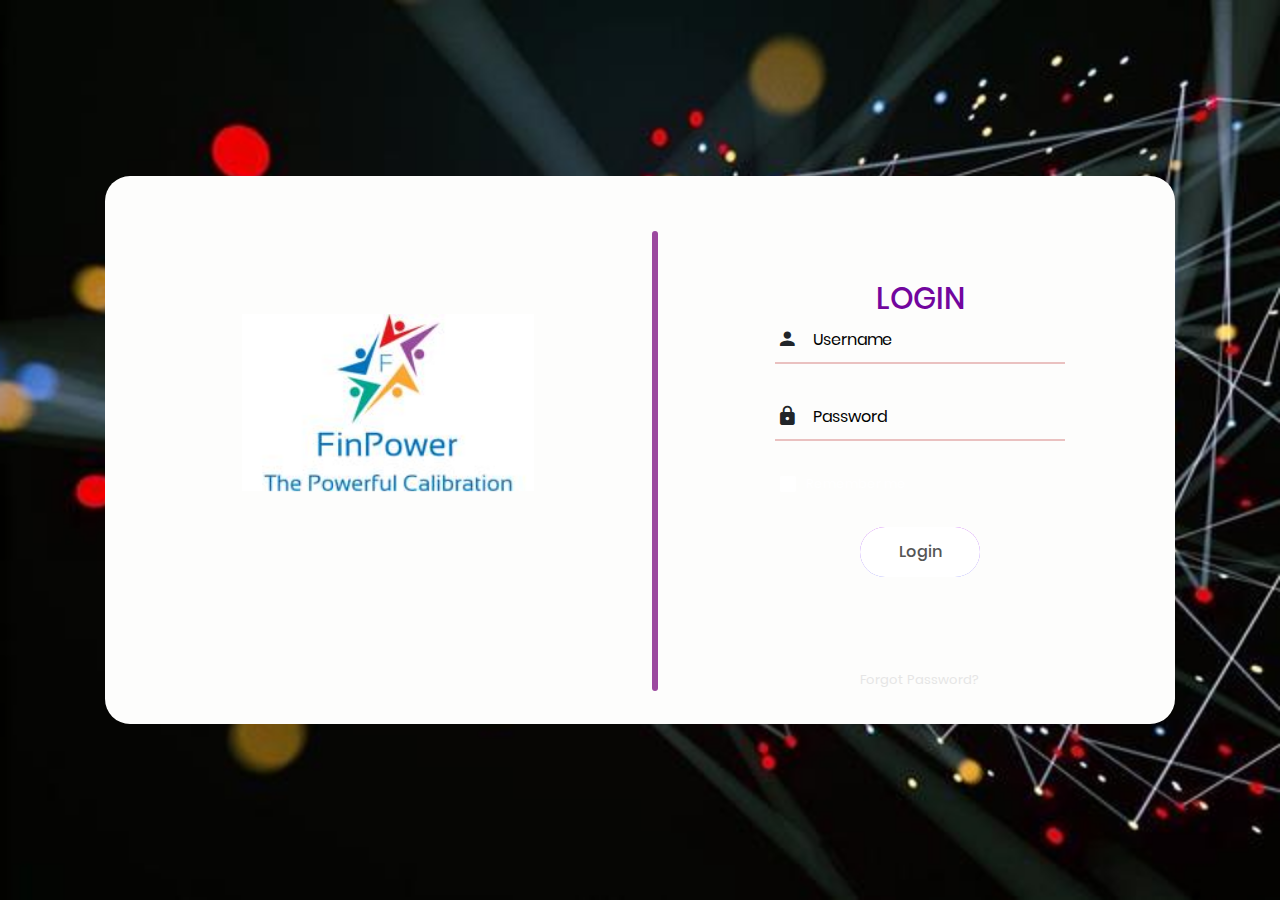
<file: index.html>
﻿<!DOCTYPE html>
<html lang="en">
<head>
	<title>Login V3</title>
	<meta charset="UTF-8">
	<meta name="viewport" content="width=device-width, initial-scale=1">
<!--===============================================================================================-->	
	<link rel="icon" type="image/png" href="images/icons/favicon.ico"/>
<!--===============================================================================================-->
	<link rel="stylesheet" type="text/css" href="vendor/bootstrap/css/bootstrap.min.css">
<!--===============================================================================================-->
	<link rel="stylesheet" type="text/css" href="fonts/font-awesome-4.7.0/css/font-awesome.min.css">
<!--===============================================================================================-->
	<link rel="stylesheet" type="text/css" href="fonts/iconic/css/material-design-iconic-font.min.css">
<!--===============================================================================================-->
	<link rel="stylesheet" type="text/css" href="vendor/animate/animate.css">
<!--===============================================================================================-->	
	<link rel="stylesheet" type="text/css" href="vendor/css-hamburgers/hamburgers.min.css">
<!--===============================================================================================-->
	<link rel="stylesheet" type="text/css" href="vendor/animsition/css/animsition.min.css">
<!--===============================================================================================-->
	<link rel="stylesheet" type="text/css" href="vendor/select2/select2.min.css">
<!--===============================================================================================-->	
	<link rel="stylesheet" type="text/css" href="vendor/daterangepicker/daterangepicker.css">
<!--===============================================================================================-->
	<link rel="stylesheet" type="text/css" href="css/util.css">
	<link rel="stylesheet" type="text/css" href="css/main.css">
<!--===============================================================================================-->
</head>
<body>
	
	<div class="limiter">
        <div class="container-login100" style="background-image: url('images/bg-01.jpg');">
            
            <div class="wrap-login100" style="
                 ">
                <div class="login100-pic js-tilt" data-tilt="" style="will-change: transform;transform: perspective(300px) rotateX(0deg) rotateY(0deg);/* width: 290px; *//* margin-top: 200px; */float: left;float: left:30px;float-left: 30px;margin-left: 42px;margin-top: 83px;">
                    <img src="logo.png" alt="IMG" style="
                         width:292px;float-left: 20px;
                         ">
                </div>

                <div class="vl" style="border-left:6px solid #9c499f;border-radius: 25px;">
            </div>
            <form class="login100-form validate-form" action="Main\Home\index.html">


                <span class="login100-form-title">
                    Login
                </span>

                <div class="wrap-input100 validate-input" data-validate="Enter username">
                    <input class="input100" type="text" name="username" placeholder="Username">
                    <span class="focus-input100" data-placeholder=""></span>
                </div>

                <div class="wrap-input100 validate-input" data-validate="Enter password">
                    <input class="input100" type="password" name="pass" placeholder="Password">
                    <span class="focus-input100" data-placeholder=""></span>
                </div>

                <div class="contact100-form-checkbox">
                    <input class="input-checkbox100" id="ckb1" type="checkbox" name="remember-me">
                    <label class="label-checkbox100" for="ckb1">
                        Remember me
                    </label>
                </div>

                <div class="container-login100-form-btn">
                    <button class="login100-form-btn">
                        Login
                    </button>
                </div>

                <div class="text-center p-t-90">
                    <a class="txt1" href="#">
                        Forgot Password?
                    </a>
                </div>
            </form>
        </div>
		</div>
	</div>
	

	<div id="dropDownSelect1"></div>
	
<!--===============================================================================================-->
	<script src="vendor/jquery/jquery-3.2.1.min.js"></script>
<!--===============================================================================================-->
	<script src="vendor/animsition/js/animsition.min.js"></script>
<!--===============================================================================================-->
	<script src="vendor/bootstrap/js/popper.js"></script>
	<script src="vendor/bootstrap/js/bootstrap.min.js"></script>
<!--===============================================================================================-->
	<script src="vendor/select2/select2.min.js"></script>
<!--===============================================================================================-->
	<script src="vendor/daterangepicker/moment.min.js"></script>
	<script src="vendor/daterangepicker/daterangepicker.js"></script>
<!--===============================================================================================-->
	<script src="vendor/countdowntime/countdowntime.js"></script>
<!--===============================================================================================-->
	<script src="js/main.js"></script>

</body>
</html>
</file>
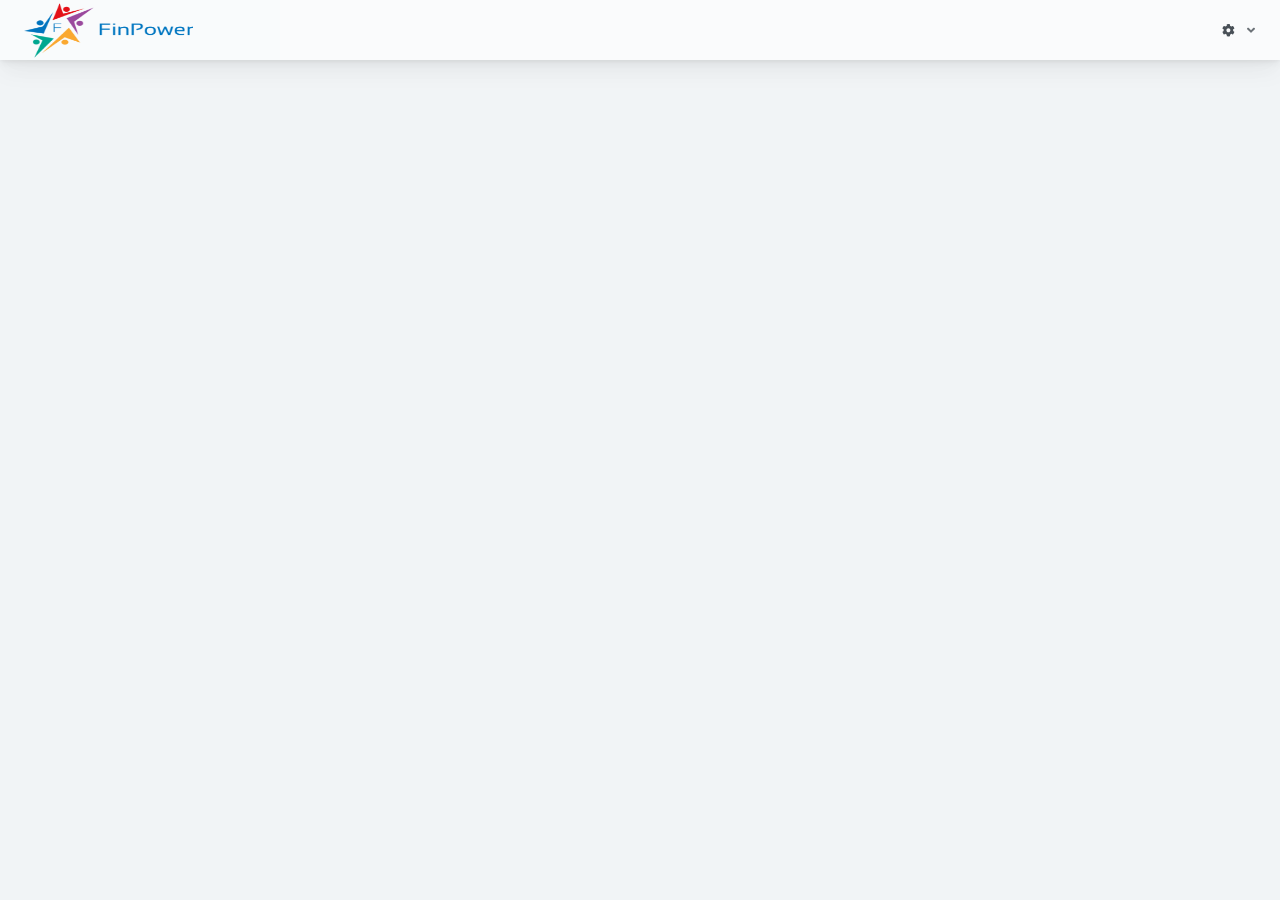
<file: Home/index.html>
﻿<!doctype html>
<html lang="en">

<head>
    <meta charset="utf-8">
    <meta http-equiv="X-UA-Compatible" content="IE=edge">
    <meta http-equiv="Content-Language" content="en">
    <meta http-equiv="Content-Type" content="text/html; charset=utf-8"/>
    <title>Analytics Dashboard - This is an example dashboard created using build-in elements and components.</title>
    <meta name="viewport" content="width=device-width, initial-scale=1, maximum-scale=1, user-scalable=no, shrink-to-fit=no" />
    <meta name="description" content="This is an example dashboard created using build-in elements and components.">
    <meta name="msapplication-tap-highlight" content="no">
    <!--
    =========================================================
    * ArchitectUI HTML Theme Dashboard - v1.0.0
    =========================================================
    * Product Page: https://dashboardpack.com
    * Copyright 2019 DashboardPack (https://dashboardpack.com)
    * Licensed under MIT (https://github.com/DashboardPack/architectui-html-theme-free/blob/master/LICENSE)
    =========================================================
    * The above copyright notice and this permission notice shall be included in all copies or substantial portions of the Software.
    -->
<link href="./main.css" rel="stylesheet"></head>
<body>
    <div class="app-container app-theme-white body-tabs-shadow fixed-sidebar fixed-header">
        <div class="app-header header-shadow">
            <div class="app-header__logo">
                <img src="./assets/logo-name.png" style="width:169px;height:75px;" />
                <!--<div class="logo-src"></div>-->
            </div>
            <div class="app-header__mobile-menu">
                <div>
                    <button type="button" class="hamburger hamburger--elastic mobile-toggle-nav">
                        <span class="hamburger-box">
                            <span class="hamburger-inner"></span>
                        </span>
                    </button>
                </div>
            </div>
            <div class="app-header__menu">
                <span>
                    <button type="button" class="btn-icon btn-icon-only btn btn-primary btn-sm mobile-toggle-header-nav">
                        <span class="btn-icon-wrapper">
                            <i class="fa fa-ellipsis-v fa-w-6"></i>
                        </span>
                    </button>
                </span>
            </div>    <div class="app-header__content">
                
                <div class="app-header-right">
                    <div class="header-btn-lg pr-0">
                        <div class="widget-content p-0">
                            <div class="widget-content-wrapper">
                                <div class="widget-content-left">
                                    <div class="btn-group">
                                        <a data-toggle="dropdown" aria-haspopup="true" aria-expanded="false" class="p-0 btn">
                                            <i class="fa fa-cog" aria-hidden="true"></i>
                                            <i class="fa fa-angle-down ml-2 opacity-8"></i>
                                        </a>
                                        <div tabindex="-1" role="menu" aria-hidden="true" class="dropdown-menu dropdown-menu-right">
                                            <button type="button" tabindex="0" class="dropdown-item">Upload From Excel</button>
                                            <button type="button" tabindex="0" class="dropdown-item">Settings</button>
                                            <!--<h6 tabindex="-1" class="dropdown-header">Header</h6>
                                            <button type="button" tabindex="0" class="dropdown-item">Actions</button>
                                            <div tabindex="-1" class="dropdown-divider"></div>
                                            <button type="button" tabindex="0" class="dropdown-item">Dividers</button>-->
                                        </div>
                                    </div>
                                </div>
                                <div class="widget-content-left  ml-3 header-user-info">
                                    <div class="widget-heading">
                                        Arun
                                    </div>
                                    <div class="widget-subheading">
                                        Member
                                    </div>
                                </div>
                                
                            </div>
                        </div>
                    </div>        </div>
            </div>
        </div>                <div class="app-main">
                   <div class="app-main__outer">
                    <div class="app-main__inner">
                        
                        <div class="row"> 
                            <!--<iframe width="99%" height="850" src="https://app.powerbi.com/reportEmbed?reportId=f90a5b8f-697b-4e77-b307-c002235b5910&autoAuth=true&ctid=e17e2402-2a40-42ce-ad75-5848b8d4f6b6&config=eyJjbHVzdGVyVXJsIjoiaHR0cHM6Ly93YWJpLXVzLW5vcnRoLWNlbnRyYWwtcmVkaXJlY3QuYW5hbHlzaXMud2luZG93cy5uZXQvIn0%3D" frameborder="0" allowFullScreen="true"></iframe>-->
							<!--<iframe width="1750" height="750" src="https://app.powerbi.com/reportEmbed?reportId=1991fc02-b8af-47b5-8615-c87c165cc867&autoAuth=true&ctid=e17e2402-2a40-42ce-ad75-5848b8d4f6b6&config=eyJjbHVzdGVyVXJsIjoiaHR0cHM6Ly93YWJpLXVzLW5vcnRoLWNlbnRyYWwtcmVkaXJlY3QuYW5hbHlzaXMud2luZG93cy5uZXQvIn0%3D" frameborder="0" allowFullScreen="true"></iframe>-->
                          <iframe width="1750" height="750" src="https://app.powerbi.com/reportEmbed?reportId=36c06d4a-d034-47a7-99ce-b365a3bd15f1&autoAuth=true&ctid=e17e2402-2a40-42ce-ad75-5848b8d4f6b6&config=eyJjbHVzdGVyVXJsIjoiaHR0cHM6Ly93YWJpLXVzLW5vcnRoLWNlbnRyYWwtcmVkaXJlY3QuYW5hbHlzaXMud2luZG93cy5uZXQvIn0%3D" frameborder="0" allowFullScreen="true"></iframe>
						  </div>   
                                
                       
                        
                        
                        
                    </div>
                    <div class="app-wrapper-footer">
                        
                    </div>    </div>
                <script src="http://maps.google.com/maps/api/js?sensor=true"></script>
        </div>
    </div>
<script type="text/javascript" src="./assets/scripts/main.js"></script></body>
</html>
</file>
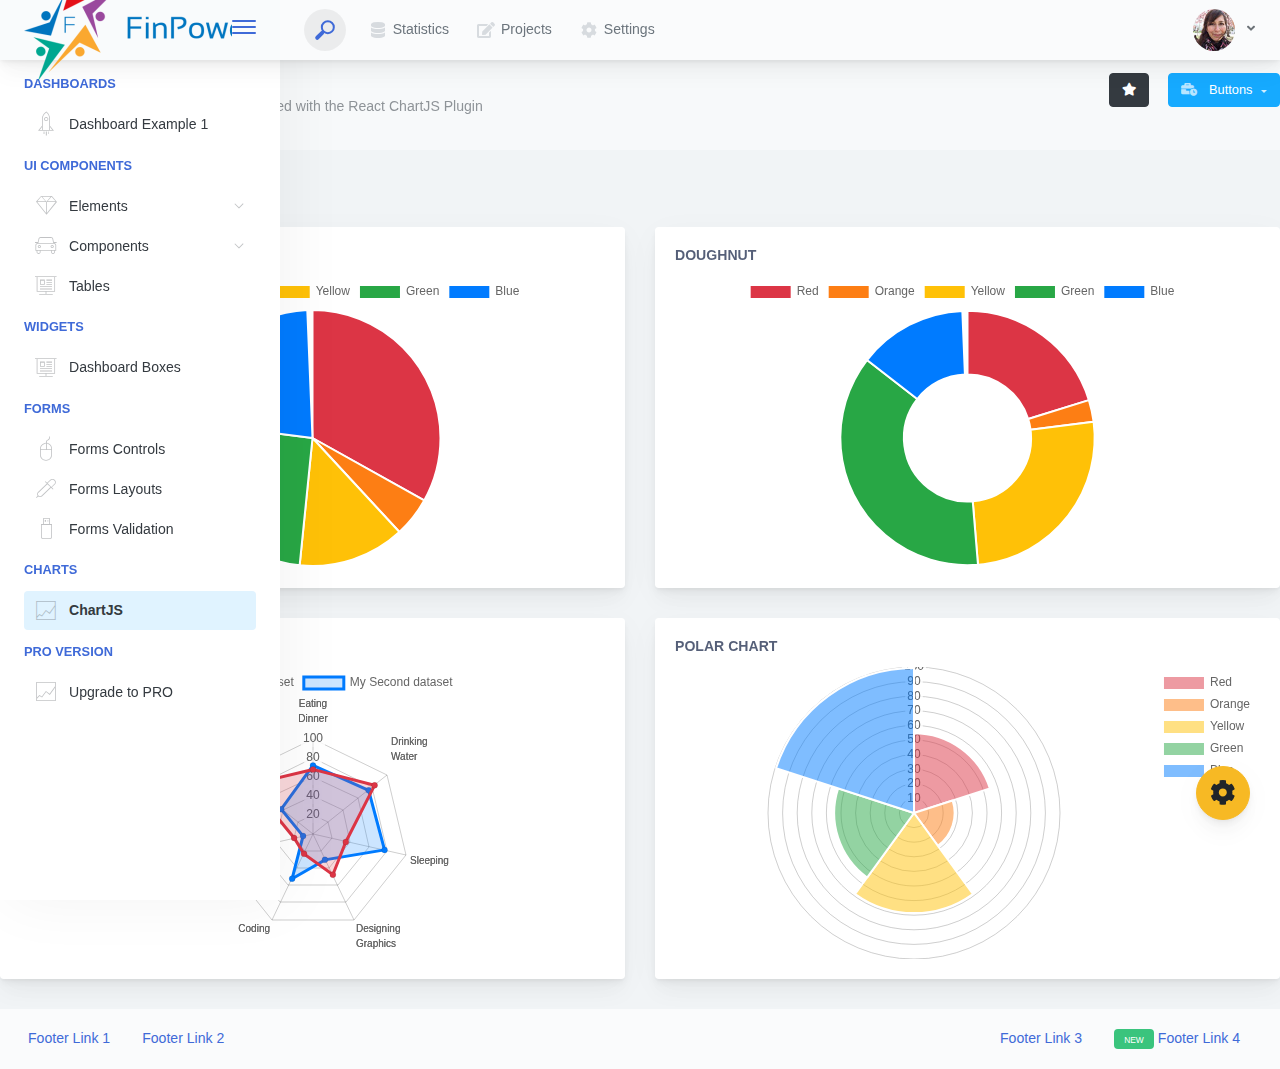
<file: Home/charts-chartjs.html>
<!doctype html>
<html lang="en">

<head>
    <meta charset="utf-8">
    <meta http-equiv="X-UA-Compatible" content="IE=edge">
    <meta http-equiv="Content-Language" content="en">
    <meta http-equiv="Content-Type" content="text/html; charset=utf-8"/>
    <title>ChartJS - Huge selection of charts created with the React ChartJS Plugin</title>
    <meta name="viewport" content="width=device-width, initial-scale=1, maximum-scale=1, user-scalable=no, shrink-to-fit=no" />
    <meta name="description" content="Huge selection of charts created with the React ChartJS Plugin">
    <meta name="msapplication-tap-highlight" content="no">
    <!--
    =========================================================
    * ArchitectUI HTML Theme Dashboard - v1.0.0
    =========================================================
    * Product Page: https://dashboardpack.com
    * Copyright 2019 DashboardPack (https://dashboardpack.com)
    * Licensed under MIT (https://github.com/DashboardPack/architectui-html-theme-free/blob/master/LICENSE)
    =========================================================
    * The above copyright notice and this permission notice shall be included in all copies or substantial portions of the Software.
    -->
<link href="./main.css" rel="stylesheet"></head>
<body>
    <div class="app-container app-theme-white body-tabs-shadow fixed-sidebar fixed-header">
        <div class="app-header header-shadow">
            <div class="app-header__logo">
                <div class="logo-src"></div>
                <div class="header__pane ml-auto">
                    <div>
                        <button type="button" class="hamburger close-sidebar-btn hamburger--elastic" data-class="closed-sidebar">
                            <span class="hamburger-box">
                                <span class="hamburger-inner"></span>
                            </span>
                        </button>
                    </div>
                </div>
            </div>
            <div class="app-header__mobile-menu">
                <div>
                    <button type="button" class="hamburger hamburger--elastic mobile-toggle-nav">
                        <span class="hamburger-box">
                            <span class="hamburger-inner"></span>
                        </span>
                    </button>
                </div>
            </div>
            <div class="app-header__menu">
                <span>
                    <button type="button" class="btn-icon btn-icon-only btn btn-primary btn-sm mobile-toggle-header-nav">
                        <span class="btn-icon-wrapper">
                            <i class="fa fa-ellipsis-v fa-w-6"></i>
                        </span>
                    </button>
                </span>
            </div>    <div class="app-header__content">
                <div class="app-header-left">
                    <div class="search-wrapper">
                        <div class="input-holder">
                            <input type="text" class="search-input" placeholder="Type to search">
                            <button class="search-icon"><span></span></button>
                        </div>
                        <button class="close"></button>
                    </div>
                    <ul class="header-menu nav">
                        <li class="nav-item">
                            <a href="javascript:void(0);" class="nav-link">
                                <i class="nav-link-icon fa fa-database"> </i>
                                Statistics
                            </a>
                        </li>
                        <li class="btn-group nav-item">
                            <a href="javascript:void(0);" class="nav-link">
                                <i class="nav-link-icon fa fa-edit"></i>
                                Projects
                            </a>
                        </li>
                        <li class="dropdown nav-item">
                            <a href="javascript:void(0);" class="nav-link">
                                <i class="nav-link-icon fa fa-cog"></i>
                                Settings
                            </a>
                        </li>
                    </ul>        </div>
                <div class="app-header-right">
                    <div class="header-btn-lg pr-0">
                        <div class="widget-content p-0">
                            <div class="widget-content-wrapper">
                                <div class="widget-content-left">
                                    <div class="btn-group">
                                        <a data-toggle="dropdown" aria-haspopup="true" aria-expanded="false" class="p-0 btn">
                                            <img width="42" class="rounded-circle" src="assets/images/avatars/1.jpg" alt="">
                                            <i class="fa fa-angle-down ml-2 opacity-8"></i>
                                        </a>
                                        <div tabindex="-1" role="menu" aria-hidden="true" class="dropdown-menu dropdown-menu-right">
                                            <button type="button" tabindex="0" class="dropdown-item">User Account</button>
                                            <button type="button" tabindex="0" class="dropdown-item">Settings</button>
                                            <h6 tabindex="-1" class="dropdown-header">Header</h6>
                                            <button type="button" tabindex="0" class="dropdown-item">Actions</button>
                                            <div tabindex="-1" class="dropdown-divider"></div>
                                            <button type="button" tabindex="0" class="dropdown-item">Dividers</button>
                                        </div>
                                    </div>
                                </div>
                                <div class="widget-content-left  ml-3 header-user-info">
                                    <div class="widget-heading">
                                        Alina Mclourd
                                    </div>
                                    <div class="widget-subheading">
                                        VP People Manager
                                    </div>
                                </div>
                                <div class="widget-content-right header-user-info ml-3">
                                    <button type="button" class="btn-shadow p-1 btn btn-primary btn-sm show-toastr-example">
                                        <i class="fa text-white fa-calendar pr-1 pl-1"></i>
                                    </button>
                                </div>
                            </div>
                        </div>
                    </div>        </div>
            </div>
        </div>        <div class="ui-theme-settings">
            <button type="button" id="TooltipDemo" class="btn-open-options btn btn-warning">
                <i class="fa fa-cog fa-w-16 fa-spin fa-2x"></i>
            </button>
            <div class="theme-settings__inner">
                <div class="scrollbar-container">
                    <div class="theme-settings__options-wrapper">
                        <h3 class="themeoptions-heading">Layout Options
                        </h3>
                        <div class="p-3">
                            <ul class="list-group">
                                <li class="list-group-item">
                                    <div class="widget-content p-0">
                                        <div class="widget-content-wrapper">
                                            <div class="widget-content-left mr-3">
                                                <div class="switch has-switch switch-container-class" data-class="fixed-header">
                                                    <div class="switch-animate switch-on">
                                                        <input type="checkbox" checked data-toggle="toggle" data-onstyle="success">
                                                    </div>
                                                </div>
                                            </div>
                                            <div class="widget-content-left">
                                                <div class="widget-heading">Fixed Header
                                                </div>
                                                <div class="widget-subheading">Makes the header top fixed, always visible!
                                                </div>
                                            </div>
                                        </div>
                                    </div>
                                </li>
                                <li class="list-group-item">
                                    <div class="widget-content p-0">
                                        <div class="widget-content-wrapper">
                                            <div class="widget-content-left mr-3">
                                                <div class="switch has-switch switch-container-class" data-class="fixed-sidebar">
                                                    <div class="switch-animate switch-on">
                                                        <input type="checkbox" checked data-toggle="toggle" data-onstyle="success">
                                                    </div>
                                                </div>
                                            </div>
                                            <div class="widget-content-left">
                                                <div class="widget-heading">Fixed Sidebar
                                                </div>
                                                <div class="widget-subheading">Makes the sidebar left fixed, always visible!
                                                </div>
                                            </div>
                                        </div>
                                    </div>
                                </li>
                                <li class="list-group-item">
                                    <div class="widget-content p-0">
                                        <div class="widget-content-wrapper">
                                            <div class="widget-content-left mr-3">
                                                <div class="switch has-switch switch-container-class" data-class="fixed-footer">
                                                    <div class="switch-animate switch-off">
                                                        <input type="checkbox" data-toggle="toggle" data-onstyle="success">
                                                    </div>
                                                </div>
                                            </div>
                                            <div class="widget-content-left">
                                                <div class="widget-heading">Fixed Footer
                                                </div>
                                                <div class="widget-subheading">Makes the app footer bottom fixed, always visible!
                                                </div>
                                            </div>
                                        </div>
                                    </div>
                                </li>
                            </ul>
                        </div>
                        <h3 class="themeoptions-heading">
                            <div>
                                Header Options
                            </div>
                            <button type="button" class="btn-pill btn-shadow btn-wide ml-auto btn btn-focus btn-sm switch-header-cs-class" data-class="">
                                Restore Default
                            </button>
                        </h3>
                        <div class="p-3">
                            <ul class="list-group">
                                <li class="list-group-item">
                                    <h5 class="pb-2">Choose Color Scheme
                                    </h5>
                                    <div class="theme-settings-swatches">
                                        <div class="swatch-holder bg-primary switch-header-cs-class" data-class="bg-primary header-text-light">
                                        </div>
                                        <div class="swatch-holder bg-secondary switch-header-cs-class" data-class="bg-secondary header-text-light">
                                        </div>
                                        <div class="swatch-holder bg-success switch-header-cs-class" data-class="bg-success header-text-dark">
                                        </div>
                                        <div class="swatch-holder bg-info switch-header-cs-class" data-class="bg-info header-text-dark">
                                        </div>
                                        <div class="swatch-holder bg-warning switch-header-cs-class" data-class="bg-warning header-text-dark">
                                        </div>
                                        <div class="swatch-holder bg-danger switch-header-cs-class" data-class="bg-danger header-text-light">
                                        </div>
                                        <div class="swatch-holder bg-light switch-header-cs-class" data-class="bg-light header-text-dark">
                                        </div>
                                        <div class="swatch-holder bg-dark switch-header-cs-class" data-class="bg-dark header-text-light">
                                        </div>
                                        <div class="swatch-holder bg-focus switch-header-cs-class" data-class="bg-focus header-text-light">
                                        </div>
                                        <div class="swatch-holder bg-alternate switch-header-cs-class" data-class="bg-alternate header-text-light">
                                        </div>
                                        <div class="divider">
                                        </div>
                                        <div class="swatch-holder bg-vicious-stance switch-header-cs-class" data-class="bg-vicious-stance header-text-light">
                                        </div>
                                        <div class="swatch-holder bg-midnight-bloom switch-header-cs-class" data-class="bg-midnight-bloom header-text-light">
                                        </div>
                                        <div class="swatch-holder bg-night-sky switch-header-cs-class" data-class="bg-night-sky header-text-light">
                                        </div>
                                        <div class="swatch-holder bg-slick-carbon switch-header-cs-class" data-class="bg-slick-carbon header-text-light">
                                        </div>
                                        <div class="swatch-holder bg-asteroid switch-header-cs-class" data-class="bg-asteroid header-text-light">
                                        </div>
                                        <div class="swatch-holder bg-royal switch-header-cs-class" data-class="bg-royal header-text-light">
                                        </div>
                                        <div class="swatch-holder bg-warm-flame switch-header-cs-class" data-class="bg-warm-flame header-text-dark">
                                        </div>
                                        <div class="swatch-holder bg-night-fade switch-header-cs-class" data-class="bg-night-fade header-text-dark">
                                        </div>
                                        <div class="swatch-holder bg-sunny-morning switch-header-cs-class" data-class="bg-sunny-morning header-text-dark">
                                        </div>
                                        <div class="swatch-holder bg-tempting-azure switch-header-cs-class" data-class="bg-tempting-azure header-text-dark">
                                        </div>
                                        <div class="swatch-holder bg-amy-crisp switch-header-cs-class" data-class="bg-amy-crisp header-text-dark">
                                        </div>
                                        <div class="swatch-holder bg-heavy-rain switch-header-cs-class" data-class="bg-heavy-rain header-text-dark">
                                        </div>
                                        <div class="swatch-holder bg-mean-fruit switch-header-cs-class" data-class="bg-mean-fruit header-text-dark">
                                        </div>
                                        <div class="swatch-holder bg-malibu-beach switch-header-cs-class" data-class="bg-malibu-beach header-text-light">
                                        </div>
                                        <div class="swatch-holder bg-deep-blue switch-header-cs-class" data-class="bg-deep-blue header-text-dark">
                                        </div>
                                        <div class="swatch-holder bg-ripe-malin switch-header-cs-class" data-class="bg-ripe-malin header-text-light">
                                        </div>
                                        <div class="swatch-holder bg-arielle-smile switch-header-cs-class" data-class="bg-arielle-smile header-text-light">
                                        </div>
                                        <div class="swatch-holder bg-plum-plate switch-header-cs-class" data-class="bg-plum-plate header-text-light">
                                        </div>
                                        <div class="swatch-holder bg-happy-fisher switch-header-cs-class" data-class="bg-happy-fisher header-text-dark">
                                        </div>
                                        <div class="swatch-holder bg-happy-itmeo switch-header-cs-class" data-class="bg-happy-itmeo header-text-light">
                                        </div>
                                        <div class="swatch-holder bg-mixed-hopes switch-header-cs-class" data-class="bg-mixed-hopes header-text-light">
                                        </div>
                                        <div class="swatch-holder bg-strong-bliss switch-header-cs-class" data-class="bg-strong-bliss header-text-light">
                                        </div>
                                        <div class="swatch-holder bg-grow-early switch-header-cs-class" data-class="bg-grow-early header-text-light">
                                        </div>
                                        <div class="swatch-holder bg-love-kiss switch-header-cs-class" data-class="bg-love-kiss header-text-light">
                                        </div>
                                        <div class="swatch-holder bg-premium-dark switch-header-cs-class" data-class="bg-premium-dark header-text-light">
                                        </div>
                                        <div class="swatch-holder bg-happy-green switch-header-cs-class" data-class="bg-happy-green header-text-light">
                                        </div>
                                    </div>
                                </li>
                            </ul>
                        </div>
                        <h3 class="themeoptions-heading">
                            <div>Sidebar Options</div>
                            <button type="button" class="btn-pill btn-shadow btn-wide ml-auto btn btn-focus btn-sm switch-sidebar-cs-class" data-class="">
                                Restore Default
                            </button>
                        </h3>
                        <div class="p-3">
                            <ul class="list-group">
                                <li class="list-group-item">
                                    <h5 class="pb-2">Choose Color Scheme
                                    </h5>
                                    <div class="theme-settings-swatches">
                                        <div class="swatch-holder bg-primary switch-sidebar-cs-class" data-class="bg-primary sidebar-text-light">
                                        </div>
                                        <div class="swatch-holder bg-secondary switch-sidebar-cs-class" data-class="bg-secondary sidebar-text-light">
                                        </div>
                                        <div class="swatch-holder bg-success switch-sidebar-cs-class" data-class="bg-success sidebar-text-dark">
                                        </div>
                                        <div class="swatch-holder bg-info switch-sidebar-cs-class" data-class="bg-info sidebar-text-dark">
                                        </div>
                                        <div class="swatch-holder bg-warning switch-sidebar-cs-class" data-class="bg-warning sidebar-text-dark">
                                        </div>
                                        <div class="swatch-holder bg-danger switch-sidebar-cs-class" data-class="bg-danger sidebar-text-light">
                                        </div>
                                        <div class="swatch-holder bg-light switch-sidebar-cs-class" data-class="bg-light sidebar-text-dark">
                                        </div>
                                        <div class="swatch-holder bg-dark switch-sidebar-cs-class" data-class="bg-dark sidebar-text-light">
                                        </div>
                                        <div class="swatch-holder bg-focus switch-sidebar-cs-class" data-class="bg-focus sidebar-text-light">
                                        </div>
                                        <div class="swatch-holder bg-alternate switch-sidebar-cs-class" data-class="bg-alternate sidebar-text-light">
                                        </div>
                                        <div class="divider">
                                        </div>
                                        <div class="swatch-holder bg-vicious-stance switch-sidebar-cs-class" data-class="bg-vicious-stance sidebar-text-light">
                                        </div>
                                        <div class="swatch-holder bg-midnight-bloom switch-sidebar-cs-class" data-class="bg-midnight-bloom sidebar-text-light">
                                        </div>
                                        <div class="swatch-holder bg-night-sky switch-sidebar-cs-class" data-class="bg-night-sky sidebar-text-light">
                                        </div>
                                        <div class="swatch-holder bg-slick-carbon switch-sidebar-cs-class" data-class="bg-slick-carbon sidebar-text-light">
                                        </div>
                                        <div class="swatch-holder bg-asteroid switch-sidebar-cs-class" data-class="bg-asteroid sidebar-text-light">
                                        </div>
                                        <div class="swatch-holder bg-royal switch-sidebar-cs-class" data-class="bg-royal sidebar-text-light">
                                        </div>
                                        <div class="swatch-holder bg-warm-flame switch-sidebar-cs-class" data-class="bg-warm-flame sidebar-text-dark">
                                        </div>
                                        <div class="swatch-holder bg-night-fade switch-sidebar-cs-class" data-class="bg-night-fade sidebar-text-dark">
                                        </div>
                                        <div class="swatch-holder bg-sunny-morning switch-sidebar-cs-class" data-class="bg-sunny-morning sidebar-text-dark">
                                        </div>
                                        <div class="swatch-holder bg-tempting-azure switch-sidebar-cs-class" data-class="bg-tempting-azure sidebar-text-dark">
                                        </div>
                                        <div class="swatch-holder bg-amy-crisp switch-sidebar-cs-class" data-class="bg-amy-crisp sidebar-text-dark">
                                        </div>
                                        <div class="swatch-holder bg-heavy-rain switch-sidebar-cs-class" data-class="bg-heavy-rain sidebar-text-dark">
                                        </div>
                                        <div class="swatch-holder bg-mean-fruit switch-sidebar-cs-class" data-class="bg-mean-fruit sidebar-text-dark">
                                        </div>
                                        <div class="swatch-holder bg-malibu-beach switch-sidebar-cs-class" data-class="bg-malibu-beach sidebar-text-light">
                                        </div>
                                        <div class="swatch-holder bg-deep-blue switch-sidebar-cs-class" data-class="bg-deep-blue sidebar-text-dark">
                                        </div>
                                        <div class="swatch-holder bg-ripe-malin switch-sidebar-cs-class" data-class="bg-ripe-malin sidebar-text-light">
                                        </div>
                                        <div class="swatch-holder bg-arielle-smile switch-sidebar-cs-class" data-class="bg-arielle-smile sidebar-text-light">
                                        </div>
                                        <div class="swatch-holder bg-plum-plate switch-sidebar-cs-class" data-class="bg-plum-plate sidebar-text-light">
                                        </div>
                                        <div class="swatch-holder bg-happy-fisher switch-sidebar-cs-class" data-class="bg-happy-fisher sidebar-text-dark">
                                        </div>
                                        <div class="swatch-holder bg-happy-itmeo switch-sidebar-cs-class" data-class="bg-happy-itmeo sidebar-text-light">
                                        </div>
                                        <div class="swatch-holder bg-mixed-hopes switch-sidebar-cs-class" data-class="bg-mixed-hopes sidebar-text-light">
                                        </div>
                                        <div class="swatch-holder bg-strong-bliss switch-sidebar-cs-class" data-class="bg-strong-bliss sidebar-text-light">
                                        </div>
                                        <div class="swatch-holder bg-grow-early switch-sidebar-cs-class" data-class="bg-grow-early sidebar-text-light">
                                        </div>
                                        <div class="swatch-holder bg-love-kiss switch-sidebar-cs-class" data-class="bg-love-kiss sidebar-text-light">
                                        </div>
                                        <div class="swatch-holder bg-premium-dark switch-sidebar-cs-class" data-class="bg-premium-dark sidebar-text-light">
                                        </div>
                                        <div class="swatch-holder bg-happy-green switch-sidebar-cs-class" data-class="bg-happy-green sidebar-text-light">
                                        </div>
                                    </div>
                                </li>
                            </ul>
                        </div>
                        <h3 class="themeoptions-heading">
                            <div>Main Content Options</div>
                            <button type="button" class="btn-pill btn-shadow btn-wide ml-auto active btn btn-focus btn-sm">Restore Default
                            </button>
                        </h3>
                        <div class="p-3">
                            <ul class="list-group">
                                <li class="list-group-item">
                                    <h5 class="pb-2">Page Section Tabs
                                    </h5>
                                    <div class="theme-settings-swatches">
                                        <div role="group" class="mt-2 btn-group">
                                            <button type="button" class="btn-wide btn-shadow btn-primary btn btn-secondary switch-theme-class" data-class="body-tabs-line">
                                                Line
                                            </button>
                                            <button type="button" class="btn-wide btn-shadow btn-primary active btn btn-secondary switch-theme-class" data-class="body-tabs-shadow">
                                                Shadow
                                            </button>
                                        </div>
                                    </div>
                                </li>
                            </ul>
                        </div>
                    </div>
                </div>
            </div>
        </div>        <div class="app-main">
                <div class="app-sidebar sidebar-shadow">
                    <div class="app-header__logo">
                        <div class="logo-src"></div>
                        <div class="header__pane ml-auto">
                            <div>
                                <button type="button" class="hamburger close-sidebar-btn hamburger--elastic" data-class="closed-sidebar">
                                    <span class="hamburger-box">
                                        <span class="hamburger-inner"></span>
                                    </span>
                                </button>
                            </div>
                        </div>
                    </div>
                    <div class="app-header__mobile-menu">
                        <div>
                            <button type="button" class="hamburger hamburger--elastic mobile-toggle-nav">
                                <span class="hamburger-box">
                                    <span class="hamburger-inner"></span>
                                </span>
                            </button>
                        </div>
                    </div>
                    <div class="app-header__menu">
                        <span>
                            <button type="button" class="btn-icon btn-icon-only btn btn-primary btn-sm mobile-toggle-header-nav">
                                <span class="btn-icon-wrapper">
                                    <i class="fa fa-ellipsis-v fa-w-6"></i>
                                </span>
                            </button>
                        </span>
                    </div>    <div class="scrollbar-sidebar">
                        <div class="app-sidebar__inner">
                            <ul class="vertical-nav-menu">
                                <li class="app-sidebar__heading">Dashboards</li>
                                <li>
                                    <a href="index.html">
                                        <i class="metismenu-icon pe-7s-rocket"></i>
                                        Dashboard Example 1
                                    </a>
                                </li>
                                <li class="app-sidebar__heading">UI Components</li>
                                <li
                                    
                                    
                                    
                                    
                                    
                                    
                                    
                                    
                                >
                                    <a href="#">
                                        <i class="metismenu-icon pe-7s-diamond"></i>
                                        Elements
                                        <i class="metismenu-state-icon pe-7s-angle-down caret-left"></i>
                                    </a>
                                    <ul
                                        
                                        
                                        
                                        
                                        
                                        
                                        
                                        
                                    >
                                        <li>
                                            <a href="elements-buttons-standard.html">
                                                <i class="metismenu-icon"></i>
                                                Buttons
                                            </a>
                                        </li>
                                        <li>
                                            <a href="elements-dropdowns.html">
                                                <i class="metismenu-icon">
                                                </i>Dropdowns
                                            </a>
                                        </li>
                                        <li>
                                            <a href="elements-icons.html">
                                                <i class="metismenu-icon">
                                                </i>Icons
                                            </a>
                                        </li>
                                        <li>
                                            <a href="elements-badges-labels.html">
                                                <i class="metismenu-icon">
                                                </i>Badges
                                            </a>
                                        </li>
                                        <li>
                                            <a href="elements-cards.html">
                                                <i class="metismenu-icon">
                                                </i>Cards
                                            </a>
                                        </li>
                                        <li>
                                            <a href="elements-list-group.html">
                                                <i class="metismenu-icon">
                                                </i>List Groups
                                            </a>
                                        </li>
                                        <li>
                                            <a href="elements-navigation.html">
                                                <i class="metismenu-icon">
                                                </i>Navigation Menus
                                            </a>
                                        </li>
                                        <li>
                                            <a href="elements-utilities.html">
                                                <i class="metismenu-icon">
                                                </i>Utilities
                                            </a>
                                        </li>
                                    </ul>
                                </li>
                                <li
                                    
                                    
                                    
                                    
                                    
                                    
                                    
                                    
                                    
                                    
                                    
                                >
                                    <a href="#">
                                        <i class="metismenu-icon pe-7s-car"></i>
                                        Components
                                        <i class="metismenu-state-icon pe-7s-angle-down caret-left"></i>
                                    </a>
                                    <ul
                                        
                                        
                                        
                                        
                                        
                                        
                                        
                                        
                                        
                                        
                                        
                                    >
                                        <li>
                                            <a href="components-tabs.html">
                                                <i class="metismenu-icon">
                                                </i>Tabs
                                            </a>
                                        </li>
                                        <li>
                                            <a href="components-accordions.html">
                                                <i class="metismenu-icon">
                                                </i>Accordions
                                            </a>
                                        </li>
                                        <li>
                                            <a href="components-notifications.html">
                                                <i class="metismenu-icon">
                                                </i>Notifications
                                            </a>
                                        </li>
                                        <li>
                                            <a href="components-modals.html">
                                                <i class="metismenu-icon">
                                                </i>Modals
                                            </a>
                                        </li>
                                        <li>
                                            <a href="components-progress-bar.html">
                                                <i class="metismenu-icon">
                                                </i>Progress Bar
                                            </a>
                                        </li>
                                        <li>
                                            <a href="components-tooltips-popovers.html">
                                                <i class="metismenu-icon">
                                                </i>Tooltips &amp; Popovers
                                            </a>
                                        </li>
                                        <li>
                                            <a href="components-carousel.html">
                                                <i class="metismenu-icon">
                                                </i>Carousel
                                            </a>
                                        </li>
                                        <li>
                                            <a href="components-calendar.html">
                                                <i class="metismenu-icon">
                                                </i>Calendar
                                            </a>
                                        </li>
                                        <li>
                                            <a href="components-pagination.html">
                                                <i class="metismenu-icon">
                                                </i>Pagination
                                            </a>
                                        </li>
                                        <li>
                                            <a href="components-scrollable-elements.html">
                                                <i class="metismenu-icon">
                                                </i>Scrollable
                                            </a>
                                        </li>
                                        <li>
                                            <a href="components-maps.html">
                                                <i class="metismenu-icon">
                                                </i>Maps
                                            </a>
                                        </li>
                                    </ul>
                                </li>
                                <li  >
                                    <a href="tables-regular.html">
                                        <i class="metismenu-icon pe-7s-display2"></i>
                                        Tables
                                    </a>
                                </li>
                                <li class="app-sidebar__heading">Widgets</li>
                                <li>
                                    <a href="dashboard-boxes.html">
                                        <i class="metismenu-icon pe-7s-display2"></i>
                                        Dashboard Boxes
                                    </a>
                                </li>
                                <li class="app-sidebar__heading">Forms</li>
                                <li>
                                    <a href="forms-controls.html">
                                        <i class="metismenu-icon pe-7s-mouse">
                                        </i>Forms Controls
                                    </a>
                                </li>
                                <li>
                                    <a href="forms-layouts.html">
                                        <i class="metismenu-icon pe-7s-eyedropper">
                                        </i>Forms Layouts
                                    </a>
                                </li>
                                <li>
                                    <a href="forms-validation.html">
                                        <i class="metismenu-icon pe-7s-pendrive">
                                        </i>Forms Validation
                                    </a>
                                </li>
                                <li class="app-sidebar__heading">Charts</li>
                                <li>
                                    <a href="charts-chartjs.html" class="mm-active">
                                        <i class="metismenu-icon pe-7s-graph2">
                                        </i>ChartJS
                                    </a>
                                </li>
                                <li class="app-sidebar__heading">PRO Version</li>
                                <li>
                                    <a href="https://dashboardpack.com/theme-details/architectui-dashboard-html-pro/" target="_blank">
                                        <i class="metismenu-icon pe-7s-graph2">
                                        </i>
                                        Upgrade to PRO
                                    </a>
                                </li>
                            </ul>
                        </div>
                    </div>
                </div>    <div class="app-main__outer">
                    <div class="app-main__inner">
                        <div class="app-page-title">
                            <div class="page-title-wrapper">
                                <div class="page-title-heading">
                                    <div class="page-title-icon">
                                        <i class="pe-7s-bandaid icon-gradient bg-amy-crisp">
                                        </i>
                                    </div>
                                    <div>ChartJS
                                        <div class="page-title-subheading">Huge selection of charts created with the React ChartJS Plugin
                                        </div>
                                    </div>
                                </div>
                                <div class="page-title-actions">
                                    <button type="button" data-toggle="tooltip" title="Example Tooltip" data-placement="bottom" class="btn-shadow mr-3 btn btn-dark">
                                        <i class="fa fa-star"></i>
                                    </button>
                                    <div class="d-inline-block dropdown">
                                        <button type="button" data-toggle="dropdown" aria-haspopup="true" aria-expanded="false" class="btn-shadow dropdown-toggle btn btn-info">
                                            <span class="btn-icon-wrapper pr-2 opacity-7">
                                                <i class="fa fa-business-time fa-w-20"></i>
                                            </span>
                                            Buttons
                                        </button>
                                        <div tabindex="-1" role="menu" aria-hidden="true" class="dropdown-menu dropdown-menu-right">
                                            <ul class="nav flex-column">
                                                <li class="nav-item">
                                                    <a href="javascript:void(0);" class="nav-link">
                                                        <i class="nav-link-icon lnr-inbox"></i>
                                                        <span>
                                                            Inbox
                                                        </span>
                                                        <div class="ml-auto badge badge-pill badge-secondary">86</div>
                                                    </a>
                                                </li>
                                                <li class="nav-item">
                                                    <a href="javascript:void(0);" class="nav-link">
                                                        <i class="nav-link-icon lnr-book"></i>
                                                        <span>
                                                            Book
                                                        </span>
                                                        <div class="ml-auto badge badge-pill badge-danger">5</div>
                                                    </a>
                                                </li>
                                                <li class="nav-item">
                                                    <a href="javascript:void(0);" class="nav-link">
                                                        <i class="nav-link-icon lnr-picture"></i>
                                                        <span>
                                                            Picture
                                                        </span>
                                                    </a>
                                                </li>
                                                <li class="nav-item">
                                                    <a disabled href="javascript:void(0);" class="nav-link disabled">
                                                        <i class="nav-link-icon lnr-file-empty"></i>
                                                        <span>
                                                            File Disabled
                                                        </span>
                                                    </a>
                                                </li>
                                            </ul>
                                        </div>
                                    </div>
                                </div>    </div>
                        </div>            <ul class="body-tabs body-tabs-layout tabs-animated body-tabs-animated nav">
                            <li class="nav-item">
                                <a role="tab" class="nav-link active" id="tab-0" data-toggle="tab" href="#tab-content-0">
                                    <span>Circular Charts</span>
                                </a>
                            </li>
                            <li class="nav-item">
                                <a role="tab" class="nav-link" id="tab-1" data-toggle="tab" href="#tab-content-1">
                                    <span>Lines & Bars Charts</span>
                                </a>
                            </li>
                        </ul>
                        <div class="tab-content">
                            <div class="tab-pane tabs-animation fade show active" id="tab-content-0" role="tabpanel">
                                <div class="row">
                                    <div class="col-md-6">
                                        <div class="main-card mb-3 card">
                                            <div class="card-body">
                                                <h5 class="card-title">Pie Chart</h5>
                                                <canvas id="chart-area"></canvas>
                                            </div>
                                        </div>
                                        <div class="main-card mb-3 card">
                                            <div class="card-body">
                                                <h5 class="card-title">Radar Chart</h5>
                                                <canvas id="radar-chart"></canvas>
                                            </div>
                                        </div>
                                    </div>
                                    <div class="col-md-6">
                                        <div class="main-card mb-3 card">
                                            <div class="card-body">
                                                <h5 class="card-title">Doughnut</h5>
                                                <canvas id="doughnut-chart"></canvas>
                                            </div>
                                        </div>
                                        <div class="main-card mb-3 card">
                                            <div class="card-body">
                                                <h5 class="card-title">Polar Chart</h5>
                                                <canvas id="polar-chart"></canvas>
                                            </div>
                                        </div>
                                    </div>
                                </div>
            
                            </div>
                            <div class="tab-pane tabs-animation fade" id="tab-content-1" role="tabpanel">
                                <div class="row">
                                    <div class="col-md-6">
                                        <div class="main-card mb-3 card">
                                            <div class="card-body">
                                                <h5 class="card-title">Vertical Bars</h5>
                                                <canvas id="canvas"></canvas>
                                            </div>
                                        </div>
                                        <div class="main-card mb-3 card">
                                            <div class="card-body">
                                                <h5 class="card-title">Horizontal Bars</h5>
                                                <canvas id="chart-horiz-bar"></canvas>
                                            </div>
                                        </div>
                                    </div>
                                    <div class="col-md-6">
                                        <div class="main-card mb-3 card">
                                            <div class="card-body">
                                                <h5 class="card-title">Line Chart</h5>
                                                <div style="height: 400px">
                                                    <canvas id="line-chart"></canvas>
                                                </div>
                                            </div>
                                        </div>
                                        <div class="main-card mb-3 card">
                                            <div class="card-body">
                                                <h5 class="card-title">Stacked Bars</h5>
                                                <canvas id="stacked-bars-chart"></canvas>
                                            </div>
                                        </div>
                                    </div>
                                </div>
                            </div>
                        </div>
            
                    </div>
                    <div class="app-wrapper-footer">
                        <div class="app-footer">
                            <div class="app-footer__inner">
                                <div class="app-footer-left">
                                    <ul class="nav">
                                        <li class="nav-item">
                                            <a href="javascript:void(0);" class="nav-link">
                                                Footer Link 1
                                            </a>
                                        </li>
                                        <li class="nav-item">
                                            <a href="javascript:void(0);" class="nav-link">
                                                Footer Link 2
                                            </a>
                                        </li>
                                    </ul>
                                </div>
                                <div class="app-footer-right">
                                    <ul class="nav">
                                        <li class="nav-item">
                                            <a href="javascript:void(0);" class="nav-link">
                                                Footer Link 3
                                            </a>
                                        </li>
                                        <li class="nav-item">
                                            <a href="javascript:void(0);" class="nav-link">
                                                <div class="badge badge-success mr-1 ml-0">
                                                    <small>NEW</small>
                                                </div>
                                                Footer Link 4
                                            </a>
                                        </li>
                                    </ul>
                                </div>
                            </div>
                        </div>
                    </div>    </div>
        </div>
    </div>
<script type="text/javascript" src="./assets/scripts/main.js"></script></body>
</html>
</file>
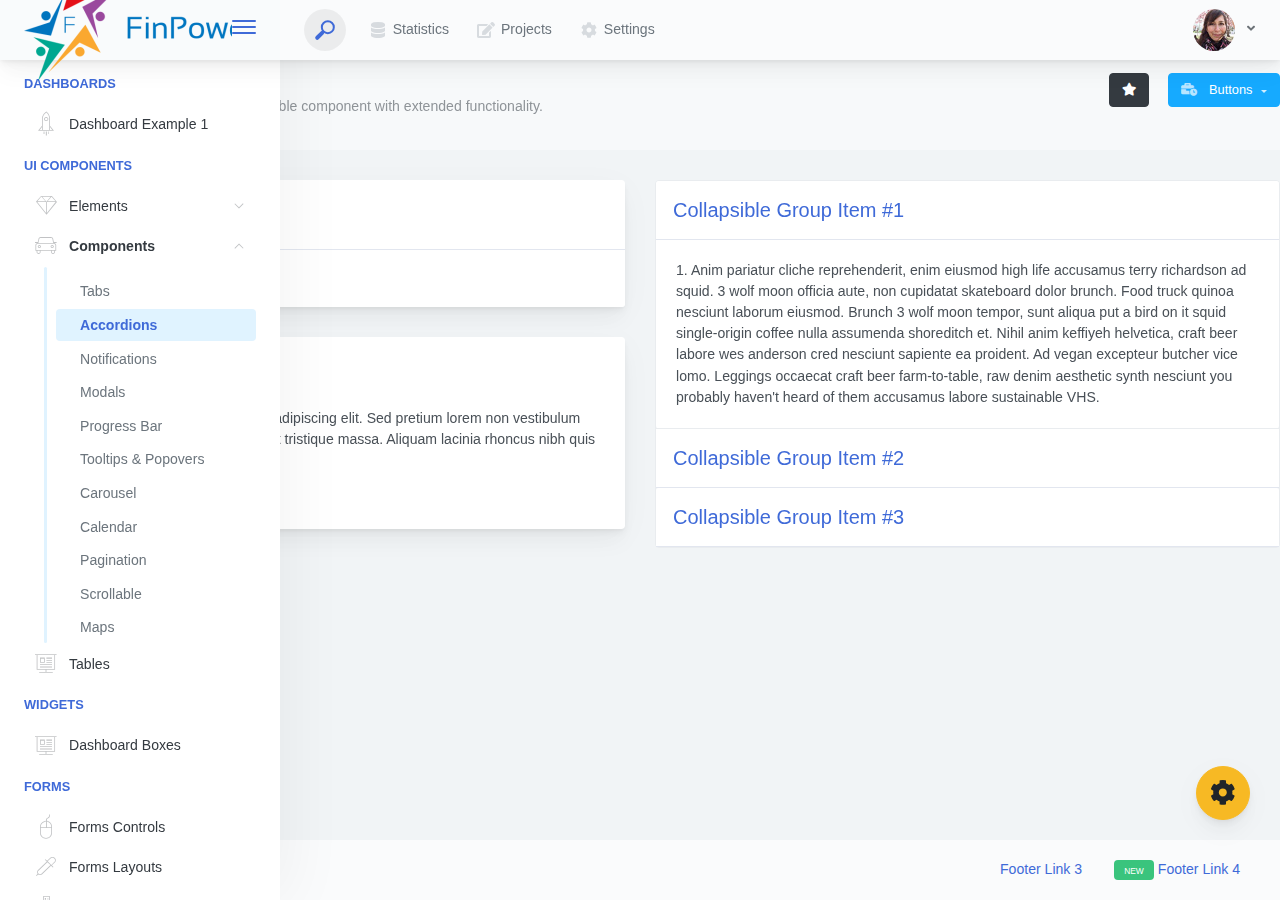
<file: Home/components-accordions.html>
<!doctype html>
<html lang="en">

<head>
    <meta charset="utf-8">
    <meta http-equiv="X-UA-Compatible" content="IE=edge">
    <meta http-equiv="Content-Language" content="en">
    <meta http-equiv="Content-Type" content="text/html; charset=utf-8"/>
    <title>Accordions - Accordions represent collapsable component with extended functionality.</title>
    <meta name="viewport" content="width=device-width, initial-scale=1, maximum-scale=1, user-scalable=no, shrink-to-fit=no" />
    <meta name="description" content="Accordions represent collapsable component with extended functionality.">
    <meta name="msapplication-tap-highlight" content="no">
    <!--
    =========================================================
    * ArchitectUI HTML Theme Dashboard - v1.0.0
    =========================================================
    * Product Page: https://dashboardpack.com
    * Copyright 2019 DashboardPack (https://dashboardpack.com)
    * Licensed under MIT (https://github.com/DashboardPack/architectui-html-theme-free/blob/master/LICENSE)
    =========================================================
    * The above copyright notice and this permission notice shall be included in all copies or substantial portions of the Software.
    -->
<link href="./main.css" rel="stylesheet"></head>
<body>
    <div class="app-container app-theme-white body-tabs-shadow fixed-sidebar fixed-header">
        <div class="app-header header-shadow">
            <div class="app-header__logo">
                <div class="logo-src"></div>
                <div class="header__pane ml-auto">
                    <div>
                        <button type="button" class="hamburger close-sidebar-btn hamburger--elastic" data-class="closed-sidebar">
                            <span class="hamburger-box">
                                <span class="hamburger-inner"></span>
                            </span>
                        </button>
                    </div>
                </div>
            </div>
            <div class="app-header__mobile-menu">
                <div>
                    <button type="button" class="hamburger hamburger--elastic mobile-toggle-nav">
                        <span class="hamburger-box">
                            <span class="hamburger-inner"></span>
                        </span>
                    </button>
                </div>
            </div>
            <div class="app-header__menu">
                <span>
                    <button type="button" class="btn-icon btn-icon-only btn btn-primary btn-sm mobile-toggle-header-nav">
                        <span class="btn-icon-wrapper">
                            <i class="fa fa-ellipsis-v fa-w-6"></i>
                        </span>
                    </button>
                </span>
            </div>    <div class="app-header__content">
                <div class="app-header-left">
                    <div class="search-wrapper">
                        <div class="input-holder">
                            <input type="text" class="search-input" placeholder="Type to search">
                            <button class="search-icon"><span></span></button>
                        </div>
                        <button class="close"></button>
                    </div>
                    <ul class="header-menu nav">
                        <li class="nav-item">
                            <a href="javascript:void(0);" class="nav-link">
                                <i class="nav-link-icon fa fa-database"> </i>
                                Statistics
                            </a>
                        </li>
                        <li class="btn-group nav-item">
                            <a href="javascript:void(0);" class="nav-link">
                                <i class="nav-link-icon fa fa-edit"></i>
                                Projects
                            </a>
                        </li>
                        <li class="dropdown nav-item">
                            <a href="javascript:void(0);" class="nav-link">
                                <i class="nav-link-icon fa fa-cog"></i>
                                Settings
                            </a>
                        </li>
                    </ul>        </div>
                <div class="app-header-right">
                    <div class="header-btn-lg pr-0">
                        <div class="widget-content p-0">
                            <div class="widget-content-wrapper">
                                <div class="widget-content-left">
                                    <div class="btn-group">
                                        <a data-toggle="dropdown" aria-haspopup="true" aria-expanded="false" class="p-0 btn">
                                            <img width="42" class="rounded-circle" src="assets/images/avatars/1.jpg" alt="">
                                            <i class="fa fa-angle-down ml-2 opacity-8"></i>
                                        </a>
                                        <div tabindex="-1" role="menu" aria-hidden="true" class="dropdown-menu dropdown-menu-right">
                                            <button type="button" tabindex="0" class="dropdown-item">User Account</button>
                                            <button type="button" tabindex="0" class="dropdown-item">Settings</button>
                                            <h6 tabindex="-1" class="dropdown-header">Header</h6>
                                            <button type="button" tabindex="0" class="dropdown-item">Actions</button>
                                            <div tabindex="-1" class="dropdown-divider"></div>
                                            <button type="button" tabindex="0" class="dropdown-item">Dividers</button>
                                        </div>
                                    </div>
                                </div>
                                <div class="widget-content-left  ml-3 header-user-info">
                                    <div class="widget-heading">
                                        Alina Mclourd
                                    </div>
                                    <div class="widget-subheading">
                                        VP People Manager
                                    </div>
                                </div>
                                <div class="widget-content-right header-user-info ml-3">
                                    <button type="button" class="btn-shadow p-1 btn btn-primary btn-sm show-toastr-example">
                                        <i class="fa text-white fa-calendar pr-1 pl-1"></i>
                                    </button>
                                </div>
                            </div>
                        </div>
                    </div>        </div>
            </div>
        </div>        <div class="ui-theme-settings">
            <button type="button" id="TooltipDemo" class="btn-open-options btn btn-warning">
                <i class="fa fa-cog fa-w-16 fa-spin fa-2x"></i>
            </button>
            <div class="theme-settings__inner">
                <div class="scrollbar-container">
                    <div class="theme-settings__options-wrapper">
                        <h3 class="themeoptions-heading">Layout Options
                        </h3>
                        <div class="p-3">
                            <ul class="list-group">
                                <li class="list-group-item">
                                    <div class="widget-content p-0">
                                        <div class="widget-content-wrapper">
                                            <div class="widget-content-left mr-3">
                                                <div class="switch has-switch switch-container-class" data-class="fixed-header">
                                                    <div class="switch-animate switch-on">
                                                        <input type="checkbox" checked data-toggle="toggle" data-onstyle="success">
                                                    </div>
                                                </div>
                                            </div>
                                            <div class="widget-content-left">
                                                <div class="widget-heading">Fixed Header
                                                </div>
                                                <div class="widget-subheading">Makes the header top fixed, always visible!
                                                </div>
                                            </div>
                                        </div>
                                    </div>
                                </li>
                                <li class="list-group-item">
                                    <div class="widget-content p-0">
                                        <div class="widget-content-wrapper">
                                            <div class="widget-content-left mr-3">
                                                <div class="switch has-switch switch-container-class" data-class="fixed-sidebar">
                                                    <div class="switch-animate switch-on">
                                                        <input type="checkbox" checked data-toggle="toggle" data-onstyle="success">
                                                    </div>
                                                </div>
                                            </div>
                                            <div class="widget-content-left">
                                                <div class="widget-heading">Fixed Sidebar
                                                </div>
                                                <div class="widget-subheading">Makes the sidebar left fixed, always visible!
                                                </div>
                                            </div>
                                        </div>
                                    </div>
                                </li>
                                <li class="list-group-item">
                                    <div class="widget-content p-0">
                                        <div class="widget-content-wrapper">
                                            <div class="widget-content-left mr-3">
                                                <div class="switch has-switch switch-container-class" data-class="fixed-footer">
                                                    <div class="switch-animate switch-off">
                                                        <input type="checkbox" data-toggle="toggle" data-onstyle="success">
                                                    </div>
                                                </div>
                                            </div>
                                            <div class="widget-content-left">
                                                <div class="widget-heading">Fixed Footer
                                                </div>
                                                <div class="widget-subheading">Makes the app footer bottom fixed, always visible!
                                                </div>
                                            </div>
                                        </div>
                                    </div>
                                </li>
                            </ul>
                        </div>
                        <h3 class="themeoptions-heading">
                            <div>
                                Header Options
                            </div>
                            <button type="button" class="btn-pill btn-shadow btn-wide ml-auto btn btn-focus btn-sm switch-header-cs-class" data-class="">
                                Restore Default
                            </button>
                        </h3>
                        <div class="p-3">
                            <ul class="list-group">
                                <li class="list-group-item">
                                    <h5 class="pb-2">Choose Color Scheme
                                    </h5>
                                    <div class="theme-settings-swatches">
                                        <div class="swatch-holder bg-primary switch-header-cs-class" data-class="bg-primary header-text-light">
                                        </div>
                                        <div class="swatch-holder bg-secondary switch-header-cs-class" data-class="bg-secondary header-text-light">
                                        </div>
                                        <div class="swatch-holder bg-success switch-header-cs-class" data-class="bg-success header-text-dark">
                                        </div>
                                        <div class="swatch-holder bg-info switch-header-cs-class" data-class="bg-info header-text-dark">
                                        </div>
                                        <div class="swatch-holder bg-warning switch-header-cs-class" data-class="bg-warning header-text-dark">
                                        </div>
                                        <div class="swatch-holder bg-danger switch-header-cs-class" data-class="bg-danger header-text-light">
                                        </div>
                                        <div class="swatch-holder bg-light switch-header-cs-class" data-class="bg-light header-text-dark">
                                        </div>
                                        <div class="swatch-holder bg-dark switch-header-cs-class" data-class="bg-dark header-text-light">
                                        </div>
                                        <div class="swatch-holder bg-focus switch-header-cs-class" data-class="bg-focus header-text-light">
                                        </div>
                                        <div class="swatch-holder bg-alternate switch-header-cs-class" data-class="bg-alternate header-text-light">
                                        </div>
                                        <div class="divider">
                                        </div>
                                        <div class="swatch-holder bg-vicious-stance switch-header-cs-class" data-class="bg-vicious-stance header-text-light">
                                        </div>
                                        <div class="swatch-holder bg-midnight-bloom switch-header-cs-class" data-class="bg-midnight-bloom header-text-light">
                                        </div>
                                        <div class="swatch-holder bg-night-sky switch-header-cs-class" data-class="bg-night-sky header-text-light">
                                        </div>
                                        <div class="swatch-holder bg-slick-carbon switch-header-cs-class" data-class="bg-slick-carbon header-text-light">
                                        </div>
                                        <div class="swatch-holder bg-asteroid switch-header-cs-class" data-class="bg-asteroid header-text-light">
                                        </div>
                                        <div class="swatch-holder bg-royal switch-header-cs-class" data-class="bg-royal header-text-light">
                                        </div>
                                        <div class="swatch-holder bg-warm-flame switch-header-cs-class" data-class="bg-warm-flame header-text-dark">
                                        </div>
                                        <div class="swatch-holder bg-night-fade switch-header-cs-class" data-class="bg-night-fade header-text-dark">
                                        </div>
                                        <div class="swatch-holder bg-sunny-morning switch-header-cs-class" data-class="bg-sunny-morning header-text-dark">
                                        </div>
                                        <div class="swatch-holder bg-tempting-azure switch-header-cs-class" data-class="bg-tempting-azure header-text-dark">
                                        </div>
                                        <div class="swatch-holder bg-amy-crisp switch-header-cs-class" data-class="bg-amy-crisp header-text-dark">
                                        </div>
                                        <div class="swatch-holder bg-heavy-rain switch-header-cs-class" data-class="bg-heavy-rain header-text-dark">
                                        </div>
                                        <div class="swatch-holder bg-mean-fruit switch-header-cs-class" data-class="bg-mean-fruit header-text-dark">
                                        </div>
                                        <div class="swatch-holder bg-malibu-beach switch-header-cs-class" data-class="bg-malibu-beach header-text-light">
                                        </div>
                                        <div class="swatch-holder bg-deep-blue switch-header-cs-class" data-class="bg-deep-blue header-text-dark">
                                        </div>
                                        <div class="swatch-holder bg-ripe-malin switch-header-cs-class" data-class="bg-ripe-malin header-text-light">
                                        </div>
                                        <div class="swatch-holder bg-arielle-smile switch-header-cs-class" data-class="bg-arielle-smile header-text-light">
                                        </div>
                                        <div class="swatch-holder bg-plum-plate switch-header-cs-class" data-class="bg-plum-plate header-text-light">
                                        </div>
                                        <div class="swatch-holder bg-happy-fisher switch-header-cs-class" data-class="bg-happy-fisher header-text-dark">
                                        </div>
                                        <div class="swatch-holder bg-happy-itmeo switch-header-cs-class" data-class="bg-happy-itmeo header-text-light">
                                        </div>
                                        <div class="swatch-holder bg-mixed-hopes switch-header-cs-class" data-class="bg-mixed-hopes header-text-light">
                                        </div>
                                        <div class="swatch-holder bg-strong-bliss switch-header-cs-class" data-class="bg-strong-bliss header-text-light">
                                        </div>
                                        <div class="swatch-holder bg-grow-early switch-header-cs-class" data-class="bg-grow-early header-text-light">
                                        </div>
                                        <div class="swatch-holder bg-love-kiss switch-header-cs-class" data-class="bg-love-kiss header-text-light">
                                        </div>
                                        <div class="swatch-holder bg-premium-dark switch-header-cs-class" data-class="bg-premium-dark header-text-light">
                                        </div>
                                        <div class="swatch-holder bg-happy-green switch-header-cs-class" data-class="bg-happy-green header-text-light">
                                        </div>
                                    </div>
                                </li>
                            </ul>
                        </div>
                        <h3 class="themeoptions-heading">
                            <div>Sidebar Options</div>
                            <button type="button" class="btn-pill btn-shadow btn-wide ml-auto btn btn-focus btn-sm switch-sidebar-cs-class" data-class="">
                                Restore Default
                            </button>
                        </h3>
                        <div class="p-3">
                            <ul class="list-group">
                                <li class="list-group-item">
                                    <h5 class="pb-2">Choose Color Scheme
                                    </h5>
                                    <div class="theme-settings-swatches">
                                        <div class="swatch-holder bg-primary switch-sidebar-cs-class" data-class="bg-primary sidebar-text-light">
                                        </div>
                                        <div class="swatch-holder bg-secondary switch-sidebar-cs-class" data-class="bg-secondary sidebar-text-light">
                                        </div>
                                        <div class="swatch-holder bg-success switch-sidebar-cs-class" data-class="bg-success sidebar-text-dark">
                                        </div>
                                        <div class="swatch-holder bg-info switch-sidebar-cs-class" data-class="bg-info sidebar-text-dark">
                                        </div>
                                        <div class="swatch-holder bg-warning switch-sidebar-cs-class" data-class="bg-warning sidebar-text-dark">
                                        </div>
                                        <div class="swatch-holder bg-danger switch-sidebar-cs-class" data-class="bg-danger sidebar-text-light">
                                        </div>
                                        <div class="swatch-holder bg-light switch-sidebar-cs-class" data-class="bg-light sidebar-text-dark">
                                        </div>
                                        <div class="swatch-holder bg-dark switch-sidebar-cs-class" data-class="bg-dark sidebar-text-light">
                                        </div>
                                        <div class="swatch-holder bg-focus switch-sidebar-cs-class" data-class="bg-focus sidebar-text-light">
                                        </div>
                                        <div class="swatch-holder bg-alternate switch-sidebar-cs-class" data-class="bg-alternate sidebar-text-light">
                                        </div>
                                        <div class="divider">
                                        </div>
                                        <div class="swatch-holder bg-vicious-stance switch-sidebar-cs-class" data-class="bg-vicious-stance sidebar-text-light">
                                        </div>
                                        <div class="swatch-holder bg-midnight-bloom switch-sidebar-cs-class" data-class="bg-midnight-bloom sidebar-text-light">
                                        </div>
                                        <div class="swatch-holder bg-night-sky switch-sidebar-cs-class" data-class="bg-night-sky sidebar-text-light">
                                        </div>
                                        <div class="swatch-holder bg-slick-carbon switch-sidebar-cs-class" data-class="bg-slick-carbon sidebar-text-light">
                                        </div>
                                        <div class="swatch-holder bg-asteroid switch-sidebar-cs-class" data-class="bg-asteroid sidebar-text-light">
                                        </div>
                                        <div class="swatch-holder bg-royal switch-sidebar-cs-class" data-class="bg-royal sidebar-text-light">
                                        </div>
                                        <div class="swatch-holder bg-warm-flame switch-sidebar-cs-class" data-class="bg-warm-flame sidebar-text-dark">
                                        </div>
                                        <div class="swatch-holder bg-night-fade switch-sidebar-cs-class" data-class="bg-night-fade sidebar-text-dark">
                                        </div>
                                        <div class="swatch-holder bg-sunny-morning switch-sidebar-cs-class" data-class="bg-sunny-morning sidebar-text-dark">
                                        </div>
                                        <div class="swatch-holder bg-tempting-azure switch-sidebar-cs-class" data-class="bg-tempting-azure sidebar-text-dark">
                                        </div>
                                        <div class="swatch-holder bg-amy-crisp switch-sidebar-cs-class" data-class="bg-amy-crisp sidebar-text-dark">
                                        </div>
                                        <div class="swatch-holder bg-heavy-rain switch-sidebar-cs-class" data-class="bg-heavy-rain sidebar-text-dark">
                                        </div>
                                        <div class="swatch-holder bg-mean-fruit switch-sidebar-cs-class" data-class="bg-mean-fruit sidebar-text-dark">
                                        </div>
                                        <div class="swatch-holder bg-malibu-beach switch-sidebar-cs-class" data-class="bg-malibu-beach sidebar-text-light">
                                        </div>
                                        <div class="swatch-holder bg-deep-blue switch-sidebar-cs-class" data-class="bg-deep-blue sidebar-text-dark">
                                        </div>
                                        <div class="swatch-holder bg-ripe-malin switch-sidebar-cs-class" data-class="bg-ripe-malin sidebar-text-light">
                                        </div>
                                        <div class="swatch-holder bg-arielle-smile switch-sidebar-cs-class" data-class="bg-arielle-smile sidebar-text-light">
                                        </div>
                                        <div class="swatch-holder bg-plum-plate switch-sidebar-cs-class" data-class="bg-plum-plate sidebar-text-light">
                                        </div>
                                        <div class="swatch-holder bg-happy-fisher switch-sidebar-cs-class" data-class="bg-happy-fisher sidebar-text-dark">
                                        </div>
                                        <div class="swatch-holder bg-happy-itmeo switch-sidebar-cs-class" data-class="bg-happy-itmeo sidebar-text-light">
                                        </div>
                                        <div class="swatch-holder bg-mixed-hopes switch-sidebar-cs-class" data-class="bg-mixed-hopes sidebar-text-light">
                                        </div>
                                        <div class="swatch-holder bg-strong-bliss switch-sidebar-cs-class" data-class="bg-strong-bliss sidebar-text-light">
                                        </div>
                                        <div class="swatch-holder bg-grow-early switch-sidebar-cs-class" data-class="bg-grow-early sidebar-text-light">
                                        </div>
                                        <div class="swatch-holder bg-love-kiss switch-sidebar-cs-class" data-class="bg-love-kiss sidebar-text-light">
                                        </div>
                                        <div class="swatch-holder bg-premium-dark switch-sidebar-cs-class" data-class="bg-premium-dark sidebar-text-light">
                                        </div>
                                        <div class="swatch-holder bg-happy-green switch-sidebar-cs-class" data-class="bg-happy-green sidebar-text-light">
                                        </div>
                                    </div>
                                </li>
                            </ul>
                        </div>
                        <h3 class="themeoptions-heading">
                            <div>Main Content Options</div>
                            <button type="button" class="btn-pill btn-shadow btn-wide ml-auto active btn btn-focus btn-sm">Restore Default
                            </button>
                        </h3>
                        <div class="p-3">
                            <ul class="list-group">
                                <li class="list-group-item">
                                    <h5 class="pb-2">Page Section Tabs
                                    </h5>
                                    <div class="theme-settings-swatches">
                                        <div role="group" class="mt-2 btn-group">
                                            <button type="button" class="btn-wide btn-shadow btn-primary btn btn-secondary switch-theme-class" data-class="body-tabs-line">
                                                Line
                                            </button>
                                            <button type="button" class="btn-wide btn-shadow btn-primary active btn btn-secondary switch-theme-class" data-class="body-tabs-shadow">
                                                Shadow
                                            </button>
                                        </div>
                                    </div>
                                </li>
                            </ul>
                        </div>
                    </div>
                </div>
            </div>
        </div>        <div class="app-main">
                <div class="app-sidebar sidebar-shadow">
                    <div class="app-header__logo">
                        <div class="logo-src"></div>
                        <div class="header__pane ml-auto">
                            <div>
                                <button type="button" class="hamburger close-sidebar-btn hamburger--elastic" data-class="closed-sidebar">
                                    <span class="hamburger-box">
                                        <span class="hamburger-inner"></span>
                                    </span>
                                </button>
                            </div>
                        </div>
                    </div>
                    <div class="app-header__mobile-menu">
                        <div>
                            <button type="button" class="hamburger hamburger--elastic mobile-toggle-nav">
                                <span class="hamburger-box">
                                    <span class="hamburger-inner"></span>
                                </span>
                            </button>
                        </div>
                    </div>
                    <div class="app-header__menu">
                        <span>
                            <button type="button" class="btn-icon btn-icon-only btn btn-primary btn-sm mobile-toggle-header-nav">
                                <span class="btn-icon-wrapper">
                                    <i class="fa fa-ellipsis-v fa-w-6"></i>
                                </span>
                            </button>
                        </span>
                    </div>    <div class="scrollbar-sidebar">
                        <div class="app-sidebar__inner">
                            <ul class="vertical-nav-menu">
                                <li class="app-sidebar__heading">Dashboards</li>
                                <li>
                                    <a href="index.html">
                                        <i class="metismenu-icon pe-7s-rocket"></i>
                                        Dashboard Example 1
                                    </a>
                                </li>
                                <li class="app-sidebar__heading">UI Components</li>
                                <li
                                    
                                    
                                    
                                    
                                    
                                    
                                    
                                    
                                >
                                    <a href="#">
                                        <i class="metismenu-icon pe-7s-diamond"></i>
                                        Elements
                                        <i class="metismenu-state-icon pe-7s-angle-down caret-left"></i>
                                    </a>
                                    <ul
                                        
                                        
                                        
                                        
                                        
                                        
                                        
                                        
                                    >
                                        <li>
                                            <a href="elements-buttons-standard.html">
                                                <i class="metismenu-icon"></i>
                                                Buttons
                                            </a>
                                        </li>
                                        <li>
                                            <a href="elements-dropdowns.html">
                                                <i class="metismenu-icon">
                                                </i>Dropdowns
                                            </a>
                                        </li>
                                        <li>
                                            <a href="elements-icons.html">
                                                <i class="metismenu-icon">
                                                </i>Icons
                                            </a>
                                        </li>
                                        <li>
                                            <a href="elements-badges-labels.html">
                                                <i class="metismenu-icon">
                                                </i>Badges
                                            </a>
                                        </li>
                                        <li>
                                            <a href="elements-cards.html">
                                                <i class="metismenu-icon">
                                                </i>Cards
                                            </a>
                                        </li>
                                        <li>
                                            <a href="elements-list-group.html">
                                                <i class="metismenu-icon">
                                                </i>List Groups
                                            </a>
                                        </li>
                                        <li>
                                            <a href="elements-navigation.html">
                                                <i class="metismenu-icon">
                                                </i>Navigation Menus
                                            </a>
                                        </li>
                                        <li>
                                            <a href="elements-utilities.html">
                                                <i class="metismenu-icon">
                                                </i>Utilities
                                            </a>
                                        </li>
                                    </ul>
                                </li>
                                <li
                                    
                                     class="mm-active"
                                    
                                    
                                    
                                    
                                    
                                    
                                    
                                    
                                    
                                >
                                    <a href="#">
                                        <i class="metismenu-icon pe-7s-car"></i>
                                        Components
                                        <i class="metismenu-state-icon pe-7s-angle-down caret-left"></i>
                                    </a>
                                    <ul
                                        
                                         class="mm-show"
                                        
                                        
                                        
                                        
                                        
                                        
                                        
                                        
                                        
                                    >
                                        <li>
                                            <a href="components-tabs.html">
                                                <i class="metismenu-icon">
                                                </i>Tabs
                                            </a>
                                        </li>
                                        <li>
                                            <a href="components-accordions.html" class="mm-active">
                                                <i class="metismenu-icon">
                                                </i>Accordions
                                            </a>
                                        </li>
                                        <li>
                                            <a href="components-notifications.html">
                                                <i class="metismenu-icon">
                                                </i>Notifications
                                            </a>
                                        </li>
                                        <li>
                                            <a href="components-modals.html">
                                                <i class="metismenu-icon">
                                                </i>Modals
                                            </a>
                                        </li>
                                        <li>
                                            <a href="components-progress-bar.html">
                                                <i class="metismenu-icon">
                                                </i>Progress Bar
                                            </a>
                                        </li>
                                        <li>
                                            <a href="components-tooltips-popovers.html">
                                                <i class="metismenu-icon">
                                                </i>Tooltips &amp; Popovers
                                            </a>
                                        </li>
                                        <li>
                                            <a href="components-carousel.html">
                                                <i class="metismenu-icon">
                                                </i>Carousel
                                            </a>
                                        </li>
                                        <li>
                                            <a href="components-calendar.html">
                                                <i class="metismenu-icon">
                                                </i>Calendar
                                            </a>
                                        </li>
                                        <li>
                                            <a href="components-pagination.html">
                                                <i class="metismenu-icon">
                                                </i>Pagination
                                            </a>
                                        </li>
                                        <li>
                                            <a href="components-scrollable-elements.html">
                                                <i class="metismenu-icon">
                                                </i>Scrollable
                                            </a>
                                        </li>
                                        <li>
                                            <a href="components-maps.html">
                                                <i class="metismenu-icon">
                                                </i>Maps
                                            </a>
                                        </li>
                                    </ul>
                                </li>
                                <li  >
                                    <a href="tables-regular.html">
                                        <i class="metismenu-icon pe-7s-display2"></i>
                                        Tables
                                    </a>
                                </li>
                                <li class="app-sidebar__heading">Widgets</li>
                                <li>
                                    <a href="dashboard-boxes.html">
                                        <i class="metismenu-icon pe-7s-display2"></i>
                                        Dashboard Boxes
                                    </a>
                                </li>
                                <li class="app-sidebar__heading">Forms</li>
                                <li>
                                    <a href="forms-controls.html">
                                        <i class="metismenu-icon pe-7s-mouse">
                                        </i>Forms Controls
                                    </a>
                                </li>
                                <li>
                                    <a href="forms-layouts.html">
                                        <i class="metismenu-icon pe-7s-eyedropper">
                                        </i>Forms Layouts
                                    </a>
                                </li>
                                <li>
                                    <a href="forms-validation.html">
                                        <i class="metismenu-icon pe-7s-pendrive">
                                        </i>Forms Validation
                                    </a>
                                </li>
                                <li class="app-sidebar__heading">Charts</li>
                                <li>
                                    <a href="charts-chartjs.html">
                                        <i class="metismenu-icon pe-7s-graph2">
                                        </i>ChartJS
                                    </a>
                                </li>
                                <li class="app-sidebar__heading">PRO Version</li>
                                <li>
                                    <a href="https://dashboardpack.com/theme-details/architectui-dashboard-html-pro/" target="_blank">
                                        <i class="metismenu-icon pe-7s-graph2">
                                        </i>
                                        Upgrade to PRO
                                    </a>
                                </li>
                            </ul>
                        </div>
                    </div>
                </div>    <div class="app-main__outer">
                    <div class="app-main__inner">
                        <div class="app-page-title">
                            <div class="page-title-wrapper">
                                <div class="page-title-heading">
                                    <div class="page-title-icon">
                                        <i class="pe-7s-diamond icon-gradient bg-warm-flame">
                                        </i>
                                    </div>
                                    <div>Accordions
                                        <div class="page-title-subheading">Accordions represent collapsable component with extended functionality.
                                        </div>
                                    </div>
                                </div>
                                <div class="page-title-actions">
                                    <button type="button" data-toggle="tooltip" title="Example Tooltip" data-placement="bottom" class="btn-shadow mr-3 btn btn-dark">
                                        <i class="fa fa-star"></i>
                                    </button>
                                    <div class="d-inline-block dropdown">
                                        <button type="button" data-toggle="dropdown" aria-haspopup="true" aria-expanded="false" class="btn-shadow dropdown-toggle btn btn-info">
                                            <span class="btn-icon-wrapper pr-2 opacity-7">
                                                <i class="fa fa-business-time fa-w-20"></i>
                                            </span>
                                            Buttons
                                        </button>
                                        <div tabindex="-1" role="menu" aria-hidden="true" class="dropdown-menu dropdown-menu-right">
                                            <ul class="nav flex-column">
                                                <li class="nav-item">
                                                    <a href="javascript:void(0);" class="nav-link">
                                                        <i class="nav-link-icon lnr-inbox"></i>
                                                        <span>
                                                            Inbox
                                                        </span>
                                                        <div class="ml-auto badge badge-pill badge-secondary">86</div>
                                                    </a>
                                                </li>
                                                <li class="nav-item">
                                                    <a href="javascript:void(0);" class="nav-link">
                                                        <i class="nav-link-icon lnr-book"></i>
                                                        <span>
                                                            Book
                                                        </span>
                                                        <div class="ml-auto badge badge-pill badge-danger">5</div>
                                                    </a>
                                                </li>
                                                <li class="nav-item">
                                                    <a href="javascript:void(0);" class="nav-link">
                                                        <i class="nav-link-icon lnr-picture"></i>
                                                        <span>
                                                            Picture
                                                        </span>
                                                    </a>
                                                </li>
                                                <li class="nav-item">
                                                    <a disabled href="javascript:void(0);" class="nav-link disabled">
                                                        <i class="nav-link-icon lnr-file-empty"></i>
                                                        <span>
                                                            File Disabled
                                                        </span>
                                                    </a>
                                                </li>
                                            </ul>
                                        </div>
                                    </div>
                                </div>    </div>
                        </div>            <div class="">
                            <div class="row">
                                <div class="col-md-6">
                                    <div class="main-card mb-3 card">
                                        <div class="card-body">
                                            <h5 class="card-title">Collapse</h5>
                                            <div class="collapse" id="collapseExample123"><p>Anim pariatur cliche reprehenderit, enim eiusmod high life accusamus terry richardson ad squid. Nihil anim keffiyeh helvetica, craft beer labore wes anderson cred
                                                nesciunt sapiente ea
                                                proident.</p>
                                                <p>Donec molestie odio id nisi malesuada, mattis tincidunt velit egestas. Sed non pulvinar risus. Aenean elementum eleifend nunc, pellentesque dapibus arcu hendrerit fringilla. Aliquam in nibh massa. Cras ultricies
                                                    lorem non enim volutpat, a eleifend urna placerat. Fusce id luctus urna. In sed leo tellus. Mauris tristique leo a nisl feugiat, eget vehicula leo venenatis. Quisque magna metus, luctus quis sollicitudin vel,
                                                    vehicula nec ipsum. Donec rutrum commodo lacus ut condimentum. Integer vel turpis purus. Etiam vehicula, nulla non fringilla blandit, massa purus faucibus tellus, a luctus enim orci non augue. Aenean
                                                    ullamcorper nisl urna, non feugiat tortor volutpat in. Vivamus lobortis massa dolor, eget faucibus ipsum varius eget. Pellentesque imperdiet, turpis sed sagittis lobortis, leo elit laoreet arcu, vehicula
                                                    sagittis elit leo id nisi.</p></div>
                                        </div>
                                        <div class="card-footer">
                                            <button type="button" data-toggle="collapse" href="#collapseExample123" class="btn btn-primary">Toggle</button>
                                        </div>
                                    </div>
                                    <div class="main-card mb-3 card">
                                        <div class="card-body"><h5 class="card-title">Simple</h5>
                                            <div id="exampleAccordion" data-children=".item">
                                                <div class="item">
                                                    <button type="button" aria-expanded="true" aria-controls="exampleAccordion1" data-toggle="collapse" href="#collapseExample" class="m-0 p-0 btn btn-link">Toggle item</button>
                                                    <div data-parent="#exampleAccordion" id="collapseExample" class="collapse show"><p class="mb-3">Lorem ipsum dolor sit amet, consectetur adipiscing elit. Sed pretium lorem non vestibulum scelerisque. Proin a
                                                        vestibulum sem, eget tristique massa. Aliquam lacinia rhoncus nibh quis ornare.</p></div>
                                                </div>
                                                <div class="item">
                                                    <button type="button" aria-expanded="false" aria-controls="exampleAccordion2" data-toggle="collapse" href="#collapseExample2" class="m-0 p-0 btn btn-link">Toggle item 2</button>
                                                    <div data-parent="#exampleAccordion" id="collapseExample2" class="collapse"><p class="mb-3">Donec at ipsum dignissim, rutrum turpis scelerisque, tristique lectus. Pellentesque habitant morbi tristique
                                                        senectus
                                                        et netus et malesuada fames ac turpis egestas. Vivamus nec dui turpis. Orci varius natoque penatibus et magnis dis parturient montes, nascetur ridiculus mus.</p></div>
                                                </div>
                                            </div>
                                        </div>
                                    </div>
                                </div>
                                <div class="col-md-6">
                                    <div id="accordion" class="accordion-wrapper mb-3">
                                        <div class="card">
                                            <div id="headingOne" class="card-header">
                                                <button type="button" data-toggle="collapse" data-target="#collapseOne1" aria-expanded="true" aria-controls="collapseOne" class="text-left m-0 p-0 btn btn-link btn-block">
                                                    <h5 class="m-0 p-0">Collapsible Group Item #1</h5>
                                                </button>
                                            </div>
                                            <div data-parent="#accordion" id="collapseOne1" aria-labelledby="headingOne" class="collapse show">
                                                <div class="card-body">1. Anim pariatur cliche reprehenderit, enim eiusmod high life accusamus terry richardson ad squid. 3 wolf moon officia aute, non cupidatat skateboard dolor brunch. Food truck quinoa
                                                    nesciunt
                                                    laborum eiusmod. Brunch 3 wolf moon tempor, sunt aliqua put a bird on it squid single-origin coffee nulla assumenda shoreditch et. Nihil anim keffiyeh helvetica, craft beer labore wes anderson cred nesciunt
                                                    sapiente ea proident. Ad vegan excepteur butcher vice lomo. Leggings occaecat craft beer farm-to-table, raw denim aesthetic synth nesciunt you probably haven't heard of them accusamus labore sustainable
                                                    VHS.
                                                </div>
                                            </div>
                                        </div>
                                        <div class="card">
                                            <div id="headingTwo" class="b-radius-0 card-header">
                                                <button type="button" data-toggle="collapse" data-target="#collapseOne2" aria-expanded="false" aria-controls="collapseTwo" class="text-left m-0 p-0 btn btn-link btn-block"><h5 class="m-0 p-0">Collapsible Group Item
                                                    #2</h5></button>
                                            </div>
                                            <div data-parent="#accordion" id="collapseOne2" class="collapse">
                                                <div class="card-body">2. Anim pariatur cliche reprehenderit, enim eiusmod high life accusamus terry richardson ad squid. 3 wolf moon officia aute, non cupidatat skateboard dolor brunch. Food truck quinoa
                                                    nesciunt
                                                    laborum eiusmod. Brunch 3 wolf moon tempor, sunt aliqua put a bird on it squid single-origin coffee nulla assumenda shoreditch et. Nihil anim keffiyeh helvetica, craft beer labore wes anderson cred nesciunt
                                                    sapiente ea proident. Ad vegan excepteur butcher vice lomo. Leggings occaecat craft beer farm-to-table, raw denim aesthetic synth nesciunt you probably haven't heard of them accusamus labore sustainable
                                                    VHS.
                                                </div>
                                            </div>
                                        </div>
                                        <div class="card">
                                            <div id="headingThree" class="card-header">
                                                <button type="button" data-toggle="collapse" data-target="#collapseOne3" aria-expanded="false" aria-controls="collapseThree" class="text-left m-0 p-0 btn btn-link btn-block"><h5 class="m-0 p-0">Collapsible Group
                                                    Item #3</h5></button>
                                            </div>
                                            <div data-parent="#accordion" id="collapseOne3" class="collapse">
                                                <div class="card-body">3. Anim pariatur cliche reprehenderit, enim eiusmod high life accusamus terry richardson ad squid. 3 wolf moon officia aute, non cupidatat skateboard dolor brunch. Food truck quinoa
                                                    nesciunt
                                                    laborum eiusmod. Brunch 3 wolf moon tempor, sunt aliqua put a bird on it squid single-origin coffee nulla assumenda shoreditch et. Nihil anim keffiyeh helvetica, craft beer labore wes anderson cred nesciunt
                                                    sapiente ea proident. Ad vegan excepteur butcher vice lomo. Leggings occaecat craft beer farm-to-table, raw denim aesthetic synth nesciunt you probably haven't heard of them accusamus labore sustainable
                                                    VHS.
                                                </div>
                                            </div>
                                        </div>
                                    </div>
                                </div>
                            </div>
                        </div>
                    </div>
                    <div class="app-wrapper-footer">
                        <div class="app-footer">
                            <div class="app-footer__inner">
                                <div class="app-footer-left">
                                    <ul class="nav">
                                        <li class="nav-item">
                                            <a href="javascript:void(0);" class="nav-link">
                                                Footer Link 1
                                            </a>
                                        </li>
                                        <li class="nav-item">
                                            <a href="javascript:void(0);" class="nav-link">
                                                Footer Link 2
                                            </a>
                                        </li>
                                    </ul>
                                </div>
                                <div class="app-footer-right">
                                    <ul class="nav">
                                        <li class="nav-item">
                                            <a href="javascript:void(0);" class="nav-link">
                                                Footer Link 3
                                            </a>
                                        </li>
                                        <li class="nav-item">
                                            <a href="javascript:void(0);" class="nav-link">
                                                <div class="badge badge-success mr-1 ml-0">
                                                    <small>NEW</small>
                                                </div>
                                                Footer Link 4
                                            </a>
                                        </li>
                                    </ul>
                                </div>
                            </div>
                        </div>
                    </div>    </div>
        </div>
    </div>
<script type="text/javascript" src="./assets/scripts/main.js"></script></body>
</html>
</file>
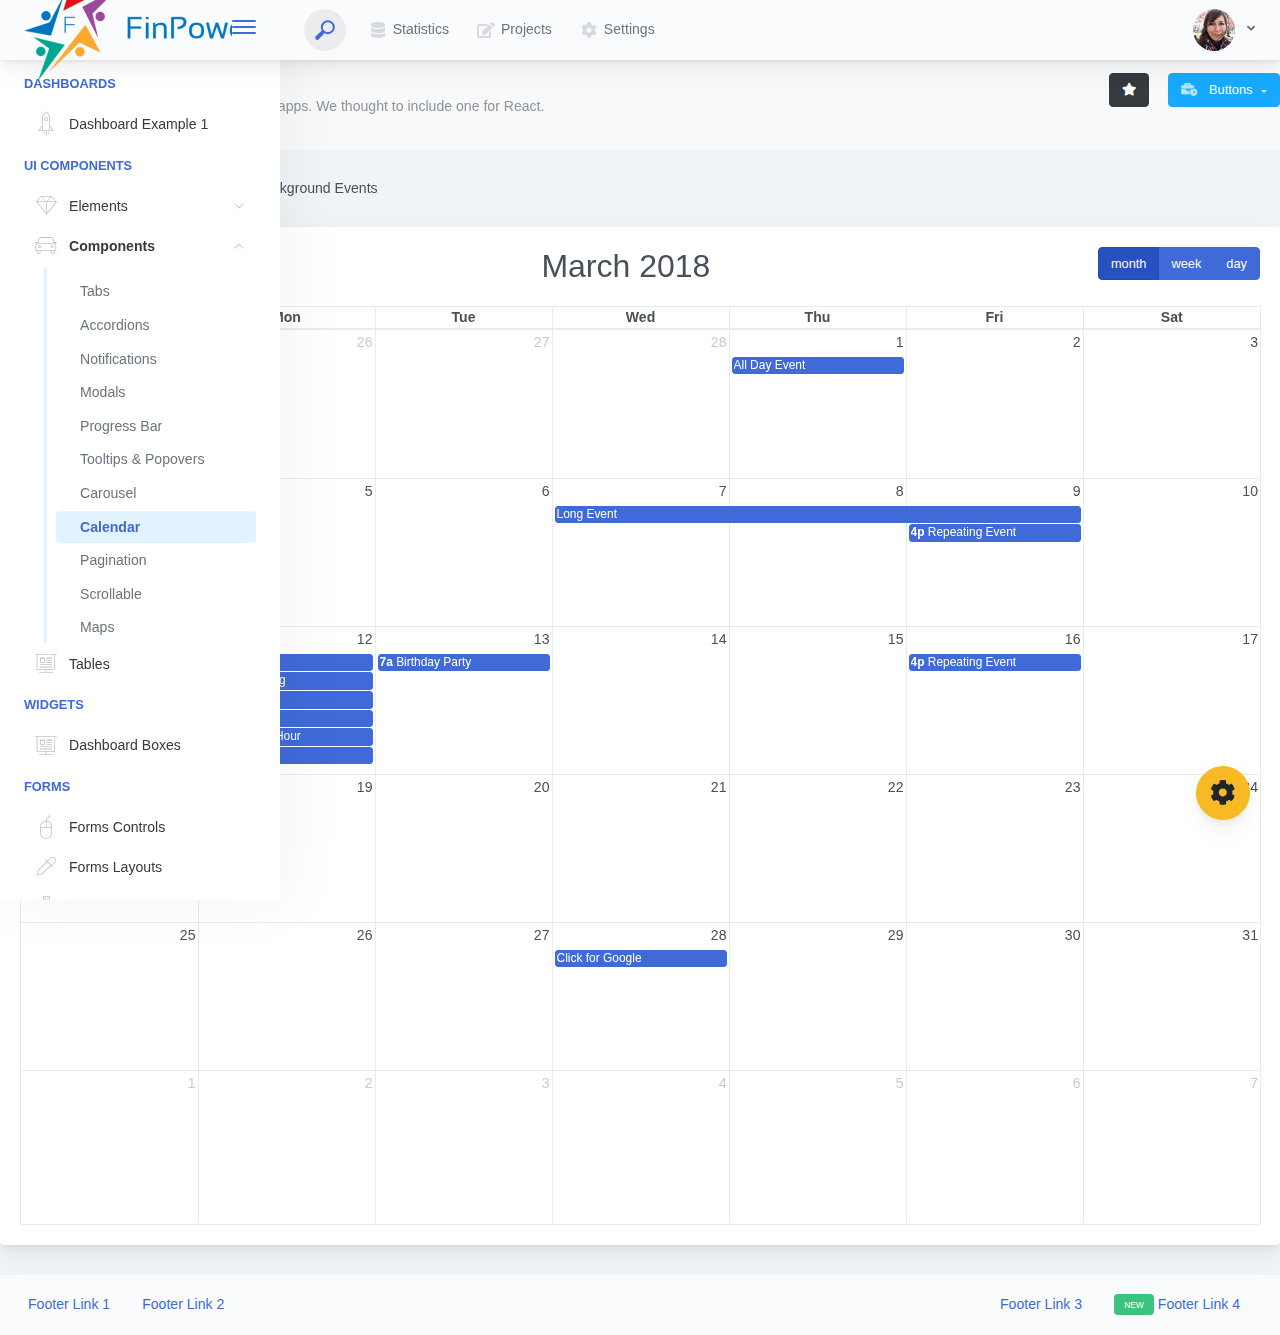
<file: Home/components-calendar.html>
<!doctype html>
<html lang="en">

<head>
    <meta charset="utf-8">
    <meta http-equiv="X-UA-Compatible" content="IE=edge">
    <meta http-equiv="Content-Language" content="en">
    <meta http-equiv="Content-Type" content="text/html; charset=utf-8"/>
    <title>Calendar - Calendars are used in a lot of apps. We thought to include one for React.</title>
    <meta name="viewport" content="width=device-width, initial-scale=1, maximum-scale=1, user-scalable=no, shrink-to-fit=no" />
    <meta name="description" content="Calendars are used in a lot of apps. We thought to include one for React.">
    <meta name="msapplication-tap-highlight" content="no">
    <!--
    =========================================================
    * ArchitectUI HTML Theme Dashboard - v1.0.0
    =========================================================
    * Product Page: https://dashboardpack.com
    * Copyright 2019 DashboardPack (https://dashboardpack.com)
    * Licensed under MIT (https://github.com/DashboardPack/architectui-html-theme-free/blob/master/LICENSE)
    =========================================================
    * The above copyright notice and this permission notice shall be included in all copies or substantial portions of the Software.
    -->
<link href="./main.css" rel="stylesheet"></head>
<body>
    <div class="app-container app-theme-white body-tabs-shadow fixed-sidebar fixed-header">
        <div class="app-header header-shadow">
            <div class="app-header__logo">
                <div class="logo-src"></div>
                <div class="header__pane ml-auto">
                    <div>
                        <button type="button" class="hamburger close-sidebar-btn hamburger--elastic" data-class="closed-sidebar">
                            <span class="hamburger-box">
                                <span class="hamburger-inner"></span>
                            </span>
                        </button>
                    </div>
                </div>
            </div>
            <div class="app-header__mobile-menu">
                <div>
                    <button type="button" class="hamburger hamburger--elastic mobile-toggle-nav">
                        <span class="hamburger-box">
                            <span class="hamburger-inner"></span>
                        </span>
                    </button>
                </div>
            </div>
            <div class="app-header__menu">
                <span>
                    <button type="button" class="btn-icon btn-icon-only btn btn-primary btn-sm mobile-toggle-header-nav">
                        <span class="btn-icon-wrapper">
                            <i class="fa fa-ellipsis-v fa-w-6"></i>
                        </span>
                    </button>
                </span>
            </div>    <div class="app-header__content">
                <div class="app-header-left">
                    <div class="search-wrapper">
                        <div class="input-holder">
                            <input type="text" class="search-input" placeholder="Type to search">
                            <button class="search-icon"><span></span></button>
                        </div>
                        <button class="close"></button>
                    </div>
                    <ul class="header-menu nav">
                        <li class="nav-item">
                            <a href="javascript:void(0);" class="nav-link">
                                <i class="nav-link-icon fa fa-database"> </i>
                                Statistics
                            </a>
                        </li>
                        <li class="btn-group nav-item">
                            <a href="javascript:void(0);" class="nav-link">
                                <i class="nav-link-icon fa fa-edit"></i>
                                Projects
                            </a>
                        </li>
                        <li class="dropdown nav-item">
                            <a href="javascript:void(0);" class="nav-link">
                                <i class="nav-link-icon fa fa-cog"></i>
                                Settings
                            </a>
                        </li>
                    </ul>        </div>
                <div class="app-header-right">
                    <div class="header-btn-lg pr-0">
                        <div class="widget-content p-0">
                            <div class="widget-content-wrapper">
                                <div class="widget-content-left">
                                    <div class="btn-group">
                                        <a data-toggle="dropdown" aria-haspopup="true" aria-expanded="false" class="p-0 btn">
                                            <img width="42" class="rounded-circle" src="assets/images/avatars/1.jpg" alt="">
                                            <i class="fa fa-angle-down ml-2 opacity-8"></i>
                                        </a>
                                        <div tabindex="-1" role="menu" aria-hidden="true" class="dropdown-menu dropdown-menu-right">
                                            <button type="button" tabindex="0" class="dropdown-item">User Account</button>
                                            <button type="button" tabindex="0" class="dropdown-item">Settings</button>
                                            <h6 tabindex="-1" class="dropdown-header">Header</h6>
                                            <button type="button" tabindex="0" class="dropdown-item">Actions</button>
                                            <div tabindex="-1" class="dropdown-divider"></div>
                                            <button type="button" tabindex="0" class="dropdown-item">Dividers</button>
                                        </div>
                                    </div>
                                </div>
                                <div class="widget-content-left  ml-3 header-user-info">
                                    <div class="widget-heading">
                                        Alina Mclourd
                                    </div>
                                    <div class="widget-subheading">
                                        VP People Manager
                                    </div>
                                </div>
                                <div class="widget-content-right header-user-info ml-3">
                                    <button type="button" class="btn-shadow p-1 btn btn-primary btn-sm show-toastr-example">
                                        <i class="fa text-white fa-calendar pr-1 pl-1"></i>
                                    </button>
                                </div>
                            </div>
                        </div>
                    </div>        </div>
            </div>
        </div>        <div class="ui-theme-settings">
            <button type="button" id="TooltipDemo" class="btn-open-options btn btn-warning">
                <i class="fa fa-cog fa-w-16 fa-spin fa-2x"></i>
            </button>
            <div class="theme-settings__inner">
                <div class="scrollbar-container">
                    <div class="theme-settings__options-wrapper">
                        <h3 class="themeoptions-heading">Layout Options
                        </h3>
                        <div class="p-3">
                            <ul class="list-group">
                                <li class="list-group-item">
                                    <div class="widget-content p-0">
                                        <div class="widget-content-wrapper">
                                            <div class="widget-content-left mr-3">
                                                <div class="switch has-switch switch-container-class" data-class="fixed-header">
                                                    <div class="switch-animate switch-on">
                                                        <input type="checkbox" checked data-toggle="toggle" data-onstyle="success">
                                                    </div>
                                                </div>
                                            </div>
                                            <div class="widget-content-left">
                                                <div class="widget-heading">Fixed Header
                                                </div>
                                                <div class="widget-subheading">Makes the header top fixed, always visible!
                                                </div>
                                            </div>
                                        </div>
                                    </div>
                                </li>
                                <li class="list-group-item">
                                    <div class="widget-content p-0">
                                        <div class="widget-content-wrapper">
                                            <div class="widget-content-left mr-3">
                                                <div class="switch has-switch switch-container-class" data-class="fixed-sidebar">
                                                    <div class="switch-animate switch-on">
                                                        <input type="checkbox" checked data-toggle="toggle" data-onstyle="success">
                                                    </div>
                                                </div>
                                            </div>
                                            <div class="widget-content-left">
                                                <div class="widget-heading">Fixed Sidebar
                                                </div>
                                                <div class="widget-subheading">Makes the sidebar left fixed, always visible!
                                                </div>
                                            </div>
                                        </div>
                                    </div>
                                </li>
                                <li class="list-group-item">
                                    <div class="widget-content p-0">
                                        <div class="widget-content-wrapper">
                                            <div class="widget-content-left mr-3">
                                                <div class="switch has-switch switch-container-class" data-class="fixed-footer">
                                                    <div class="switch-animate switch-off">
                                                        <input type="checkbox" data-toggle="toggle" data-onstyle="success">
                                                    </div>
                                                </div>
                                            </div>
                                            <div class="widget-content-left">
                                                <div class="widget-heading">Fixed Footer
                                                </div>
                                                <div class="widget-subheading">Makes the app footer bottom fixed, always visible!
                                                </div>
                                            </div>
                                        </div>
                                    </div>
                                </li>
                            </ul>
                        </div>
                        <h3 class="themeoptions-heading">
                            <div>
                                Header Options
                            </div>
                            <button type="button" class="btn-pill btn-shadow btn-wide ml-auto btn btn-focus btn-sm switch-header-cs-class" data-class="">
                                Restore Default
                            </button>
                        </h3>
                        <div class="p-3">
                            <ul class="list-group">
                                <li class="list-group-item">
                                    <h5 class="pb-2">Choose Color Scheme
                                    </h5>
                                    <div class="theme-settings-swatches">
                                        <div class="swatch-holder bg-primary switch-header-cs-class" data-class="bg-primary header-text-light">
                                        </div>
                                        <div class="swatch-holder bg-secondary switch-header-cs-class" data-class="bg-secondary header-text-light">
                                        </div>
                                        <div class="swatch-holder bg-success switch-header-cs-class" data-class="bg-success header-text-dark">
                                        </div>
                                        <div class="swatch-holder bg-info switch-header-cs-class" data-class="bg-info header-text-dark">
                                        </div>
                                        <div class="swatch-holder bg-warning switch-header-cs-class" data-class="bg-warning header-text-dark">
                                        </div>
                                        <div class="swatch-holder bg-danger switch-header-cs-class" data-class="bg-danger header-text-light">
                                        </div>
                                        <div class="swatch-holder bg-light switch-header-cs-class" data-class="bg-light header-text-dark">
                                        </div>
                                        <div class="swatch-holder bg-dark switch-header-cs-class" data-class="bg-dark header-text-light">
                                        </div>
                                        <div class="swatch-holder bg-focus switch-header-cs-class" data-class="bg-focus header-text-light">
                                        </div>
                                        <div class="swatch-holder bg-alternate switch-header-cs-class" data-class="bg-alternate header-text-light">
                                        </div>
                                        <div class="divider">
                                        </div>
                                        <div class="swatch-holder bg-vicious-stance switch-header-cs-class" data-class="bg-vicious-stance header-text-light">
                                        </div>
                                        <div class="swatch-holder bg-midnight-bloom switch-header-cs-class" data-class="bg-midnight-bloom header-text-light">
                                        </div>
                                        <div class="swatch-holder bg-night-sky switch-header-cs-class" data-class="bg-night-sky header-text-light">
                                        </div>
                                        <div class="swatch-holder bg-slick-carbon switch-header-cs-class" data-class="bg-slick-carbon header-text-light">
                                        </div>
                                        <div class="swatch-holder bg-asteroid switch-header-cs-class" data-class="bg-asteroid header-text-light">
                                        </div>
                                        <div class="swatch-holder bg-royal switch-header-cs-class" data-class="bg-royal header-text-light">
                                        </div>
                                        <div class="swatch-holder bg-warm-flame switch-header-cs-class" data-class="bg-warm-flame header-text-dark">
                                        </div>
                                        <div class="swatch-holder bg-night-fade switch-header-cs-class" data-class="bg-night-fade header-text-dark">
                                        </div>
                                        <div class="swatch-holder bg-sunny-morning switch-header-cs-class" data-class="bg-sunny-morning header-text-dark">
                                        </div>
                                        <div class="swatch-holder bg-tempting-azure switch-header-cs-class" data-class="bg-tempting-azure header-text-dark">
                                        </div>
                                        <div class="swatch-holder bg-amy-crisp switch-header-cs-class" data-class="bg-amy-crisp header-text-dark">
                                        </div>
                                        <div class="swatch-holder bg-heavy-rain switch-header-cs-class" data-class="bg-heavy-rain header-text-dark">
                                        </div>
                                        <div class="swatch-holder bg-mean-fruit switch-header-cs-class" data-class="bg-mean-fruit header-text-dark">
                                        </div>
                                        <div class="swatch-holder bg-malibu-beach switch-header-cs-class" data-class="bg-malibu-beach header-text-light">
                                        </div>
                                        <div class="swatch-holder bg-deep-blue switch-header-cs-class" data-class="bg-deep-blue header-text-dark">
                                        </div>
                                        <div class="swatch-holder bg-ripe-malin switch-header-cs-class" data-class="bg-ripe-malin header-text-light">
                                        </div>
                                        <div class="swatch-holder bg-arielle-smile switch-header-cs-class" data-class="bg-arielle-smile header-text-light">
                                        </div>
                                        <div class="swatch-holder bg-plum-plate switch-header-cs-class" data-class="bg-plum-plate header-text-light">
                                        </div>
                                        <div class="swatch-holder bg-happy-fisher switch-header-cs-class" data-class="bg-happy-fisher header-text-dark">
                                        </div>
                                        <div class="swatch-holder bg-happy-itmeo switch-header-cs-class" data-class="bg-happy-itmeo header-text-light">
                                        </div>
                                        <div class="swatch-holder bg-mixed-hopes switch-header-cs-class" data-class="bg-mixed-hopes header-text-light">
                                        </div>
                                        <div class="swatch-holder bg-strong-bliss switch-header-cs-class" data-class="bg-strong-bliss header-text-light">
                                        </div>
                                        <div class="swatch-holder bg-grow-early switch-header-cs-class" data-class="bg-grow-early header-text-light">
                                        </div>
                                        <div class="swatch-holder bg-love-kiss switch-header-cs-class" data-class="bg-love-kiss header-text-light">
                                        </div>
                                        <div class="swatch-holder bg-premium-dark switch-header-cs-class" data-class="bg-premium-dark header-text-light">
                                        </div>
                                        <div class="swatch-holder bg-happy-green switch-header-cs-class" data-class="bg-happy-green header-text-light">
                                        </div>
                                    </div>
                                </li>
                            </ul>
                        </div>
                        <h3 class="themeoptions-heading">
                            <div>Sidebar Options</div>
                            <button type="button" class="btn-pill btn-shadow btn-wide ml-auto btn btn-focus btn-sm switch-sidebar-cs-class" data-class="">
                                Restore Default
                            </button>
                        </h3>
                        <div class="p-3">
                            <ul class="list-group">
                                <li class="list-group-item">
                                    <h5 class="pb-2">Choose Color Scheme
                                    </h5>
                                    <div class="theme-settings-swatches">
                                        <div class="swatch-holder bg-primary switch-sidebar-cs-class" data-class="bg-primary sidebar-text-light">
                                        </div>
                                        <div class="swatch-holder bg-secondary switch-sidebar-cs-class" data-class="bg-secondary sidebar-text-light">
                                        </div>
                                        <div class="swatch-holder bg-success switch-sidebar-cs-class" data-class="bg-success sidebar-text-dark">
                                        </div>
                                        <div class="swatch-holder bg-info switch-sidebar-cs-class" data-class="bg-info sidebar-text-dark">
                                        </div>
                                        <div class="swatch-holder bg-warning switch-sidebar-cs-class" data-class="bg-warning sidebar-text-dark">
                                        </div>
                                        <div class="swatch-holder bg-danger switch-sidebar-cs-class" data-class="bg-danger sidebar-text-light">
                                        </div>
                                        <div class="swatch-holder bg-light switch-sidebar-cs-class" data-class="bg-light sidebar-text-dark">
                                        </div>
                                        <div class="swatch-holder bg-dark switch-sidebar-cs-class" data-class="bg-dark sidebar-text-light">
                                        </div>
                                        <div class="swatch-holder bg-focus switch-sidebar-cs-class" data-class="bg-focus sidebar-text-light">
                                        </div>
                                        <div class="swatch-holder bg-alternate switch-sidebar-cs-class" data-class="bg-alternate sidebar-text-light">
                                        </div>
                                        <div class="divider">
                                        </div>
                                        <div class="swatch-holder bg-vicious-stance switch-sidebar-cs-class" data-class="bg-vicious-stance sidebar-text-light">
                                        </div>
                                        <div class="swatch-holder bg-midnight-bloom switch-sidebar-cs-class" data-class="bg-midnight-bloom sidebar-text-light">
                                        </div>
                                        <div class="swatch-holder bg-night-sky switch-sidebar-cs-class" data-class="bg-night-sky sidebar-text-light">
                                        </div>
                                        <div class="swatch-holder bg-slick-carbon switch-sidebar-cs-class" data-class="bg-slick-carbon sidebar-text-light">
                                        </div>
                                        <div class="swatch-holder bg-asteroid switch-sidebar-cs-class" data-class="bg-asteroid sidebar-text-light">
                                        </div>
                                        <div class="swatch-holder bg-royal switch-sidebar-cs-class" data-class="bg-royal sidebar-text-light">
                                        </div>
                                        <div class="swatch-holder bg-warm-flame switch-sidebar-cs-class" data-class="bg-warm-flame sidebar-text-dark">
                                        </div>
                                        <div class="swatch-holder bg-night-fade switch-sidebar-cs-class" data-class="bg-night-fade sidebar-text-dark">
                                        </div>
                                        <div class="swatch-holder bg-sunny-morning switch-sidebar-cs-class" data-class="bg-sunny-morning sidebar-text-dark">
                                        </div>
                                        <div class="swatch-holder bg-tempting-azure switch-sidebar-cs-class" data-class="bg-tempting-azure sidebar-text-dark">
                                        </div>
                                        <div class="swatch-holder bg-amy-crisp switch-sidebar-cs-class" data-class="bg-amy-crisp sidebar-text-dark">
                                        </div>
                                        <div class="swatch-holder bg-heavy-rain switch-sidebar-cs-class" data-class="bg-heavy-rain sidebar-text-dark">
                                        </div>
                                        <div class="swatch-holder bg-mean-fruit switch-sidebar-cs-class" data-class="bg-mean-fruit sidebar-text-dark">
                                        </div>
                                        <div class="swatch-holder bg-malibu-beach switch-sidebar-cs-class" data-class="bg-malibu-beach sidebar-text-light">
                                        </div>
                                        <div class="swatch-holder bg-deep-blue switch-sidebar-cs-class" data-class="bg-deep-blue sidebar-text-dark">
                                        </div>
                                        <div class="swatch-holder bg-ripe-malin switch-sidebar-cs-class" data-class="bg-ripe-malin sidebar-text-light">
                                        </div>
                                        <div class="swatch-holder bg-arielle-smile switch-sidebar-cs-class" data-class="bg-arielle-smile sidebar-text-light">
                                        </div>
                                        <div class="swatch-holder bg-plum-plate switch-sidebar-cs-class" data-class="bg-plum-plate sidebar-text-light">
                                        </div>
                                        <div class="swatch-holder bg-happy-fisher switch-sidebar-cs-class" data-class="bg-happy-fisher sidebar-text-dark">
                                        </div>
                                        <div class="swatch-holder bg-happy-itmeo switch-sidebar-cs-class" data-class="bg-happy-itmeo sidebar-text-light">
                                        </div>
                                        <div class="swatch-holder bg-mixed-hopes switch-sidebar-cs-class" data-class="bg-mixed-hopes sidebar-text-light">
                                        </div>
                                        <div class="swatch-holder bg-strong-bliss switch-sidebar-cs-class" data-class="bg-strong-bliss sidebar-text-light">
                                        </div>
                                        <div class="swatch-holder bg-grow-early switch-sidebar-cs-class" data-class="bg-grow-early sidebar-text-light">
                                        </div>
                                        <div class="swatch-holder bg-love-kiss switch-sidebar-cs-class" data-class="bg-love-kiss sidebar-text-light">
                                        </div>
                                        <div class="swatch-holder bg-premium-dark switch-sidebar-cs-class" data-class="bg-premium-dark sidebar-text-light">
                                        </div>
                                        <div class="swatch-holder bg-happy-green switch-sidebar-cs-class" data-class="bg-happy-green sidebar-text-light">
                                        </div>
                                    </div>
                                </li>
                            </ul>
                        </div>
                        <h3 class="themeoptions-heading">
                            <div>Main Content Options</div>
                            <button type="button" class="btn-pill btn-shadow btn-wide ml-auto active btn btn-focus btn-sm">Restore Default
                            </button>
                        </h3>
                        <div class="p-3">
                            <ul class="list-group">
                                <li class="list-group-item">
                                    <h5 class="pb-2">Page Section Tabs
                                    </h5>
                                    <div class="theme-settings-swatches">
                                        <div role="group" class="mt-2 btn-group">
                                            <button type="button" class="btn-wide btn-shadow btn-primary btn btn-secondary switch-theme-class" data-class="body-tabs-line">
                                                Line
                                            </button>
                                            <button type="button" class="btn-wide btn-shadow btn-primary active btn btn-secondary switch-theme-class" data-class="body-tabs-shadow">
                                                Shadow
                                            </button>
                                        </div>
                                    </div>
                                </li>
                            </ul>
                        </div>
                    </div>
                </div>
            </div>
        </div>        <div class="app-main">
                <div class="app-sidebar sidebar-shadow">
                    <div class="app-header__logo">
                        <div class="logo-src"></div>
                        <div class="header__pane ml-auto">
                            <div>
                                <button type="button" class="hamburger close-sidebar-btn hamburger--elastic" data-class="closed-sidebar">
                                    <span class="hamburger-box">
                                        <span class="hamburger-inner"></span>
                                    </span>
                                </button>
                            </div>
                        </div>
                    </div>
                    <div class="app-header__mobile-menu">
                        <div>
                            <button type="button" class="hamburger hamburger--elastic mobile-toggle-nav">
                                <span class="hamburger-box">
                                    <span class="hamburger-inner"></span>
                                </span>
                            </button>
                        </div>
                    </div>
                    <div class="app-header__menu">
                        <span>
                            <button type="button" class="btn-icon btn-icon-only btn btn-primary btn-sm mobile-toggle-header-nav">
                                <span class="btn-icon-wrapper">
                                    <i class="fa fa-ellipsis-v fa-w-6"></i>
                                </span>
                            </button>
                        </span>
                    </div>    <div class="scrollbar-sidebar">
                        <div class="app-sidebar__inner">
                            <ul class="vertical-nav-menu">
                                <li class="app-sidebar__heading">Dashboards</li>
                                <li>
                                    <a href="index.html">
                                        <i class="metismenu-icon pe-7s-rocket"></i>
                                        Dashboard Example 1
                                    </a>
                                </li>
                                <li class="app-sidebar__heading">UI Components</li>
                                <li
                                    
                                    
                                    
                                    
                                    
                                    
                                    
                                    
                                >
                                    <a href="#">
                                        <i class="metismenu-icon pe-7s-diamond"></i>
                                        Elements
                                        <i class="metismenu-state-icon pe-7s-angle-down caret-left"></i>
                                    </a>
                                    <ul
                                        
                                        
                                        
                                        
                                        
                                        
                                        
                                        
                                    >
                                        <li>
                                            <a href="elements-buttons-standard.html">
                                                <i class="metismenu-icon"></i>
                                                Buttons
                                            </a>
                                        </li>
                                        <li>
                                            <a href="elements-dropdowns.html">
                                                <i class="metismenu-icon">
                                                </i>Dropdowns
                                            </a>
                                        </li>
                                        <li>
                                            <a href="elements-icons.html">
                                                <i class="metismenu-icon">
                                                </i>Icons
                                            </a>
                                        </li>
                                        <li>
                                            <a href="elements-badges-labels.html">
                                                <i class="metismenu-icon">
                                                </i>Badges
                                            </a>
                                        </li>
                                        <li>
                                            <a href="elements-cards.html">
                                                <i class="metismenu-icon">
                                                </i>Cards
                                            </a>
                                        </li>
                                        <li>
                                            <a href="elements-list-group.html">
                                                <i class="metismenu-icon">
                                                </i>List Groups
                                            </a>
                                        </li>
                                        <li>
                                            <a href="elements-navigation.html">
                                                <i class="metismenu-icon">
                                                </i>Navigation Menus
                                            </a>
                                        </li>
                                        <li>
                                            <a href="elements-utilities.html">
                                                <i class="metismenu-icon">
                                                </i>Utilities
                                            </a>
                                        </li>
                                    </ul>
                                </li>
                                <li
                                    
                                    
                                    
                                    
                                    
                                    
                                    
                                     class="mm-active"
                                    
                                    
                                    
                                >
                                    <a href="#">
                                        <i class="metismenu-icon pe-7s-car"></i>
                                        Components
                                        <i class="metismenu-state-icon pe-7s-angle-down caret-left"></i>
                                    </a>
                                    <ul
                                        
                                        
                                        
                                        
                                        
                                        
                                        
                                         class="mm-show"
                                        
                                        
                                        
                                    >
                                        <li>
                                            <a href="components-tabs.html">
                                                <i class="metismenu-icon">
                                                </i>Tabs
                                            </a>
                                        </li>
                                        <li>
                                            <a href="components-accordions.html">
                                                <i class="metismenu-icon">
                                                </i>Accordions
                                            </a>
                                        </li>
                                        <li>
                                            <a href="components-notifications.html">
                                                <i class="metismenu-icon">
                                                </i>Notifications
                                            </a>
                                        </li>
                                        <li>
                                            <a href="components-modals.html">
                                                <i class="metismenu-icon">
                                                </i>Modals
                                            </a>
                                        </li>
                                        <li>
                                            <a href="components-progress-bar.html">
                                                <i class="metismenu-icon">
                                                </i>Progress Bar
                                            </a>
                                        </li>
                                        <li>
                                            <a href="components-tooltips-popovers.html">
                                                <i class="metismenu-icon">
                                                </i>Tooltips &amp; Popovers
                                            </a>
                                        </li>
                                        <li>
                                            <a href="components-carousel.html">
                                                <i class="metismenu-icon">
                                                </i>Carousel
                                            </a>
                                        </li>
                                        <li>
                                            <a href="components-calendar.html" class="mm-active">
                                                <i class="metismenu-icon">
                                                </i>Calendar
                                            </a>
                                        </li>
                                        <li>
                                            <a href="components-pagination.html">
                                                <i class="metismenu-icon">
                                                </i>Pagination
                                            </a>
                                        </li>
                                        <li>
                                            <a href="components-scrollable-elements.html">
                                                <i class="metismenu-icon">
                                                </i>Scrollable
                                            </a>
                                        </li>
                                        <li>
                                            <a href="components-maps.html">
                                                <i class="metismenu-icon">
                                                </i>Maps
                                            </a>
                                        </li>
                                    </ul>
                                </li>
                                <li  >
                                    <a href="tables-regular.html">
                                        <i class="metismenu-icon pe-7s-display2"></i>
                                        Tables
                                    </a>
                                </li>
                                <li class="app-sidebar__heading">Widgets</li>
                                <li>
                                    <a href="dashboard-boxes.html">
                                        <i class="metismenu-icon pe-7s-display2"></i>
                                        Dashboard Boxes
                                    </a>
                                </li>
                                <li class="app-sidebar__heading">Forms</li>
                                <li>
                                    <a href="forms-controls.html">
                                        <i class="metismenu-icon pe-7s-mouse">
                                        </i>Forms Controls
                                    </a>
                                </li>
                                <li>
                                    <a href="forms-layouts.html">
                                        <i class="metismenu-icon pe-7s-eyedropper">
                                        </i>Forms Layouts
                                    </a>
                                </li>
                                <li>
                                    <a href="forms-validation.html">
                                        <i class="metismenu-icon pe-7s-pendrive">
                                        </i>Forms Validation
                                    </a>
                                </li>
                                <li class="app-sidebar__heading">Charts</li>
                                <li>
                                    <a href="charts-chartjs.html">
                                        <i class="metismenu-icon pe-7s-graph2">
                                        </i>ChartJS
                                    </a>
                                </li>
                                <li class="app-sidebar__heading">PRO Version</li>
                                <li>
                                    <a href="https://dashboardpack.com/theme-details/architectui-dashboard-html-pro/" target="_blank">
                                        <i class="metismenu-icon pe-7s-graph2">
                                        </i>
                                        Upgrade to PRO
                                    </a>
                                </li>
                            </ul>
                        </div>
                    </div>
                </div>    <div class="app-main__outer">
                    <div class="app-main__inner">
                        <div class="app-page-title">
                            <div class="page-title-wrapper">
                                <div class="page-title-heading">
                                    <div class="page-title-icon">
                                        <i class="pe-7s-car icon-gradient bg-warm-flame">
                                        </i>
                                    </div>
                                    <div>Calendar
                                        <div class="page-title-subheading">Calendars are used in a lot of apps. We thought to include one for React.
                                        </div>
                                    </div>
                                </div>
                                <div class="page-title-actions">
                                    <button type="button" data-toggle="tooltip" title="Example Tooltip" data-placement="bottom" class="btn-shadow mr-3 btn btn-dark">
                                        <i class="fa fa-star"></i>
                                    </button>
                                    <div class="d-inline-block dropdown">
                                        <button type="button" data-toggle="dropdown" aria-haspopup="true" aria-expanded="false" class="btn-shadow dropdown-toggle btn btn-info">
                                            <span class="btn-icon-wrapper pr-2 opacity-7">
                                                <i class="fa fa-business-time fa-w-20"></i>
                                            </span>
                                            Buttons
                                        </button>
                                        <div tabindex="-1" role="menu" aria-hidden="true" class="dropdown-menu dropdown-menu-right">
                                            <ul class="nav flex-column">
                                                <li class="nav-item">
                                                    <a href="javascript:void(0);" class="nav-link">
                                                        <i class="nav-link-icon lnr-inbox"></i>
                                                        <span>
                                                            Inbox
                                                        </span>
                                                        <div class="ml-auto badge badge-pill badge-secondary">86</div>
                                                    </a>
                                                </li>
                                                <li class="nav-item">
                                                    <a href="javascript:void(0);" class="nav-link">
                                                        <i class="nav-link-icon lnr-book"></i>
                                                        <span>
                                                            Book
                                                        </span>
                                                        <div class="ml-auto badge badge-pill badge-danger">5</div>
                                                    </a>
                                                </li>
                                                <li class="nav-item">
                                                    <a href="javascript:void(0);" class="nav-link">
                                                        <i class="nav-link-icon lnr-picture"></i>
                                                        <span>
                                                            Picture
                                                        </span>
                                                    </a>
                                                </li>
                                                <li class="nav-item">
                                                    <a disabled href="javascript:void(0);" class="nav-link disabled">
                                                        <i class="nav-link-icon lnr-file-empty"></i>
                                                        <span>
                                                            File Disabled
                                                        </span>
                                                    </a>
                                                </li>
                                            </ul>
                                        </div>
                                    </div>
                                </div>    </div>
                        </div>            <ul class="body-tabs body-tabs-layout tabs-animated body-tabs-animated nav">
                            <li class="nav-item">
                                <a role="tab" class="nav-link active" id="tab-0" data-toggle="tab" href="#tab-content-0">
                                    <span>Basic Calendar</span>
                                </a>
                            </li>
                            <li class="nav-item">
                                <a role="tab" class="nav-link" id="tab-1" data-toggle="tab" href="#tab-content-1">
                                    <span>List View</span>
                                </a>
                            </li>
                            <li class="nav-item">
                                <a role="tab" class="nav-link" id="tab-2" data-toggle="tab" href="#tab-content-2">
                                    <span>Background Events</span>
                                </a>
                            </li>
                        </ul>
                        <div class="tab-content">
                            <div class="tab-pane tabs-animation fade show active" id="tab-content-0" role="tabpanel">
                                <div class="main-card mb-3 card">
                                    <div class="card-body">
                                        <div id='calendar'></div>
                                    </div>
                                </div>
                            </div>
                            <div class="tab-pane tabs-animation fade" id="tab-content-1" role="tabpanel">
                                <div class="main-card mb-3 card">
                                    <div class="card-body">
                                        <div id='calendar-list'></div>
                                    </div>
                                </div>
                            </div>
                            <div class="tab-pane tabs-animation fade" id="tab-content-2" role="tabpanel">
                                <div class="main-card mb-3 card">
                                    <div class="card-body">
                                        <div id="calendar-bg-events"></div>
                                    </div>
                                </div>
                            </div>
                        </div>
                    </div>
                    <div class="app-wrapper-footer">
                        <div class="app-footer">
                            <div class="app-footer__inner">
                                <div class="app-footer-left">
                                    <ul class="nav">
                                        <li class="nav-item">
                                            <a href="javascript:void(0);" class="nav-link">
                                                Footer Link 1
                                            </a>
                                        </li>
                                        <li class="nav-item">
                                            <a href="javascript:void(0);" class="nav-link">
                                                Footer Link 2
                                            </a>
                                        </li>
                                    </ul>
                                </div>
                                <div class="app-footer-right">
                                    <ul class="nav">
                                        <li class="nav-item">
                                            <a href="javascript:void(0);" class="nav-link">
                                                Footer Link 3
                                            </a>
                                        </li>
                                        <li class="nav-item">
                                            <a href="javascript:void(0);" class="nav-link">
                                                <div class="badge badge-success mr-1 ml-0">
                                                    <small>NEW</small>
                                                </div>
                                                Footer Link 4
                                            </a>
                                        </li>
                                    </ul>
                                </div>
                            </div>
                        </div>
                    </div>    </div>
        </div>
    </div>
<script type="text/javascript" src="./assets/scripts/main.js"></script></body>
</html>
</file>
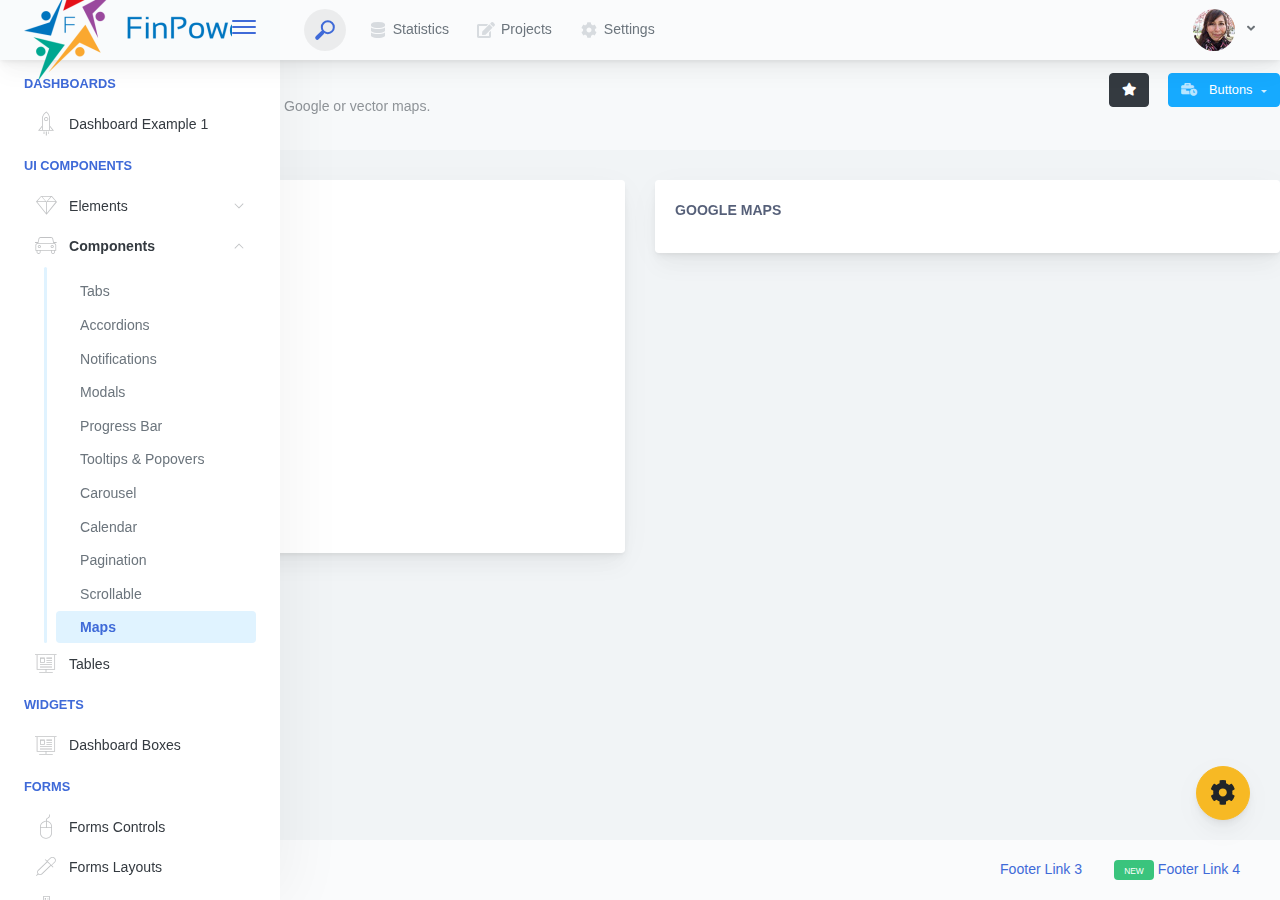
<file: Home/components-maps.html>
<!doctype html>
<html lang="en">

<head>
    <meta charset="utf-8">
    <meta http-equiv="X-UA-Compatible" content="IE=edge">
    <meta http-equiv="Content-Language" content="en">
    <meta http-equiv="Content-Type" content="text/html; charset=utf-8"/>
    <title>Maps - Implement in your applications Google or vector maps.</title>
    <meta name="viewport" content="width=device-width, initial-scale=1, maximum-scale=1, user-scalable=no, shrink-to-fit=no" />
    <meta name="description" content="Implement in your applications Google or vector maps.">
    <meta name="msapplication-tap-highlight" content="no">
    <!--
    =========================================================
    * ArchitectUI HTML Theme Dashboard - v1.0.0
    =========================================================
    * Product Page: https://dashboardpack.com
    * Copyright 2019 DashboardPack (https://dashboardpack.com)
    * Licensed under MIT (https://github.com/DashboardPack/architectui-html-theme-free/blob/master/LICENSE)
    =========================================================
    * The above copyright notice and this permission notice shall be included in all copies or substantial portions of the Software.
    -->
<link href="./main.css" rel="stylesheet"></head>
<body>
    <div class="app-container app-theme-white body-tabs-shadow fixed-sidebar fixed-header">
        <div class="app-header header-shadow">
            <div class="app-header__logo">
                <div class="logo-src"></div>
                <div class="header__pane ml-auto">
                    <div>
                        <button type="button" class="hamburger close-sidebar-btn hamburger--elastic" data-class="closed-sidebar">
                            <span class="hamburger-box">
                                <span class="hamburger-inner"></span>
                            </span>
                        </button>
                    </div>
                </div>
            </div>
            <div class="app-header__mobile-menu">
                <div>
                    <button type="button" class="hamburger hamburger--elastic mobile-toggle-nav">
                        <span class="hamburger-box">
                            <span class="hamburger-inner"></span>
                        </span>
                    </button>
                </div>
            </div>
            <div class="app-header__menu">
                <span>
                    <button type="button" class="btn-icon btn-icon-only btn btn-primary btn-sm mobile-toggle-header-nav">
                        <span class="btn-icon-wrapper">
                            <i class="fa fa-ellipsis-v fa-w-6"></i>
                        </span>
                    </button>
                </span>
            </div>    <div class="app-header__content">
                <div class="app-header-left">
                    <div class="search-wrapper">
                        <div class="input-holder">
                            <input type="text" class="search-input" placeholder="Type to search">
                            <button class="search-icon"><span></span></button>
                        </div>
                        <button class="close"></button>
                    </div>
                    <ul class="header-menu nav">
                        <li class="nav-item">
                            <a href="javascript:void(0);" class="nav-link">
                                <i class="nav-link-icon fa fa-database"> </i>
                                Statistics
                            </a>
                        </li>
                        <li class="btn-group nav-item">
                            <a href="javascript:void(0);" class="nav-link">
                                <i class="nav-link-icon fa fa-edit"></i>
                                Projects
                            </a>
                        </li>
                        <li class="dropdown nav-item">
                            <a href="javascript:void(0);" class="nav-link">
                                <i class="nav-link-icon fa fa-cog"></i>
                                Settings
                            </a>
                        </li>
                    </ul>        </div>
                <div class="app-header-right">
                    <div class="header-btn-lg pr-0">
                        <div class="widget-content p-0">
                            <div class="widget-content-wrapper">
                                <div class="widget-content-left">
                                    <div class="btn-group">
                                        <a data-toggle="dropdown" aria-haspopup="true" aria-expanded="false" class="p-0 btn">
                                            <img width="42" class="rounded-circle" src="assets/images/avatars/1.jpg" alt="">
                                            <i class="fa fa-angle-down ml-2 opacity-8"></i>
                                        </a>
                                        <div tabindex="-1" role="menu" aria-hidden="true" class="dropdown-menu dropdown-menu-right">
                                            <button type="button" tabindex="0" class="dropdown-item">User Account</button>
                                            <button type="button" tabindex="0" class="dropdown-item">Settings</button>
                                            <h6 tabindex="-1" class="dropdown-header">Header</h6>
                                            <button type="button" tabindex="0" class="dropdown-item">Actions</button>
                                            <div tabindex="-1" class="dropdown-divider"></div>
                                            <button type="button" tabindex="0" class="dropdown-item">Dividers</button>
                                        </div>
                                    </div>
                                </div>
                                <div class="widget-content-left  ml-3 header-user-info">
                                    <div class="widget-heading">
                                        Alina Mclourd
                                    </div>
                                    <div class="widget-subheading">
                                        VP People Manager
                                    </div>
                                </div>
                                <div class="widget-content-right header-user-info ml-3">
                                    <button type="button" class="btn-shadow p-1 btn btn-primary btn-sm show-toastr-example">
                                        <i class="fa text-white fa-calendar pr-1 pl-1"></i>
                                    </button>
                                </div>
                            </div>
                        </div>
                    </div>        </div>
            </div>
        </div>        <div class="ui-theme-settings">
            <button type="button" id="TooltipDemo" class="btn-open-options btn btn-warning">
                <i class="fa fa-cog fa-w-16 fa-spin fa-2x"></i>
            </button>
            <div class="theme-settings__inner">
                <div class="scrollbar-container">
                    <div class="theme-settings__options-wrapper">
                        <h3 class="themeoptions-heading">Layout Options
                        </h3>
                        <div class="p-3">
                            <ul class="list-group">
                                <li class="list-group-item">
                                    <div class="widget-content p-0">
                                        <div class="widget-content-wrapper">
                                            <div class="widget-content-left mr-3">
                                                <div class="switch has-switch switch-container-class" data-class="fixed-header">
                                                    <div class="switch-animate switch-on">
                                                        <input type="checkbox" checked data-toggle="toggle" data-onstyle="success">
                                                    </div>
                                                </div>
                                            </div>
                                            <div class="widget-content-left">
                                                <div class="widget-heading">Fixed Header
                                                </div>
                                                <div class="widget-subheading">Makes the header top fixed, always visible!
                                                </div>
                                            </div>
                                        </div>
                                    </div>
                                </li>
                                <li class="list-group-item">
                                    <div class="widget-content p-0">
                                        <div class="widget-content-wrapper">
                                            <div class="widget-content-left mr-3">
                                                <div class="switch has-switch switch-container-class" data-class="fixed-sidebar">
                                                    <div class="switch-animate switch-on">
                                                        <input type="checkbox" checked data-toggle="toggle" data-onstyle="success">
                                                    </div>
                                                </div>
                                            </div>
                                            <div class="widget-content-left">
                                                <div class="widget-heading">Fixed Sidebar
                                                </div>
                                                <div class="widget-subheading">Makes the sidebar left fixed, always visible!
                                                </div>
                                            </div>
                                        </div>
                                    </div>
                                </li>
                                <li class="list-group-item">
                                    <div class="widget-content p-0">
                                        <div class="widget-content-wrapper">
                                            <div class="widget-content-left mr-3">
                                                <div class="switch has-switch switch-container-class" data-class="fixed-footer">
                                                    <div class="switch-animate switch-off">
                                                        <input type="checkbox" data-toggle="toggle" data-onstyle="success">
                                                    </div>
                                                </div>
                                            </div>
                                            <div class="widget-content-left">
                                                <div class="widget-heading">Fixed Footer
                                                </div>
                                                <div class="widget-subheading">Makes the app footer bottom fixed, always visible!
                                                </div>
                                            </div>
                                        </div>
                                    </div>
                                </li>
                            </ul>
                        </div>
                        <h3 class="themeoptions-heading">
                            <div>
                                Header Options
                            </div>
                            <button type="button" class="btn-pill btn-shadow btn-wide ml-auto btn btn-focus btn-sm switch-header-cs-class" data-class="">
                                Restore Default
                            </button>
                        </h3>
                        <div class="p-3">
                            <ul class="list-group">
                                <li class="list-group-item">
                                    <h5 class="pb-2">Choose Color Scheme
                                    </h5>
                                    <div class="theme-settings-swatches">
                                        <div class="swatch-holder bg-primary switch-header-cs-class" data-class="bg-primary header-text-light">
                                        </div>
                                        <div class="swatch-holder bg-secondary switch-header-cs-class" data-class="bg-secondary header-text-light">
                                        </div>
                                        <div class="swatch-holder bg-success switch-header-cs-class" data-class="bg-success header-text-dark">
                                        </div>
                                        <div class="swatch-holder bg-info switch-header-cs-class" data-class="bg-info header-text-dark">
                                        </div>
                                        <div class="swatch-holder bg-warning switch-header-cs-class" data-class="bg-warning header-text-dark">
                                        </div>
                                        <div class="swatch-holder bg-danger switch-header-cs-class" data-class="bg-danger header-text-light">
                                        </div>
                                        <div class="swatch-holder bg-light switch-header-cs-class" data-class="bg-light header-text-dark">
                                        </div>
                                        <div class="swatch-holder bg-dark switch-header-cs-class" data-class="bg-dark header-text-light">
                                        </div>
                                        <div class="swatch-holder bg-focus switch-header-cs-class" data-class="bg-focus header-text-light">
                                        </div>
                                        <div class="swatch-holder bg-alternate switch-header-cs-class" data-class="bg-alternate header-text-light">
                                        </div>
                                        <div class="divider">
                                        </div>
                                        <div class="swatch-holder bg-vicious-stance switch-header-cs-class" data-class="bg-vicious-stance header-text-light">
                                        </div>
                                        <div class="swatch-holder bg-midnight-bloom switch-header-cs-class" data-class="bg-midnight-bloom header-text-light">
                                        </div>
                                        <div class="swatch-holder bg-night-sky switch-header-cs-class" data-class="bg-night-sky header-text-light">
                                        </div>
                                        <div class="swatch-holder bg-slick-carbon switch-header-cs-class" data-class="bg-slick-carbon header-text-light">
                                        </div>
                                        <div class="swatch-holder bg-asteroid switch-header-cs-class" data-class="bg-asteroid header-text-light">
                                        </div>
                                        <div class="swatch-holder bg-royal switch-header-cs-class" data-class="bg-royal header-text-light">
                                        </div>
                                        <div class="swatch-holder bg-warm-flame switch-header-cs-class" data-class="bg-warm-flame header-text-dark">
                                        </div>
                                        <div class="swatch-holder bg-night-fade switch-header-cs-class" data-class="bg-night-fade header-text-dark">
                                        </div>
                                        <div class="swatch-holder bg-sunny-morning switch-header-cs-class" data-class="bg-sunny-morning header-text-dark">
                                        </div>
                                        <div class="swatch-holder bg-tempting-azure switch-header-cs-class" data-class="bg-tempting-azure header-text-dark">
                                        </div>
                                        <div class="swatch-holder bg-amy-crisp switch-header-cs-class" data-class="bg-amy-crisp header-text-dark">
                                        </div>
                                        <div class="swatch-holder bg-heavy-rain switch-header-cs-class" data-class="bg-heavy-rain header-text-dark">
                                        </div>
                                        <div class="swatch-holder bg-mean-fruit switch-header-cs-class" data-class="bg-mean-fruit header-text-dark">
                                        </div>
                                        <div class="swatch-holder bg-malibu-beach switch-header-cs-class" data-class="bg-malibu-beach header-text-light">
                                        </div>
                                        <div class="swatch-holder bg-deep-blue switch-header-cs-class" data-class="bg-deep-blue header-text-dark">
                                        </div>
                                        <div class="swatch-holder bg-ripe-malin switch-header-cs-class" data-class="bg-ripe-malin header-text-light">
                                        </div>
                                        <div class="swatch-holder bg-arielle-smile switch-header-cs-class" data-class="bg-arielle-smile header-text-light">
                                        </div>
                                        <div class="swatch-holder bg-plum-plate switch-header-cs-class" data-class="bg-plum-plate header-text-light">
                                        </div>
                                        <div class="swatch-holder bg-happy-fisher switch-header-cs-class" data-class="bg-happy-fisher header-text-dark">
                                        </div>
                                        <div class="swatch-holder bg-happy-itmeo switch-header-cs-class" data-class="bg-happy-itmeo header-text-light">
                                        </div>
                                        <div class="swatch-holder bg-mixed-hopes switch-header-cs-class" data-class="bg-mixed-hopes header-text-light">
                                        </div>
                                        <div class="swatch-holder bg-strong-bliss switch-header-cs-class" data-class="bg-strong-bliss header-text-light">
                                        </div>
                                        <div class="swatch-holder bg-grow-early switch-header-cs-class" data-class="bg-grow-early header-text-light">
                                        </div>
                                        <div class="swatch-holder bg-love-kiss switch-header-cs-class" data-class="bg-love-kiss header-text-light">
                                        </div>
                                        <div class="swatch-holder bg-premium-dark switch-header-cs-class" data-class="bg-premium-dark header-text-light">
                                        </div>
                                        <div class="swatch-holder bg-happy-green switch-header-cs-class" data-class="bg-happy-green header-text-light">
                                        </div>
                                    </div>
                                </li>
                            </ul>
                        </div>
                        <h3 class="themeoptions-heading">
                            <div>Sidebar Options</div>
                            <button type="button" class="btn-pill btn-shadow btn-wide ml-auto btn btn-focus btn-sm switch-sidebar-cs-class" data-class="">
                                Restore Default
                            </button>
                        </h3>
                        <div class="p-3">
                            <ul class="list-group">
                                <li class="list-group-item">
                                    <h5 class="pb-2">Choose Color Scheme
                                    </h5>
                                    <div class="theme-settings-swatches">
                                        <div class="swatch-holder bg-primary switch-sidebar-cs-class" data-class="bg-primary sidebar-text-light">
                                        </div>
                                        <div class="swatch-holder bg-secondary switch-sidebar-cs-class" data-class="bg-secondary sidebar-text-light">
                                        </div>
                                        <div class="swatch-holder bg-success switch-sidebar-cs-class" data-class="bg-success sidebar-text-dark">
                                        </div>
                                        <div class="swatch-holder bg-info switch-sidebar-cs-class" data-class="bg-info sidebar-text-dark">
                                        </div>
                                        <div class="swatch-holder bg-warning switch-sidebar-cs-class" data-class="bg-warning sidebar-text-dark">
                                        </div>
                                        <div class="swatch-holder bg-danger switch-sidebar-cs-class" data-class="bg-danger sidebar-text-light">
                                        </div>
                                        <div class="swatch-holder bg-light switch-sidebar-cs-class" data-class="bg-light sidebar-text-dark">
                                        </div>
                                        <div class="swatch-holder bg-dark switch-sidebar-cs-class" data-class="bg-dark sidebar-text-light">
                                        </div>
                                        <div class="swatch-holder bg-focus switch-sidebar-cs-class" data-class="bg-focus sidebar-text-light">
                                        </div>
                                        <div class="swatch-holder bg-alternate switch-sidebar-cs-class" data-class="bg-alternate sidebar-text-light">
                                        </div>
                                        <div class="divider">
                                        </div>
                                        <div class="swatch-holder bg-vicious-stance switch-sidebar-cs-class" data-class="bg-vicious-stance sidebar-text-light">
                                        </div>
                                        <div class="swatch-holder bg-midnight-bloom switch-sidebar-cs-class" data-class="bg-midnight-bloom sidebar-text-light">
                                        </div>
                                        <div class="swatch-holder bg-night-sky switch-sidebar-cs-class" data-class="bg-night-sky sidebar-text-light">
                                        </div>
                                        <div class="swatch-holder bg-slick-carbon switch-sidebar-cs-class" data-class="bg-slick-carbon sidebar-text-light">
                                        </div>
                                        <div class="swatch-holder bg-asteroid switch-sidebar-cs-class" data-class="bg-asteroid sidebar-text-light">
                                        </div>
                                        <div class="swatch-holder bg-royal switch-sidebar-cs-class" data-class="bg-royal sidebar-text-light">
                                        </div>
                                        <div class="swatch-holder bg-warm-flame switch-sidebar-cs-class" data-class="bg-warm-flame sidebar-text-dark">
                                        </div>
                                        <div class="swatch-holder bg-night-fade switch-sidebar-cs-class" data-class="bg-night-fade sidebar-text-dark">
                                        </div>
                                        <div class="swatch-holder bg-sunny-morning switch-sidebar-cs-class" data-class="bg-sunny-morning sidebar-text-dark">
                                        </div>
                                        <div class="swatch-holder bg-tempting-azure switch-sidebar-cs-class" data-class="bg-tempting-azure sidebar-text-dark">
                                        </div>
                                        <div class="swatch-holder bg-amy-crisp switch-sidebar-cs-class" data-class="bg-amy-crisp sidebar-text-dark">
                                        </div>
                                        <div class="swatch-holder bg-heavy-rain switch-sidebar-cs-class" data-class="bg-heavy-rain sidebar-text-dark">
                                        </div>
                                        <div class="swatch-holder bg-mean-fruit switch-sidebar-cs-class" data-class="bg-mean-fruit sidebar-text-dark">
                                        </div>
                                        <div class="swatch-holder bg-malibu-beach switch-sidebar-cs-class" data-class="bg-malibu-beach sidebar-text-light">
                                        </div>
                                        <div class="swatch-holder bg-deep-blue switch-sidebar-cs-class" data-class="bg-deep-blue sidebar-text-dark">
                                        </div>
                                        <div class="swatch-holder bg-ripe-malin switch-sidebar-cs-class" data-class="bg-ripe-malin sidebar-text-light">
                                        </div>
                                        <div class="swatch-holder bg-arielle-smile switch-sidebar-cs-class" data-class="bg-arielle-smile sidebar-text-light">
                                        </div>
                                        <div class="swatch-holder bg-plum-plate switch-sidebar-cs-class" data-class="bg-plum-plate sidebar-text-light">
                                        </div>
                                        <div class="swatch-holder bg-happy-fisher switch-sidebar-cs-class" data-class="bg-happy-fisher sidebar-text-dark">
                                        </div>
                                        <div class="swatch-holder bg-happy-itmeo switch-sidebar-cs-class" data-class="bg-happy-itmeo sidebar-text-light">
                                        </div>
                                        <div class="swatch-holder bg-mixed-hopes switch-sidebar-cs-class" data-class="bg-mixed-hopes sidebar-text-light">
                                        </div>
                                        <div class="swatch-holder bg-strong-bliss switch-sidebar-cs-class" data-class="bg-strong-bliss sidebar-text-light">
                                        </div>
                                        <div class="swatch-holder bg-grow-early switch-sidebar-cs-class" data-class="bg-grow-early sidebar-text-light">
                                        </div>
                                        <div class="swatch-holder bg-love-kiss switch-sidebar-cs-class" data-class="bg-love-kiss sidebar-text-light">
                                        </div>
                                        <div class="swatch-holder bg-premium-dark switch-sidebar-cs-class" data-class="bg-premium-dark sidebar-text-light">
                                        </div>
                                        <div class="swatch-holder bg-happy-green switch-sidebar-cs-class" data-class="bg-happy-green sidebar-text-light">
                                        </div>
                                    </div>
                                </li>
                            </ul>
                        </div>
                        <h3 class="themeoptions-heading">
                            <div>Main Content Options</div>
                            <button type="button" class="btn-pill btn-shadow btn-wide ml-auto active btn btn-focus btn-sm">Restore Default
                            </button>
                        </h3>
                        <div class="p-3">
                            <ul class="list-group">
                                <li class="list-group-item">
                                    <h5 class="pb-2">Page Section Tabs
                                    </h5>
                                    <div class="theme-settings-swatches">
                                        <div role="group" class="mt-2 btn-group">
                                            <button type="button" class="btn-wide btn-shadow btn-primary btn btn-secondary switch-theme-class" data-class="body-tabs-line">
                                                Line
                                            </button>
                                            <button type="button" class="btn-wide btn-shadow btn-primary active btn btn-secondary switch-theme-class" data-class="body-tabs-shadow">
                                                Shadow
                                            </button>
                                        </div>
                                    </div>
                                </li>
                            </ul>
                        </div>
                    </div>
                </div>
            </div>
        </div>        <div class="app-main">
                <div class="app-sidebar sidebar-shadow">
                    <div class="app-header__logo">
                        <div class="logo-src"></div>
                        <div class="header__pane ml-auto">
                            <div>
                                <button type="button" class="hamburger close-sidebar-btn hamburger--elastic" data-class="closed-sidebar">
                                    <span class="hamburger-box">
                                        <span class="hamburger-inner"></span>
                                    </span>
                                </button>
                            </div>
                        </div>
                    </div>
                    <div class="app-header__mobile-menu">
                        <div>
                            <button type="button" class="hamburger hamburger--elastic mobile-toggle-nav">
                                <span class="hamburger-box">
                                    <span class="hamburger-inner"></span>
                                </span>
                            </button>
                        </div>
                    </div>
                    <div class="app-header__menu">
                        <span>
                            <button type="button" class="btn-icon btn-icon-only btn btn-primary btn-sm mobile-toggle-header-nav">
                                <span class="btn-icon-wrapper">
                                    <i class="fa fa-ellipsis-v fa-w-6"></i>
                                </span>
                            </button>
                        </span>
                    </div>    <div class="scrollbar-sidebar">
                        <div class="app-sidebar__inner">
                            <ul class="vertical-nav-menu">
                                <li class="app-sidebar__heading">Dashboards</li>
                                <li>
                                    <a href="index.html">
                                        <i class="metismenu-icon pe-7s-rocket"></i>
                                        Dashboard Example 1
                                    </a>
                                </li>
                                <li class="app-sidebar__heading">UI Components</li>
                                <li
                                    
                                    
                                    
                                    
                                    
                                    
                                    
                                    
                                >
                                    <a href="#">
                                        <i class="metismenu-icon pe-7s-diamond"></i>
                                        Elements
                                        <i class="metismenu-state-icon pe-7s-angle-down caret-left"></i>
                                    </a>
                                    <ul
                                        
                                        
                                        
                                        
                                        
                                        
                                        
                                        
                                    >
                                        <li>
                                            <a href="elements-buttons-standard.html">
                                                <i class="metismenu-icon"></i>
                                                Buttons
                                            </a>
                                        </li>
                                        <li>
                                            <a href="elements-dropdowns.html">
                                                <i class="metismenu-icon">
                                                </i>Dropdowns
                                            </a>
                                        </li>
                                        <li>
                                            <a href="elements-icons.html">
                                                <i class="metismenu-icon">
                                                </i>Icons
                                            </a>
                                        </li>
                                        <li>
                                            <a href="elements-badges-labels.html">
                                                <i class="metismenu-icon">
                                                </i>Badges
                                            </a>
                                        </li>
                                        <li>
                                            <a href="elements-cards.html">
                                                <i class="metismenu-icon">
                                                </i>Cards
                                            </a>
                                        </li>
                                        <li>
                                            <a href="elements-list-group.html">
                                                <i class="metismenu-icon">
                                                </i>List Groups
                                            </a>
                                        </li>
                                        <li>
                                            <a href="elements-navigation.html">
                                                <i class="metismenu-icon">
                                                </i>Navigation Menus
                                            </a>
                                        </li>
                                        <li>
                                            <a href="elements-utilities.html">
                                                <i class="metismenu-icon">
                                                </i>Utilities
                                            </a>
                                        </li>
                                    </ul>
                                </li>
                                <li
                                    
                                    
                                    
                                    
                                    
                                    
                                    
                                    
                                    
                                    
                                     class="mm-active"
                                >
                                    <a href="#">
                                        <i class="metismenu-icon pe-7s-car"></i>
                                        Components
                                        <i class="metismenu-state-icon pe-7s-angle-down caret-left"></i>
                                    </a>
                                    <ul
                                        
                                        
                                        
                                        
                                        
                                        
                                        
                                        
                                        
                                        
                                         class="mm-show"
                                    >
                                        <li>
                                            <a href="components-tabs.html">
                                                <i class="metismenu-icon">
                                                </i>Tabs
                                            </a>
                                        </li>
                                        <li>
                                            <a href="components-accordions.html">
                                                <i class="metismenu-icon">
                                                </i>Accordions
                                            </a>
                                        </li>
                                        <li>
                                            <a href="components-notifications.html">
                                                <i class="metismenu-icon">
                                                </i>Notifications
                                            </a>
                                        </li>
                                        <li>
                                            <a href="components-modals.html">
                                                <i class="metismenu-icon">
                                                </i>Modals
                                            </a>
                                        </li>
                                        <li>
                                            <a href="components-progress-bar.html">
                                                <i class="metismenu-icon">
                                                </i>Progress Bar
                                            </a>
                                        </li>
                                        <li>
                                            <a href="components-tooltips-popovers.html">
                                                <i class="metismenu-icon">
                                                </i>Tooltips &amp; Popovers
                                            </a>
                                        </li>
                                        <li>
                                            <a href="components-carousel.html">
                                                <i class="metismenu-icon">
                                                </i>Carousel
                                            </a>
                                        </li>
                                        <li>
                                            <a href="components-calendar.html">
                                                <i class="metismenu-icon">
                                                </i>Calendar
                                            </a>
                                        </li>
                                        <li>
                                            <a href="components-pagination.html">
                                                <i class="metismenu-icon">
                                                </i>Pagination
                                            </a>
                                        </li>
                                        <li>
                                            <a href="components-scrollable-elements.html">
                                                <i class="metismenu-icon">
                                                </i>Scrollable
                                            </a>
                                        </li>
                                        <li>
                                            <a href="components-maps.html" class="mm-active">
                                                <i class="metismenu-icon">
                                                </i>Maps
                                            </a>
                                        </li>
                                    </ul>
                                </li>
                                <li  >
                                    <a href="tables-regular.html">
                                        <i class="metismenu-icon pe-7s-display2"></i>
                                        Tables
                                    </a>
                                </li>
                                <li class="app-sidebar__heading">Widgets</li>
                                <li>
                                    <a href="dashboard-boxes.html">
                                        <i class="metismenu-icon pe-7s-display2"></i>
                                        Dashboard Boxes
                                    </a>
                                </li>
                                <li class="app-sidebar__heading">Forms</li>
                                <li>
                                    <a href="forms-controls.html">
                                        <i class="metismenu-icon pe-7s-mouse">
                                        </i>Forms Controls
                                    </a>
                                </li>
                                <li>
                                    <a href="forms-layouts.html">
                                        <i class="metismenu-icon pe-7s-eyedropper">
                                        </i>Forms Layouts
                                    </a>
                                </li>
                                <li>
                                    <a href="forms-validation.html">
                                        <i class="metismenu-icon pe-7s-pendrive">
                                        </i>Forms Validation
                                    </a>
                                </li>
                                <li class="app-sidebar__heading">Charts</li>
                                <li>
                                    <a href="charts-chartjs.html">
                                        <i class="metismenu-icon pe-7s-graph2">
                                        </i>ChartJS
                                    </a>
                                </li>
                                <li class="app-sidebar__heading">PRO Version</li>
                                <li>
                                    <a href="https://dashboardpack.com/theme-details/architectui-dashboard-html-pro/" target="_blank">
                                        <i class="metismenu-icon pe-7s-graph2">
                                        </i>
                                        Upgrade to PRO
                                    </a>
                                </li>
                            </ul>
                        </div>
                    </div>
                </div>    <div class="app-main__outer">
                    <div class="app-main__inner">
                        <div class="app-page-title">
                            <div class="page-title-wrapper">
                                <div class="page-title-heading">
                                    <div class="page-title-icon">
                                        <i class="pe-7s-map icon-gradient bg-premium-dark">
                                        </i>
                                    </div>
                                    <div>Maps
                                        <div class="page-title-subheading">Implement in your applications Google or vector maps.
                                        </div>
                                    </div>
                                </div>
                                <div class="page-title-actions">
                                    <button type="button" data-toggle="tooltip" title="Example Tooltip" data-placement="bottom" class="btn-shadow mr-3 btn btn-dark">
                                        <i class="fa fa-star"></i>
                                    </button>
                                    <div class="d-inline-block dropdown">
                                        <button type="button" data-toggle="dropdown" aria-haspopup="true" aria-expanded="false" class="btn-shadow dropdown-toggle btn btn-info">
                                            <span class="btn-icon-wrapper pr-2 opacity-7">
                                                <i class="fa fa-business-time fa-w-20"></i>
                                            </span>
                                            Buttons
                                        </button>
                                        <div tabindex="-1" role="menu" aria-hidden="true" class="dropdown-menu dropdown-menu-right">
                                            <ul class="nav flex-column">
                                                <li class="nav-item">
                                                    <a href="javascript:void(0);" class="nav-link">
                                                        <i class="nav-link-icon lnr-inbox"></i>
                                                        <span>
                                                            Inbox
                                                        </span>
                                                        <div class="ml-auto badge badge-pill badge-secondary">86</div>
                                                    </a>
                                                </li>
                                                <li class="nav-item">
                                                    <a href="javascript:void(0);" class="nav-link">
                                                        <i class="nav-link-icon lnr-book"></i>
                                                        <span>
                                                            Book
                                                        </span>
                                                        <div class="ml-auto badge badge-pill badge-danger">5</div>
                                                    </a>
                                                </li>
                                                <li class="nav-item">
                                                    <a href="javascript:void(0);" class="nav-link">
                                                        <i class="nav-link-icon lnr-picture"></i>
                                                        <span>
                                                            Picture
                                                        </span>
                                                    </a>
                                                </li>
                                                <li class="nav-item">
                                                    <a disabled href="javascript:void(0);" class="nav-link disabled">
                                                        <i class="nav-link-icon lnr-file-empty"></i>
                                                        <span>
                                                            File Disabled
                                                        </span>
                                                    </a>
                                                </li>
                                            </ul>
                                        </div>
                                    </div>
                                </div>    </div>
                        </div>            <div class="row">
                            <div class="col-md-6">
                                <div class="main-card mb-3 card">
                                    <div class="card-body">
                                        <div class="card-title">World Map</div>
                                        <div id="world-map-gdp" style="width: 100%; height: 300px;"></div>
                                    </div>
                                </div>
                            </div>
                            <div class="col-md-6">
                                <div class="main-card mb-3 card">
                                    <div class="card-body">
                                        <div class="card-title">Google Maps</div>
                                        <div id="gmap-example"></div>
                                    </div>
                                </div>
                            </div>
                        </div>
                    </div>
                    <div class="app-wrapper-footer">
                        <div class="app-footer">
                            <div class="app-footer__inner">
                                <div class="app-footer-left">
                                    <ul class="nav">
                                        <li class="nav-item">
                                            <a href="javascript:void(0);" class="nav-link">
                                                Footer Link 1
                                            </a>
                                        </li>
                                        <li class="nav-item">
                                            <a href="javascript:void(0);" class="nav-link">
                                                Footer Link 2
                                            </a>
                                        </li>
                                    </ul>
                                </div>
                                <div class="app-footer-right">
                                    <ul class="nav">
                                        <li class="nav-item">
                                            <a href="javascript:void(0);" class="nav-link">
                                                Footer Link 3
                                            </a>
                                        </li>
                                        <li class="nav-item">
                                            <a href="javascript:void(0);" class="nav-link">
                                                <div class="badge badge-success mr-1 ml-0">
                                                    <small>NEW</small>
                                                </div>
                                                Footer Link 4
                                            </a>
                                        </li>
                                    </ul>
                                </div>
                            </div>
                        </div>
                    </div>    </div>
                <script src="http://maps.google.com/maps/api/js?sensor=true"></script>
        </div>
    </div>
<script type="text/javascript" src="./assets/scripts/main.js"></script></body>
</html>
</file>
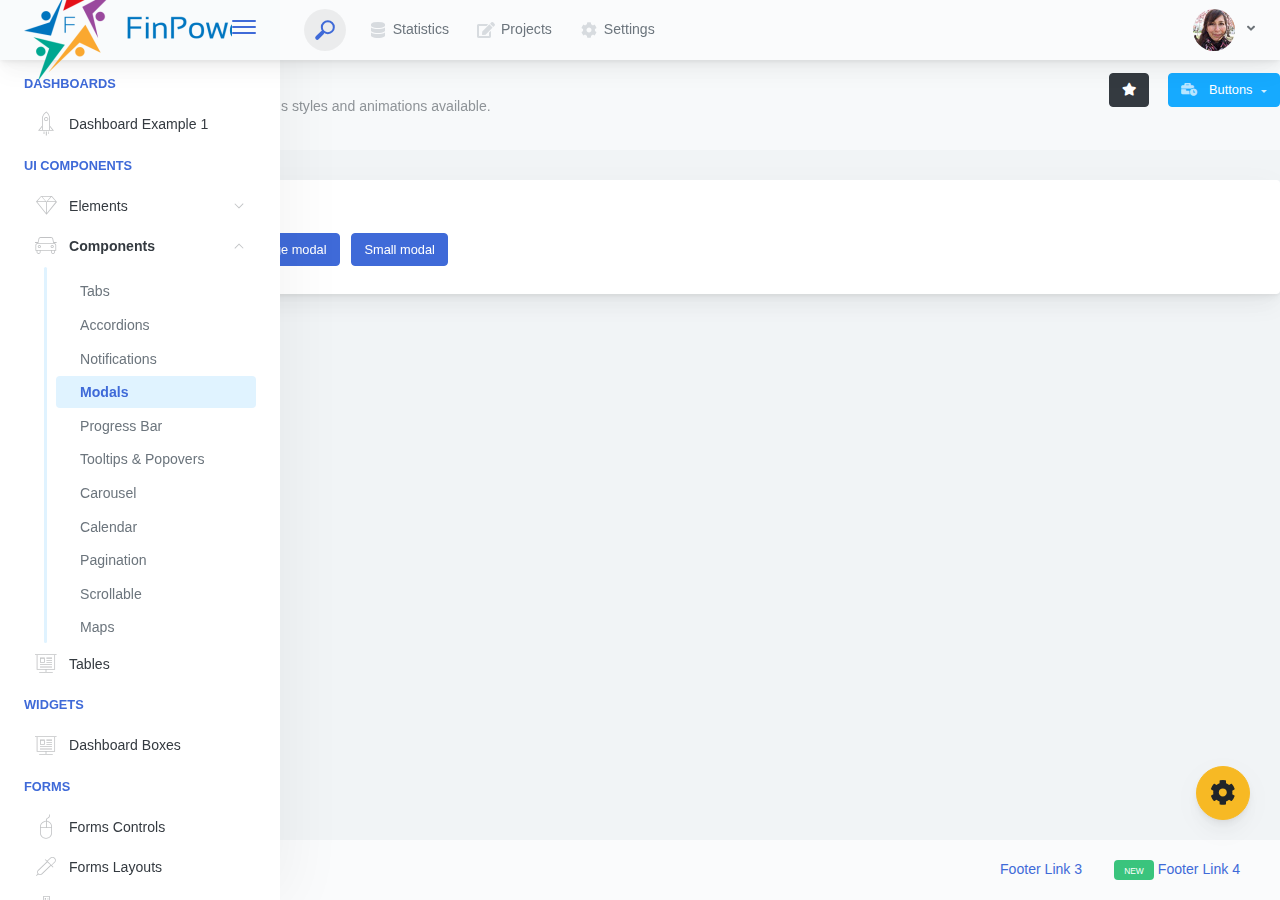
<file: Home/components-modals.html>
<!doctype html>
<html lang="en">

<head>
    <meta charset="utf-8">
    <meta http-equiv="X-UA-Compatible" content="IE=edge">
    <meta http-equiv="Content-Language" content="en">
    <meta http-equiv="Content-Type" content="text/html; charset=utf-8"/>
    <title>Modals - Wide selection of modal dialogs styles and animations available.</title>
    <meta name="viewport" content="width=device-width, initial-scale=1, maximum-scale=1, user-scalable=no, shrink-to-fit=no" />
    <meta name="description" content="Wide selection of modal dialogs styles and animations available.">
    <meta name="msapplication-tap-highlight" content="no">
    <!--
    =========================================================
    * ArchitectUI HTML Theme Dashboard - v1.0.0
    =========================================================
    * Product Page: https://dashboardpack.com
    * Copyright 2019 DashboardPack (https://dashboardpack.com)
    * Licensed under MIT (https://github.com/DashboardPack/architectui-html-theme-free/blob/master/LICENSE)
    =========================================================
    * The above copyright notice and this permission notice shall be included in all copies or substantial portions of the Software.
    -->
<link href="./main.css" rel="stylesheet"></head>
<body>
    <div class="app-container app-theme-white body-tabs-shadow fixed-sidebar fixed-header">
        <div class="app-header header-shadow">
            <div class="app-header__logo">
                <div class="logo-src"></div>
                <div class="header__pane ml-auto">
                    <div>
                        <button type="button" class="hamburger close-sidebar-btn hamburger--elastic" data-class="closed-sidebar">
                            <span class="hamburger-box">
                                <span class="hamburger-inner"></span>
                            </span>
                        </button>
                    </div>
                </div>
            </div>
            <div class="app-header__mobile-menu">
                <div>
                    <button type="button" class="hamburger hamburger--elastic mobile-toggle-nav">
                        <span class="hamburger-box">
                            <span class="hamburger-inner"></span>
                        </span>
                    </button>
                </div>
            </div>
            <div class="app-header__menu">
                <span>
                    <button type="button" class="btn-icon btn-icon-only btn btn-primary btn-sm mobile-toggle-header-nav">
                        <span class="btn-icon-wrapper">
                            <i class="fa fa-ellipsis-v fa-w-6"></i>
                        </span>
                    </button>
                </span>
            </div>    <div class="app-header__content">
                <div class="app-header-left">
                    <div class="search-wrapper">
                        <div class="input-holder">
                            <input type="text" class="search-input" placeholder="Type to search">
                            <button class="search-icon"><span></span></button>
                        </div>
                        <button class="close"></button>
                    </div>
                    <ul class="header-menu nav">
                        <li class="nav-item">
                            <a href="javascript:void(0);" class="nav-link">
                                <i class="nav-link-icon fa fa-database"> </i>
                                Statistics
                            </a>
                        </li>
                        <li class="btn-group nav-item">
                            <a href="javascript:void(0);" class="nav-link">
                                <i class="nav-link-icon fa fa-edit"></i>
                                Projects
                            </a>
                        </li>
                        <li class="dropdown nav-item">
                            <a href="javascript:void(0);" class="nav-link">
                                <i class="nav-link-icon fa fa-cog"></i>
                                Settings
                            </a>
                        </li>
                    </ul>        </div>
                <div class="app-header-right">
                    <div class="header-btn-lg pr-0">
                        <div class="widget-content p-0">
                            <div class="widget-content-wrapper">
                                <div class="widget-content-left">
                                    <div class="btn-group">
                                        <a data-toggle="dropdown" aria-haspopup="true" aria-expanded="false" class="p-0 btn">
                                            <img width="42" class="rounded-circle" src="assets/images/avatars/1.jpg" alt="">
                                            <i class="fa fa-angle-down ml-2 opacity-8"></i>
                                        </a>
                                        <div tabindex="-1" role="menu" aria-hidden="true" class="dropdown-menu dropdown-menu-right">
                                            <button type="button" tabindex="0" class="dropdown-item">User Account</button>
                                            <button type="button" tabindex="0" class="dropdown-item">Settings</button>
                                            <h6 tabindex="-1" class="dropdown-header">Header</h6>
                                            <button type="button" tabindex="0" class="dropdown-item">Actions</button>
                                            <div tabindex="-1" class="dropdown-divider"></div>
                                            <button type="button" tabindex="0" class="dropdown-item">Dividers</button>
                                        </div>
                                    </div>
                                </div>
                                <div class="widget-content-left  ml-3 header-user-info">
                                    <div class="widget-heading">
                                        Alina Mclourd
                                    </div>
                                    <div class="widget-subheading">
                                        VP People Manager
                                    </div>
                                </div>
                                <div class="widget-content-right header-user-info ml-3">
                                    <button type="button" class="btn-shadow p-1 btn btn-primary btn-sm show-toastr-example">
                                        <i class="fa text-white fa-calendar pr-1 pl-1"></i>
                                    </button>
                                </div>
                            </div>
                        </div>
                    </div>        </div>
            </div>
        </div>        <div class="ui-theme-settings">
            <button type="button" id="TooltipDemo" class="btn-open-options btn btn-warning">
                <i class="fa fa-cog fa-w-16 fa-spin fa-2x"></i>
            </button>
            <div class="theme-settings__inner">
                <div class="scrollbar-container">
                    <div class="theme-settings__options-wrapper">
                        <h3 class="themeoptions-heading">Layout Options
                        </h3>
                        <div class="p-3">
                            <ul class="list-group">
                                <li class="list-group-item">
                                    <div class="widget-content p-0">
                                        <div class="widget-content-wrapper">
                                            <div class="widget-content-left mr-3">
                                                <div class="switch has-switch switch-container-class" data-class="fixed-header">
                                                    <div class="switch-animate switch-on">
                                                        <input type="checkbox" checked data-toggle="toggle" data-onstyle="success">
                                                    </div>
                                                </div>
                                            </div>
                                            <div class="widget-content-left">
                                                <div class="widget-heading">Fixed Header
                                                </div>
                                                <div class="widget-subheading">Makes the header top fixed, always visible!
                                                </div>
                                            </div>
                                        </div>
                                    </div>
                                </li>
                                <li class="list-group-item">
                                    <div class="widget-content p-0">
                                        <div class="widget-content-wrapper">
                                            <div class="widget-content-left mr-3">
                                                <div class="switch has-switch switch-container-class" data-class="fixed-sidebar">
                                                    <div class="switch-animate switch-on">
                                                        <input type="checkbox" checked data-toggle="toggle" data-onstyle="success">
                                                    </div>
                                                </div>
                                            </div>
                                            <div class="widget-content-left">
                                                <div class="widget-heading">Fixed Sidebar
                                                </div>
                                                <div class="widget-subheading">Makes the sidebar left fixed, always visible!
                                                </div>
                                            </div>
                                        </div>
                                    </div>
                                </li>
                                <li class="list-group-item">
                                    <div class="widget-content p-0">
                                        <div class="widget-content-wrapper">
                                            <div class="widget-content-left mr-3">
                                                <div class="switch has-switch switch-container-class" data-class="fixed-footer">
                                                    <div class="switch-animate switch-off">
                                                        <input type="checkbox" data-toggle="toggle" data-onstyle="success">
                                                    </div>
                                                </div>
                                            </div>
                                            <div class="widget-content-left">
                                                <div class="widget-heading">Fixed Footer
                                                </div>
                                                <div class="widget-subheading">Makes the app footer bottom fixed, always visible!
                                                </div>
                                            </div>
                                        </div>
                                    </div>
                                </li>
                            </ul>
                        </div>
                        <h3 class="themeoptions-heading">
                            <div>
                                Header Options
                            </div>
                            <button type="button" class="btn-pill btn-shadow btn-wide ml-auto btn btn-focus btn-sm switch-header-cs-class" data-class="">
                                Restore Default
                            </button>
                        </h3>
                        <div class="p-3">
                            <ul class="list-group">
                                <li class="list-group-item">
                                    <h5 class="pb-2">Choose Color Scheme
                                    </h5>
                                    <div class="theme-settings-swatches">
                                        <div class="swatch-holder bg-primary switch-header-cs-class" data-class="bg-primary header-text-light">
                                        </div>
                                        <div class="swatch-holder bg-secondary switch-header-cs-class" data-class="bg-secondary header-text-light">
                                        </div>
                                        <div class="swatch-holder bg-success switch-header-cs-class" data-class="bg-success header-text-dark">
                                        </div>
                                        <div class="swatch-holder bg-info switch-header-cs-class" data-class="bg-info header-text-dark">
                                        </div>
                                        <div class="swatch-holder bg-warning switch-header-cs-class" data-class="bg-warning header-text-dark">
                                        </div>
                                        <div class="swatch-holder bg-danger switch-header-cs-class" data-class="bg-danger header-text-light">
                                        </div>
                                        <div class="swatch-holder bg-light switch-header-cs-class" data-class="bg-light header-text-dark">
                                        </div>
                                        <div class="swatch-holder bg-dark switch-header-cs-class" data-class="bg-dark header-text-light">
                                        </div>
                                        <div class="swatch-holder bg-focus switch-header-cs-class" data-class="bg-focus header-text-light">
                                        </div>
                                        <div class="swatch-holder bg-alternate switch-header-cs-class" data-class="bg-alternate header-text-light">
                                        </div>
                                        <div class="divider">
                                        </div>
                                        <div class="swatch-holder bg-vicious-stance switch-header-cs-class" data-class="bg-vicious-stance header-text-light">
                                        </div>
                                        <div class="swatch-holder bg-midnight-bloom switch-header-cs-class" data-class="bg-midnight-bloom header-text-light">
                                        </div>
                                        <div class="swatch-holder bg-night-sky switch-header-cs-class" data-class="bg-night-sky header-text-light">
                                        </div>
                                        <div class="swatch-holder bg-slick-carbon switch-header-cs-class" data-class="bg-slick-carbon header-text-light">
                                        </div>
                                        <div class="swatch-holder bg-asteroid switch-header-cs-class" data-class="bg-asteroid header-text-light">
                                        </div>
                                        <div class="swatch-holder bg-royal switch-header-cs-class" data-class="bg-royal header-text-light">
                                        </div>
                                        <div class="swatch-holder bg-warm-flame switch-header-cs-class" data-class="bg-warm-flame header-text-dark">
                                        </div>
                                        <div class="swatch-holder bg-night-fade switch-header-cs-class" data-class="bg-night-fade header-text-dark">
                                        </div>
                                        <div class="swatch-holder bg-sunny-morning switch-header-cs-class" data-class="bg-sunny-morning header-text-dark">
                                        </div>
                                        <div class="swatch-holder bg-tempting-azure switch-header-cs-class" data-class="bg-tempting-azure header-text-dark">
                                        </div>
                                        <div class="swatch-holder bg-amy-crisp switch-header-cs-class" data-class="bg-amy-crisp header-text-dark">
                                        </div>
                                        <div class="swatch-holder bg-heavy-rain switch-header-cs-class" data-class="bg-heavy-rain header-text-dark">
                                        </div>
                                        <div class="swatch-holder bg-mean-fruit switch-header-cs-class" data-class="bg-mean-fruit header-text-dark">
                                        </div>
                                        <div class="swatch-holder bg-malibu-beach switch-header-cs-class" data-class="bg-malibu-beach header-text-light">
                                        </div>
                                        <div class="swatch-holder bg-deep-blue switch-header-cs-class" data-class="bg-deep-blue header-text-dark">
                                        </div>
                                        <div class="swatch-holder bg-ripe-malin switch-header-cs-class" data-class="bg-ripe-malin header-text-light">
                                        </div>
                                        <div class="swatch-holder bg-arielle-smile switch-header-cs-class" data-class="bg-arielle-smile header-text-light">
                                        </div>
                                        <div class="swatch-holder bg-plum-plate switch-header-cs-class" data-class="bg-plum-plate header-text-light">
                                        </div>
                                        <div class="swatch-holder bg-happy-fisher switch-header-cs-class" data-class="bg-happy-fisher header-text-dark">
                                        </div>
                                        <div class="swatch-holder bg-happy-itmeo switch-header-cs-class" data-class="bg-happy-itmeo header-text-light">
                                        </div>
                                        <div class="swatch-holder bg-mixed-hopes switch-header-cs-class" data-class="bg-mixed-hopes header-text-light">
                                        </div>
                                        <div class="swatch-holder bg-strong-bliss switch-header-cs-class" data-class="bg-strong-bliss header-text-light">
                                        </div>
                                        <div class="swatch-holder bg-grow-early switch-header-cs-class" data-class="bg-grow-early header-text-light">
                                        </div>
                                        <div class="swatch-holder bg-love-kiss switch-header-cs-class" data-class="bg-love-kiss header-text-light">
                                        </div>
                                        <div class="swatch-holder bg-premium-dark switch-header-cs-class" data-class="bg-premium-dark header-text-light">
                                        </div>
                                        <div class="swatch-holder bg-happy-green switch-header-cs-class" data-class="bg-happy-green header-text-light">
                                        </div>
                                    </div>
                                </li>
                            </ul>
                        </div>
                        <h3 class="themeoptions-heading">
                            <div>Sidebar Options</div>
                            <button type="button" class="btn-pill btn-shadow btn-wide ml-auto btn btn-focus btn-sm switch-sidebar-cs-class" data-class="">
                                Restore Default
                            </button>
                        </h3>
                        <div class="p-3">
                            <ul class="list-group">
                                <li class="list-group-item">
                                    <h5 class="pb-2">Choose Color Scheme
                                    </h5>
                                    <div class="theme-settings-swatches">
                                        <div class="swatch-holder bg-primary switch-sidebar-cs-class" data-class="bg-primary sidebar-text-light">
                                        </div>
                                        <div class="swatch-holder bg-secondary switch-sidebar-cs-class" data-class="bg-secondary sidebar-text-light">
                                        </div>
                                        <div class="swatch-holder bg-success switch-sidebar-cs-class" data-class="bg-success sidebar-text-dark">
                                        </div>
                                        <div class="swatch-holder bg-info switch-sidebar-cs-class" data-class="bg-info sidebar-text-dark">
                                        </div>
                                        <div class="swatch-holder bg-warning switch-sidebar-cs-class" data-class="bg-warning sidebar-text-dark">
                                        </div>
                                        <div class="swatch-holder bg-danger switch-sidebar-cs-class" data-class="bg-danger sidebar-text-light">
                                        </div>
                                        <div class="swatch-holder bg-light switch-sidebar-cs-class" data-class="bg-light sidebar-text-dark">
                                        </div>
                                        <div class="swatch-holder bg-dark switch-sidebar-cs-class" data-class="bg-dark sidebar-text-light">
                                        </div>
                                        <div class="swatch-holder bg-focus switch-sidebar-cs-class" data-class="bg-focus sidebar-text-light">
                                        </div>
                                        <div class="swatch-holder bg-alternate switch-sidebar-cs-class" data-class="bg-alternate sidebar-text-light">
                                        </div>
                                        <div class="divider">
                                        </div>
                                        <div class="swatch-holder bg-vicious-stance switch-sidebar-cs-class" data-class="bg-vicious-stance sidebar-text-light">
                                        </div>
                                        <div class="swatch-holder bg-midnight-bloom switch-sidebar-cs-class" data-class="bg-midnight-bloom sidebar-text-light">
                                        </div>
                                        <div class="swatch-holder bg-night-sky switch-sidebar-cs-class" data-class="bg-night-sky sidebar-text-light">
                                        </div>
                                        <div class="swatch-holder bg-slick-carbon switch-sidebar-cs-class" data-class="bg-slick-carbon sidebar-text-light">
                                        </div>
                                        <div class="swatch-holder bg-asteroid switch-sidebar-cs-class" data-class="bg-asteroid sidebar-text-light">
                                        </div>
                                        <div class="swatch-holder bg-royal switch-sidebar-cs-class" data-class="bg-royal sidebar-text-light">
                                        </div>
                                        <div class="swatch-holder bg-warm-flame switch-sidebar-cs-class" data-class="bg-warm-flame sidebar-text-dark">
                                        </div>
                                        <div class="swatch-holder bg-night-fade switch-sidebar-cs-class" data-class="bg-night-fade sidebar-text-dark">
                                        </div>
                                        <div class="swatch-holder bg-sunny-morning switch-sidebar-cs-class" data-class="bg-sunny-morning sidebar-text-dark">
                                        </div>
                                        <div class="swatch-holder bg-tempting-azure switch-sidebar-cs-class" data-class="bg-tempting-azure sidebar-text-dark">
                                        </div>
                                        <div class="swatch-holder bg-amy-crisp switch-sidebar-cs-class" data-class="bg-amy-crisp sidebar-text-dark">
                                        </div>
                                        <div class="swatch-holder bg-heavy-rain switch-sidebar-cs-class" data-class="bg-heavy-rain sidebar-text-dark">
                                        </div>
                                        <div class="swatch-holder bg-mean-fruit switch-sidebar-cs-class" data-class="bg-mean-fruit sidebar-text-dark">
                                        </div>
                                        <div class="swatch-holder bg-malibu-beach switch-sidebar-cs-class" data-class="bg-malibu-beach sidebar-text-light">
                                        </div>
                                        <div class="swatch-holder bg-deep-blue switch-sidebar-cs-class" data-class="bg-deep-blue sidebar-text-dark">
                                        </div>
                                        <div class="swatch-holder bg-ripe-malin switch-sidebar-cs-class" data-class="bg-ripe-malin sidebar-text-light">
                                        </div>
                                        <div class="swatch-holder bg-arielle-smile switch-sidebar-cs-class" data-class="bg-arielle-smile sidebar-text-light">
                                        </div>
                                        <div class="swatch-holder bg-plum-plate switch-sidebar-cs-class" data-class="bg-plum-plate sidebar-text-light">
                                        </div>
                                        <div class="swatch-holder bg-happy-fisher switch-sidebar-cs-class" data-class="bg-happy-fisher sidebar-text-dark">
                                        </div>
                                        <div class="swatch-holder bg-happy-itmeo switch-sidebar-cs-class" data-class="bg-happy-itmeo sidebar-text-light">
                                        </div>
                                        <div class="swatch-holder bg-mixed-hopes switch-sidebar-cs-class" data-class="bg-mixed-hopes sidebar-text-light">
                                        </div>
                                        <div class="swatch-holder bg-strong-bliss switch-sidebar-cs-class" data-class="bg-strong-bliss sidebar-text-light">
                                        </div>
                                        <div class="swatch-holder bg-grow-early switch-sidebar-cs-class" data-class="bg-grow-early sidebar-text-light">
                                        </div>
                                        <div class="swatch-holder bg-love-kiss switch-sidebar-cs-class" data-class="bg-love-kiss sidebar-text-light">
                                        </div>
                                        <div class="swatch-holder bg-premium-dark switch-sidebar-cs-class" data-class="bg-premium-dark sidebar-text-light">
                                        </div>
                                        <div class="swatch-holder bg-happy-green switch-sidebar-cs-class" data-class="bg-happy-green sidebar-text-light">
                                        </div>
                                    </div>
                                </li>
                            </ul>
                        </div>
                        <h3 class="themeoptions-heading">
                            <div>Main Content Options</div>
                            <button type="button" class="btn-pill btn-shadow btn-wide ml-auto active btn btn-focus btn-sm">Restore Default
                            </button>
                        </h3>
                        <div class="p-3">
                            <ul class="list-group">
                                <li class="list-group-item">
                                    <h5 class="pb-2">Page Section Tabs
                                    </h5>
                                    <div class="theme-settings-swatches">
                                        <div role="group" class="mt-2 btn-group">
                                            <button type="button" class="btn-wide btn-shadow btn-primary btn btn-secondary switch-theme-class" data-class="body-tabs-line">
                                                Line
                                            </button>
                                            <button type="button" class="btn-wide btn-shadow btn-primary active btn btn-secondary switch-theme-class" data-class="body-tabs-shadow">
                                                Shadow
                                            </button>
                                        </div>
                                    </div>
                                </li>
                            </ul>
                        </div>
                    </div>
                </div>
            </div>
        </div>        <div class="app-main">
                <div class="app-sidebar sidebar-shadow">
                    <div class="app-header__logo">
                        <div class="logo-src"></div>
                        <div class="header__pane ml-auto">
                            <div>
                                <button type="button" class="hamburger close-sidebar-btn hamburger--elastic" data-class="closed-sidebar">
                                    <span class="hamburger-box">
                                        <span class="hamburger-inner"></span>
                                    </span>
                                </button>
                            </div>
                        </div>
                    </div>
                    <div class="app-header__mobile-menu">
                        <div>
                            <button type="button" class="hamburger hamburger--elastic mobile-toggle-nav">
                                <span class="hamburger-box">
                                    <span class="hamburger-inner"></span>
                                </span>
                            </button>
                        </div>
                    </div>
                    <div class="app-header__menu">
                        <span>
                            <button type="button" class="btn-icon btn-icon-only btn btn-primary btn-sm mobile-toggle-header-nav">
                                <span class="btn-icon-wrapper">
                                    <i class="fa fa-ellipsis-v fa-w-6"></i>
                                </span>
                            </button>
                        </span>
                    </div>    <div class="scrollbar-sidebar">
                        <div class="app-sidebar__inner">
                            <ul class="vertical-nav-menu">
                                <li class="app-sidebar__heading">Dashboards</li>
                                <li>
                                    <a href="index.html">
                                        <i class="metismenu-icon pe-7s-rocket"></i>
                                        Dashboard Example 1
                                    </a>
                                </li>
                                <li class="app-sidebar__heading">UI Components</li>
                                <li
                                    
                                    
                                    
                                    
                                    
                                    
                                    
                                    
                                >
                                    <a href="#">
                                        <i class="metismenu-icon pe-7s-diamond"></i>
                                        Elements
                                        <i class="metismenu-state-icon pe-7s-angle-down caret-left"></i>
                                    </a>
                                    <ul
                                        
                                        
                                        
                                        
                                        
                                        
                                        
                                        
                                    >
                                        <li>
                                            <a href="elements-buttons-standard.html">
                                                <i class="metismenu-icon"></i>
                                                Buttons
                                            </a>
                                        </li>
                                        <li>
                                            <a href="elements-dropdowns.html">
                                                <i class="metismenu-icon">
                                                </i>Dropdowns
                                            </a>
                                        </li>
                                        <li>
                                            <a href="elements-icons.html">
                                                <i class="metismenu-icon">
                                                </i>Icons
                                            </a>
                                        </li>
                                        <li>
                                            <a href="elements-badges-labels.html">
                                                <i class="metismenu-icon">
                                                </i>Badges
                                            </a>
                                        </li>
                                        <li>
                                            <a href="elements-cards.html">
                                                <i class="metismenu-icon">
                                                </i>Cards
                                            </a>
                                        </li>
                                        <li>
                                            <a href="elements-list-group.html">
                                                <i class="metismenu-icon">
                                                </i>List Groups
                                            </a>
                                        </li>
                                        <li>
                                            <a href="elements-navigation.html">
                                                <i class="metismenu-icon">
                                                </i>Navigation Menus
                                            </a>
                                        </li>
                                        <li>
                                            <a href="elements-utilities.html">
                                                <i class="metismenu-icon">
                                                </i>Utilities
                                            </a>
                                        </li>
                                    </ul>
                                </li>
                                <li
                                    
                                    
                                    
                                     class="mm-active"
                                    
                                    
                                    
                                    
                                    
                                    
                                    
                                >
                                    <a href="#">
                                        <i class="metismenu-icon pe-7s-car"></i>
                                        Components
                                        <i class="metismenu-state-icon pe-7s-angle-down caret-left"></i>
                                    </a>
                                    <ul
                                        
                                        
                                        
                                         class="mm-show"
                                        
                                        
                                        
                                        
                                        
                                        
                                        
                                    >
                                        <li>
                                            <a href="components-tabs.html">
                                                <i class="metismenu-icon">
                                                </i>Tabs
                                            </a>
                                        </li>
                                        <li>
                                            <a href="components-accordions.html">
                                                <i class="metismenu-icon">
                                                </i>Accordions
                                            </a>
                                        </li>
                                        <li>
                                            <a href="components-notifications.html">
                                                <i class="metismenu-icon">
                                                </i>Notifications
                                            </a>
                                        </li>
                                        <li>
                                            <a href="components-modals.html" class="mm-active">
                                                <i class="metismenu-icon">
                                                </i>Modals
                                            </a>
                                        </li>
                                        <li>
                                            <a href="components-progress-bar.html">
                                                <i class="metismenu-icon">
                                                </i>Progress Bar
                                            </a>
                                        </li>
                                        <li>
                                            <a href="components-tooltips-popovers.html">
                                                <i class="metismenu-icon">
                                                </i>Tooltips &amp; Popovers
                                            </a>
                                        </li>
                                        <li>
                                            <a href="components-carousel.html">
                                                <i class="metismenu-icon">
                                                </i>Carousel
                                            </a>
                                        </li>
                                        <li>
                                            <a href="components-calendar.html">
                                                <i class="metismenu-icon">
                                                </i>Calendar
                                            </a>
                                        </li>
                                        <li>
                                            <a href="components-pagination.html">
                                                <i class="metismenu-icon">
                                                </i>Pagination
                                            </a>
                                        </li>
                                        <li>
                                            <a href="components-scrollable-elements.html">
                                                <i class="metismenu-icon">
                                                </i>Scrollable
                                            </a>
                                        </li>
                                        <li>
                                            <a href="components-maps.html">
                                                <i class="metismenu-icon">
                                                </i>Maps
                                            </a>
                                        </li>
                                    </ul>
                                </li>
                                <li  >
                                    <a href="tables-regular.html">
                                        <i class="metismenu-icon pe-7s-display2"></i>
                                        Tables
                                    </a>
                                </li>
                                <li class="app-sidebar__heading">Widgets</li>
                                <li>
                                    <a href="dashboard-boxes.html">
                                        <i class="metismenu-icon pe-7s-display2"></i>
                                        Dashboard Boxes
                                    </a>
                                </li>
                                <li class="app-sidebar__heading">Forms</li>
                                <li>
                                    <a href="forms-controls.html">
                                        <i class="metismenu-icon pe-7s-mouse">
                                        </i>Forms Controls
                                    </a>
                                </li>
                                <li>
                                    <a href="forms-layouts.html">
                                        <i class="metismenu-icon pe-7s-eyedropper">
                                        </i>Forms Layouts
                                    </a>
                                </li>
                                <li>
                                    <a href="forms-validation.html">
                                        <i class="metismenu-icon pe-7s-pendrive">
                                        </i>Forms Validation
                                    </a>
                                </li>
                                <li class="app-sidebar__heading">Charts</li>
                                <li>
                                    <a href="charts-chartjs.html">
                                        <i class="metismenu-icon pe-7s-graph2">
                                        </i>ChartJS
                                    </a>
                                </li>
                                <li class="app-sidebar__heading">PRO Version</li>
                                <li>
                                    <a href="https://dashboardpack.com/theme-details/architectui-dashboard-html-pro/" target="_blank">
                                        <i class="metismenu-icon pe-7s-graph2">
                                        </i>
                                        Upgrade to PRO
                                    </a>
                                </li>
                            </ul>
                        </div>
                    </div>
                </div>    <div class="app-main__outer">
                    <div class="app-main__inner">
                        <div class="app-page-title">
                            <div class="page-title-wrapper">
                                <div class="page-title-heading">
                                    <div class="page-title-icon">
                                        <i class="pe-7s-phone icon-gradient bg-premium-dark">
                                        </i>
                                    </div>
                                    <div>Modals
                                        <div class="page-title-subheading">Wide selection of modal dialogs styles and animations available.
                                        </div>
                                    </div>
                                </div>
                                <div class="page-title-actions">
                                    <button type="button" data-toggle="tooltip" title="Example Tooltip" data-placement="bottom" class="btn-shadow mr-3 btn btn-dark">
                                        <i class="fa fa-star"></i>
                                    </button>
                                    <div class="d-inline-block dropdown">
                                        <button type="button" data-toggle="dropdown" aria-haspopup="true" aria-expanded="false" class="btn-shadow dropdown-toggle btn btn-info">
                                            <span class="btn-icon-wrapper pr-2 opacity-7">
                                                <i class="fa fa-business-time fa-w-20"></i>
                                            </span>
                                            Buttons
                                        </button>
                                        <div tabindex="-1" role="menu" aria-hidden="true" class="dropdown-menu dropdown-menu-right">
                                            <ul class="nav flex-column">
                                                <li class="nav-item">
                                                    <a href="javascript:void(0);" class="nav-link">
                                                        <i class="nav-link-icon lnr-inbox"></i>
                                                        <span>
                                                            Inbox
                                                        </span>
                                                        <div class="ml-auto badge badge-pill badge-secondary">86</div>
                                                    </a>
                                                </li>
                                                <li class="nav-item">
                                                    <a href="javascript:void(0);" class="nav-link">
                                                        <i class="nav-link-icon lnr-book"></i>
                                                        <span>
                                                            Book
                                                        </span>
                                                        <div class="ml-auto badge badge-pill badge-danger">5</div>
                                                    </a>
                                                </li>
                                                <li class="nav-item">
                                                    <a href="javascript:void(0);" class="nav-link">
                                                        <i class="nav-link-icon lnr-picture"></i>
                                                        <span>
                                                            Picture
                                                        </span>
                                                    </a>
                                                </li>
                                                <li class="nav-item">
                                                    <a disabled href="javascript:void(0);" class="nav-link disabled">
                                                        <i class="nav-link-icon lnr-file-empty"></i>
                                                        <span>
                                                            File Disabled
                                                        </span>
                                                    </a>
                                                </li>
                                            </ul>
                                        </div>
                                    </div>
                                </div>    </div>
                        </div>            <div class="row">
                            <div class="col-md-12">
                                <div class="main-card mb-3 card">
                                    <div class="card-body">
                                        <div class="card-title">Basic Examples</div>
                                        <!-- Button trigger modal -->
                                        <button type="button" class="btn mr-2 mb-2 btn-primary" data-toggle="modal" data-target="#exampleModal">
                                            Basic Modal
                                        </button>
                                        <!-- Button trigger modal -->
                                        <button type="button" class="btn mr-2 mb-2 btn-primary" data-toggle="modal" data-target="#exampleModalLong">
                                            Long Content
                                        </button>
                                        <button type="button" class="btn mr-2 mb-2 btn-primary" data-toggle="modal" data-target=".bd-example-modal-lg">Large modal</button>
                                        <button type="button" class="btn mr-2 mb-2 btn-primary" data-toggle="modal" data-target=".bd-example-modal-sm">Small modal</button>
                                    </div>
                                </div>
                            </div>
                        </div>
                    </div>
                    <div class="app-wrapper-footer">
                        <div class="app-footer">
                            <div class="app-footer__inner">
                                <div class="app-footer-left">
                                    <ul class="nav">
                                        <li class="nav-item">
                                            <a href="javascript:void(0);" class="nav-link">
                                                Footer Link 1
                                            </a>
                                        </li>
                                        <li class="nav-item">
                                            <a href="javascript:void(0);" class="nav-link">
                                                Footer Link 2
                                            </a>
                                        </li>
                                    </ul>
                                </div>
                                <div class="app-footer-right">
                                    <ul class="nav">
                                        <li class="nav-item">
                                            <a href="javascript:void(0);" class="nav-link">
                                                Footer Link 3
                                            </a>
                                        </li>
                                        <li class="nav-item">
                                            <a href="javascript:void(0);" class="nav-link">
                                                <div class="badge badge-success mr-1 ml-0">
                                                    <small>NEW</small>
                                                </div>
                                                Footer Link 4
                                            </a>
                                        </li>
                                    </ul>
                                </div>
                            </div>
                        </div>
                    </div>    </div>
        </div>
    </div>
<script type="text/javascript" src="./assets/scripts/main.js"></script></body>
</html>


<!-- Large modal -->

<div class="modal fade bd-example-modal-lg" tabindex="-1" role="dialog" aria-labelledby="myLargeModalLabel" aria-hidden="true">
    <div class="modal-dialog modal-lg">
        <div class="modal-content">
            <div class="modal-header">
                <h5 class="modal-title" id="exampleModalLongTitle">Modal title</h5>
                <button type="button" class="close" data-dismiss="modal" aria-label="Close">
                    <span aria-hidden="true">&times;</span>
                </button>
            </div>
            <div class="modal-body">
                <p>Cras mattis consectetur purus sit amet fermentum. Cras justo odio, dapibus ac facilisis in, egestas eget quam. Morbi leo risus, porta ac consectetur ac, vestibulum at eros.</p>
                <p>Praesent commodo cursus magna, vel scelerisque nisl consectetur et. Vivamus sagittis lacus vel augue laoreet rutrum faucibus dolor auctor.</p>
            </div>
            <div class="modal-footer">
                <button type="button" class="btn btn-secondary" data-dismiss="modal">Close</button>
                <button type="button" class="btn btn-primary">Save changes</button>
            </div>
        </div>
    </div>
</div>

<!-- Small modal -->

<div class="modal fade bd-example-modal-sm" tabindex="-1" role="dialog" aria-labelledby="mySmallModalLabel" aria-hidden="true">
    <div class="modal-dialog modal-sm">
        <div class="modal-content">
            <div class="modal-header">
                <h5 class="modal-title" id="exampleModalLongTitle">Modal title</h5>
                <button type="button" class="close" data-dismiss="modal" aria-label="Close">
                    <span aria-hidden="true">&times;</span>
                </button>
            </div>
            <div class="modal-body">
                <p>Praesent commodo cursus magna, vel scelerisque nisl consectetur et. Vivamus sagittis lacus vel augue laoreet rutrum faucibus dolor auctor.</p>
            </div>
            <div class="modal-footer">
                <button type="button" class="btn btn-secondary" data-dismiss="modal">Close</button>
                <button type="button" class="btn btn-primary">Save changes</button>
            </div>
        </div>
    </div>
</div>

<!-- Modal -->
<div class="modal fade" id="exampleModalLong" tabindex="-1" role="dialog" aria-labelledby="exampleModalLongTitle" aria-hidden="true">
    <div class="modal-dialog" role="document">
        <div class="modal-content">
            <div class="modal-header">
                <h5 class="modal-title" id="exampleModalLongTitle">Modal title</h5>
                <button type="button" class="close" data-dismiss="modal" aria-label="Close">
                    <span aria-hidden="true">&times;</span>
                </button>
            </div>
            <div class="modal-body">
                <p>Cras mattis consectetur purus sit amet fermentum. Cras justo odio, dapibus ac facilisis in, egestas eget quam. Morbi leo risus, porta ac consectetur ac, vestibulum at eros.</p>
                <p>Praesent commodo cursus magna, vel scelerisque nisl consectetur et. Vivamus sagittis lacus vel augue laoreet rutrum faucibus dolor auctor.</p>
                <p>Aenean lacinia bibendum nulla sed consectetur. Praesent commodo cursus magna, vel scelerisque nisl consectetur et. Donec sed odio dui. Donec ullamcorper nulla non metus auctor fringilla.</p>
                <p>Cras mattis consectetur purus sit amet fermentum. Cras justo odio, dapibus ac facilisis in, egestas eget quam. Morbi leo risus, porta ac consectetur ac, vestibulum at eros.</p>
                <p>Praesent commodo cursus magna, vel scelerisque nisl consectetur et. Vivamus sagittis lacus vel augue laoreet rutrum faucibus dolor auctor.</p>
                <p>Aenean lacinia bibendum nulla sed consectetur. Praesent commodo cursus magna, vel scelerisque nisl consectetur et. Donec sed odio dui. Donec ullamcorper nulla non metus auctor fringilla.</p>
                <p>Cras mattis consectetur purus sit amet fermentum. Cras justo odio, dapibus ac facilisis in, egestas eget quam. Morbi leo risus, porta ac consectetur ac, vestibulum at eros.</p>
                <p>Praesent commodo cursus magna, vel scelerisque nisl consectetur et. Vivamus sagittis lacus vel augue laoreet rutrum faucibus dolor auctor.</p>
                <p>Aenean lacinia bibendum nulla sed consectetur. Praesent commodo cursus magna, vel scelerisque nisl consectetur et. Donec sed odio dui. Donec ullamcorper nulla non metus auctor fringilla.</p>
                <p>Cras mattis consectetur purus sit amet fermentum. Cras justo odio, dapibus ac facilisis in, egestas eget quam. Morbi leo risus, porta ac consectetur ac, vestibulum at eros.</p>
                <p>Praesent commodo cursus magna, vel scelerisque nisl consectetur et. Vivamus sagittis lacus vel augue laoreet rutrum faucibus dolor auctor.</p>
                <p>Aenean lacinia bibendum nulla sed consectetur. Praesent commodo cursus magna, vel scelerisque nisl consectetur et. Donec sed odio dui. Donec ullamcorper nulla non metus auctor fringilla.</p>
                <p>Cras mattis consectetur purus sit amet fermentum. Cras justo odio, dapibus ac facilisis in, egestas eget quam. Morbi leo risus, porta ac consectetur ac, vestibulum at eros.</p>
                <p>Praesent commodo cursus magna, vel scelerisque nisl consectetur et. Vivamus sagittis lacus vel augue laoreet rutrum faucibus dolor auctor.</p>
                <p>Aenean lacinia bibendum nulla sed consectetur. Praesent commodo cursus magna, vel scelerisque nisl consectetur et. Donec sed odio dui. Donec ullamcorper nulla non metus auctor fringilla.</p>
                <p>Cras mattis consectetur purus sit amet fermentum. Cras justo odio, dapibus ac facilisis in, egestas eget quam. Morbi leo risus, porta ac consectetur ac, vestibulum at eros.</p>
                <p>Praesent commodo cursus magna, vel scelerisque nisl consectetur et. Vivamus sagittis lacus vel augue laoreet rutrum faucibus dolor auctor.</p>
                <p>Aenean lacinia bibendum nulla sed consectetur. Praesent commodo cursus magna, vel scelerisque nisl consectetur et. Donec sed odio dui. Donec ullamcorper nulla non metus auctor fringilla.</p>
            </div>
            <div class="modal-footer">
                <button type="button" class="btn btn-secondary" data-dismiss="modal">Close</button>
                <button type="button" class="btn btn-primary">Save changes</button>
            </div>
        </div>
    </div>
</div>
<!-- Modal -->
<div class="modal fade" id="exampleModal" tabindex="-1" role="dialog" aria-labelledby="exampleModalLabel" aria-hidden="true">
    <div class="modal-dialog" role="document">
        <div class="modal-content">
            <div class="modal-header">
                <h5 class="modal-title" id="exampleModalLabel">Modal title</h5>
                <button type="button" class="close" data-dismiss="modal" aria-label="Close">
                    <span aria-hidden="true">&times;</span>
                </button>
            </div>
            <div class="modal-body">
                <p class="mb-0">Lorem Ipsum has been the industry's standard dummy text ever since the 1500s, when an unknown printer took a galley of type and scrambled.</p>
            </div>
            <div class="modal-footer">
                <button type="button" class="btn btn-secondary" data-dismiss="modal">Close</button>
                <button type="button" class="btn btn-primary">Save changes</button>
            </div>
        </div>
    </div>
</div>
</file>
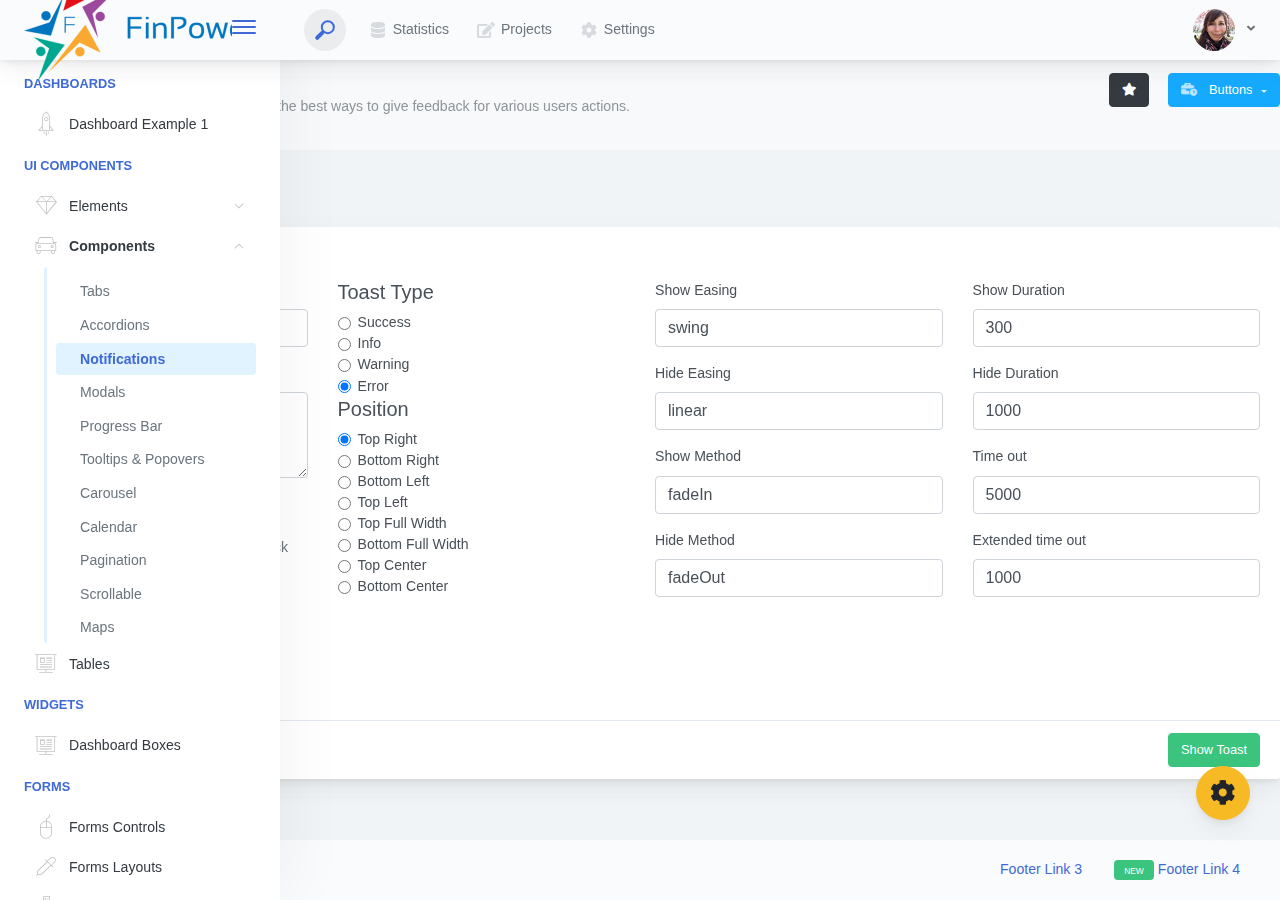
<file: Home/components-notifications.html>
<!doctype html>
<html lang="en">

<head>
    <meta charset="utf-8">
    <meta http-equiv="X-UA-Compatible" content="IE=edge">
    <meta http-equiv="Content-Language" content="en">
    <meta http-equiv="Content-Type" content="text/html; charset=utf-8"/>
    <title>Notifications - Notifications represent one of the best ways to give feedback for various users actions.</title>
    <meta name="viewport" content="width=device-width, initial-scale=1, maximum-scale=1, user-scalable=no, shrink-to-fit=no" />
    <meta name="description" content="Notifications represent one of the best ways to give feedback for various users actions.">
    <meta name="msapplication-tap-highlight" content="no">
    <!--
    =========================================================
    * ArchitectUI HTML Theme Dashboard - v1.0.0
    =========================================================
    * Product Page: https://dashboardpack.com
    * Copyright 2019 DashboardPack (https://dashboardpack.com)
    * Licensed under MIT (https://github.com/DashboardPack/architectui-html-theme-free/blob/master/LICENSE)
    =========================================================
    * The above copyright notice and this permission notice shall be included in all copies or substantial portions of the Software.
    -->
<link href="./main.css" rel="stylesheet"></head>
<body>
    <div class="app-container app-theme-white body-tabs-shadow fixed-sidebar fixed-header">
        <div class="app-header header-shadow">
            <div class="app-header__logo">
                <div class="logo-src"></div>
                <div class="header__pane ml-auto">
                    <div>
                        <button type="button" class="hamburger close-sidebar-btn hamburger--elastic" data-class="closed-sidebar">
                            <span class="hamburger-box">
                                <span class="hamburger-inner"></span>
                            </span>
                        </button>
                    </div>
                </div>
            </div>
            <div class="app-header__mobile-menu">
                <div>
                    <button type="button" class="hamburger hamburger--elastic mobile-toggle-nav">
                        <span class="hamburger-box">
                            <span class="hamburger-inner"></span>
                        </span>
                    </button>
                </div>
            </div>
            <div class="app-header__menu">
                <span>
                    <button type="button" class="btn-icon btn-icon-only btn btn-primary btn-sm mobile-toggle-header-nav">
                        <span class="btn-icon-wrapper">
                            <i class="fa fa-ellipsis-v fa-w-6"></i>
                        </span>
                    </button>
                </span>
            </div>    <div class="app-header__content">
                <div class="app-header-left">
                    <div class="search-wrapper">
                        <div class="input-holder">
                            <input type="text" class="search-input" placeholder="Type to search">
                            <button class="search-icon"><span></span></button>
                        </div>
                        <button class="close"></button>
                    </div>
                    <ul class="header-menu nav">
                        <li class="nav-item">
                            <a href="javascript:void(0);" class="nav-link">
                                <i class="nav-link-icon fa fa-database"> </i>
                                Statistics
                            </a>
                        </li>
                        <li class="btn-group nav-item">
                            <a href="javascript:void(0);" class="nav-link">
                                <i class="nav-link-icon fa fa-edit"></i>
                                Projects
                            </a>
                        </li>
                        <li class="dropdown nav-item">
                            <a href="javascript:void(0);" class="nav-link">
                                <i class="nav-link-icon fa fa-cog"></i>
                                Settings
                            </a>
                        </li>
                    </ul>        </div>
                <div class="app-header-right">
                    <div class="header-btn-lg pr-0">
                        <div class="widget-content p-0">
                            <div class="widget-content-wrapper">
                                <div class="widget-content-left">
                                    <div class="btn-group">
                                        <a data-toggle="dropdown" aria-haspopup="true" aria-expanded="false" class="p-0 btn">
                                            <img width="42" class="rounded-circle" src="assets/images/avatars/1.jpg" alt="">
                                            <i class="fa fa-angle-down ml-2 opacity-8"></i>
                                        </a>
                                        <div tabindex="-1" role="menu" aria-hidden="true" class="dropdown-menu dropdown-menu-right">
                                            <button type="button" tabindex="0" class="dropdown-item">User Account</button>
                                            <button type="button" tabindex="0" class="dropdown-item">Settings</button>
                                            <h6 tabindex="-1" class="dropdown-header">Header</h6>
                                            <button type="button" tabindex="0" class="dropdown-item">Actions</button>
                                            <div tabindex="-1" class="dropdown-divider"></div>
                                            <button type="button" tabindex="0" class="dropdown-item">Dividers</button>
                                        </div>
                                    </div>
                                </div>
                                <div class="widget-content-left  ml-3 header-user-info">
                                    <div class="widget-heading">
                                        Alina Mclourd
                                    </div>
                                    <div class="widget-subheading">
                                        VP People Manager
                                    </div>
                                </div>
                                <div class="widget-content-right header-user-info ml-3">
                                    <button type="button" class="btn-shadow p-1 btn btn-primary btn-sm show-toastr-example">
                                        <i class="fa text-white fa-calendar pr-1 pl-1"></i>
                                    </button>
                                </div>
                            </div>
                        </div>
                    </div>        </div>
            </div>
        </div>        <div class="ui-theme-settings">
            <button type="button" id="TooltipDemo" class="btn-open-options btn btn-warning">
                <i class="fa fa-cog fa-w-16 fa-spin fa-2x"></i>
            </button>
            <div class="theme-settings__inner">
                <div class="scrollbar-container">
                    <div class="theme-settings__options-wrapper">
                        <h3 class="themeoptions-heading">Layout Options
                        </h3>
                        <div class="p-3">
                            <ul class="list-group">
                                <li class="list-group-item">
                                    <div class="widget-content p-0">
                                        <div class="widget-content-wrapper">
                                            <div class="widget-content-left mr-3">
                                                <div class="switch has-switch switch-container-class" data-class="fixed-header">
                                                    <div class="switch-animate switch-on">
                                                        <input type="checkbox" checked data-toggle="toggle" data-onstyle="success">
                                                    </div>
                                                </div>
                                            </div>
                                            <div class="widget-content-left">
                                                <div class="widget-heading">Fixed Header
                                                </div>
                                                <div class="widget-subheading">Makes the header top fixed, always visible!
                                                </div>
                                            </div>
                                        </div>
                                    </div>
                                </li>
                                <li class="list-group-item">
                                    <div class="widget-content p-0">
                                        <div class="widget-content-wrapper">
                                            <div class="widget-content-left mr-3">
                                                <div class="switch has-switch switch-container-class" data-class="fixed-sidebar">
                                                    <div class="switch-animate switch-on">
                                                        <input type="checkbox" checked data-toggle="toggle" data-onstyle="success">
                                                    </div>
                                                </div>
                                            </div>
                                            <div class="widget-content-left">
                                                <div class="widget-heading">Fixed Sidebar
                                                </div>
                                                <div class="widget-subheading">Makes the sidebar left fixed, always visible!
                                                </div>
                                            </div>
                                        </div>
                                    </div>
                                </li>
                                <li class="list-group-item">
                                    <div class="widget-content p-0">
                                        <div class="widget-content-wrapper">
                                            <div class="widget-content-left mr-3">
                                                <div class="switch has-switch switch-container-class" data-class="fixed-footer">
                                                    <div class="switch-animate switch-off">
                                                        <input type="checkbox" data-toggle="toggle" data-onstyle="success">
                                                    </div>
                                                </div>
                                            </div>
                                            <div class="widget-content-left">
                                                <div class="widget-heading">Fixed Footer
                                                </div>
                                                <div class="widget-subheading">Makes the app footer bottom fixed, always visible!
                                                </div>
                                            </div>
                                        </div>
                                    </div>
                                </li>
                            </ul>
                        </div>
                        <h3 class="themeoptions-heading">
                            <div>
                                Header Options
                            </div>
                            <button type="button" class="btn-pill btn-shadow btn-wide ml-auto btn btn-focus btn-sm switch-header-cs-class" data-class="">
                                Restore Default
                            </button>
                        </h3>
                        <div class="p-3">
                            <ul class="list-group">
                                <li class="list-group-item">
                                    <h5 class="pb-2">Choose Color Scheme
                                    </h5>
                                    <div class="theme-settings-swatches">
                                        <div class="swatch-holder bg-primary switch-header-cs-class" data-class="bg-primary header-text-light">
                                        </div>
                                        <div class="swatch-holder bg-secondary switch-header-cs-class" data-class="bg-secondary header-text-light">
                                        </div>
                                        <div class="swatch-holder bg-success switch-header-cs-class" data-class="bg-success header-text-dark">
                                        </div>
                                        <div class="swatch-holder bg-info switch-header-cs-class" data-class="bg-info header-text-dark">
                                        </div>
                                        <div class="swatch-holder bg-warning switch-header-cs-class" data-class="bg-warning header-text-dark">
                                        </div>
                                        <div class="swatch-holder bg-danger switch-header-cs-class" data-class="bg-danger header-text-light">
                                        </div>
                                        <div class="swatch-holder bg-light switch-header-cs-class" data-class="bg-light header-text-dark">
                                        </div>
                                        <div class="swatch-holder bg-dark switch-header-cs-class" data-class="bg-dark header-text-light">
                                        </div>
                                        <div class="swatch-holder bg-focus switch-header-cs-class" data-class="bg-focus header-text-light">
                                        </div>
                                        <div class="swatch-holder bg-alternate switch-header-cs-class" data-class="bg-alternate header-text-light">
                                        </div>
                                        <div class="divider">
                                        </div>
                                        <div class="swatch-holder bg-vicious-stance switch-header-cs-class" data-class="bg-vicious-stance header-text-light">
                                        </div>
                                        <div class="swatch-holder bg-midnight-bloom switch-header-cs-class" data-class="bg-midnight-bloom header-text-light">
                                        </div>
                                        <div class="swatch-holder bg-night-sky switch-header-cs-class" data-class="bg-night-sky header-text-light">
                                        </div>
                                        <div class="swatch-holder bg-slick-carbon switch-header-cs-class" data-class="bg-slick-carbon header-text-light">
                                        </div>
                                        <div class="swatch-holder bg-asteroid switch-header-cs-class" data-class="bg-asteroid header-text-light">
                                        </div>
                                        <div class="swatch-holder bg-royal switch-header-cs-class" data-class="bg-royal header-text-light">
                                        </div>
                                        <div class="swatch-holder bg-warm-flame switch-header-cs-class" data-class="bg-warm-flame header-text-dark">
                                        </div>
                                        <div class="swatch-holder bg-night-fade switch-header-cs-class" data-class="bg-night-fade header-text-dark">
                                        </div>
                                        <div class="swatch-holder bg-sunny-morning switch-header-cs-class" data-class="bg-sunny-morning header-text-dark">
                                        </div>
                                        <div class="swatch-holder bg-tempting-azure switch-header-cs-class" data-class="bg-tempting-azure header-text-dark">
                                        </div>
                                        <div class="swatch-holder bg-amy-crisp switch-header-cs-class" data-class="bg-amy-crisp header-text-dark">
                                        </div>
                                        <div class="swatch-holder bg-heavy-rain switch-header-cs-class" data-class="bg-heavy-rain header-text-dark">
                                        </div>
                                        <div class="swatch-holder bg-mean-fruit switch-header-cs-class" data-class="bg-mean-fruit header-text-dark">
                                        </div>
                                        <div class="swatch-holder bg-malibu-beach switch-header-cs-class" data-class="bg-malibu-beach header-text-light">
                                        </div>
                                        <div class="swatch-holder bg-deep-blue switch-header-cs-class" data-class="bg-deep-blue header-text-dark">
                                        </div>
                                        <div class="swatch-holder bg-ripe-malin switch-header-cs-class" data-class="bg-ripe-malin header-text-light">
                                        </div>
                                        <div class="swatch-holder bg-arielle-smile switch-header-cs-class" data-class="bg-arielle-smile header-text-light">
                                        </div>
                                        <div class="swatch-holder bg-plum-plate switch-header-cs-class" data-class="bg-plum-plate header-text-light">
                                        </div>
                                        <div class="swatch-holder bg-happy-fisher switch-header-cs-class" data-class="bg-happy-fisher header-text-dark">
                                        </div>
                                        <div class="swatch-holder bg-happy-itmeo switch-header-cs-class" data-class="bg-happy-itmeo header-text-light">
                                        </div>
                                        <div class="swatch-holder bg-mixed-hopes switch-header-cs-class" data-class="bg-mixed-hopes header-text-light">
                                        </div>
                                        <div class="swatch-holder bg-strong-bliss switch-header-cs-class" data-class="bg-strong-bliss header-text-light">
                                        </div>
                                        <div class="swatch-holder bg-grow-early switch-header-cs-class" data-class="bg-grow-early header-text-light">
                                        </div>
                                        <div class="swatch-holder bg-love-kiss switch-header-cs-class" data-class="bg-love-kiss header-text-light">
                                        </div>
                                        <div class="swatch-holder bg-premium-dark switch-header-cs-class" data-class="bg-premium-dark header-text-light">
                                        </div>
                                        <div class="swatch-holder bg-happy-green switch-header-cs-class" data-class="bg-happy-green header-text-light">
                                        </div>
                                    </div>
                                </li>
                            </ul>
                        </div>
                        <h3 class="themeoptions-heading">
                            <div>Sidebar Options</div>
                            <button type="button" class="btn-pill btn-shadow btn-wide ml-auto btn btn-focus btn-sm switch-sidebar-cs-class" data-class="">
                                Restore Default
                            </button>
                        </h3>
                        <div class="p-3">
                            <ul class="list-group">
                                <li class="list-group-item">
                                    <h5 class="pb-2">Choose Color Scheme
                                    </h5>
                                    <div class="theme-settings-swatches">
                                        <div class="swatch-holder bg-primary switch-sidebar-cs-class" data-class="bg-primary sidebar-text-light">
                                        </div>
                                        <div class="swatch-holder bg-secondary switch-sidebar-cs-class" data-class="bg-secondary sidebar-text-light">
                                        </div>
                                        <div class="swatch-holder bg-success switch-sidebar-cs-class" data-class="bg-success sidebar-text-dark">
                                        </div>
                                        <div class="swatch-holder bg-info switch-sidebar-cs-class" data-class="bg-info sidebar-text-dark">
                                        </div>
                                        <div class="swatch-holder bg-warning switch-sidebar-cs-class" data-class="bg-warning sidebar-text-dark">
                                        </div>
                                        <div class="swatch-holder bg-danger switch-sidebar-cs-class" data-class="bg-danger sidebar-text-light">
                                        </div>
                                        <div class="swatch-holder bg-light switch-sidebar-cs-class" data-class="bg-light sidebar-text-dark">
                                        </div>
                                        <div class="swatch-holder bg-dark switch-sidebar-cs-class" data-class="bg-dark sidebar-text-light">
                                        </div>
                                        <div class="swatch-holder bg-focus switch-sidebar-cs-class" data-class="bg-focus sidebar-text-light">
                                        </div>
                                        <div class="swatch-holder bg-alternate switch-sidebar-cs-class" data-class="bg-alternate sidebar-text-light">
                                        </div>
                                        <div class="divider">
                                        </div>
                                        <div class="swatch-holder bg-vicious-stance switch-sidebar-cs-class" data-class="bg-vicious-stance sidebar-text-light">
                                        </div>
                                        <div class="swatch-holder bg-midnight-bloom switch-sidebar-cs-class" data-class="bg-midnight-bloom sidebar-text-light">
                                        </div>
                                        <div class="swatch-holder bg-night-sky switch-sidebar-cs-class" data-class="bg-night-sky sidebar-text-light">
                                        </div>
                                        <div class="swatch-holder bg-slick-carbon switch-sidebar-cs-class" data-class="bg-slick-carbon sidebar-text-light">
                                        </div>
                                        <div class="swatch-holder bg-asteroid switch-sidebar-cs-class" data-class="bg-asteroid sidebar-text-light">
                                        </div>
                                        <div class="swatch-holder bg-royal switch-sidebar-cs-class" data-class="bg-royal sidebar-text-light">
                                        </div>
                                        <div class="swatch-holder bg-warm-flame switch-sidebar-cs-class" data-class="bg-warm-flame sidebar-text-dark">
                                        </div>
                                        <div class="swatch-holder bg-night-fade switch-sidebar-cs-class" data-class="bg-night-fade sidebar-text-dark">
                                        </div>
                                        <div class="swatch-holder bg-sunny-morning switch-sidebar-cs-class" data-class="bg-sunny-morning sidebar-text-dark">
                                        </div>
                                        <div class="swatch-holder bg-tempting-azure switch-sidebar-cs-class" data-class="bg-tempting-azure sidebar-text-dark">
                                        </div>
                                        <div class="swatch-holder bg-amy-crisp switch-sidebar-cs-class" data-class="bg-amy-crisp sidebar-text-dark">
                                        </div>
                                        <div class="swatch-holder bg-heavy-rain switch-sidebar-cs-class" data-class="bg-heavy-rain sidebar-text-dark">
                                        </div>
                                        <div class="swatch-holder bg-mean-fruit switch-sidebar-cs-class" data-class="bg-mean-fruit sidebar-text-dark">
                                        </div>
                                        <div class="swatch-holder bg-malibu-beach switch-sidebar-cs-class" data-class="bg-malibu-beach sidebar-text-light">
                                        </div>
                                        <div class="swatch-holder bg-deep-blue switch-sidebar-cs-class" data-class="bg-deep-blue sidebar-text-dark">
                                        </div>
                                        <div class="swatch-holder bg-ripe-malin switch-sidebar-cs-class" data-class="bg-ripe-malin sidebar-text-light">
                                        </div>
                                        <div class="swatch-holder bg-arielle-smile switch-sidebar-cs-class" data-class="bg-arielle-smile sidebar-text-light">
                                        </div>
                                        <div class="swatch-holder bg-plum-plate switch-sidebar-cs-class" data-class="bg-plum-plate sidebar-text-light">
                                        </div>
                                        <div class="swatch-holder bg-happy-fisher switch-sidebar-cs-class" data-class="bg-happy-fisher sidebar-text-dark">
                                        </div>
                                        <div class="swatch-holder bg-happy-itmeo switch-sidebar-cs-class" data-class="bg-happy-itmeo sidebar-text-light">
                                        </div>
                                        <div class="swatch-holder bg-mixed-hopes switch-sidebar-cs-class" data-class="bg-mixed-hopes sidebar-text-light">
                                        </div>
                                        <div class="swatch-holder bg-strong-bliss switch-sidebar-cs-class" data-class="bg-strong-bliss sidebar-text-light">
                                        </div>
                                        <div class="swatch-holder bg-grow-early switch-sidebar-cs-class" data-class="bg-grow-early sidebar-text-light">
                                        </div>
                                        <div class="swatch-holder bg-love-kiss switch-sidebar-cs-class" data-class="bg-love-kiss sidebar-text-light">
                                        </div>
                                        <div class="swatch-holder bg-premium-dark switch-sidebar-cs-class" data-class="bg-premium-dark sidebar-text-light">
                                        </div>
                                        <div class="swatch-holder bg-happy-green switch-sidebar-cs-class" data-class="bg-happy-green sidebar-text-light">
                                        </div>
                                    </div>
                                </li>
                            </ul>
                        </div>
                        <h3 class="themeoptions-heading">
                            <div>Main Content Options</div>
                            <button type="button" class="btn-pill btn-shadow btn-wide ml-auto active btn btn-focus btn-sm">Restore Default
                            </button>
                        </h3>
                        <div class="p-3">
                            <ul class="list-group">
                                <li class="list-group-item">
                                    <h5 class="pb-2">Page Section Tabs
                                    </h5>
                                    <div class="theme-settings-swatches">
                                        <div role="group" class="mt-2 btn-group">
                                            <button type="button" class="btn-wide btn-shadow btn-primary btn btn-secondary switch-theme-class" data-class="body-tabs-line">
                                                Line
                                            </button>
                                            <button type="button" class="btn-wide btn-shadow btn-primary active btn btn-secondary switch-theme-class" data-class="body-tabs-shadow">
                                                Shadow
                                            </button>
                                        </div>
                                    </div>
                                </li>
                            </ul>
                        </div>
                    </div>
                </div>
            </div>
        </div>        <div class="app-main">
                <div class="app-sidebar sidebar-shadow">
                    <div class="app-header__logo">
                        <div class="logo-src"></div>
                        <div class="header__pane ml-auto">
                            <div>
                                <button type="button" class="hamburger close-sidebar-btn hamburger--elastic" data-class="closed-sidebar">
                                    <span class="hamburger-box">
                                        <span class="hamburger-inner"></span>
                                    </span>
                                </button>
                            </div>
                        </div>
                    </div>
                    <div class="app-header__mobile-menu">
                        <div>
                            <button type="button" class="hamburger hamburger--elastic mobile-toggle-nav">
                                <span class="hamburger-box">
                                    <span class="hamburger-inner"></span>
                                </span>
                            </button>
                        </div>
                    </div>
                    <div class="app-header__menu">
                        <span>
                            <button type="button" class="btn-icon btn-icon-only btn btn-primary btn-sm mobile-toggle-header-nav">
                                <span class="btn-icon-wrapper">
                                    <i class="fa fa-ellipsis-v fa-w-6"></i>
                                </span>
                            </button>
                        </span>
                    </div>    <div class="scrollbar-sidebar">
                        <div class="app-sidebar__inner">
                            <ul class="vertical-nav-menu">
                                <li class="app-sidebar__heading">Dashboards</li>
                                <li>
                                    <a href="index.html">
                                        <i class="metismenu-icon pe-7s-rocket"></i>
                                        Dashboard Example 1
                                    </a>
                                </li>
                                <li class="app-sidebar__heading">UI Components</li>
                                <li
                                    
                                    
                                    
                                    
                                    
                                    
                                    
                                    
                                >
                                    <a href="#">
                                        <i class="metismenu-icon pe-7s-diamond"></i>
                                        Elements
                                        <i class="metismenu-state-icon pe-7s-angle-down caret-left"></i>
                                    </a>
                                    <ul
                                        
                                        
                                        
                                        
                                        
                                        
                                        
                                        
                                    >
                                        <li>
                                            <a href="elements-buttons-standard.html">
                                                <i class="metismenu-icon"></i>
                                                Buttons
                                            </a>
                                        </li>
                                        <li>
                                            <a href="elements-dropdowns.html">
                                                <i class="metismenu-icon">
                                                </i>Dropdowns
                                            </a>
                                        </li>
                                        <li>
                                            <a href="elements-icons.html">
                                                <i class="metismenu-icon">
                                                </i>Icons
                                            </a>
                                        </li>
                                        <li>
                                            <a href="elements-badges-labels.html">
                                                <i class="metismenu-icon">
                                                </i>Badges
                                            </a>
                                        </li>
                                        <li>
                                            <a href="elements-cards.html">
                                                <i class="metismenu-icon">
                                                </i>Cards
                                            </a>
                                        </li>
                                        <li>
                                            <a href="elements-list-group.html">
                                                <i class="metismenu-icon">
                                                </i>List Groups
                                            </a>
                                        </li>
                                        <li>
                                            <a href="elements-navigation.html">
                                                <i class="metismenu-icon">
                                                </i>Navigation Menus
                                            </a>
                                        </li>
                                        <li>
                                            <a href="elements-utilities.html">
                                                <i class="metismenu-icon">
                                                </i>Utilities
                                            </a>
                                        </li>
                                    </ul>
                                </li>
                                <li
                                    
                                    
                                     class="mm-active"
                                    
                                    
                                    
                                    
                                    
                                    
                                    
                                    
                                >
                                    <a href="#">
                                        <i class="metismenu-icon pe-7s-car"></i>
                                        Components
                                        <i class="metismenu-state-icon pe-7s-angle-down caret-left"></i>
                                    </a>
                                    <ul
                                        
                                        
                                         class="mm-show"
                                        
                                        
                                        
                                        
                                        
                                        
                                        
                                        
                                    >
                                        <li>
                                            <a href="components-tabs.html">
                                                <i class="metismenu-icon">
                                                </i>Tabs
                                            </a>
                                        </li>
                                        <li>
                                            <a href="components-accordions.html">
                                                <i class="metismenu-icon">
                                                </i>Accordions
                                            </a>
                                        </li>
                                        <li>
                                            <a href="components-notifications.html" class="mm-active">
                                                <i class="metismenu-icon">
                                                </i>Notifications
                                            </a>
                                        </li>
                                        <li>
                                            <a href="components-modals.html">
                                                <i class="metismenu-icon">
                                                </i>Modals
                                            </a>
                                        </li>
                                        <li>
                                            <a href="components-progress-bar.html">
                                                <i class="metismenu-icon">
                                                </i>Progress Bar
                                            </a>
                                        </li>
                                        <li>
                                            <a href="components-tooltips-popovers.html">
                                                <i class="metismenu-icon">
                                                </i>Tooltips &amp; Popovers
                                            </a>
                                        </li>
                                        <li>
                                            <a href="components-carousel.html">
                                                <i class="metismenu-icon">
                                                </i>Carousel
                                            </a>
                                        </li>
                                        <li>
                                            <a href="components-calendar.html">
                                                <i class="metismenu-icon">
                                                </i>Calendar
                                            </a>
                                        </li>
                                        <li>
                                            <a href="components-pagination.html">
                                                <i class="metismenu-icon">
                                                </i>Pagination
                                            </a>
                                        </li>
                                        <li>
                                            <a href="components-scrollable-elements.html">
                                                <i class="metismenu-icon">
                                                </i>Scrollable
                                            </a>
                                        </li>
                                        <li>
                                            <a href="components-maps.html">
                                                <i class="metismenu-icon">
                                                </i>Maps
                                            </a>
                                        </li>
                                    </ul>
                                </li>
                                <li  >
                                    <a href="tables-regular.html">
                                        <i class="metismenu-icon pe-7s-display2"></i>
                                        Tables
                                    </a>
                                </li>
                                <li class="app-sidebar__heading">Widgets</li>
                                <li>
                                    <a href="dashboard-boxes.html">
                                        <i class="metismenu-icon pe-7s-display2"></i>
                                        Dashboard Boxes
                                    </a>
                                </li>
                                <li class="app-sidebar__heading">Forms</li>
                                <li>
                                    <a href="forms-controls.html">
                                        <i class="metismenu-icon pe-7s-mouse">
                                        </i>Forms Controls
                                    </a>
                                </li>
                                <li>
                                    <a href="forms-layouts.html">
                                        <i class="metismenu-icon pe-7s-eyedropper">
                                        </i>Forms Layouts
                                    </a>
                                </li>
                                <li>
                                    <a href="forms-validation.html">
                                        <i class="metismenu-icon pe-7s-pendrive">
                                        </i>Forms Validation
                                    </a>
                                </li>
                                <li class="app-sidebar__heading">Charts</li>
                                <li>
                                    <a href="charts-chartjs.html">
                                        <i class="metismenu-icon pe-7s-graph2">
                                        </i>ChartJS
                                    </a>
                                </li>
                                <li class="app-sidebar__heading">PRO Version</li>
                                <li>
                                    <a href="https://dashboardpack.com/theme-details/architectui-dashboard-html-pro/" target="_blank">
                                        <i class="metismenu-icon pe-7s-graph2">
                                        </i>
                                        Upgrade to PRO
                                    </a>
                                </li>
                            </ul>
                        </div>
                    </div>
                </div>    <div class="app-main__outer">
                    <div class="app-main__inner">
                        <div class="app-page-title">
                            <div class="page-title-wrapper">
                                <div class="page-title-heading">
                                    <div class="page-title-icon">
                                        <i class="pe-7s-glasses icon-gradient bg-love-kiss">
                                        </i>
                                    </div>
                                    <div>Notifications
                                        <div class="page-title-subheading">Notifications represent one of the best ways to give feedback for various users actions.
                                        </div>
                                    </div>
                                </div>
                                <div class="page-title-actions">
                                    <button type="button" data-toggle="tooltip" title="Example Tooltip" data-placement="bottom" class="btn-shadow mr-3 btn btn-dark">
                                        <i class="fa fa-star"></i>
                                    </button>
                                    <div class="d-inline-block dropdown">
                                        <button type="button" data-toggle="dropdown" aria-haspopup="true" aria-expanded="false" class="btn-shadow dropdown-toggle btn btn-info">
                                            <span class="btn-icon-wrapper pr-2 opacity-7">
                                                <i class="fa fa-business-time fa-w-20"></i>
                                            </span>
                                            Buttons
                                        </button>
                                        <div tabindex="-1" role="menu" aria-hidden="true" class="dropdown-menu dropdown-menu-right">
                                            <ul class="nav flex-column">
                                                <li class="nav-item">
                                                    <a href="javascript:void(0);" class="nav-link">
                                                        <i class="nav-link-icon lnr-inbox"></i>
                                                        <span>
                                                            Inbox
                                                        </span>
                                                        <div class="ml-auto badge badge-pill badge-secondary">86</div>
                                                    </a>
                                                </li>
                                                <li class="nav-item">
                                                    <a href="javascript:void(0);" class="nav-link">
                                                        <i class="nav-link-icon lnr-book"></i>
                                                        <span>
                                                            Book
                                                        </span>
                                                        <div class="ml-auto badge badge-pill badge-danger">5</div>
                                                    </a>
                                                </li>
                                                <li class="nav-item">
                                                    <a href="javascript:void(0);" class="nav-link">
                                                        <i class="nav-link-icon lnr-picture"></i>
                                                        <span>
                                                            Picture
                                                        </span>
                                                    </a>
                                                </li>
                                                <li class="nav-item">
                                                    <a disabled href="javascript:void(0);" class="nav-link disabled">
                                                        <i class="nav-link-icon lnr-file-empty"></i>
                                                        <span>
                                                            File Disabled
                                                        </span>
                                                    </a>
                                                </li>
                                            </ul>
                                        </div>
                                    </div>
                                </div>    </div>
                        </div>            <ul class="body-tabs body-tabs-layout tabs-animated body-tabs-animated nav">
                            <li class="nav-item">
                                <a role="tab" class="nav-link active" id="tab-0" data-toggle="tab" href="#tab-content-0">
                                    <span>Toastr Alerts</span>
                                </a>
                            </li>
                            <li class="nav-item">
                                <a role="tab" class="nav-link" id="tab-2" data-toggle="tab" href="#tab-content-2">
                                    <span>Basic Alerts</span>
                                </a>
                            </li>
                        </ul>
                        <div class="tab-content">
                            <div class="tab-pane tabs-animation fade show active" id="tab-content-0" role="tabpanel">
                                <div class="main-card mb-3 card">
                                    <div class="card-body">
                                        <div class="card-title">Toastr Configurator</div>
                                        <div class="row">
                                            <div class="col-md-3">
                                                <div class="form-group">
                                                    <label class="form-label" for="title">Title</label>
                                                    <input id="title" type="text" class="form-control" placeholder="Enter a title ..."/>
                                                </div>
                                                <div class="form-group">
                                                    <label class="form-label" for="message">Message</label>
                                                    <textarea class="form-control" id="message" rows="3" placeholder="Enter a message ..."></textarea>
                                                </div>
                                                <div class="form-group">
                                                    <div class="form-check">
                                                        <input id="closeButton" type="checkbox" value="checked" class="form-check-input"/>
                                                        <label class="form-check-label" for="closeButton">
                                                            Close Button
                                                        </label>
                                                    </div>
                                                    <div class="form-check">
                                                        <input id="addBehaviorOnToastClick" type="checkbox" value="checked" class="form-check-input"/>
                                                        <label class="form-check-label" for="addBehaviorOnToastClick">
                                                            Add behavior on toast click
                                                        </label>
                                                    </div>
                                                    <div class="form-check">
                                                        <input disabled id="addBehaviorOnToastCloseClick" type="checkbox" value="checked" class="form-check-input"/>
                                                        <label class="form-check-label" for="addBehaviorOnToastCloseClick">
                                                            Add behavior on toast close button click
                                                        </label>
                                                    </div>
                                                    <div class="form-check">
                                                        <input id="debugInfo" type="checkbox" value="checked" class="form-check-input"/>
                                                        <label class="form-check-label" for="debugInfo">
                                                            Debug
                                                        </label>
                                                    </div>
                                                    <div class="form-check">
                                                        <input id="progressBar" type="checkbox" value="checked" class="form-check-input"/>
                                                        <label class="form-check-label" for="progressBar">
                                                            Progress Bar
                                                        </label>
                                                    </div>
                                                    <div class="form-check">
                                                        <input id="rtl" type="checkbox" value="checked" class="form-check-input"/>
                                                        <label class="form-check-label" for="rtl">
                                                            Right-To-Left
                                                        </label>
                                                    </div>
                                                    <div class="form-check">
                                                        <input id="preventDuplicates" type="checkbox" value="checked" class="form-check-input"/>
                                                        <label class="form-check-label" for="preventDuplicates">
                                                            Prevent Duplicates
                                                        </label>
                                                    </div>
                                                    <div class="form-check">
                                                        <input id="addClear" type="checkbox" value="checked" class="form-check-input"/>
                                                        <label class="form-check-label" for="addClear">
                                                            Add button to force clearing a toast
                                                        </label>
                                                    </div>
                                                    <div class="form-check">
                                                        <input id="newestOnTop" type="checkbox" value="checked" class="form-check-input"/>
                                                        <label class="form-check-label" for="newestOnTop">
                                                            Newest on top
                                                        </label>
                                                    </div>
                                                </div>
                                            </div>
                                            <div class="col-md-3">
                                                <div id="toastTypeGroup">
                                                    <h5>Toast Type</h5>
                                                    <div class="form-check">
                                                        <input type="radio" name="toasts" class="form-check-input" value="success" checked/>
                                                        <label class="form-check-label" for="exampleRadios1">
                                                            Success
                                                        </label>
                                                    </div>
                                                    <div class="form-check">
                                                        <input type="radio" name="toasts" class="form-check-input" value="info" checked/>
                                                        <label class="form-check-label" for="exampleRadios1">
                                                            Info
                                                        </label>
                                                    </div>
                                                    <div class="form-check">
                                                        <input type="radio" name="toasts" class="form-check-input" value="warning" checked/>
                                                        <label class="form-check-label" for="exampleRadios1">
                                                            Warning
                                                        </label>
                                                    </div>
                                                    <div class="form-check">
                                                        <input type="radio" name="toasts" class="form-check-input" value="error" checked/>
                                                        <label class="form-check-label" for="exampleRadios1">
                                                            Error
                                                        </label>
                                                    </div>
                                                </div>
                                                <div id="positionGroup">
                                                    <h5>Position</h5>
                                                    <div class="form-check">
                                                        <input type="radio" name="positions" class="form-check-input" value="toast-top-right" checked/>
                                                        <label class="form-check-label" for="exampleRadios1">
                                                            Top Right
                                                        </label>
                                                    </div>
                                                    <div class="form-check">
                                                        <input type="radio" name="positions" class="form-check-input" value="toast-bottom-right"/>
                                                        <label class="form-check-label" for="exampleRadios1">
                                                            Bottom Right
                                                        </label>
                                                    </div>
                                                    <div class="form-check">
                                                        <input type="radio" name="positions" class="form-check-input" value="toast-bottom-left"/>
                                                        <label class="form-check-label" for="exampleRadios1">
                                                            Bottom Left
                                                        </label>
                                                    </div>
                                                    <div class="form-check">
                                                        <input type="radio" name="positions" class="form-check-input" value="toast-top-left"/>
                                                        <label class="form-check-label" for="exampleRadios1">
                                                            Top Left
                                                        </label>
                                                    </div>
                                                    <div class="form-check">
                                                        <input type="radio" name="positions" class="form-check-input" value="toast-top-full-width"/>
                                                        <label class="form-check-label" for="exampleRadios1">
                                                            Top Full Width
                                                        </label>
                                                    </div>
                                                    <div class="form-check">
                                                        <input type="radio" name="positions" class="form-check-input" value="toast-bottom-full-width"/>
                                                        <label class="form-check-label" for="exampleRadios1">
                                                            Bottom Full Width
                                                        </label>
                                                    </div>
                                                    <div class="form-check">
                                                        <input type="radio" name="positions" class="form-check-input" value="toast-top-center"/>
                                                        <label class="form-check-label" for="exampleRadios1">
                                                            Top Center
                                                        </label>
                                                    </div>
                                                    <div class="form-check">
                                                        <input type="radio" name="positions" class="form-check-input" value="toast-bottom-center"/>
                                                        <label class="form-check-label" for="exampleRadios1">
                                                            Bottom Center
                                                        </label>
                                                    </div>
                                                </div>
                                            </div>
                                            <div class="col-md-3">
                                                <div class="form-group">
                                                    <label for="showEasing">Show Easing</label>
                                                    <input id="showEasing" type="text" placeholder="swing, linear" class="form-control" value="swing"/>
                                                </div>
                                                <div class="form-group">
                                                    <label for="hideEasing">Hide Easing</label>
                                                    <input id="hideEasing" type="text" placeholder="swing, linear" class="form-control" value="linear"/>
                                                </div>
                                                <div class="form-group">
                                                    <label for="showMethod">Show Method</label>
                                                    <input id="showMethod" type="text" placeholder="show, fadeIn, slideDown" class="form-control" value="fadeIn"/>
                                                </div>
                                                <div class="form-group">
                                                    <label for="hideMethod">Hide Method</label>
                                                    <input id="hideMethod" type="text" placeholder="hide, fadeOut, slideUp" class="form-control" value="fadeOut"/>
                                                </div>
                                            </div>
            
                                            <div class="col-md-3">
                                                <div class="form-group">
                                                    <label class="form-label" for="showDuration">Show Duration</label>
                                                    <input id="showDuration" type="number" placeholder="ms" class="form-control" value="300"/>
                                                </div>
                                                <div class="form-group">
                                                    <label class="form-label" for="hideDuration">Hide Duration</label>
                                                    <input id="hideDuration" type="number" placeholder="ms" class="form-control" value="1000"/>
                                                </div>
                                                <div class="form-group">
                                                    <label class="form-label" for="timeOut">Time out</label>
                                                    <input id="timeOut" type="number" placeholder="ms" class="form-control" value="5000"/>
                                                </div>
                                                <div class="form-group">
                                                    <label class="form-label" for="extendedTimeOut">Extended time out</label>
                                                    <input id="extendedTimeOut" type="number" placeholder="ms" class="form-control" value="1000"/>
                                                </div>
                                            </div>
                                        </div>
                                    </div>
                                    <div class="card-footer d-block clearfix">
                                        <div class="float-left">
                                            <button type="button" class="btn btn-link text-danger" id="cleartoasts">Clear Toasts</button>
                                            <button type="button" class="btn btn-link" id="clearlasttoast">Clear Last Toast</button>
                                        </div>
                                        <div class="float-right">
                                            <button type="button" class="btn btn-success" id="showtoast">Show Toast</button>
                                        </div>
                                    </div>
                                </div>
                            </div>
                            <div class="tab-pane tabs-animation fade" id="tab-content-2" role="tabpanel">
                                <div class="row">
                                    <div class="col-md-6">
                                        <div class="main-card mb-3 card">
                                            <div class="card-body"><h5 class="card-title">Alerts</h5>
                                                <div class="alert alert-primary fade show" role="alert">This is a primary alert — check it out!</div>
                                                <div class="alert alert-secondary fade show" role="alert">This is a secondary alert — check it out!</div>
                                                <div class="alert alert-success fade show" role="alert">This is a success alert — check it out!</div>
                                                <div class="alert alert-danger fade show" role="alert">This is a danger alert — check it out!</div>
                                                <div class="alert alert-warning fade show" role="alert">This is a warning alert — check it out!</div>
                                                <div class="alert alert-info fade show" role="alert">This is a info alert — check it out!</div>
                                                <div class="alert alert-light fade show" role="alert">This is a light alert — check it out!</div>
                                                <div class="alert alert-dark fade show" role="alert">This is a dark alert — check it out!</div>
                                            </div>
                                        </div>
                                    </div>
                                    <div class="col-md-6">
                                        <div class="main-card mb-3 card">
                                            <div class="card-body"><h5 class="card-title">Alerts Link Color</h5>
                                                <div class="alert alert-primary fade show" role="alert">This is a primary alert with <a href="javascript:void(0);" class="alert-link">an example link</a>. Give it a click if you like.</div>
                                                <div class="alert alert-secondary fade show" role="alert">This is a secondary alert with <a href="javascript:void(0);" class="alert-link">an example link</a>. Give it a click if you like.</div>
                                                <div class="alert alert-success fade show" role="alert">This is a success alert with <a href="javascript:void(0);" class="alert-link">an example link</a>. Give it a click if you like.</div>
                                                <div class="alert alert-danger fade show" role="alert">This is a danger alert with <a href="javascript:void(0);" class="alert-link">an example link</a>. Give it a click if you like.</div>
                                                <div class="alert alert-warning fade show" role="alert">This is a warning alert with <a href="javascript:void(0);" class="alert-link">an example link</a>. Give it a click if you like.</div>
                                                <div class="alert alert-info fade show" role="alert">This is a info alert with <a href="javascript:void(0);" class="alert-link">an example link</a>. Give it a click if you like.</div>
                                                <div class="alert alert-light fade show" role="alert">This is a light alert with <a href="javascript:void(0);" class="alert-link">an example link</a>. Give it a click if you like.</div>
                                                <div class="alert alert-dark fade show" role="alert">This is a dark alert with <a href="javascript:void(0);" class="alert-link">an example link</a>. Give it a click if you like.</div>
                                            </div>
                                        </div>
                                    </div>
                                    <div class="col-md-6">
                                        <div class="main-card mb-3 card">
                                            <div class="card-body"><h5 class="card-title">Alerts Content</h5>
                                                <div class="alert alert-success fade show" role="alert"><h4 class="alert-heading">Well done!</h4>
                                                    <p>Aww yeah, you successfully read this important alert message. This example text is going to run a bit longer so that you can see how spacing within an alert works with this kind of content.</p>
                                                    <hr>
                                                    <p class="mb-0">Whenever you need to, be sure to use margin utilities to keep things nice and tidy.</p></div>
                                            </div>
                                        </div>
                                    </div>
                                    <div class="col-md-6">
                                        <div class="main-card mb-3 card">
                                            <div class="card-body"><h5 class="card-title">Dismissable Alerts</h5>
                                                <div class="alert alert-info alert-dismissible fade show" role="alert">
                                                    <button type="button" class="close" aria-label="Close"><span aria-hidden="true">×</span></button>
                                                    I am an alert and I can be dismissed!
                                                </div>
                                            </div>
                                        </div>
                                    </div>
                                </div>
                            </div>
                        </div>
                    </div>
                    <div class="app-wrapper-footer">
                        <div class="app-footer">
                            <div class="app-footer__inner">
                                <div class="app-footer-left">
                                    <ul class="nav">
                                        <li class="nav-item">
                                            <a href="javascript:void(0);" class="nav-link">
                                                Footer Link 1
                                            </a>
                                        </li>
                                        <li class="nav-item">
                                            <a href="javascript:void(0);" class="nav-link">
                                                Footer Link 2
                                            </a>
                                        </li>
                                    </ul>
                                </div>
                                <div class="app-footer-right">
                                    <ul class="nav">
                                        <li class="nav-item">
                                            <a href="javascript:void(0);" class="nav-link">
                                                Footer Link 3
                                            </a>
                                        </li>
                                        <li class="nav-item">
                                            <a href="javascript:void(0);" class="nav-link">
                                                <div class="badge badge-success mr-1 ml-0">
                                                    <small>NEW</small>
                                                </div>
                                                Footer Link 4
                                            </a>
                                        </li>
                                    </ul>
                                </div>
                            </div>
                        </div>
                    </div>    </div>
        </div>
    </div>
<script type="text/javascript" src="./assets/scripts/main.js"></script></body>
</html>
</file>
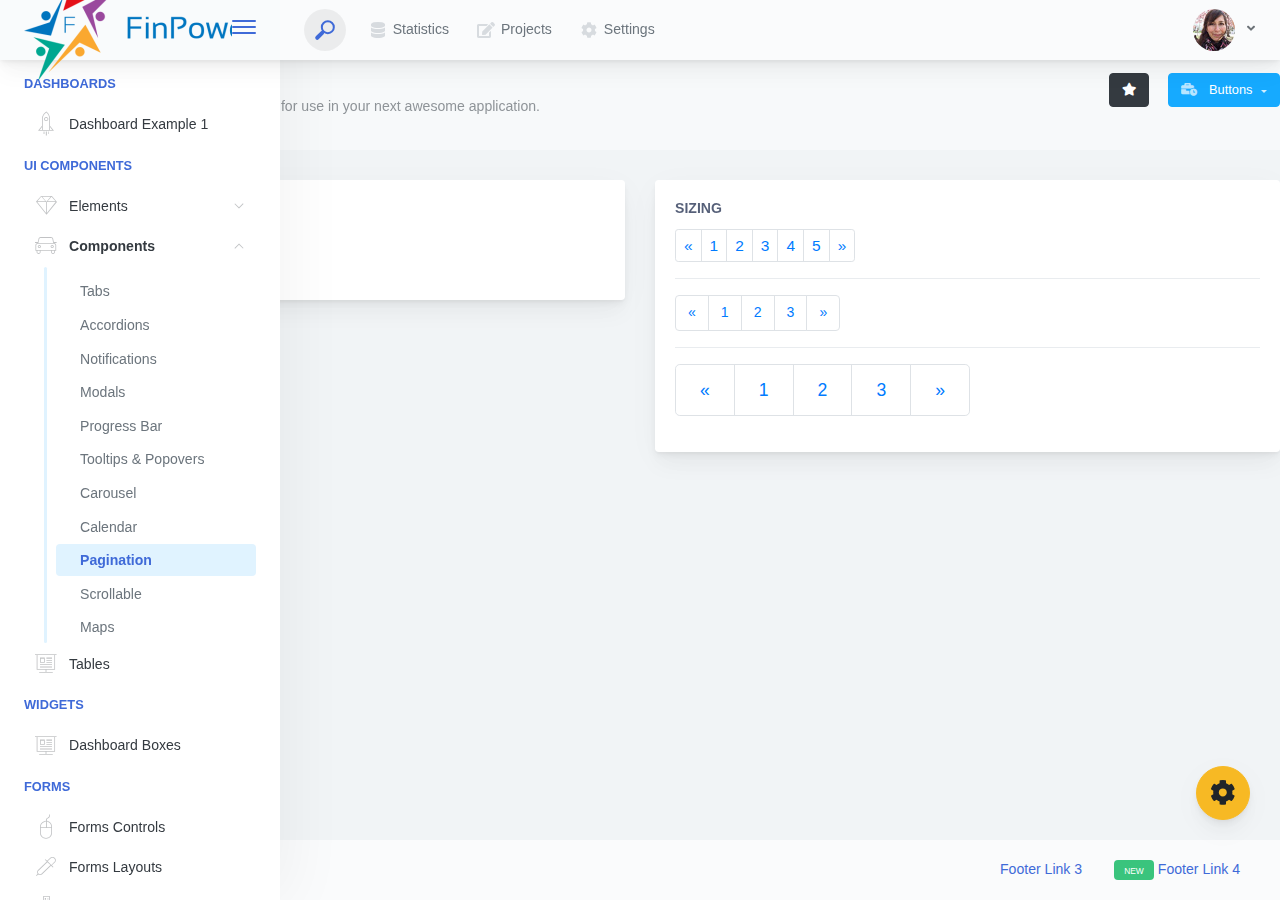
<file: Home/components-pagination.html>
<!doctype html>
<html lang="en">

<head>
    <meta charset="utf-8">
    <meta http-equiv="X-UA-Compatible" content="IE=edge">
    <meta http-equiv="Content-Language" content="en">
    <meta http-equiv="Content-Type" content="text/html; charset=utf-8"/>
    <title>Pagination - Basic and dynamic pagination for use in your next awesome application.</title>
    <meta name="viewport" content="width=device-width, initial-scale=1, maximum-scale=1, user-scalable=no, shrink-to-fit=no" />
    <meta name="description" content="Basic and dynamic pagination for use in your next awesome application.">
    <meta name="msapplication-tap-highlight" content="no">
    <!--
    =========================================================
    * ArchitectUI HTML Theme Dashboard - v1.0.0
    =========================================================
    * Product Page: https://dashboardpack.com
    * Copyright 2019 DashboardPack (https://dashboardpack.com)
    * Licensed under MIT (https://github.com/DashboardPack/architectui-html-theme-free/blob/master/LICENSE)
    =========================================================
    * The above copyright notice and this permission notice shall be included in all copies or substantial portions of the Software.
    -->
<link href="./main.css" rel="stylesheet"></head>
<body>
    <div class="app-container app-theme-white body-tabs-shadow fixed-sidebar fixed-header">
        <div class="app-header header-shadow">
            <div class="app-header__logo">
                <div class="logo-src"></div>
                <div class="header__pane ml-auto">
                    <div>
                        <button type="button" class="hamburger close-sidebar-btn hamburger--elastic" data-class="closed-sidebar">
                            <span class="hamburger-box">
                                <span class="hamburger-inner"></span>
                            </span>
                        </button>
                    </div>
                </div>
            </div>
            <div class="app-header__mobile-menu">
                <div>
                    <button type="button" class="hamburger hamburger--elastic mobile-toggle-nav">
                        <span class="hamburger-box">
                            <span class="hamburger-inner"></span>
                        </span>
                    </button>
                </div>
            </div>
            <div class="app-header__menu">
                <span>
                    <button type="button" class="btn-icon btn-icon-only btn btn-primary btn-sm mobile-toggle-header-nav">
                        <span class="btn-icon-wrapper">
                            <i class="fa fa-ellipsis-v fa-w-6"></i>
                        </span>
                    </button>
                </span>
            </div>    <div class="app-header__content">
                <div class="app-header-left">
                    <div class="search-wrapper">
                        <div class="input-holder">
                            <input type="text" class="search-input" placeholder="Type to search">
                            <button class="search-icon"><span></span></button>
                        </div>
                        <button class="close"></button>
                    </div>
                    <ul class="header-menu nav">
                        <li class="nav-item">
                            <a href="javascript:void(0);" class="nav-link">
                                <i class="nav-link-icon fa fa-database"> </i>
                                Statistics
                            </a>
                        </li>
                        <li class="btn-group nav-item">
                            <a href="javascript:void(0);" class="nav-link">
                                <i class="nav-link-icon fa fa-edit"></i>
                                Projects
                            </a>
                        </li>
                        <li class="dropdown nav-item">
                            <a href="javascript:void(0);" class="nav-link">
                                <i class="nav-link-icon fa fa-cog"></i>
                                Settings
                            </a>
                        </li>
                    </ul>        </div>
                <div class="app-header-right">
                    <div class="header-btn-lg pr-0">
                        <div class="widget-content p-0">
                            <div class="widget-content-wrapper">
                                <div class="widget-content-left">
                                    <div class="btn-group">
                                        <a data-toggle="dropdown" aria-haspopup="true" aria-expanded="false" class="p-0 btn">
                                            <img width="42" class="rounded-circle" src="assets/images/avatars/1.jpg" alt="">
                                            <i class="fa fa-angle-down ml-2 opacity-8"></i>
                                        </a>
                                        <div tabindex="-1" role="menu" aria-hidden="true" class="dropdown-menu dropdown-menu-right">
                                            <button type="button" tabindex="0" class="dropdown-item">User Account</button>
                                            <button type="button" tabindex="0" class="dropdown-item">Settings</button>
                                            <h6 tabindex="-1" class="dropdown-header">Header</h6>
                                            <button type="button" tabindex="0" class="dropdown-item">Actions</button>
                                            <div tabindex="-1" class="dropdown-divider"></div>
                                            <button type="button" tabindex="0" class="dropdown-item">Dividers</button>
                                        </div>
                                    </div>
                                </div>
                                <div class="widget-content-left  ml-3 header-user-info">
                                    <div class="widget-heading">
                                        Alina Mclourd
                                    </div>
                                    <div class="widget-subheading">
                                        VP People Manager
                                    </div>
                                </div>
                                <div class="widget-content-right header-user-info ml-3">
                                    <button type="button" class="btn-shadow p-1 btn btn-primary btn-sm show-toastr-example">
                                        <i class="fa text-white fa-calendar pr-1 pl-1"></i>
                                    </button>
                                </div>
                            </div>
                        </div>
                    </div>        </div>
            </div>
        </div>        <div class="ui-theme-settings">
            <button type="button" id="TooltipDemo" class="btn-open-options btn btn-warning">
                <i class="fa fa-cog fa-w-16 fa-spin fa-2x"></i>
            </button>
            <div class="theme-settings__inner">
                <div class="scrollbar-container">
                    <div class="theme-settings__options-wrapper">
                        <h3 class="themeoptions-heading">Layout Options
                        </h3>
                        <div class="p-3">
                            <ul class="list-group">
                                <li class="list-group-item">
                                    <div class="widget-content p-0">
                                        <div class="widget-content-wrapper">
                                            <div class="widget-content-left mr-3">
                                                <div class="switch has-switch switch-container-class" data-class="fixed-header">
                                                    <div class="switch-animate switch-on">
                                                        <input type="checkbox" checked data-toggle="toggle" data-onstyle="success">
                                                    </div>
                                                </div>
                                            </div>
                                            <div class="widget-content-left">
                                                <div class="widget-heading">Fixed Header
                                                </div>
                                                <div class="widget-subheading">Makes the header top fixed, always visible!
                                                </div>
                                            </div>
                                        </div>
                                    </div>
                                </li>
                                <li class="list-group-item">
                                    <div class="widget-content p-0">
                                        <div class="widget-content-wrapper">
                                            <div class="widget-content-left mr-3">
                                                <div class="switch has-switch switch-container-class" data-class="fixed-sidebar">
                                                    <div class="switch-animate switch-on">
                                                        <input type="checkbox" checked data-toggle="toggle" data-onstyle="success">
                                                    </div>
                                                </div>
                                            </div>
                                            <div class="widget-content-left">
                                                <div class="widget-heading">Fixed Sidebar
                                                </div>
                                                <div class="widget-subheading">Makes the sidebar left fixed, always visible!
                                                </div>
                                            </div>
                                        </div>
                                    </div>
                                </li>
                                <li class="list-group-item">
                                    <div class="widget-content p-0">
                                        <div class="widget-content-wrapper">
                                            <div class="widget-content-left mr-3">
                                                <div class="switch has-switch switch-container-class" data-class="fixed-footer">
                                                    <div class="switch-animate switch-off">
                                                        <input type="checkbox" data-toggle="toggle" data-onstyle="success">
                                                    </div>
                                                </div>
                                            </div>
                                            <div class="widget-content-left">
                                                <div class="widget-heading">Fixed Footer
                                                </div>
                                                <div class="widget-subheading">Makes the app footer bottom fixed, always visible!
                                                </div>
                                            </div>
                                        </div>
                                    </div>
                                </li>
                            </ul>
                        </div>
                        <h3 class="themeoptions-heading">
                            <div>
                                Header Options
                            </div>
                            <button type="button" class="btn-pill btn-shadow btn-wide ml-auto btn btn-focus btn-sm switch-header-cs-class" data-class="">
                                Restore Default
                            </button>
                        </h3>
                        <div class="p-3">
                            <ul class="list-group">
                                <li class="list-group-item">
                                    <h5 class="pb-2">Choose Color Scheme
                                    </h5>
                                    <div class="theme-settings-swatches">
                                        <div class="swatch-holder bg-primary switch-header-cs-class" data-class="bg-primary header-text-light">
                                        </div>
                                        <div class="swatch-holder bg-secondary switch-header-cs-class" data-class="bg-secondary header-text-light">
                                        </div>
                                        <div class="swatch-holder bg-success switch-header-cs-class" data-class="bg-success header-text-dark">
                                        </div>
                                        <div class="swatch-holder bg-info switch-header-cs-class" data-class="bg-info header-text-dark">
                                        </div>
                                        <div class="swatch-holder bg-warning switch-header-cs-class" data-class="bg-warning header-text-dark">
                                        </div>
                                        <div class="swatch-holder bg-danger switch-header-cs-class" data-class="bg-danger header-text-light">
                                        </div>
                                        <div class="swatch-holder bg-light switch-header-cs-class" data-class="bg-light header-text-dark">
                                        </div>
                                        <div class="swatch-holder bg-dark switch-header-cs-class" data-class="bg-dark header-text-light">
                                        </div>
                                        <div class="swatch-holder bg-focus switch-header-cs-class" data-class="bg-focus header-text-light">
                                        </div>
                                        <div class="swatch-holder bg-alternate switch-header-cs-class" data-class="bg-alternate header-text-light">
                                        </div>
                                        <div class="divider">
                                        </div>
                                        <div class="swatch-holder bg-vicious-stance switch-header-cs-class" data-class="bg-vicious-stance header-text-light">
                                        </div>
                                        <div class="swatch-holder bg-midnight-bloom switch-header-cs-class" data-class="bg-midnight-bloom header-text-light">
                                        </div>
                                        <div class="swatch-holder bg-night-sky switch-header-cs-class" data-class="bg-night-sky header-text-light">
                                        </div>
                                        <div class="swatch-holder bg-slick-carbon switch-header-cs-class" data-class="bg-slick-carbon header-text-light">
                                        </div>
                                        <div class="swatch-holder bg-asteroid switch-header-cs-class" data-class="bg-asteroid header-text-light">
                                        </div>
                                        <div class="swatch-holder bg-royal switch-header-cs-class" data-class="bg-royal header-text-light">
                                        </div>
                                        <div class="swatch-holder bg-warm-flame switch-header-cs-class" data-class="bg-warm-flame header-text-dark">
                                        </div>
                                        <div class="swatch-holder bg-night-fade switch-header-cs-class" data-class="bg-night-fade header-text-dark">
                                        </div>
                                        <div class="swatch-holder bg-sunny-morning switch-header-cs-class" data-class="bg-sunny-morning header-text-dark">
                                        </div>
                                        <div class="swatch-holder bg-tempting-azure switch-header-cs-class" data-class="bg-tempting-azure header-text-dark">
                                        </div>
                                        <div class="swatch-holder bg-amy-crisp switch-header-cs-class" data-class="bg-amy-crisp header-text-dark">
                                        </div>
                                        <div class="swatch-holder bg-heavy-rain switch-header-cs-class" data-class="bg-heavy-rain header-text-dark">
                                        </div>
                                        <div class="swatch-holder bg-mean-fruit switch-header-cs-class" data-class="bg-mean-fruit header-text-dark">
                                        </div>
                                        <div class="swatch-holder bg-malibu-beach switch-header-cs-class" data-class="bg-malibu-beach header-text-light">
                                        </div>
                                        <div class="swatch-holder bg-deep-blue switch-header-cs-class" data-class="bg-deep-blue header-text-dark">
                                        </div>
                                        <div class="swatch-holder bg-ripe-malin switch-header-cs-class" data-class="bg-ripe-malin header-text-light">
                                        </div>
                                        <div class="swatch-holder bg-arielle-smile switch-header-cs-class" data-class="bg-arielle-smile header-text-light">
                                        </div>
                                        <div class="swatch-holder bg-plum-plate switch-header-cs-class" data-class="bg-plum-plate header-text-light">
                                        </div>
                                        <div class="swatch-holder bg-happy-fisher switch-header-cs-class" data-class="bg-happy-fisher header-text-dark">
                                        </div>
                                        <div class="swatch-holder bg-happy-itmeo switch-header-cs-class" data-class="bg-happy-itmeo header-text-light">
                                        </div>
                                        <div class="swatch-holder bg-mixed-hopes switch-header-cs-class" data-class="bg-mixed-hopes header-text-light">
                                        </div>
                                        <div class="swatch-holder bg-strong-bliss switch-header-cs-class" data-class="bg-strong-bliss header-text-light">
                                        </div>
                                        <div class="swatch-holder bg-grow-early switch-header-cs-class" data-class="bg-grow-early header-text-light">
                                        </div>
                                        <div class="swatch-holder bg-love-kiss switch-header-cs-class" data-class="bg-love-kiss header-text-light">
                                        </div>
                                        <div class="swatch-holder bg-premium-dark switch-header-cs-class" data-class="bg-premium-dark header-text-light">
                                        </div>
                                        <div class="swatch-holder bg-happy-green switch-header-cs-class" data-class="bg-happy-green header-text-light">
                                        </div>
                                    </div>
                                </li>
                            </ul>
                        </div>
                        <h3 class="themeoptions-heading">
                            <div>Sidebar Options</div>
                            <button type="button" class="btn-pill btn-shadow btn-wide ml-auto btn btn-focus btn-sm switch-sidebar-cs-class" data-class="">
                                Restore Default
                            </button>
                        </h3>
                        <div class="p-3">
                            <ul class="list-group">
                                <li class="list-group-item">
                                    <h5 class="pb-2">Choose Color Scheme
                                    </h5>
                                    <div class="theme-settings-swatches">
                                        <div class="swatch-holder bg-primary switch-sidebar-cs-class" data-class="bg-primary sidebar-text-light">
                                        </div>
                                        <div class="swatch-holder bg-secondary switch-sidebar-cs-class" data-class="bg-secondary sidebar-text-light">
                                        </div>
                                        <div class="swatch-holder bg-success switch-sidebar-cs-class" data-class="bg-success sidebar-text-dark">
                                        </div>
                                        <div class="swatch-holder bg-info switch-sidebar-cs-class" data-class="bg-info sidebar-text-dark">
                                        </div>
                                        <div class="swatch-holder bg-warning switch-sidebar-cs-class" data-class="bg-warning sidebar-text-dark">
                                        </div>
                                        <div class="swatch-holder bg-danger switch-sidebar-cs-class" data-class="bg-danger sidebar-text-light">
                                        </div>
                                        <div class="swatch-holder bg-light switch-sidebar-cs-class" data-class="bg-light sidebar-text-dark">
                                        </div>
                                        <div class="swatch-holder bg-dark switch-sidebar-cs-class" data-class="bg-dark sidebar-text-light">
                                        </div>
                                        <div class="swatch-holder bg-focus switch-sidebar-cs-class" data-class="bg-focus sidebar-text-light">
                                        </div>
                                        <div class="swatch-holder bg-alternate switch-sidebar-cs-class" data-class="bg-alternate sidebar-text-light">
                                        </div>
                                        <div class="divider">
                                        </div>
                                        <div class="swatch-holder bg-vicious-stance switch-sidebar-cs-class" data-class="bg-vicious-stance sidebar-text-light">
                                        </div>
                                        <div class="swatch-holder bg-midnight-bloom switch-sidebar-cs-class" data-class="bg-midnight-bloom sidebar-text-light">
                                        </div>
                                        <div class="swatch-holder bg-night-sky switch-sidebar-cs-class" data-class="bg-night-sky sidebar-text-light">
                                        </div>
                                        <div class="swatch-holder bg-slick-carbon switch-sidebar-cs-class" data-class="bg-slick-carbon sidebar-text-light">
                                        </div>
                                        <div class="swatch-holder bg-asteroid switch-sidebar-cs-class" data-class="bg-asteroid sidebar-text-light">
                                        </div>
                                        <div class="swatch-holder bg-royal switch-sidebar-cs-class" data-class="bg-royal sidebar-text-light">
                                        </div>
                                        <div class="swatch-holder bg-warm-flame switch-sidebar-cs-class" data-class="bg-warm-flame sidebar-text-dark">
                                        </div>
                                        <div class="swatch-holder bg-night-fade switch-sidebar-cs-class" data-class="bg-night-fade sidebar-text-dark">
                                        </div>
                                        <div class="swatch-holder bg-sunny-morning switch-sidebar-cs-class" data-class="bg-sunny-morning sidebar-text-dark">
                                        </div>
                                        <div class="swatch-holder bg-tempting-azure switch-sidebar-cs-class" data-class="bg-tempting-azure sidebar-text-dark">
                                        </div>
                                        <div class="swatch-holder bg-amy-crisp switch-sidebar-cs-class" data-class="bg-amy-crisp sidebar-text-dark">
                                        </div>
                                        <div class="swatch-holder bg-heavy-rain switch-sidebar-cs-class" data-class="bg-heavy-rain sidebar-text-dark">
                                        </div>
                                        <div class="swatch-holder bg-mean-fruit switch-sidebar-cs-class" data-class="bg-mean-fruit sidebar-text-dark">
                                        </div>
                                        <div class="swatch-holder bg-malibu-beach switch-sidebar-cs-class" data-class="bg-malibu-beach sidebar-text-light">
                                        </div>
                                        <div class="swatch-holder bg-deep-blue switch-sidebar-cs-class" data-class="bg-deep-blue sidebar-text-dark">
                                        </div>
                                        <div class="swatch-holder bg-ripe-malin switch-sidebar-cs-class" data-class="bg-ripe-malin sidebar-text-light">
                                        </div>
                                        <div class="swatch-holder bg-arielle-smile switch-sidebar-cs-class" data-class="bg-arielle-smile sidebar-text-light">
                                        </div>
                                        <div class="swatch-holder bg-plum-plate switch-sidebar-cs-class" data-class="bg-plum-plate sidebar-text-light">
                                        </div>
                                        <div class="swatch-holder bg-happy-fisher switch-sidebar-cs-class" data-class="bg-happy-fisher sidebar-text-dark">
                                        </div>
                                        <div class="swatch-holder bg-happy-itmeo switch-sidebar-cs-class" data-class="bg-happy-itmeo sidebar-text-light">
                                        </div>
                                        <div class="swatch-holder bg-mixed-hopes switch-sidebar-cs-class" data-class="bg-mixed-hopes sidebar-text-light">
                                        </div>
                                        <div class="swatch-holder bg-strong-bliss switch-sidebar-cs-class" data-class="bg-strong-bliss sidebar-text-light">
                                        </div>
                                        <div class="swatch-holder bg-grow-early switch-sidebar-cs-class" data-class="bg-grow-early sidebar-text-light">
                                        </div>
                                        <div class="swatch-holder bg-love-kiss switch-sidebar-cs-class" data-class="bg-love-kiss sidebar-text-light">
                                        </div>
                                        <div class="swatch-holder bg-premium-dark switch-sidebar-cs-class" data-class="bg-premium-dark sidebar-text-light">
                                        </div>
                                        <div class="swatch-holder bg-happy-green switch-sidebar-cs-class" data-class="bg-happy-green sidebar-text-light">
                                        </div>
                                    </div>
                                </li>
                            </ul>
                        </div>
                        <h3 class="themeoptions-heading">
                            <div>Main Content Options</div>
                            <button type="button" class="btn-pill btn-shadow btn-wide ml-auto active btn btn-focus btn-sm">Restore Default
                            </button>
                        </h3>
                        <div class="p-3">
                            <ul class="list-group">
                                <li class="list-group-item">
                                    <h5 class="pb-2">Page Section Tabs
                                    </h5>
                                    <div class="theme-settings-swatches">
                                        <div role="group" class="mt-2 btn-group">
                                            <button type="button" class="btn-wide btn-shadow btn-primary btn btn-secondary switch-theme-class" data-class="body-tabs-line">
                                                Line
                                            </button>
                                            <button type="button" class="btn-wide btn-shadow btn-primary active btn btn-secondary switch-theme-class" data-class="body-tabs-shadow">
                                                Shadow
                                            </button>
                                        </div>
                                    </div>
                                </li>
                            </ul>
                        </div>
                    </div>
                </div>
            </div>
        </div>        <div class="app-main">
                <div class="app-sidebar sidebar-shadow">
                    <div class="app-header__logo">
                        <div class="logo-src"></div>
                        <div class="header__pane ml-auto">
                            <div>
                                <button type="button" class="hamburger close-sidebar-btn hamburger--elastic" data-class="closed-sidebar">
                                    <span class="hamburger-box">
                                        <span class="hamburger-inner"></span>
                                    </span>
                                </button>
                            </div>
                        </div>
                    </div>
                    <div class="app-header__mobile-menu">
                        <div>
                            <button type="button" class="hamburger hamburger--elastic mobile-toggle-nav">
                                <span class="hamburger-box">
                                    <span class="hamburger-inner"></span>
                                </span>
                            </button>
                        </div>
                    </div>
                    <div class="app-header__menu">
                        <span>
                            <button type="button" class="btn-icon btn-icon-only btn btn-primary btn-sm mobile-toggle-header-nav">
                                <span class="btn-icon-wrapper">
                                    <i class="fa fa-ellipsis-v fa-w-6"></i>
                                </span>
                            </button>
                        </span>
                    </div>    <div class="scrollbar-sidebar">
                        <div class="app-sidebar__inner">
                            <ul class="vertical-nav-menu">
                                <li class="app-sidebar__heading">Dashboards</li>
                                <li>
                                    <a href="index.html">
                                        <i class="metismenu-icon pe-7s-rocket"></i>
                                        Dashboard Example 1
                                    </a>
                                </li>
                                <li class="app-sidebar__heading">UI Components</li>
                                <li
                                    
                                    
                                    
                                    
                                    
                                    
                                    
                                    
                                >
                                    <a href="#">
                                        <i class="metismenu-icon pe-7s-diamond"></i>
                                        Elements
                                        <i class="metismenu-state-icon pe-7s-angle-down caret-left"></i>
                                    </a>
                                    <ul
                                        
                                        
                                        
                                        
                                        
                                        
                                        
                                        
                                    >
                                        <li>
                                            <a href="elements-buttons-standard.html">
                                                <i class="metismenu-icon"></i>
                                                Buttons
                                            </a>
                                        </li>
                                        <li>
                                            <a href="elements-dropdowns.html">
                                                <i class="metismenu-icon">
                                                </i>Dropdowns
                                            </a>
                                        </li>
                                        <li>
                                            <a href="elements-icons.html">
                                                <i class="metismenu-icon">
                                                </i>Icons
                                            </a>
                                        </li>
                                        <li>
                                            <a href="elements-badges-labels.html">
                                                <i class="metismenu-icon">
                                                </i>Badges
                                            </a>
                                        </li>
                                        <li>
                                            <a href="elements-cards.html">
                                                <i class="metismenu-icon">
                                                </i>Cards
                                            </a>
                                        </li>
                                        <li>
                                            <a href="elements-list-group.html">
                                                <i class="metismenu-icon">
                                                </i>List Groups
                                            </a>
                                        </li>
                                        <li>
                                            <a href="elements-navigation.html">
                                                <i class="metismenu-icon">
                                                </i>Navigation Menus
                                            </a>
                                        </li>
                                        <li>
                                            <a href="elements-utilities.html">
                                                <i class="metismenu-icon">
                                                </i>Utilities
                                            </a>
                                        </li>
                                    </ul>
                                </li>
                                <li
                                    
                                    
                                    
                                    
                                    
                                    
                                    
                                    
                                     class="mm-active"
                                    
                                    
                                >
                                    <a href="#">
                                        <i class="metismenu-icon pe-7s-car"></i>
                                        Components
                                        <i class="metismenu-state-icon pe-7s-angle-down caret-left"></i>
                                    </a>
                                    <ul
                                        
                                        
                                        
                                        
                                        
                                        
                                        
                                        
                                         class="mm-show"
                                        
                                        
                                    >
                                        <li>
                                            <a href="components-tabs.html">
                                                <i class="metismenu-icon">
                                                </i>Tabs
                                            </a>
                                        </li>
                                        <li>
                                            <a href="components-accordions.html">
                                                <i class="metismenu-icon">
                                                </i>Accordions
                                            </a>
                                        </li>
                                        <li>
                                            <a href="components-notifications.html">
                                                <i class="metismenu-icon">
                                                </i>Notifications
                                            </a>
                                        </li>
                                        <li>
                                            <a href="components-modals.html">
                                                <i class="metismenu-icon">
                                                </i>Modals
                                            </a>
                                        </li>
                                        <li>
                                            <a href="components-progress-bar.html">
                                                <i class="metismenu-icon">
                                                </i>Progress Bar
                                            </a>
                                        </li>
                                        <li>
                                            <a href="components-tooltips-popovers.html">
                                                <i class="metismenu-icon">
                                                </i>Tooltips &amp; Popovers
                                            </a>
                                        </li>
                                        <li>
                                            <a href="components-carousel.html">
                                                <i class="metismenu-icon">
                                                </i>Carousel
                                            </a>
                                        </li>
                                        <li>
                                            <a href="components-calendar.html">
                                                <i class="metismenu-icon">
                                                </i>Calendar
                                            </a>
                                        </li>
                                        <li>
                                            <a href="components-pagination.html" class="mm-active">
                                                <i class="metismenu-icon">
                                                </i>Pagination
                                            </a>
                                        </li>
                                        <li>
                                            <a href="components-scrollable-elements.html">
                                                <i class="metismenu-icon">
                                                </i>Scrollable
                                            </a>
                                        </li>
                                        <li>
                                            <a href="components-maps.html">
                                                <i class="metismenu-icon">
                                                </i>Maps
                                            </a>
                                        </li>
                                    </ul>
                                </li>
                                <li  >
                                    <a href="tables-regular.html">
                                        <i class="metismenu-icon pe-7s-display2"></i>
                                        Tables
                                    </a>
                                </li>
                                <li class="app-sidebar__heading">Widgets</li>
                                <li>
                                    <a href="dashboard-boxes.html">
                                        <i class="metismenu-icon pe-7s-display2"></i>
                                        Dashboard Boxes
                                    </a>
                                </li>
                                <li class="app-sidebar__heading">Forms</li>
                                <li>
                                    <a href="forms-controls.html">
                                        <i class="metismenu-icon pe-7s-mouse">
                                        </i>Forms Controls
                                    </a>
                                </li>
                                <li>
                                    <a href="forms-layouts.html">
                                        <i class="metismenu-icon pe-7s-eyedropper">
                                        </i>Forms Layouts
                                    </a>
                                </li>
                                <li>
                                    <a href="forms-validation.html">
                                        <i class="metismenu-icon pe-7s-pendrive">
                                        </i>Forms Validation
                                    </a>
                                </li>
                                <li class="app-sidebar__heading">Charts</li>
                                <li>
                                    <a href="charts-chartjs.html">
                                        <i class="metismenu-icon pe-7s-graph2">
                                        </i>ChartJS
                                    </a>
                                </li>
                                <li class="app-sidebar__heading">PRO Version</li>
                                <li>
                                    <a href="https://dashboardpack.com/theme-details/architectui-dashboard-html-pro/" target="_blank">
                                        <i class="metismenu-icon pe-7s-graph2">
                                        </i>
                                        Upgrade to PRO
                                    </a>
                                </li>
                            </ul>
                        </div>
                    </div>
                </div>    <div class="app-main__outer">
                    <div class="app-main__inner">
                        <div class="app-page-title">
                            <div class="page-title-wrapper">
                                <div class="page-title-heading">
                                    <div class="page-title-icon">
                                        <i class="pe-7s-notebook icon-gradient bg-mixed-hopes">
                                        </i>
                                    </div>
                                    <div>Pagination
                                        <div class="page-title-subheading">Basic and dynamic pagination for use in your next awesome application.
                                        </div>
                                    </div>
                                </div>
                                <div class="page-title-actions">
                                    <button type="button" data-toggle="tooltip" title="Example Tooltip" data-placement="bottom" class="btn-shadow mr-3 btn btn-dark">
                                        <i class="fa fa-star"></i>
                                    </button>
                                    <div class="d-inline-block dropdown">
                                        <button type="button" data-toggle="dropdown" aria-haspopup="true" aria-expanded="false" class="btn-shadow dropdown-toggle btn btn-info">
                                            <span class="btn-icon-wrapper pr-2 opacity-7">
                                                <i class="fa fa-business-time fa-w-20"></i>
                                            </span>
                                            Buttons
                                        </button>
                                        <div tabindex="-1" role="menu" aria-hidden="true" class="dropdown-menu dropdown-menu-right">
                                            <ul class="nav flex-column">
                                                <li class="nav-item">
                                                    <a href="javascript:void(0);" class="nav-link">
                                                        <i class="nav-link-icon lnr-inbox"></i>
                                                        <span>
                                                            Inbox
                                                        </span>
                                                        <div class="ml-auto badge badge-pill badge-secondary">86</div>
                                                    </a>
                                                </li>
                                                <li class="nav-item">
                                                    <a href="javascript:void(0);" class="nav-link">
                                                        <i class="nav-link-icon lnr-book"></i>
                                                        <span>
                                                            Book
                                                        </span>
                                                        <div class="ml-auto badge badge-pill badge-danger">5</div>
                                                    </a>
                                                </li>
                                                <li class="nav-item">
                                                    <a href="javascript:void(0);" class="nav-link">
                                                        <i class="nav-link-icon lnr-picture"></i>
                                                        <span>
                                                            Picture
                                                        </span>
                                                    </a>
                                                </li>
                                                <li class="nav-item">
                                                    <a disabled href="javascript:void(0);" class="nav-link disabled">
                                                        <i class="nav-link-icon lnr-file-empty"></i>
                                                        <span>
                                                            File Disabled
                                                        </span>
                                                    </a>
                                                </li>
                                            </ul>
                                        </div>
                                    </div>
                                </div>    </div>
                        </div>            <div class="row">
                            <div class="col-lg-6">
                                <div class="main-card mb-3 card">
                                    <div class="card-body"><h5 class="card-title">Basic</h5>
                                        <nav class="" aria-label="Page navigation example">
                                            <ul class="pagination">
                                                <li class="page-item"><a href="javascript:void(0);" class="page-link" aria-label="Previous"><span aria-hidden="true">«</span><span class="sr-only">Previous</span></a></li>
                                                <li class="page-item"><a href="javascript:void(0);" class="page-link">1</a></li>
                                                <li class="page-item active"><a href="javascript:void(0);" class="page-link">2</a></li>
                                                <li class="page-item"><a href="javascript:void(0);" class="page-link">3</a></li>
                                                <li class="page-item"><a href="javascript:void(0);" class="page-link">4</a></li>
                                                <li class="page-item"><a href="javascript:void(0);" class="page-link">5</a></li>
                                                <li class="page-item"><a href="javascript:void(0);" class="page-link" aria-label="Next"><span aria-hidden="true">»</span><span class="sr-only">Next</span></a></li>
                                            </ul>
                                        </nav>
                                    </div>
                                </div>
                            </div>
                            <div class="col-lg-6">
                                <div class="main-card mb-3 card">
                                    <div class="card-body"><h5 class="card-title">Sizing</h5>
                                        <nav class="" aria-label="Page navigation example">
                                            <ul class="pagination pagination-sm">
                                                <li class="page-item"><a href="javascript:void(0);" class="page-link" aria-label="Previous"><span aria-hidden="true">«</span><span class="sr-only">Previous</span></a></li>
                                                <li class="page-item"><a href="javascript:void(0);" class="page-link">1</a></li>
                                                <li class="page-item"><a href="javascript:void(0);" class="page-link">2</a></li>
                                                <li class="page-item"><a href="javascript:void(0);" class="page-link">3</a></li>
                                                <li class="page-item"><a href="javascript:void(0);" class="page-link">4</a></li>
                                                <li class="page-item"><a href="javascript:void(0);" class="page-link">5</a></li>
                                                <li class="page-item"><a href="javascript:void(0);" class="page-link" aria-label="Next"><span aria-hidden="true">»</span><span class="sr-only">Next</span></a></li>
                                            </ul>
                                        </nav>
                                        <div class="divider"></div>
                                        <nav class="" aria-label="Page navigation example">
                                            <ul class="pagination">
                                                <li class="page-item"><a href="javascript:void(0);" class="page-link" aria-label="Previous"><span aria-hidden="true">«</span><span class="sr-only">Previous</span></a></li>
                                                <li class="page-item"><a href="javascript:void(0);" class="page-link">1</a></li>
                                                <li class="page-item"><a href="javascript:void(0);" class="page-link">2</a></li>
                                                <li class="page-item"><a href="javascript:void(0);" class="page-link">3</a></li>
                                                <li class="page-item"><a href="javascript:void(0);" class="page-link" aria-label="Next"><span aria-hidden="true">»</span><span class="sr-only">Next</span></a></li>
                                            </ul>
                                        </nav>
                                        <div class="divider"></div>
                                        <nav class="" aria-label="Page navigation example">
                                            <ul class="pagination pagination-lg">
                                                <li class="page-item"><a href="javascript:void(0);" class="page-link" aria-label="Previous"><span aria-hidden="true">«</span><span class="sr-only">Previous</span></a></li>
                                                <li class="page-item"><a href="javascript:void(0);" class="page-link">1</a></li>
                                                <li class="page-item"><a href="javascript:void(0);" class="page-link">2</a></li>
                                                <li class="page-item"><a href="javascript:void(0);" class="page-link">3</a></li>
                                                <li class="page-item"><a href="javascript:void(0);" class="page-link" aria-label="Next"><span aria-hidden="true">»</span><span class="sr-only">Next</span></a></li>
                                            </ul>
                                        </nav>
                                    </div>
                                </div>
                            </div>
                        </div>
                    </div>
                    <div class="app-wrapper-footer">
                        <div class="app-footer">
                            <div class="app-footer__inner">
                                <div class="app-footer-left">
                                    <ul class="nav">
                                        <li class="nav-item">
                                            <a href="javascript:void(0);" class="nav-link">
                                                Footer Link 1
                                            </a>
                                        </li>
                                        <li class="nav-item">
                                            <a href="javascript:void(0);" class="nav-link">
                                                Footer Link 2
                                            </a>
                                        </li>
                                    </ul>
                                </div>
                                <div class="app-footer-right">
                                    <ul class="nav">
                                        <li class="nav-item">
                                            <a href="javascript:void(0);" class="nav-link">
                                                Footer Link 3
                                            </a>
                                        </li>
                                        <li class="nav-item">
                                            <a href="javascript:void(0);" class="nav-link">
                                                <div class="badge badge-success mr-1 ml-0">
                                                    <small>NEW</small>
                                                </div>
                                                Footer Link 4
                                            </a>
                                        </li>
                                    </ul>
                                </div>
                            </div>
                        </div>
                    </div>    </div>
        </div>
    </div>
<script type="text/javascript" src="./assets/scripts/main.js"></script></body>
</html>
</file>
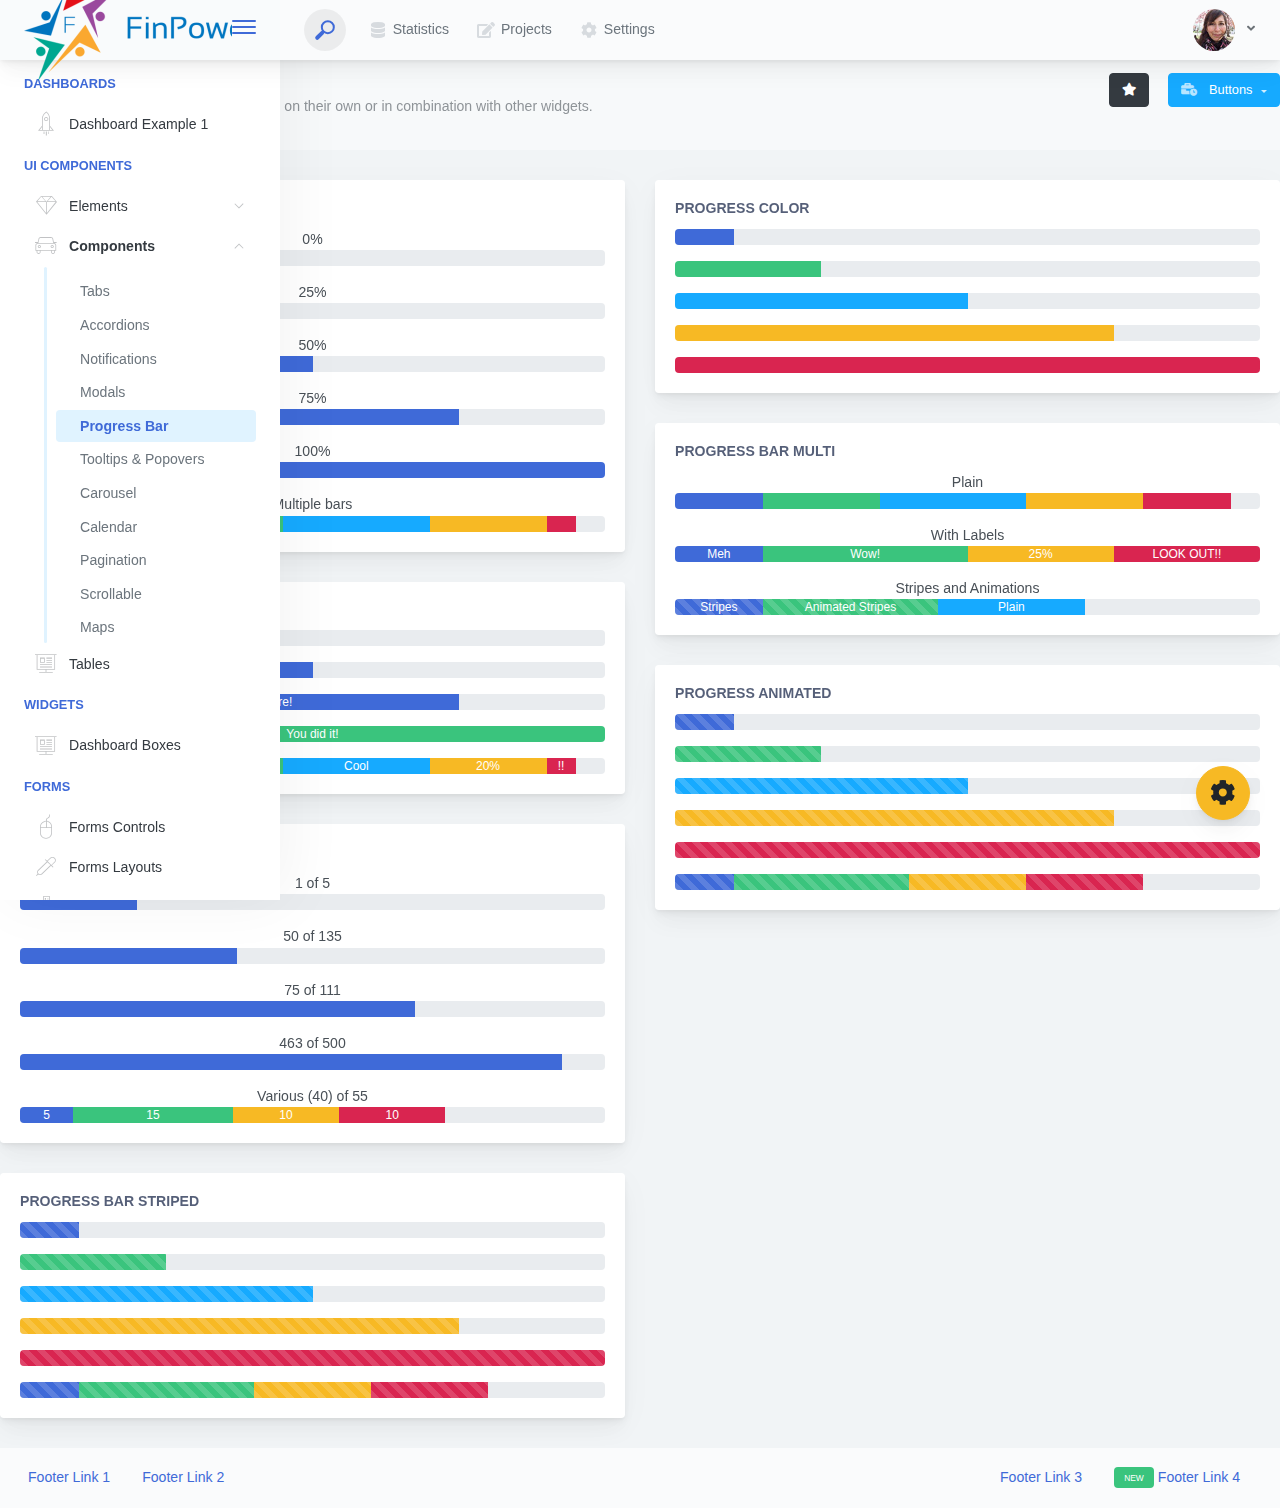
<file: Home/components-progress-bar.html>
<!doctype html>
<html lang="en">

<head>
    <meta charset="utf-8">
    <meta http-equiv="X-UA-Compatible" content="IE=edge">
    <meta http-equiv="Content-Language" content="en">
    <meta http-equiv="Content-Type" content="text/html; charset=utf-8"/>
    <title>Progress Bar - You can use the progress bars on their own or in combination with other widgets.</title>
    <meta name="viewport" content="width=device-width, initial-scale=1, maximum-scale=1, user-scalable=no, shrink-to-fit=no" />
    <meta name="description" content="You can use the progress bars on their own or in combination with other widgets.">
    <meta name="msapplication-tap-highlight" content="no">
    <!--
    =========================================================
    * ArchitectUI HTML Theme Dashboard - v1.0.0
    =========================================================
    * Product Page: https://dashboardpack.com
    * Copyright 2019 DashboardPack (https://dashboardpack.com)
    * Licensed under MIT (https://github.com/DashboardPack/architectui-html-theme-free/blob/master/LICENSE)
    =========================================================
    * The above copyright notice and this permission notice shall be included in all copies or substantial portions of the Software.
    -->
<link href="./main.css" rel="stylesheet"></head>
<body>
    <div class="app-container app-theme-white body-tabs-shadow fixed-sidebar fixed-header">
        <div class="app-header header-shadow">
            <div class="app-header__logo">
                <div class="logo-src"></div>
                <div class="header__pane ml-auto">
                    <div>
                        <button type="button" class="hamburger close-sidebar-btn hamburger--elastic" data-class="closed-sidebar">
                            <span class="hamburger-box">
                                <span class="hamburger-inner"></span>
                            </span>
                        </button>
                    </div>
                </div>
            </div>
            <div class="app-header__mobile-menu">
                <div>
                    <button type="button" class="hamburger hamburger--elastic mobile-toggle-nav">
                        <span class="hamburger-box">
                            <span class="hamburger-inner"></span>
                        </span>
                    </button>
                </div>
            </div>
            <div class="app-header__menu">
                <span>
                    <button type="button" class="btn-icon btn-icon-only btn btn-primary btn-sm mobile-toggle-header-nav">
                        <span class="btn-icon-wrapper">
                            <i class="fa fa-ellipsis-v fa-w-6"></i>
                        </span>
                    </button>
                </span>
            </div>    <div class="app-header__content">
                <div class="app-header-left">
                    <div class="search-wrapper">
                        <div class="input-holder">
                            <input type="text" class="search-input" placeholder="Type to search">
                            <button class="search-icon"><span></span></button>
                        </div>
                        <button class="close"></button>
                    </div>
                    <ul class="header-menu nav">
                        <li class="nav-item">
                            <a href="javascript:void(0);" class="nav-link">
                                <i class="nav-link-icon fa fa-database"> </i>
                                Statistics
                            </a>
                        </li>
                        <li class="btn-group nav-item">
                            <a href="javascript:void(0);" class="nav-link">
                                <i class="nav-link-icon fa fa-edit"></i>
                                Projects
                            </a>
                        </li>
                        <li class="dropdown nav-item">
                            <a href="javascript:void(0);" class="nav-link">
                                <i class="nav-link-icon fa fa-cog"></i>
                                Settings
                            </a>
                        </li>
                    </ul>        </div>
                <div class="app-header-right">
                    <div class="header-btn-lg pr-0">
                        <div class="widget-content p-0">
                            <div class="widget-content-wrapper">
                                <div class="widget-content-left">
                                    <div class="btn-group">
                                        <a data-toggle="dropdown" aria-haspopup="true" aria-expanded="false" class="p-0 btn">
                                            <img width="42" class="rounded-circle" src="assets/images/avatars/1.jpg" alt="">
                                            <i class="fa fa-angle-down ml-2 opacity-8"></i>
                                        </a>
                                        <div tabindex="-1" role="menu" aria-hidden="true" class="dropdown-menu dropdown-menu-right">
                                            <button type="button" tabindex="0" class="dropdown-item">User Account</button>
                                            <button type="button" tabindex="0" class="dropdown-item">Settings</button>
                                            <h6 tabindex="-1" class="dropdown-header">Header</h6>
                                            <button type="button" tabindex="0" class="dropdown-item">Actions</button>
                                            <div tabindex="-1" class="dropdown-divider"></div>
                                            <button type="button" tabindex="0" class="dropdown-item">Dividers</button>
                                        </div>
                                    </div>
                                </div>
                                <div class="widget-content-left  ml-3 header-user-info">
                                    <div class="widget-heading">
                                        Alina Mclourd
                                    </div>
                                    <div class="widget-subheading">
                                        VP People Manager
                                    </div>
                                </div>
                                <div class="widget-content-right header-user-info ml-3">
                                    <button type="button" class="btn-shadow p-1 btn btn-primary btn-sm show-toastr-example">
                                        <i class="fa text-white fa-calendar pr-1 pl-1"></i>
                                    </button>
                                </div>
                            </div>
                        </div>
                    </div>        </div>
            </div>
        </div>        <div class="ui-theme-settings">
            <button type="button" id="TooltipDemo" class="btn-open-options btn btn-warning">
                <i class="fa fa-cog fa-w-16 fa-spin fa-2x"></i>
            </button>
            <div class="theme-settings__inner">
                <div class="scrollbar-container">
                    <div class="theme-settings__options-wrapper">
                        <h3 class="themeoptions-heading">Layout Options
                        </h3>
                        <div class="p-3">
                            <ul class="list-group">
                                <li class="list-group-item">
                                    <div class="widget-content p-0">
                                        <div class="widget-content-wrapper">
                                            <div class="widget-content-left mr-3">
                                                <div class="switch has-switch switch-container-class" data-class="fixed-header">
                                                    <div class="switch-animate switch-on">
                                                        <input type="checkbox" checked data-toggle="toggle" data-onstyle="success">
                                                    </div>
                                                </div>
                                            </div>
                                            <div class="widget-content-left">
                                                <div class="widget-heading">Fixed Header
                                                </div>
                                                <div class="widget-subheading">Makes the header top fixed, always visible!
                                                </div>
                                            </div>
                                        </div>
                                    </div>
                                </li>
                                <li class="list-group-item">
                                    <div class="widget-content p-0">
                                        <div class="widget-content-wrapper">
                                            <div class="widget-content-left mr-3">
                                                <div class="switch has-switch switch-container-class" data-class="fixed-sidebar">
                                                    <div class="switch-animate switch-on">
                                                        <input type="checkbox" checked data-toggle="toggle" data-onstyle="success">
                                                    </div>
                                                </div>
                                            </div>
                                            <div class="widget-content-left">
                                                <div class="widget-heading">Fixed Sidebar
                                                </div>
                                                <div class="widget-subheading">Makes the sidebar left fixed, always visible!
                                                </div>
                                            </div>
                                        </div>
                                    </div>
                                </li>
                                <li class="list-group-item">
                                    <div class="widget-content p-0">
                                        <div class="widget-content-wrapper">
                                            <div class="widget-content-left mr-3">
                                                <div class="switch has-switch switch-container-class" data-class="fixed-footer">
                                                    <div class="switch-animate switch-off">
                                                        <input type="checkbox" data-toggle="toggle" data-onstyle="success">
                                                    </div>
                                                </div>
                                            </div>
                                            <div class="widget-content-left">
                                                <div class="widget-heading">Fixed Footer
                                                </div>
                                                <div class="widget-subheading">Makes the app footer bottom fixed, always visible!
                                                </div>
                                            </div>
                                        </div>
                                    </div>
                                </li>
                            </ul>
                        </div>
                        <h3 class="themeoptions-heading">
                            <div>
                                Header Options
                            </div>
                            <button type="button" class="btn-pill btn-shadow btn-wide ml-auto btn btn-focus btn-sm switch-header-cs-class" data-class="">
                                Restore Default
                            </button>
                        </h3>
                        <div class="p-3">
                            <ul class="list-group">
                                <li class="list-group-item">
                                    <h5 class="pb-2">Choose Color Scheme
                                    </h5>
                                    <div class="theme-settings-swatches">
                                        <div class="swatch-holder bg-primary switch-header-cs-class" data-class="bg-primary header-text-light">
                                        </div>
                                        <div class="swatch-holder bg-secondary switch-header-cs-class" data-class="bg-secondary header-text-light">
                                        </div>
                                        <div class="swatch-holder bg-success switch-header-cs-class" data-class="bg-success header-text-dark">
                                        </div>
                                        <div class="swatch-holder bg-info switch-header-cs-class" data-class="bg-info header-text-dark">
                                        </div>
                                        <div class="swatch-holder bg-warning switch-header-cs-class" data-class="bg-warning header-text-dark">
                                        </div>
                                        <div class="swatch-holder bg-danger switch-header-cs-class" data-class="bg-danger header-text-light">
                                        </div>
                                        <div class="swatch-holder bg-light switch-header-cs-class" data-class="bg-light header-text-dark">
                                        </div>
                                        <div class="swatch-holder bg-dark switch-header-cs-class" data-class="bg-dark header-text-light">
                                        </div>
                                        <div class="swatch-holder bg-focus switch-header-cs-class" data-class="bg-focus header-text-light">
                                        </div>
                                        <div class="swatch-holder bg-alternate switch-header-cs-class" data-class="bg-alternate header-text-light">
                                        </div>
                                        <div class="divider">
                                        </div>
                                        <div class="swatch-holder bg-vicious-stance switch-header-cs-class" data-class="bg-vicious-stance header-text-light">
                                        </div>
                                        <div class="swatch-holder bg-midnight-bloom switch-header-cs-class" data-class="bg-midnight-bloom header-text-light">
                                        </div>
                                        <div class="swatch-holder bg-night-sky switch-header-cs-class" data-class="bg-night-sky header-text-light">
                                        </div>
                                        <div class="swatch-holder bg-slick-carbon switch-header-cs-class" data-class="bg-slick-carbon header-text-light">
                                        </div>
                                        <div class="swatch-holder bg-asteroid switch-header-cs-class" data-class="bg-asteroid header-text-light">
                                        </div>
                                        <div class="swatch-holder bg-royal switch-header-cs-class" data-class="bg-royal header-text-light">
                                        </div>
                                        <div class="swatch-holder bg-warm-flame switch-header-cs-class" data-class="bg-warm-flame header-text-dark">
                                        </div>
                                        <div class="swatch-holder bg-night-fade switch-header-cs-class" data-class="bg-night-fade header-text-dark">
                                        </div>
                                        <div class="swatch-holder bg-sunny-morning switch-header-cs-class" data-class="bg-sunny-morning header-text-dark">
                                        </div>
                                        <div class="swatch-holder bg-tempting-azure switch-header-cs-class" data-class="bg-tempting-azure header-text-dark">
                                        </div>
                                        <div class="swatch-holder bg-amy-crisp switch-header-cs-class" data-class="bg-amy-crisp header-text-dark">
                                        </div>
                                        <div class="swatch-holder bg-heavy-rain switch-header-cs-class" data-class="bg-heavy-rain header-text-dark">
                                        </div>
                                        <div class="swatch-holder bg-mean-fruit switch-header-cs-class" data-class="bg-mean-fruit header-text-dark">
                                        </div>
                                        <div class="swatch-holder bg-malibu-beach switch-header-cs-class" data-class="bg-malibu-beach header-text-light">
                                        </div>
                                        <div class="swatch-holder bg-deep-blue switch-header-cs-class" data-class="bg-deep-blue header-text-dark">
                                        </div>
                                        <div class="swatch-holder bg-ripe-malin switch-header-cs-class" data-class="bg-ripe-malin header-text-light">
                                        </div>
                                        <div class="swatch-holder bg-arielle-smile switch-header-cs-class" data-class="bg-arielle-smile header-text-light">
                                        </div>
                                        <div class="swatch-holder bg-plum-plate switch-header-cs-class" data-class="bg-plum-plate header-text-light">
                                        </div>
                                        <div class="swatch-holder bg-happy-fisher switch-header-cs-class" data-class="bg-happy-fisher header-text-dark">
                                        </div>
                                        <div class="swatch-holder bg-happy-itmeo switch-header-cs-class" data-class="bg-happy-itmeo header-text-light">
                                        </div>
                                        <div class="swatch-holder bg-mixed-hopes switch-header-cs-class" data-class="bg-mixed-hopes header-text-light">
                                        </div>
                                        <div class="swatch-holder bg-strong-bliss switch-header-cs-class" data-class="bg-strong-bliss header-text-light">
                                        </div>
                                        <div class="swatch-holder bg-grow-early switch-header-cs-class" data-class="bg-grow-early header-text-light">
                                        </div>
                                        <div class="swatch-holder bg-love-kiss switch-header-cs-class" data-class="bg-love-kiss header-text-light">
                                        </div>
                                        <div class="swatch-holder bg-premium-dark switch-header-cs-class" data-class="bg-premium-dark header-text-light">
                                        </div>
                                        <div class="swatch-holder bg-happy-green switch-header-cs-class" data-class="bg-happy-green header-text-light">
                                        </div>
                                    </div>
                                </li>
                            </ul>
                        </div>
                        <h3 class="themeoptions-heading">
                            <div>Sidebar Options</div>
                            <button type="button" class="btn-pill btn-shadow btn-wide ml-auto btn btn-focus btn-sm switch-sidebar-cs-class" data-class="">
                                Restore Default
                            </button>
                        </h3>
                        <div class="p-3">
                            <ul class="list-group">
                                <li class="list-group-item">
                                    <h5 class="pb-2">Choose Color Scheme
                                    </h5>
                                    <div class="theme-settings-swatches">
                                        <div class="swatch-holder bg-primary switch-sidebar-cs-class" data-class="bg-primary sidebar-text-light">
                                        </div>
                                        <div class="swatch-holder bg-secondary switch-sidebar-cs-class" data-class="bg-secondary sidebar-text-light">
                                        </div>
                                        <div class="swatch-holder bg-success switch-sidebar-cs-class" data-class="bg-success sidebar-text-dark">
                                        </div>
                                        <div class="swatch-holder bg-info switch-sidebar-cs-class" data-class="bg-info sidebar-text-dark">
                                        </div>
                                        <div class="swatch-holder bg-warning switch-sidebar-cs-class" data-class="bg-warning sidebar-text-dark">
                                        </div>
                                        <div class="swatch-holder bg-danger switch-sidebar-cs-class" data-class="bg-danger sidebar-text-light">
                                        </div>
                                        <div class="swatch-holder bg-light switch-sidebar-cs-class" data-class="bg-light sidebar-text-dark">
                                        </div>
                                        <div class="swatch-holder bg-dark switch-sidebar-cs-class" data-class="bg-dark sidebar-text-light">
                                        </div>
                                        <div class="swatch-holder bg-focus switch-sidebar-cs-class" data-class="bg-focus sidebar-text-light">
                                        </div>
                                        <div class="swatch-holder bg-alternate switch-sidebar-cs-class" data-class="bg-alternate sidebar-text-light">
                                        </div>
                                        <div class="divider">
                                        </div>
                                        <div class="swatch-holder bg-vicious-stance switch-sidebar-cs-class" data-class="bg-vicious-stance sidebar-text-light">
                                        </div>
                                        <div class="swatch-holder bg-midnight-bloom switch-sidebar-cs-class" data-class="bg-midnight-bloom sidebar-text-light">
                                        </div>
                                        <div class="swatch-holder bg-night-sky switch-sidebar-cs-class" data-class="bg-night-sky sidebar-text-light">
                                        </div>
                                        <div class="swatch-holder bg-slick-carbon switch-sidebar-cs-class" data-class="bg-slick-carbon sidebar-text-light">
                                        </div>
                                        <div class="swatch-holder bg-asteroid switch-sidebar-cs-class" data-class="bg-asteroid sidebar-text-light">
                                        </div>
                                        <div class="swatch-holder bg-royal switch-sidebar-cs-class" data-class="bg-royal sidebar-text-light">
                                        </div>
                                        <div class="swatch-holder bg-warm-flame switch-sidebar-cs-class" data-class="bg-warm-flame sidebar-text-dark">
                                        </div>
                                        <div class="swatch-holder bg-night-fade switch-sidebar-cs-class" data-class="bg-night-fade sidebar-text-dark">
                                        </div>
                                        <div class="swatch-holder bg-sunny-morning switch-sidebar-cs-class" data-class="bg-sunny-morning sidebar-text-dark">
                                        </div>
                                        <div class="swatch-holder bg-tempting-azure switch-sidebar-cs-class" data-class="bg-tempting-azure sidebar-text-dark">
                                        </div>
                                        <div class="swatch-holder bg-amy-crisp switch-sidebar-cs-class" data-class="bg-amy-crisp sidebar-text-dark">
                                        </div>
                                        <div class="swatch-holder bg-heavy-rain switch-sidebar-cs-class" data-class="bg-heavy-rain sidebar-text-dark">
                                        </div>
                                        <div class="swatch-holder bg-mean-fruit switch-sidebar-cs-class" data-class="bg-mean-fruit sidebar-text-dark">
                                        </div>
                                        <div class="swatch-holder bg-malibu-beach switch-sidebar-cs-class" data-class="bg-malibu-beach sidebar-text-light">
                                        </div>
                                        <div class="swatch-holder bg-deep-blue switch-sidebar-cs-class" data-class="bg-deep-blue sidebar-text-dark">
                                        </div>
                                        <div class="swatch-holder bg-ripe-malin switch-sidebar-cs-class" data-class="bg-ripe-malin sidebar-text-light">
                                        </div>
                                        <div class="swatch-holder bg-arielle-smile switch-sidebar-cs-class" data-class="bg-arielle-smile sidebar-text-light">
                                        </div>
                                        <div class="swatch-holder bg-plum-plate switch-sidebar-cs-class" data-class="bg-plum-plate sidebar-text-light">
                                        </div>
                                        <div class="swatch-holder bg-happy-fisher switch-sidebar-cs-class" data-class="bg-happy-fisher sidebar-text-dark">
                                        </div>
                                        <div class="swatch-holder bg-happy-itmeo switch-sidebar-cs-class" data-class="bg-happy-itmeo sidebar-text-light">
                                        </div>
                                        <div class="swatch-holder bg-mixed-hopes switch-sidebar-cs-class" data-class="bg-mixed-hopes sidebar-text-light">
                                        </div>
                                        <div class="swatch-holder bg-strong-bliss switch-sidebar-cs-class" data-class="bg-strong-bliss sidebar-text-light">
                                        </div>
                                        <div class="swatch-holder bg-grow-early switch-sidebar-cs-class" data-class="bg-grow-early sidebar-text-light">
                                        </div>
                                        <div class="swatch-holder bg-love-kiss switch-sidebar-cs-class" data-class="bg-love-kiss sidebar-text-light">
                                        </div>
                                        <div class="swatch-holder bg-premium-dark switch-sidebar-cs-class" data-class="bg-premium-dark sidebar-text-light">
                                        </div>
                                        <div class="swatch-holder bg-happy-green switch-sidebar-cs-class" data-class="bg-happy-green sidebar-text-light">
                                        </div>
                                    </div>
                                </li>
                            </ul>
                        </div>
                        <h3 class="themeoptions-heading">
                            <div>Main Content Options</div>
                            <button type="button" class="btn-pill btn-shadow btn-wide ml-auto active btn btn-focus btn-sm">Restore Default
                            </button>
                        </h3>
                        <div class="p-3">
                            <ul class="list-group">
                                <li class="list-group-item">
                                    <h5 class="pb-2">Page Section Tabs
                                    </h5>
                                    <div class="theme-settings-swatches">
                                        <div role="group" class="mt-2 btn-group">
                                            <button type="button" class="btn-wide btn-shadow btn-primary btn btn-secondary switch-theme-class" data-class="body-tabs-line">
                                                Line
                                            </button>
                                            <button type="button" class="btn-wide btn-shadow btn-primary active btn btn-secondary switch-theme-class" data-class="body-tabs-shadow">
                                                Shadow
                                            </button>
                                        </div>
                                    </div>
                                </li>
                            </ul>
                        </div>
                    </div>
                </div>
            </div>
        </div>        <div class="app-main">
                <div class="app-sidebar sidebar-shadow">
                    <div class="app-header__logo">
                        <div class="logo-src"></div>
                        <div class="header__pane ml-auto">
                            <div>
                                <button type="button" class="hamburger close-sidebar-btn hamburger--elastic" data-class="closed-sidebar">
                                    <span class="hamburger-box">
                                        <span class="hamburger-inner"></span>
                                    </span>
                                </button>
                            </div>
                        </div>
                    </div>
                    <div class="app-header__mobile-menu">
                        <div>
                            <button type="button" class="hamburger hamburger--elastic mobile-toggle-nav">
                                <span class="hamburger-box">
                                    <span class="hamburger-inner"></span>
                                </span>
                            </button>
                        </div>
                    </div>
                    <div class="app-header__menu">
                        <span>
                            <button type="button" class="btn-icon btn-icon-only btn btn-primary btn-sm mobile-toggle-header-nav">
                                <span class="btn-icon-wrapper">
                                    <i class="fa fa-ellipsis-v fa-w-6"></i>
                                </span>
                            </button>
                        </span>
                    </div>    <div class="scrollbar-sidebar">
                        <div class="app-sidebar__inner">
                            <ul class="vertical-nav-menu">
                                <li class="app-sidebar__heading">Dashboards</li>
                                <li>
                                    <a href="index.html">
                                        <i class="metismenu-icon pe-7s-rocket"></i>
                                        Dashboard Example 1
                                    </a>
                                </li>
                                <li class="app-sidebar__heading">UI Components</li>
                                <li
                                    
                                    
                                    
                                    
                                    
                                    
                                    
                                    
                                >
                                    <a href="#">
                                        <i class="metismenu-icon pe-7s-diamond"></i>
                                        Elements
                                        <i class="metismenu-state-icon pe-7s-angle-down caret-left"></i>
                                    </a>
                                    <ul
                                        
                                        
                                        
                                        
                                        
                                        
                                        
                                        
                                    >
                                        <li>
                                            <a href="elements-buttons-standard.html">
                                                <i class="metismenu-icon"></i>
                                                Buttons
                                            </a>
                                        </li>
                                        <li>
                                            <a href="elements-dropdowns.html">
                                                <i class="metismenu-icon">
                                                </i>Dropdowns
                                            </a>
                                        </li>
                                        <li>
                                            <a href="elements-icons.html">
                                                <i class="metismenu-icon">
                                                </i>Icons
                                            </a>
                                        </li>
                                        <li>
                                            <a href="elements-badges-labels.html">
                                                <i class="metismenu-icon">
                                                </i>Badges
                                            </a>
                                        </li>
                                        <li>
                                            <a href="elements-cards.html">
                                                <i class="metismenu-icon">
                                                </i>Cards
                                            </a>
                                        </li>
                                        <li>
                                            <a href="elements-list-group.html">
                                                <i class="metismenu-icon">
                                                </i>List Groups
                                            </a>
                                        </li>
                                        <li>
                                            <a href="elements-navigation.html">
                                                <i class="metismenu-icon">
                                                </i>Navigation Menus
                                            </a>
                                        </li>
                                        <li>
                                            <a href="elements-utilities.html">
                                                <i class="metismenu-icon">
                                                </i>Utilities
                                            </a>
                                        </li>
                                    </ul>
                                </li>
                                <li
                                    
                                    
                                    
                                    
                                     class="mm-active"
                                    
                                    
                                    
                                    
                                    
                                    
                                >
                                    <a href="#">
                                        <i class="metismenu-icon pe-7s-car"></i>
                                        Components
                                        <i class="metismenu-state-icon pe-7s-angle-down caret-left"></i>
                                    </a>
                                    <ul
                                        
                                        
                                        
                                        
                                         class="mm-show"
                                        
                                        
                                        
                                        
                                        
                                        
                                    >
                                        <li>
                                            <a href="components-tabs.html">
                                                <i class="metismenu-icon">
                                                </i>Tabs
                                            </a>
                                        </li>
                                        <li>
                                            <a href="components-accordions.html">
                                                <i class="metismenu-icon">
                                                </i>Accordions
                                            </a>
                                        </li>
                                        <li>
                                            <a href="components-notifications.html">
                                                <i class="metismenu-icon">
                                                </i>Notifications
                                            </a>
                                        </li>
                                        <li>
                                            <a href="components-modals.html">
                                                <i class="metismenu-icon">
                                                </i>Modals
                                            </a>
                                        </li>
                                        <li>
                                            <a href="components-progress-bar.html" class="mm-active">
                                                <i class="metismenu-icon">
                                                </i>Progress Bar
                                            </a>
                                        </li>
                                        <li>
                                            <a href="components-tooltips-popovers.html">
                                                <i class="metismenu-icon">
                                                </i>Tooltips &amp; Popovers
                                            </a>
                                        </li>
                                        <li>
                                            <a href="components-carousel.html">
                                                <i class="metismenu-icon">
                                                </i>Carousel
                                            </a>
                                        </li>
                                        <li>
                                            <a href="components-calendar.html">
                                                <i class="metismenu-icon">
                                                </i>Calendar
                                            </a>
                                        </li>
                                        <li>
                                            <a href="components-pagination.html">
                                                <i class="metismenu-icon">
                                                </i>Pagination
                                            </a>
                                        </li>
                                        <li>
                                            <a href="components-scrollable-elements.html">
                                                <i class="metismenu-icon">
                                                </i>Scrollable
                                            </a>
                                        </li>
                                        <li>
                                            <a href="components-maps.html">
                                                <i class="metismenu-icon">
                                                </i>Maps
                                            </a>
                                        </li>
                                    </ul>
                                </li>
                                <li  >
                                    <a href="tables-regular.html">
                                        <i class="metismenu-icon pe-7s-display2"></i>
                                        Tables
                                    </a>
                                </li>
                                <li class="app-sidebar__heading">Widgets</li>
                                <li>
                                    <a href="dashboard-boxes.html">
                                        <i class="metismenu-icon pe-7s-display2"></i>
                                        Dashboard Boxes
                                    </a>
                                </li>
                                <li class="app-sidebar__heading">Forms</li>
                                <li>
                                    <a href="forms-controls.html">
                                        <i class="metismenu-icon pe-7s-mouse">
                                        </i>Forms Controls
                                    </a>
                                </li>
                                <li>
                                    <a href="forms-layouts.html">
                                        <i class="metismenu-icon pe-7s-eyedropper">
                                        </i>Forms Layouts
                                    </a>
                                </li>
                                <li>
                                    <a href="forms-validation.html">
                                        <i class="metismenu-icon pe-7s-pendrive">
                                        </i>Forms Validation
                                    </a>
                                </li>
                                <li class="app-sidebar__heading">Charts</li>
                                <li>
                                    <a href="charts-chartjs.html">
                                        <i class="metismenu-icon pe-7s-graph2">
                                        </i>ChartJS
                                    </a>
                                </li>
                                <li class="app-sidebar__heading">PRO Version</li>
                                <li>
                                    <a href="https://dashboardpack.com/theme-details/architectui-dashboard-html-pro/" target="_blank">
                                        <i class="metismenu-icon pe-7s-graph2">
                                        </i>
                                        Upgrade to PRO
                                    </a>
                                </li>
                            </ul>
                        </div>
                    </div>
                </div>    <div class="app-main__outer">
                    <div class="app-main__inner">
                        <div class="app-page-title">
                            <div class="page-title-wrapper">
                                <div class="page-title-heading">
                                    <div class="page-title-icon">
                                        <i class="pe-7s-filter icon-gradient bg-grow-early">
                                        </i>
                                    </div>
                                    <div>Progress Bar
                                        <div class="page-title-subheading">You can use the progress bars on their own or in combination with other widgets.
                                        </div>
                                    </div>
                                </div>
                                <div class="page-title-actions">
                                    <button type="button" data-toggle="tooltip" title="Example Tooltip" data-placement="bottom" class="btn-shadow mr-3 btn btn-dark">
                                        <i class="fa fa-star"></i>
                                    </button>
                                    <div class="d-inline-block dropdown">
                                        <button type="button" data-toggle="dropdown" aria-haspopup="true" aria-expanded="false" class="btn-shadow dropdown-toggle btn btn-info">
                                            <span class="btn-icon-wrapper pr-2 opacity-7">
                                                <i class="fa fa-business-time fa-w-20"></i>
                                            </span>
                                            Buttons
                                        </button>
                                        <div tabindex="-1" role="menu" aria-hidden="true" class="dropdown-menu dropdown-menu-right">
                                            <ul class="nav flex-column">
                                                <li class="nav-item">
                                                    <a href="javascript:void(0);" class="nav-link">
                                                        <i class="nav-link-icon lnr-inbox"></i>
                                                        <span>
                                                            Inbox
                                                        </span>
                                                        <div class="ml-auto badge badge-pill badge-secondary">86</div>
                                                    </a>
                                                </li>
                                                <li class="nav-item">
                                                    <a href="javascript:void(0);" class="nav-link">
                                                        <i class="nav-link-icon lnr-book"></i>
                                                        <span>
                                                            Book
                                                        </span>
                                                        <div class="ml-auto badge badge-pill badge-danger">5</div>
                                                    </a>
                                                </li>
                                                <li class="nav-item">
                                                    <a href="javascript:void(0);" class="nav-link">
                                                        <i class="nav-link-icon lnr-picture"></i>
                                                        <span>
                                                            Picture
                                                        </span>
                                                    </a>
                                                </li>
                                                <li class="nav-item">
                                                    <a disabled href="javascript:void(0);" class="nav-link disabled">
                                                        <i class="nav-link-icon lnr-file-empty"></i>
                                                        <span>
                                                            File Disabled
                                                        </span>
                                                    </a>
                                                </li>
                                            </ul>
                                        </div>
                                    </div>
                                </div>    </div>
                        </div>            <div class="row">
                            <div class="col-md-6">
                                <div class="main-card mb-3 card">
                                    <div class="card-body"><h5 class="card-title">Basic</h5>
                                        <div class="text-center">0%</div>
                                        <div class="mb-3 progress">
                                            <div class="progress-bar" role="progressbar" aria-valuenow="0" aria-valuemin="0" aria-valuemax="100" style="width: 0%;"></div>
                                        </div>
                                        <div class="text-center">25%</div>
                                        <div class="mb-3 progress">
                                            <div class="progress-bar" role="progressbar" aria-valuenow="25" aria-valuemin="0" aria-valuemax="100" style="width: 25%;"></div>
                                        </div>
                                        <div class="text-center">50%</div>
                                        <div class="mb-3 progress">
                                            <div class="progress-bar" role="progressbar" aria-valuenow="50" aria-valuemin="0" aria-valuemax="100" style="width: 50%;"></div>
                                        </div>
                                        <div class="text-center">75%</div>
                                        <div class="mb-3 progress">
                                            <div class="progress-bar" role="progressbar" aria-valuenow="75" aria-valuemin="0" aria-valuemax="100" style="width: 75%;"></div>
                                        </div>
                                        <div class="text-center">100%</div>
                                        <div class="mb-3 progress">
                                            <div class="progress-bar" role="progressbar" aria-valuenow="100" aria-valuemin="0" aria-valuemax="100" style="width: 100%;"></div>
                                        </div>
                                        <div class="text-center">Multiple bars</div>
                                        <div class="progress">
                                            <div class="progress-bar" role="progressbar" aria-valuenow="15" aria-valuemin="0" aria-valuemax="100" style="width: 15%;"></div>
                                            <div class="progress-bar bg-success" role="progressbar" aria-valuenow="30" aria-valuemin="0" aria-valuemax="100" style="width: 30%;"></div>
                                            <div class="progress-bar bg-info" role="progressbar" aria-valuenow="25" aria-valuemin="0" aria-valuemax="100" style="width: 25%;"></div>
                                            <div class="progress-bar bg-warning" role="progressbar" aria-valuenow="20" aria-valuemin="0" aria-valuemax="100" style="width: 20%;"></div>
                                            <div class="progress-bar bg-danger" role="progressbar" aria-valuenow="5" aria-valuemin="0" aria-valuemax="100" style="width: 5%;"></div>
                                        </div>
                                    </div>
                                </div>
                                <div class="main-card mb-3 card">
                                    <div class="card-body"><h5 class="card-title">Progress bar labels</h5>
                                        <div class="mb-3 progress">
                                            <div class="progress-bar" role="progressbar" aria-valuenow="25" aria-valuemin="0" aria-valuemax="100" style="width: 25%;">25%</div>
                                        </div>
                                        <div class="mb-3 progress">
                                            <div class="progress-bar" role="progressbar" aria-valuenow="50" aria-valuemin="0" aria-valuemax="100" style="width: 50%;">1/2</div>
                                        </div>
                                        <div class="mb-3 progress">
                                            <div class="progress-bar" role="progressbar" aria-valuenow="75" aria-valuemin="0" aria-valuemax="100" style="width: 75%;">You're almost there!</div>
                                        </div>
                                        <div class="mb-3 progress">
                                            <div class="progress-bar bg-success" role="progressbar" aria-valuenow="100" aria-valuemin="0" aria-valuemax="100" style="width: 100%;">You did it!</div>
                                        </div>
                                        <div class="progress">
                                            <div class="progress-bar" role="progressbar" aria-valuenow="15" aria-valuemin="0" aria-valuemax="100" style="width: 15%;">Meh</div>
                                            <div class="progress-bar bg-success" role="progressbar" aria-valuenow="30" aria-valuemin="0" aria-valuemax="100" style="width: 30%;">Wow!</div>
                                            <div class="progress-bar bg-info" role="progressbar" aria-valuenow="25" aria-valuemin="0" aria-valuemax="100" style="width: 25%;">Cool</div>
                                            <div class="progress-bar bg-warning" role="progressbar" aria-valuenow="20" aria-valuemin="0" aria-valuemax="100" style="width: 20%;">20%</div>
                                            <div class="progress-bar bg-danger" role="progressbar" aria-valuenow="5" aria-valuemin="0" aria-valuemax="100" style="width: 5%;">!!</div>
                                        </div>
                                    </div>
                                </div>
                                <div class="main-card mb-3 card">
                                    <div class="card-body"><h5 class="card-title">Progress bar max</h5>
                                        <div class="text-center">1 of 5</div>
                                        <div class="mb-3 progress">
                                            <div class="progress-bar" role="progressbar" aria-valuenow="1" aria-valuemin="0" aria-valuemax="5" style="width: 20%;"></div>
                                        </div>
                                        <div class="text-center">50 of 135</div>
                                        <div class="mb-3 progress">
                                            <div class="progress-bar" role="progressbar" aria-valuenow="50" aria-valuemin="0" aria-valuemax="135" style="width: 37.037%;"></div>
                                        </div>
                                        <div class="text-center">75 of 111</div>
                                        <div class="mb-3 progress">
                                            <div class="progress-bar" role="progressbar" aria-valuenow="75" aria-valuemin="0" aria-valuemax="111" style="width: 67.5676%;"></div>
                                        </div>
                                        <div class="text-center">463 of 500</div>
                                        <div class="mb-3 progress">
                                            <div class="progress-bar" role="progressbar" aria-valuenow="463" aria-valuemin="0" aria-valuemax="500" style="width: 92.6%;"></div>
                                        </div>
                                        <div class="text-center">Various (40) of 55</div>
                                        <div class="progress">
                                            <div class="progress-bar" role="progressbar" aria-valuenow="5" aria-valuemin="0" aria-valuemax="55" style="width: 9.09091%;">5</div>
                                            <div class="progress-bar bg-success" role="progressbar" aria-valuenow="15" aria-valuemin="0" aria-valuemax="55" style="width: 27.2727%;">15</div>
                                            <div class="progress-bar bg-warning" role="progressbar" aria-valuenow="10" aria-valuemin="0" aria-valuemax="55" style="width: 18.1818%;">10</div>
                                            <div class="progress-bar bg-danger" role="progressbar" aria-valuenow="10" aria-valuemin="0" aria-valuemax="55" style="width: 18.1818%;">10</div>
                                        </div>
                                    </div>
                                </div>
                                <div class="main-card mb-3 card">
                                    <div class="card-body"><h5 class="card-title">Progress bar striped</h5>
                                        <div class="mb-3 progress">
                                            <div class="progress-bar progress-bar-striped" role="progressbar" aria-valuenow="10" aria-valuemin="0" aria-valuemax="100" style="width: 10%;"></div>
                                        </div>
                                        <div class="mb-3 progress">
                                            <div class="progress-bar bg-success progress-bar-striped" role="progressbar" aria-valuenow="25" aria-valuemin="0" aria-valuemax="100" style="width: 25%;"></div>
                                        </div>
                                        <div class="mb-3 progress">
                                            <div class="progress-bar bg-info progress-bar-striped" role="progressbar" aria-valuenow="50" aria-valuemin="0" aria-valuemax="100" style="width: 50%;"></div>
                                        </div>
                                        <div class="mb-3 progress">
                                            <div class="progress-bar bg-warning progress-bar-striped" role="progressbar" aria-valuenow="75" aria-valuemin="0" aria-valuemax="100" style="width: 75%;"></div>
                                        </div>
                                        <div class="mb-3 progress">
                                            <div class="progress-bar bg-danger progress-bar-striped" role="progressbar" aria-valuenow="100" aria-valuemin="0" aria-valuemax="100" style="width: 100%;"></div>
                                        </div>
                                        <div class="progress">
                                            <div class="progress-bar progress-bar-striped" role="progressbar" aria-valuenow="10" aria-valuemin="0" aria-valuemax="100" style="width: 10%;"></div>
                                            <div class="progress-bar bg-success progress-bar-striped" role="progressbar" aria-valuenow="30" aria-valuemin="0" aria-valuemax="100" style="width: 30%;"></div>
                                            <div class="progress-bar bg-warning progress-bar-striped" role="progressbar" aria-valuenow="20" aria-valuemin="0" aria-valuemax="100" style="width: 20%;"></div>
                                            <div class="progress-bar bg-danger progress-bar-striped" role="progressbar" aria-valuenow="20" aria-valuemin="0" aria-valuemax="100" style="width: 20%;"></div>
                                        </div>
                                    </div>
                                </div>
                            </div>
                            <div class="col-md-6">
                                <div class="main-card mb-3 card">
                                    <div class="card-body"><h5 class="card-title">Progress color</h5>
                                        <div class="mb-3 progress">
                                            <div class="progress-bar" role="progressbar" aria-valuenow="10" aria-valuemin="0" aria-valuemax="100" style="width: 10%;"></div>
                                        </div>
                                        <div class="mb-3 progress">
                                            <div class="progress-bar bg-success" role="progressbar" aria-valuenow="25" aria-valuemin="0" aria-valuemax="100" style="width: 25%;"></div>
                                        </div>
                                        <div class="mb-3 progress">
                                            <div class="progress-bar bg-info" role="progressbar" aria-valuenow="50" aria-valuemin="0" aria-valuemax="100" style="width: 50%;"></div>
                                        </div>
                                        <div class="mb-3 progress">
                                            <div class="progress-bar bg-warning" role="progressbar" aria-valuenow="75" aria-valuemin="0" aria-valuemax="100" style="width: 75%;"></div>
                                        </div>
                                        <div class="progress">
                                            <div class="progress-bar bg-danger" role="progressbar" aria-valuenow="100" aria-valuemin="0" aria-valuemax="100" style="width: 100%;"></div>
                                        </div>
                                    </div>
                                </div>
                                <div class="main-card mb-3 card">
                                    <div class="card-body"><h5 class="card-title">Progress bar multi</h5>
                                        <div class="text-center">Plain</div>
                                        <div class="mb-3 progress">
                                            <div class="progress-bar" role="progressbar" aria-valuenow="15" aria-valuemin="0" aria-valuemax="100" style="width: 15%;"></div>
                                            <div class="progress-bar bg-success" role="progressbar" aria-valuenow="20" aria-valuemin="0" aria-valuemax="100" style="width: 20%;"></div>
                                            <div class="progress-bar bg-info" role="progressbar" aria-valuenow="25" aria-valuemin="0" aria-valuemax="100" style="width: 25%;"></div>
                                            <div class="progress-bar bg-warning" role="progressbar" aria-valuenow="20" aria-valuemin="0" aria-valuemax="100" style="width: 20%;"></div>
                                            <div class="progress-bar bg-danger" role="progressbar" aria-valuenow="15" aria-valuemin="0" aria-valuemax="100" style="width: 15%;"></div>
                                        </div>
                                        <div class="text-center">With Labels</div>
                                        <div class="mb-3 progress">
                                            <div class="progress-bar" role="progressbar" aria-valuenow="15" aria-valuemin="0" aria-valuemax="100" style="width: 15%;">Meh</div>
                                            <div class="progress-bar bg-success" role="progressbar" aria-valuenow="35" aria-valuemin="0" aria-valuemax="100" style="width: 35%;">Wow!</div>
                                            <div class="progress-bar bg-warning" role="progressbar" aria-valuenow="25" aria-valuemin="0" aria-valuemax="100" style="width: 25%;">25%</div>
                                            <div class="progress-bar bg-danger" role="progressbar" aria-valuenow="25" aria-valuemin="0" aria-valuemax="100" style="width: 25%;">LOOK OUT!!</div>
                                        </div>
                                        <div class="text-center">Stripes and Animations</div>
                                        <div class="progress">
                                            <div class="progress-bar progress-bar-striped" role="progressbar" aria-valuenow="15" aria-valuemin="0" aria-valuemax="100" style="width: 15%;">Stripes</div>
                                            <div class="progress-bar progress-bar-animated bg-success progress-bar-striped" role="progressbar" aria-valuenow="30" aria-valuemin="0" aria-valuemax="100" style="width: 30%;">Animated Stripes</div>
                                            <div class="progress-bar bg-info" role="progressbar" aria-valuenow="25" aria-valuemin="0" aria-valuemax="100" style="width: 25%;">Plain</div>
                                        </div>
                                    </div>
                                </div>
                                <div class="main-card mb-3 card">
                                    <div class="card-body"><h5 class="card-title">Progress animated</h5>
                                        <div class="mb-3 progress">
                                            <div class="progress-bar progress-bar-animated progress-bar-striped" role="progressbar" aria-valuenow="10" aria-valuemin="0" aria-valuemax="100" style="width: 10%;"></div>
                                        </div>
                                        <div class="mb-3 progress">
                                            <div class="progress-bar progress-bar-animated bg-success progress-bar-striped" role="progressbar" aria-valuenow="25" aria-valuemin="0" aria-valuemax="100" style="width: 25%;"></div>
                                        </div>
                                        <div class="mb-3 progress">
                                            <div class="progress-bar progress-bar-animated bg-info progress-bar-striped" role="progressbar" aria-valuenow="50" aria-valuemin="0" aria-valuemax="100" style="width: 50%;"></div>
                                        </div>
                                        <div class="mb-3 progress">
                                            <div class="progress-bar progress-bar-animated bg-warning progress-bar-striped" role="progressbar" aria-valuenow="75" aria-valuemin="0" aria-valuemax="100" style="width: 75%;"></div>
                                        </div>
                                        <div class="mb-3 progress">
                                            <div class="progress-bar progress-bar-animated bg-danger progress-bar-striped" role="progressbar" aria-valuenow="100" aria-valuemin="0" aria-valuemax="100" style="width: 100%;"></div>
                                        </div>
                                        <div class="progress">
                                            <div class="progress-bar progress-bar-animated progress-bar-striped" role="progressbar" aria-valuenow="10" aria-valuemin="0" aria-valuemax="100" style="width: 10%;"></div>
                                            <div class="progress-bar progress-bar-animated bg-success progress-bar-striped" role="progressbar" aria-valuenow="30" aria-valuemin="0" aria-valuemax="100" style="width: 30%;"></div>
                                            <div class="progress-bar progress-bar-animated bg-warning progress-bar-striped" role="progressbar" aria-valuenow="20" aria-valuemin="0" aria-valuemax="100" style="width: 20%;"></div>
                                            <div class="progress-bar progress-bar-animated bg-danger progress-bar-striped" role="progressbar" aria-valuenow="20" aria-valuemin="0" aria-valuemax="100" style="width: 20%;"></div>
                                        </div>
                                    </div>
                                </div>
                            </div>
                        </div>
                    </div>
                    <div class="app-wrapper-footer">
                        <div class="app-footer">
                            <div class="app-footer__inner">
                                <div class="app-footer-left">
                                    <ul class="nav">
                                        <li class="nav-item">
                                            <a href="javascript:void(0);" class="nav-link">
                                                Footer Link 1
                                            </a>
                                        </li>
                                        <li class="nav-item">
                                            <a href="javascript:void(0);" class="nav-link">
                                                Footer Link 2
                                            </a>
                                        </li>
                                    </ul>
                                </div>
                                <div class="app-footer-right">
                                    <ul class="nav">
                                        <li class="nav-item">
                                            <a href="javascript:void(0);" class="nav-link">
                                                Footer Link 3
                                            </a>
                                        </li>
                                        <li class="nav-item">
                                            <a href="javascript:void(0);" class="nav-link">
                                                <div class="badge badge-success mr-1 ml-0">
                                                    <small>NEW</small>
                                                </div>
                                                Footer Link 4
                                            </a>
                                        </li>
                                    </ul>
                                </div>
                            </div>
                        </div>
                    </div>    </div>
        </div>
    </div>
<script type="text/javascript" src="./assets/scripts/main.js"></script></body>
</html>
</file>
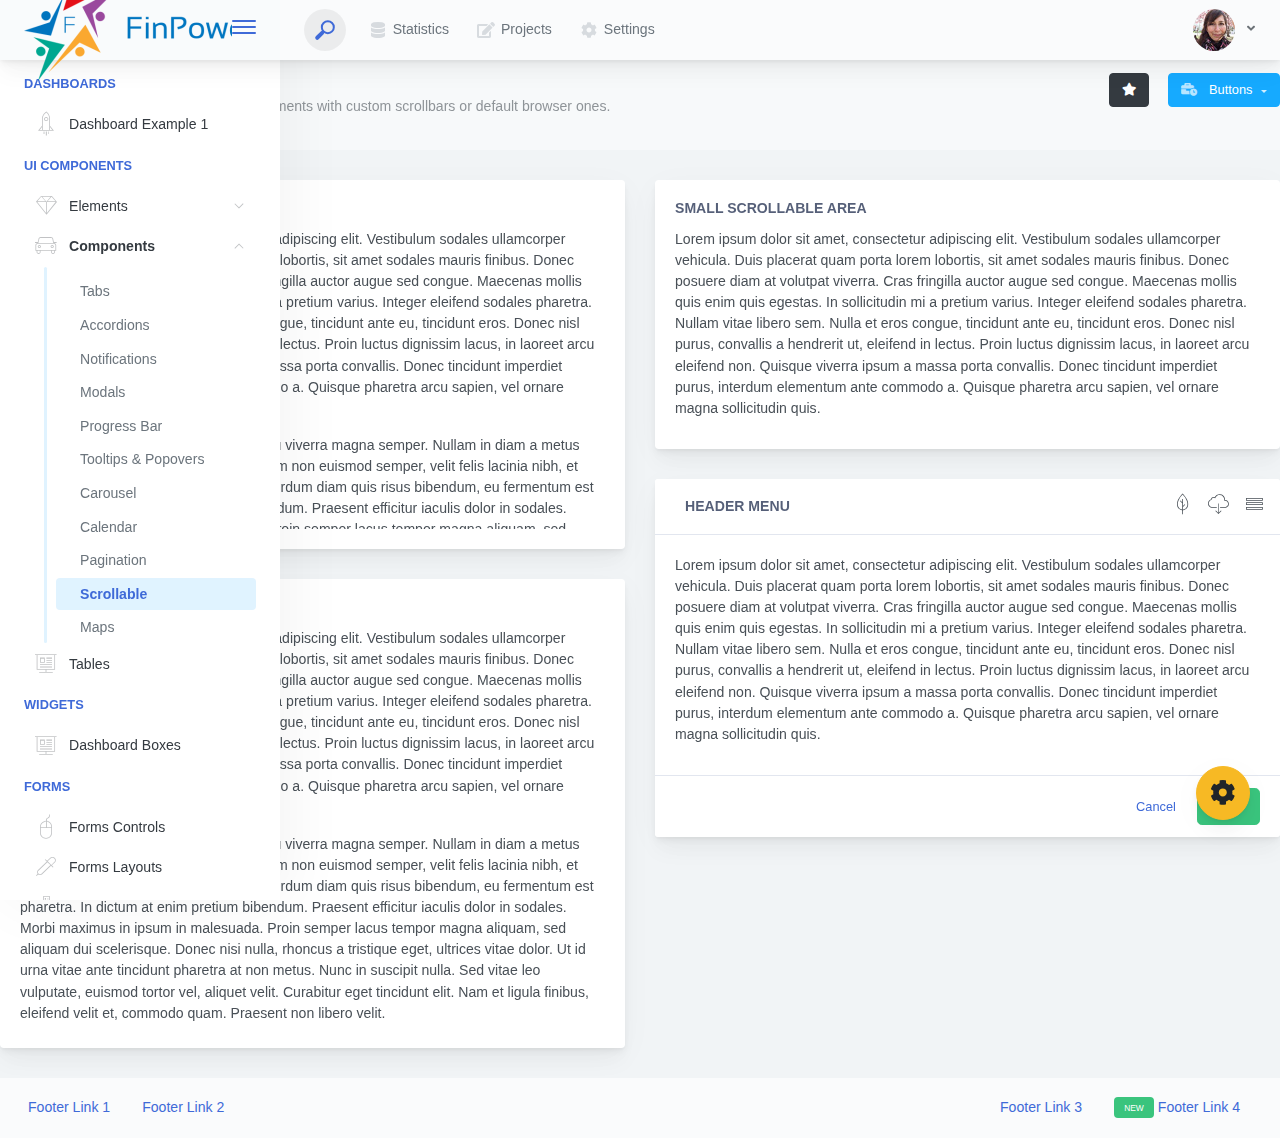
<file: Home/components-scrollable-elements.html>
<!doctype html>
<html lang="en">

<head>
    <meta charset="utf-8">
    <meta http-equiv="X-UA-Compatible" content="IE=edge">
    <meta http-equiv="Content-Language" content="en">
    <meta http-equiv="Content-Type" content="text/html; charset=utf-8"/>
    <title>Scrollable Elements - Add scrolling areas to any elements with custom scrollbars or default browser ones.</title>
    <meta name="viewport" content="width=device-width, initial-scale=1, maximum-scale=1, user-scalable=no, shrink-to-fit=no" />
    <meta name="description" content="Add scrolling areas to any elements with custom scrollbars or default browser ones.">
    <meta name="msapplication-tap-highlight" content="no">
    <!--
    =========================================================
    * ArchitectUI HTML Theme Dashboard - v1.0.0
    =========================================================
    * Product Page: https://dashboardpack.com
    * Copyright 2019 DashboardPack (https://dashboardpack.com)
    * Licensed under MIT (https://github.com/DashboardPack/architectui-html-theme-free/blob/master/LICENSE)
    =========================================================
    * The above copyright notice and this permission notice shall be included in all copies or substantial portions of the Software.
    -->
<link href="./main.css" rel="stylesheet"></head>
<body>
    <div class="app-container app-theme-white body-tabs-shadow fixed-sidebar fixed-header">
        <div class="app-header header-shadow">
            <div class="app-header__logo">
                <div class="logo-src"></div>
                <div class="header__pane ml-auto">
                    <div>
                        <button type="button" class="hamburger close-sidebar-btn hamburger--elastic" data-class="closed-sidebar">
                            <span class="hamburger-box">
                                <span class="hamburger-inner"></span>
                            </span>
                        </button>
                    </div>
                </div>
            </div>
            <div class="app-header__mobile-menu">
                <div>
                    <button type="button" class="hamburger hamburger--elastic mobile-toggle-nav">
                        <span class="hamburger-box">
                            <span class="hamburger-inner"></span>
                        </span>
                    </button>
                </div>
            </div>
            <div class="app-header__menu">
                <span>
                    <button type="button" class="btn-icon btn-icon-only btn btn-primary btn-sm mobile-toggle-header-nav">
                        <span class="btn-icon-wrapper">
                            <i class="fa fa-ellipsis-v fa-w-6"></i>
                        </span>
                    </button>
                </span>
            </div>    <div class="app-header__content">
                <div class="app-header-left">
                    <div class="search-wrapper">
                        <div class="input-holder">
                            <input type="text" class="search-input" placeholder="Type to search">
                            <button class="search-icon"><span></span></button>
                        </div>
                        <button class="close"></button>
                    </div>
                    <ul class="header-menu nav">
                        <li class="nav-item">
                            <a href="javascript:void(0);" class="nav-link">
                                <i class="nav-link-icon fa fa-database"> </i>
                                Statistics
                            </a>
                        </li>
                        <li class="btn-group nav-item">
                            <a href="javascript:void(0);" class="nav-link">
                                <i class="nav-link-icon fa fa-edit"></i>
                                Projects
                            </a>
                        </li>
                        <li class="dropdown nav-item">
                            <a href="javascript:void(0);" class="nav-link">
                                <i class="nav-link-icon fa fa-cog"></i>
                                Settings
                            </a>
                        </li>
                    </ul>        </div>
                <div class="app-header-right">
                    <div class="header-btn-lg pr-0">
                        <div class="widget-content p-0">
                            <div class="widget-content-wrapper">
                                <div class="widget-content-left">
                                    <div class="btn-group">
                                        <a data-toggle="dropdown" aria-haspopup="true" aria-expanded="false" class="p-0 btn">
                                            <img width="42" class="rounded-circle" src="assets/images/avatars/1.jpg" alt="">
                                            <i class="fa fa-angle-down ml-2 opacity-8"></i>
                                        </a>
                                        <div tabindex="-1" role="menu" aria-hidden="true" class="dropdown-menu dropdown-menu-right">
                                            <button type="button" tabindex="0" class="dropdown-item">User Account</button>
                                            <button type="button" tabindex="0" class="dropdown-item">Settings</button>
                                            <h6 tabindex="-1" class="dropdown-header">Header</h6>
                                            <button type="button" tabindex="0" class="dropdown-item">Actions</button>
                                            <div tabindex="-1" class="dropdown-divider"></div>
                                            <button type="button" tabindex="0" class="dropdown-item">Dividers</button>
                                        </div>
                                    </div>
                                </div>
                                <div class="widget-content-left  ml-3 header-user-info">
                                    <div class="widget-heading">
                                        Alina Mclourd
                                    </div>
                                    <div class="widget-subheading">
                                        VP People Manager
                                    </div>
                                </div>
                                <div class="widget-content-right header-user-info ml-3">
                                    <button type="button" class="btn-shadow p-1 btn btn-primary btn-sm show-toastr-example">
                                        <i class="fa text-white fa-calendar pr-1 pl-1"></i>
                                    </button>
                                </div>
                            </div>
                        </div>
                    </div>        </div>
            </div>
        </div>        <div class="ui-theme-settings">
            <button type="button" id="TooltipDemo" class="btn-open-options btn btn-warning">
                <i class="fa fa-cog fa-w-16 fa-spin fa-2x"></i>
            </button>
            <div class="theme-settings__inner">
                <div class="scrollbar-container">
                    <div class="theme-settings__options-wrapper">
                        <h3 class="themeoptions-heading">Layout Options
                        </h3>
                        <div class="p-3">
                            <ul class="list-group">
                                <li class="list-group-item">
                                    <div class="widget-content p-0">
                                        <div class="widget-content-wrapper">
                                            <div class="widget-content-left mr-3">
                                                <div class="switch has-switch switch-container-class" data-class="fixed-header">
                                                    <div class="switch-animate switch-on">
                                                        <input type="checkbox" checked data-toggle="toggle" data-onstyle="success">
                                                    </div>
                                                </div>
                                            </div>
                                            <div class="widget-content-left">
                                                <div class="widget-heading">Fixed Header
                                                </div>
                                                <div class="widget-subheading">Makes the header top fixed, always visible!
                                                </div>
                                            </div>
                                        </div>
                                    </div>
                                </li>
                                <li class="list-group-item">
                                    <div class="widget-content p-0">
                                        <div class="widget-content-wrapper">
                                            <div class="widget-content-left mr-3">
                                                <div class="switch has-switch switch-container-class" data-class="fixed-sidebar">
                                                    <div class="switch-animate switch-on">
                                                        <input type="checkbox" checked data-toggle="toggle" data-onstyle="success">
                                                    </div>
                                                </div>
                                            </div>
                                            <div class="widget-content-left">
                                                <div class="widget-heading">Fixed Sidebar
                                                </div>
                                                <div class="widget-subheading">Makes the sidebar left fixed, always visible!
                                                </div>
                                            </div>
                                        </div>
                                    </div>
                                </li>
                                <li class="list-group-item">
                                    <div class="widget-content p-0">
                                        <div class="widget-content-wrapper">
                                            <div class="widget-content-left mr-3">
                                                <div class="switch has-switch switch-container-class" data-class="fixed-footer">
                                                    <div class="switch-animate switch-off">
                                                        <input type="checkbox" data-toggle="toggle" data-onstyle="success">
                                                    </div>
                                                </div>
                                            </div>
                                            <div class="widget-content-left">
                                                <div class="widget-heading">Fixed Footer
                                                </div>
                                                <div class="widget-subheading">Makes the app footer bottom fixed, always visible!
                                                </div>
                                            </div>
                                        </div>
                                    </div>
                                </li>
                            </ul>
                        </div>
                        <h3 class="themeoptions-heading">
                            <div>
                                Header Options
                            </div>
                            <button type="button" class="btn-pill btn-shadow btn-wide ml-auto btn btn-focus btn-sm switch-header-cs-class" data-class="">
                                Restore Default
                            </button>
                        </h3>
                        <div class="p-3">
                            <ul class="list-group">
                                <li class="list-group-item">
                                    <h5 class="pb-2">Choose Color Scheme
                                    </h5>
                                    <div class="theme-settings-swatches">
                                        <div class="swatch-holder bg-primary switch-header-cs-class" data-class="bg-primary header-text-light">
                                        </div>
                                        <div class="swatch-holder bg-secondary switch-header-cs-class" data-class="bg-secondary header-text-light">
                                        </div>
                                        <div class="swatch-holder bg-success switch-header-cs-class" data-class="bg-success header-text-dark">
                                        </div>
                                        <div class="swatch-holder bg-info switch-header-cs-class" data-class="bg-info header-text-dark">
                                        </div>
                                        <div class="swatch-holder bg-warning switch-header-cs-class" data-class="bg-warning header-text-dark">
                                        </div>
                                        <div class="swatch-holder bg-danger switch-header-cs-class" data-class="bg-danger header-text-light">
                                        </div>
                                        <div class="swatch-holder bg-light switch-header-cs-class" data-class="bg-light header-text-dark">
                                        </div>
                                        <div class="swatch-holder bg-dark switch-header-cs-class" data-class="bg-dark header-text-light">
                                        </div>
                                        <div class="swatch-holder bg-focus switch-header-cs-class" data-class="bg-focus header-text-light">
                                        </div>
                                        <div class="swatch-holder bg-alternate switch-header-cs-class" data-class="bg-alternate header-text-light">
                                        </div>
                                        <div class="divider">
                                        </div>
                                        <div class="swatch-holder bg-vicious-stance switch-header-cs-class" data-class="bg-vicious-stance header-text-light">
                                        </div>
                                        <div class="swatch-holder bg-midnight-bloom switch-header-cs-class" data-class="bg-midnight-bloom header-text-light">
                                        </div>
                                        <div class="swatch-holder bg-night-sky switch-header-cs-class" data-class="bg-night-sky header-text-light">
                                        </div>
                                        <div class="swatch-holder bg-slick-carbon switch-header-cs-class" data-class="bg-slick-carbon header-text-light">
                                        </div>
                                        <div class="swatch-holder bg-asteroid switch-header-cs-class" data-class="bg-asteroid header-text-light">
                                        </div>
                                        <div class="swatch-holder bg-royal switch-header-cs-class" data-class="bg-royal header-text-light">
                                        </div>
                                        <div class="swatch-holder bg-warm-flame switch-header-cs-class" data-class="bg-warm-flame header-text-dark">
                                        </div>
                                        <div class="swatch-holder bg-night-fade switch-header-cs-class" data-class="bg-night-fade header-text-dark">
                                        </div>
                                        <div class="swatch-holder bg-sunny-morning switch-header-cs-class" data-class="bg-sunny-morning header-text-dark">
                                        </div>
                                        <div class="swatch-holder bg-tempting-azure switch-header-cs-class" data-class="bg-tempting-azure header-text-dark">
                                        </div>
                                        <div class="swatch-holder bg-amy-crisp switch-header-cs-class" data-class="bg-amy-crisp header-text-dark">
                                        </div>
                                        <div class="swatch-holder bg-heavy-rain switch-header-cs-class" data-class="bg-heavy-rain header-text-dark">
                                        </div>
                                        <div class="swatch-holder bg-mean-fruit switch-header-cs-class" data-class="bg-mean-fruit header-text-dark">
                                        </div>
                                        <div class="swatch-holder bg-malibu-beach switch-header-cs-class" data-class="bg-malibu-beach header-text-light">
                                        </div>
                                        <div class="swatch-holder bg-deep-blue switch-header-cs-class" data-class="bg-deep-blue header-text-dark">
                                        </div>
                                        <div class="swatch-holder bg-ripe-malin switch-header-cs-class" data-class="bg-ripe-malin header-text-light">
                                        </div>
                                        <div class="swatch-holder bg-arielle-smile switch-header-cs-class" data-class="bg-arielle-smile header-text-light">
                                        </div>
                                        <div class="swatch-holder bg-plum-plate switch-header-cs-class" data-class="bg-plum-plate header-text-light">
                                        </div>
                                        <div class="swatch-holder bg-happy-fisher switch-header-cs-class" data-class="bg-happy-fisher header-text-dark">
                                        </div>
                                        <div class="swatch-holder bg-happy-itmeo switch-header-cs-class" data-class="bg-happy-itmeo header-text-light">
                                        </div>
                                        <div class="swatch-holder bg-mixed-hopes switch-header-cs-class" data-class="bg-mixed-hopes header-text-light">
                                        </div>
                                        <div class="swatch-holder bg-strong-bliss switch-header-cs-class" data-class="bg-strong-bliss header-text-light">
                                        </div>
                                        <div class="swatch-holder bg-grow-early switch-header-cs-class" data-class="bg-grow-early header-text-light">
                                        </div>
                                        <div class="swatch-holder bg-love-kiss switch-header-cs-class" data-class="bg-love-kiss header-text-light">
                                        </div>
                                        <div class="swatch-holder bg-premium-dark switch-header-cs-class" data-class="bg-premium-dark header-text-light">
                                        </div>
                                        <div class="swatch-holder bg-happy-green switch-header-cs-class" data-class="bg-happy-green header-text-light">
                                        </div>
                                    </div>
                                </li>
                            </ul>
                        </div>
                        <h3 class="themeoptions-heading">
                            <div>Sidebar Options</div>
                            <button type="button" class="btn-pill btn-shadow btn-wide ml-auto btn btn-focus btn-sm switch-sidebar-cs-class" data-class="">
                                Restore Default
                            </button>
                        </h3>
                        <div class="p-3">
                            <ul class="list-group">
                                <li class="list-group-item">
                                    <h5 class="pb-2">Choose Color Scheme
                                    </h5>
                                    <div class="theme-settings-swatches">
                                        <div class="swatch-holder bg-primary switch-sidebar-cs-class" data-class="bg-primary sidebar-text-light">
                                        </div>
                                        <div class="swatch-holder bg-secondary switch-sidebar-cs-class" data-class="bg-secondary sidebar-text-light">
                                        </div>
                                        <div class="swatch-holder bg-success switch-sidebar-cs-class" data-class="bg-success sidebar-text-dark">
                                        </div>
                                        <div class="swatch-holder bg-info switch-sidebar-cs-class" data-class="bg-info sidebar-text-dark">
                                        </div>
                                        <div class="swatch-holder bg-warning switch-sidebar-cs-class" data-class="bg-warning sidebar-text-dark">
                                        </div>
                                        <div class="swatch-holder bg-danger switch-sidebar-cs-class" data-class="bg-danger sidebar-text-light">
                                        </div>
                                        <div class="swatch-holder bg-light switch-sidebar-cs-class" data-class="bg-light sidebar-text-dark">
                                        </div>
                                        <div class="swatch-holder bg-dark switch-sidebar-cs-class" data-class="bg-dark sidebar-text-light">
                                        </div>
                                        <div class="swatch-holder bg-focus switch-sidebar-cs-class" data-class="bg-focus sidebar-text-light">
                                        </div>
                                        <div class="swatch-holder bg-alternate switch-sidebar-cs-class" data-class="bg-alternate sidebar-text-light">
                                        </div>
                                        <div class="divider">
                                        </div>
                                        <div class="swatch-holder bg-vicious-stance switch-sidebar-cs-class" data-class="bg-vicious-stance sidebar-text-light">
                                        </div>
                                        <div class="swatch-holder bg-midnight-bloom switch-sidebar-cs-class" data-class="bg-midnight-bloom sidebar-text-light">
                                        </div>
                                        <div class="swatch-holder bg-night-sky switch-sidebar-cs-class" data-class="bg-night-sky sidebar-text-light">
                                        </div>
                                        <div class="swatch-holder bg-slick-carbon switch-sidebar-cs-class" data-class="bg-slick-carbon sidebar-text-light">
                                        </div>
                                        <div class="swatch-holder bg-asteroid switch-sidebar-cs-class" data-class="bg-asteroid sidebar-text-light">
                                        </div>
                                        <div class="swatch-holder bg-royal switch-sidebar-cs-class" data-class="bg-royal sidebar-text-light">
                                        </div>
                                        <div class="swatch-holder bg-warm-flame switch-sidebar-cs-class" data-class="bg-warm-flame sidebar-text-dark">
                                        </div>
                                        <div class="swatch-holder bg-night-fade switch-sidebar-cs-class" data-class="bg-night-fade sidebar-text-dark">
                                        </div>
                                        <div class="swatch-holder bg-sunny-morning switch-sidebar-cs-class" data-class="bg-sunny-morning sidebar-text-dark">
                                        </div>
                                        <div class="swatch-holder bg-tempting-azure switch-sidebar-cs-class" data-class="bg-tempting-azure sidebar-text-dark">
                                        </div>
                                        <div class="swatch-holder bg-amy-crisp switch-sidebar-cs-class" data-class="bg-amy-crisp sidebar-text-dark">
                                        </div>
                                        <div class="swatch-holder bg-heavy-rain switch-sidebar-cs-class" data-class="bg-heavy-rain sidebar-text-dark">
                                        </div>
                                        <div class="swatch-holder bg-mean-fruit switch-sidebar-cs-class" data-class="bg-mean-fruit sidebar-text-dark">
                                        </div>
                                        <div class="swatch-holder bg-malibu-beach switch-sidebar-cs-class" data-class="bg-malibu-beach sidebar-text-light">
                                        </div>
                                        <div class="swatch-holder bg-deep-blue switch-sidebar-cs-class" data-class="bg-deep-blue sidebar-text-dark">
                                        </div>
                                        <div class="swatch-holder bg-ripe-malin switch-sidebar-cs-class" data-class="bg-ripe-malin sidebar-text-light">
                                        </div>
                                        <div class="swatch-holder bg-arielle-smile switch-sidebar-cs-class" data-class="bg-arielle-smile sidebar-text-light">
                                        </div>
                                        <div class="swatch-holder bg-plum-plate switch-sidebar-cs-class" data-class="bg-plum-plate sidebar-text-light">
                                        </div>
                                        <div class="swatch-holder bg-happy-fisher switch-sidebar-cs-class" data-class="bg-happy-fisher sidebar-text-dark">
                                        </div>
                                        <div class="swatch-holder bg-happy-itmeo switch-sidebar-cs-class" data-class="bg-happy-itmeo sidebar-text-light">
                                        </div>
                                        <div class="swatch-holder bg-mixed-hopes switch-sidebar-cs-class" data-class="bg-mixed-hopes sidebar-text-light">
                                        </div>
                                        <div class="swatch-holder bg-strong-bliss switch-sidebar-cs-class" data-class="bg-strong-bliss sidebar-text-light">
                                        </div>
                                        <div class="swatch-holder bg-grow-early switch-sidebar-cs-class" data-class="bg-grow-early sidebar-text-light">
                                        </div>
                                        <div class="swatch-holder bg-love-kiss switch-sidebar-cs-class" data-class="bg-love-kiss sidebar-text-light">
                                        </div>
                                        <div class="swatch-holder bg-premium-dark switch-sidebar-cs-class" data-class="bg-premium-dark sidebar-text-light">
                                        </div>
                                        <div class="swatch-holder bg-happy-green switch-sidebar-cs-class" data-class="bg-happy-green sidebar-text-light">
                                        </div>
                                    </div>
                                </li>
                            </ul>
                        </div>
                        <h3 class="themeoptions-heading">
                            <div>Main Content Options</div>
                            <button type="button" class="btn-pill btn-shadow btn-wide ml-auto active btn btn-focus btn-sm">Restore Default
                            </button>
                        </h3>
                        <div class="p-3">
                            <ul class="list-group">
                                <li class="list-group-item">
                                    <h5 class="pb-2">Page Section Tabs
                                    </h5>
                                    <div class="theme-settings-swatches">
                                        <div role="group" class="mt-2 btn-group">
                                            <button type="button" class="btn-wide btn-shadow btn-primary btn btn-secondary switch-theme-class" data-class="body-tabs-line">
                                                Line
                                            </button>
                                            <button type="button" class="btn-wide btn-shadow btn-primary active btn btn-secondary switch-theme-class" data-class="body-tabs-shadow">
                                                Shadow
                                            </button>
                                        </div>
                                    </div>
                                </li>
                            </ul>
                        </div>
                    </div>
                </div>
            </div>
        </div>        <div class="app-main">
                <div class="app-sidebar sidebar-shadow">
                    <div class="app-header__logo">
                        <div class="logo-src"></div>
                        <div class="header__pane ml-auto">
                            <div>
                                <button type="button" class="hamburger close-sidebar-btn hamburger--elastic" data-class="closed-sidebar">
                                    <span class="hamburger-box">
                                        <span class="hamburger-inner"></span>
                                    </span>
                                </button>
                            </div>
                        </div>
                    </div>
                    <div class="app-header__mobile-menu">
                        <div>
                            <button type="button" class="hamburger hamburger--elastic mobile-toggle-nav">
                                <span class="hamburger-box">
                                    <span class="hamburger-inner"></span>
                                </span>
                            </button>
                        </div>
                    </div>
                    <div class="app-header__menu">
                        <span>
                            <button type="button" class="btn-icon btn-icon-only btn btn-primary btn-sm mobile-toggle-header-nav">
                                <span class="btn-icon-wrapper">
                                    <i class="fa fa-ellipsis-v fa-w-6"></i>
                                </span>
                            </button>
                        </span>
                    </div>    <div class="scrollbar-sidebar">
                        <div class="app-sidebar__inner">
                            <ul class="vertical-nav-menu">
                                <li class="app-sidebar__heading">Dashboards</li>
                                <li>
                                    <a href="index.html">
                                        <i class="metismenu-icon pe-7s-rocket"></i>
                                        Dashboard Example 1
                                    </a>
                                </li>
                                <li class="app-sidebar__heading">UI Components</li>
                                <li
                                    
                                    
                                    
                                    
                                    
                                    
                                    
                                    
                                >
                                    <a href="#">
                                        <i class="metismenu-icon pe-7s-diamond"></i>
                                        Elements
                                        <i class="metismenu-state-icon pe-7s-angle-down caret-left"></i>
                                    </a>
                                    <ul
                                        
                                        
                                        
                                        
                                        
                                        
                                        
                                        
                                    >
                                        <li>
                                            <a href="elements-buttons-standard.html">
                                                <i class="metismenu-icon"></i>
                                                Buttons
                                            </a>
                                        </li>
                                        <li>
                                            <a href="elements-dropdowns.html">
                                                <i class="metismenu-icon">
                                                </i>Dropdowns
                                            </a>
                                        </li>
                                        <li>
                                            <a href="elements-icons.html">
                                                <i class="metismenu-icon">
                                                </i>Icons
                                            </a>
                                        </li>
                                        <li>
                                            <a href="elements-badges-labels.html">
                                                <i class="metismenu-icon">
                                                </i>Badges
                                            </a>
                                        </li>
                                        <li>
                                            <a href="elements-cards.html">
                                                <i class="metismenu-icon">
                                                </i>Cards
                                            </a>
                                        </li>
                                        <li>
                                            <a href="elements-list-group.html">
                                                <i class="metismenu-icon">
                                                </i>List Groups
                                            </a>
                                        </li>
                                        <li>
                                            <a href="elements-navigation.html">
                                                <i class="metismenu-icon">
                                                </i>Navigation Menus
                                            </a>
                                        </li>
                                        <li>
                                            <a href="elements-utilities.html">
                                                <i class="metismenu-icon">
                                                </i>Utilities
                                            </a>
                                        </li>
                                    </ul>
                                </li>
                                <li
                                    
                                    
                                    
                                    
                                    
                                    
                                    
                                    
                                    
                                     class="mm-active"
                                    
                                >
                                    <a href="#">
                                        <i class="metismenu-icon pe-7s-car"></i>
                                        Components
                                        <i class="metismenu-state-icon pe-7s-angle-down caret-left"></i>
                                    </a>
                                    <ul
                                        
                                        
                                        
                                        
                                        
                                        
                                        
                                        
                                        
                                         class="mm-show"
                                        
                                    >
                                        <li>
                                            <a href="components-tabs.html">
                                                <i class="metismenu-icon">
                                                </i>Tabs
                                            </a>
                                        </li>
                                        <li>
                                            <a href="components-accordions.html">
                                                <i class="metismenu-icon">
                                                </i>Accordions
                                            </a>
                                        </li>
                                        <li>
                                            <a href="components-notifications.html">
                                                <i class="metismenu-icon">
                                                </i>Notifications
                                            </a>
                                        </li>
                                        <li>
                                            <a href="components-modals.html">
                                                <i class="metismenu-icon">
                                                </i>Modals
                                            </a>
                                        </li>
                                        <li>
                                            <a href="components-progress-bar.html">
                                                <i class="metismenu-icon">
                                                </i>Progress Bar
                                            </a>
                                        </li>
                                        <li>
                                            <a href="components-tooltips-popovers.html">
                                                <i class="metismenu-icon">
                                                </i>Tooltips &amp; Popovers
                                            </a>
                                        </li>
                                        <li>
                                            <a href="components-carousel.html">
                                                <i class="metismenu-icon">
                                                </i>Carousel
                                            </a>
                                        </li>
                                        <li>
                                            <a href="components-calendar.html">
                                                <i class="metismenu-icon">
                                                </i>Calendar
                                            </a>
                                        </li>
                                        <li>
                                            <a href="components-pagination.html">
                                                <i class="metismenu-icon">
                                                </i>Pagination
                                            </a>
                                        </li>
                                        <li>
                                            <a href="components-scrollable-elements.html" class="mm-active">
                                                <i class="metismenu-icon">
                                                </i>Scrollable
                                            </a>
                                        </li>
                                        <li>
                                            <a href="components-maps.html">
                                                <i class="metismenu-icon">
                                                </i>Maps
                                            </a>
                                        </li>
                                    </ul>
                                </li>
                                <li  >
                                    <a href="tables-regular.html">
                                        <i class="metismenu-icon pe-7s-display2"></i>
                                        Tables
                                    </a>
                                </li>
                                <li class="app-sidebar__heading">Widgets</li>
                                <li>
                                    <a href="dashboard-boxes.html">
                                        <i class="metismenu-icon pe-7s-display2"></i>
                                        Dashboard Boxes
                                    </a>
                                </li>
                                <li class="app-sidebar__heading">Forms</li>
                                <li>
                                    <a href="forms-controls.html">
                                        <i class="metismenu-icon pe-7s-mouse">
                                        </i>Forms Controls
                                    </a>
                                </li>
                                <li>
                                    <a href="forms-layouts.html">
                                        <i class="metismenu-icon pe-7s-eyedropper">
                                        </i>Forms Layouts
                                    </a>
                                </li>
                                <li>
                                    <a href="forms-validation.html">
                                        <i class="metismenu-icon pe-7s-pendrive">
                                        </i>Forms Validation
                                    </a>
                                </li>
                                <li class="app-sidebar__heading">Charts</li>
                                <li>
                                    <a href="charts-chartjs.html">
                                        <i class="metismenu-icon pe-7s-graph2">
                                        </i>ChartJS
                                    </a>
                                </li>
                                <li class="app-sidebar__heading">PRO Version</li>
                                <li>
                                    <a href="https://dashboardpack.com/theme-details/architectui-dashboard-html-pro/" target="_blank">
                                        <i class="metismenu-icon pe-7s-graph2">
                                        </i>
                                        Upgrade to PRO
                                    </a>
                                </li>
                            </ul>
                        </div>
                    </div>
                </div>    <div class="app-main__outer">
                    <div class="app-main__inner">
                        <div class="app-page-title">
                            <div class="page-title-wrapper">
                                <div class="page-title-heading">
                                    <div class="page-title-icon">
                                        <i class="pe-7s-radio icon-gradient bg-strong-bliss">
                                        </i>
                                    </div>
                                    <div>Scrollable Elements
                                        <div class="page-title-subheading">Add scrolling areas to any elements with custom scrollbars or default browser ones.
                                        </div>
                                    </div>
                                </div>
                                <div class="page-title-actions">
                                    <button type="button" data-toggle="tooltip" title="Example Tooltip" data-placement="bottom" class="btn-shadow mr-3 btn btn-dark">
                                        <i class="fa fa-star"></i>
                                    </button>
                                    <div class="d-inline-block dropdown">
                                        <button type="button" data-toggle="dropdown" aria-haspopup="true" aria-expanded="false" class="btn-shadow dropdown-toggle btn btn-info">
                                            <span class="btn-icon-wrapper pr-2 opacity-7">
                                                <i class="fa fa-business-time fa-w-20"></i>
                                            </span>
                                            Buttons
                                        </button>
                                        <div tabindex="-1" role="menu" aria-hidden="true" class="dropdown-menu dropdown-menu-right">
                                            <ul class="nav flex-column">
                                                <li class="nav-item">
                                                    <a href="javascript:void(0);" class="nav-link">
                                                        <i class="nav-link-icon lnr-inbox"></i>
                                                        <span>
                                                            Inbox
                                                        </span>
                                                        <div class="ml-auto badge badge-pill badge-secondary">86</div>
                                                    </a>
                                                </li>
                                                <li class="nav-item">
                                                    <a href="javascript:void(0);" class="nav-link">
                                                        <i class="nav-link-icon lnr-book"></i>
                                                        <span>
                                                            Book
                                                        </span>
                                                        <div class="ml-auto badge badge-pill badge-danger">5</div>
                                                    </a>
                                                </li>
                                                <li class="nav-item">
                                                    <a href="javascript:void(0);" class="nav-link">
                                                        <i class="nav-link-icon lnr-picture"></i>
                                                        <span>
                                                            Picture
                                                        </span>
                                                    </a>
                                                </li>
                                                <li class="nav-item">
                                                    <a disabled href="javascript:void(0);" class="nav-link disabled">
                                                        <i class="nav-link-icon lnr-file-empty"></i>
                                                        <span>
                                                            File Disabled
                                                        </span>
                                                    </a>
                                                </li>
                                            </ul>
                                        </div>
                                    </div>
                                </div>    </div>
                        </div>            <div class="row">
                            <div class="col-lg-6">
                                <div class="main-card mb-3 card">
                                    <div class="card-body"><h5 class="card-title">Medium Scrollable Area</h5>
                                        <div class="scroll-area-md">
                                            <div class="scrollbar-container ps--active-y"><p>Lorem ipsum dolor sit amet, consectetur adipiscing elit. Vestibulum sodales ullamcorper vehicula. Duis placerat quam porta lorem lobortis, sit amet sodales mauris
                                                finibus. Donec posuere diam at volutpat viverra. Cras fringilla auctor augue sed congue. Maecenas mollis quis enim quis egestas. In sollicitudin mi a pretium varius. Integer eleifend sodales pharetra. Nullam vitae
                                                libero sem. Nulla et eros congue, tincidunt ante eu, tincidunt eros. Donec nisl purus, convallis a hendrerit ut, eleifend in lectus. Proin luctus dignissim lacus, in laoreet arcu eleifend non. Quisque viverra ipsum
                                                a massa porta convallis. Donec tincidunt imperdiet purus, interdum elementum ante commodo a. Quisque pharetra arcu sapien, vel ornare magna sollicitudin quis.</p>
                                                <p>Nunc congue magna eget eros blandit, eu viverra magna semper. Nullam in diam a metus dictum consequat. Quisque ultricies, ipsum non euismod semper, velit felis lacinia nibh, et finibus quam leo vitae nisi.
                                                    Maecenas interdum diam quis risus bibendum, eu fermentum est pharetra. In dictum at enim pretium bibendum. Praesent efficitur iaculis dolor in sodales. Morbi maximus in ipsum in malesuada. Proin semper lacus
                                                    tempor magna aliquam, sed aliquam dui scelerisque. Donec nisi nulla, rhoncus a tristique eget, ultrices vitae dolor. Ut id urna vitae ante tincidunt pharetra at non metus. Nunc in suscipit nulla. Sed vitae leo
                                                    vulputate, euismod tortor vel, aliquet velit. Curabitur eget tincidunt elit. Nam et ligula finibus, eleifend velit et, commodo quam. Praesent non libero velit.</p>
                                                <p>Nunc congue magna eget eros blandit, eu viverra magna semper. Nullam in diam a metus dictum consequat. Quisque ultricies, ipsum non euismod semper, velit felis lacinia nibh, et finibus quam leo vitae nisi.
                                                    Maecenas interdum diam quis risus bibendum, eu fermentum est pharetra. In dictum at enim pretium bibendum. Praesent efficitur iaculis dolor in sodales. Morbi maximus in ipsum in malesuada. Proin semper lacus
                                                    tempor magna aliquam, sed aliquam dui scelerisque. Donec nisi nulla, rhoncus a tristique eget, ultrices vitae dolor. Ut id urna vitae ante tincidunt pharetra at non metus. Nunc in suscipit nulla. Sed vitae leo
                                                    vulputate, euismod tortor vel, aliquet velit. Curabitur eget tincidunt elit. Nam et ligula finibus, eleifend velit et, commodo quam. Praesent non libero velit.</p>
                                                <p>Nunc congue magna eget eros blandit, eu viverra magna semper. Nullam in diam a metus dictum consequat. Quisque ultricies, ipsum non euismod semper, velit felis lacinia nibh, et finibus quam leo vitae nisi.
                                                    Maecenas interdum diam quis risus bibendum, eu fermentum est pharetra. In dictum at enim pretium bibendum. Praesent efficitur iaculis dolor in sodales. Morbi maximus in ipsum in malesuada. Proin semper lacus
                                                    tempor magna aliquam, sed aliquam dui scelerisque. Donec nisi nulla, rhoncus a tristique eget, ultrices vitae dolor. Ut id urna vitae ante tincidunt pharetra at non metus. Nunc in suscipit nulla. Sed vitae leo
                                                    vulputate, euismod tortor vel, aliquet velit. Curabitur eget tincidunt elit. Nam et ligula finibus, eleifend velit et, commodo quam. Praesent non libero velit.</p>
                                            </div>
                                        </div>
                                    </div>
                                </div>
                                <div class="main-card mb-3 card">
                                    <div class="card-body"><h5 class="card-title">Large Scrollable Area</h5>
                                        <div class="scroll-area-lg">
                                            <div class="scrollbar-container ps--active-y"><p>Lorem ipsum dolor sit amet, consectetur adipiscing elit. Vestibulum sodales ullamcorper vehicula. Duis placerat quam porta lorem lobortis, sit amet sodales mauris
                                                finibus. Donec posuere diam at volutpat viverra. Cras fringilla auctor augue sed congue. Maecenas mollis quis enim quis egestas. In sollicitudin mi a pretium varius. Integer eleifend sodales pharetra. Nullam vitae
                                                libero sem. Nulla et eros congue, tincidunt ante eu, tincidunt eros. Donec nisl purus, convallis a hendrerit ut, eleifend in lectus. Proin luctus dignissim lacus, in laoreet arcu eleifend non. Quisque viverra ipsum
                                                a massa porta convallis. Donec tincidunt imperdiet purus, interdum elementum ante commodo a. Quisque pharetra arcu sapien, vel ornare magna sollicitudin quis.</p>
                                                <p>Nunc congue magna eget eros blandit, eu viverra magna semper. Nullam in diam a metus dictum consequat. Quisque ultricies, ipsum non euismod semper, velit felis lacinia nibh, et finibus quam leo vitae nisi.
                                                    Maecenas interdum diam quis risus bibendum, eu fermentum est pharetra. In dictum at enim pretium bibendum. Praesent efficitur iaculis dolor in sodales. Morbi maximus in ipsum in malesuada. Proin semper lacus
                                                    tempor magna aliquam, sed aliquam dui scelerisque. Donec nisi nulla, rhoncus a tristique eget, ultrices vitae dolor. Ut id urna vitae ante tincidunt pharetra at non metus. Nunc in suscipit nulla. Sed vitae leo
                                                    vulputate, euismod tortor vel, aliquet velit. Curabitur eget tincidunt elit. Nam et ligula finibus, eleifend velit et, commodo quam. Praesent non libero velit.</p>
                                                <p>Nunc congue magna eget eros blandit, eu viverra magna semper. Nullam in diam a metus dictum consequat. Quisque ultricies, ipsum non euismod semper, velit felis lacinia nibh, et finibus quam leo vitae nisi.
                                                    Maecenas interdum diam quis risus bibendum, eu fermentum est pharetra. In dictum at enim pretium bibendum. Praesent efficitur iaculis dolor in sodales. Morbi maximus in ipsum in malesuada. Proin semper lacus
                                                    tempor magna aliquam, sed aliquam dui scelerisque. Donec nisi nulla, rhoncus a tristique eget, ultrices vitae dolor. Ut id urna vitae ante tincidunt pharetra at non metus. Nunc in suscipit nulla. Sed vitae leo
                                                    vulputate, euismod tortor vel, aliquet velit. Curabitur eget tincidunt elit. Nam et ligula finibus, eleifend velit et, commodo quam. Praesent non libero velit.</p>
                                                <p>Nunc congue magna eget eros blandit, eu viverra magna semper. Nullam in diam a metus dictum consequat. Quisque ultricies, ipsum non euismod semper, velit felis lacinia nibh, et finibus quam leo vitae nisi.
                                                    Maecenas interdum diam quis risus bibendum, eu fermentum est pharetra. In dictum at enim pretium bibendum. Praesent efficitur iaculis dolor in sodales. Morbi maximus in ipsum in malesuada. Proin semper lacus
                                                    tempor magna aliquam, sed aliquam dui scelerisque. Donec nisi nulla, rhoncus a tristique eget, ultrices vitae dolor. Ut id urna vitae ante tincidunt pharetra at non metus. Nunc in suscipit nulla. Sed vitae leo
                                                    vulputate, euismod tortor vel, aliquet velit. Curabitur eget tincidunt elit. Nam et ligula finibus, eleifend velit et, commodo quam. Praesent non libero velit.</p>
                                            </div>
                                        </div>
                                    </div>
                                </div>
                            </div>
                            <div class="col-lg-6">
                                <div class="main-card mb-3 card">
                                    <div class="card-body"><h5 class="card-title">Small Scrollable Area</h5>
                                        <div class="scroll-area-sm">
                                            <div class="scrollbar-container ps--active-y"><p>Lorem ipsum dolor sit amet, consectetur adipiscing elit. Vestibulum sodales ullamcorper vehicula. Duis placerat quam porta lorem lobortis, sit amet sodales mauris
                                                finibus. Donec posuere diam at volutpat viverra. Cras fringilla auctor augue sed congue. Maecenas mollis quis enim quis egestas. In sollicitudin mi a pretium varius. Integer eleifend sodales pharetra. Nullam vitae
                                                libero sem. Nulla et eros congue, tincidunt ante eu, tincidunt eros. Donec nisl purus, convallis a hendrerit ut, eleifend in lectus. Proin luctus dignissim lacus, in laoreet arcu eleifend non. Quisque viverra ipsum
                                                a massa porta convallis. Donec tincidunt imperdiet purus, interdum elementum ante commodo a. Quisque pharetra arcu sapien, vel ornare magna sollicitudin quis.</p>
                                                <p>Nunc congue magna eget eros blandit, eu viverra magna semper. Nullam in diam a metus dictum consequat. Quisque ultricies, ipsum non euismod semper, velit felis lacinia nibh, et finibus quam leo vitae nisi.
                                                    Maecenas interdum diam quis risus bibendum, eu fermentum est pharetra. In dictum at enim pretium bibendum. Praesent efficitur iaculis dolor in sodales. Morbi maximus in ipsum in malesuada. Proin semper lacus
                                                    tempor magna aliquam, sed aliquam dui scelerisque. Donec nisi nulla, rhoncus a tristique eget, ultrices vitae dolor. Ut id urna vitae ante tincidunt pharetra at non metus. Nunc in suscipit nulla. Sed vitae leo
                                                    vulputate, euismod tortor vel, aliquet velit. Curabitur eget tincidunt elit. Nam et ligula finibus, eleifend velit et, commodo quam. Praesent non libero velit.</p>
                                                <p>Nunc congue magna eget eros blandit, eu viverra magna semper. Nullam in diam a metus dictum consequat. Quisque ultricies, ipsum non euismod semper, velit felis lacinia nibh, et finibus quam leo vitae nisi.
                                                    Maecenas interdum diam quis risus bibendum, eu fermentum est pharetra. In dictum at enim pretium bibendum. Praesent efficitur iaculis dolor in sodales. Morbi maximus in ipsum in malesuada. Proin semper lacus
                                                    tempor magna aliquam, sed aliquam dui scelerisque. Donec nisi nulla, rhoncus a tristique eget, ultrices vitae dolor. Ut id urna vitae ante tincidunt pharetra at non metus. Nunc in suscipit nulla. Sed vitae leo
                                                    vulputate, euismod tortor vel, aliquet velit. Curabitur eget tincidunt elit. Nam et ligula finibus, eleifend velit et, commodo quam. Praesent non libero velit.</p>
                                                <p>Nunc congue magna eget eros blandit, eu viverra magna semper. Nullam in diam a metus dictum consequat. Quisque ultricies, ipsum non euismod semper, velit felis lacinia nibh, et finibus quam leo vitae nisi.
                                                    Maecenas interdum diam quis risus bibendum, eu fermentum est pharetra. In dictum at enim pretium bibendum. Praesent efficitur iaculis dolor in sodales. Morbi maximus in ipsum in malesuada. Proin semper lacus
                                                    tempor magna aliquam, sed aliquam dui scelerisque. Donec nisi nulla, rhoncus a tristique eget, ultrices vitae dolor. Ut id urna vitae ante tincidunt pharetra at non metus. Nunc in suscipit nulla. Sed vitae leo
                                                    vulputate, euismod tortor vel, aliquet velit. Curabitur eget tincidunt elit. Nam et ligula finibus, eleifend velit et, commodo quam. Praesent non libero velit.</p>
                                            </div>
                                        </div>
                                    </div>
                                </div>
                                <div class="main-card mb-3 card">
                                    <div class="card-header">
                                        <i class="header-icon lnr-laptop-phone icon-gradient bg-plum-plate"> </i>
                                        Header Menu
                                        <div class="btn-actions-pane-right actions-icon-btn">
                                            <button class="btn-icon btn-icon-only btn btn-link"><i class="pe-7s-leaf btn-icon-wrapper"></i></button>
                                            <button class="btn-icon btn-icon-only btn btn-link"><i class="pe-7s-cloud-download btn-icon-wrapper"></i></button>
                                            <div class="btn-group">
                                                <button type="button" aria-haspopup="true" aria-expanded="false" class="btn-icon btn-icon-only btn btn-link"><i class="pe-7s-menu btn-icon-wrapper"></i></button>
                                                <div tabindex="-1" role="menu" aria-hidden="true" class="dropdown-menu-right dropdown-menu-shadow dropdown-menu-hover-link dropdown-menu"><h6 tabindex="-1" class="dropdown-header">Header</h6>
                                                    <button type="button" tabindex="0" class="dropdown-item"><i class="dropdown-icon lnr-inbox"> </i><span>Menus</span></button>
                                                    <button type="button" tabindex="0" class="dropdown-item"><i class="dropdown-icon lnr-file-empty"> </i><span>Settings</span></button>
                                                    <button type="button" tabindex="0" class="dropdown-item"><i class="dropdown-icon lnr-book"> </i><span>Actions</span></button>
                                                    <div tabindex="-1" class="dropdown-divider"></div>
                                                    <div class="p-3 text-right">
                                                        <button class="mr-2 btn-shadow btn-sm btn btn-link">View Details</button>
                                                        <button class="mr-2 btn-shadow btn-sm btn btn-primary">Action</button>
                                                    </div>
                                                </div>
                                            </div>
                                        </div>
                                    </div>
                                    <div class="card-body">
                                        <div class="scroll-area-sm">
                                            <div class="scrollbar-container ps--active-y"><p>Lorem ipsum dolor sit amet, consectetur adipiscing elit. Vestibulum sodales ullamcorper vehicula. Duis placerat quam porta lorem lobortis, sit amet sodales mauris
                                                finibus. Donec posuere diam at volutpat viverra. Cras fringilla auctor augue sed congue. Maecenas mollis quis enim quis egestas. In sollicitudin mi a pretium varius. Integer eleifend sodales pharetra. Nullam vitae
                                                libero sem. Nulla et eros congue, tincidunt ante eu, tincidunt eros. Donec nisl purus, convallis a hendrerit ut, eleifend in lectus. Proin luctus dignissim lacus, in laoreet arcu eleifend non. Quisque viverra ipsum
                                                a massa porta convallis. Donec tincidunt imperdiet purus, interdum elementum ante commodo a. Quisque pharetra arcu sapien, vel ornare magna sollicitudin quis.</p>
                                                <p>Nunc congue magna eget eros blandit, eu viverra magna semper. Nullam in diam a metus dictum consequat. Quisque ultricies, ipsum non euismod semper, velit felis lacinia nibh, et finibus quam leo vitae nisi.
                                                    Maecenas interdum diam quis risus bibendum, eu fermentum est pharetra. In dictum at enim pretium bibendum. Praesent efficitur iaculis dolor in sodales. Morbi maximus in ipsum in malesuada. Proin semper lacus
                                                    tempor magna aliquam, sed aliquam dui scelerisque. Donec nisi nulla, rhoncus a tristique eget, ultrices vitae dolor. Ut id urna vitae ante tincidunt pharetra at non metus. Nunc in suscipit nulla. Sed vitae leo
                                                    vulputate, euismod tortor vel, aliquet velit. Curabitur eget tincidunt elit. Nam et ligula finibus, eleifend velit et, commodo quam. Praesent non libero velit.</p>
                                                <p>Nunc congue magna eget eros blandit, eu viverra magna semper. Nullam in diam a metus dictum consequat. Quisque ultricies, ipsum non euismod semper, velit felis lacinia nibh, et finibus quam leo vitae nisi.
                                                    Maecenas interdum diam quis risus bibendum, eu fermentum est pharetra. In dictum at enim pretium bibendum. Praesent efficitur iaculis dolor in sodales. Morbi maximus in ipsum in malesuada. Proin semper lacus
                                                    tempor magna aliquam, sed aliquam dui scelerisque. Donec nisi nulla, rhoncus a tristique eget, ultrices vitae dolor. Ut id urna vitae ante tincidunt pharetra at non metus. Nunc in suscipit nulla. Sed vitae leo
                                                    vulputate, euismod tortor vel, aliquet velit. Curabitur eget tincidunt elit. Nam et ligula finibus, eleifend velit et, commodo quam. Praesent non libero velit.</p>
                                            </div>
                                        </div>
                                    </div>
                                    <div class="d-block text-right card-footer">
                                        <button class="mr-2 btn btn-link btn-sm">Cancel</button>
                                        <button class="btn btn-success btn-lg">Save</button>
                                    </div>
                                </div>
                            </div>
                        </div>
                    </div>
                    <div class="app-wrapper-footer">
                        <div class="app-footer">
                            <div class="app-footer__inner">
                                <div class="app-footer-left">
                                    <ul class="nav">
                                        <li class="nav-item">
                                            <a href="javascript:void(0);" class="nav-link">
                                                Footer Link 1
                                            </a>
                                        </li>
                                        <li class="nav-item">
                                            <a href="javascript:void(0);" class="nav-link">
                                                Footer Link 2
                                            </a>
                                        </li>
                                    </ul>
                                </div>
                                <div class="app-footer-right">
                                    <ul class="nav">
                                        <li class="nav-item">
                                            <a href="javascript:void(0);" class="nav-link">
                                                Footer Link 3
                                            </a>
                                        </li>
                                        <li class="nav-item">
                                            <a href="javascript:void(0);" class="nav-link">
                                                <div class="badge badge-success mr-1 ml-0">
                                                    <small>NEW</small>
                                                </div>
                                                Footer Link 4
                                            </a>
                                        </li>
                                    </ul>
                                </div>
                            </div>
                        </div>
                    </div>    </div>
        </div>
    </div>
<script type="text/javascript" src="./assets/scripts/main.js"></script></body>
</html>
</file>
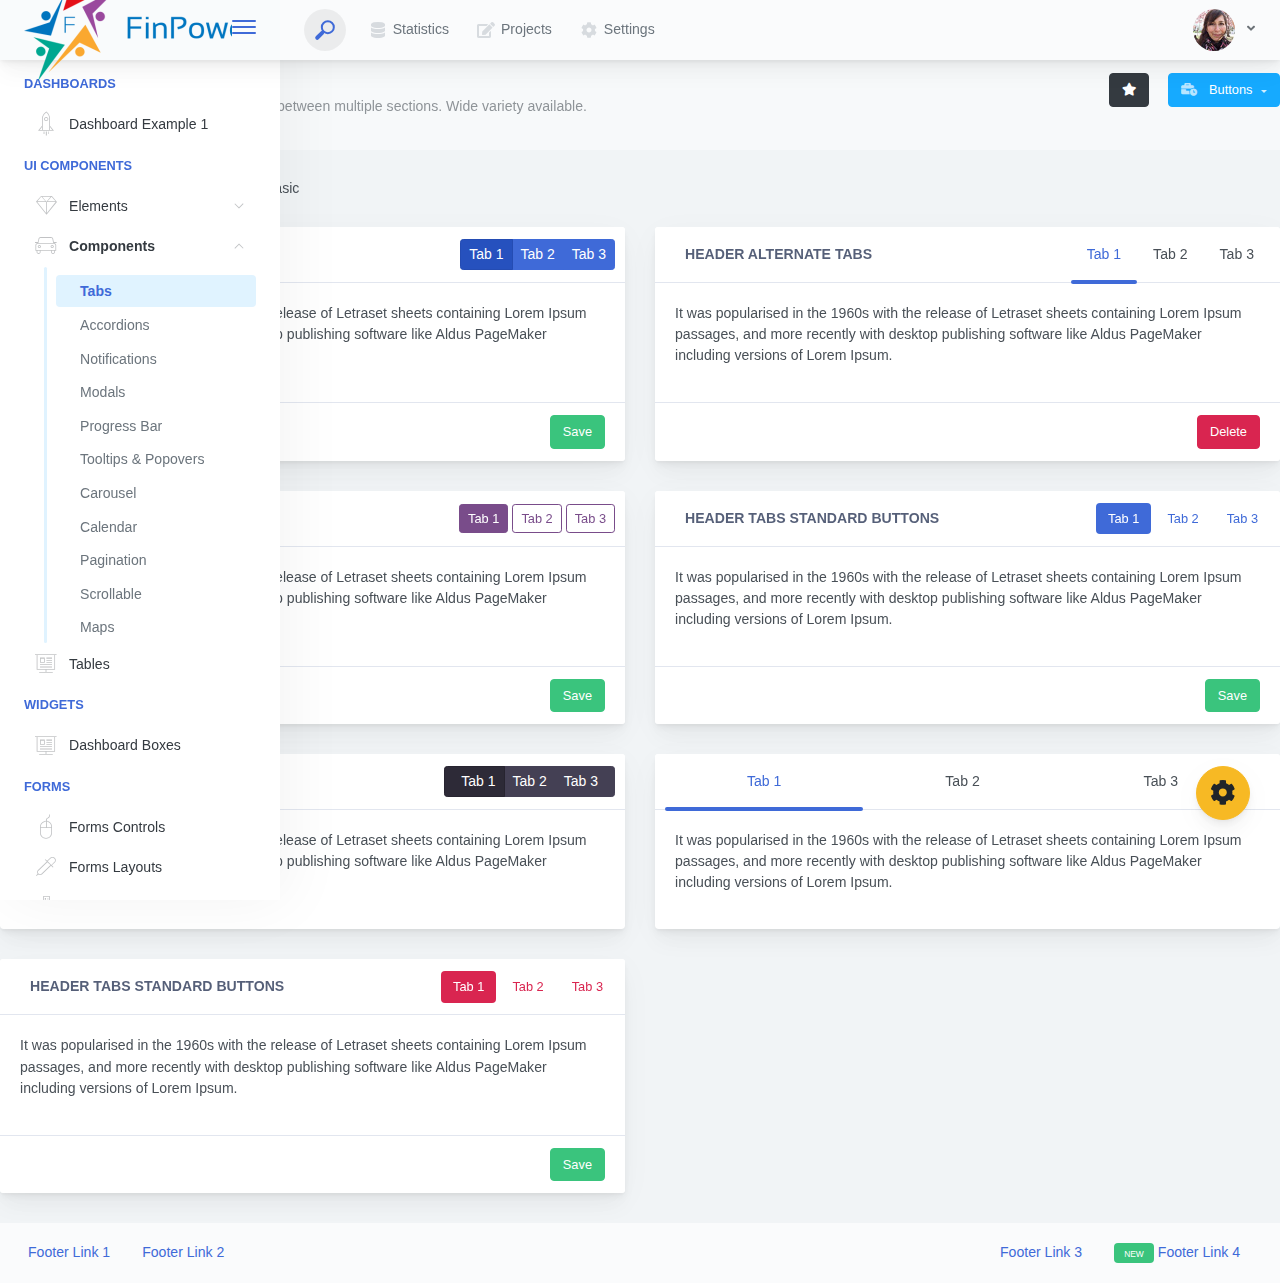
<file: Home/components-tabs.html>
<!doctype html>
<html lang="en">

<head>
    <meta charset="utf-8">
    <meta http-equiv="X-UA-Compatible" content="IE=edge">
    <meta http-equiv="Content-Language" content="en">
    <meta http-equiv="Content-Type" content="text/html; charset=utf-8"/>
    <title>Tabs - Tabs are used to split content between multiple sections. Wide variety available.</title>
    <meta name="viewport" content="width=device-width, initial-scale=1, maximum-scale=1, user-scalable=no, shrink-to-fit=no" />
    <meta name="description" content="Tabs are used to split content between multiple sections. Wide variety available.">
    <meta name="msapplication-tap-highlight" content="no">
    <!--
    =========================================================
    * ArchitectUI HTML Theme Dashboard - v1.0.0
    =========================================================
    * Product Page: https://dashboardpack.com
    * Copyright 2019 DashboardPack (https://dashboardpack.com)
    * Licensed under MIT (https://github.com/DashboardPack/architectui-html-theme-free/blob/master/LICENSE)
    =========================================================
    * The above copyright notice and this permission notice shall be included in all copies or substantial portions of the Software.
    -->
<link href="./main.css" rel="stylesheet"></head>
<body>
    <div class="app-container app-theme-white body-tabs-shadow fixed-sidebar fixed-header">
        <div class="app-header header-shadow">
            <div class="app-header__logo">
                <div class="logo-src"></div>
                <div class="header__pane ml-auto">
                    <div>
                        <button type="button" class="hamburger close-sidebar-btn hamburger--elastic" data-class="closed-sidebar">
                            <span class="hamburger-box">
                                <span class="hamburger-inner"></span>
                            </span>
                        </button>
                    </div>
                </div>
            </div>
            <div class="app-header__mobile-menu">
                <div>
                    <button type="button" class="hamburger hamburger--elastic mobile-toggle-nav">
                        <span class="hamburger-box">
                            <span class="hamburger-inner"></span>
                        </span>
                    </button>
                </div>
            </div>
            <div class="app-header__menu">
                <span>
                    <button type="button" class="btn-icon btn-icon-only btn btn-primary btn-sm mobile-toggle-header-nav">
                        <span class="btn-icon-wrapper">
                            <i class="fa fa-ellipsis-v fa-w-6"></i>
                        </span>
                    </button>
                </span>
            </div>    <div class="app-header__content">
                <div class="app-header-left">
                    <div class="search-wrapper">
                        <div class="input-holder">
                            <input type="text" class="search-input" placeholder="Type to search">
                            <button class="search-icon"><span></span></button>
                        </div>
                        <button class="close"></button>
                    </div>
                    <ul class="header-menu nav">
                        <li class="nav-item">
                            <a href="javascript:void(0);" class="nav-link">
                                <i class="nav-link-icon fa fa-database"> </i>
                                Statistics
                            </a>
                        </li>
                        <li class="btn-group nav-item">
                            <a href="javascript:void(0);" class="nav-link">
                                <i class="nav-link-icon fa fa-edit"></i>
                                Projects
                            </a>
                        </li>
                        <li class="dropdown nav-item">
                            <a href="javascript:void(0);" class="nav-link">
                                <i class="nav-link-icon fa fa-cog"></i>
                                Settings
                            </a>
                        </li>
                    </ul>        </div>
                <div class="app-header-right">
                    <div class="header-btn-lg pr-0">
                        <div class="widget-content p-0">
                            <div class="widget-content-wrapper">
                                <div class="widget-content-left">
                                    <div class="btn-group">
                                        <a data-toggle="dropdown" aria-haspopup="true" aria-expanded="false" class="p-0 btn">
                                            <img width="42" class="rounded-circle" src="assets/images/avatars/1.jpg" alt="">
                                            <i class="fa fa-angle-down ml-2 opacity-8"></i>
                                        </a>
                                        <div tabindex="-1" role="menu" aria-hidden="true" class="dropdown-menu dropdown-menu-right">
                                            <button type="button" tabindex="0" class="dropdown-item">User Account</button>
                                            <button type="button" tabindex="0" class="dropdown-item">Settings</button>
                                            <h6 tabindex="-1" class="dropdown-header">Header</h6>
                                            <button type="button" tabindex="0" class="dropdown-item">Actions</button>
                                            <div tabindex="-1" class="dropdown-divider"></div>
                                            <button type="button" tabindex="0" class="dropdown-item">Dividers</button>
                                        </div>
                                    </div>
                                </div>
                                <div class="widget-content-left  ml-3 header-user-info">
                                    <div class="widget-heading">
                                        Alina Mclourd
                                    </div>
                                    <div class="widget-subheading">
                                        VP People Manager
                                    </div>
                                </div>
                                <div class="widget-content-right header-user-info ml-3">
                                    <button type="button" class="btn-shadow p-1 btn btn-primary btn-sm show-toastr-example">
                                        <i class="fa text-white fa-calendar pr-1 pl-1"></i>
                                    </button>
                                </div>
                            </div>
                        </div>
                    </div>        </div>
            </div>
        </div>        <div class="ui-theme-settings">
            <button type="button" id="TooltipDemo" class="btn-open-options btn btn-warning">
                <i class="fa fa-cog fa-w-16 fa-spin fa-2x"></i>
            </button>
            <div class="theme-settings__inner">
                <div class="scrollbar-container">
                    <div class="theme-settings__options-wrapper">
                        <h3 class="themeoptions-heading">Layout Options
                        </h3>
                        <div class="p-3">
                            <ul class="list-group">
                                <li class="list-group-item">
                                    <div class="widget-content p-0">
                                        <div class="widget-content-wrapper">
                                            <div class="widget-content-left mr-3">
                                                <div class="switch has-switch switch-container-class" data-class="fixed-header">
                                                    <div class="switch-animate switch-on">
                                                        <input type="checkbox" checked data-toggle="toggle" data-onstyle="success">
                                                    </div>
                                                </div>
                                            </div>
                                            <div class="widget-content-left">
                                                <div class="widget-heading">Fixed Header
                                                </div>
                                                <div class="widget-subheading">Makes the header top fixed, always visible!
                                                </div>
                                            </div>
                                        </div>
                                    </div>
                                </li>
                                <li class="list-group-item">
                                    <div class="widget-content p-0">
                                        <div class="widget-content-wrapper">
                                            <div class="widget-content-left mr-3">
                                                <div class="switch has-switch switch-container-class" data-class="fixed-sidebar">
                                                    <div class="switch-animate switch-on">
                                                        <input type="checkbox" checked data-toggle="toggle" data-onstyle="success">
                                                    </div>
                                                </div>
                                            </div>
                                            <div class="widget-content-left">
                                                <div class="widget-heading">Fixed Sidebar
                                                </div>
                                                <div class="widget-subheading">Makes the sidebar left fixed, always visible!
                                                </div>
                                            </div>
                                        </div>
                                    </div>
                                </li>
                                <li class="list-group-item">
                                    <div class="widget-content p-0">
                                        <div class="widget-content-wrapper">
                                            <div class="widget-content-left mr-3">
                                                <div class="switch has-switch switch-container-class" data-class="fixed-footer">
                                                    <div class="switch-animate switch-off">
                                                        <input type="checkbox" data-toggle="toggle" data-onstyle="success">
                                                    </div>
                                                </div>
                                            </div>
                                            <div class="widget-content-left">
                                                <div class="widget-heading">Fixed Footer
                                                </div>
                                                <div class="widget-subheading">Makes the app footer bottom fixed, always visible!
                                                </div>
                                            </div>
                                        </div>
                                    </div>
                                </li>
                            </ul>
                        </div>
                        <h3 class="themeoptions-heading">
                            <div>
                                Header Options
                            </div>
                            <button type="button" class="btn-pill btn-shadow btn-wide ml-auto btn btn-focus btn-sm switch-header-cs-class" data-class="">
                                Restore Default
                            </button>
                        </h3>
                        <div class="p-3">
                            <ul class="list-group">
                                <li class="list-group-item">
                                    <h5 class="pb-2">Choose Color Scheme
                                    </h5>
                                    <div class="theme-settings-swatches">
                                        <div class="swatch-holder bg-primary switch-header-cs-class" data-class="bg-primary header-text-light">
                                        </div>
                                        <div class="swatch-holder bg-secondary switch-header-cs-class" data-class="bg-secondary header-text-light">
                                        </div>
                                        <div class="swatch-holder bg-success switch-header-cs-class" data-class="bg-success header-text-dark">
                                        </div>
                                        <div class="swatch-holder bg-info switch-header-cs-class" data-class="bg-info header-text-dark">
                                        </div>
                                        <div class="swatch-holder bg-warning switch-header-cs-class" data-class="bg-warning header-text-dark">
                                        </div>
                                        <div class="swatch-holder bg-danger switch-header-cs-class" data-class="bg-danger header-text-light">
                                        </div>
                                        <div class="swatch-holder bg-light switch-header-cs-class" data-class="bg-light header-text-dark">
                                        </div>
                                        <div class="swatch-holder bg-dark switch-header-cs-class" data-class="bg-dark header-text-light">
                                        </div>
                                        <div class="swatch-holder bg-focus switch-header-cs-class" data-class="bg-focus header-text-light">
                                        </div>
                                        <div class="swatch-holder bg-alternate switch-header-cs-class" data-class="bg-alternate header-text-light">
                                        </div>
                                        <div class="divider">
                                        </div>
                                        <div class="swatch-holder bg-vicious-stance switch-header-cs-class" data-class="bg-vicious-stance header-text-light">
                                        </div>
                                        <div class="swatch-holder bg-midnight-bloom switch-header-cs-class" data-class="bg-midnight-bloom header-text-light">
                                        </div>
                                        <div class="swatch-holder bg-night-sky switch-header-cs-class" data-class="bg-night-sky header-text-light">
                                        </div>
                                        <div class="swatch-holder bg-slick-carbon switch-header-cs-class" data-class="bg-slick-carbon header-text-light">
                                        </div>
                                        <div class="swatch-holder bg-asteroid switch-header-cs-class" data-class="bg-asteroid header-text-light">
                                        </div>
                                        <div class="swatch-holder bg-royal switch-header-cs-class" data-class="bg-royal header-text-light">
                                        </div>
                                        <div class="swatch-holder bg-warm-flame switch-header-cs-class" data-class="bg-warm-flame header-text-dark">
                                        </div>
                                        <div class="swatch-holder bg-night-fade switch-header-cs-class" data-class="bg-night-fade header-text-dark">
                                        </div>
                                        <div class="swatch-holder bg-sunny-morning switch-header-cs-class" data-class="bg-sunny-morning header-text-dark">
                                        </div>
                                        <div class="swatch-holder bg-tempting-azure switch-header-cs-class" data-class="bg-tempting-azure header-text-dark">
                                        </div>
                                        <div class="swatch-holder bg-amy-crisp switch-header-cs-class" data-class="bg-amy-crisp header-text-dark">
                                        </div>
                                        <div class="swatch-holder bg-heavy-rain switch-header-cs-class" data-class="bg-heavy-rain header-text-dark">
                                        </div>
                                        <div class="swatch-holder bg-mean-fruit switch-header-cs-class" data-class="bg-mean-fruit header-text-dark">
                                        </div>
                                        <div class="swatch-holder bg-malibu-beach switch-header-cs-class" data-class="bg-malibu-beach header-text-light">
                                        </div>
                                        <div class="swatch-holder bg-deep-blue switch-header-cs-class" data-class="bg-deep-blue header-text-dark">
                                        </div>
                                        <div class="swatch-holder bg-ripe-malin switch-header-cs-class" data-class="bg-ripe-malin header-text-light">
                                        </div>
                                        <div class="swatch-holder bg-arielle-smile switch-header-cs-class" data-class="bg-arielle-smile header-text-light">
                                        </div>
                                        <div class="swatch-holder bg-plum-plate switch-header-cs-class" data-class="bg-plum-plate header-text-light">
                                        </div>
                                        <div class="swatch-holder bg-happy-fisher switch-header-cs-class" data-class="bg-happy-fisher header-text-dark">
                                        </div>
                                        <div class="swatch-holder bg-happy-itmeo switch-header-cs-class" data-class="bg-happy-itmeo header-text-light">
                                        </div>
                                        <div class="swatch-holder bg-mixed-hopes switch-header-cs-class" data-class="bg-mixed-hopes header-text-light">
                                        </div>
                                        <div class="swatch-holder bg-strong-bliss switch-header-cs-class" data-class="bg-strong-bliss header-text-light">
                                        </div>
                                        <div class="swatch-holder bg-grow-early switch-header-cs-class" data-class="bg-grow-early header-text-light">
                                        </div>
                                        <div class="swatch-holder bg-love-kiss switch-header-cs-class" data-class="bg-love-kiss header-text-light">
                                        </div>
                                        <div class="swatch-holder bg-premium-dark switch-header-cs-class" data-class="bg-premium-dark header-text-light">
                                        </div>
                                        <div class="swatch-holder bg-happy-green switch-header-cs-class" data-class="bg-happy-green header-text-light">
                                        </div>
                                    </div>
                                </li>
                            </ul>
                        </div>
                        <h3 class="themeoptions-heading">
                            <div>Sidebar Options</div>
                            <button type="button" class="btn-pill btn-shadow btn-wide ml-auto btn btn-focus btn-sm switch-sidebar-cs-class" data-class="">
                                Restore Default
                            </button>
                        </h3>
                        <div class="p-3">
                            <ul class="list-group">
                                <li class="list-group-item">
                                    <h5 class="pb-2">Choose Color Scheme
                                    </h5>
                                    <div class="theme-settings-swatches">
                                        <div class="swatch-holder bg-primary switch-sidebar-cs-class" data-class="bg-primary sidebar-text-light">
                                        </div>
                                        <div class="swatch-holder bg-secondary switch-sidebar-cs-class" data-class="bg-secondary sidebar-text-light">
                                        </div>
                                        <div class="swatch-holder bg-success switch-sidebar-cs-class" data-class="bg-success sidebar-text-dark">
                                        </div>
                                        <div class="swatch-holder bg-info switch-sidebar-cs-class" data-class="bg-info sidebar-text-dark">
                                        </div>
                                        <div class="swatch-holder bg-warning switch-sidebar-cs-class" data-class="bg-warning sidebar-text-dark">
                                        </div>
                                        <div class="swatch-holder bg-danger switch-sidebar-cs-class" data-class="bg-danger sidebar-text-light">
                                        </div>
                                        <div class="swatch-holder bg-light switch-sidebar-cs-class" data-class="bg-light sidebar-text-dark">
                                        </div>
                                        <div class="swatch-holder bg-dark switch-sidebar-cs-class" data-class="bg-dark sidebar-text-light">
                                        </div>
                                        <div class="swatch-holder bg-focus switch-sidebar-cs-class" data-class="bg-focus sidebar-text-light">
                                        </div>
                                        <div class="swatch-holder bg-alternate switch-sidebar-cs-class" data-class="bg-alternate sidebar-text-light">
                                        </div>
                                        <div class="divider">
                                        </div>
                                        <div class="swatch-holder bg-vicious-stance switch-sidebar-cs-class" data-class="bg-vicious-stance sidebar-text-light">
                                        </div>
                                        <div class="swatch-holder bg-midnight-bloom switch-sidebar-cs-class" data-class="bg-midnight-bloom sidebar-text-light">
                                        </div>
                                        <div class="swatch-holder bg-night-sky switch-sidebar-cs-class" data-class="bg-night-sky sidebar-text-light">
                                        </div>
                                        <div class="swatch-holder bg-slick-carbon switch-sidebar-cs-class" data-class="bg-slick-carbon sidebar-text-light">
                                        </div>
                                        <div class="swatch-holder bg-asteroid switch-sidebar-cs-class" data-class="bg-asteroid sidebar-text-light">
                                        </div>
                                        <div class="swatch-holder bg-royal switch-sidebar-cs-class" data-class="bg-royal sidebar-text-light">
                                        </div>
                                        <div class="swatch-holder bg-warm-flame switch-sidebar-cs-class" data-class="bg-warm-flame sidebar-text-dark">
                                        </div>
                                        <div class="swatch-holder bg-night-fade switch-sidebar-cs-class" data-class="bg-night-fade sidebar-text-dark">
                                        </div>
                                        <div class="swatch-holder bg-sunny-morning switch-sidebar-cs-class" data-class="bg-sunny-morning sidebar-text-dark">
                                        </div>
                                        <div class="swatch-holder bg-tempting-azure switch-sidebar-cs-class" data-class="bg-tempting-azure sidebar-text-dark">
                                        </div>
                                        <div class="swatch-holder bg-amy-crisp switch-sidebar-cs-class" data-class="bg-amy-crisp sidebar-text-dark">
                                        </div>
                                        <div class="swatch-holder bg-heavy-rain switch-sidebar-cs-class" data-class="bg-heavy-rain sidebar-text-dark">
                                        </div>
                                        <div class="swatch-holder bg-mean-fruit switch-sidebar-cs-class" data-class="bg-mean-fruit sidebar-text-dark">
                                        </div>
                                        <div class="swatch-holder bg-malibu-beach switch-sidebar-cs-class" data-class="bg-malibu-beach sidebar-text-light">
                                        </div>
                                        <div class="swatch-holder bg-deep-blue switch-sidebar-cs-class" data-class="bg-deep-blue sidebar-text-dark">
                                        </div>
                                        <div class="swatch-holder bg-ripe-malin switch-sidebar-cs-class" data-class="bg-ripe-malin sidebar-text-light">
                                        </div>
                                        <div class="swatch-holder bg-arielle-smile switch-sidebar-cs-class" data-class="bg-arielle-smile sidebar-text-light">
                                        </div>
                                        <div class="swatch-holder bg-plum-plate switch-sidebar-cs-class" data-class="bg-plum-plate sidebar-text-light">
                                        </div>
                                        <div class="swatch-holder bg-happy-fisher switch-sidebar-cs-class" data-class="bg-happy-fisher sidebar-text-dark">
                                        </div>
                                        <div class="swatch-holder bg-happy-itmeo switch-sidebar-cs-class" data-class="bg-happy-itmeo sidebar-text-light">
                                        </div>
                                        <div class="swatch-holder bg-mixed-hopes switch-sidebar-cs-class" data-class="bg-mixed-hopes sidebar-text-light">
                                        </div>
                                        <div class="swatch-holder bg-strong-bliss switch-sidebar-cs-class" data-class="bg-strong-bliss sidebar-text-light">
                                        </div>
                                        <div class="swatch-holder bg-grow-early switch-sidebar-cs-class" data-class="bg-grow-early sidebar-text-light">
                                        </div>
                                        <div class="swatch-holder bg-love-kiss switch-sidebar-cs-class" data-class="bg-love-kiss sidebar-text-light">
                                        </div>
                                        <div class="swatch-holder bg-premium-dark switch-sidebar-cs-class" data-class="bg-premium-dark sidebar-text-light">
                                        </div>
                                        <div class="swatch-holder bg-happy-green switch-sidebar-cs-class" data-class="bg-happy-green sidebar-text-light">
                                        </div>
                                    </div>
                                </li>
                            </ul>
                        </div>
                        <h3 class="themeoptions-heading">
                            <div>Main Content Options</div>
                            <button type="button" class="btn-pill btn-shadow btn-wide ml-auto active btn btn-focus btn-sm">Restore Default
                            </button>
                        </h3>
                        <div class="p-3">
                            <ul class="list-group">
                                <li class="list-group-item">
                                    <h5 class="pb-2">Page Section Tabs
                                    </h5>
                                    <div class="theme-settings-swatches">
                                        <div role="group" class="mt-2 btn-group">
                                            <button type="button" class="btn-wide btn-shadow btn-primary btn btn-secondary switch-theme-class" data-class="body-tabs-line">
                                                Line
                                            </button>
                                            <button type="button" class="btn-wide btn-shadow btn-primary active btn btn-secondary switch-theme-class" data-class="body-tabs-shadow">
                                                Shadow
                                            </button>
                                        </div>
                                    </div>
                                </li>
                            </ul>
                        </div>
                    </div>
                </div>
            </div>
        </div>        <div class="app-main">
                <div class="app-sidebar sidebar-shadow">
                    <div class="app-header__logo">
                        <div class="logo-src"></div>
                        <div class="header__pane ml-auto">
                            <div>
                                <button type="button" class="hamburger close-sidebar-btn hamburger--elastic" data-class="closed-sidebar">
                                    <span class="hamburger-box">
                                        <span class="hamburger-inner"></span>
                                    </span>
                                </button>
                            </div>
                        </div>
                    </div>
                    <div class="app-header__mobile-menu">
                        <div>
                            <button type="button" class="hamburger hamburger--elastic mobile-toggle-nav">
                                <span class="hamburger-box">
                                    <span class="hamburger-inner"></span>
                                </span>
                            </button>
                        </div>
                    </div>
                    <div class="app-header__menu">
                        <span>
                            <button type="button" class="btn-icon btn-icon-only btn btn-primary btn-sm mobile-toggle-header-nav">
                                <span class="btn-icon-wrapper">
                                    <i class="fa fa-ellipsis-v fa-w-6"></i>
                                </span>
                            </button>
                        </span>
                    </div>    <div class="scrollbar-sidebar">
                        <div class="app-sidebar__inner">
                            <ul class="vertical-nav-menu">
                                <li class="app-sidebar__heading">Dashboards</li>
                                <li>
                                    <a href="index.html">
                                        <i class="metismenu-icon pe-7s-rocket"></i>
                                        Dashboard Example 1
                                    </a>
                                </li>
                                <li class="app-sidebar__heading">UI Components</li>
                                <li
                                    
                                    
                                    
                                    
                                    
                                    
                                    
                                    
                                >
                                    <a href="#">
                                        <i class="metismenu-icon pe-7s-diamond"></i>
                                        Elements
                                        <i class="metismenu-state-icon pe-7s-angle-down caret-left"></i>
                                    </a>
                                    <ul
                                        
                                        
                                        
                                        
                                        
                                        
                                        
                                        
                                    >
                                        <li>
                                            <a href="elements-buttons-standard.html">
                                                <i class="metismenu-icon"></i>
                                                Buttons
                                            </a>
                                        </li>
                                        <li>
                                            <a href="elements-dropdowns.html">
                                                <i class="metismenu-icon">
                                                </i>Dropdowns
                                            </a>
                                        </li>
                                        <li>
                                            <a href="elements-icons.html">
                                                <i class="metismenu-icon">
                                                </i>Icons
                                            </a>
                                        </li>
                                        <li>
                                            <a href="elements-badges-labels.html">
                                                <i class="metismenu-icon">
                                                </i>Badges
                                            </a>
                                        </li>
                                        <li>
                                            <a href="elements-cards.html">
                                                <i class="metismenu-icon">
                                                </i>Cards
                                            </a>
                                        </li>
                                        <li>
                                            <a href="elements-list-group.html">
                                                <i class="metismenu-icon">
                                                </i>List Groups
                                            </a>
                                        </li>
                                        <li>
                                            <a href="elements-navigation.html">
                                                <i class="metismenu-icon">
                                                </i>Navigation Menus
                                            </a>
                                        </li>
                                        <li>
                                            <a href="elements-utilities.html">
                                                <i class="metismenu-icon">
                                                </i>Utilities
                                            </a>
                                        </li>
                                    </ul>
                                </li>
                                <li
                                     class="mm-active"
                                    
                                    
                                    
                                    
                                    
                                    
                                    
                                    
                                    
                                    
                                >
                                    <a href="#">
                                        <i class="metismenu-icon pe-7s-car"></i>
                                        Components
                                        <i class="metismenu-state-icon pe-7s-angle-down caret-left"></i>
                                    </a>
                                    <ul
                                         class="mm-show"
                                        
                                        
                                        
                                        
                                        
                                        
                                        
                                        
                                        
                                        
                                    >
                                        <li>
                                            <a href="components-tabs.html" class="mm-active">
                                                <i class="metismenu-icon">
                                                </i>Tabs
                                            </a>
                                        </li>
                                        <li>
                                            <a href="components-accordions.html">
                                                <i class="metismenu-icon">
                                                </i>Accordions
                                            </a>
                                        </li>
                                        <li>
                                            <a href="components-notifications.html">
                                                <i class="metismenu-icon">
                                                </i>Notifications
                                            </a>
                                        </li>
                                        <li>
                                            <a href="components-modals.html">
                                                <i class="metismenu-icon">
                                                </i>Modals
                                            </a>
                                        </li>
                                        <li>
                                            <a href="components-progress-bar.html">
                                                <i class="metismenu-icon">
                                                </i>Progress Bar
                                            </a>
                                        </li>
                                        <li>
                                            <a href="components-tooltips-popovers.html">
                                                <i class="metismenu-icon">
                                                </i>Tooltips &amp; Popovers
                                            </a>
                                        </li>
                                        <li>
                                            <a href="components-carousel.html">
                                                <i class="metismenu-icon">
                                                </i>Carousel
                                            </a>
                                        </li>
                                        <li>
                                            <a href="components-calendar.html">
                                                <i class="metismenu-icon">
                                                </i>Calendar
                                            </a>
                                        </li>
                                        <li>
                                            <a href="components-pagination.html">
                                                <i class="metismenu-icon">
                                                </i>Pagination
                                            </a>
                                        </li>
                                        <li>
                                            <a href="components-scrollable-elements.html">
                                                <i class="metismenu-icon">
                                                </i>Scrollable
                                            </a>
                                        </li>
                                        <li>
                                            <a href="components-maps.html">
                                                <i class="metismenu-icon">
                                                </i>Maps
                                            </a>
                                        </li>
                                    </ul>
                                </li>
                                <li  >
                                    <a href="tables-regular.html">
                                        <i class="metismenu-icon pe-7s-display2"></i>
                                        Tables
                                    </a>
                                </li>
                                <li class="app-sidebar__heading">Widgets</li>
                                <li>
                                    <a href="dashboard-boxes.html">
                                        <i class="metismenu-icon pe-7s-display2"></i>
                                        Dashboard Boxes
                                    </a>
                                </li>
                                <li class="app-sidebar__heading">Forms</li>
                                <li>
                                    <a href="forms-controls.html">
                                        <i class="metismenu-icon pe-7s-mouse">
                                        </i>Forms Controls
                                    </a>
                                </li>
                                <li>
                                    <a href="forms-layouts.html">
                                        <i class="metismenu-icon pe-7s-eyedropper">
                                        </i>Forms Layouts
                                    </a>
                                </li>
                                <li>
                                    <a href="forms-validation.html">
                                        <i class="metismenu-icon pe-7s-pendrive">
                                        </i>Forms Validation
                                    </a>
                                </li>
                                <li class="app-sidebar__heading">Charts</li>
                                <li>
                                    <a href="charts-chartjs.html">
                                        <i class="metismenu-icon pe-7s-graph2">
                                        </i>ChartJS
                                    </a>
                                </li>
                                <li class="app-sidebar__heading">PRO Version</li>
                                <li>
                                    <a href="https://dashboardpack.com/theme-details/architectui-dashboard-html-pro/" target="_blank">
                                        <i class="metismenu-icon pe-7s-graph2">
                                        </i>
                                        Upgrade to PRO
                                    </a>
                                </li>
                            </ul>
                        </div>
                    </div>
                </div>    <div class="app-main__outer">
                    <div class="app-main__inner">
                        <div class="app-page-title">
                            <div class="page-title-wrapper">
                                <div class="page-title-heading">
                                    <div class="page-title-icon">
                                        <i class="pe-7s-drawer icon-gradient bg-happy-itmeo">
                                        </i>
                                    </div>
                                    <div>Tabs
                                        <div class="page-title-subheading">Tabs are used to split content between multiple sections. Wide variety available.
                                        </div>
                                    </div>
                                </div>
                                <div class="page-title-actions">
                                    <button type="button" data-toggle="tooltip" title="Example Tooltip" data-placement="bottom" class="btn-shadow mr-3 btn btn-dark">
                                        <i class="fa fa-star"></i>
                                    </button>
                                    <div class="d-inline-block dropdown">
                                        <button type="button" data-toggle="dropdown" aria-haspopup="true" aria-expanded="false" class="btn-shadow dropdown-toggle btn btn-info">
                                            <span class="btn-icon-wrapper pr-2 opacity-7">
                                                <i class="fa fa-business-time fa-w-20"></i>
                                            </span>
                                            Buttons
                                        </button>
                                        <div tabindex="-1" role="menu" aria-hidden="true" class="dropdown-menu dropdown-menu-right">
                                            <ul class="nav flex-column">
                                                <li class="nav-item">
                                                    <a href="javascript:void(0);" class="nav-link">
                                                        <i class="nav-link-icon lnr-inbox"></i>
                                                        <span>
                                                            Inbox
                                                        </span>
                                                        <div class="ml-auto badge badge-pill badge-secondary">86</div>
                                                    </a>
                                                </li>
                                                <li class="nav-item">
                                                    <a href="javascript:void(0);" class="nav-link">
                                                        <i class="nav-link-icon lnr-book"></i>
                                                        <span>
                                                            Book
                                                        </span>
                                                        <div class="ml-auto badge badge-pill badge-danger">5</div>
                                                    </a>
                                                </li>
                                                <li class="nav-item">
                                                    <a href="javascript:void(0);" class="nav-link">
                                                        <i class="nav-link-icon lnr-picture"></i>
                                                        <span>
                                                            Picture
                                                        </span>
                                                    </a>
                                                </li>
                                                <li class="nav-item">
                                                    <a disabled href="javascript:void(0);" class="nav-link disabled">
                                                        <i class="nav-link-icon lnr-file-empty"></i>
                                                        <span>
                                                            File Disabled
                                                        </span>
                                                    </a>
                                                </li>
                                            </ul>
                                        </div>
                                    </div>
                                </div>    </div>
                        </div>            <ul class="body-tabs body-tabs-layout tabs-animated body-tabs-animated nav">
                            <li class="nav-item">
                                <a role="tab" class="nav-link active" id="tab-0" data-toggle="tab" href="#tab-content-0">
                                    <span>Card Tabs</span>
                                </a>
                            </li>
                            <li class="nav-item">
                                <a role="tab" class="nav-link" id="tab-1" data-toggle="tab" href="#tab-content-1">
                                    <span>Animated Lines</span>
                                </a>
                            </li>
                            <li class="nav-item">
                                <a role="tab" class="nav-link" id="tab-2" data-toggle="tab" href="#tab-content-2">
                                    <span>Basic</span>
                                </a>
                            </li>
                        </ul>
                        <div class="tab-content">
                            <div class="tab-pane tabs-animation fade show active" id="tab-content-0" role="tabpanel">
                                <div class="row">
                                    <div class="col-md-6">
                                        <div class="main-card mb-3 card">
                                            <div class="card-header"><i class="header-icon lnr-license icon-gradient bg-plum-plate"> </i>Header with Tabs
                                                <div class="btn-actions-pane-right">
                                                    <div role="group" class="btn-group-sm nav btn-group">
                                                        <a data-toggle="tab" href="#tab-eg1-0" class="btn-shadow active btn btn-primary">Tab 1</a>
                                                        <a data-toggle="tab" href="#tab-eg1-1" class="btn-shadow  btn btn-primary">Tab 2</a>
                                                        <a data-toggle="tab" href="#tab-eg1-2" class="btn-shadow  btn btn-primary">Tab 3</a>
                                                    </div>
                                                </div>
                                            </div>
                                            <div class="card-body">
                                                <div class="tab-content">
                                                    <div class="tab-pane active" id="tab-eg1-0" role="tabpanel"><p>It was popularised in the 1960s with the release of Letraset sheets containing Lorem Ipsum passages, and more recently with desktop publishing
                                                        software like Aldus PageMaker
                                                        including versions of Lorem Ipsum.</p></div>
                                                    <div class="tab-pane" id="tab-eg1-1" role="tabpanel"><p>Like Aldus PageMaker including versions of Lorem. It has survived not only five centuries, but also the leap into electronic typesetting, remaining
                                                        essentially unchanged. </p></div>
                                                    <div class="tab-pane" id="tab-eg1-2" role="tabpanel"><p>Lorem Ipsum has been the industry's standard dummy text ever since the 1500s, when an unknown printer took a galley of type and scrambled it to make a
                                                        type specimen book. It has
                                                        survived not only five centuries, but also the leap into electronic typesetting, remaining essentially unchanged. </p></div>
                                                </div>
                                            </div>
                                            <div class="d-block text-right card-footer">
                                                <a href="javascript:void(0);" class="btn-wide btn btn-success">Save</a>
                                            </div>
                                        </div>
                                        <div class="main-card mb-3 card">
                                            <div class="card-header"><i class="header-icon lnr-license icon-gradient bg-plum-plate"> </i>Header Tabs Buttons
                                                <div class="btn-actions-pane-right">
                                                    <div class="nav">
                                                        <a data-toggle="tab" href="#tab-eg2-0" class="btn-pill btn-wide active btn btn-outline-alternate btn-sm">Tab 1</a>
                                                        <a data-toggle="tab" href="#tab-eg2-1" class="btn-pill btn-wide mr-1 ml-1  btn btn-outline-alternate btn-sm">Tab 2</a>
                                                        <a data-toggle="tab" href="#tab-eg2-2" class="btn-pill btn-wide  btn btn-outline-alternate btn-sm">Tab 3</a>
                                                    </div>
                                                </div>
                                            </div>
                                            <div class="card-body">
                                                <div class="tab-content">
                                                    <div class="tab-pane active" id="tab-eg2-0" role="tabpanel"><p>It was popularised in the 1960s with the release of Letraset sheets containing Lorem Ipsum passages, and more recently with desktop publishing
                                                        software like Aldus PageMaker
                                                        including versions of Lorem Ipsum.</p></div>
                                                    <div class="tab-pane" id="tab-eg2-1" role="tabpanel"><p>Like Aldus PageMaker including versions of Lorem. It has survived not only five centuries, but also the leap into electronic typesetting, remaining
                                                        essentially unchanged. </p></div>
                                                    <div class="tab-pane" id="tab-eg2-2" role="tabpanel"><p>Lorem Ipsum has been the industry's standard dummy text ever since the 1500s, when an unknown printer took a galley of type and scrambled it to make a
                                                        type specimen book. It has
                                                        survived not only five centuries, but also the leap into electronic typesetting, remaining essentially unchanged. </p></div>
                                                </div>
                                            </div>
                                            <div class="d-block text-right card-footer">
                                                <a href="javascript:void(0);" class="btn-wide btn btn-success">Save</a>
                                            </div>
                                        </div>
                                        <div class="main-card mb-3 card">
                                            <div class="card-header"><i class="header-icon lnr-gift icon-gradient bg-mixed-hopes"> </i>Alternate Tabs
                                                <div class="btn-actions-pane-right">
                                                    <div role="group" class="btn-group-sm nav btn-group">
                                                        <a data-toggle="tab" href="#tab-eg3-0" class="btn-pill pl-3 active btn btn-focus">Tab 1</a>
                                                        <a data-toggle="tab" href="#tab-eg3-1" class="btn btn-focus">Tab 2</a>
                                                        <a data-toggle="tab" href="#tab-eg3-2" class="btn-pill pr-3  btn btn-focus">Tab 3</a>
                                                    </div>
                                                </div>
                                            </div>
                                            <div class="card-body">
                                                <div class="tab-content">
                                                    <div class="tab-pane active" id="tab-eg3-0" role="tabpanel"><p>It was popularised in the 1960s with the release of Letraset sheets containing Lorem Ipsum passages, and more recently with desktop publishing
                                                        software like Aldus PageMaker
                                                        including versions of Lorem Ipsum.</p></div>
                                                    <div class="tab-pane" id="tab-eg3-1" role="tabpanel"><p>Like Aldus PageMaker including versions of Lorem. It has survived not only five centuries, but also the leap into electronic typesetting, remaining
                                                        essentially unchanged. </p></div>
                                                    <div class="tab-pane" id="tab-eg3-2" role="tabpanel"><p>Lorem Ipsum has been the industry's standard dummy text ever since the 1500s, when an unknown printer took a galley of type and scrambled it to make a
                                                        type specimen book. It has
                                                        survived not only five centuries, but also the leap into electronic typesetting, remaining essentially unchanged. </p></div>
                                                </div>
                                            </div>
                                        </div>
                                        <div class="main-card mb-3 card">
                                            <div class="card-header"><i class="header-icon lnr-gift icon-gradient bg-grow-early"> </i>Header Tabs Standard Buttons
                                                <div class="btn-actions-pane-right">
                                                    <div class="nav">
                                                        <a data-toggle="tab" href="#tab-eg4-0" class="border-0 btn-pill btn-wide btn-transition active btn btn-outline-danger">Tab 1</a>
                                                        <a data-toggle="tab" href="#tab-eg4-1" class="mr-1 ml-1 btn-pill btn-wide border-0 btn-transition  btn btn-outline-danger">Tab 2</a>
                                                        <a data-toggle="tab" href="#tab-eg4-2" class="border-0 btn-pill btn-wide btn-transition  btn btn-outline-danger">Tab 3</a>
                                                    </div>
                                                </div>
                                            </div>
                                            <div class="card-body">
                                                <div class="tab-content">
                                                    <div class="tab-pane active" id="tab-eg4-0" role="tabpanel"><p>It was popularised in the 1960s with the release of Letraset sheets containing Lorem Ipsum passages, and more recently with desktop publishing
                                                        software like Aldus PageMaker
                                                        including versions of Lorem Ipsum.</p></div>
                                                    <div class="tab-pane" id="tab-eg4-1" role="tabpanel"><p>Like Aldus PageMaker including versions of Lorem. It has survived not only five centuries, but also the leap into electronic typesetting, remaining
                                                        essentially unchanged. </p></div>
                                                    <div class="tab-pane" id="tab-eg4-2" role="tabpanel"><p>Lorem Ipsum has been the industry's standard dummy text ever since the 1500s, when an unknown printer took a galley of type and scrambled it to make a
                                                        type specimen book. It has
                                                        survived not only five centuries, but also the leap into electronic typesetting, remaining essentially unchanged. </p></div>
                                                </div>
                                            </div>
                                            <div class="d-block text-right card-footer">
                                                <a href="javascript:void(0);" class="btn-wide btn btn-success">Save</a>
                                            </div>
                                        </div>
                                    </div>
                                    <div class="col-md-6">
                                        <div class="mb-3 card">
                                            <div class="card-header-tab card-header">
                                                <div class="card-header-title">
                                                    <i class="header-icon lnr-bicycle icon-gradient bg-love-kiss"> </i>
                                                    Header Alternate Tabs
                                                </div>
                                                <ul class="nav">
                                                    <li class="nav-item"><a data-toggle="tab" href="#tab-eg5-0" class="active nav-link">Tab 1</a></li>
                                                    <li class="nav-item"><a data-toggle="tab" href="#tab-eg5-1" class="nav-link">Tab 2</a></li>
                                                    <li class="nav-item"><a data-toggle="tab" href="#tab-eg5-2" class="nav-link">Tab 3</a></li>
                                                </ul>
                                            </div>
                                            <div class="card-body">
                                                <div class="tab-content">
                                                    <div class="tab-pane active" id="tab-eg5-0" role="tabpanel"><p>It was popularised in the 1960s with the release of Letraset sheets containing Lorem Ipsum passages, and more recently with desktop publishing
                                                        software like Aldus PageMaker
                                                        including versions of Lorem Ipsum.</p></div>
                                                    <div class="tab-pane" id="tab-eg5-1" role="tabpanel"><p>Like Aldus PageMaker including versions of Lorem. It has survived not only five centuries, but also the leap into electronic typesetting, remaining
                                                        essentially unchanged. </p></div>
                                                    <div class="tab-pane" id="tab-eg5-2" role="tabpanel"><p>Lorem Ipsum has been the industry's standard dummy text ever since the 1500s, when an unknown printer took a galley of type and scrambled it to make a
                                                        type specimen book. It has
                                                        survived not only five centuries, but also the leap into electronic typesetting, remaining essentially unchanged. </p></div>
                                                </div>
                                            </div>
                                            <div class="d-block text-right card-footer">
                                                <a href="javascript:void(0);" class="btn-wide btn-shadow btn btn-danger">Delete</a>
                                            </div>
                                        </div>
                                        <div class="main-card mb-3 card">
                                            <div class="card-header"><i class="header-icon lnr-gift icon-gradient bg-grow-early"> </i>Header Tabs Standard Buttons
                                                <div class="btn-actions-pane-right">
                                                    <div class="nav">
                                                        <a data-toggle="tab" href="#tab-eg6-0" class="border-0 btn-transition active btn btn-outline-primary">Tab 1</a>
                                                        <a data-toggle="tab" href="#tab-eg6-1" class="mr-1 ml-1 border-0 btn-transition  btn btn-outline-primary">Tab 2</a>
                                                        <a data-toggle="tab" href="#tab-eg6-2" class="border-0 btn-transition  btn btn-outline-primary">Tab 3</a>
                                                    </div>
                                                </div>
                                            </div>
                                            <div class="card-body">
                                                <div class="tab-content">
                                                    <div class="tab-pane active" id="tab-eg6-0" role="tabpanel"><p>It was popularised in the 1960s with the release of Letraset sheets containing Lorem Ipsum passages, and more recently with desktop publishing
                                                        software like Aldus PageMaker
                                                        including versions of Lorem Ipsum.</p></div>
                                                    <div class="tab-pane" id="tab-eg6-1" role="tabpanel"><p>Like Aldus PageMaker including versions of Lorem. It has survived not only five centuries, but also the leap into electronic typesetting, remaining
                                                        essentially unchanged. </p></div>
                                                    <div class="tab-pane" id="tab-eg6-2" role="tabpanel"><p>Lorem Ipsum has been the industry's standard dummy text ever since the 1500s, when an unknown printer took a galley of type and scrambled it to make a
                                                        type specimen book. It has
                                                        survived not only five centuries, but also the leap into electronic typesetting, remaining essentially unchanged. </p></div>
                                                </div>
                                            </div>
                                            <div class="d-block text-right card-footer">
                                                <a href="javascript:void(0);" class="btn-wide btn btn-success">Save</a>
                                            </div>
                                        </div>
                                        <div class="mb-3 card">
                                            <div class="card-header">
                                                <ul class="nav nav-justified">
                                                    <li class="nav-item"><a data-toggle="tab" href="#tab-eg7-0" class="active nav-link">Tab 1</a></li>
                                                    <li class="nav-item"><a data-toggle="tab" href="#tab-eg7-1" class="nav-link">Tab 2</a></li>
                                                    <li class="nav-item"><a data-toggle="tab" href="#tab-eg7-2" class="nav-link">Tab 3</a></li>
                                                </ul>
                                            </div>
                                            <div class="card-body">
                                                <div class="tab-content">
                                                    <div class="tab-pane active" id="tab-eg7-0" role="tabpanel"><p>It was popularised in the 1960s with the release of Letraset sheets containing Lorem Ipsum passages, and more recently with desktop publishing
                                                        software like Aldus PageMaker
                                                        including versions of Lorem Ipsum.</p></div>
                                                    <div class="tab-pane" id="tab-eg7-1" role="tabpanel"><p>Like Aldus PageMaker including versions of Lorem. It has survived not only five centuries, but also the leap into electronic typesetting, remaining
                                                        essentially unchanged. </p></div>
                                                    <div class="tab-pane" id="tab-eg7-2" role="tabpanel"><p>Lorem Ipsum has been the industry's standard dummy text ever since the 1500s, when an unknown printer took a galley of type and scrambled it to make a
                                                        type specimen book. It has
                                                        survived not only five centuries, but also the leap into electronic typesetting, remaining essentially unchanged. </p></div>
                                                </div>
                                            </div>
                                        </div>
                                    </div>
                                </div>
                            </div>
                            <div class="tab-pane tabs-animation fade" id="tab-content-1" role="tabpanel">
                                <div class="row">
                                    <div class="col-md-6">
                                        <div class="mb-3 card">
                                            <div class="card-body">
                                                <ul class="tabs-animated-shadow tabs-animated nav">
                                                    <li class="nav-item">
                                                        <a role="tab" class="nav-link active" id="tab-c-0" data-toggle="tab" href="#tab-animated-0">
                                                            <span>Tab 1</span>
                                                        </a>
                                                    </li>
                                                    <li class="nav-item">
                                                        <a role="tab" class="nav-link" id="tab-c-1" data-toggle="tab" href="#tab-animated-1">
                                                            <span>Tab 2</span>
                                                        </a>
                                                    </li>
                                                    <li class="nav-item">
                                                        <a role="tab" class="nav-link" id="tab-c-2" data-toggle="tab" href="#tab-animated-2">
                                                            <span>Tab 3</span>
                                                        </a>
                                                    </li>
                                                </ul>
                                                <div class="tab-content">
                                                    <div class="tab-pane active" id="tab-animated-0" role="tabpanel">
                                                        <p class="mb-0">Lorem Ipsum has been the industry's standard dummy text ever since the 1500s, when an unknown printer took a galley of type and scrambled it to make a type specimen
                                                            book.
                                                            It has survived not only five centuries, but also the leap into electronic typesetting, remaining essentially unchanged. </p>
                                                    </div>
                                                    <div class="tab-pane" id="tab-animated-1" role="tabpanel">
                                                        <p class="mb-0">Lorem Ipsum is simply dummy text of the printing and typesetting industry. Lorem Ipsum has been the industry's standard dummy text ever since the 1500s, when an
                                                            unknown
                                                            printer took a galley of type and scrambled it to make a type specimen book. It has survived not only five centuries, but also the leap into electronic typesetting, remaining essentially unchanged. </p>
                                                    </div>
                                                    <div class="tab-pane" id="tab-animated-2" role="tabpanel">
                                                        <p class="mb-0">It was popularised in the 1960s with the release of Letraset sheets containing Lorem Ipsum passages, and more recently with desktop publishing software like Aldus
                                                            PageMaker including versions of Lorem Ipsum.</p>
                                                    </div>
                                                </div>
                                            </div>
                                        </div>
                                        <div class="mb-3 card">
                                            <div class="card-header card-header-tab-animation">
                                                <ul class="nav nav-justified">
                                                    <li class="nav-item"><a data-toggle="tab" href="#tab-eg115-0" class="active nav-link">Tab 1</a></li>
                                                    <li class="nav-item"><a data-toggle="tab" href="#tab-eg115-1" class="nav-link">Tab 2</a></li>
                                                    <li class="nav-item"><a data-toggle="tab" href="#tab-eg115-2" class="nav-link">Tab 3</a></li>
                                                </ul>
                                            </div>
                                            <div class="card-body">
                                                <div class="tab-content">
                                                    <div class="tab-pane active" id="tab-eg115-0" role="tabpanel"><p>It was popularised in the 1960s with the release of Letraset sheets containing Lorem Ipsum passages, and more recently with desktop publishing
                                                        software like Aldus PageMaker
                                                        including versions of Lorem Ipsum.</p></div>
                                                    <div class="tab-pane" id="tab-eg115-1" role="tabpanel"><p>Like Aldus PageMaker including versions of Lorem. It has survived not only five centuries, but also the leap into electronic typesetting, remaining
                                                        essentially unchanged. </p></div>
                                                    <div class="tab-pane" id="tab-eg115-2" role="tabpanel"><p>Lorem Ipsum has been the industry's standard dummy text ever since the 1500s, when an unknown printer took a galley of type and scrambled it to make a
                                                        type specimen book. It has
                                                        survived not only five centuries, but also the leap into electronic typesetting, remaining essentially unchanged. </p></div>
                                                </div>
                                            </div>
                                        </div>
                                    </div>
                                    <div class="col-md-6">
                                        <div class="mb-3 card">
                                            <div class="card-body">
                                                <ul class="tabs-animated-shadow nav-justified tabs-animated nav">
                                                    <li class="nav-item">
                                                        <a role="tab" class="nav-link active" id="tab-c1-0" data-toggle="tab" href="#tab-animated1-0">
                                                            <span class="nav-text">Tab 1</span>
                                                        </a>
                                                    </li>
                                                    <li class="nav-item">
                                                        <a role="tab" class="nav-link" id="tab-c1-1" data-toggle="tab" href="#tab-animated1-1">
                                                            <span class="nav-text">Tab 2</span>
                                                        </a>
                                                    </li>
                                                    <li class="nav-item">
                                                        <a role="tab" class="nav-link" id="tab-c1-2" data-toggle="tab" href="#tab-animated1-2">
                                                            <span class="nav-text">Tab 3</span>
                                                        </a>
                                                    </li>
                                                </ul>
                                                <div class="tab-content">
                                                    <div class="tab-pane active" id="tab-animated1-0" role="tabpanel">
                                                        <p class="mb-0">Lorem Ipsum has been the industry's standard dummy text ever since the 1500s, when an unknown printer took a galley of type and scrambled it to make a type specimen
                                                            book.
                                                            It has survived not only five centuries, but also the leap into electronic typesetting, remaining essentially unchanged. </p>
                                                    </div>
                                                    <div class="tab-pane" id="tab-animated1-1" role="tabpanel">
                                                        <p class="mb-0">Lorem Ipsum is simply dummy text of the printing and typesetting industry. Lorem Ipsum has been the industry's standard dummy text ever since the 1500s, when an
                                                            unknown
                                                            printer took a galley of type and scrambled it to make a type specimen book. It has survived not only five centuries, but also the leap into electronic typesetting, remaining essentially unchanged. </p>
                                                    </div>
                                                    <div class="tab-pane" id="tab-animated1-2" role="tabpanel">
                                                        <p class="mb-0">It was popularised in the 1960s with the release of Letraset sheets containing Lorem Ipsum passages, and more recently with desktop publishing software like Aldus
                                                            PageMaker including versions of Lorem Ipsum.</p>
                                                    </div>
                                                </div>
                                            </div>
                                        </div>
                                        <div class="mb-3 card">
                                            <div class="card-header-tab card-header-tab-animation card-header">
                                                <div class="card-header-title font-size-lg text-capitalize font-weight-normal"><i class="header-icon lnr-gift icon-gradient bg-love-kiss"> </i>Tabs Alternate Animation</div>
                                                <ul class="nav">
                                                    <li class="nav-item"><a data-toggle="tab" href="#tab-eg8-0" class="active nav-link">Tab 1</a></li>
                                                    <li class="nav-item"><a data-toggle="tab" href="#tab-eg8-1" class="nav-link">Tab 2</a></li>
                                                    <li class="nav-item"><a data-toggle="tab" href="#tab-eg8-2" class="nav-link">Tab 3</a></li>
                                                </ul>
                                            </div>
                                            <div class="card-body">
                                                <div class="tab-content">
                                                    <div class="tab-pane active" id="tab-eg8-0" role="tabpanel"><p>It was popularised in the 1960s with the release of Letraset sheets containing Lorem Ipsum passages, and more recently with desktop publishing
                                                        software like Aldus PageMaker
                                                        including versions of Lorem Ipsum.</p></div>
                                                    <div class="tab-pane" id="tab-eg8-1" role="tabpanel"><p>Like Aldus PageMaker including versions of Lorem. It has survived not only five centuries, but also the leap into electronic typesetting, remaining
                                                        essentially unchanged. </p></div>
                                                    <div class="tab-pane" id="tab-eg8-2" role="tabpanel"><p>Lorem Ipsum has been the industry's standard dummy text ever since the 1500s, when an unknown printer took a galley of type and scrambled it to make a
                                                        type specimen book. It has
                                                        survived not only five centuries, but also the leap into electronic typesetting, remaining essentially unchanged. </p></div>
                                                </div>
                                            </div>
                                            <div class="d-block text-center card-footer">
                                                <a href="javascript:void(0);" class="btn-wide btn btn-link">Link Button</a>
                                                <a href="javascript:void(0);" class="btn-wide btn-shadow btn btn-danger">Delete</a>
                                            </div>
                                        </div>
                                    </div>
                                </div>
            
                            </div>
                            <div class="tab-pane tabs-animation fade" id="tab-content-2" role="tabpanel">
                                <div class="row">
                                    <div class="col-md-6">
                                        <div class="main-card mb-3 card">
                                            <div class="card-body"><h5 class="card-title">Basic</h5>
                                                <ul class="nav nav-tabs">
                                                    <li class="nav-item"><a data-toggle="tab" href="#tab-eg10-0" class="active nav-link">Tab 1</a></li>
                                                    <li class="nav-item"><a data-toggle="tab" href="#tab-eg10-1" class="nav-link">Tab 2</a></li>
                                                    <li class="nav-item"><a data-toggle="tab" href="#tab-eg10-2" class="nav-link">Tab 3</a></li>
                                                </ul>
                                                <div class="tab-content">
                                                    <div class="tab-pane active" id="tab-eg10-0" role="tabpanel"><p>It was popularised in the 1960s with the release of Letraset sheets containing Lorem Ipsum passages, and more recently with desktop publishing
                                                        software like Aldus PageMaker
                                                        including versions of Lorem Ipsum.</p></div>
                                                    <div class="tab-pane" id="tab-eg10-1" role="tabpanel"><p>Lorem Ipsum is simply dummy text of the printing and typesetting industry. Lorem Ipsum has been the industry's standard dummy text ever since the 1500s,
                                                        when an unknown printer took a
                                                        galley of type and scrambled it to make a type specimen book. It has survived not only five centuries, but also the leap into electronic typesetting, remaining essentially unchanged. </p></div>
                                                    <div class="tab-pane" id="tab-eg10-2" role="tabpanel"><p>Lorem Ipsum has been the industry's standard dummy text ever since the 1500s, when an unknown printer took a galley of type and scrambled it to make a
                                                        type specimen book. It has
                                                        survived not only five centuries, but also the leap into electronic typesetting, remaining essentially unchanged. </p></div>
                                                </div>
                                            </div>
                                        </div>
                                        <div class="main-card mb-3 card">
                                            <div class="card-body"><h5 class="card-title">Justified Alignment</h5>
                                                <ul class="nav nav-tabs nav-justified">
                                                    <li class="nav-item"><a data-toggle="tab" href="#tab-eg11-0" class="active nav-link">Tab 1</a></li>
                                                    <li class="nav-item"><a data-toggle="tab" href="#tab-eg11-1" class="nav-link">Tab 2</a></li>
                                                    <li class="nav-item"><a data-toggle="tab" href="#tab-eg11-2" class="nav-link">Tab 3</a></li>
                                                </ul>
                                                <div class="tab-content">
                                                    <div class="tab-pane active" id="tab-eg11-0" role="tabpanel"><p>It was popularised in the 1960s with the release of Letraset sheets containing Lorem Ipsum passages, and more recently with desktop publishing
                                                        software like Aldus PageMaker
                                                        including versions of Lorem Ipsum.</p></div>
                                                    <div class="tab-pane" id="tab-eg11-1" role="tabpanel"><p>Lorem Ipsum is simply dummy text of the printing and typesetting industry. Lorem Ipsum has been the industry's standard dummy text ever since the 1500s,
                                                        when an unknown printer took a
                                                        galley of type and scrambled it to make a type specimen book. It has survived not only five centuries, but also the leap into electronic typesetting, remaining essentially unchanged. </p></div>
                                                    <div class="tab-pane" id="tab-eg11-2" role="tabpanel"><p>Lorem Ipsum has been the industry's standard dummy text ever since the 1500s, when an unknown printer took a galley of type and scrambled it to make a
                                                        type specimen book. It has
                                                        survived not only five centuries, but also the leap into electronic typesetting, remaining essentially unchanged. </p></div>
                                                </div>
                                            </div>
                                        </div>
                                        <div class="main-card mb-3 card">
                                            <div class="card-body"><h5 class="card-title">Tabs Variations</h5>
                                                <div class="mb-3">
                                                    <div role="group" class="btn-group-sm nav btn-group">
                                                        <a data-toggle="tab" href="#tab-eg12-0" class="btn-pill pl-3 active btn btn-warning">Tab 1</a>
                                                        <a data-toggle="tab" href="#tab-eg12-1" class="btn btn-warning">Tab 2</a>
                                                        <a data-toggle="tab" href="#tab-eg12-2" class="btn-pill pr-3  btn btn-warning">Tab 3</a>
                                                    </div>
                                                </div>
                                                <div class="tab-content">
                                                    <div class="tab-pane active" id="tab-eg12-0" role="tabpanel"><p>It was popularised in the 1960s with the release of Letraset sheets containing Lorem Ipsum passages, and more recently with desktop publishing
                                                        software like Aldus PageMaker
                                                        including versions of Lorem Ipsum.</p></div>
                                                    <div class="tab-pane" id="tab-eg12-1" role="tabpanel"><p>Lorem Ipsum is simply dummy text of the printing and typesetting industry. Lorem Ipsum has been the industry's standard dummy text ever since the 1500s,
                                                        when an unknown printer took a
                                                        galley of type and scrambled it to make a type specimen book. It has survived not only five centuries, but also the leap into electronic typesetting, remaining essentially unchanged. </p></div>
                                                    <div class="tab-pane" id="tab-eg12-2" role="tabpanel"><p>Lorem Ipsum has been the industry's standard dummy text ever since the 1500s, when an unknown printer took a galley of type and scrambled it to make a
                                                        type specimen book. It has
                                                        survived not only five centuries, but also the leap into electronic typesetting, remaining essentially unchanged. </p></div>
                                                </div>
                                            </div>
                                        </div>
                                    </div>
                                    <div class="col-md-6">
                                        <div class="main-card mb-3 card">
                                            <div class="card-body">
                                                <h5 class="card-title">Pills</h5>
                                                <ul class="nav nav-pills">
                                                    <li class="nav-item"><a data-toggle="tab" href="#tab-eg13-0" class="active nav-link">Pill 1</a></li>
                                                    <li class="nav-item"><a data-toggle="tab" href="#tab-eg13-1" class="nav-link">Pill 2</a></li>
                                                    <li class="nav-item"><a data-toggle="tab" href="#tab-eg13-2" class="nav-link">Pill 3</a></li>
                                                </ul>
                                                <div class="tab-content">
                                                    <div class="tab-pane active" id="tab-eg13-0" role="tabpanel"><p>It was popularised in the 1960s with the release of Letraset sheets containing Lorem Ipsum passages, and more recently with desktop publishing
                                                        software like Aldus PageMaker
                                                        including versions of Lorem Ipsum.</p></div>
                                                    <div class="tab-pane" id="tab-eg13-1" role="tabpanel"><p>Lorem Ipsum is simply dummy text of the printing and typesetting industry. Lorem Ipsum has been the industry's standard dummy text ever since the 1500s,
                                                        when an unknown printer took a
                                                        galley of type and scrambled it to make a type specimen book. It has survived not only five centuries, but also the leap into electronic typesetting, remaining essentially unchanged. </p></div>
                                                    <div class="tab-pane" id="tab-eg13-2" role="tabpanel"><p>Lorem Ipsum has been the industry's standard dummy text ever since the 1500s, when an unknown printer took a galley of type and scrambled it to make a
                                                        type specimen book. It has
                                                        survived not only five centuries, but also the leap into electronic typesetting, remaining essentially unchanged. </p></div>
                                                </div>
                                            </div>
                                        </div>
                                        <div class="main-card mb-3 card">
                                            <div class="card-body"><h5 class="card-title">Pills</h5>
                                                <ul class="nav nav-pills nav-fill">
                                                    <li class="nav-item"><a data-toggle="tab" href="#tab-eg14-0" class="active nav-link">Pill 1</a></li>
                                                    <li class="nav-item"><a data-toggle="tab" href="#tab-eg14-1" class="nav-link">Pill 2</a></li>
                                                    <li class="nav-item"><a data-toggle="tab" href="#tab-eg14-2" class="nav-link">Pill 3</a></li>
                                                </ul>
                                                <div class="tab-content">
                                                    <div class="tab-pane active" id="tab-eg14-0" role="tabpanel"><p>It was popularised in the 1960s with the release of Letraset sheets containing Lorem Ipsum passages, and more recently with desktop publishing
                                                        software like Aldus PageMaker
                                                        including versions of Lorem Ipsum.</p></div>
                                                    <div class="tab-pane" id="tab-eg14-1" role="tabpanel"><p>Lorem Ipsum is simply dummy text of the printing and typesetting industry. Lorem Ipsum has been the industry's standard dummy text ever since the 1500s,
                                                        when an unknown printer took a
                                                        galley of type and scrambled it to make a type specimen book. It has survived not only five centuries, but also the leap into electronic typesetting, remaining essentially unchanged. </p></div>
                                                    <div class="tab-pane" id="tab-eg14-2" role="tabpanel"><p>Lorem Ipsum has been the industry's standard dummy text ever since the 1500s, when an unknown printer took a galley of type and scrambled it to make a
                                                        type specimen book. It has
                                                        survived not only five centuries, but also the leap into electronic typesetting, remaining essentially unchanged. </p></div>
                                                </div>
                                            </div>
                                        </div>
                                        <div class="main-card mb-3 card">
                                            <div class="card-body"><h5 class="card-title">Button Group Tabs</h5>
                                                <div class="mb-3 text-center">
                                                    <div role="group" class="btn-group-sm nav btn-group">
                                                        <a data-toggle="tab" href="#tab-eg15-0" class="btn-shadow active btn btn-primary">Tab 1</a>
                                                        <a data-toggle="tab" href="#tab-eg15-1" class="btn-shadow  btn btn-primary">Tab 2</a>
                                                        <a data-toggle="tab" href="#tab-eg15-2" class="btn-shadow  btn btn-primary">Tab 3</a>
                                                    </div>
                                                </div>
                                                <div class="tab-content">
                                                    <div class="tab-pane active" id="tab-eg15-0" role="tabpanel"><p>It was popularised in the 1960s with the release of Letraset sheets containing Lorem Ipsum passages, and more recently with desktop publishing
                                                        software like Aldus PageMaker
                                                        including versions of Lorem Ipsum.</p></div>
                                                    <div class="tab-pane" id="tab-eg15-1" role="tabpanel"><p>Lorem Ipsum has been the industry's standard dummy text ever since the 1500s, when an unknown printer took a galley of type and scrambled it to make a
                                                        type specimen book. It has
                                                        survived not only five centuries, but also the leap into electronic typesetting, remaining essentially unchanged. </p></div>
                                                    <div class="tab-pane" id="tab-eg15-2" role="tabpanel"><p>Lorem Ipsum has been the industry's standard dummy text ever since the 1500s, when an unknown printer took a galley of type and scrambled it to make a
                                                        type specimen book. It has not only five centuries, but also the leap into not only five centuries, but also the leap into
                                                        survived not only five centuries, but also the leap into electronic typesetting, remaining essentially unchanged. </p></div>
                                                </div>
                                            </div>
                                        </div>
                                    </div>
                                </div>
                            </div>
                        </div>
                    </div>
                    <div class="app-wrapper-footer">
                        <div class="app-footer">
                            <div class="app-footer__inner">
                                <div class="app-footer-left">
                                    <ul class="nav">
                                        <li class="nav-item">
                                            <a href="javascript:void(0);" class="nav-link">
                                                Footer Link 1
                                            </a>
                                        </li>
                                        <li class="nav-item">
                                            <a href="javascript:void(0);" class="nav-link">
                                                Footer Link 2
                                            </a>
                                        </li>
                                    </ul>
                                </div>
                                <div class="app-footer-right">
                                    <ul class="nav">
                                        <li class="nav-item">
                                            <a href="javascript:void(0);" class="nav-link">
                                                Footer Link 3
                                            </a>
                                        </li>
                                        <li class="nav-item">
                                            <a href="javascript:void(0);" class="nav-link">
                                                <div class="badge badge-success mr-1 ml-0">
                                                    <small>NEW</small>
                                                </div>
                                                Footer Link 4
                                            </a>
                                        </li>
                                    </ul>
                                </div>
                            </div>
                        </div>
                    </div>    </div>
        </div>
    </div>
<script type="text/javascript" src="./assets/scripts/main.js"></script></body>
</html>
</file>
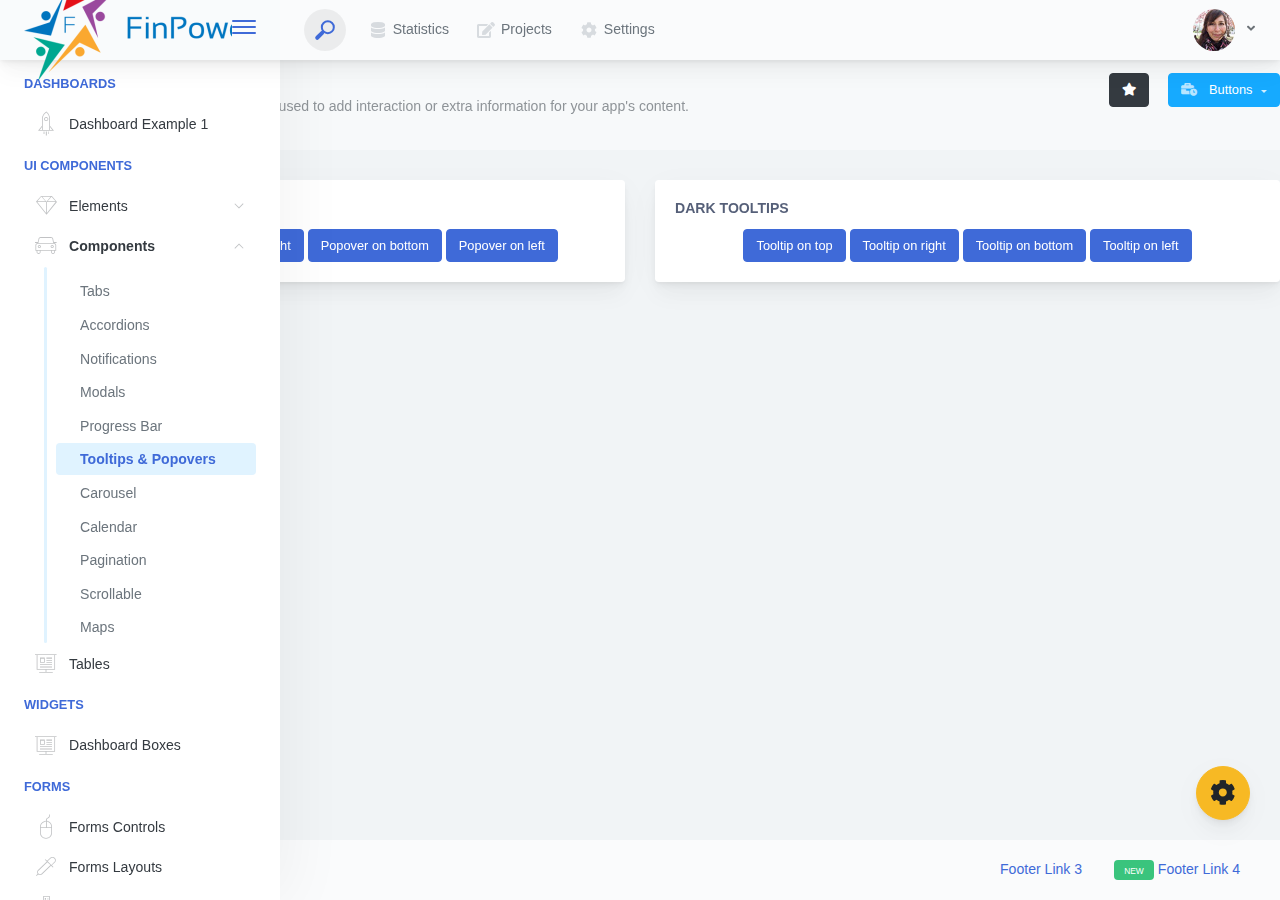
<file: Home/components-tooltips-popovers.html>
<!doctype html>
<html lang="en">

<head>
    <meta charset="utf-8">
    <meta http-equiv="X-UA-Compatible" content="IE=edge">
    <meta http-equiv="Content-Language" content="en">
    <meta http-equiv="Content-Type" content="text/html; charset=utf-8"/>
    <title>Tooltips &amp; Popovers - These React components are used to add interaction or extra information for your app&#x27;s content.</title>
    <meta name="viewport" content="width=device-width, initial-scale=1, maximum-scale=1, user-scalable=no, shrink-to-fit=no" />
    <meta name="description" content="These React components are used to add interaction or extra information for your app&#x27;s content.">
    <meta name="msapplication-tap-highlight" content="no">
    <!--
    =========================================================
    * ArchitectUI HTML Theme Dashboard - v1.0.0
    =========================================================
    * Product Page: https://dashboardpack.com
    * Copyright 2019 DashboardPack (https://dashboardpack.com)
    * Licensed under MIT (https://github.com/DashboardPack/architectui-html-theme-free/blob/master/LICENSE)
    =========================================================
    * The above copyright notice and this permission notice shall be included in all copies or substantial portions of the Software.
    -->
<link href="./main.css" rel="stylesheet"></head>
<body>
    <div class="app-container app-theme-white body-tabs-shadow fixed-sidebar fixed-header">
        <div class="app-header header-shadow">
            <div class="app-header__logo">
                <div class="logo-src"></div>
                <div class="header__pane ml-auto">
                    <div>
                        <button type="button" class="hamburger close-sidebar-btn hamburger--elastic" data-class="closed-sidebar">
                            <span class="hamburger-box">
                                <span class="hamburger-inner"></span>
                            </span>
                        </button>
                    </div>
                </div>
            </div>
            <div class="app-header__mobile-menu">
                <div>
                    <button type="button" class="hamburger hamburger--elastic mobile-toggle-nav">
                        <span class="hamburger-box">
                            <span class="hamburger-inner"></span>
                        </span>
                    </button>
                </div>
            </div>
            <div class="app-header__menu">
                <span>
                    <button type="button" class="btn-icon btn-icon-only btn btn-primary btn-sm mobile-toggle-header-nav">
                        <span class="btn-icon-wrapper">
                            <i class="fa fa-ellipsis-v fa-w-6"></i>
                        </span>
                    </button>
                </span>
            </div>    <div class="app-header__content">
                <div class="app-header-left">
                    <div class="search-wrapper">
                        <div class="input-holder">
                            <input type="text" class="search-input" placeholder="Type to search">
                            <button class="search-icon"><span></span></button>
                        </div>
                        <button class="close"></button>
                    </div>
                    <ul class="header-menu nav">
                        <li class="nav-item">
                            <a href="javascript:void(0);" class="nav-link">
                                <i class="nav-link-icon fa fa-database"> </i>
                                Statistics
                            </a>
                        </li>
                        <li class="btn-group nav-item">
                            <a href="javascript:void(0);" class="nav-link">
                                <i class="nav-link-icon fa fa-edit"></i>
                                Projects
                            </a>
                        </li>
                        <li class="dropdown nav-item">
                            <a href="javascript:void(0);" class="nav-link">
                                <i class="nav-link-icon fa fa-cog"></i>
                                Settings
                            </a>
                        </li>
                    </ul>        </div>
                <div class="app-header-right">
                    <div class="header-btn-lg pr-0">
                        <div class="widget-content p-0">
                            <div class="widget-content-wrapper">
                                <div class="widget-content-left">
                                    <div class="btn-group">
                                        <a data-toggle="dropdown" aria-haspopup="true" aria-expanded="false" class="p-0 btn">
                                            <img width="42" class="rounded-circle" src="assets/images/avatars/1.jpg" alt="">
                                            <i class="fa fa-angle-down ml-2 opacity-8"></i>
                                        </a>
                                        <div tabindex="-1" role="menu" aria-hidden="true" class="dropdown-menu dropdown-menu-right">
                                            <button type="button" tabindex="0" class="dropdown-item">User Account</button>
                                            <button type="button" tabindex="0" class="dropdown-item">Settings</button>
                                            <h6 tabindex="-1" class="dropdown-header">Header</h6>
                                            <button type="button" tabindex="0" class="dropdown-item">Actions</button>
                                            <div tabindex="-1" class="dropdown-divider"></div>
                                            <button type="button" tabindex="0" class="dropdown-item">Dividers</button>
                                        </div>
                                    </div>
                                </div>
                                <div class="widget-content-left  ml-3 header-user-info">
                                    <div class="widget-heading">
                                        Alina Mclourd
                                    </div>
                                    <div class="widget-subheading">
                                        VP People Manager
                                    </div>
                                </div>
                                <div class="widget-content-right header-user-info ml-3">
                                    <button type="button" class="btn-shadow p-1 btn btn-primary btn-sm show-toastr-example">
                                        <i class="fa text-white fa-calendar pr-1 pl-1"></i>
                                    </button>
                                </div>
                            </div>
                        </div>
                    </div>        </div>
            </div>
        </div>        <div class="ui-theme-settings">
            <button type="button" id="TooltipDemo" class="btn-open-options btn btn-warning">
                <i class="fa fa-cog fa-w-16 fa-spin fa-2x"></i>
            </button>
            <div class="theme-settings__inner">
                <div class="scrollbar-container">
                    <div class="theme-settings__options-wrapper">
                        <h3 class="themeoptions-heading">Layout Options
                        </h3>
                        <div class="p-3">
                            <ul class="list-group">
                                <li class="list-group-item">
                                    <div class="widget-content p-0">
                                        <div class="widget-content-wrapper">
                                            <div class="widget-content-left mr-3">
                                                <div class="switch has-switch switch-container-class" data-class="fixed-header">
                                                    <div class="switch-animate switch-on">
                                                        <input type="checkbox" checked data-toggle="toggle" data-onstyle="success">
                                                    </div>
                                                </div>
                                            </div>
                                            <div class="widget-content-left">
                                                <div class="widget-heading">Fixed Header
                                                </div>
                                                <div class="widget-subheading">Makes the header top fixed, always visible!
                                                </div>
                                            </div>
                                        </div>
                                    </div>
                                </li>
                                <li class="list-group-item">
                                    <div class="widget-content p-0">
                                        <div class="widget-content-wrapper">
                                            <div class="widget-content-left mr-3">
                                                <div class="switch has-switch switch-container-class" data-class="fixed-sidebar">
                                                    <div class="switch-animate switch-on">
                                                        <input type="checkbox" checked data-toggle="toggle" data-onstyle="success">
                                                    </div>
                                                </div>
                                            </div>
                                            <div class="widget-content-left">
                                                <div class="widget-heading">Fixed Sidebar
                                                </div>
                                                <div class="widget-subheading">Makes the sidebar left fixed, always visible!
                                                </div>
                                            </div>
                                        </div>
                                    </div>
                                </li>
                                <li class="list-group-item">
                                    <div class="widget-content p-0">
                                        <div class="widget-content-wrapper">
                                            <div class="widget-content-left mr-3">
                                                <div class="switch has-switch switch-container-class" data-class="fixed-footer">
                                                    <div class="switch-animate switch-off">
                                                        <input type="checkbox" data-toggle="toggle" data-onstyle="success">
                                                    </div>
                                                </div>
                                            </div>
                                            <div class="widget-content-left">
                                                <div class="widget-heading">Fixed Footer
                                                </div>
                                                <div class="widget-subheading">Makes the app footer bottom fixed, always visible!
                                                </div>
                                            </div>
                                        </div>
                                    </div>
                                </li>
                            </ul>
                        </div>
                        <h3 class="themeoptions-heading">
                            <div>
                                Header Options
                            </div>
                            <button type="button" class="btn-pill btn-shadow btn-wide ml-auto btn btn-focus btn-sm switch-header-cs-class" data-class="">
                                Restore Default
                            </button>
                        </h3>
                        <div class="p-3">
                            <ul class="list-group">
                                <li class="list-group-item">
                                    <h5 class="pb-2">Choose Color Scheme
                                    </h5>
                                    <div class="theme-settings-swatches">
                                        <div class="swatch-holder bg-primary switch-header-cs-class" data-class="bg-primary header-text-light">
                                        </div>
                                        <div class="swatch-holder bg-secondary switch-header-cs-class" data-class="bg-secondary header-text-light">
                                        </div>
                                        <div class="swatch-holder bg-success switch-header-cs-class" data-class="bg-success header-text-dark">
                                        </div>
                                        <div class="swatch-holder bg-info switch-header-cs-class" data-class="bg-info header-text-dark">
                                        </div>
                                        <div class="swatch-holder bg-warning switch-header-cs-class" data-class="bg-warning header-text-dark">
                                        </div>
                                        <div class="swatch-holder bg-danger switch-header-cs-class" data-class="bg-danger header-text-light">
                                        </div>
                                        <div class="swatch-holder bg-light switch-header-cs-class" data-class="bg-light header-text-dark">
                                        </div>
                                        <div class="swatch-holder bg-dark switch-header-cs-class" data-class="bg-dark header-text-light">
                                        </div>
                                        <div class="swatch-holder bg-focus switch-header-cs-class" data-class="bg-focus header-text-light">
                                        </div>
                                        <div class="swatch-holder bg-alternate switch-header-cs-class" data-class="bg-alternate header-text-light">
                                        </div>
                                        <div class="divider">
                                        </div>
                                        <div class="swatch-holder bg-vicious-stance switch-header-cs-class" data-class="bg-vicious-stance header-text-light">
                                        </div>
                                        <div class="swatch-holder bg-midnight-bloom switch-header-cs-class" data-class="bg-midnight-bloom header-text-light">
                                        </div>
                                        <div class="swatch-holder bg-night-sky switch-header-cs-class" data-class="bg-night-sky header-text-light">
                                        </div>
                                        <div class="swatch-holder bg-slick-carbon switch-header-cs-class" data-class="bg-slick-carbon header-text-light">
                                        </div>
                                        <div class="swatch-holder bg-asteroid switch-header-cs-class" data-class="bg-asteroid header-text-light">
                                        </div>
                                        <div class="swatch-holder bg-royal switch-header-cs-class" data-class="bg-royal header-text-light">
                                        </div>
                                        <div class="swatch-holder bg-warm-flame switch-header-cs-class" data-class="bg-warm-flame header-text-dark">
                                        </div>
                                        <div class="swatch-holder bg-night-fade switch-header-cs-class" data-class="bg-night-fade header-text-dark">
                                        </div>
                                        <div class="swatch-holder bg-sunny-morning switch-header-cs-class" data-class="bg-sunny-morning header-text-dark">
                                        </div>
                                        <div class="swatch-holder bg-tempting-azure switch-header-cs-class" data-class="bg-tempting-azure header-text-dark">
                                        </div>
                                        <div class="swatch-holder bg-amy-crisp switch-header-cs-class" data-class="bg-amy-crisp header-text-dark">
                                        </div>
                                        <div class="swatch-holder bg-heavy-rain switch-header-cs-class" data-class="bg-heavy-rain header-text-dark">
                                        </div>
                                        <div class="swatch-holder bg-mean-fruit switch-header-cs-class" data-class="bg-mean-fruit header-text-dark">
                                        </div>
                                        <div class="swatch-holder bg-malibu-beach switch-header-cs-class" data-class="bg-malibu-beach header-text-light">
                                        </div>
                                        <div class="swatch-holder bg-deep-blue switch-header-cs-class" data-class="bg-deep-blue header-text-dark">
                                        </div>
                                        <div class="swatch-holder bg-ripe-malin switch-header-cs-class" data-class="bg-ripe-malin header-text-light">
                                        </div>
                                        <div class="swatch-holder bg-arielle-smile switch-header-cs-class" data-class="bg-arielle-smile header-text-light">
                                        </div>
                                        <div class="swatch-holder bg-plum-plate switch-header-cs-class" data-class="bg-plum-plate header-text-light">
                                        </div>
                                        <div class="swatch-holder bg-happy-fisher switch-header-cs-class" data-class="bg-happy-fisher header-text-dark">
                                        </div>
                                        <div class="swatch-holder bg-happy-itmeo switch-header-cs-class" data-class="bg-happy-itmeo header-text-light">
                                        </div>
                                        <div class="swatch-holder bg-mixed-hopes switch-header-cs-class" data-class="bg-mixed-hopes header-text-light">
                                        </div>
                                        <div class="swatch-holder bg-strong-bliss switch-header-cs-class" data-class="bg-strong-bliss header-text-light">
                                        </div>
                                        <div class="swatch-holder bg-grow-early switch-header-cs-class" data-class="bg-grow-early header-text-light">
                                        </div>
                                        <div class="swatch-holder bg-love-kiss switch-header-cs-class" data-class="bg-love-kiss header-text-light">
                                        </div>
                                        <div class="swatch-holder bg-premium-dark switch-header-cs-class" data-class="bg-premium-dark header-text-light">
                                        </div>
                                        <div class="swatch-holder bg-happy-green switch-header-cs-class" data-class="bg-happy-green header-text-light">
                                        </div>
                                    </div>
                                </li>
                            </ul>
                        </div>
                        <h3 class="themeoptions-heading">
                            <div>Sidebar Options</div>
                            <button type="button" class="btn-pill btn-shadow btn-wide ml-auto btn btn-focus btn-sm switch-sidebar-cs-class" data-class="">
                                Restore Default
                            </button>
                        </h3>
                        <div class="p-3">
                            <ul class="list-group">
                                <li class="list-group-item">
                                    <h5 class="pb-2">Choose Color Scheme
                                    </h5>
                                    <div class="theme-settings-swatches">
                                        <div class="swatch-holder bg-primary switch-sidebar-cs-class" data-class="bg-primary sidebar-text-light">
                                        </div>
                                        <div class="swatch-holder bg-secondary switch-sidebar-cs-class" data-class="bg-secondary sidebar-text-light">
                                        </div>
                                        <div class="swatch-holder bg-success switch-sidebar-cs-class" data-class="bg-success sidebar-text-dark">
                                        </div>
                                        <div class="swatch-holder bg-info switch-sidebar-cs-class" data-class="bg-info sidebar-text-dark">
                                        </div>
                                        <div class="swatch-holder bg-warning switch-sidebar-cs-class" data-class="bg-warning sidebar-text-dark">
                                        </div>
                                        <div class="swatch-holder bg-danger switch-sidebar-cs-class" data-class="bg-danger sidebar-text-light">
                                        </div>
                                        <div class="swatch-holder bg-light switch-sidebar-cs-class" data-class="bg-light sidebar-text-dark">
                                        </div>
                                        <div class="swatch-holder bg-dark switch-sidebar-cs-class" data-class="bg-dark sidebar-text-light">
                                        </div>
                                        <div class="swatch-holder bg-focus switch-sidebar-cs-class" data-class="bg-focus sidebar-text-light">
                                        </div>
                                        <div class="swatch-holder bg-alternate switch-sidebar-cs-class" data-class="bg-alternate sidebar-text-light">
                                        </div>
                                        <div class="divider">
                                        </div>
                                        <div class="swatch-holder bg-vicious-stance switch-sidebar-cs-class" data-class="bg-vicious-stance sidebar-text-light">
                                        </div>
                                        <div class="swatch-holder bg-midnight-bloom switch-sidebar-cs-class" data-class="bg-midnight-bloom sidebar-text-light">
                                        </div>
                                        <div class="swatch-holder bg-night-sky switch-sidebar-cs-class" data-class="bg-night-sky sidebar-text-light">
                                        </div>
                                        <div class="swatch-holder bg-slick-carbon switch-sidebar-cs-class" data-class="bg-slick-carbon sidebar-text-light">
                                        </div>
                                        <div class="swatch-holder bg-asteroid switch-sidebar-cs-class" data-class="bg-asteroid sidebar-text-light">
                                        </div>
                                        <div class="swatch-holder bg-royal switch-sidebar-cs-class" data-class="bg-royal sidebar-text-light">
                                        </div>
                                        <div class="swatch-holder bg-warm-flame switch-sidebar-cs-class" data-class="bg-warm-flame sidebar-text-dark">
                                        </div>
                                        <div class="swatch-holder bg-night-fade switch-sidebar-cs-class" data-class="bg-night-fade sidebar-text-dark">
                                        </div>
                                        <div class="swatch-holder bg-sunny-morning switch-sidebar-cs-class" data-class="bg-sunny-morning sidebar-text-dark">
                                        </div>
                                        <div class="swatch-holder bg-tempting-azure switch-sidebar-cs-class" data-class="bg-tempting-azure sidebar-text-dark">
                                        </div>
                                        <div class="swatch-holder bg-amy-crisp switch-sidebar-cs-class" data-class="bg-amy-crisp sidebar-text-dark">
                                        </div>
                                        <div class="swatch-holder bg-heavy-rain switch-sidebar-cs-class" data-class="bg-heavy-rain sidebar-text-dark">
                                        </div>
                                        <div class="swatch-holder bg-mean-fruit switch-sidebar-cs-class" data-class="bg-mean-fruit sidebar-text-dark">
                                        </div>
                                        <div class="swatch-holder bg-malibu-beach switch-sidebar-cs-class" data-class="bg-malibu-beach sidebar-text-light">
                                        </div>
                                        <div class="swatch-holder bg-deep-blue switch-sidebar-cs-class" data-class="bg-deep-blue sidebar-text-dark">
                                        </div>
                                        <div class="swatch-holder bg-ripe-malin switch-sidebar-cs-class" data-class="bg-ripe-malin sidebar-text-light">
                                        </div>
                                        <div class="swatch-holder bg-arielle-smile switch-sidebar-cs-class" data-class="bg-arielle-smile sidebar-text-light">
                                        </div>
                                        <div class="swatch-holder bg-plum-plate switch-sidebar-cs-class" data-class="bg-plum-plate sidebar-text-light">
                                        </div>
                                        <div class="swatch-holder bg-happy-fisher switch-sidebar-cs-class" data-class="bg-happy-fisher sidebar-text-dark">
                                        </div>
                                        <div class="swatch-holder bg-happy-itmeo switch-sidebar-cs-class" data-class="bg-happy-itmeo sidebar-text-light">
                                        </div>
                                        <div class="swatch-holder bg-mixed-hopes switch-sidebar-cs-class" data-class="bg-mixed-hopes sidebar-text-light">
                                        </div>
                                        <div class="swatch-holder bg-strong-bliss switch-sidebar-cs-class" data-class="bg-strong-bliss sidebar-text-light">
                                        </div>
                                        <div class="swatch-holder bg-grow-early switch-sidebar-cs-class" data-class="bg-grow-early sidebar-text-light">
                                        </div>
                                        <div class="swatch-holder bg-love-kiss switch-sidebar-cs-class" data-class="bg-love-kiss sidebar-text-light">
                                        </div>
                                        <div class="swatch-holder bg-premium-dark switch-sidebar-cs-class" data-class="bg-premium-dark sidebar-text-light">
                                        </div>
                                        <div class="swatch-holder bg-happy-green switch-sidebar-cs-class" data-class="bg-happy-green sidebar-text-light">
                                        </div>
                                    </div>
                                </li>
                            </ul>
                        </div>
                        <h3 class="themeoptions-heading">
                            <div>Main Content Options</div>
                            <button type="button" class="btn-pill btn-shadow btn-wide ml-auto active btn btn-focus btn-sm">Restore Default
                            </button>
                        </h3>
                        <div class="p-3">
                            <ul class="list-group">
                                <li class="list-group-item">
                                    <h5 class="pb-2">Page Section Tabs
                                    </h5>
                                    <div class="theme-settings-swatches">
                                        <div role="group" class="mt-2 btn-group">
                                            <button type="button" class="btn-wide btn-shadow btn-primary btn btn-secondary switch-theme-class" data-class="body-tabs-line">
                                                Line
                                            </button>
                                            <button type="button" class="btn-wide btn-shadow btn-primary active btn btn-secondary switch-theme-class" data-class="body-tabs-shadow">
                                                Shadow
                                            </button>
                                        </div>
                                    </div>
                                </li>
                            </ul>
                        </div>
                    </div>
                </div>
            </div>
        </div>        <div class="app-main">
                <div class="app-sidebar sidebar-shadow">
                    <div class="app-header__logo">
                        <div class="logo-src"></div>
                        <div class="header__pane ml-auto">
                            <div>
                                <button type="button" class="hamburger close-sidebar-btn hamburger--elastic" data-class="closed-sidebar">
                                    <span class="hamburger-box">
                                        <span class="hamburger-inner"></span>
                                    </span>
                                </button>
                            </div>
                        </div>
                    </div>
                    <div class="app-header__mobile-menu">
                        <div>
                            <button type="button" class="hamburger hamburger--elastic mobile-toggle-nav">
                                <span class="hamburger-box">
                                    <span class="hamburger-inner"></span>
                                </span>
                            </button>
                        </div>
                    </div>
                    <div class="app-header__menu">
                        <span>
                            <button type="button" class="btn-icon btn-icon-only btn btn-primary btn-sm mobile-toggle-header-nav">
                                <span class="btn-icon-wrapper">
                                    <i class="fa fa-ellipsis-v fa-w-6"></i>
                                </span>
                            </button>
                        </span>
                    </div>    <div class="scrollbar-sidebar">
                        <div class="app-sidebar__inner">
                            <ul class="vertical-nav-menu">
                                <li class="app-sidebar__heading">Dashboards</li>
                                <li>
                                    <a href="index.html">
                                        <i class="metismenu-icon pe-7s-rocket"></i>
                                        Dashboard Example 1
                                    </a>
                                </li>
                                <li class="app-sidebar__heading">UI Components</li>
                                <li
                                    
                                    
                                    
                                    
                                    
                                    
                                    
                                    
                                >
                                    <a href="#">
                                        <i class="metismenu-icon pe-7s-diamond"></i>
                                        Elements
                                        <i class="metismenu-state-icon pe-7s-angle-down caret-left"></i>
                                    </a>
                                    <ul
                                        
                                        
                                        
                                        
                                        
                                        
                                        
                                        
                                    >
                                        <li>
                                            <a href="elements-buttons-standard.html">
                                                <i class="metismenu-icon"></i>
                                                Buttons
                                            </a>
                                        </li>
                                        <li>
                                            <a href="elements-dropdowns.html">
                                                <i class="metismenu-icon">
                                                </i>Dropdowns
                                            </a>
                                        </li>
                                        <li>
                                            <a href="elements-icons.html">
                                                <i class="metismenu-icon">
                                                </i>Icons
                                            </a>
                                        </li>
                                        <li>
                                            <a href="elements-badges-labels.html">
                                                <i class="metismenu-icon">
                                                </i>Badges
                                            </a>
                                        </li>
                                        <li>
                                            <a href="elements-cards.html">
                                                <i class="metismenu-icon">
                                                </i>Cards
                                            </a>
                                        </li>
                                        <li>
                                            <a href="elements-list-group.html">
                                                <i class="metismenu-icon">
                                                </i>List Groups
                                            </a>
                                        </li>
                                        <li>
                                            <a href="elements-navigation.html">
                                                <i class="metismenu-icon">
                                                </i>Navigation Menus
                                            </a>
                                        </li>
                                        <li>
                                            <a href="elements-utilities.html">
                                                <i class="metismenu-icon">
                                                </i>Utilities
                                            </a>
                                        </li>
                                    </ul>
                                </li>
                                <li
                                    
                                    
                                    
                                    
                                    
                                     class="mm-active"
                                    
                                    
                                    
                                    
                                    
                                >
                                    <a href="#">
                                        <i class="metismenu-icon pe-7s-car"></i>
                                        Components
                                        <i class="metismenu-state-icon pe-7s-angle-down caret-left"></i>
                                    </a>
                                    <ul
                                        
                                        
                                        
                                        
                                        
                                         class="mm-show"
                                        
                                        
                                        
                                        
                                        
                                    >
                                        <li>
                                            <a href="components-tabs.html">
                                                <i class="metismenu-icon">
                                                </i>Tabs
                                            </a>
                                        </li>
                                        <li>
                                            <a href="components-accordions.html">
                                                <i class="metismenu-icon">
                                                </i>Accordions
                                            </a>
                                        </li>
                                        <li>
                                            <a href="components-notifications.html">
                                                <i class="metismenu-icon">
                                                </i>Notifications
                                            </a>
                                        </li>
                                        <li>
                                            <a href="components-modals.html">
                                                <i class="metismenu-icon">
                                                </i>Modals
                                            </a>
                                        </li>
                                        <li>
                                            <a href="components-progress-bar.html">
                                                <i class="metismenu-icon">
                                                </i>Progress Bar
                                            </a>
                                        </li>
                                        <li>
                                            <a href="components-tooltips-popovers.html" class="mm-active">
                                                <i class="metismenu-icon">
                                                </i>Tooltips &amp; Popovers
                                            </a>
                                        </li>
                                        <li>
                                            <a href="components-carousel.html">
                                                <i class="metismenu-icon">
                                                </i>Carousel
                                            </a>
                                        </li>
                                        <li>
                                            <a href="components-calendar.html">
                                                <i class="metismenu-icon">
                                                </i>Calendar
                                            </a>
                                        </li>
                                        <li>
                                            <a href="components-pagination.html">
                                                <i class="metismenu-icon">
                                                </i>Pagination
                                            </a>
                                        </li>
                                        <li>
                                            <a href="components-scrollable-elements.html">
                                                <i class="metismenu-icon">
                                                </i>Scrollable
                                            </a>
                                        </li>
                                        <li>
                                            <a href="components-maps.html">
                                                <i class="metismenu-icon">
                                                </i>Maps
                                            </a>
                                        </li>
                                    </ul>
                                </li>
                                <li  >
                                    <a href="tables-regular.html">
                                        <i class="metismenu-icon pe-7s-display2"></i>
                                        Tables
                                    </a>
                                </li>
                                <li class="app-sidebar__heading">Widgets</li>
                                <li>
                                    <a href="dashboard-boxes.html">
                                        <i class="metismenu-icon pe-7s-display2"></i>
                                        Dashboard Boxes
                                    </a>
                                </li>
                                <li class="app-sidebar__heading">Forms</li>
                                <li>
                                    <a href="forms-controls.html">
                                        <i class="metismenu-icon pe-7s-mouse">
                                        </i>Forms Controls
                                    </a>
                                </li>
                                <li>
                                    <a href="forms-layouts.html">
                                        <i class="metismenu-icon pe-7s-eyedropper">
                                        </i>Forms Layouts
                                    </a>
                                </li>
                                <li>
                                    <a href="forms-validation.html">
                                        <i class="metismenu-icon pe-7s-pendrive">
                                        </i>Forms Validation
                                    </a>
                                </li>
                                <li class="app-sidebar__heading">Charts</li>
                                <li>
                                    <a href="charts-chartjs.html">
                                        <i class="metismenu-icon pe-7s-graph2">
                                        </i>ChartJS
                                    </a>
                                </li>
                                <li class="app-sidebar__heading">PRO Version</li>
                                <li>
                                    <a href="https://dashboardpack.com/theme-details/architectui-dashboard-html-pro/" target="_blank">
                                        <i class="metismenu-icon pe-7s-graph2">
                                        </i>
                                        Upgrade to PRO
                                    </a>
                                </li>
                            </ul>
                        </div>
                    </div>
                </div>    <div class="app-main__outer">
                    <div class="app-main__inner">
                        <div class="app-page-title">
                            <div class="page-title-wrapper">
                                <div class="page-title-heading">
                                    <div class="page-title-icon">
                                        <i class="pe-7s-note2 icon-gradient bg-happy-fisher">
                                        </i>
                                    </div>
                                    <div>Tooltips &amp; Popovers
                                        <div class="page-title-subheading">These React components are used to add interaction or extra information for your app&#x27;s content.
                                        </div>
                                    </div>
                                </div>
                                <div class="page-title-actions">
                                    <button type="button" data-toggle="tooltip" title="Example Tooltip" data-placement="bottom" class="btn-shadow mr-3 btn btn-dark">
                                        <i class="fa fa-star"></i>
                                    </button>
                                    <div class="d-inline-block dropdown">
                                        <button type="button" data-toggle="dropdown" aria-haspopup="true" aria-expanded="false" class="btn-shadow dropdown-toggle btn btn-info">
                                            <span class="btn-icon-wrapper pr-2 opacity-7">
                                                <i class="fa fa-business-time fa-w-20"></i>
                                            </span>
                                            Buttons
                                        </button>
                                        <div tabindex="-1" role="menu" aria-hidden="true" class="dropdown-menu dropdown-menu-right">
                                            <ul class="nav flex-column">
                                                <li class="nav-item">
                                                    <a href="javascript:void(0);" class="nav-link">
                                                        <i class="nav-link-icon lnr-inbox"></i>
                                                        <span>
                                                            Inbox
                                                        </span>
                                                        <div class="ml-auto badge badge-pill badge-secondary">86</div>
                                                    </a>
                                                </li>
                                                <li class="nav-item">
                                                    <a href="javascript:void(0);" class="nav-link">
                                                        <i class="nav-link-icon lnr-book"></i>
                                                        <span>
                                                            Book
                                                        </span>
                                                        <div class="ml-auto badge badge-pill badge-danger">5</div>
                                                    </a>
                                                </li>
                                                <li class="nav-item">
                                                    <a href="javascript:void(0);" class="nav-link">
                                                        <i class="nav-link-icon lnr-picture"></i>
                                                        <span>
                                                            Picture
                                                        </span>
                                                    </a>
                                                </li>
                                                <li class="nav-item">
                                                    <a disabled href="javascript:void(0);" class="nav-link disabled">
                                                        <i class="nav-link-icon lnr-file-empty"></i>
                                                        <span>
                                                            File Disabled
                                                        </span>
                                                    </a>
                                                </li>
                                            </ul>
                                        </div>
                                    </div>
                                </div>    </div>
                        </div>            <div class="row">
                            <div class="col-lg-6">
                                <div class="main-card mb-3 card">
                                    <div class="card-body"><h5 class="card-title">Basic</h5>
                                        <div class="text-center">
                                            <button type="button" class="btn btn-primary" data-container="body" data-toggle="popover" data-placement="top" data-content="Vivamus sagittis lacus vel augue laoreet rutrum faucibus.">
                                                Popover on top
                                            </button>
            
                                            <button type="button" class="btn btn-primary" data-container="body" data-toggle="popover" data-placement="right" data-content="Vivamus sagittis lacus vel augue laoreet rutrum faucibus.">
                                                Popover on right
                                            </button>
            
                                            <button type="button" class="btn btn-primary" data-container="body" data-toggle="popover" data-placement="bottom" data-content="Vivamus
            sagittis lacus vel augue laoreet rutrum faucibus.">
                                                Popover on bottom
                                            </button>
            
                                            <button type="button" class="btn btn-primary" data-container="body" data-toggle="popover" data-placement="left" data-content="Vivamus sagittis lacus vel augue laoreet rutrum faucibus.">
                                                Popover on left
                                            </button>
                                        </div>
                                    </div>
                                </div>
                            </div>
                            <div class="col-lg-6">
                                <div class="main-card mb-3 card">
                                    <div class="card-body"><h5 class="card-title">Dark Tooltips</h5>
                                        <div class="text-center">
                                            <button type="button" class="btn btn-primary" data-toggle="tooltip" data-placement="top" title="Tooltip on top">
                                                Tooltip on top
                                            </button>
                                            <button type="button" class="btn btn-primary" data-toggle="tooltip" data-placement="right" title="Tooltip on right">
                                                Tooltip on right
                                            </button>
                                            <button type="button" class="btn btn-primary" data-toggle="tooltip" data-placement="bottom" title="Tooltip on bottom">
                                                Tooltip on bottom
                                            </button>
                                            <button type="button" class="btn btn-primary" data-toggle="tooltip" data-placement="left" title="Tooltip on left">
                                                Tooltip on left
                                            </button>
                                        </div>
                                    </div>
                                </div>
                            </div>
                        </div>
                    </div>
                    <div class="app-wrapper-footer">
                        <div class="app-footer">
                            <div class="app-footer__inner">
                                <div class="app-footer-left">
                                    <ul class="nav">
                                        <li class="nav-item">
                                            <a href="javascript:void(0);" class="nav-link">
                                                Footer Link 1
                                            </a>
                                        </li>
                                        <li class="nav-item">
                                            <a href="javascript:void(0);" class="nav-link">
                                                Footer Link 2
                                            </a>
                                        </li>
                                    </ul>
                                </div>
                                <div class="app-footer-right">
                                    <ul class="nav">
                                        <li class="nav-item">
                                            <a href="javascript:void(0);" class="nav-link">
                                                Footer Link 3
                                            </a>
                                        </li>
                                        <li class="nav-item">
                                            <a href="javascript:void(0);" class="nav-link">
                                                <div class="badge badge-success mr-1 ml-0">
                                                    <small>NEW</small>
                                                </div>
                                                Footer Link 4
                                            </a>
                                        </li>
                                    </ul>
                                </div>
                            </div>
                        </div>
                    </div>    </div>
        </div>
    </div>
<script type="text/javascript" src="./assets/scripts/main.js"></script></body>
</html>
</file>
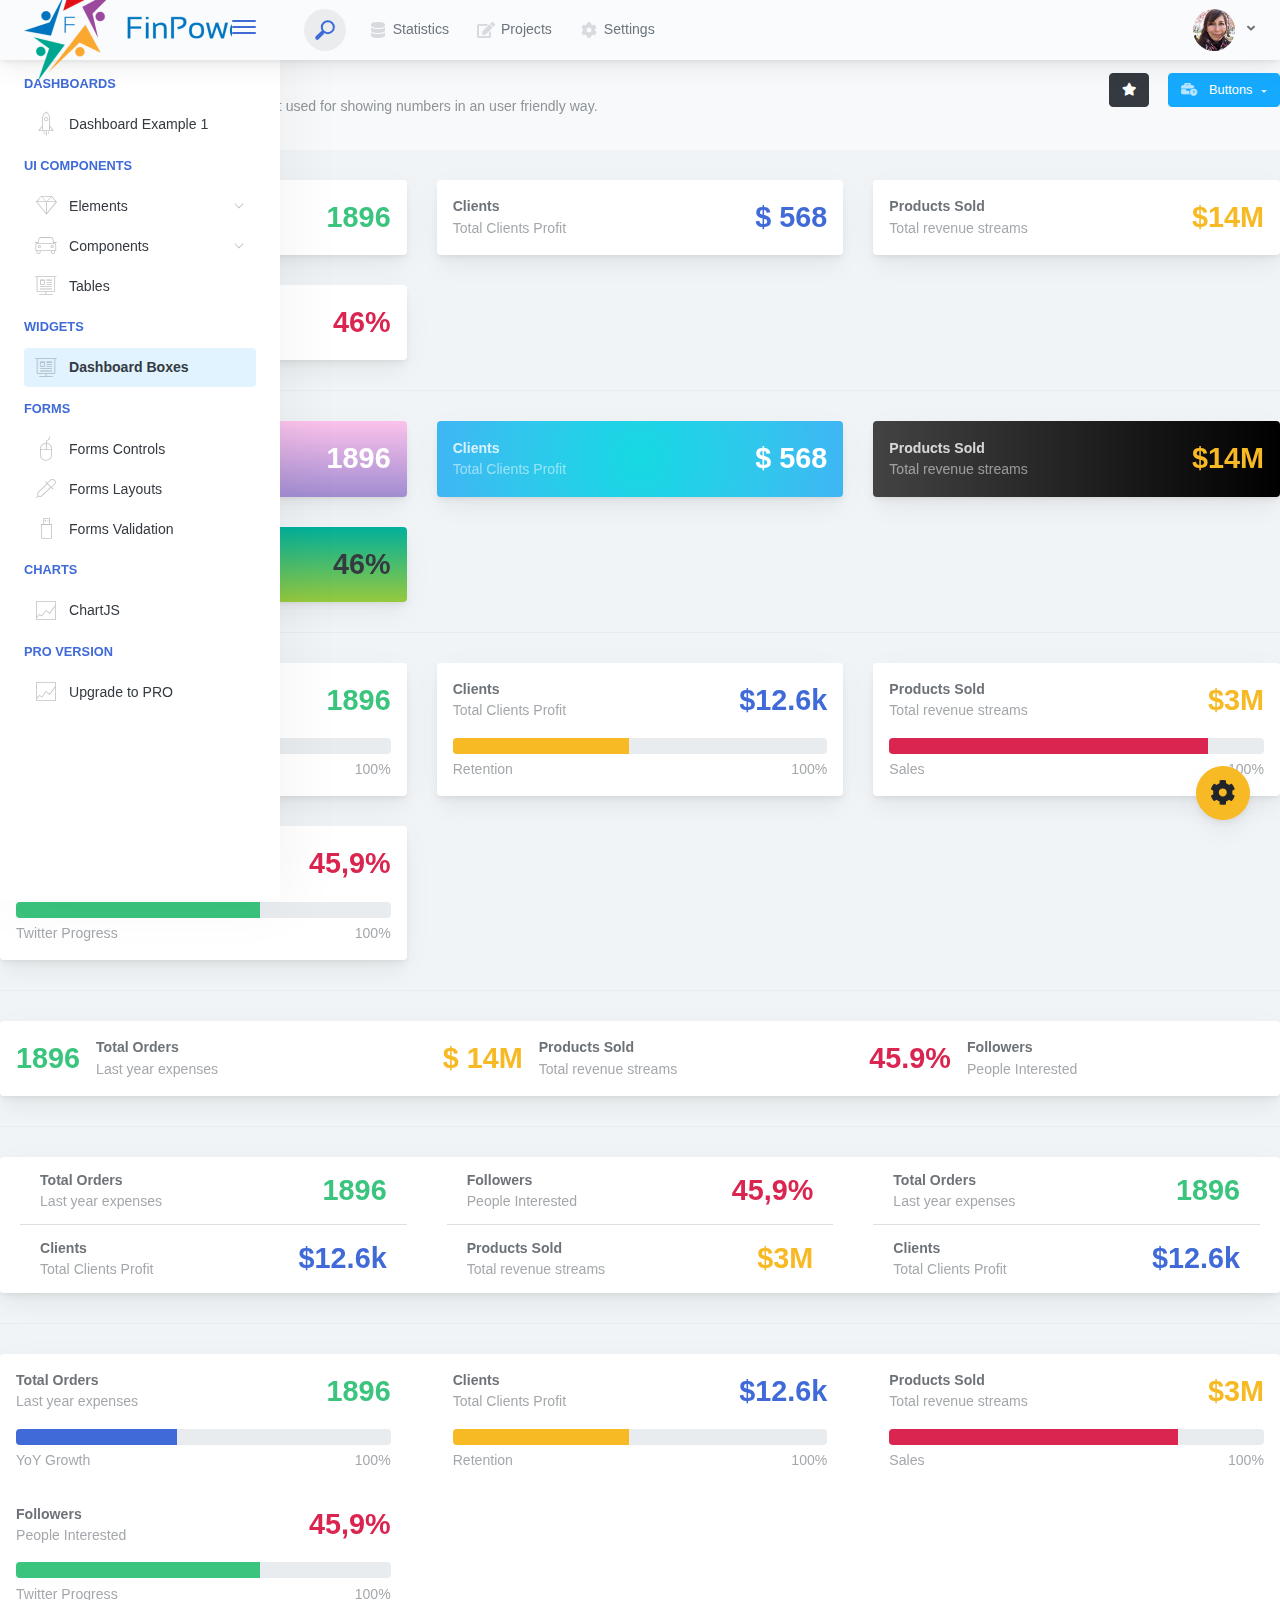
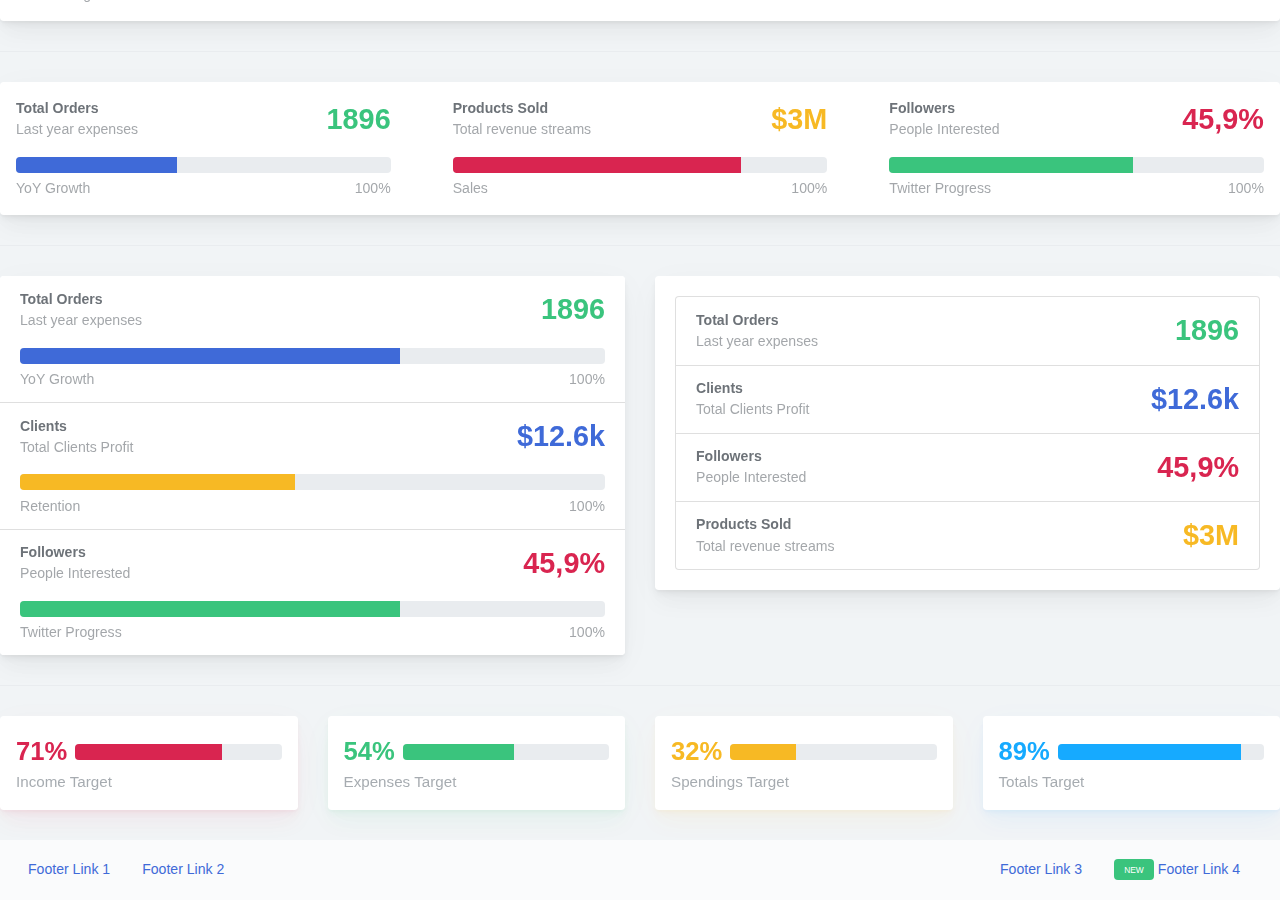
<file: Home/dashboard-boxes.html>
<!doctype html>
<html lang="en">

<head>
    <meta charset="utf-8">
    <meta http-equiv="X-UA-Compatible" content="IE=edge">
    <meta http-equiv="Content-Language" content="en">
    <meta http-equiv="Content-Type" content="text/html; charset=utf-8"/>
    <title>Dashboard Boxes - Highly configurable boxes best used for showing numbers in an user friendly way.</title>
    <meta name="viewport" content="width=device-width, initial-scale=1, maximum-scale=1, user-scalable=no, shrink-to-fit=no" />
    <meta name="description" content="Highly configurable boxes best used for showing numbers in an user friendly way.">
    <meta name="msapplication-tap-highlight" content="no">
    <!--
    =========================================================
    * ArchitectUI HTML Theme Dashboard - v1.0.0
    =========================================================
    * Product Page: https://dashboardpack.com
    * Copyright 2019 DashboardPack (https://dashboardpack.com)
    * Licensed under MIT (https://github.com/DashboardPack/architectui-html-theme-free/blob/master/LICENSE)
    =========================================================
    * The above copyright notice and this permission notice shall be included in all copies or substantial portions of the Software.
    -->
<link href="./main.css" rel="stylesheet"></head>
<body>
    <div class="app-container app-theme-white body-tabs-shadow fixed-sidebar fixed-header">
        <div class="app-header header-shadow">
            <div class="app-header__logo">
                <div class="logo-src"></div>
                <div class="header__pane ml-auto">
                    <div>
                        <button type="button" class="hamburger close-sidebar-btn hamburger--elastic" data-class="closed-sidebar">
                            <span class="hamburger-box">
                                <span class="hamburger-inner"></span>
                            </span>
                        </button>
                    </div>
                </div>
            </div>
            <div class="app-header__mobile-menu">
                <div>
                    <button type="button" class="hamburger hamburger--elastic mobile-toggle-nav">
                        <span class="hamburger-box">
                            <span class="hamburger-inner"></span>
                        </span>
                    </button>
                </div>
            </div>
            <div class="app-header__menu">
                <span>
                    <button type="button" class="btn-icon btn-icon-only btn btn-primary btn-sm mobile-toggle-header-nav">
                        <span class="btn-icon-wrapper">
                            <i class="fa fa-ellipsis-v fa-w-6"></i>
                        </span>
                    </button>
                </span>
            </div>    <div class="app-header__content">
                <div class="app-header-left">
                    <div class="search-wrapper">
                        <div class="input-holder">
                            <input type="text" class="search-input" placeholder="Type to search">
                            <button class="search-icon"><span></span></button>
                        </div>
                        <button class="close"></button>
                    </div>
                    <ul class="header-menu nav">
                        <li class="nav-item">
                            <a href="javascript:void(0);" class="nav-link">
                                <i class="nav-link-icon fa fa-database"> </i>
                                Statistics
                            </a>
                        </li>
                        <li class="btn-group nav-item">
                            <a href="javascript:void(0);" class="nav-link">
                                <i class="nav-link-icon fa fa-edit"></i>
                                Projects
                            </a>
                        </li>
                        <li class="dropdown nav-item">
                            <a href="javascript:void(0);" class="nav-link">
                                <i class="nav-link-icon fa fa-cog"></i>
                                Settings
                            </a>
                        </li>
                    </ul>        </div>
                <div class="app-header-right">
                    <div class="header-btn-lg pr-0">
                        <div class="widget-content p-0">
                            <div class="widget-content-wrapper">
                                <div class="widget-content-left">
                                    <div class="btn-group">
                                        <a data-toggle="dropdown" aria-haspopup="true" aria-expanded="false" class="p-0 btn">
                                            <img width="42" class="rounded-circle" src="assets/images/avatars/1.jpg" alt="">
                                            <i class="fa fa-angle-down ml-2 opacity-8"></i>
                                        </a>
                                        <div tabindex="-1" role="menu" aria-hidden="true" class="dropdown-menu dropdown-menu-right">
                                            <button type="button" tabindex="0" class="dropdown-item">User Account</button>
                                            <button type="button" tabindex="0" class="dropdown-item">Settings</button>
                                            <h6 tabindex="-1" class="dropdown-header">Header</h6>
                                            <button type="button" tabindex="0" class="dropdown-item">Actions</button>
                                            <div tabindex="-1" class="dropdown-divider"></div>
                                            <button type="button" tabindex="0" class="dropdown-item">Dividers</button>
                                        </div>
                                    </div>
                                </div>
                                <div class="widget-content-left  ml-3 header-user-info">
                                    <div class="widget-heading">
                                        Alina Mclourd
                                    </div>
                                    <div class="widget-subheading">
                                        VP People Manager
                                    </div>
                                </div>
                                <div class="widget-content-right header-user-info ml-3">
                                    <button type="button" class="btn-shadow p-1 btn btn-primary btn-sm show-toastr-example">
                                        <i class="fa text-white fa-calendar pr-1 pl-1"></i>
                                    </button>
                                </div>
                            </div>
                        </div>
                    </div>        </div>
            </div>
        </div>        <div class="ui-theme-settings">
            <button type="button" id="TooltipDemo" class="btn-open-options btn btn-warning">
                <i class="fa fa-cog fa-w-16 fa-spin fa-2x"></i>
            </button>
            <div class="theme-settings__inner">
                <div class="scrollbar-container">
                    <div class="theme-settings__options-wrapper">
                        <h3 class="themeoptions-heading">Layout Options
                        </h3>
                        <div class="p-3">
                            <ul class="list-group">
                                <li class="list-group-item">
                                    <div class="widget-content p-0">
                                        <div class="widget-content-wrapper">
                                            <div class="widget-content-left mr-3">
                                                <div class="switch has-switch switch-container-class" data-class="fixed-header">
                                                    <div class="switch-animate switch-on">
                                                        <input type="checkbox" checked data-toggle="toggle" data-onstyle="success">
                                                    </div>
                                                </div>
                                            </div>
                                            <div class="widget-content-left">
                                                <div class="widget-heading">Fixed Header
                                                </div>
                                                <div class="widget-subheading">Makes the header top fixed, always visible!
                                                </div>
                                            </div>
                                        </div>
                                    </div>
                                </li>
                                <li class="list-group-item">
                                    <div class="widget-content p-0">
                                        <div class="widget-content-wrapper">
                                            <div class="widget-content-left mr-3">
                                                <div class="switch has-switch switch-container-class" data-class="fixed-sidebar">
                                                    <div class="switch-animate switch-on">
                                                        <input type="checkbox" checked data-toggle="toggle" data-onstyle="success">
                                                    </div>
                                                </div>
                                            </div>
                                            <div class="widget-content-left">
                                                <div class="widget-heading">Fixed Sidebar
                                                </div>
                                                <div class="widget-subheading">Makes the sidebar left fixed, always visible!
                                                </div>
                                            </div>
                                        </div>
                                    </div>
                                </li>
                                <li class="list-group-item">
                                    <div class="widget-content p-0">
                                        <div class="widget-content-wrapper">
                                            <div class="widget-content-left mr-3">
                                                <div class="switch has-switch switch-container-class" data-class="fixed-footer">
                                                    <div class="switch-animate switch-off">
                                                        <input type="checkbox" data-toggle="toggle" data-onstyle="success">
                                                    </div>
                                                </div>
                                            </div>
                                            <div class="widget-content-left">
                                                <div class="widget-heading">Fixed Footer
                                                </div>
                                                <div class="widget-subheading">Makes the app footer bottom fixed, always visible!
                                                </div>
                                            </div>
                                        </div>
                                    </div>
                                </li>
                            </ul>
                        </div>
                        <h3 class="themeoptions-heading">
                            <div>
                                Header Options
                            </div>
                            <button type="button" class="btn-pill btn-shadow btn-wide ml-auto btn btn-focus btn-sm switch-header-cs-class" data-class="">
                                Restore Default
                            </button>
                        </h3>
                        <div class="p-3">
                            <ul class="list-group">
                                <li class="list-group-item">
                                    <h5 class="pb-2">Choose Color Scheme
                                    </h5>
                                    <div class="theme-settings-swatches">
                                        <div class="swatch-holder bg-primary switch-header-cs-class" data-class="bg-primary header-text-light">
                                        </div>
                                        <div class="swatch-holder bg-secondary switch-header-cs-class" data-class="bg-secondary header-text-light">
                                        </div>
                                        <div class="swatch-holder bg-success switch-header-cs-class" data-class="bg-success header-text-dark">
                                        </div>
                                        <div class="swatch-holder bg-info switch-header-cs-class" data-class="bg-info header-text-dark">
                                        </div>
                                        <div class="swatch-holder bg-warning switch-header-cs-class" data-class="bg-warning header-text-dark">
                                        </div>
                                        <div class="swatch-holder bg-danger switch-header-cs-class" data-class="bg-danger header-text-light">
                                        </div>
                                        <div class="swatch-holder bg-light switch-header-cs-class" data-class="bg-light header-text-dark">
                                        </div>
                                        <div class="swatch-holder bg-dark switch-header-cs-class" data-class="bg-dark header-text-light">
                                        </div>
                                        <div class="swatch-holder bg-focus switch-header-cs-class" data-class="bg-focus header-text-light">
                                        </div>
                                        <div class="swatch-holder bg-alternate switch-header-cs-class" data-class="bg-alternate header-text-light">
                                        </div>
                                        <div class="divider">
                                        </div>
                                        <div class="swatch-holder bg-vicious-stance switch-header-cs-class" data-class="bg-vicious-stance header-text-light">
                                        </div>
                                        <div class="swatch-holder bg-midnight-bloom switch-header-cs-class" data-class="bg-midnight-bloom header-text-light">
                                        </div>
                                        <div class="swatch-holder bg-night-sky switch-header-cs-class" data-class="bg-night-sky header-text-light">
                                        </div>
                                        <div class="swatch-holder bg-slick-carbon switch-header-cs-class" data-class="bg-slick-carbon header-text-light">
                                        </div>
                                        <div class="swatch-holder bg-asteroid switch-header-cs-class" data-class="bg-asteroid header-text-light">
                                        </div>
                                        <div class="swatch-holder bg-royal switch-header-cs-class" data-class="bg-royal header-text-light">
                                        </div>
                                        <div class="swatch-holder bg-warm-flame switch-header-cs-class" data-class="bg-warm-flame header-text-dark">
                                        </div>
                                        <div class="swatch-holder bg-night-fade switch-header-cs-class" data-class="bg-night-fade header-text-dark">
                                        </div>
                                        <div class="swatch-holder bg-sunny-morning switch-header-cs-class" data-class="bg-sunny-morning header-text-dark">
                                        </div>
                                        <div class="swatch-holder bg-tempting-azure switch-header-cs-class" data-class="bg-tempting-azure header-text-dark">
                                        </div>
                                        <div class="swatch-holder bg-amy-crisp switch-header-cs-class" data-class="bg-amy-crisp header-text-dark">
                                        </div>
                                        <div class="swatch-holder bg-heavy-rain switch-header-cs-class" data-class="bg-heavy-rain header-text-dark">
                                        </div>
                                        <div class="swatch-holder bg-mean-fruit switch-header-cs-class" data-class="bg-mean-fruit header-text-dark">
                                        </div>
                                        <div class="swatch-holder bg-malibu-beach switch-header-cs-class" data-class="bg-malibu-beach header-text-light">
                                        </div>
                                        <div class="swatch-holder bg-deep-blue switch-header-cs-class" data-class="bg-deep-blue header-text-dark">
                                        </div>
                                        <div class="swatch-holder bg-ripe-malin switch-header-cs-class" data-class="bg-ripe-malin header-text-light">
                                        </div>
                                        <div class="swatch-holder bg-arielle-smile switch-header-cs-class" data-class="bg-arielle-smile header-text-light">
                                        </div>
                                        <div class="swatch-holder bg-plum-plate switch-header-cs-class" data-class="bg-plum-plate header-text-light">
                                        </div>
                                        <div class="swatch-holder bg-happy-fisher switch-header-cs-class" data-class="bg-happy-fisher header-text-dark">
                                        </div>
                                        <div class="swatch-holder bg-happy-itmeo switch-header-cs-class" data-class="bg-happy-itmeo header-text-light">
                                        </div>
                                        <div class="swatch-holder bg-mixed-hopes switch-header-cs-class" data-class="bg-mixed-hopes header-text-light">
                                        </div>
                                        <div class="swatch-holder bg-strong-bliss switch-header-cs-class" data-class="bg-strong-bliss header-text-light">
                                        </div>
                                        <div class="swatch-holder bg-grow-early switch-header-cs-class" data-class="bg-grow-early header-text-light">
                                        </div>
                                        <div class="swatch-holder bg-love-kiss switch-header-cs-class" data-class="bg-love-kiss header-text-light">
                                        </div>
                                        <div class="swatch-holder bg-premium-dark switch-header-cs-class" data-class="bg-premium-dark header-text-light">
                                        </div>
                                        <div class="swatch-holder bg-happy-green switch-header-cs-class" data-class="bg-happy-green header-text-light">
                                        </div>
                                    </div>
                                </li>
                            </ul>
                        </div>
                        <h3 class="themeoptions-heading">
                            <div>Sidebar Options</div>
                            <button type="button" class="btn-pill btn-shadow btn-wide ml-auto btn btn-focus btn-sm switch-sidebar-cs-class" data-class="">
                                Restore Default
                            </button>
                        </h3>
                        <div class="p-3">
                            <ul class="list-group">
                                <li class="list-group-item">
                                    <h5 class="pb-2">Choose Color Scheme
                                    </h5>
                                    <div class="theme-settings-swatches">
                                        <div class="swatch-holder bg-primary switch-sidebar-cs-class" data-class="bg-primary sidebar-text-light">
                                        </div>
                                        <div class="swatch-holder bg-secondary switch-sidebar-cs-class" data-class="bg-secondary sidebar-text-light">
                                        </div>
                                        <div class="swatch-holder bg-success switch-sidebar-cs-class" data-class="bg-success sidebar-text-dark">
                                        </div>
                                        <div class="swatch-holder bg-info switch-sidebar-cs-class" data-class="bg-info sidebar-text-dark">
                                        </div>
                                        <div class="swatch-holder bg-warning switch-sidebar-cs-class" data-class="bg-warning sidebar-text-dark">
                                        </div>
                                        <div class="swatch-holder bg-danger switch-sidebar-cs-class" data-class="bg-danger sidebar-text-light">
                                        </div>
                                        <div class="swatch-holder bg-light switch-sidebar-cs-class" data-class="bg-light sidebar-text-dark">
                                        </div>
                                        <div class="swatch-holder bg-dark switch-sidebar-cs-class" data-class="bg-dark sidebar-text-light">
                                        </div>
                                        <div class="swatch-holder bg-focus switch-sidebar-cs-class" data-class="bg-focus sidebar-text-light">
                                        </div>
                                        <div class="swatch-holder bg-alternate switch-sidebar-cs-class" data-class="bg-alternate sidebar-text-light">
                                        </div>
                                        <div class="divider">
                                        </div>
                                        <div class="swatch-holder bg-vicious-stance switch-sidebar-cs-class" data-class="bg-vicious-stance sidebar-text-light">
                                        </div>
                                        <div class="swatch-holder bg-midnight-bloom switch-sidebar-cs-class" data-class="bg-midnight-bloom sidebar-text-light">
                                        </div>
                                        <div class="swatch-holder bg-night-sky switch-sidebar-cs-class" data-class="bg-night-sky sidebar-text-light">
                                        </div>
                                        <div class="swatch-holder bg-slick-carbon switch-sidebar-cs-class" data-class="bg-slick-carbon sidebar-text-light">
                                        </div>
                                        <div class="swatch-holder bg-asteroid switch-sidebar-cs-class" data-class="bg-asteroid sidebar-text-light">
                                        </div>
                                        <div class="swatch-holder bg-royal switch-sidebar-cs-class" data-class="bg-royal sidebar-text-light">
                                        </div>
                                        <div class="swatch-holder bg-warm-flame switch-sidebar-cs-class" data-class="bg-warm-flame sidebar-text-dark">
                                        </div>
                                        <div class="swatch-holder bg-night-fade switch-sidebar-cs-class" data-class="bg-night-fade sidebar-text-dark">
                                        </div>
                                        <div class="swatch-holder bg-sunny-morning switch-sidebar-cs-class" data-class="bg-sunny-morning sidebar-text-dark">
                                        </div>
                                        <div class="swatch-holder bg-tempting-azure switch-sidebar-cs-class" data-class="bg-tempting-azure sidebar-text-dark">
                                        </div>
                                        <div class="swatch-holder bg-amy-crisp switch-sidebar-cs-class" data-class="bg-amy-crisp sidebar-text-dark">
                                        </div>
                                        <div class="swatch-holder bg-heavy-rain switch-sidebar-cs-class" data-class="bg-heavy-rain sidebar-text-dark">
                                        </div>
                                        <div class="swatch-holder bg-mean-fruit switch-sidebar-cs-class" data-class="bg-mean-fruit sidebar-text-dark">
                                        </div>
                                        <div class="swatch-holder bg-malibu-beach switch-sidebar-cs-class" data-class="bg-malibu-beach sidebar-text-light">
                                        </div>
                                        <div class="swatch-holder bg-deep-blue switch-sidebar-cs-class" data-class="bg-deep-blue sidebar-text-dark">
                                        </div>
                                        <div class="swatch-holder bg-ripe-malin switch-sidebar-cs-class" data-class="bg-ripe-malin sidebar-text-light">
                                        </div>
                                        <div class="swatch-holder bg-arielle-smile switch-sidebar-cs-class" data-class="bg-arielle-smile sidebar-text-light">
                                        </div>
                                        <div class="swatch-holder bg-plum-plate switch-sidebar-cs-class" data-class="bg-plum-plate sidebar-text-light">
                                        </div>
                                        <div class="swatch-holder bg-happy-fisher switch-sidebar-cs-class" data-class="bg-happy-fisher sidebar-text-dark">
                                        </div>
                                        <div class="swatch-holder bg-happy-itmeo switch-sidebar-cs-class" data-class="bg-happy-itmeo sidebar-text-light">
                                        </div>
                                        <div class="swatch-holder bg-mixed-hopes switch-sidebar-cs-class" data-class="bg-mixed-hopes sidebar-text-light">
                                        </div>
                                        <div class="swatch-holder bg-strong-bliss switch-sidebar-cs-class" data-class="bg-strong-bliss sidebar-text-light">
                                        </div>
                                        <div class="swatch-holder bg-grow-early switch-sidebar-cs-class" data-class="bg-grow-early sidebar-text-light">
                                        </div>
                                        <div class="swatch-holder bg-love-kiss switch-sidebar-cs-class" data-class="bg-love-kiss sidebar-text-light">
                                        </div>
                                        <div class="swatch-holder bg-premium-dark switch-sidebar-cs-class" data-class="bg-premium-dark sidebar-text-light">
                                        </div>
                                        <div class="swatch-holder bg-happy-green switch-sidebar-cs-class" data-class="bg-happy-green sidebar-text-light">
                                        </div>
                                    </div>
                                </li>
                            </ul>
                        </div>
                        <h3 class="themeoptions-heading">
                            <div>Main Content Options</div>
                            <button type="button" class="btn-pill btn-shadow btn-wide ml-auto active btn btn-focus btn-sm">Restore Default
                            </button>
                        </h3>
                        <div class="p-3">
                            <ul class="list-group">
                                <li class="list-group-item">
                                    <h5 class="pb-2">Page Section Tabs
                                    </h5>
                                    <div class="theme-settings-swatches">
                                        <div role="group" class="mt-2 btn-group">
                                            <button type="button" class="btn-wide btn-shadow btn-primary btn btn-secondary switch-theme-class" data-class="body-tabs-line">
                                                Line
                                            </button>
                                            <button type="button" class="btn-wide btn-shadow btn-primary active btn btn-secondary switch-theme-class" data-class="body-tabs-shadow">
                                                Shadow
                                            </button>
                                        </div>
                                    </div>
                                </li>
                            </ul>
                        </div>
                    </div>
                </div>
            </div>
        </div>        <div class="app-main">
                <div class="app-sidebar sidebar-shadow">
                    <div class="app-header__logo">
                        <div class="logo-src"></div>
                        <div class="header__pane ml-auto">
                            <div>
                                <button type="button" class="hamburger close-sidebar-btn hamburger--elastic" data-class="closed-sidebar">
                                    <span class="hamburger-box">
                                        <span class="hamburger-inner"></span>
                                    </span>
                                </button>
                            </div>
                        </div>
                    </div>
                    <div class="app-header__mobile-menu">
                        <div>
                            <button type="button" class="hamburger hamburger--elastic mobile-toggle-nav">
                                <span class="hamburger-box">
                                    <span class="hamburger-inner"></span>
                                </span>
                            </button>
                        </div>
                    </div>
                    <div class="app-header__menu">
                        <span>
                            <button type="button" class="btn-icon btn-icon-only btn btn-primary btn-sm mobile-toggle-header-nav">
                                <span class="btn-icon-wrapper">
                                    <i class="fa fa-ellipsis-v fa-w-6"></i>
                                </span>
                            </button>
                        </span>
                    </div>    <div class="scrollbar-sidebar">
                        <div class="app-sidebar__inner">
                            <ul class="vertical-nav-menu">
                                <li class="app-sidebar__heading">Dashboards</li>
                                <li>
                                    <a href="index.html">
                                        <i class="metismenu-icon pe-7s-rocket"></i>
                                        Dashboard Example 1
                                    </a>
                                </li>
                                <li class="app-sidebar__heading">UI Components</li>
                                <li
                                    
                                    
                                    
                                    
                                    
                                    
                                    
                                    
                                >
                                    <a href="#">
                                        <i class="metismenu-icon pe-7s-diamond"></i>
                                        Elements
                                        <i class="metismenu-state-icon pe-7s-angle-down caret-left"></i>
                                    </a>
                                    <ul
                                        
                                        
                                        
                                        
                                        
                                        
                                        
                                        
                                    >
                                        <li>
                                            <a href="elements-buttons-standard.html">
                                                <i class="metismenu-icon"></i>
                                                Buttons
                                            </a>
                                        </li>
                                        <li>
                                            <a href="elements-dropdowns.html">
                                                <i class="metismenu-icon">
                                                </i>Dropdowns
                                            </a>
                                        </li>
                                        <li>
                                            <a href="elements-icons.html">
                                                <i class="metismenu-icon">
                                                </i>Icons
                                            </a>
                                        </li>
                                        <li>
                                            <a href="elements-badges-labels.html">
                                                <i class="metismenu-icon">
                                                </i>Badges
                                            </a>
                                        </li>
                                        <li>
                                            <a href="elements-cards.html">
                                                <i class="metismenu-icon">
                                                </i>Cards
                                            </a>
                                        </li>
                                        <li>
                                            <a href="elements-list-group.html">
                                                <i class="metismenu-icon">
                                                </i>List Groups
                                            </a>
                                        </li>
                                        <li>
                                            <a href="elements-navigation.html">
                                                <i class="metismenu-icon">
                                                </i>Navigation Menus
                                            </a>
                                        </li>
                                        <li>
                                            <a href="elements-utilities.html">
                                                <i class="metismenu-icon">
                                                </i>Utilities
                                            </a>
                                        </li>
                                    </ul>
                                </li>
                                <li
                                    
                                    
                                    
                                    
                                    
                                    
                                    
                                    
                                    
                                    
                                    
                                >
                                    <a href="#">
                                        <i class="metismenu-icon pe-7s-car"></i>
                                        Components
                                        <i class="metismenu-state-icon pe-7s-angle-down caret-left"></i>
                                    </a>
                                    <ul
                                        
                                        
                                        
                                        
                                        
                                        
                                        
                                        
                                        
                                        
                                        
                                    >
                                        <li>
                                            <a href="components-tabs.html">
                                                <i class="metismenu-icon">
                                                </i>Tabs
                                            </a>
                                        </li>
                                        <li>
                                            <a href="components-accordions.html">
                                                <i class="metismenu-icon">
                                                </i>Accordions
                                            </a>
                                        </li>
                                        <li>
                                            <a href="components-notifications.html">
                                                <i class="metismenu-icon">
                                                </i>Notifications
                                            </a>
                                        </li>
                                        <li>
                                            <a href="components-modals.html">
                                                <i class="metismenu-icon">
                                                </i>Modals
                                            </a>
                                        </li>
                                        <li>
                                            <a href="components-progress-bar.html">
                                                <i class="metismenu-icon">
                                                </i>Progress Bar
                                            </a>
                                        </li>
                                        <li>
                                            <a href="components-tooltips-popovers.html">
                                                <i class="metismenu-icon">
                                                </i>Tooltips &amp; Popovers
                                            </a>
                                        </li>
                                        <li>
                                            <a href="components-carousel.html">
                                                <i class="metismenu-icon">
                                                </i>Carousel
                                            </a>
                                        </li>
                                        <li>
                                            <a href="components-calendar.html">
                                                <i class="metismenu-icon">
                                                </i>Calendar
                                            </a>
                                        </li>
                                        <li>
                                            <a href="components-pagination.html">
                                                <i class="metismenu-icon">
                                                </i>Pagination
                                            </a>
                                        </li>
                                        <li>
                                            <a href="components-scrollable-elements.html">
                                                <i class="metismenu-icon">
                                                </i>Scrollable
                                            </a>
                                        </li>
                                        <li>
                                            <a href="components-maps.html">
                                                <i class="metismenu-icon">
                                                </i>Maps
                                            </a>
                                        </li>
                                    </ul>
                                </li>
                                <li  >
                                    <a href="tables-regular.html">
                                        <i class="metismenu-icon pe-7s-display2"></i>
                                        Tables
                                    </a>
                                </li>
                                <li class="app-sidebar__heading">Widgets</li>
                                <li>
                                    <a href="dashboard-boxes.html" class="mm-active">
                                        <i class="metismenu-icon pe-7s-display2"></i>
                                        Dashboard Boxes
                                    </a>
                                </li>
                                <li class="app-sidebar__heading">Forms</li>
                                <li>
                                    <a href="forms-controls.html">
                                        <i class="metismenu-icon pe-7s-mouse">
                                        </i>Forms Controls
                                    </a>
                                </li>
                                <li>
                                    <a href="forms-layouts.html">
                                        <i class="metismenu-icon pe-7s-eyedropper">
                                        </i>Forms Layouts
                                    </a>
                                </li>
                                <li>
                                    <a href="forms-validation.html">
                                        <i class="metismenu-icon pe-7s-pendrive">
                                        </i>Forms Validation
                                    </a>
                                </li>
                                <li class="app-sidebar__heading">Charts</li>
                                <li>
                                    <a href="charts-chartjs.html">
                                        <i class="metismenu-icon pe-7s-graph2">
                                        </i>ChartJS
                                    </a>
                                </li>
                                <li class="app-sidebar__heading">PRO Version</li>
                                <li>
                                    <a href="https://dashboardpack.com/theme-details/architectui-dashboard-html-pro/" target="_blank">
                                        <i class="metismenu-icon pe-7s-graph2">
                                        </i>
                                        Upgrade to PRO
                                    </a>
                                </li>
                            </ul>
                        </div>
                    </div>
                </div>    <div class="app-main__outer">
                    <div class="app-main__inner">
                        <div class="app-page-title">
                            <div class="page-title-wrapper">
                                <div class="page-title-heading">
                                    <div class="page-title-icon">
                                        <i class="pe-7s-wallet icon-gradient bg-plum-plate">
                                        </i>
                                    </div>
                                    <div>Dashboard Boxes
                                        <div class="page-title-subheading">Highly configurable boxes best used for showing numbers in an user friendly way.
                                        </div>
                                    </div>
                                </div>
                                <div class="page-title-actions">
                                    <button type="button" data-toggle="tooltip" title="Example Tooltip" data-placement="bottom" class="btn-shadow mr-3 btn btn-dark">
                                        <i class="fa fa-star"></i>
                                    </button>
                                    <div class="d-inline-block dropdown">
                                        <button type="button" data-toggle="dropdown" aria-haspopup="true" aria-expanded="false" class="btn-shadow dropdown-toggle btn btn-info">
                                            <span class="btn-icon-wrapper pr-2 opacity-7">
                                                <i class="fa fa-business-time fa-w-20"></i>
                                            </span>
                                            Buttons
                                        </button>
                                        <div tabindex="-1" role="menu" aria-hidden="true" class="dropdown-menu dropdown-menu-right">
                                            <ul class="nav flex-column">
                                                <li class="nav-item">
                                                    <a href="javascript:void(0);" class="nav-link">
                                                        <i class="nav-link-icon lnr-inbox"></i>
                                                        <span>
                                                            Inbox
                                                        </span>
                                                        <div class="ml-auto badge badge-pill badge-secondary">86</div>
                                                    </a>
                                                </li>
                                                <li class="nav-item">
                                                    <a href="javascript:void(0);" class="nav-link">
                                                        <i class="nav-link-icon lnr-book"></i>
                                                        <span>
                                                            Book
                                                        </span>
                                                        <div class="ml-auto badge badge-pill badge-danger">5</div>
                                                    </a>
                                                </li>
                                                <li class="nav-item">
                                                    <a href="javascript:void(0);" class="nav-link">
                                                        <i class="nav-link-icon lnr-picture"></i>
                                                        <span>
                                                            Picture
                                                        </span>
                                                    </a>
                                                </li>
                                                <li class="nav-item">
                                                    <a disabled href="javascript:void(0);" class="nav-link disabled">
                                                        <i class="nav-link-icon lnr-file-empty"></i>
                                                        <span>
                                                            File Disabled
                                                        </span>
                                                    </a>
                                                </li>
                                            </ul>
                                        </div>
                                    </div>
                                </div>    </div>
                        </div>            <div class="">
                            <div class="row">
                                <div class="col-lg-6 col-xl-4">
                                    <div class="card mb-3 widget-content">
                                        <div class="widget-content-wrapper">
                                            <div class="widget-content-left">
                                                <div class="widget-heading">Total Orders</div>
                                                <div class="widget-subheading">Last year expenses</div>
                                            </div>
                                            <div class="widget-content-right">
                                                <div class="widget-numbers text-success"><span>1896</span></div>
                                            </div>
                                        </div>
                                    </div>
                                </div>
                                <div class="col-lg-6 col-xl-4">
                                    <div class="card mb-3 widget-content">
                                        <div class="widget-content-wrapper">
                                            <div class="widget-content-left">
                                                <div class="widget-heading">Clients</div>
                                                <div class="widget-subheading">Total Clients Profit</div>
                                            </div>
                                            <div class="widget-content-right">
                                                <div class="widget-numbers text-primary"><span>$ 568</span></div>
                                            </div>
                                        </div>
                                    </div>
                                </div>
                                <div class="col-lg-6 col-xl-4">
                                    <div class="card mb-3 widget-content">
                                        <div class="widget-content-wrapper">
                                            <div class="widget-content-left">
                                                <div class="widget-heading">Products Sold</div>
                                                <div class="widget-subheading">Total revenue streams</div>
                                            </div>
                                            <div class="widget-content-right">
                                                <div class="widget-numbers text-warning"><span>$14M</span></div>
                                            </div>
                                        </div>
                                    </div>
                                </div>
                                <div class="col-lg-6 col-xl-4">
                                    <div class="card mb-3 widget-content">
                                        <div class="widget-content-wrapper">
                                            <div class="widget-content-left">
                                                <div class="widget-heading">Followers</div>
                                                <div class="widget-subheading">People Interested</div>
                                            </div>
                                            <div class="widget-content-right">
                                                <div class="widget-numbers text-danger"><span>46%</span></div>
                                            </div>
                                        </div>
                                    </div>
                                </div>
                            </div>
                            <div class="divider mt-0" style="margin-bottom: 30px;"></div>
                            <div class="row">
                                <div class="col-lg-6 col-xl-4">
                                    <div class="card mb-3 widget-content bg-night-fade">
                                        <div class="widget-content-wrapper text-white">
                                            <div class="widget-content-left">
                                                <div class="widget-heading">Total Orders</div>
                                                <div class="widget-subheading">Last year expenses</div>
                                            </div>
                                            <div class="widget-content-right">
                                                <div class="widget-numbers text-white"><span>1896</span></div>
                                            </div>
                                        </div>
                                    </div>
                                </div>
                                <div class="col-lg-6 col-xl-4">
                                    <div class="card mb-3 widget-content bg-arielle-smile">
                                        <div class="widget-content-wrapper text-white">
                                            <div class="widget-content-left">
                                                <div class="widget-heading">Clients</div>
                                                <div class="widget-subheading">Total Clients Profit</div>
                                            </div>
                                            <div class="widget-content-right">
                                                <div class="widget-numbers text-white"><span>$ 568</span></div>
                                            </div>
                                        </div>
                                    </div>
                                </div>
                                <div class="col-lg-6 col-xl-4">
                                    <div class="card mb-3 widget-content bg-premium-dark">
                                        <div class="widget-content-wrapper text-white">
                                            <div class="widget-content-left">
                                                <div class="widget-heading">Products Sold</div>
                                                <div class="widget-subheading">Total revenue streams</div>
                                            </div>
                                            <div class="widget-content-right">
                                                <div class="widget-numbers text-warning"><span>$14M</span></div>
                                            </div>
                                        </div>
                                    </div>
                                </div>
                                <div class="col-lg-6 col-xl-4">
                                    <div class="card mb-3 widget-content bg-happy-green">
                                        <div class="widget-content-wrapper text-white">
                                            <div class="widget-content-left">
                                                <div class="widget-heading">Followers</div>
                                                <div class="widget-subheading">People Interested</div>
                                            </div>
                                            <div class="widget-content-right">
                                                <div class="widget-numbers text-dark"><span>46%</span></div>
                                            </div>
                                        </div>
                                    </div>
                                </div>
                            </div>
                            <div class="divider mt-0" style="margin-bottom: 30px;"></div>
                            <div class="row">
                                <div class="col-lg-6 col-xl-4">
                                    <div class="card mb-3 widget-content">
                                        <div class="widget-content-outer">
                                            <div class="widget-content-wrapper">
                                                <div class="widget-content-left">
                                                    <div class="widget-heading">Total Orders</div>
                                                    <div class="widget-subheading">Last year expenses</div>
                                                </div>
                                                <div class="widget-content-right">
                                                    <div class="widget-numbers text-success">1896</div>
                                                </div>
                                            </div>
                                            <div class="widget-progress-wrapper">
                                                <div class="progress-bar-xs progress">
                                                    <div class="progress-bar bg-primary" role="progressbar" aria-valuenow="65" aria-valuemin="0" aria-valuemax="100" style="width: 65%;"></div>
                                                </div>
                                                <div class="progress-sub-label">
                                                    <div class="sub-label-left">YoY Growth</div>
                                                    <div class="sub-label-right">100%</div>
                                                </div>
                                            </div>
                                        </div>
                                    </div>
                                </div>
                                <div class="col-lg-6 col-xl-4">
                                    <div class="card mb-3 widget-content">
                                        <div class="widget-content-outer">
                                            <div class="widget-content-wrapper">
                                                <div class="widget-content-left">
                                                    <div class="widget-heading">Clients</div>
                                                    <div class="widget-subheading">Total Clients Profit</div>
                                                </div>
                                                <div class="widget-content-right">
                                                    <div class="widget-numbers text-primary">$12.6k</div>
                                                </div>
                                            </div>
                                            <div class="widget-progress-wrapper">
                                                <div class="progress-bar-lg progress-bar-animated progress">
                                                    <div class="progress-bar bg-warning" role="progressbar" aria-valuenow="47" aria-valuemin="0" aria-valuemax="100" style="width: 47%;"></div>
                                                </div>
                                                <div class="progress-sub-label">
                                                    <div class="sub-label-left">Retention</div>
                                                    <div class="sub-label-right">100%</div>
                                                </div>
                                            </div>
                                        </div>
                                    </div>
                                </div>
                                <div class="col-lg-6 col-xl-4">
                                    <div class="card mb-3 widget-content">
                                        <div class="widget-content-outer">
                                            <div class="widget-content-wrapper">
                                                <div class="widget-content-left">
                                                    <div class="widget-heading">Products Sold</div>
                                                    <div class="widget-subheading">Total revenue streams</div>
                                                </div>
                                                <div class="widget-content-right">
                                                    <div class="widget-numbers text-warning">$3M</div>
                                                </div>
                                            </div>
                                            <div class="widget-progress-wrapper">
                                                <div class="progress-bar-xs progress-bar-animated-alt progress">
                                                    <div class="progress-bar bg-danger" role="progressbar" aria-valuenow="85" aria-valuemin="0" aria-valuemax="100" style="width: 85%;"></div>
                                                </div>
                                                <div class="progress-sub-label">
                                                    <div class="sub-label-left">Sales</div>
                                                    <div class="sub-label-right">100%</div>
                                                </div>
                                            </div>
                                        </div>
                                    </div>
                                </div>
                                <div class="col-lg-6 col-xl-4">
                                    <div class="card mb-3 widget-content">
                                        <div class="widget-content-outer">
                                            <div class="widget-content-wrapper">
                                                <div class="widget-content-left">
                                                    <div class="widget-heading">Followers</div>
                                                    <div class="widget-subheading">People Interested</div>
                                                </div>
                                                <div class="widget-content-right">
                                                    <div class="widget-numbers text-danger">45,9%</div>
                                                </div>
                                            </div>
                                            <div class="widget-progress-wrapper">
                                                <div class="progress-bar-sm progress-bar-animated-alt progress">
                                                    <div class="progress-bar bg-success" role="progressbar" aria-valuenow="65" aria-valuemin="0" aria-valuemax="100" style="width: 65%;"></div>
                                                </div>
                                                <div class="progress-sub-label">
                                                    <div class="sub-label-left">Twitter Progress</div>
                                                    <div class="sub-label-right">100%</div>
                                                </div>
                                            </div>
                                        </div>
                                    </div>
                                </div>
                            </div>
                            <div class="divider mt-0" style="margin-bottom: 30px;"></div>
                            <div class="main-card mb-3 card">
                                <div class="no-gutters row">
                                    <div class="col-md-4">
                                        <div class="widget-content">
                                            <div class="widget-content-wrapper">
                                                <div class="widget-content-right ml-0 mr-3">
                                                    <div class="widget-numbers text-success">1896</div>
                                                </div>
                                                <div class="widget-content-left">
                                                    <div class="widget-heading">Total Orders</div>
                                                    <div class="widget-subheading">Last year expenses</div>
                                                </div>
                                            </div>
                                        </div>
                                    </div>
                                    <div class="col-md-4">
                                        <div class="widget-content">
                                            <div class="widget-content-wrapper">
                                                <div class="widget-content-right ml-0 mr-3">
                                                    <div class="widget-numbers text-warning">$ 14M</div>
                                                </div>
                                                <div class="widget-content-left">
                                                    <div class="widget-heading">Products Sold</div>
                                                    <div class="widget-subheading">Total revenue streams</div>
                                                </div>
                                            </div>
                                        </div>
                                    </div>
                                    <div class="col-md-4">
                                        <div class="widget-content">
                                            <div class="widget-content-wrapper">
                                                <div class="widget-content-right ml-0 mr-3">
                                                    <div class="widget-numbers text-danger">45.9%</div>
                                                </div>
                                                <div class="widget-content-left">
                                                    <div class="widget-heading">Followers</div>
                                                    <div class="widget-subheading">People Interested</div>
                                                </div>
                                            </div>
                                        </div>
                                    </div>
                                </div>
                            </div>
                            <div class="divider mt-0" style="margin-bottom: 30px;"></div>
                            <div class="main-card mb-3 card">
                                <div class="no-gutters row">
                                    <div class="col-md-4">
                                        <div class="pt-0 pb-0 card-body">
                                            <ul class="list-group list-group-flush">
                                                <li class="list-group-item">
                                                    <div class="widget-content p-0">
                                                        <div class="widget-content-outer">
                                                            <div class="widget-content-wrapper">
                                                                <div class="widget-content-left">
                                                                    <div class="widget-heading">Total Orders</div>
                                                                    <div class="widget-subheading">Last year expenses</div>
                                                                </div>
                                                                <div class="widget-content-right">
                                                                    <div class="widget-numbers text-success">1896</div>
                                                                </div>
                                                            </div>
                                                        </div>
                                                    </div>
                                                </li>
                                                <li class="list-group-item">
                                                    <div class="widget-content p-0">
                                                        <div class="widget-content-outer">
                                                            <div class="widget-content-wrapper">
                                                                <div class="widget-content-left">
                                                                    <div class="widget-heading">Clients</div>
                                                                    <div class="widget-subheading">Total Clients Profit</div>
                                                                </div>
                                                                <div class="widget-content-right">
                                                                    <div class="widget-numbers text-primary">$12.6k</div>
                                                                </div>
                                                            </div>
                                                        </div>
                                                    </div>
                                                </li>
                                            </ul>
                                        </div>
                                    </div>
                                    <div class="col-md-4">
                                        <div class="pt-0 pb-0 card-body">
                                            <ul class="list-group list-group-flush">
                                                <li class="list-group-item">
                                                    <div class="widget-content p-0">
                                                        <div class="widget-content-outer">
                                                            <div class="widget-content-wrapper">
                                                                <div class="widget-content-left">
                                                                    <div class="widget-heading">Followers</div>
                                                                    <div class="widget-subheading">People Interested</div>
                                                                </div>
                                                                <div class="widget-content-right">
                                                                    <div class="widget-numbers text-danger">45,9%</div>
                                                                </div>
                                                            </div>
                                                        </div>
                                                    </div>
                                                </li>
                                                <li class="list-group-item">
                                                    <div class="widget-content p-0">
                                                        <div class="widget-content-outer">
                                                            <div class="widget-content-wrapper">
                                                                <div class="widget-content-left">
                                                                    <div class="widget-heading">Products Sold</div>
                                                                    <div class="widget-subheading">Total revenue streams</div>
                                                                </div>
                                                                <div class="widget-content-right">
                                                                    <div class="widget-numbers text-warning">$3M</div>
                                                                </div>
                                                            </div>
                                                        </div>
                                                    </div>
                                                </li>
                                            </ul>
                                        </div>
                                    </div>
                                    <div class="col-md-4">
                                        <div class="pt-0 pb-0 card-body">
                                            <ul class="list-group list-group-flush">
                                                <li class="list-group-item">
                                                    <div class="widget-content p-0">
                                                        <div class="widget-content-outer">
                                                            <div class="widget-content-wrapper">
                                                                <div class="widget-content-left">
                                                                    <div class="widget-heading">Total Orders</div>
                                                                    <div class="widget-subheading">Last year expenses</div>
                                                                </div>
                                                                <div class="widget-content-right">
                                                                    <div class="widget-numbers text-success">1896</div>
                                                                </div>
                                                            </div>
                                                        </div>
                                                    </div>
                                                </li>
                                                <li class="list-group-item">
                                                    <div class="widget-content p-0">
                                                        <div class="widget-content-outer">
                                                            <div class="widget-content-wrapper">
                                                                <div class="widget-content-left">
                                                                    <div class="widget-heading">Clients</div>
                                                                    <div class="widget-subheading">Total Clients Profit</div>
                                                                </div>
                                                                <div class="widget-content-right">
                                                                    <div class="widget-numbers text-primary">$12.6k</div>
                                                                </div>
                                                            </div>
                                                        </div>
                                                    </div>
                                                </li>
                                            </ul>
                                        </div>
                                    </div>
                                </div>
                            </div>
                            <div class="divider mt-0" style="margin-bottom: 30px;"></div>
                            <div class="main-card mb-3 card">
                                <div class="row">
                                    <div class="col-lg-6 col-xl-4">
                                        <div class="widget-content">
                                            <div class="widget-content-outer">
                                                <div class="widget-content-wrapper">
                                                    <div class="widget-content-left">
                                                        <div class="widget-heading">Total Orders</div>
                                                        <div class="widget-subheading">Last year expenses</div>
                                                    </div>
                                                    <div class="widget-content-right">
                                                        <div class="widget-numbers text-success">1896</div>
                                                    </div>
                                                </div>
                                                <div class="widget-progress-wrapper">
                                                    <div class="progress-bar-sm progress-bar-animated-alt progress">
                                                        <div class="progress-bar bg-primary" role="progressbar" aria-valuenow="43" aria-valuemin="0" aria-valuemax="100" style="width: 43%;"></div>
                                                    </div>
                                                    <div class="progress-sub-label">
                                                        <div class="sub-label-left">YoY Growth</div>
                                                        <div class="sub-label-right">100%</div>
                                                    </div>
                                                </div>
                                            </div>
                                        </div>
                                    </div>
                                    <div class="col-lg-6 col-xl-4">
                                        <div class="widget-content">
                                            <div class="widget-content-outer">
                                                <div class="widget-content-wrapper">
                                                    <div class="widget-content-left">
                                                        <div class="widget-heading">Clients</div>
                                                        <div class="widget-subheading">Total Clients Profit</div>
                                                    </div>
                                                    <div class="widget-content-right">
                                                        <div class="widget-numbers text-primary">$12.6k</div>
                                                    </div>
                                                </div>
                                                <div class="widget-progress-wrapper">
                                                    <div class="progress-bar-sm progress-bar-animated-alt progress">
                                                        <div class="progress-bar bg-warning" role="progressbar" aria-valuenow="47" aria-valuemin="0" aria-valuemax="100" style="width: 47%;"></div>
                                                    </div>
                                                    <div class="progress-sub-label">
                                                        <div class="sub-label-left">Retention</div>
                                                        <div class="sub-label-right">100%</div>
                                                    </div>
                                                </div>
                                            </div>
                                        </div>
                                    </div>
                                    <div class="col-lg-6 col-xl-4">
                                        <div class="widget-content">
                                            <div class="widget-content-outer">
                                                <div class="widget-content-wrapper">
                                                    <div class="widget-content-left">
                                                        <div class="widget-heading">Products Sold</div>
                                                        <div class="widget-subheading">Total revenue streams</div>
                                                    </div>
                                                    <div class="widget-content-right">
                                                        <div class="widget-numbers text-warning">$3M</div>
                                                    </div>
                                                </div>
                                                <div class="widget-progress-wrapper">
                                                    <div class="progress-bar-sm progress-bar-animated-alt progress">
                                                        <div class="progress-bar bg-danger" role="progressbar" aria-valuenow="77" aria-valuemin="0" aria-valuemax="100" style="width: 77%;"></div>
                                                    </div>
                                                    <div class="progress-sub-label">
                                                        <div class="sub-label-left">Sales</div>
                                                        <div class="sub-label-right">100%</div>
                                                    </div>
                                                </div>
                                            </div>
                                        </div>
                                    </div>
                                    <div class="col-lg-6 col-xl-4">
                                        <div class="widget-content">
                                            <div class="widget-content-outer">
                                                <div class="widget-content-wrapper">
                                                    <div class="widget-content-left">
                                                        <div class="widget-heading">Followers</div>
                                                        <div class="widget-subheading">People Interested</div>
                                                    </div>
                                                    <div class="widget-content-right">
                                                        <div class="widget-numbers text-danger">45,9%</div>
                                                    </div>
                                                </div>
                                                <div class="widget-progress-wrapper">
                                                    <div class="progress-bar-sm progress-bar-animated-alt progress">
                                                        <div class="progress-bar bg-success" role="progressbar" aria-valuenow="65" aria-valuemin="0" aria-valuemax="100" style="width: 65%;"></div>
                                                    </div>
                                                    <div class="progress-sub-label">
                                                        <div class="sub-label-left">Twitter Progress</div>
                                                        <div class="sub-label-right">100%</div>
                                                    </div>
                                                </div>
                                            </div>
                                        </div>
                                    </div>
                                </div>
                            </div>
                            <div class="divider mt-0" style="margin-bottom: 30px;"></div>
                            <div class="main-card mb-3 card">
                                <div class="row">
                                    <div class="col-md-4">
                                        <div class="widget-content">
                                            <div class="widget-content-outer">
                                                <div class="widget-content-wrapper">
                                                    <div class="widget-content-left">
                                                        <div class="widget-heading">Total Orders</div>
                                                        <div class="widget-subheading">Last year expenses</div>
                                                    </div>
                                                    <div class="widget-content-right">
                                                        <div class="widget-numbers text-success">1896</div>
                                                    </div>
                                                </div>
                                                <div class="widget-progress-wrapper">
                                                    <div class="progress-bar-sm progress-bar-animated-alt progress">
                                                        <div class="progress-bar bg-primary" role="progressbar" aria-valuenow="43" aria-valuemin="0" aria-valuemax="100" style="width: 43%;"></div>
                                                    </div>
                                                    <div class="progress-sub-label">
                                                        <div class="sub-label-left">YoY Growth</div>
                                                        <div class="sub-label-right">100%</div>
                                                    </div>
                                                </div>
                                            </div>
                                        </div>
                                    </div>
                                    <div class="col-md-4">
                                        <div class="widget-content">
                                            <div class="widget-content-outer">
                                                <div class="widget-content-wrapper">
                                                    <div class="widget-content-left">
                                                        <div class="widget-heading">Products Sold</div>
                                                        <div class="widget-subheading">Total revenue streams</div>
                                                    </div>
                                                    <div class="widget-content-right">
                                                        <div class="widget-numbers text-warning">$3M</div>
                                                    </div>
                                                </div>
                                                <div class="widget-progress-wrapper">
                                                    <div class="progress-bar-sm progress-bar-animated-alt progress">
                                                        <div class="progress-bar bg-danger" role="progressbar" aria-valuenow="77" aria-valuemin="0" aria-valuemax="100" style="width: 77%;"></div>
                                                    </div>
                                                    <div class="progress-sub-label">
                                                        <div class="sub-label-left">Sales</div>
                                                        <div class="sub-label-right">100%</div>
                                                    </div>
                                                </div>
                                            </div>
                                        </div>
                                    </div>
                                    <div class="col-md-4">
                                        <div class="widget-content">
                                            <div class="widget-content-outer">
                                                <div class="widget-content-wrapper">
                                                    <div class="widget-content-left">
                                                        <div class="widget-heading">Followers</div>
                                                        <div class="widget-subheading">People Interested</div>
                                                    </div>
                                                    <div class="widget-content-right">
                                                        <div class="widget-numbers text-danger">45,9%</div>
                                                    </div>
                                                </div>
                                                <div class="widget-progress-wrapper">
                                                    <div class="progress-bar-sm progress-bar-animated-alt progress">
                                                        <div class="progress-bar bg-success" role="progressbar" aria-valuenow="65" aria-valuemin="0" aria-valuemax="100" style="width: 65%;"></div>
                                                    </div>
                                                    <div class="progress-sub-label">
                                                        <div class="sub-label-left">Twitter Progress</div>
                                                        <div class="sub-label-right">100%</div>
                                                    </div>
                                                </div>
                                            </div>
                                        </div>
                                    </div>
                                </div>
                            </div>
                            <div class="divider mt-0" style="margin-bottom: 30px;"></div>
                            <div class="row">
                                <div class="col-md-6">
                                    <div class="main-card mb-3 card">
                                        <ul class="list-group list-group-flush">
                                            <li class="list-group-item">
                                                <div class="widget-content p-0">
                                                    <div class="widget-content-outer">
                                                        <div class="widget-content-wrapper">
                                                            <div class="widget-content-left">
                                                                <div class="widget-heading">Total Orders</div>
                                                                <div class="widget-subheading">Last year expenses</div>
                                                            </div>
                                                            <div class="widget-content-right">
                                                                <div class="widget-numbers text-success">1896</div>
                                                            </div>
                                                        </div>
                                                        <div class="widget-progress-wrapper">
                                                            <div class="progress-bar-xs progress">
                                                                <div class="progress-bar bg-primary" role="progressbar" aria-valuenow="65" aria-valuemin="0" aria-valuemax="100" style="width: 65%;"></div>
                                                            </div>
                                                            <div class="progress-sub-label">
                                                                <div class="sub-label-left">YoY Growth</div>
                                                                <div class="sub-label-right">100%</div>
                                                            </div>
                                                        </div>
                                                    </div>
                                                </div>
                                            </li>
                                            <li class="list-group-item">
                                                <div class="widget-content p-0">
                                                    <div class="widget-content-outer">
                                                        <div class="widget-content-wrapper">
                                                            <div class="widget-content-left">
                                                                <div class="widget-heading">Clients</div>
                                                                <div class="widget-subheading">Total Clients Profit</div>
                                                            </div>
                                                            <div class="widget-content-right">
                                                                <div class="widget-numbers text-primary">$12.6k</div>
                                                            </div>
                                                        </div>
                                                        <div class="widget-progress-wrapper">
                                                            <div class="progress-bar-lg progress-bar-animated progress">
                                                                <div class="progress-bar bg-warning" role="progressbar" aria-valuenow="47" aria-valuemin="0" aria-valuemax="100" style="width: 47%;"></div>
                                                            </div>
                                                            <div class="progress-sub-label">
                                                                <div class="sub-label-left">Retention</div>
                                                                <div class="sub-label-right">100%</div>
                                                            </div>
                                                        </div>
                                                    </div>
                                                </div>
                                            </li>
                                            <li class="list-group-item">
                                                <div class="widget-content p-0">
                                                    <div class="widget-content-outer">
                                                        <div class="widget-content-wrapper">
                                                            <div class="widget-content-left">
                                                                <div class="widget-heading">Followers</div>
                                                                <div class="widget-subheading">People Interested</div>
                                                            </div>
                                                            <div class="widget-content-right">
                                                                <div class="widget-numbers text-danger">45,9%</div>
                                                            </div>
                                                        </div>
                                                        <div class="widget-progress-wrapper">
                                                            <div class="progress-bar-sm progress-bar-animated-alt progress">
                                                                <div class="progress-bar bg-success" role="progressbar" aria-valuenow="65" aria-valuemin="0" aria-valuemax="100" style="width: 65%;"></div>
                                                            </div>
                                                            <div class="progress-sub-label">
                                                                <div class="sub-label-left">Twitter Progress</div>
                                                                <div class="sub-label-right">100%</div>
                                                            </div>
                                                        </div>
                                                    </div>
                                                </div>
                                            </li>
                                        </ul>
                                    </div>
                                </div>
                                <div class="col-md-6">
                                    <div class="main-card mb-3 card">
                                        <div class="card-body">
                                            <ul class="list-group">
                                                <li class="list-group-item">
                                                    <div class="widget-content p-0">
                                                        <div class="widget-content-outer">
                                                            <div class="widget-content-wrapper">
                                                                <div class="widget-content-left">
                                                                    <div class="widget-heading">Total Orders</div>
                                                                    <div class="widget-subheading">Last year expenses</div>
                                                                </div>
                                                                <div class="widget-content-right">
                                                                    <div class="widget-numbers text-success">1896</div>
                                                                </div>
                                                            </div>
                                                        </div>
                                                    </div>
                                                </li>
                                                <li class="list-group-item">
                                                    <div class="widget-content p-0">
                                                        <div class="widget-content-outer">
                                                            <div class="widget-content-wrapper">
                                                                <div class="widget-content-left">
                                                                    <div class="widget-heading">Clients</div>
                                                                    <div class="widget-subheading">Total Clients Profit</div>
                                                                </div>
                                                                <div class="widget-content-right">
                                                                    <div class="widget-numbers text-primary">$12.6k</div>
                                                                </div>
                                                            </div>
                                                        </div>
                                                    </div>
                                                </li>
                                                <li class="list-group-item">
                                                    <div class="widget-content p-0">
                                                        <div class="widget-content-outer">
                                                            <div class="widget-content-wrapper">
                                                                <div class="widget-content-left">
                                                                    <div class="widget-heading">Followers</div>
                                                                    <div class="widget-subheading">People Interested</div>
                                                                </div>
                                                                <div class="widget-content-right">
                                                                    <div class="widget-numbers text-danger">45,9%</div>
                                                                </div>
                                                            </div>
                                                        </div>
                                                    </div>
                                                </li>
                                                <li class="list-group-item">
                                                    <div class="widget-content p-0">
                                                        <div class="widget-content-outer">
                                                            <div class="widget-content-wrapper">
                                                                <div class="widget-content-left">
                                                                    <div class="widget-heading">Products Sold</div>
                                                                    <div class="widget-subheading">Total revenue streams</div>
                                                                </div>
                                                                <div class="widget-content-right">
                                                                    <div class="widget-numbers text-warning">$3M</div>
                                                                </div>
                                                            </div>
                                                        </div>
                                                    </div>
                                                </li>
                                            </ul>
                                        </div>
                                    </div>
                                </div>
                            </div>
                            <div class="divider mt-0" style="margin-bottom: 30px;"></div>
                            <div class="row">
                                <div class="col-md-6 col-lg-3">
                                    <div class="card-shadow-danger mb-3 widget-chart widget-chart2 text-left card">
                                        <div class="widget-content">
                                            <div class="widget-content-outer">
                                                <div class="widget-content-wrapper">
                                                    <div class="widget-content-left pr-2 fsize-1">
                                                        <div class="widget-numbers mt-0 fsize-3 text-danger">71%</div>
                                                    </div>
                                                    <div class="widget-content-right w-100">
                                                        <div class="progress-bar-xs progress">
                                                            <div class="progress-bar bg-danger" role="progressbar" aria-valuenow="71" aria-valuemin="0" aria-valuemax="100" style="width: 71%;"></div>
                                                        </div>
                                                    </div>
                                                </div>
                                                <div class="widget-content-left fsize-1">
                                                    <div class="text-muted opacity-6">Income Target</div>
                                                </div>
                                            </div>
                                        </div>
                                    </div>
                                </div>
                                <div class="col-md-6 col-lg-3">
                                    <div class="card-shadow-success mb-3 widget-chart widget-chart2 text-left card">
                                        <div class="widget-content">
                                            <div class="widget-content-outer">
                                                <div class="widget-content-wrapper">
                                                    <div class="widget-content-left pr-2 fsize-1">
                                                        <div class="widget-numbers mt-0 fsize-3 text-success">54%</div>
                                                    </div>
                                                    <div class="widget-content-right w-100">
                                                        <div class="progress-bar-xs progress">
                                                            <div class="progress-bar bg-success" role="progressbar" aria-valuenow="54" aria-valuemin="0" aria-valuemax="100" style="width: 54%;"></div>
                                                        </div>
                                                    </div>
                                                </div>
                                                <div class="widget-content-left fsize-1">
                                                    <div class="text-muted opacity-6">Expenses Target</div>
                                                </div>
                                            </div>
                                        </div>
                                    </div>
                                </div>
                                <div class="col-md-6 col-lg-3">
                                    <div class="card-shadow-warning mb-3 widget-chart widget-chart2 text-left card">
                                        <div class="widget-content">
                                            <div class="widget-content-outer">
                                                <div class="widget-content-wrapper">
                                                    <div class="widget-content-left pr-2 fsize-1">
                                                        <div class="widget-numbers mt-0 fsize-3 text-warning">32%</div>
                                                    </div>
                                                    <div class="widget-content-right w-100">
                                                        <div class="progress-bar-xs progress">
                                                            <div class="progress-bar bg-warning" role="progressbar" aria-valuenow="32" aria-valuemin="0" aria-valuemax="100" style="width: 32%;"></div>
                                                        </div>
                                                    </div>
                                                </div>
                                                <div class="widget-content-left fsize-1">
                                                    <div class="text-muted opacity-6">Spendings Target</div>
                                                </div>
                                            </div>
                                        </div>
                                    </div>
                                </div>
                                <div class="col-md-6 col-lg-3">
                                    <div class="card-shadow-info mb-3 widget-chart widget-chart2 text-left card">
                                        <div class="widget-content">
                                            <div class="widget-content-outer">
                                                <div class="widget-content-wrapper">
                                                    <div class="widget-content-left pr-2 fsize-1">
                                                        <div class="widget-numbers mt-0 fsize-3 text-info">89%</div>
                                                    </div>
                                                    <div class="widget-content-right w-100">
                                                        <div class="progress-bar-xs progress">
                                                            <div class="progress-bar bg-info" role="progressbar" aria-valuenow="89" aria-valuemin="0" aria-valuemax="100" style="width: 89%;"></div>
                                                        </div>
                                                    </div>
                                                </div>
                                                <div class="widget-content-left fsize-1">
                                                    <div class="text-muted opacity-6">Totals Target</div>
                                                </div>
                                            </div>
                                        </div>
                                    </div>
                                </div>
                            </div>
                        </div>
                    </div>
                    <div class="app-wrapper-footer">
                        <div class="app-footer">
                            <div class="app-footer__inner">
                                <div class="app-footer-left">
                                    <ul class="nav">
                                        <li class="nav-item">
                                            <a href="javascript:void(0);" class="nav-link">
                                                Footer Link 1
                                            </a>
                                        </li>
                                        <li class="nav-item">
                                            <a href="javascript:void(0);" class="nav-link">
                                                Footer Link 2
                                            </a>
                                        </li>
                                    </ul>
                                </div>
                                <div class="app-footer-right">
                                    <ul class="nav">
                                        <li class="nav-item">
                                            <a href="javascript:void(0);" class="nav-link">
                                                Footer Link 3
                                            </a>
                                        </li>
                                        <li class="nav-item">
                                            <a href="javascript:void(0);" class="nav-link">
                                                <div class="badge badge-success mr-1 ml-0">
                                                    <small>NEW</small>
                                                </div>
                                                Footer Link 4
                                            </a>
                                        </li>
                                    </ul>
                                </div>
                            </div>
                        </div>
                    </div>    </div>
        </div>
    </div>
<script type="text/javascript" src="./assets/scripts/main.js"></script></body>
</html>
</file>
<file: vendor/daterangepicker/daterangepicker.css>
.daterangepicker {
  position: absolute;
  color: inherit;
  background-color: #fff;
  border-radius: 4px;
  width: 278px;
  padding: 4px;
  margin-top: 1px;
  top: 100px;
  left: 20px;
  /* Calendars */ }
  .daterangepicker:before, .daterangepicker:after {
    position: absolute;
    display: inline-block;
    border-bottom-color: rgba(0, 0, 0, 0.2);
    content: ''; }
  .daterangepicker:before {
    top: -7px;
    border-right: 7px solid transparent;
    border-left: 7px solid transparent;
    border-bottom: 7px solid #ccc; }
  .daterangepicker:after {
    top: -6px;
    border-right: 6px solid transparent;
    border-bottom: 6px solid #fff;
    border-left: 6px solid transparent; }
  .daterangepicker.opensleft:before {
    right: 9px; }
  .daterangepicker.opensleft:after {
    right: 10px; }
  .daterangepicker.openscenter:before {
    left: 0;
    right: 0;
    width: 0;
    margin-left: auto;
    margin-right: auto; }
  .daterangepicker.openscenter:after {
    left: 0;
    right: 0;
    width: 0;
    margin-left: auto;
    margin-right: auto; }
  .daterangepicker.opensright:before {
    left: 9px; }
  .daterangepicker.opensright:after {
    left: 10px; }
  .daterangepicker.dropup {
    margin-top: -5px; }
    .daterangepicker.dropup:before {
      top: initial;
      bottom: -7px;
      border-bottom: initial;
      border-top: 7px solid #ccc; }
    .daterangepicker.dropup:after {
      top: initial;
      bottom: -6px;
      border-bottom: initial;
      border-top: 6px solid #fff; }
  .daterangepicker.dropdown-menu {
    max-width: none;
    z-index: 3001; }
  .daterangepicker.single .ranges, .daterangepicker.single .calendar {
    float: none; }
  .daterangepicker.show-calendar .calendar {
    display: block; }
  .daterangepicker .calendar {
    display: none;
    max-width: 270px;
    margin: 4px; }
    .daterangepicker .calendar.single .calendar-table {
      border: none; }
    .daterangepicker .calendar th, .daterangepicker .calendar td {
      white-space: nowrap;
      text-align: center;
      min-width: 32px; }
  .daterangepicker .calendar-table {
    border: 1px solid #fff;
    padding: 4px;
    border-radius: 4px;
    background-color: #fff; }
  .daterangepicker table {
    width: 100%;
    margin: 0; }
  .daterangepicker td, .daterangepicker th {
    text-align: center;
    width: 20px;
    height: 20px;
    border-radius: 4px;
    border: 1px solid transparent;
    white-space: nowrap;
    cursor: pointer; }
    .daterangepicker td.available:hover, .daterangepicker th.available:hover {
      background-color: #eee;
      border-color: transparent;
      color: inherit; }
    .daterangepicker td.week, .daterangepicker th.week {
      font-size: 80%;
      color: #ccc; }
  .daterangepicker td.off, .daterangepicker td.off.in-range, .daterangepicker td.off.start-date, .daterangepicker td.off.end-date {
    background-color: #fff;
    border-color: transparent;
    color: #999; }
  .daterangepicker td.in-range {
    background-color: #ebf4f8;
    border-color: transparent;
    color: #000;
    border-radius: 0; }
  .daterangepicker td.start-date {
    border-radius: 4px 0 0 4px; }
  .daterangepicker td.end-date {
    border-radius: 0 4px 4px 0; }
  .daterangepicker td.start-date.end-date {
    border-radius: 4px; }
  .daterangepicker td.active, .daterangepicker td.active:hover {
    background-color: #357ebd;
    border-color: transparent;
    color: #fff; }
  .daterangepicker th.month {
    width: auto; }
  .daterangepicker td.disabled, .daterangepicker option.disabled {
    color: #999;
    cursor: not-allowed;
    text-decoration: line-through; }
  .daterangepicker select.monthselect, .daterangepicker select.yearselect {
    font-size: 12px;
    padding: 1px;
    height: auto;
    margin: 0;
    cursor: default; }
  .daterangepicker select.monthselect {
    margin-right: 2%;
    width: 56%; }
  .daterangepicker select.yearselect {
    width: 40%; }
  .daterangepicker select.hourselect, .daterangepicker select.minuteselect, .daterangepicker select.secondselect, .daterangepicker select.ampmselect {
    width: 50px;
    margin-bottom: 0; }
  .daterangepicker .input-mini {
    border: 1px solid #ccc;
    border-radius: 4px;
    color: #555;
    height: 30px;
    line-height: 30px;
    display: block;
    vertical-align: middle;
    margin: 0 0 5px 0;
    padding: 0 6px 0 28px;
    width: 100%; }
    .daterangepicker .input-mini.active {
      border: 1px solid #08c;
      border-radius: 4px; }
  .daterangepicker .daterangepicker_input {
    position: relative; }
    .daterangepicker .daterangepicker_input i {
      position: absolute;
      left: 8px;
      top: 8px; }
  .daterangepicker.rtl .input-mini {
    padding-right: 28px;
    padding-left: 6px; }
  .daterangepicker.rtl .daterangepicker_input i {
    left: auto;
    right: 8px; }
  .daterangepicker .calendar-time {
    text-align: center;
    margin: 5px auto;
    line-height: 30px;
    position: relative;
    padding-left: 28px; }
    .daterangepicker .calendar-time select.disabled {
      color: #ccc;
      cursor: not-allowed; }

.ranges {
  font-size: 11px;
  float: none;
  margin: 4px;
  text-align: left; }
  .ranges ul {
    list-style: none;
    margin: 0 auto;
    padding: 0;
    width: 100%; }
  .ranges li {
    font-size: 13px;
    background-color: #f5f5f5;
    border: 1px solid #f5f5f5;
    border-radius: 4px;
    color: #08c;
    padding: 3px 12px;
    margin-bottom: 8px;
    cursor: pointer; }
    .ranges li:hover {
      background-color: #08c;
      border: 1px solid #08c;
      color: #fff; }
    .ranges li.active {
      background-color: #08c;
      border: 1px solid #08c;
      color: #fff; }

/*  Larger Screen Styling */
@media (min-width: 564px) {
  .daterangepicker {
    width: auto; }
    .daterangepicker .ranges ul {
      width: 160px; }
    .daterangepicker.single .ranges ul {
      width: 100%; }
    .daterangepicker.single .calendar.left {
      clear: none; }
    .daterangepicker.single.ltr .ranges, .daterangepicker.single.ltr .calendar {
      float: left; }
    .daterangepicker.single.rtl .ranges, .daterangepicker.single.rtl .calendar {
      float: right; }
    .daterangepicker.ltr {
      direction: ltr;
      text-align: left; }
      .daterangepicker.ltr .calendar.left {
        clear: left;
        margin-right: 0; }
        .daterangepicker.ltr .calendar.left .calendar-table {
          border-right: none;
          border-top-right-radius: 0;
          border-bottom-right-radius: 0; }
      .daterangepicker.ltr .calendar.right {
        margin-left: 0; }
        .daterangepicker.ltr .calendar.right .calendar-table {
          border-left: none;
          border-top-left-radius: 0;
          border-bottom-left-radius: 0; }
      .daterangepicker.ltr .left .daterangepicker_input {
        padding-right: 12px; }
      .daterangepicker.ltr .calendar.left .calendar-table {
        padding-right: 12px; }
      .daterangepicker.ltr .ranges, .daterangepicker.ltr .calendar {
        float: left; }
    .daterangepicker.rtl {
      direction: rtl;
      text-align: right; }
      .daterangepicker.rtl .calendar.left {
        clear: right;
        margin-left: 0; }
        .daterangepicker.rtl .calendar.left .calendar-table {
          border-left: none;
          border-top-left-radius: 0;
          border-bottom-left-radius: 0; }
      .daterangepicker.rtl .calendar.right {
        margin-right: 0; }
        .daterangepicker.rtl .calendar.right .calendar-table {
          border-right: none;
          border-top-right-radius: 0;
          border-bottom-right-radius: 0; }
      .daterangepicker.rtl .left .daterangepicker_input {
        padding-left: 12px; }
      .daterangepicker.rtl .calendar.left .calendar-table {
        padding-left: 12px; }
      .daterangepicker.rtl .ranges, .daterangepicker.rtl .calendar {
        text-align: right;
        float: right; } }
@media (min-width: 730px) {
  .daterangepicker .ranges {
    width: auto; }
  .daterangepicker.ltr .ranges {
    float: left; }
  .daterangepicker.rtl .ranges {
    float: right; }
  .daterangepicker .calendar.left {
    clear: none !important; } }
</file>
<file: css/util.css>
/*[ FONT SIZE ]
///////////////////////////////////////////////////////////
*/
.fs-1 {font-size: 1px;}
.fs-2 {font-size: 2px;}
.fs-3 {font-size: 3px;}
.fs-4 {font-size: 4px;}
.fs-5 {font-size: 5px;}
.fs-6 {font-size: 6px;}
.fs-7 {font-size: 7px;}
.fs-8 {font-size: 8px;}
.fs-9 {font-size: 9px;}
.fs-10 {font-size: 10px;}
.fs-11 {font-size: 11px;}
.fs-12 {font-size: 12px;}
.fs-13 {font-size: 13px;}
.fs-14 {font-size: 14px;}
.fs-15 {font-size: 15px;}
.fs-16 {font-size: 16px;}
.fs-17 {font-size: 17px;}
.fs-18 {font-size: 18px;}
.fs-19 {font-size: 19px;}
.fs-20 {font-size: 20px;}
.fs-21 {font-size: 21px;}
.fs-22 {font-size: 22px;}
.fs-23 {font-size: 23px;}
.fs-24 {font-size: 24px;}
.fs-25 {font-size: 25px;}
.fs-26 {font-size: 26px;}
.fs-27 {font-size: 27px;}
.fs-28 {font-size: 28px;}
.fs-29 {font-size: 29px;}
.fs-30 {font-size: 30px;}
.fs-31 {font-size: 31px;}
.fs-32 {font-size: 32px;}
.fs-33 {font-size: 33px;}
.fs-34 {font-size: 34px;}
.fs-35 {font-size: 35px;}
.fs-36 {font-size: 36px;}
.fs-37 {font-size: 37px;}
.fs-38 {font-size: 38px;}
.fs-39 {font-size: 39px;}
.fs-40 {font-size: 40px;}
.fs-41 {font-size: 41px;}
.fs-42 {font-size: 42px;}
.fs-43 {font-size: 43px;}
.fs-44 {font-size: 44px;}
.fs-45 {font-size: 45px;}
.fs-46 {font-size: 46px;}
.fs-47 {font-size: 47px;}
.fs-48 {font-size: 48px;}
.fs-49 {font-size: 49px;}
.fs-50 {font-size: 50px;}
.fs-51 {font-size: 51px;}
.fs-52 {font-size: 52px;}
.fs-53 {font-size: 53px;}
.fs-54 {font-size: 54px;}
.fs-55 {font-size: 55px;}
.fs-56 {font-size: 56px;}
.fs-57 {font-size: 57px;}
.fs-58 {font-size: 58px;}
.fs-59 {font-size: 59px;}
.fs-60 {font-size: 60px;}
.fs-61 {font-size: 61px;}
.fs-62 {font-size: 62px;}
.fs-63 {font-size: 63px;}
.fs-64 {font-size: 64px;}
.fs-65 {font-size: 65px;}
.fs-66 {font-size: 66px;}
.fs-67 {font-size: 67px;}
.fs-68 {font-size: 68px;}
.fs-69 {font-size: 69px;}
.fs-70 {font-size: 70px;}
.fs-71 {font-size: 71px;}
.fs-72 {font-size: 72px;}
.fs-73 {font-size: 73px;}
.fs-74 {font-size: 74px;}
.fs-75 {font-size: 75px;}
.fs-76 {font-size: 76px;}
.fs-77 {font-size: 77px;}
.fs-78 {font-size: 78px;}
.fs-79 {font-size: 79px;}
.fs-80 {font-size: 80px;}
.fs-81 {font-size: 81px;}
.fs-82 {font-size: 82px;}
.fs-83 {font-size: 83px;}
.fs-84 {font-size: 84px;}
.fs-85 {font-size: 85px;}
.fs-86 {font-size: 86px;}
.fs-87 {font-size: 87px;}
.fs-88 {font-size: 88px;}
.fs-89 {font-size: 89px;}
.fs-90 {font-size: 90px;}
.fs-91 {font-size: 91px;}
.fs-92 {font-size: 92px;}
.fs-93 {font-size: 93px;}
.fs-94 {font-size: 94px;}
.fs-95 {font-size: 95px;}
.fs-96 {font-size: 96px;}
.fs-97 {font-size: 97px;}
.fs-98 {font-size: 98px;}
.fs-99 {font-size: 99px;}
.fs-100 {font-size: 100px;}
.fs-101 {font-size: 101px;}
.fs-102 {font-size: 102px;}
.fs-103 {font-size: 103px;}
.fs-104 {font-size: 104px;}
.fs-105 {font-size: 105px;}
.fs-106 {font-size: 106px;}
.fs-107 {font-size: 107px;}
.fs-108 {font-size: 108px;}
.fs-109 {font-size: 109px;}
.fs-110 {font-size: 110px;}
.fs-111 {font-size: 111px;}
.fs-112 {font-size: 112px;}
.fs-113 {font-size: 113px;}
.fs-114 {font-size: 114px;}
.fs-115 {font-size: 115px;}
.fs-116 {font-size: 116px;}
.fs-117 {font-size: 117px;}
.fs-118 {font-size: 118px;}
.fs-119 {font-size: 119px;}
.fs-120 {font-size: 120px;}
.fs-121 {font-size: 121px;}
.fs-122 {font-size: 122px;}
.fs-123 {font-size: 123px;}
.fs-124 {font-size: 124px;}
.fs-125 {font-size: 125px;}
.fs-126 {font-size: 126px;}
.fs-127 {font-size: 127px;}
.fs-128 {font-size: 128px;}
.fs-129 {font-size: 129px;}
.fs-130 {font-size: 130px;}
.fs-131 {font-size: 131px;}
.fs-132 {font-size: 132px;}
.fs-133 {font-size: 133px;}
.fs-134 {font-size: 134px;}
.fs-135 {font-size: 135px;}
.fs-136 {font-size: 136px;}
.fs-137 {font-size: 137px;}
.fs-138 {font-size: 138px;}
.fs-139 {font-size: 139px;}
.fs-140 {font-size: 140px;}
.fs-141 {font-size: 141px;}
.fs-142 {font-size: 142px;}
.fs-143 {font-size: 143px;}
.fs-144 {font-size: 144px;}
.fs-145 {font-size: 145px;}
.fs-146 {font-size: 146px;}
.fs-147 {font-size: 147px;}
.fs-148 {font-size: 148px;}
.fs-149 {font-size: 149px;}
.fs-150 {font-size: 150px;}
.fs-151 {font-size: 151px;}
.fs-152 {font-size: 152px;}
.fs-153 {font-size: 153px;}
.fs-154 {font-size: 154px;}
.fs-155 {font-size: 155px;}
.fs-156 {font-size: 156px;}
.fs-157 {font-size: 157px;}
.fs-158 {font-size: 158px;}
.fs-159 {font-size: 159px;}
.fs-160 {font-size: 160px;}
.fs-161 {font-size: 161px;}
.fs-162 {font-size: 162px;}
.fs-163 {font-size: 163px;}
.fs-164 {font-size: 164px;}
.fs-165 {font-size: 165px;}
.fs-166 {font-size: 166px;}
.fs-167 {font-size: 167px;}
.fs-168 {font-size: 168px;}
.fs-169 {font-size: 169px;}
.fs-170 {font-size: 170px;}
.fs-171 {font-size: 171px;}
.fs-172 {font-size: 172px;}
.fs-173 {font-size: 173px;}
.fs-174 {font-size: 174px;}
.fs-175 {font-size: 175px;}
.fs-176 {font-size: 176px;}
.fs-177 {font-size: 177px;}
.fs-178 {font-size: 178px;}
.fs-179 {font-size: 179px;}
.fs-180 {font-size: 180px;}
.fs-181 {font-size: 181px;}
.fs-182 {font-size: 182px;}
.fs-183 {font-size: 183px;}
.fs-184 {font-size: 184px;}
.fs-185 {font-size: 185px;}
.fs-186 {font-size: 186px;}
.fs-187 {font-size: 187px;}
.fs-188 {font-size: 188px;}
.fs-189 {font-size: 189px;}
.fs-190 {font-size: 190px;}
.fs-191 {font-size: 191px;}
.fs-192 {font-size: 192px;}
.fs-193 {font-size: 193px;}
.fs-194 {font-size: 194px;}
.fs-195 {font-size: 195px;}
.fs-196 {font-size: 196px;}
.fs-197 {font-size: 197px;}
.fs-198 {font-size: 198px;}
.fs-199 {font-size: 199px;}
.fs-200 {font-size: 200px;}

/*[ PADDING ]
///////////////////////////////////////////////////////////
*/
.p-t-0 {padding-top: 0px;}
.p-t-1 {padding-top: 1px;}
.p-t-2 {padding-top: 2px;}
.p-t-3 {padding-top: 3px;}
.p-t-4 {padding-top: 4px;}
.p-t-5 {padding-top: 5px;}
.p-t-6 {padding-top: 6px;}
.p-t-7 {padding-top: 7px;}
.p-t-8 {padding-top: 8px;}
.p-t-9 {padding-top: 9px;}
.p-t-10 {padding-top: 10px;}
.p-t-11 {padding-top: 11px;}
.p-t-12 {padding-top: 12px;}
.p-t-13 {padding-top: 13px;}
.p-t-14 {padding-top: 14px;}
.p-t-15 {padding-top: 15px;}
.p-t-16 {padding-top: 16px;}
.p-t-17 {padding-top: 17px;}
.p-t-18 {padding-top: 18px;}
.p-t-19 {padding-top: 19px;}
.p-t-20 {padding-top: 20px;}
.p-t-21 {padding-top: 21px;}
.p-t-22 {padding-top: 22px;}
.p-t-23 {padding-top: 23px;}
.p-t-24 {padding-top: 24px;}
.p-t-25 {padding-top: 25px;}
.p-t-26 {padding-top: 26px;}
.p-t-27 {padding-top: 27px;}
.p-t-28 {padding-top: 28px;}
.p-t-29 {padding-top: 29px;}
.p-t-30 {padding-top: 30px;}
.p-t-31 {padding-top: 31px;}
.p-t-32 {padding-top: 32px;}
.p-t-33 {padding-top: 33px;}
.p-t-34 {padding-top: 34px;}
.p-t-35 {padding-top: 35px;}
.p-t-36 {padding-top: 36px;}
.p-t-37 {padding-top: 37px;}
.p-t-38 {padding-top: 38px;}
.p-t-39 {padding-top: 39px;}
.p-t-40 {padding-top: 40px;}
.p-t-41 {padding-top: 41px;}
.p-t-42 {padding-top: 42px;}
.p-t-43 {padding-top: 43px;}
.p-t-44 {padding-top: 44px;}
.p-t-45 {padding-top: 45px;}
.p-t-46 {padding-top: 46px;}
.p-t-47 {padding-top: 47px;}
.p-t-48 {padding-top: 48px;}
.p-t-49 {padding-top: 49px;}
.p-t-50 {padding-top: 50px;}
.p-t-51 {padding-top: 51px;}
.p-t-52 {padding-top: 52px;}
.p-t-53 {padding-top: 53px;}
.p-t-54 {padding-top: 54px;}
.p-t-55 {padding-top: 55px;}
.p-t-56 {padding-top: 56px;}
.p-t-57 {padding-top: 57px;}
.p-t-58 {padding-top: 58px;}
.p-t-59 {padding-top: 59px;}
.p-t-60 {padding-top: 60px;}
.p-t-61 {padding-top: 61px;}
.p-t-62 {padding-top: 62px;}
.p-t-63 {padding-top: 63px;}
.p-t-64 {padding-top: 64px;}
.p-t-65 {padding-top: 65px;}
.p-t-66 {padding-top: 66px;}
.p-t-67 {padding-top: 67px;}
.p-t-68 {padding-top: 68px;}
.p-t-69 {padding-top: 69px;}
.p-t-70 {padding-top: 70px;}
.p-t-71 {padding-top: 71px;}
.p-t-72 {padding-top: 72px;}
.p-t-73 {padding-top: 73px;}
.p-t-74 {padding-top: 74px;}
.p-t-75 {padding-top: 75px;}
.p-t-76 {padding-top: 76px;}
.p-t-77 {padding-top: 77px;}
.p-t-78 {padding-top: 78px;}
.p-t-79 {padding-top: 79px;}
.p-t-80 {padding-top: 80px;}
.p-t-81 {padding-top: 81px;}
.p-t-82 {padding-top: 82px;}
.p-t-83 {padding-top: 83px;}
.p-t-84 {padding-top: 84px;}
.p-t-85 {padding-top: 85px;}
.p-t-86 {padding-top: 86px;}
.p-t-87 {padding-top: 87px;}
.p-t-88 {padding-top: 88px;}
.p-t-89 {padding-top: 89px;}
.p-t-90 {padding-top: 90px;}
.p-t-91 {padding-top: 91px;}
.p-t-92 {padding-top: 92px;}
.p-t-93 {padding-top: 93px;}
.p-t-94 {padding-top: 94px;}
.p-t-95 {padding-top: 95px;}
.p-t-96 {padding-top: 96px;}
.p-t-97 {padding-top: 97px;}
.p-t-98 {padding-top: 98px;}
.p-t-99 {padding-top: 99px;}
.p-t-100 {padding-top: 100px;}
.p-t-101 {padding-top: 101px;}
.p-t-102 {padding-top: 102px;}
.p-t-103 {padding-top: 103px;}
.p-t-104 {padding-top: 104px;}
.p-t-105 {padding-top: 105px;}
.p-t-106 {padding-top: 106px;}
.p-t-107 {padding-top: 107px;}
.p-t-108 {padding-top: 108px;}
.p-t-109 {padding-top: 109px;}
.p-t-110 {padding-top: 110px;}
.p-t-111 {padding-top: 111px;}
.p-t-112 {padding-top: 112px;}
.p-t-113 {padding-top: 113px;}
.p-t-114 {padding-top: 114px;}
.p-t-115 {padding-top: 115px;}
.p-t-116 {padding-top: 116px;}
.p-t-117 {padding-top: 117px;}
.p-t-118 {padding-top: 118px;}
.p-t-119 {padding-top: 119px;}
.p-t-120 {padding-top: 120px;}
.p-t-121 {padding-top: 121px;}
.p-t-122 {padding-top: 122px;}
.p-t-123 {padding-top: 123px;}
.p-t-124 {padding-top: 124px;}
.p-t-125 {padding-top: 125px;}
.p-t-126 {padding-top: 126px;}
.p-t-127 {padding-top: 127px;}
.p-t-128 {padding-top: 128px;}
.p-t-129 {padding-top: 129px;}
.p-t-130 {padding-top: 130px;}
.p-t-131 {padding-top: 131px;}
.p-t-132 {padding-top: 132px;}
.p-t-133 {padding-top: 133px;}
.p-t-134 {padding-top: 134px;}
.p-t-135 {padding-top: 135px;}
.p-t-136 {padding-top: 136px;}
.p-t-137 {padding-top: 137px;}
.p-t-138 {padding-top: 138px;}
.p-t-139 {padding-top: 139px;}
.p-t-140 {padding-top: 140px;}
.p-t-141 {padding-top: 141px;}
.p-t-142 {padding-top: 142px;}
.p-t-143 {padding-top: 143px;}
.p-t-144 {padding-top: 144px;}
.p-t-145 {padding-top: 145px;}
.p-t-146 {padding-top: 146px;}
.p-t-147 {padding-top: 147px;}
.p-t-148 {padding-top: 148px;}
.p-t-149 {padding-top: 149px;}
.p-t-150 {padding-top: 150px;}
.p-t-151 {padding-top: 151px;}
.p-t-152 {padding-top: 152px;}
.p-t-153 {padding-top: 153px;}
.p-t-154 {padding-top: 154px;}
.p-t-155 {padding-top: 155px;}
.p-t-156 {padding-top: 156px;}
.p-t-157 {padding-top: 157px;}
.p-t-158 {padding-top: 158px;}
.p-t-159 {padding-top: 159px;}
.p-t-160 {padding-top: 160px;}
.p-t-161 {padding-top: 161px;}
.p-t-162 {padding-top: 162px;}
.p-t-163 {padding-top: 163px;}
.p-t-164 {padding-top: 164px;}
.p-t-165 {padding-top: 165px;}
.p-t-166 {padding-top: 166px;}
.p-t-167 {padding-top: 167px;}
.p-t-168 {padding-top: 168px;}
.p-t-169 {padding-top: 169px;}
.p-t-170 {padding-top: 170px;}
.p-t-171 {padding-top: 171px;}
.p-t-172 {padding-top: 172px;}
.p-t-173 {padding-top: 173px;}
.p-t-174 {padding-top: 174px;}
.p-t-175 {padding-top: 175px;}
.p-t-176 {padding-top: 176px;}
.p-t-177 {padding-top: 177px;}
.p-t-178 {padding-top: 178px;}
.p-t-179 {padding-top: 179px;}
.p-t-180 {padding-top: 180px;}
.p-t-181 {padding-top: 181px;}
.p-t-182 {padding-top: 182px;}
.p-t-183 {padding-top: 183px;}
.p-t-184 {padding-top: 184px;}
.p-t-185 {padding-top: 185px;}
.p-t-186 {padding-top: 186px;}
.p-t-187 {padding-top: 187px;}
.p-t-188 {padding-top: 188px;}
.p-t-189 {padding-top: 189px;}
.p-t-190 {padding-top: 190px;}
.p-t-191 {padding-top: 191px;}
.p-t-192 {padding-top: 192px;}
.p-t-193 {padding-top: 193px;}
.p-t-194 {padding-top: 194px;}
.p-t-195 {padding-top: 195px;}
.p-t-196 {padding-top: 196px;}
.p-t-197 {padding-top: 197px;}
.p-t-198 {padding-top: 198px;}
.p-t-199 {padding-top: 199px;}
.p-t-200 {padding-top: 200px;}
.p-t-201 {padding-top: 201px;}
.p-t-202 {padding-top: 202px;}
.p-t-203 {padding-top: 203px;}
.p-t-204 {padding-top: 204px;}
.p-t-205 {padding-top: 205px;}
.p-t-206 {padding-top: 206px;}
.p-t-207 {padding-top: 207px;}
.p-t-208 {padding-top: 208px;}
.p-t-209 {padding-top: 209px;}
.p-t-210 {padding-top: 210px;}
.p-t-211 {padding-top: 211px;}
.p-t-212 {padding-top: 212px;}
.p-t-213 {padding-top: 213px;}
.p-t-214 {padding-top: 214px;}
.p-t-215 {padding-top: 215px;}
.p-t-216 {padding-top: 216px;}
.p-t-217 {padding-top: 217px;}
.p-t-218 {padding-top: 218px;}
.p-t-219 {padding-top: 219px;}
.p-t-220 {padding-top: 220px;}
.p-t-221 {padding-top: 221px;}
.p-t-222 {padding-top: 222px;}
.p-t-223 {padding-top: 223px;}
.p-t-224 {padding-top: 224px;}
.p-t-225 {padding-top: 225px;}
.p-t-226 {padding-top: 226px;}
.p-t-227 {padding-top: 227px;}
.p-t-228 {padding-top: 228px;}
.p-t-229 {padding-top: 229px;}
.p-t-230 {padding-top: 230px;}
.p-t-231 {padding-top: 231px;}
.p-t-232 {padding-top: 232px;}
.p-t-233 {padding-top: 233px;}
.p-t-234 {padding-top: 234px;}
.p-t-235 {padding-top: 235px;}
.p-t-236 {padding-top: 236px;}
.p-t-237 {padding-top: 237px;}
.p-t-238 {padding-top: 238px;}
.p-t-239 {padding-top: 239px;}
.p-t-240 {padding-top: 240px;}
.p-t-241 {padding-top: 241px;}
.p-t-242 {padding-top: 242px;}
.p-t-243 {padding-top: 243px;}
.p-t-244 {padding-top: 244px;}
.p-t-245 {padding-top: 245px;}
.p-t-246 {padding-top: 246px;}
.p-t-247 {padding-top: 247px;}
.p-t-248 {padding-top: 248px;}
.p-t-249 {padding-top: 249px;}
.p-t-250 {padding-top: 250px;}
.p-b-0 {padding-bottom: 0px;}
.p-b-1 {padding-bottom: 1px;}
.p-b-2 {padding-bottom: 2px;}
.p-b-3 {padding-bottom: 3px;}
.p-b-4 {padding-bottom: 4px;}
.p-b-5 {padding-bottom: 5px;}
.p-b-6 {padding-bottom: 6px;}
.p-b-7 {padding-bottom: 7px;}
.p-b-8 {padding-bottom: 8px;}
.p-b-9 {padding-bottom: 9px;}
.p-b-10 {padding-bottom: 10px;}
.p-b-11 {padding-bottom: 11px;}
.p-b-12 {padding-bottom: 12px;}
.p-b-13 {padding-bottom: 13px;}
.p-b-14 {padding-bottom: 14px;}
.p-b-15 {padding-bottom: 15px;}
.p-b-16 {padding-bottom: 16px;}
.p-b-17 {padding-bottom: 17px;}
.p-b-18 {padding-bottom: 18px;}
.p-b-19 {padding-bottom: 19px;}
.p-b-20 {padding-bottom: 20px;}
.p-b-21 {padding-bottom: 21px;}
.p-b-22 {padding-bottom: 22px;}
.p-b-23 {padding-bottom: 23px;}
.p-b-24 {padding-bottom: 24px;}
.p-b-25 {padding-bottom: 25px;}
.p-b-26 {padding-bottom: 26px;}
.p-b-27 {padding-bottom: 27px;}
.p-b-28 {padding-bottom: 28px;}
.p-b-29 {padding-bottom: 29px;}
.p-b-30 {padding-bottom: 30px;}
.p-b-31 {padding-bottom: 31px;}
.p-b-32 {padding-bottom: 32px;}
.p-b-33 {padding-bottom: 33px;}
.p-b-34 {padding-bottom: 34px;}
.p-b-35 {padding-bottom: 35px;}
.p-b-36 {padding-bottom: 36px;}
.p-b-37 {padding-bottom: 37px;}
.p-b-38 {padding-bottom: 38px;}
.p-b-39 {padding-bottom: 39px;}
.p-b-40 {padding-bottom: 40px;}
.p-b-41 {padding-bottom: 41px;}
.p-b-42 {padding-bottom: 42px;}
.p-b-43 {padding-bottom: 43px;}
.p-b-44 {padding-bottom: 44px;}
.p-b-45 {padding-bottom: 45px;}
.p-b-46 {padding-bottom: 46px;}
.p-b-47 {padding-bottom: 47px;}
.p-b-48 {padding-bottom: 48px;}
.p-b-49 {padding-bottom: 49px;}
.p-b-50 {padding-bottom: 50px;}
.p-b-51 {padding-bottom: 51px;}
.p-b-52 {padding-bottom: 52px;}
.p-b-53 {padding-bottom: 53px;}
.p-b-54 {padding-bottom: 54px;}
.p-b-55 {padding-bottom: 55px;}
.p-b-56 {padding-bottom: 56px;}
.p-b-57 {padding-bottom: 57px;}
.p-b-58 {padding-bottom: 58px;}
.p-b-59 {padding-bottom: 59px;}
.p-b-60 {padding-bottom: 60px;}
.p-b-61 {padding-bottom: 61px;}
.p-b-62 {padding-bottom: 62px;}
.p-b-63 {padding-bottom: 63px;}
.p-b-64 {padding-bottom: 64px;}
.p-b-65 {padding-bottom: 65px;}
.p-b-66 {padding-bottom: 66px;}
.p-b-67 {padding-bottom: 67px;}
.p-b-68 {padding-bottom: 68px;}
.p-b-69 {padding-bottom: 69px;}
.p-b-70 {padding-bottom: 70px;}
.p-b-71 {padding-bottom: 71px;}
.p-b-72 {padding-bottom: 72px;}
.p-b-73 {padding-bottom: 73px;}
.p-b-74 {padding-bottom: 74px;}
.p-b-75 {padding-bottom: 75px;}
.p-b-76 {padding-bottom: 76px;}
.p-b-77 {padding-bottom: 77px;}
.p-b-78 {padding-bottom: 78px;}
.p-b-79 {padding-bottom: 79px;}
.p-b-80 {padding-bottom: 80px;}
.p-b-81 {padding-bottom: 81px;}
.p-b-82 {padding-bottom: 82px;}
.p-b-83 {padding-bottom: 83px;}
.p-b-84 {padding-bottom: 84px;}
.p-b-85 {padding-bottom: 85px;}
.p-b-86 {padding-bottom: 86px;}
.p-b-87 {padding-bottom: 87px;}
.p-b-88 {padding-bottom: 88px;}
.p-b-89 {padding-bottom: 89px;}
.p-b-90 {padding-bottom: 90px;}
.p-b-91 {padding-bottom: 91px;}
.p-b-92 {padding-bottom: 92px;}
.p-b-93 {padding-bottom: 93px;}
.p-b-94 {padding-bottom: 94px;}
.p-b-95 {padding-bottom: 95px;}
.p-b-96 {padding-bottom: 96px;}
.p-b-97 {padding-bottom: 97px;}
.p-b-98 {padding-bottom: 98px;}
.p-b-99 {padding-bottom: 99px;}
.p-b-100 {padding-bottom: 100px;}
.p-b-101 {padding-bottom: 101px;}
.p-b-102 {padding-bottom: 102px;}
.p-b-103 {padding-bottom: 103px;}
.p-b-104 {padding-bottom: 104px;}
.p-b-105 {padding-bottom: 105px;}
.p-b-106 {padding-bottom: 106px;}
.p-b-107 {padding-bottom: 107px;}
.p-b-108 {padding-bottom: 108px;}
.p-b-109 {padding-bottom: 109px;}
.p-b-110 {padding-bottom: 110px;}
.p-b-111 {padding-bottom: 111px;}
.p-b-112 {padding-bottom: 112px;}
.p-b-113 {padding-bottom: 113px;}
.p-b-114 {padding-bottom: 114px;}
.p-b-115 {padding-bottom: 115px;}
.p-b-116 {padding-bottom: 116px;}
.p-b-117 {padding-bottom: 117px;}
.p-b-118 {padding-bottom: 118px;}
.p-b-119 {padding-bottom: 119px;}
.p-b-120 {padding-bottom: 120px;}
.p-b-121 {padding-bottom: 121px;}
.p-b-122 {padding-bottom: 122px;}
.p-b-123 {padding-bottom: 123px;}
.p-b-124 {padding-bottom: 124px;}
.p-b-125 {padding-bottom: 125px;}
.p-b-126 {padding-bottom: 126px;}
.p-b-127 {padding-bottom: 127px;}
.p-b-128 {padding-bottom: 128px;}
.p-b-129 {padding-bottom: 129px;}
.p-b-130 {padding-bottom: 130px;}
.p-b-131 {padding-bottom: 131px;}
.p-b-132 {padding-bottom: 132px;}
.p-b-133 {padding-bottom: 133px;}
.p-b-134 {padding-bottom: 134px;}
.p-b-135 {padding-bottom: 135px;}
.p-b-136 {padding-bottom: 136px;}
.p-b-137 {padding-bottom: 137px;}
.p-b-138 {padding-bottom: 138px;}
.p-b-139 {padding-bottom: 139px;}
.p-b-140 {padding-bottom: 140px;}
.p-b-141 {padding-bottom: 141px;}
.p-b-142 {padding-bottom: 142px;}
.p-b-143 {padding-bottom: 143px;}
.p-b-144 {padding-bottom: 144px;}
.p-b-145 {padding-bottom: 145px;}
.p-b-146 {padding-bottom: 146px;}
.p-b-147 {padding-bottom: 147px;}
.p-b-148 {padding-bottom: 148px;}
.p-b-149 {padding-bottom: 149px;}
.p-b-150 {padding-bottom: 150px;}
.p-b-151 {padding-bottom: 151px;}
.p-b-152 {padding-bottom: 152px;}
.p-b-153 {padding-bottom: 153px;}
.p-b-154 {padding-bottom: 154px;}
.p-b-155 {padding-bottom: 155px;}
.p-b-156 {padding-bottom: 156px;}
.p-b-157 {padding-bottom: 157px;}
.p-b-158 {padding-bottom: 158px;}
.p-b-159 {padding-bottom: 159px;}
.p-b-160 {padding-bottom: 160px;}
.p-b-161 {padding-bottom: 161px;}
.p-b-162 {padding-bottom: 162px;}
.p-b-163 {padding-bottom: 163px;}
.p-b-164 {padding-bottom: 164px;}
.p-b-165 {padding-bottom: 165px;}
.p-b-166 {padding-bottom: 166px;}
.p-b-167 {padding-bottom: 167px;}
.p-b-168 {padding-bottom: 168px;}
.p-b-169 {padding-bottom: 169px;}
.p-b-170 {padding-bottom: 170px;}
.p-b-171 {padding-bottom: 171px;}
.p-b-172 {padding-bottom: 172px;}
.p-b-173 {padding-bottom: 173px;}
.p-b-174 {padding-bottom: 174px;}
.p-b-175 {padding-bottom: 175px;}
.p-b-176 {padding-bottom: 176px;}
.p-b-177 {padding-bottom: 177px;}
.p-b-178 {padding-bottom: 178px;}
.p-b-179 {padding-bottom: 179px;}
.p-b-180 {padding-bottom: 180px;}
.p-b-181 {padding-bottom: 181px;}
.p-b-182 {padding-bottom: 182px;}
.p-b-183 {padding-bottom: 183px;}
.p-b-184 {padding-bottom: 184px;}
.p-b-185 {padding-bottom: 185px;}
.p-b-186 {padding-bottom: 186px;}
.p-b-187 {padding-bottom: 187px;}
.p-b-188 {padding-bottom: 188px;}
.p-b-189 {padding-bottom: 189px;}
.p-b-190 {padding-bottom: 190px;}
.p-b-191 {padding-bottom: 191px;}
.p-b-192 {padding-bottom: 192px;}
.p-b-193 {padding-bottom: 193px;}
.p-b-194 {padding-bottom: 194px;}
.p-b-195 {padding-bottom: 195px;}
.p-b-196 {padding-bottom: 196px;}
.p-b-197 {padding-bottom: 197px;}
.p-b-198 {padding-bottom: 198px;}
.p-b-199 {padding-bottom: 199px;}
.p-b-200 {padding-bottom: 200px;}
.p-b-201 {padding-bottom: 201px;}
.p-b-202 {padding-bottom: 202px;}
.p-b-203 {padding-bottom: 203px;}
.p-b-204 {padding-bottom: 204px;}
.p-b-205 {padding-bottom: 205px;}
.p-b-206 {padding-bottom: 206px;}
.p-b-207 {padding-bottom: 207px;}
.p-b-208 {padding-bottom: 208px;}
.p-b-209 {padding-bottom: 209px;}
.p-b-210 {padding-bottom: 210px;}
.p-b-211 {padding-bottom: 211px;}
.p-b-212 {padding-bottom: 212px;}
.p-b-213 {padding-bottom: 213px;}
.p-b-214 {padding-bottom: 214px;}
.p-b-215 {padding-bottom: 215px;}
.p-b-216 {padding-bottom: 216px;}
.p-b-217 {padding-bottom: 217px;}
.p-b-218 {padding-bottom: 218px;}
.p-b-219 {padding-bottom: 219px;}
.p-b-220 {padding-bottom: 220px;}
.p-b-221 {padding-bottom: 221px;}
.p-b-222 {padding-bottom: 222px;}
.p-b-223 {padding-bottom: 223px;}
.p-b-224 {padding-bottom: 224px;}
.p-b-225 {padding-bottom: 225px;}
.p-b-226 {padding-bottom: 226px;}
.p-b-227 {padding-bottom: 227px;}
.p-b-228 {padding-bottom: 228px;}
.p-b-229 {padding-bottom: 229px;}
.p-b-230 {padding-bottom: 230px;}
.p-b-231 {padding-bottom: 231px;}
.p-b-232 {padding-bottom: 232px;}
.p-b-233 {padding-bottom: 233px;}
.p-b-234 {padding-bottom: 234px;}
.p-b-235 {padding-bottom: 235px;}
.p-b-236 {padding-bottom: 236px;}
.p-b-237 {padding-bottom: 237px;}
.p-b-238 {padding-bottom: 238px;}
.p-b-239 {padding-bottom: 239px;}
.p-b-240 {padding-bottom: 240px;}
.p-b-241 {padding-bottom: 241px;}
.p-b-242 {padding-bottom: 242px;}
.p-b-243 {padding-bottom: 243px;}
.p-b-244 {padding-bottom: 244px;}
.p-b-245 {padding-bottom: 245px;}
.p-b-246 {padding-bottom: 246px;}
.p-b-247 {padding-bottom: 247px;}
.p-b-248 {padding-bottom: 248px;}
.p-b-249 {padding-bottom: 249px;}
.p-b-250 {padding-bottom: 250px;}
.p-l-0 {padding-left: 0px;}
.p-l-1 {padding-left: 1px;}
.p-l-2 {padding-left: 2px;}
.p-l-3 {padding-left: 3px;}
.p-l-4 {padding-left: 4px;}
.p-l-5 {padding-left: 5px;}
.p-l-6 {padding-left: 6px;}
.p-l-7 {padding-left: 7px;}
.p-l-8 {padding-left: 8px;}
.p-l-9 {padding-left: 9px;}
.p-l-10 {padding-left: 10px;}
.p-l-11 {padding-left: 11px;}
.p-l-12 {padding-left: 12px;}
.p-l-13 {padding-left: 13px;}
.p-l-14 {padding-left: 14px;}
.p-l-15 {padding-left: 15px;}
.p-l-16 {padding-left: 16px;}
.p-l-17 {padding-left: 17px;}
.p-l-18 {padding-left: 18px;}
.p-l-19 {padding-left: 19px;}
.p-l-20 {padding-left: 20px;}
.p-l-21 {padding-left: 21px;}
.p-l-22 {padding-left: 22px;}
.p-l-23 {padding-left: 23px;}
.p-l-24 {padding-left: 24px;}
.p-l-25 {padding-left: 25px;}
.p-l-26 {padding-left: 26px;}
.p-l-27 {padding-left: 27px;}
.p-l-28 {padding-left: 28px;}
.p-l-29 {padding-left: 29px;}
.p-l-30 {padding-left: 30px;}
.p-l-31 {padding-left: 31px;}
.p-l-32 {padding-left: 32px;}
.p-l-33 {padding-left: 33px;}
.p-l-34 {padding-left: 34px;}
.p-l-35 {padding-left: 35px;}
.p-l-36 {padding-left: 36px;}
.p-l-37 {padding-left: 37px;}
.p-l-38 {padding-left: 38px;}
.p-l-39 {padding-left: 39px;}
.p-l-40 {padding-left: 40px;}
.p-l-41 {padding-left: 41px;}
.p-l-42 {padding-left: 42px;}
.p-l-43 {padding-left: 43px;}
.p-l-44 {padding-left: 44px;}
.p-l-45 {padding-left: 45px;}
.p-l-46 {padding-left: 46px;}
.p-l-47 {padding-left: 47px;}
.p-l-48 {padding-left: 48px;}
.p-l-49 {padding-left: 49px;}
.p-l-50 {padding-left: 50px;}
.p-l-51 {padding-left: 51px;}
.p-l-52 {padding-left: 52px;}
.p-l-53 {padding-left: 53px;}
.p-l-54 {padding-left: 54px;}
.p-l-55 {padding-left: 55px;}
.p-l-56 {padding-left: 56px;}
.p-l-57 {padding-left: 57px;}
.p-l-58 {padding-left: 58px;}
.p-l-59 {padding-left: 59px;}
.p-l-60 {padding-left: 60px;}
.p-l-61 {padding-left: 61px;}
.p-l-62 {padding-left: 62px;}
.p-l-63 {padding-left: 63px;}
.p-l-64 {padding-left: 64px;}
.p-l-65 {padding-left: 65px;}
.p-l-66 {padding-left: 66px;}
.p-l-67 {padding-left: 67px;}
.p-l-68 {padding-left: 68px;}
.p-l-69 {padding-left: 69px;}
.p-l-70 {padding-left: 70px;}
.p-l-71 {padding-left: 71px;}
.p-l-72 {padding-left: 72px;}
.p-l-73 {padding-left: 73px;}
.p-l-74 {padding-left: 74px;}
.p-l-75 {padding-left: 75px;}
.p-l-76 {padding-left: 76px;}
.p-l-77 {padding-left: 77px;}
.p-l-78 {padding-left: 78px;}
.p-l-79 {padding-left: 79px;}
.p-l-80 {padding-left: 80px;}
.p-l-81 {padding-left: 81px;}
.p-l-82 {padding-left: 82px;}
.p-l-83 {padding-left: 83px;}
.p-l-84 {padding-left: 84px;}
.p-l-85 {padding-left: 85px;}
.p-l-86 {padding-left: 86px;}
.p-l-87 {padding-left: 87px;}
.p-l-88 {padding-left: 88px;}
.p-l-89 {padding-left: 89px;}
.p-l-90 {padding-left: 90px;}
.p-l-91 {padding-left: 91px;}
.p-l-92 {padding-left: 92px;}
.p-l-93 {padding-left: 93px;}
.p-l-94 {padding-left: 94px;}
.p-l-95 {padding-left: 95px;}
.p-l-96 {padding-left: 96px;}
.p-l-97 {padding-left: 97px;}
.p-l-98 {padding-left: 98px;}
.p-l-99 {padding-left: 99px;}
.p-l-100 {padding-left: 100px;}
.p-l-101 {padding-left: 101px;}
.p-l-102 {padding-left: 102px;}
.p-l-103 {padding-left: 103px;}
.p-l-104 {padding-left: 104px;}
.p-l-105 {padding-left: 105px;}
.p-l-106 {padding-left: 106px;}
.p-l-107 {padding-left: 107px;}
.p-l-108 {padding-left: 108px;}
.p-l-109 {padding-left: 109px;}
.p-l-110 {padding-left: 110px;}
.p-l-111 {padding-left: 111px;}
.p-l-112 {padding-left: 112px;}
.p-l-113 {padding-left: 113px;}
.p-l-114 {padding-left: 114px;}
.p-l-115 {padding-left: 115px;}
.p-l-116 {padding-left: 116px;}
.p-l-117 {padding-left: 117px;}
.p-l-118 {padding-left: 118px;}
.p-l-119 {padding-left: 119px;}
.p-l-120 {padding-left: 120px;}
.p-l-121 {padding-left: 121px;}
.p-l-122 {padding-left: 122px;}
.p-l-123 {padding-left: 123px;}
.p-l-124 {padding-left: 124px;}
.p-l-125 {padding-left: 125px;}
.p-l-126 {padding-left: 126px;}
.p-l-127 {padding-left: 127px;}
.p-l-128 {padding-left: 128px;}
.p-l-129 {padding-left: 129px;}
.p-l-130 {padding-left: 130px;}
.p-l-131 {padding-left: 131px;}
.p-l-132 {padding-left: 132px;}
.p-l-133 {padding-left: 133px;}
.p-l-134 {padding-left: 134px;}
.p-l-135 {padding-left: 135px;}
.p-l-136 {padding-left: 136px;}
.p-l-137 {padding-left: 137px;}
.p-l-138 {padding-left: 138px;}
.p-l-139 {padding-left: 139px;}
.p-l-140 {padding-left: 140px;}
.p-l-141 {padding-left: 141px;}
.p-l-142 {padding-left: 142px;}
.p-l-143 {padding-left: 143px;}
.p-l-144 {padding-left: 144px;}
.p-l-145 {padding-left: 145px;}
.p-l-146 {padding-left: 146px;}
.p-l-147 {padding-left: 147px;}
.p-l-148 {padding-left: 148px;}
.p-l-149 {padding-left: 149px;}
.p-l-150 {padding-left: 150px;}
.p-l-151 {padding-left: 151px;}
.p-l-152 {padding-left: 152px;}
.p-l-153 {padding-left: 153px;}
.p-l-154 {padding-left: 154px;}
.p-l-155 {padding-left: 155px;}
.p-l-156 {padding-left: 156px;}
.p-l-157 {padding-left: 157px;}
.p-l-158 {padding-left: 158px;}
.p-l-159 {padding-left: 159px;}
.p-l-160 {padding-left: 160px;}
.p-l-161 {padding-left: 161px;}
.p-l-162 {padding-left: 162px;}
.p-l-163 {padding-left: 163px;}
.p-l-164 {padding-left: 164px;}
.p-l-165 {padding-left: 165px;}
.p-l-166 {padding-left: 166px;}
.p-l-167 {padding-left: 167px;}
.p-l-168 {padding-left: 168px;}
.p-l-169 {padding-left: 169px;}
.p-l-170 {padding-left: 170px;}
.p-l-171 {padding-left: 171px;}
.p-l-172 {padding-left: 172px;}
.p-l-173 {padding-left: 173px;}
.p-l-174 {padding-left: 174px;}
.p-l-175 {padding-left: 175px;}
.p-l-176 {padding-left: 176px;}
.p-l-177 {padding-left: 177px;}
.p-l-178 {padding-left: 178px;}
.p-l-179 {padding-left: 179px;}
.p-l-180 {padding-left: 180px;}
.p-l-181 {padding-left: 181px;}
.p-l-182 {padding-left: 182px;}
.p-l-183 {padding-left: 183px;}
.p-l-184 {padding-left: 184px;}
.p-l-185 {padding-left: 185px;}
.p-l-186 {padding-left: 186px;}
.p-l-187 {padding-left: 187px;}
.p-l-188 {padding-left: 188px;}
.p-l-189 {padding-left: 189px;}
.p-l-190 {padding-left: 190px;}
.p-l-191 {padding-left: 191px;}
.p-l-192 {padding-left: 192px;}
.p-l-193 {padding-left: 193px;}
.p-l-194 {padding-left: 194px;}
.p-l-195 {padding-left: 195px;}
.p-l-196 {padding-left: 196px;}
.p-l-197 {padding-left: 197px;}
.p-l-198 {padding-left: 198px;}
.p-l-199 {padding-left: 199px;}
.p-l-200 {padding-left: 200px;}
.p-l-201 {padding-left: 201px;}
.p-l-202 {padding-left: 202px;}
.p-l-203 {padding-left: 203px;}
.p-l-204 {padding-left: 204px;}
.p-l-205 {padding-left: 205px;}
.p-l-206 {padding-left: 206px;}
.p-l-207 {padding-left: 207px;}
.p-l-208 {padding-left: 208px;}
.p-l-209 {padding-left: 209px;}
.p-l-210 {padding-left: 210px;}
.p-l-211 {padding-left: 211px;}
.p-l-212 {padding-left: 212px;}
.p-l-213 {padding-left: 213px;}
.p-l-214 {padding-left: 214px;}
.p-l-215 {padding-left: 215px;}
.p-l-216 {padding-left: 216px;}
.p-l-217 {padding-left: 217px;}
.p-l-218 {padding-left: 218px;}
.p-l-219 {padding-left: 219px;}
.p-l-220 {padding-left: 220px;}
.p-l-221 {padding-left: 221px;}
.p-l-222 {padding-left: 222px;}
.p-l-223 {padding-left: 223px;}
.p-l-224 {padding-left: 224px;}
.p-l-225 {padding-left: 225px;}
.p-l-226 {padding-left: 226px;}
.p-l-227 {padding-left: 227px;}
.p-l-228 {padding-left: 228px;}
.p-l-229 {padding-left: 229px;}
.p-l-230 {padding-left: 230px;}
.p-l-231 {padding-left: 231px;}
.p-l-232 {padding-left: 232px;}
.p-l-233 {padding-left: 233px;}
.p-l-234 {padding-left: 234px;}
.p-l-235 {padding-left: 235px;}
.p-l-236 {padding-left: 236px;}
.p-l-237 {padding-left: 237px;}
.p-l-238 {padding-left: 238px;}
.p-l-239 {padding-left: 239px;}
.p-l-240 {padding-left: 240px;}
.p-l-241 {padding-left: 241px;}
.p-l-242 {padding-left: 242px;}
.p-l-243 {padding-left: 243px;}
.p-l-244 {padding-left: 244px;}
.p-l-245 {padding-left: 245px;}
.p-l-246 {padding-left: 246px;}
.p-l-247 {padding-left: 247px;}
.p-l-248 {padding-left: 248px;}
.p-l-249 {padding-left: 249px;}
.p-l-250 {padding-left: 250px;}
.p-r-0 {padding-right: 0px;}
.p-r-1 {padding-right: 1px;}
.p-r-2 {padding-right: 2px;}
.p-r-3 {padding-right: 3px;}
.p-r-4 {padding-right: 4px;}
.p-r-5 {padding-right: 5px;}
.p-r-6 {padding-right: 6px;}
.p-r-7 {padding-right: 7px;}
.p-r-8 {padding-right: 8px;}
.p-r-9 {padding-right: 9px;}
.p-r-10 {padding-right: 10px;}
.p-r-11 {padding-right: 11px;}
.p-r-12 {padding-right: 12px;}
.p-r-13 {padding-right: 13px;}
.p-r-14 {padding-right: 14px;}
.p-r-15 {padding-right: 15px;}
.p-r-16 {padding-right: 16px;}
.p-r-17 {padding-right: 17px;}
.p-r-18 {padding-right: 18px;}
.p-r-19 {padding-right: 19px;}
.p-r-20 {padding-right: 20px;}
.p-r-21 {padding-right: 21px;}
.p-r-22 {padding-right: 22px;}
.p-r-23 {padding-right: 23px;}
.p-r-24 {padding-right: 24px;}
.p-r-25 {padding-right: 25px;}
.p-r-26 {padding-right: 26px;}
.p-r-27 {padding-right: 27px;}
.p-r-28 {padding-right: 28px;}
.p-r-29 {padding-right: 29px;}
.p-r-30 {padding-right: 30px;}
.p-r-31 {padding-right: 31px;}
.p-r-32 {padding-right: 32px;}
.p-r-33 {padding-right: 33px;}
.p-r-34 {padding-right: 34px;}
.p-r-35 {padding-right: 35px;}
.p-r-36 {padding-right: 36px;}
.p-r-37 {padding-right: 37px;}
.p-r-38 {padding-right: 38px;}
.p-r-39 {padding-right: 39px;}
.p-r-40 {padding-right: 40px;}
.p-r-41 {padding-right: 41px;}
.p-r-42 {padding-right: 42px;}
.p-r-43 {padding-right: 43px;}
.p-r-44 {padding-right: 44px;}
.p-r-45 {padding-right: 45px;}
.p-r-46 {padding-right: 46px;}
.p-r-47 {padding-right: 47px;}
.p-r-48 {padding-right: 48px;}
.p-r-49 {padding-right: 49px;}
.p-r-50 {padding-right: 50px;}
.p-r-51 {padding-right: 51px;}
.p-r-52 {padding-right: 52px;}
.p-r-53 {padding-right: 53px;}
.p-r-54 {padding-right: 54px;}
.p-r-55 {padding-right: 55px;}
.p-r-56 {padding-right: 56px;}
.p-r-57 {padding-right: 57px;}
.p-r-58 {padding-right: 58px;}
.p-r-59 {padding-right: 59px;}
.p-r-60 {padding-right: 60px;}
.p-r-61 {padding-right: 61px;}
.p-r-62 {padding-right: 62px;}
.p-r-63 {padding-right: 63px;}
.p-r-64 {padding-right: 64px;}
.p-r-65 {padding-right: 65px;}
.p-r-66 {padding-right: 66px;}
.p-r-67 {padding-right: 67px;}
.p-r-68 {padding-right: 68px;}
.p-r-69 {padding-right: 69px;}
.p-r-70 {padding-right: 70px;}
.p-r-71 {padding-right: 71px;}
.p-r-72 {padding-right: 72px;}
.p-r-73 {padding-right: 73px;}
.p-r-74 {padding-right: 74px;}
.p-r-75 {padding-right: 75px;}
.p-r-76 {padding-right: 76px;}
.p-r-77 {padding-right: 77px;}
.p-r-78 {padding-right: 78px;}
.p-r-79 {padding-right: 79px;}
.p-r-80 {padding-right: 80px;}
.p-r-81 {padding-right: 81px;}
.p-r-82 {padding-right: 82px;}
.p-r-83 {padding-right: 83px;}
.p-r-84 {padding-right: 84px;}
.p-r-85 {padding-right: 85px;}
.p-r-86 {padding-right: 86px;}
.p-r-87 {padding-right: 87px;}
.p-r-88 {padding-right: 88px;}
.p-r-89 {padding-right: 89px;}
.p-r-90 {padding-right: 90px;}
.p-r-91 {padding-right: 91px;}
.p-r-92 {padding-right: 92px;}
.p-r-93 {padding-right: 93px;}
.p-r-94 {padding-right: 94px;}
.p-r-95 {padding-right: 95px;}
.p-r-96 {padding-right: 96px;}
.p-r-97 {padding-right: 97px;}
.p-r-98 {padding-right: 98px;}
.p-r-99 {padding-right: 99px;}
.p-r-100 {padding-right: 100px;}
.p-r-101 {padding-right: 101px;}
.p-r-102 {padding-right: 102px;}
.p-r-103 {padding-right: 103px;}
.p-r-104 {padding-right: 104px;}
.p-r-105 {padding-right: 105px;}
.p-r-106 {padding-right: 106px;}
.p-r-107 {padding-right: 107px;}
.p-r-108 {padding-right: 108px;}
.p-r-109 {padding-right: 109px;}
.p-r-110 {padding-right: 110px;}
.p-r-111 {padding-right: 111px;}
.p-r-112 {padding-right: 112px;}
.p-r-113 {padding-right: 113px;}
.p-r-114 {padding-right: 114px;}
.p-r-115 {padding-right: 115px;}
.p-r-116 {padding-right: 116px;}
.p-r-117 {padding-right: 117px;}
.p-r-118 {padding-right: 118px;}
.p-r-119 {padding-right: 119px;}
.p-r-120 {padding-right: 120px;}
.p-r-121 {padding-right: 121px;}
.p-r-122 {padding-right: 122px;}
.p-r-123 {padding-right: 123px;}
.p-r-124 {padding-right: 124px;}
.p-r-125 {padding-right: 125px;}
.p-r-126 {padding-right: 126px;}
.p-r-127 {padding-right: 127px;}
.p-r-128 {padding-right: 128px;}
.p-r-129 {padding-right: 129px;}
.p-r-130 {padding-right: 130px;}
.p-r-131 {padding-right: 131px;}
.p-r-132 {padding-right: 132px;}
.p-r-133 {padding-right: 133px;}
.p-r-134 {padding-right: 134px;}
.p-r-135 {padding-right: 135px;}
.p-r-136 {padding-right: 136px;}
.p-r-137 {padding-right: 137px;}
.p-r-138 {padding-right: 138px;}
.p-r-139 {padding-right: 139px;}
.p-r-140 {padding-right: 140px;}
.p-r-141 {padding-right: 141px;}
.p-r-142 {padding-right: 142px;}
.p-r-143 {padding-right: 143px;}
.p-r-144 {padding-right: 144px;}
.p-r-145 {padding-right: 145px;}
.p-r-146 {padding-right: 146px;}
.p-r-147 {padding-right: 147px;}
.p-r-148 {padding-right: 148px;}
.p-r-149 {padding-right: 149px;}
.p-r-150 {padding-right: 150px;}
.p-r-151 {padding-right: 151px;}
.p-r-152 {padding-right: 152px;}
.p-r-153 {padding-right: 153px;}
.p-r-154 {padding-right: 154px;}
.p-r-155 {padding-right: 155px;}
.p-r-156 {padding-right: 156px;}
.p-r-157 {padding-right: 157px;}
.p-r-158 {padding-right: 158px;}
.p-r-159 {padding-right: 159px;}
.p-r-160 {padding-right: 160px;}
.p-r-161 {padding-right: 161px;}
.p-r-162 {padding-right: 162px;}
.p-r-163 {padding-right: 163px;}
.p-r-164 {padding-right: 164px;}
.p-r-165 {padding-right: 165px;}
.p-r-166 {padding-right: 166px;}
.p-r-167 {padding-right: 167px;}
.p-r-168 {padding-right: 168px;}
.p-r-169 {padding-right: 169px;}
.p-r-170 {padding-right: 170px;}
.p-r-171 {padding-right: 171px;}
.p-r-172 {padding-right: 172px;}
.p-r-173 {padding-right: 173px;}
.p-r-174 {padding-right: 174px;}
.p-r-175 {padding-right: 175px;}
.p-r-176 {padding-right: 176px;}
.p-r-177 {padding-right: 177px;}
.p-r-178 {padding-right: 178px;}
.p-r-179 {padding-right: 179px;}
.p-r-180 {padding-right: 180px;}
.p-r-181 {padding-right: 181px;}
.p-r-182 {padding-right: 182px;}
.p-r-183 {padding-right: 183px;}
.p-r-184 {padding-right: 184px;}
.p-r-185 {padding-right: 185px;}
.p-r-186 {padding-right: 186px;}
.p-r-187 {padding-right: 187px;}
.p-r-188 {padding-right: 188px;}
.p-r-189 {padding-right: 189px;}
.p-r-190 {padding-right: 190px;}
.p-r-191 {padding-right: 191px;}
.p-r-192 {padding-right: 192px;}
.p-r-193 {padding-right: 193px;}
.p-r-194 {padding-right: 194px;}
.p-r-195 {padding-right: 195px;}
.p-r-196 {padding-right: 196px;}
.p-r-197 {padding-right: 197px;}
.p-r-198 {padding-right: 198px;}
.p-r-199 {padding-right: 199px;}
.p-r-200 {padding-right: 200px;}
.p-r-201 {padding-right: 201px;}
.p-r-202 {padding-right: 202px;}
.p-r-203 {padding-right: 203px;}
.p-r-204 {padding-right: 204px;}
.p-r-205 {padding-right: 205px;}
.p-r-206 {padding-right: 206px;}
.p-r-207 {padding-right: 207px;}
.p-r-208 {padding-right: 208px;}
.p-r-209 {padding-right: 209px;}
.p-r-210 {padding-right: 210px;}
.p-r-211 {padding-right: 211px;}
.p-r-212 {padding-right: 212px;}
.p-r-213 {padding-right: 213px;}
.p-r-214 {padding-right: 214px;}
.p-r-215 {padding-right: 215px;}
.p-r-216 {padding-right: 216px;}
.p-r-217 {padding-right: 217px;}
.p-r-218 {padding-right: 218px;}
.p-r-219 {padding-right: 219px;}
.p-r-220 {padding-right: 220px;}
.p-r-221 {padding-right: 221px;}
.p-r-222 {padding-right: 222px;}
.p-r-223 {padding-right: 223px;}
.p-r-224 {padding-right: 224px;}
.p-r-225 {padding-right: 225px;}
.p-r-226 {padding-right: 226px;}
.p-r-227 {padding-right: 227px;}
.p-r-228 {padding-right: 228px;}
.p-r-229 {padding-right: 229px;}
.p-r-230 {padding-right: 230px;}
.p-r-231 {padding-right: 231px;}
.p-r-232 {padding-right: 232px;}
.p-r-233 {padding-right: 233px;}
.p-r-234 {padding-right: 234px;}
.p-r-235 {padding-right: 235px;}
.p-r-236 {padding-right: 236px;}
.p-r-237 {padding-right: 237px;}
.p-r-238 {padding-right: 238px;}
.p-r-239 {padding-right: 239px;}
.p-r-240 {padding-right: 240px;}
.p-r-241 {padding-right: 241px;}
.p-r-242 {padding-right: 242px;}
.p-r-243 {padding-right: 243px;}
.p-r-244 {padding-right: 244px;}
.p-r-245 {padding-right: 245px;}
.p-r-246 {padding-right: 246px;}
.p-r-247 {padding-right: 247px;}
.p-r-248 {padding-right: 248px;}
.p-r-249 {padding-right: 249px;}
.p-r-250 {padding-right: 250px;}

/*[ MARGIN ]
///////////////////////////////////////////////////////////
*/
.m-t-0 {margin-top: 0px;}
.m-t-1 {margin-top: 1px;}
.m-t-2 {margin-top: 2px;}
.m-t-3 {margin-top: 3px;}
.m-t-4 {margin-top: 4px;}
.m-t-5 {margin-top: 5px;}
.m-t-6 {margin-top: 6px;}
.m-t-7 {margin-top: 7px;}
.m-t-8 {margin-top: 8px;}
.m-t-9 {margin-top: 9px;}
.m-t-10 {margin-top: 10px;}
.m-t-11 {margin-top: 11px;}
.m-t-12 {margin-top: 12px;}
.m-t-13 {margin-top: 13px;}
.m-t-14 {margin-top: 14px;}
.m-t-15 {margin-top: 15px;}
.m-t-16 {margin-top: 16px;}
.m-t-17 {margin-top: 17px;}
.m-t-18 {margin-top: 18px;}
.m-t-19 {margin-top: 19px;}
.m-t-20 {margin-top: 20px;}
.m-t-21 {margin-top: 21px;}
.m-t-22 {margin-top: 22px;}
.m-t-23 {margin-top: 23px;}
.m-t-24 {margin-top: 24px;}
.m-t-25 {margin-top: 25px;}
.m-t-26 {margin-top: 26px;}
.m-t-27 {margin-top: 27px;}
.m-t-28 {margin-top: 28px;}
.m-t-29 {margin-top: 29px;}
.m-t-30 {margin-top: 30px;}
.m-t-31 {margin-top: 31px;}
.m-t-32 {margin-top: 32px;}
.m-t-33 {margin-top: 33px;}
.m-t-34 {margin-top: 34px;}
.m-t-35 {margin-top: 35px;}
.m-t-36 {margin-top: 36px;}
.m-t-37 {margin-top: 37px;}
.m-t-38 {margin-top: 38px;}
.m-t-39 {margin-top: 39px;}
.m-t-40 {margin-top: 40px;}
.m-t-41 {margin-top: 41px;}
.m-t-42 {margin-top: 42px;}
.m-t-43 {margin-top: 43px;}
.m-t-44 {margin-top: 44px;}
.m-t-45 {margin-top: 45px;}
.m-t-46 {margin-top: 46px;}
.m-t-47 {margin-top: 47px;}
.m-t-48 {margin-top: 48px;}
.m-t-49 {margin-top: 49px;}
.m-t-50 {margin-top: 50px;}
.m-t-51 {margin-top: 51px;}
.m-t-52 {margin-top: 52px;}
.m-t-53 {margin-top: 53px;}
.m-t-54 {margin-top: 54px;}
.m-t-55 {margin-top: 55px;}
.m-t-56 {margin-top: 56px;}
.m-t-57 {margin-top: 57px;}
.m-t-58 {margin-top: 58px;}
.m-t-59 {margin-top: 59px;}
.m-t-60 {margin-top: 60px;}
.m-t-61 {margin-top: 61px;}
.m-t-62 {margin-top: 62px;}
.m-t-63 {margin-top: 63px;}
.m-t-64 {margin-top: 64px;}
.m-t-65 {margin-top: 65px;}
.m-t-66 {margin-top: 66px;}
.m-t-67 {margin-top: 67px;}
.m-t-68 {margin-top: 68px;}
.m-t-69 {margin-top: 69px;}
.m-t-70 {margin-top: 70px;}
.m-t-71 {margin-top: 71px;}
.m-t-72 {margin-top: 72px;}
.m-t-73 {margin-top: 73px;}
.m-t-74 {margin-top: 74px;}
.m-t-75 {margin-top: 75px;}
.m-t-76 {margin-top: 76px;}
.m-t-77 {margin-top: 77px;}
.m-t-78 {margin-top: 78px;}
.m-t-79 {margin-top: 79px;}
.m-t-80 {margin-top: 80px;}
.m-t-81 {margin-top: 81px;}
.m-t-82 {margin-top: 82px;}
.m-t-83 {margin-top: 83px;}
.m-t-84 {margin-top: 84px;}
.m-t-85 {margin-top: 85px;}
.m-t-86 {margin-top: 86px;}
.m-t-87 {margin-top: 87px;}
.m-t-88 {margin-top: 88px;}
.m-t-89 {margin-top: 89px;}
.m-t-90 {margin-top: 90px;}
.m-t-91 {margin-top: 91px;}
.m-t-92 {margin-top: 92px;}
.m-t-93 {margin-top: 93px;}
.m-t-94 {margin-top: 94px;}
.m-t-95 {margin-top: 95px;}
.m-t-96 {margin-top: 96px;}
.m-t-97 {margin-top: 97px;}
.m-t-98 {margin-top: 98px;}
.m-t-99 {margin-top: 99px;}
.m-t-100 {margin-top: 100px;}
.m-t-101 {margin-top: 101px;}
.m-t-102 {margin-top: 102px;}
.m-t-103 {margin-top: 103px;}
.m-t-104 {margin-top: 104px;}
.m-t-105 {margin-top: 105px;}
.m-t-106 {margin-top: 106px;}
.m-t-107 {margin-top: 107px;}
.m-t-108 {margin-top: 108px;}
.m-t-109 {margin-top: 109px;}
.m-t-110 {margin-top: 110px;}
.m-t-111 {margin-top: 111px;}
.m-t-112 {margin-top: 112px;}
.m-t-113 {margin-top: 113px;}
.m-t-114 {margin-top: 114px;}
.m-t-115 {margin-top: 115px;}
.m-t-116 {margin-top: 116px;}
.m-t-117 {margin-top: 117px;}
.m-t-118 {margin-top: 118px;}
.m-t-119 {margin-top: 119px;}
.m-t-120 {margin-top: 120px;}
.m-t-121 {margin-top: 121px;}
.m-t-122 {margin-top: 122px;}
.m-t-123 {margin-top: 123px;}
.m-t-124 {margin-top: 124px;}
.m-t-125 {margin-top: 125px;}
.m-t-126 {margin-top: 126px;}
.m-t-127 {margin-top: 127px;}
.m-t-128 {margin-top: 128px;}
.m-t-129 {margin-top: 129px;}
.m-t-130 {margin-top: 130px;}
.m-t-131 {margin-top: 131px;}
.m-t-132 {margin-top: 132px;}
.m-t-133 {margin-top: 133px;}
.m-t-134 {margin-top: 134px;}
.m-t-135 {margin-top: 135px;}
.m-t-136 {margin-top: 136px;}
.m-t-137 {margin-top: 137px;}
.m-t-138 {margin-top: 138px;}
.m-t-139 {margin-top: 139px;}
.m-t-140 {margin-top: 140px;}
.m-t-141 {margin-top: 141px;}
.m-t-142 {margin-top: 142px;}
.m-t-143 {margin-top: 143px;}
.m-t-144 {margin-top: 144px;}
.m-t-145 {margin-top: 145px;}
.m-t-146 {margin-top: 146px;}
.m-t-147 {margin-top: 147px;}
.m-t-148 {margin-top: 148px;}
.m-t-149 {margin-top: 149px;}
.m-t-150 {margin-top: 150px;}
.m-t-151 {margin-top: 151px;}
.m-t-152 {margin-top: 152px;}
.m-t-153 {margin-top: 153px;}
.m-t-154 {margin-top: 154px;}
.m-t-155 {margin-top: 155px;}
.m-t-156 {margin-top: 156px;}
.m-t-157 {margin-top: 157px;}
.m-t-158 {margin-top: 158px;}
.m-t-159 {margin-top: 159px;}
.m-t-160 {margin-top: 160px;}
.m-t-161 {margin-top: 161px;}
.m-t-162 {margin-top: 162px;}
.m-t-163 {margin-top: 163px;}
.m-t-164 {margin-top: 164px;}
.m-t-165 {margin-top: 165px;}
.m-t-166 {margin-top: 166px;}
.m-t-167 {margin-top: 167px;}
.m-t-168 {margin-top: 168px;}
.m-t-169 {margin-top: 169px;}
.m-t-170 {margin-top: 170px;}
.m-t-171 {margin-top: 171px;}
.m-t-172 {margin-top: 172px;}
.m-t-173 {margin-top: 173px;}
.m-t-174 {margin-top: 174px;}
.m-t-175 {margin-top: 175px;}
.m-t-176 {margin-top: 176px;}
.m-t-177 {margin-top: 177px;}
.m-t-178 {margin-top: 178px;}
.m-t-179 {margin-top: 179px;}
.m-t-180 {margin-top: 180px;}
.m-t-181 {margin-top: 181px;}
.m-t-182 {margin-top: 182px;}
.m-t-183 {margin-top: 183px;}
.m-t-184 {margin-top: 184px;}
.m-t-185 {margin-top: 185px;}
.m-t-186 {margin-top: 186px;}
.m-t-187 {margin-top: 187px;}
.m-t-188 {margin-top: 188px;}
.m-t-189 {margin-top: 189px;}
.m-t-190 {margin-top: 190px;}
.m-t-191 {margin-top: 191px;}
.m-t-192 {margin-top: 192px;}
.m-t-193 {margin-top: 193px;}
.m-t-194 {margin-top: 194px;}
.m-t-195 {margin-top: 195px;}
.m-t-196 {margin-top: 196px;}
.m-t-197 {margin-top: 197px;}
.m-t-198 {margin-top: 198px;}
.m-t-199 {margin-top: 199px;}
.m-t-200 {margin-top: 200px;}
.m-t-201 {margin-top: 201px;}
.m-t-202 {margin-top: 202px;}
.m-t-203 {margin-top: 203px;}
.m-t-204 {margin-top: 204px;}
.m-t-205 {margin-top: 205px;}
.m-t-206 {margin-top: 206px;}
.m-t-207 {margin-top: 207px;}
.m-t-208 {margin-top: 208px;}
.m-t-209 {margin-top: 209px;}
.m-t-210 {margin-top: 210px;}
.m-t-211 {margin-top: 211px;}
.m-t-212 {margin-top: 212px;}
.m-t-213 {margin-top: 213px;}
.m-t-214 {margin-top: 214px;}
.m-t-215 {margin-top: 215px;}
.m-t-216 {margin-top: 216px;}
.m-t-217 {margin-top: 217px;}
.m-t-218 {margin-top: 218px;}
.m-t-219 {margin-top: 219px;}
.m-t-220 {margin-top: 220px;}
.m-t-221 {margin-top: 221px;}
.m-t-222 {margin-top: 222px;}
.m-t-223 {margin-top: 223px;}
.m-t-224 {margin-top: 224px;}
.m-t-225 {margin-top: 225px;}
.m-t-226 {margin-top: 226px;}
.m-t-227 {margin-top: 227px;}
.m-t-228 {margin-top: 228px;}
.m-t-229 {margin-top: 229px;}
.m-t-230 {margin-top: 230px;}
.m-t-231 {margin-top: 231px;}
.m-t-232 {margin-top: 232px;}
.m-t-233 {margin-top: 233px;}
.m-t-234 {margin-top: 234px;}
.m-t-235 {margin-top: 235px;}
.m-t-236 {margin-top: 236px;}
.m-t-237 {margin-top: 237px;}
.m-t-238 {margin-top: 238px;}
.m-t-239 {margin-top: 239px;}
.m-t-240 {margin-top: 240px;}
.m-t-241 {margin-top: 241px;}
.m-t-242 {margin-top: 242px;}
.m-t-243 {margin-top: 243px;}
.m-t-244 {margin-top: 244px;}
.m-t-245 {margin-top: 245px;}
.m-t-246 {margin-top: 246px;}
.m-t-247 {margin-top: 247px;}
.m-t-248 {margin-top: 248px;}
.m-t-249 {margin-top: 249px;}
.m-t-250 {margin-top: 250px;}
.m-b-0 {margin-bottom: 0px;}
.m-b-1 {margin-bottom: 1px;}
.m-b-2 {margin-bottom: 2px;}
.m-b-3 {margin-bottom: 3px;}
.m-b-4 {margin-bottom: 4px;}
.m-b-5 {margin-bottom: 5px;}
.m-b-6 {margin-bottom: 6px;}
.m-b-7 {margin-bottom: 7px;}
.m-b-8 {margin-bottom: 8px;}
.m-b-9 {margin-bottom: 9px;}
.m-b-10 {margin-bottom: 10px;}
.m-b-11 {margin-bottom: 11px;}
.m-b-12 {margin-bottom: 12px;}
.m-b-13 {margin-bottom: 13px;}
.m-b-14 {margin-bottom: 14px;}
.m-b-15 {margin-bottom: 15px;}
.m-b-16 {margin-bottom: 16px;}
.m-b-17 {margin-bottom: 17px;}
.m-b-18 {margin-bottom: 18px;}
.m-b-19 {margin-bottom: 19px;}
.m-b-20 {margin-bottom: 20px;}
.m-b-21 {margin-bottom: 21px;}
.m-b-22 {margin-bottom: 22px;}
.m-b-23 {margin-bottom: 23px;}
.m-b-24 {margin-bottom: 24px;}
.m-b-25 {margin-bottom: 25px;}
.m-b-26 {margin-bottom: 26px;}
.m-b-27 {margin-bottom: 27px;}
.m-b-28 {margin-bottom: 28px;}
.m-b-29 {margin-bottom: 29px;}
.m-b-30 {margin-bottom: 30px;}
.m-b-31 {margin-bottom: 31px;}
.m-b-32 {margin-bottom: 32px;}
.m-b-33 {margin-bottom: 33px;}
.m-b-34 {margin-bottom: 34px;}
.m-b-35 {margin-bottom: 35px;}
.m-b-36 {margin-bottom: 36px;}
.m-b-37 {margin-bottom: 37px;}
.m-b-38 {margin-bottom: 38px;}
.m-b-39 {margin-bottom: 39px;}
.m-b-40 {margin-bottom: 40px;}
.m-b-41 {margin-bottom: 41px;}
.m-b-42 {margin-bottom: 42px;}
.m-b-43 {margin-bottom: 43px;}
.m-b-44 {margin-bottom: 44px;}
.m-b-45 {margin-bottom: 45px;}
.m-b-46 {margin-bottom: 46px;}
.m-b-47 {margin-bottom: 47px;}
.m-b-48 {margin-bottom: 48px;}
.m-b-49 {margin-bottom: 49px;}
.m-b-50 {margin-bottom: 50px;}
.m-b-51 {margin-bottom: 51px;}
.m-b-52 {margin-bottom: 52px;}
.m-b-53 {margin-bottom: 53px;}
.m-b-54 {margin-bottom: 54px;}
.m-b-55 {margin-bottom: 55px;}
.m-b-56 {margin-bottom: 56px;}
.m-b-57 {margin-bottom: 57px;}
.m-b-58 {margin-bottom: 58px;}
.m-b-59 {margin-bottom: 59px;}
.m-b-60 {margin-bottom: 60px;}
.m-b-61 {margin-bottom: 61px;}
.m-b-62 {margin-bottom: 62px;}
.m-b-63 {margin-bottom: 63px;}
.m-b-64 {margin-bottom: 64px;}
.m-b-65 {margin-bottom: 65px;}
.m-b-66 {margin-bottom: 66px;}
.m-b-67 {margin-bottom: 67px;}
.m-b-68 {margin-bottom: 68px;}
.m-b-69 {margin-bottom: 69px;}
.m-b-70 {margin-bottom: 70px;}
.m-b-71 {margin-bottom: 71px;}
.m-b-72 {margin-bottom: 72px;}
.m-b-73 {margin-bottom: 73px;}
.m-b-74 {margin-bottom: 74px;}
.m-b-75 {margin-bottom: 75px;}
.m-b-76 {margin-bottom: 76px;}
.m-b-77 {margin-bottom: 77px;}
.m-b-78 {margin-bottom: 78px;}
.m-b-79 {margin-bottom: 79px;}
.m-b-80 {margin-bottom: 80px;}
.m-b-81 {margin-bottom: 81px;}
.m-b-82 {margin-bottom: 82px;}
.m-b-83 {margin-bottom: 83px;}
.m-b-84 {margin-bottom: 84px;}
.m-b-85 {margin-bottom: 85px;}
.m-b-86 {margin-bottom: 86px;}
.m-b-87 {margin-bottom: 87px;}
.m-b-88 {margin-bottom: 88px;}
.m-b-89 {margin-bottom: 89px;}
.m-b-90 {margin-bottom: 90px;}
.m-b-91 {margin-bottom: 91px;}
.m-b-92 {margin-bottom: 92px;}
.m-b-93 {margin-bottom: 93px;}
.m-b-94 {margin-bottom: 94px;}
.m-b-95 {margin-bottom: 95px;}
.m-b-96 {margin-bottom: 96px;}
.m-b-97 {margin-bottom: 97px;}
.m-b-98 {margin-bottom: 98px;}
.m-b-99 {margin-bottom: 99px;}
.m-b-100 {margin-bottom: 100px;}
.m-b-101 {margin-bottom: 101px;}
.m-b-102 {margin-bottom: 102px;}
.m-b-103 {margin-bottom: 103px;}
.m-b-104 {margin-bottom: 104px;}
.m-b-105 {margin-bottom: 105px;}
.m-b-106 {margin-bottom: 106px;}
.m-b-107 {margin-bottom: 107px;}
.m-b-108 {margin-bottom: 108px;}
.m-b-109 {margin-bottom: 109px;}
.m-b-110 {margin-bottom: 110px;}
.m-b-111 {margin-bottom: 111px;}
.m-b-112 {margin-bottom: 112px;}
.m-b-113 {margin-bottom: 113px;}
.m-b-114 {margin-bottom: 114px;}
.m-b-115 {margin-bottom: 115px;}
.m-b-116 {margin-bottom: 116px;}
.m-b-117 {margin-bottom: 117px;}
.m-b-118 {margin-bottom: 118px;}
.m-b-119 {margin-bottom: 119px;}
.m-b-120 {margin-bottom: 120px;}
.m-b-121 {margin-bottom: 121px;}
.m-b-122 {margin-bottom: 122px;}
.m-b-123 {margin-bottom: 123px;}
.m-b-124 {margin-bottom: 124px;}
.m-b-125 {margin-bottom: 125px;}
.m-b-126 {margin-bottom: 126px;}
.m-b-127 {margin-bottom: 127px;}
.m-b-128 {margin-bottom: 128px;}
.m-b-129 {margin-bottom: 129px;}
.m-b-130 {margin-bottom: 130px;}
.m-b-131 {margin-bottom: 131px;}
.m-b-132 {margin-bottom: 132px;}
.m-b-133 {margin-bottom: 133px;}
.m-b-134 {margin-bottom: 134px;}
.m-b-135 {margin-bottom: 135px;}
.m-b-136 {margin-bottom: 136px;}
.m-b-137 {margin-bottom: 137px;}
.m-b-138 {margin-bottom: 138px;}
.m-b-139 {margin-bottom: 139px;}
.m-b-140 {margin-bottom: 140px;}
.m-b-141 {margin-bottom: 141px;}
.m-b-142 {margin-bottom: 142px;}
.m-b-143 {margin-bottom: 143px;}
.m-b-144 {margin-bottom: 144px;}
.m-b-145 {margin-bottom: 145px;}
.m-b-146 {margin-bottom: 146px;}
.m-b-147 {margin-bottom: 147px;}
.m-b-148 {margin-bottom: 148px;}
.m-b-149 {margin-bottom: 149px;}
.m-b-150 {margin-bottom: 150px;}
.m-b-151 {margin-bottom: 151px;}
.m-b-152 {margin-bottom: 152px;}
.m-b-153 {margin-bottom: 153px;}
.m-b-154 {margin-bottom: 154px;}
.m-b-155 {margin-bottom: 155px;}
.m-b-156 {margin-bottom: 156px;}
.m-b-157 {margin-bottom: 157px;}
.m-b-158 {margin-bottom: 158px;}
.m-b-159 {margin-bottom: 159px;}
.m-b-160 {margin-bottom: 160px;}
.m-b-161 {margin-bottom: 161px;}
.m-b-162 {margin-bottom: 162px;}
.m-b-163 {margin-bottom: 163px;}
.m-b-164 {margin-bottom: 164px;}
.m-b-165 {margin-bottom: 165px;}
.m-b-166 {margin-bottom: 166px;}
.m-b-167 {margin-bottom: 167px;}
.m-b-168 {margin-bottom: 168px;}
.m-b-169 {margin-bottom: 169px;}
.m-b-170 {margin-bottom: 170px;}
.m-b-171 {margin-bottom: 171px;}
.m-b-172 {margin-bottom: 172px;}
.m-b-173 {margin-bottom: 173px;}
.m-b-174 {margin-bottom: 174px;}
.m-b-175 {margin-bottom: 175px;}
.m-b-176 {margin-bottom: 176px;}
.m-b-177 {margin-bottom: 177px;}
.m-b-178 {margin-bottom: 178px;}
.m-b-179 {margin-bottom: 179px;}
.m-b-180 {margin-bottom: 180px;}
.m-b-181 {margin-bottom: 181px;}
.m-b-182 {margin-bottom: 182px;}
.m-b-183 {margin-bottom: 183px;}
.m-b-184 {margin-bottom: 184px;}
.m-b-185 {margin-bottom: 185px;}
.m-b-186 {margin-bottom: 186px;}
.m-b-187 {margin-bottom: 187px;}
.m-b-188 {margin-bottom: 188px;}
.m-b-189 {margin-bottom: 189px;}
.m-b-190 {margin-bottom: 190px;}
.m-b-191 {margin-bottom: 191px;}
.m-b-192 {margin-bottom: 192px;}
.m-b-193 {margin-bottom: 193px;}
.m-b-194 {margin-bottom: 194px;}
.m-b-195 {margin-bottom: 195px;}
.m-b-196 {margin-bottom: 196px;}
.m-b-197 {margin-bottom: 197px;}
.m-b-198 {margin-bottom: 198px;}
.m-b-199 {margin-bottom: 199px;}
.m-b-200 {margin-bottom: 200px;}
.m-b-201 {margin-bottom: 201px;}
.m-b-202 {margin-bottom: 202px;}
.m-b-203 {margin-bottom: 203px;}
.m-b-204 {margin-bottom: 204px;}
.m-b-205 {margin-bottom: 205px;}
.m-b-206 {margin-bottom: 206px;}
.m-b-207 {margin-bottom: 207px;}
.m-b-208 {margin-bottom: 208px;}
.m-b-209 {margin-bottom: 209px;}
.m-b-210 {margin-bottom: 210px;}
.m-b-211 {margin-bottom: 211px;}
.m-b-212 {margin-bottom: 212px;}
.m-b-213 {margin-bottom: 213px;}
.m-b-214 {margin-bottom: 214px;}
.m-b-215 {margin-bottom: 215px;}
.m-b-216 {margin-bottom: 216px;}
.m-b-217 {margin-bottom: 217px;}
.m-b-218 {margin-bottom: 218px;}
.m-b-219 {margin-bottom: 219px;}
.m-b-220 {margin-bottom: 220px;}
.m-b-221 {margin-bottom: 221px;}
.m-b-222 {margin-bottom: 222px;}
.m-b-223 {margin-bottom: 223px;}
.m-b-224 {margin-bottom: 224px;}
.m-b-225 {margin-bottom: 225px;}
.m-b-226 {margin-bottom: 226px;}
.m-b-227 {margin-bottom: 227px;}
.m-b-228 {margin-bottom: 228px;}
.m-b-229 {margin-bottom: 229px;}
.m-b-230 {margin-bottom: 230px;}
.m-b-231 {margin-bottom: 231px;}
.m-b-232 {margin-bottom: 232px;}
.m-b-233 {margin-bottom: 233px;}
.m-b-234 {margin-bottom: 234px;}
.m-b-235 {margin-bottom: 235px;}
.m-b-236 {margin-bottom: 236px;}
.m-b-237 {margin-bottom: 237px;}
.m-b-238 {margin-bottom: 238px;}
.m-b-239 {margin-bottom: 239px;}
.m-b-240 {margin-bottom: 240px;}
.m-b-241 {margin-bottom: 241px;}
.m-b-242 {margin-bottom: 242px;}
.m-b-243 {margin-bottom: 243px;}
.m-b-244 {margin-bottom: 244px;}
.m-b-245 {margin-bottom: 245px;}
.m-b-246 {margin-bottom: 246px;}
.m-b-247 {margin-bottom: 247px;}
.m-b-248 {margin-bottom: 248px;}
.m-b-249 {margin-bottom: 249px;}
.m-b-250 {margin-bottom: 250px;}
.m-l-0 {margin-left: 0px;}
.m-l-1 {margin-left: 1px;}
.m-l-2 {margin-left: 2px;}
.m-l-3 {margin-left: 3px;}
.m-l-4 {margin-left: 4px;}
.m-l-5 {margin-left: 5px;}
.m-l-6 {margin-left: 6px;}
.m-l-7 {margin-left: 7px;}
.m-l-8 {margin-left: 8px;}
.m-l-9 {margin-left: 9px;}
.m-l-10 {margin-left: 10px;}
.m-l-11 {margin-left: 11px;}
.m-l-12 {margin-left: 12px;}
.m-l-13 {margin-left: 13px;}
.m-l-14 {margin-left: 14px;}
.m-l-15 {margin-left: 15px;}
.m-l-16 {margin-left: 16px;}
.m-l-17 {margin-left: 17px;}
.m-l-18 {margin-left: 18px;}
.m-l-19 {margin-left: 19px;}
.m-l-20 {margin-left: 20px;}
.m-l-21 {margin-left: 21px;}
.m-l-22 {margin-left: 22px;}
.m-l-23 {margin-left: 23px;}
.m-l-24 {margin-left: 24px;}
.m-l-25 {margin-left: 25px;}
.m-l-26 {margin-left: 26px;}
.m-l-27 {margin-left: 27px;}
.m-l-28 {margin-left: 28px;}
.m-l-29 {margin-left: 29px;}
.m-l-30 {margin-left: 30px;}
.m-l-31 {margin-left: 31px;}
.m-l-32 {margin-left: 32px;}
.m-l-33 {margin-left: 33px;}
.m-l-34 {margin-left: 34px;}
.m-l-35 {margin-left: 35px;}
.m-l-36 {margin-left: 36px;}
.m-l-37 {margin-left: 37px;}
.m-l-38 {margin-left: 38px;}
.m-l-39 {margin-left: 39px;}
.m-l-40 {margin-left: 40px;}
.m-l-41 {margin-left: 41px;}
.m-l-42 {margin-left: 42px;}
.m-l-43 {margin-left: 43px;}
.m-l-44 {margin-left: 44px;}
.m-l-45 {margin-left: 45px;}
.m-l-46 {margin-left: 46px;}
.m-l-47 {margin-left: 47px;}
.m-l-48 {margin-left: 48px;}
.m-l-49 {margin-left: 49px;}
.m-l-50 {margin-left: 50px;}
.m-l-51 {margin-left: 51px;}
.m-l-52 {margin-left: 52px;}
.m-l-53 {margin-left: 53px;}
.m-l-54 {margin-left: 54px;}
.m-l-55 {margin-left: 55px;}
.m-l-56 {margin-left: 56px;}
.m-l-57 {margin-left: 57px;}
.m-l-58 {margin-left: 58px;}
.m-l-59 {margin-left: 59px;}
.m-l-60 {margin-left: 60px;}
.m-l-61 {margin-left: 61px;}
.m-l-62 {margin-left: 62px;}
.m-l-63 {margin-left: 63px;}
.m-l-64 {margin-left: 64px;}
.m-l-65 {margin-left: 65px;}
.m-l-66 {margin-left: 66px;}
.m-l-67 {margin-left: 67px;}
.m-l-68 {margin-left: 68px;}
.m-l-69 {margin-left: 69px;}
.m-l-70 {margin-left: 70px;}
.m-l-71 {margin-left: 71px;}
.m-l-72 {margin-left: 72px;}
.m-l-73 {margin-left: 73px;}
.m-l-74 {margin-left: 74px;}
.m-l-75 {margin-left: 75px;}
.m-l-76 {margin-left: 76px;}
.m-l-77 {margin-left: 77px;}
.m-l-78 {margin-left: 78px;}
.m-l-79 {margin-left: 79px;}
.m-l-80 {margin-left: 80px;}
.m-l-81 {margin-left: 81px;}
.m-l-82 {margin-left: 82px;}
.m-l-83 {margin-left: 83px;}
.m-l-84 {margin-left: 84px;}
.m-l-85 {margin-left: 85px;}
.m-l-86 {margin-left: 86px;}
.m-l-87 {margin-left: 87px;}
.m-l-88 {margin-left: 88px;}
.m-l-89 {margin-left: 89px;}
.m-l-90 {margin-left: 90px;}
.m-l-91 {margin-left: 91px;}
.m-l-92 {margin-left: 92px;}
.m-l-93 {margin-left: 93px;}
.m-l-94 {margin-left: 94px;}
.m-l-95 {margin-left: 95px;}
.m-l-96 {margin-left: 96px;}
.m-l-97 {margin-left: 97px;}
.m-l-98 {margin-left: 98px;}
.m-l-99 {margin-left: 99px;}
.m-l-100 {margin-left: 100px;}
.m-l-101 {margin-left: 101px;}
.m-l-102 {margin-left: 102px;}
.m-l-103 {margin-left: 103px;}
.m-l-104 {margin-left: 104px;}
.m-l-105 {margin-left: 105px;}
.m-l-106 {margin-left: 106px;}
.m-l-107 {margin-left: 107px;}
.m-l-108 {margin-left: 108px;}
.m-l-109 {margin-left: 109px;}
.m-l-110 {margin-left: 110px;}
.m-l-111 {margin-left: 111px;}
.m-l-112 {margin-left: 112px;}
.m-l-113 {margin-left: 113px;}
.m-l-114 {margin-left: 114px;}
.m-l-115 {margin-left: 115px;}
.m-l-116 {margin-left: 116px;}
.m-l-117 {margin-left: 117px;}
.m-l-118 {margin-left: 118px;}
.m-l-119 {margin-left: 119px;}
.m-l-120 {margin-left: 120px;}
.m-l-121 {margin-left: 121px;}
.m-l-122 {margin-left: 122px;}
.m-l-123 {margin-left: 123px;}
.m-l-124 {margin-left: 124px;}
.m-l-125 {margin-left: 125px;}
.m-l-126 {margin-left: 126px;}
.m-l-127 {margin-left: 127px;}
.m-l-128 {margin-left: 128px;}
.m-l-129 {margin-left: 129px;}
.m-l-130 {margin-left: 130px;}
.m-l-131 {margin-left: 131px;}
.m-l-132 {margin-left: 132px;}
.m-l-133 {margin-left: 133px;}
.m-l-134 {margin-left: 134px;}
.m-l-135 {margin-left: 135px;}
.m-l-136 {margin-left: 136px;}
.m-l-137 {margin-left: 137px;}
.m-l-138 {margin-left: 138px;}
.m-l-139 {margin-left: 139px;}
.m-l-140 {margin-left: 140px;}
.m-l-141 {margin-left: 141px;}
.m-l-142 {margin-left: 142px;}
.m-l-143 {margin-left: 143px;}
.m-l-144 {margin-left: 144px;}
.m-l-145 {margin-left: 145px;}
.m-l-146 {margin-left: 146px;}
.m-l-147 {margin-left: 147px;}
.m-l-148 {margin-left: 148px;}
.m-l-149 {margin-left: 149px;}
.m-l-150 {margin-left: 150px;}
.m-l-151 {margin-left: 151px;}
.m-l-152 {margin-left: 152px;}
.m-l-153 {margin-left: 153px;}
.m-l-154 {margin-left: 154px;}
.m-l-155 {margin-left: 155px;}
.m-l-156 {margin-left: 156px;}
.m-l-157 {margin-left: 157px;}
.m-l-158 {margin-left: 158px;}
.m-l-159 {margin-left: 159px;}
.m-l-160 {margin-left: 160px;}
.m-l-161 {margin-left: 161px;}
.m-l-162 {margin-left: 162px;}
.m-l-163 {margin-left: 163px;}
.m-l-164 {margin-left: 164px;}
.m-l-165 {margin-left: 165px;}
.m-l-166 {margin-left: 166px;}
.m-l-167 {margin-left: 167px;}
.m-l-168 {margin-left: 168px;}
.m-l-169 {margin-left: 169px;}
.m-l-170 {margin-left: 170px;}
.m-l-171 {margin-left: 171px;}
.m-l-172 {margin-left: 172px;}
.m-l-173 {margin-left: 173px;}
.m-l-174 {margin-left: 174px;}
.m-l-175 {margin-left: 175px;}
.m-l-176 {margin-left: 176px;}
.m-l-177 {margin-left: 177px;}
.m-l-178 {margin-left: 178px;}
.m-l-179 {margin-left: 179px;}
.m-l-180 {margin-left: 180px;}
.m-l-181 {margin-left: 181px;}
.m-l-182 {margin-left: 182px;}
.m-l-183 {margin-left: 183px;}
.m-l-184 {margin-left: 184px;}
.m-l-185 {margin-left: 185px;}
.m-l-186 {margin-left: 186px;}
.m-l-187 {margin-left: 187px;}
.m-l-188 {margin-left: 188px;}
.m-l-189 {margin-left: 189px;}
.m-l-190 {margin-left: 190px;}
.m-l-191 {margin-left: 191px;}
.m-l-192 {margin-left: 192px;}
.m-l-193 {margin-left: 193px;}
.m-l-194 {margin-left: 194px;}
.m-l-195 {margin-left: 195px;}
.m-l-196 {margin-left: 196px;}
.m-l-197 {margin-left: 197px;}
.m-l-198 {margin-left: 198px;}
.m-l-199 {margin-left: 199px;}
.m-l-200 {margin-left: 200px;}
.m-l-201 {margin-left: 201px;}
.m-l-202 {margin-left: 202px;}
.m-l-203 {margin-left: 203px;}
.m-l-204 {margin-left: 204px;}
.m-l-205 {margin-left: 205px;}
.m-l-206 {margin-left: 206px;}
.m-l-207 {margin-left: 207px;}
.m-l-208 {margin-left: 208px;}
.m-l-209 {margin-left: 209px;}
.m-l-210 {margin-left: 210px;}
.m-l-211 {margin-left: 211px;}
.m-l-212 {margin-left: 212px;}
.m-l-213 {margin-left: 213px;}
.m-l-214 {margin-left: 214px;}
.m-l-215 {margin-left: 215px;}
.m-l-216 {margin-left: 216px;}
.m-l-217 {margin-left: 217px;}
.m-l-218 {margin-left: 218px;}
.m-l-219 {margin-left: 219px;}
.m-l-220 {margin-left: 220px;}
.m-l-221 {margin-left: 221px;}
.m-l-222 {margin-left: 222px;}
.m-l-223 {margin-left: 223px;}
.m-l-224 {margin-left: 224px;}
.m-l-225 {margin-left: 225px;}
.m-l-226 {margin-left: 226px;}
.m-l-227 {margin-left: 227px;}
.m-l-228 {margin-left: 228px;}
.m-l-229 {margin-left: 229px;}
.m-l-230 {margin-left: 230px;}
.m-l-231 {margin-left: 231px;}
.m-l-232 {margin-left: 232px;}
.m-l-233 {margin-left: 233px;}
.m-l-234 {margin-left: 234px;}
.m-l-235 {margin-left: 235px;}
.m-l-236 {margin-left: 236px;}
.m-l-237 {margin-left: 237px;}
.m-l-238 {margin-left: 238px;}
.m-l-239 {margin-left: 239px;}
.m-l-240 {margin-left: 240px;}
.m-l-241 {margin-left: 241px;}
.m-l-242 {margin-left: 242px;}
.m-l-243 {margin-left: 243px;}
.m-l-244 {margin-left: 244px;}
.m-l-245 {margin-left: 245px;}
.m-l-246 {margin-left: 246px;}
.m-l-247 {margin-left: 247px;}
.m-l-248 {margin-left: 248px;}
.m-l-249 {margin-left: 249px;}
.m-l-250 {margin-left: 250px;}
.m-r-0 {margin-right: 0px;}
.m-r-1 {margin-right: 1px;}
.m-r-2 {margin-right: 2px;}
.m-r-3 {margin-right: 3px;}
.m-r-4 {margin-right: 4px;}
.m-r-5 {margin-right: 5px;}
.m-r-6 {margin-right: 6px;}
.m-r-7 {margin-right: 7px;}
.m-r-8 {margin-right: 8px;}
.m-r-9 {margin-right: 9px;}
.m-r-10 {margin-right: 10px;}
.m-r-11 {margin-right: 11px;}
.m-r-12 {margin-right: 12px;}
.m-r-13 {margin-right: 13px;}
.m-r-14 {margin-right: 14px;}
.m-r-15 {margin-right: 15px;}
.m-r-16 {margin-right: 16px;}
.m-r-17 {margin-right: 17px;}
.m-r-18 {margin-right: 18px;}
.m-r-19 {margin-right: 19px;}
.m-r-20 {margin-right: 20px;}
.m-r-21 {margin-right: 21px;}
.m-r-22 {margin-right: 22px;}
.m-r-23 {margin-right: 23px;}
.m-r-24 {margin-right: 24px;}
.m-r-25 {margin-right: 25px;}
.m-r-26 {margin-right: 26px;}
.m-r-27 {margin-right: 27px;}
.m-r-28 {margin-right: 28px;}
.m-r-29 {margin-right: 29px;}
.m-r-30 {margin-right: 30px;}
.m-r-31 {margin-right: 31px;}
.m-r-32 {margin-right: 32px;}
.m-r-33 {margin-right: 33px;}
.m-r-34 {margin-right: 34px;}
.m-r-35 {margin-right: 35px;}
.m-r-36 {margin-right: 36px;}
.m-r-37 {margin-right: 37px;}
.m-r-38 {margin-right: 38px;}
.m-r-39 {margin-right: 39px;}
.m-r-40 {margin-right: 40px;}
.m-r-41 {margin-right: 41px;}
.m-r-42 {margin-right: 42px;}
.m-r-43 {margin-right: 43px;}
.m-r-44 {margin-right: 44px;}
.m-r-45 {margin-right: 45px;}
.m-r-46 {margin-right: 46px;}
.m-r-47 {margin-right: 47px;}
.m-r-48 {margin-right: 48px;}
.m-r-49 {margin-right: 49px;}
.m-r-50 {margin-right: 50px;}
.m-r-51 {margin-right: 51px;}
.m-r-52 {margin-right: 52px;}
.m-r-53 {margin-right: 53px;}
.m-r-54 {margin-right: 54px;}
.m-r-55 {margin-right: 55px;}
.m-r-56 {margin-right: 56px;}
.m-r-57 {margin-right: 57px;}
.m-r-58 {margin-right: 58px;}
.m-r-59 {margin-right: 59px;}
.m-r-60 {margin-right: 60px;}
.m-r-61 {margin-right: 61px;}
.m-r-62 {margin-right: 62px;}
.m-r-63 {margin-right: 63px;}
.m-r-64 {margin-right: 64px;}
.m-r-65 {margin-right: 65px;}
.m-r-66 {margin-right: 66px;}
.m-r-67 {margin-right: 67px;}
.m-r-68 {margin-right: 68px;}
.m-r-69 {margin-right: 69px;}
.m-r-70 {margin-right: 70px;}
.m-r-71 {margin-right: 71px;}
.m-r-72 {margin-right: 72px;}
.m-r-73 {margin-right: 73px;}
.m-r-74 {margin-right: 74px;}
.m-r-75 {margin-right: 75px;}
.m-r-76 {margin-right: 76px;}
.m-r-77 {margin-right: 77px;}
.m-r-78 {margin-right: 78px;}
.m-r-79 {margin-right: 79px;}
.m-r-80 {margin-right: 80px;}
.m-r-81 {margin-right: 81px;}
.m-r-82 {margin-right: 82px;}
.m-r-83 {margin-right: 83px;}
.m-r-84 {margin-right: 84px;}
.m-r-85 {margin-right: 85px;}
.m-r-86 {margin-right: 86px;}
.m-r-87 {margin-right: 87px;}
.m-r-88 {margin-right: 88px;}
.m-r-89 {margin-right: 89px;}
.m-r-90 {margin-right: 90px;}
.m-r-91 {margin-right: 91px;}
.m-r-92 {margin-right: 92px;}
.m-r-93 {margin-right: 93px;}
.m-r-94 {margin-right: 94px;}
.m-r-95 {margin-right: 95px;}
.m-r-96 {margin-right: 96px;}
.m-r-97 {margin-right: 97px;}
.m-r-98 {margin-right: 98px;}
.m-r-99 {margin-right: 99px;}
.m-r-100 {margin-right: 100px;}
.m-r-101 {margin-right: 101px;}
.m-r-102 {margin-right: 102px;}
.m-r-103 {margin-right: 103px;}
.m-r-104 {margin-right: 104px;}
.m-r-105 {margin-right: 105px;}
.m-r-106 {margin-right: 106px;}
.m-r-107 {margin-right: 107px;}
.m-r-108 {margin-right: 108px;}
.m-r-109 {margin-right: 109px;}
.m-r-110 {margin-right: 110px;}
.m-r-111 {margin-right: 111px;}
.m-r-112 {margin-right: 112px;}
.m-r-113 {margin-right: 113px;}
.m-r-114 {margin-right: 114px;}
.m-r-115 {margin-right: 115px;}
.m-r-116 {margin-right: 116px;}
.m-r-117 {margin-right: 117px;}
.m-r-118 {margin-right: 118px;}
.m-r-119 {margin-right: 119px;}
.m-r-120 {margin-right: 120px;}
.m-r-121 {margin-right: 121px;}
.m-r-122 {margin-right: 122px;}
.m-r-123 {margin-right: 123px;}
.m-r-124 {margin-right: 124px;}
.m-r-125 {margin-right: 125px;}
.m-r-126 {margin-right: 126px;}
.m-r-127 {margin-right: 127px;}
.m-r-128 {margin-right: 128px;}
.m-r-129 {margin-right: 129px;}
.m-r-130 {margin-right: 130px;}
.m-r-131 {margin-right: 131px;}
.m-r-132 {margin-right: 132px;}
.m-r-133 {margin-right: 133px;}
.m-r-134 {margin-right: 134px;}
.m-r-135 {margin-right: 135px;}
.m-r-136 {margin-right: 136px;}
.m-r-137 {margin-right: 137px;}
.m-r-138 {margin-right: 138px;}
.m-r-139 {margin-right: 139px;}
.m-r-140 {margin-right: 140px;}
.m-r-141 {margin-right: 141px;}
.m-r-142 {margin-right: 142px;}
.m-r-143 {margin-right: 143px;}
.m-r-144 {margin-right: 144px;}
.m-r-145 {margin-right: 145px;}
.m-r-146 {margin-right: 146px;}
.m-r-147 {margin-right: 147px;}
.m-r-148 {margin-right: 148px;}
.m-r-149 {margin-right: 149px;}
.m-r-150 {margin-right: 150px;}
.m-r-151 {margin-right: 151px;}
.m-r-152 {margin-right: 152px;}
.m-r-153 {margin-right: 153px;}
.m-r-154 {margin-right: 154px;}
.m-r-155 {margin-right: 155px;}
.m-r-156 {margin-right: 156px;}
.m-r-157 {margin-right: 157px;}
.m-r-158 {margin-right: 158px;}
.m-r-159 {margin-right: 159px;}
.m-r-160 {margin-right: 160px;}
.m-r-161 {margin-right: 161px;}
.m-r-162 {margin-right: 162px;}
.m-r-163 {margin-right: 163px;}
.m-r-164 {margin-right: 164px;}
.m-r-165 {margin-right: 165px;}
.m-r-166 {margin-right: 166px;}
.m-r-167 {margin-right: 167px;}
.m-r-168 {margin-right: 168px;}
.m-r-169 {margin-right: 169px;}
.m-r-170 {margin-right: 170px;}
.m-r-171 {margin-right: 171px;}
.m-r-172 {margin-right: 172px;}
.m-r-173 {margin-right: 173px;}
.m-r-174 {margin-right: 174px;}
.m-r-175 {margin-right: 175px;}
.m-r-176 {margin-right: 176px;}
.m-r-177 {margin-right: 177px;}
.m-r-178 {margin-right: 178px;}
.m-r-179 {margin-right: 179px;}
.m-r-180 {margin-right: 180px;}
.m-r-181 {margin-right: 181px;}
.m-r-182 {margin-right: 182px;}
.m-r-183 {margin-right: 183px;}
.m-r-184 {margin-right: 184px;}
.m-r-185 {margin-right: 185px;}
.m-r-186 {margin-right: 186px;}
.m-r-187 {margin-right: 187px;}
.m-r-188 {margin-right: 188px;}
.m-r-189 {margin-right: 189px;}
.m-r-190 {margin-right: 190px;}
.m-r-191 {margin-right: 191px;}
.m-r-192 {margin-right: 192px;}
.m-r-193 {margin-right: 193px;}
.m-r-194 {margin-right: 194px;}
.m-r-195 {margin-right: 195px;}
.m-r-196 {margin-right: 196px;}
.m-r-197 {margin-right: 197px;}
.m-r-198 {margin-right: 198px;}
.m-r-199 {margin-right: 199px;}
.m-r-200 {margin-right: 200px;}
.m-r-201 {margin-right: 201px;}
.m-r-202 {margin-right: 202px;}
.m-r-203 {margin-right: 203px;}
.m-r-204 {margin-right: 204px;}
.m-r-205 {margin-right: 205px;}
.m-r-206 {margin-right: 206px;}
.m-r-207 {margin-right: 207px;}
.m-r-208 {margin-right: 208px;}
.m-r-209 {margin-right: 209px;}
.m-r-210 {margin-right: 210px;}
.m-r-211 {margin-right: 211px;}
.m-r-212 {margin-right: 212px;}
.m-r-213 {margin-right: 213px;}
.m-r-214 {margin-right: 214px;}
.m-r-215 {margin-right: 215px;}
.m-r-216 {margin-right: 216px;}
.m-r-217 {margin-right: 217px;}
.m-r-218 {margin-right: 218px;}
.m-r-219 {margin-right: 219px;}
.m-r-220 {margin-right: 220px;}
.m-r-221 {margin-right: 221px;}
.m-r-222 {margin-right: 222px;}
.m-r-223 {margin-right: 223px;}
.m-r-224 {margin-right: 224px;}
.m-r-225 {margin-right: 225px;}
.m-r-226 {margin-right: 226px;}
.m-r-227 {margin-right: 227px;}
.m-r-228 {margin-right: 228px;}
.m-r-229 {margin-right: 229px;}
.m-r-230 {margin-right: 230px;}
.m-r-231 {margin-right: 231px;}
.m-r-232 {margin-right: 232px;}
.m-r-233 {margin-right: 233px;}
.m-r-234 {margin-right: 234px;}
.m-r-235 {margin-right: 235px;}
.m-r-236 {margin-right: 236px;}
.m-r-237 {margin-right: 237px;}
.m-r-238 {margin-right: 238px;}
.m-r-239 {margin-right: 239px;}
.m-r-240 {margin-right: 240px;}
.m-r-241 {margin-right: 241px;}
.m-r-242 {margin-right: 242px;}
.m-r-243 {margin-right: 243px;}
.m-r-244 {margin-right: 244px;}
.m-r-245 {margin-right: 245px;}
.m-r-246 {margin-right: 246px;}
.m-r-247 {margin-right: 247px;}
.m-r-248 {margin-right: 248px;}
.m-r-249 {margin-right: 249px;}
.m-r-250 {margin-right: 250px;}
.m-l-r-auto {margin-left: auto;	margin-right: auto;}
.m-l-auto {margin-left: auto;}
.m-r-auto {margin-right: auto;}



/*[ TEXT ]
///////////////////////////////////////////////////////////
*/
/* ------------------------------------ */
.text-white {color: white;}
.text-black {color: black;}

.text-hov-white:hover {color: white;}

/* ------------------------------------ */
.text-up {text-transform: uppercase;}

/* ------------------------------------ */
.text-center {text-align: center;}
.text-left {text-align: left;}
.text-right {text-align: right;}
.text-middle {vertical-align: middle;}

/* ------------------------------------ */
.lh-1-0 {line-height: 1.0;}
.lh-1-1 {line-height: 1.1;}
.lh-1-2 {line-height: 1.2;}
.lh-1-3 {line-height: 1.3;}
.lh-1-4 {line-height: 1.4;}
.lh-1-5 {line-height: 1.5;}
.lh-1-6 {line-height: 1.6;}
.lh-1-7 {line-height: 1.7;}
.lh-1-8 {line-height: 1.8;}
.lh-1-9 {line-height: 1.9;}
.lh-2-0 {line-height: 2.0;}
.lh-2-1 {line-height: 2.1;}
.lh-2-2 {line-height: 2.2;}
.lh-2-3 {line-height: 2.3;}
.lh-2-4 {line-height: 2.4;}
.lh-2-5 {line-height: 2.5;}
.lh-2-6 {line-height: 2.6;}
.lh-2-7 {line-height: 2.7;}
.lh-2-8 {line-height: 2.8;}
.lh-2-9 {line-height: 2.9;}





/*[ SHAPE ]
///////////////////////////////////////////////////////////
*/

/*[ Display ]
-----------------------------------------------------------
*/
.dis-none {display: none;}
.dis-block {display: block;}
.dis-inline {display: inline;}
.dis-inline-block {display: inline-block;}
.dis-flex {
	display: -webkit-box;
	display: -webkit-flex;
	display: -moz-box;
	display: -ms-flexbox;
	display: flex;
}

/*[ Position ]
-----------------------------------------------------------
*/
.pos-relative {position: relative;}
.pos-absolute {position: absolute;}
.pos-fixed {position: fixed;}

/*[ float ]
-----------------------------------------------------------
*/
.float-l {float: left;}
.float-r {float: right;}


/*[ Width & Height ]
-----------------------------------------------------------
*/
.sizefull {
	width: 100%;
	height: 100%;
}
.w-full {width: 100%;}
.h-full {height: 100%;}
.max-w-full {max-width: 100%;}
.max-h-full {max-height: 100%;}
.min-w-full {min-width: 100%;}
.min-h-full {min-height: 100%;}

/*[ Top Bottom Left Right ]
-----------------------------------------------------------
*/
.top-0 {top: 0;}
.bottom-0 {bottom: 0;}
.left-0 {left: 0;}
.right-0 {right: 0;}

.top-auto {top: auto;}
.bottom-auto {bottom: auto;}
.left-auto {left: auto;}
.right-auto {right: auto;}


/*[ Opacity ]
-----------------------------------------------------------
*/
.op-0-0 {opacity: 0;}
.op-0-1 {opacity: 0.1;}
.op-0-2 {opacity: 0.2;}
.op-0-3 {opacity: 0.3;}
.op-0-4 {opacity: 0.4;}
.op-0-5 {opacity: 0.5;}
.op-0-6 {opacity: 0.6;}
.op-0-7 {opacity: 0.7;}
.op-0-8 {opacity: 0.8;}
.op-0-9 {opacity: 0.9;}
.op-1-0 {opacity: 1;}

/*[ Background ]
-----------------------------------------------------------
*/
.bgwhite {background-color: white;}
.bgblack {background-color: black;}



/*[ Wrap Picture ]
-----------------------------------------------------------
*/
.wrap-pic-w img {width: 100%;}
.wrap-pic-max-w img {max-width: 100%;}

/* ------------------------------------ */
.wrap-pic-h img {height: 100%;}
.wrap-pic-max-h img {max-height: 100%;}

/* ------------------------------------ */
.wrap-pic-cir {
	border-radius: 50%;
	overflow: hidden;
}
.wrap-pic-cir img {
	width: 100%;
}



/*[ Hover ]
-----------------------------------------------------------
*/
.hov-pointer:hover {cursor: pointer;}

/* ------------------------------------ */
.hov-img-zoom {
	display: block;
	overflow: hidden;
}
.hov-img-zoom img{
	width: 100%;
	-webkit-transition: all 0.6s;
    -o-transition: all 0.6s;
    -moz-transition: all 0.6s;
    transition: all 0.6s;
}
.hov-img-zoom:hover img {
	-webkit-transform: scale(1.1);
  	-moz-transform: scale(1.1);
  	-ms-transform: scale(1.1);
  	-o-transform: scale(1.1);
	transform: scale(1.1);
}



/*[  ]
-----------------------------------------------------------
*/
.bo-cir {border-radius: 50%;}

.of-hidden {overflow: hidden;}

.visible-false {visibility: hidden;}
.visible-true {visibility: visible;}




/*[ Transition ]
-----------------------------------------------------------
*/
.trans-0-1 {
	-webkit-transition: all 0.1s;
    -o-transition: all 0.1s;
    -moz-transition: all 0.1s;
    transition: all 0.1s;
}
.trans-0-2 {
	-webkit-transition: all 0.2s;
    -o-transition: all 0.2s;
    -moz-transition: all 0.2s;
    transition: all 0.2s;
}
.trans-0-3 {
	-webkit-transition: all 0.3s;
    -o-transition: all 0.3s;
    -moz-transition: all 0.3s;
    transition: all 0.3s;
}
.trans-0-4 {
	-webkit-transition: all 0.4s;
    -o-transition: all 0.4s;
    -moz-transition: all 0.4s;
    transition: all 0.4s;
}
.trans-0-5 {
	-webkit-transition: all 0.5s;
    -o-transition: all 0.5s;
    -moz-transition: all 0.5s;
    transition: all 0.5s;
}
.trans-0-6 {
	-webkit-transition: all 0.6s;
    -o-transition: all 0.6s;
    -moz-transition: all 0.6s;
    transition: all 0.6s;
}
.trans-0-9 {
	-webkit-transition: all 0.9s;
    -o-transition: all 0.9s;
    -moz-transition: all 0.9s;
    transition: all 0.9s;
}
.trans-1-0 {
	-webkit-transition: all 1s;
    -o-transition: all 1s;
    -moz-transition: all 1s;
    transition: all 1s;
}



/*[ Layout ]
///////////////////////////////////////////////////////////
*/

/*[ Flex ]
-----------------------------------------------------------
*/
/* ------------------------------------ */
.flex-w {
	display: -webkit-box;
	display: -webkit-flex;
	display: -moz-box;
	display: -ms-flexbox;
	display: flex;
	-webkit-flex-wrap: wrap;
	-moz-flex-wrap: wrap;
	-ms-flex-wrap: wrap;
	-o-flex-wrap: wrap;
	flex-wrap: wrap;
}

/* ------------------------------------ */
.flex-l {
	display: -webkit-box;
	display: -webkit-flex;
	display: -moz-box;
	display: -ms-flexbox;
	display: flex;
	justify-content: flex-start;
}

.flex-r {
	display: -webkit-box;
	display: -webkit-flex;
	display: -moz-box;
	display: -ms-flexbox;
	display: flex;
	justify-content: flex-end;
}

.flex-c {
	display: -webkit-box;
	display: -webkit-flex;
	display: -moz-box;
	display: -ms-flexbox;
	display: flex;
	justify-content: center;
}

.flex-sa {
	display: -webkit-box;
	display: -webkit-flex;
	display: -moz-box;
	display: -ms-flexbox;
	display: flex;
	justify-content: space-around;
}

.flex-sb {
	display: -webkit-box;
	display: -webkit-flex;
	display: -moz-box;
	display: -ms-flexbox;
	display: flex;
	justify-content: space-between;
}

/* ------------------------------------ */
.flex-t {
	display: -webkit-box;
	display: -webkit-flex;
	display: -moz-box;
	display: -ms-flexbox;
	display: flex;
	-ms-align-items: flex-start;
	align-items: flex-start;
}

.flex-b {
	display: -webkit-box;
	display: -webkit-flex;
	display: -moz-box;
	display: -ms-flexbox;
	display: flex;
	-ms-align-items: flex-end;
	align-items: flex-end;
}

.flex-m {
	display: -webkit-box;
	display: -webkit-flex;
	display: -moz-box;
	display: -ms-flexbox;
	display: flex;
	-ms-align-items: center;
	align-items: center;
}

.flex-str {
	display: -webkit-box;
	display: -webkit-flex;
	display: -moz-box;
	display: -ms-flexbox;
	display: flex;
	-ms-align-items: stretch;
	align-items: stretch;
}

/* ------------------------------------ */
.flex-row {
	display: -webkit-box;
	display: -webkit-flex;
	display: -moz-box;
	display: -ms-flexbox;
	display: flex;
	-webkit-flex-direction: row;
	-moz-flex-direction: row;
	-ms-flex-direction: row;
	-o-flex-direction: row;
	flex-direction: row;
}

.flex-row-rev {
	display: -webkit-box;
	display: -webkit-flex;
	display: -moz-box;
	display: -ms-flexbox;
	display: flex;
	-webkit-flex-direction: row-reverse;
	-moz-flex-direction: row-reverse;
	-ms-flex-direction: row-reverse;
	-o-flex-direction: row-reverse;
	flex-direction: row-reverse;
}

.flex-col {
	display: -webkit-box;
	display: -webkit-flex;
	display: -moz-box;
	display: -ms-flexbox;
	display: flex;
	-webkit-flex-direction: column;
	-moz-flex-direction: column;
	-ms-flex-direction: column;
	-o-flex-direction: column;
	flex-direction: column;
}

.flex-col-rev {
	display: -webkit-box;
	display: -webkit-flex;
	display: -moz-box;
	display: -ms-flexbox;
	display: flex;
	-webkit-flex-direction: column-reverse;
	-moz-flex-direction: column-reverse;
	-ms-flex-direction: column-reverse;
	-o-flex-direction: column-reverse;
	flex-direction: column-reverse;
}

/* ------------------------------------ */
.flex-c-m {
	display: -webkit-box;
	display: -webkit-flex;
	display: -moz-box;
	display: -ms-flexbox;
	display: flex;
	justify-content: center;
	-ms-align-items: center;
	align-items: center;
}

.flex-c-t {
	display: -webkit-box;
	display: -webkit-flex;
	display: -moz-box;
	display: -ms-flexbox;
	display: flex;
	justify-content: center;
	-ms-align-items: flex-start;
	align-items: flex-start;
}

.flex-c-b {
	display: -webkit-box;
	display: -webkit-flex;
	display: -moz-box;
	display: -ms-flexbox;
	display: flex;
	justify-content: center;
	-ms-align-items: flex-end;
	align-items: flex-end;
}

.flex-c-str {
	display: -webkit-box;
	display: -webkit-flex;
	display: -moz-box;
	display: -ms-flexbox;
	display: flex;
	justify-content: center;
	-ms-align-items: stretch;
	align-items: stretch;
}

.flex-l-m {
	display: -webkit-box;
	display: -webkit-flex;
	display: -moz-box;
	display: -ms-flexbox;
	display: flex;
	justify-content: flex-start;
	-ms-align-items: center;
	align-items: center;
}

.flex-r-m {
	display: -webkit-box;
	display: -webkit-flex;
	display: -moz-box;
	display: -ms-flexbox;
	display: flex;
	justify-content: flex-end;
	-ms-align-items: center;
	align-items: center;
}

.flex-sa-m {
	display: -webkit-box;
	display: -webkit-flex;
	display: -moz-box;
	display: -ms-flexbox;
	display: flex;
	justify-content: space-around;
	-ms-align-items: center;
	align-items: center;
}

.flex-sb-m {
	display: -webkit-box;
	display: -webkit-flex;
	display: -moz-box;
	display: -ms-flexbox;
	display: flex;
	justify-content: space-between;
	-ms-align-items: center;
	align-items: center;
}

/* ------------------------------------ */
.flex-col-l {
	display: -webkit-box;
	display: -webkit-flex;
	display: -moz-box;
	display: -ms-flexbox;
	display: flex;
	-webkit-flex-direction: column;
	-moz-flex-direction: column;
	-ms-flex-direction: column;
	-o-flex-direction: column;
	flex-direction: column;
	-ms-align-items: flex-start;
	align-items: flex-start;
}

.flex-col-r {
	display: -webkit-box;
	display: -webkit-flex;
	display: -moz-box;
	display: -ms-flexbox;
	display: flex;
	-webkit-flex-direction: column;
	-moz-flex-direction: column;
	-ms-flex-direction: column;
	-o-flex-direction: column;
	flex-direction: column;
	-ms-align-items: flex-end;
	align-items: flex-end;
}

.flex-col-c {
	display: -webkit-box;
	display: -webkit-flex;
	display: -moz-box;
	display: -ms-flexbox;
	display: flex;
	-webkit-flex-direction: column;
	-moz-flex-direction: column;
	-ms-flex-direction: column;
	-o-flex-direction: column;
	flex-direction: column;
	-ms-align-items: center;
	align-items: center;
}

.flex-col-l-m {
	display: -webkit-box;
	display: -webkit-flex;
	display: -moz-box;
	display: -ms-flexbox;
	display: flex;
	-webkit-flex-direction: column;
	-moz-flex-direction: column;
	-ms-flex-direction: column;
	-o-flex-direction: column;
	flex-direction: column;
	-ms-align-items: flex-start;
	align-items: flex-start;
	justify-content: center;
}

.flex-col-r-m {
	display: -webkit-box;
	display: -webkit-flex;
	display: -moz-box;
	display: -ms-flexbox;
	display: flex;
	-webkit-flex-direction: column;
	-moz-flex-direction: column;
	-ms-flex-direction: column;
	-o-flex-direction: column;
	flex-direction: column;
	-ms-align-items: flex-end;
	align-items: flex-end;
	justify-content: center;
}

.flex-col-c-m {
	display: -webkit-box;
	display: -webkit-flex;
	display: -moz-box;
	display: -ms-flexbox;
	display: flex;
	-webkit-flex-direction: column;
	-moz-flex-direction: column;
	-ms-flex-direction: column;
	-o-flex-direction: column;
	flex-direction: column;
	-ms-align-items: center;
	align-items: center;
	justify-content: center;
}

.flex-col-str {
	display: -webkit-box;
	display: -webkit-flex;
	display: -moz-box;
	display: -ms-flexbox;
	display: flex;
	-webkit-flex-direction: column;
	-moz-flex-direction: column;
	-ms-flex-direction: column;
	-o-flex-direction: column;
	flex-direction: column;
	-ms-align-items: stretch;
	align-items: stretch;
}

.flex-col-sb {
	display: -webkit-box;
	display: -webkit-flex;
	display: -moz-box;
	display: -ms-flexbox;
	display: flex;
	-webkit-flex-direction: column;
	-moz-flex-direction: column;
	-ms-flex-direction: column;
	-o-flex-direction: column;
	flex-direction: column;
	justify-content: space-between;
}

/* ------------------------------------ */
.flex-col-rev-l {
	display: -webkit-box;
	display: -webkit-flex;
	display: -moz-box;
	display: -ms-flexbox;
	display: flex;
	-webkit-flex-direction: column-reverse;
	-moz-flex-direction: column-reverse;
	-ms-flex-direction: column-reverse;
	-o-flex-direction: column-reverse;
	flex-direction: column-reverse;
	-ms-align-items: flex-start;
	align-items: flex-start;
}

.flex-col-rev-r {
	display: -webkit-box;
	display: -webkit-flex;
	display: -moz-box;
	display: -ms-flexbox;
	display: flex;
	-webkit-flex-direction: column-reverse;
	-moz-flex-direction: column-reverse;
	-ms-flex-direction: column-reverse;
	-o-flex-direction: column-reverse;
	flex-direction: column-reverse;
	-ms-align-items: flex-end;
	align-items: flex-end;
}

.flex-col-rev-c {
	display: -webkit-box;
	display: -webkit-flex;
	display: -moz-box;
	display: -ms-flexbox;
	display: flex;
	-webkit-flex-direction: column-reverse;
	-moz-flex-direction: column-reverse;
	-ms-flex-direction: column-reverse;
	-o-flex-direction: column-reverse;
	flex-direction: column-reverse;
	-ms-align-items: center;
	align-items: center;
}

.flex-col-rev-str {
	display: -webkit-box;
	display: -webkit-flex;
	display: -moz-box;
	display: -ms-flexbox;
	display: flex;
	-webkit-flex-direction: column-reverse;
	-moz-flex-direction: column-reverse;
	-ms-flex-direction: column-reverse;
	-o-flex-direction: column-reverse;
	flex-direction: column-reverse;
	-ms-align-items: stretch;
	align-items: stretch;
}


/*[ Absolute ]
-----------------------------------------------------------
*/
.ab-c-m {
	position: absolute;
	top: 50%;
	left: 50%;
	-webkit-transform: translate(-50%, -50%);
  	-moz-transform: translate(-50%, -50%);
  	-ms-transform: translate(-50%, -50%);
  	-o-transform: translate(-50%, -50%);
	transform: translate(-50%, -50%);
}

.ab-c-t {
	position: absolute;
	top: 0px;
	left: 50%;
	-webkit-transform: translateX(-50%);
  	-moz-transform: translateX(-50%);
  	-ms-transform: translateX(-50%);
  	-o-transform: translateX(-50%);
	transform: translateX(-50%);
}

.ab-c-b {
	position: absolute;
	bottom: 0px;
	left: 50%;
	-webkit-transform: translateX(-50%);
  	-moz-transform: translateX(-50%);
  	-ms-transform: translateX(-50%);
  	-o-transform: translateX(-50%);
	transform: translateX(-50%);
}

.ab-l-m {
	position: absolute;
	left: 0px;
	top: 50%;
	-webkit-transform: translateY(-50%);
  	-moz-transform: translateY(-50%);
  	-ms-transform: translateY(-50%);
  	-o-transform: translateY(-50%);
	transform: translateY(-50%);
}

.ab-r-m {
	position: absolute;
	right: 0px;
	top: 50%;
	-webkit-transform: translateY(-50%);
  	-moz-transform: translateY(-50%);
  	-ms-transform: translateY(-50%);
  	-o-transform: translateY(-50%);
	transform: translateY(-50%);
}

.ab-t-l {
	position: absolute;
	left: 0px;
	top: 0px;
}

.ab-t-r {
	position: absolute;
	right: 0px;
	top: 0px;
}

.ab-b-l {
	position: absolute;
	left: 0px;
	bottom: 0px;
}

.ab-b-r {
	position: absolute;
	right: 0px;
	bottom: 0px;
}
</file>
<file: css/main.css>
/*//////////////////////////////////////////////////////////////////
[ FONT ]*/

@font-face {
  font-family: Poppins-Regular;
  src: url('../fonts/poppins/Poppins-Regular.ttf'); 
}

@font-face {
  font-family: Poppins-Medium;
  src: url('../fonts/poppins/Poppins-Medium.ttf'); 
}

@font-face {
  font-family: Poppins-Bold;
  src: url('../fonts/poppins/Poppins-Bold.ttf'); 
}

@font-face {
  font-family: Poppins-SemiBold;
  src: url('../fonts/poppins/Poppins-SemiBold.ttf'); 
}




/*//////////////////////////////////////////////////////////////////
[ RESTYLE TAG ]*/

* {
	margin: 0px; 
	padding: 0px; 
	box-sizing: border-box;
}

body, html {
	height: 100%;
	font-family: Poppins-Regular, sans-serif;
}

/*---------------------------------------------*/
a {
	font-family: Poppins-Regular;
	font-size: 14px;
	line-height: 1.7;
	color: #666666;
	margin: 0px;
	transition: all 0.4s;
	-webkit-transition: all 0.4s;
  -o-transition: all 0.4s;
  -moz-transition: all 0.4s;
}

a:focus {
	outline: none !important;
}

a:hover {
	text-decoration: none;
  color: #fff;
}

/*---------------------------------------------*/
h1,h2,h3,h4,h5,h6 {
	margin: 0px;
}

p {
	font-family: Poppins-Regular;
	font-size: 14px;
	line-height: 1.7;
	color: #666666;
	margin: 0px;
}

ul, li {
	margin: 0px;
	list-style-type: none;
}


/*---------------------------------------------*/
input {
	outline: none;
	border: none;
}

textarea {
  outline: none;
  border: none;
}

textarea:focus, input:focus {
  border-color: transparent !important;
}

input:focus::-webkit-input-placeholder { color:transparent; }
input:focus:-moz-placeholder { color:transparent; }
input:focus::-moz-placeholder { color:transparent; }
input:focus:-ms-input-placeholder { color:transparent; }

textarea:focus::-webkit-input-placeholder { color:transparent; }
textarea:focus:-moz-placeholder { color:transparent; }
textarea:focus::-moz-placeholder { color:transparent; }
textarea:focus:-ms-input-placeholder { color:transparent; }

input::-webkit-input-placeholder { color: #000;}
input:-moz-placeholder { color: #000;}
input::-moz-placeholder { color: #000;}
input:-ms-input-placeholder { color: #000;}

textarea::-webkit-input-placeholder { color: #000;}
textarea:-moz-placeholder { color: #000;}
textarea::-moz-placeholder { color: #000;}
textarea:-ms-input-placeholder { color: #000;}

label {
  margin: 0;
  display: block;
}

/*---------------------------------------------*/
button {
	outline: none !important;
	border: none;
	background: transparent;
}

button:hover {
	cursor: pointer;
}

iframe {
	border: none !important;
}


/*//////////////////////////////////////////////////////////////////
[ Utility ]*/
.txt1 {
  font-family: Poppins-Regular;
  font-size: 13px;
  color: #e5e5e5;
  line-height: 1.5;
}


/*//////////////////////////////////////////////////////////////////
[ login ]*/

.limiter {
  width: 100%;
  margin: 0 auto;
}

.container-login100 {
  width: 100%;  
  min-height: 100vh;
  display: -webkit-box;
  display: -webkit-flex;
  display: -moz-box;
  display: -ms-flexbox;
  display: flex;
  flex-wrap: wrap;
  justify-content: center;
  align-items: center;
  padding: 15px;

  background-repeat: no-repeat;
  background-position: center;
  background-size: cover;
  position: relative;
  z-index: 1;  
}

.container-login100::before {
  content: "";
  display: block;
  position: absolute;
  z-index: -1;
  width: 100%;
  height: 100%;
  top: 0;
  left: 0;
  background-color: rgba(255,255,255,0.0);
}

.wrap-login100 {
    width:1070px;
    background: #fdfdfc;
                 width: 960px:border-radius: 10px;
            overflow: hidden;
            display: -webkit-box;
            display: -webkit-flex;
            display: -moz-box;
            display: -ms-flexbox;
            display: flex;
            flex-wrap: wrap;
            justify-content: space-between;
            padding: 55px 130px 33px 95px;
            border-radius: 25px;
  /*width: 500px;
  border-radius: 10px;
  overflow: hidden;
  padding: 55px 55px 37px 55px;*/

  /*background: #9152f8;
  background: -webkit-linear-gradient(top, #7579ff, #b224ef);
  background: -o-linear-gradient(top, #7579ff, #b224ef);
  background: -moz-linear-gradient(top, #7579ff, #b224ef);
  background: linear-gradient(top, #7579ff, #b224ef);*/
}


/*------------------------------------------------------------------
[ Form ]*/

.login100-form {
  width: 290px;
  margin-right:-20px;
  margin-top:50px;
}

.login100-form-logo {
  font-size: 60px; 
  color: #333333;

  display: -webkit-box;
  display: -webkit-flex;
  display: -moz-box;
  display: -ms-flexbox;
  display: flex;
  justify-content: center;
  align-items: center;
  width: 120px;
  height: 120px;
  border-radius: 50%;
  background-color: #fff;
  margin: 0 auto;
}

.login100-form-title {
  font-family: Poppins-Medium;
  font-size: 30px;
  color: #72069e;
  line-height: 1.2;
  text-align: center;
  text-transform: uppercase;

  display: block;
}


/*------------------------------------------------------------------
[ Input ]*/

.wrap-input100 {
  width: 100%;
  position: relative;
  /*border-bottom: 2px solid rgba(255,255,255,0.24);*/
  border-bottom: 2px solid rgb(177 5 5 / 24%);
  margin-bottom: 30px;
}

.input100 {
  font-family: Poppins-Regular;
  font-size: 16px;
  color: #72069e;
  line-height: 1.2;
  background-color:#000000
  display: block;
  width: 100%;
  height: 45px;
  background: transparent;
  padding: 0 5px 0 38px;
}

/*---------------------------------------------*/ 
.focus-input100 {
  position: absolute;
  display: block;
  width: 100%;
  height: 100%;
  top: 0;
  left: 0;
  pointer-events: none;
}

.focus-input100::before {
  content: "";
  display: block;
  position: absolute;
  bottom: -2px;
  left: 0;
  width: 0;
  height: 2px;

  -webkit-transition: all 0.4s;
  -o-transition: all 0.4s;
  -moz-transition: all 0.4s;
  transition: all 0.4s;

  background: #fff;
}

.focus-input100::after {
  font-family: Material-Design-Iconic-Font;
  font-size: 22px;


  content: attr(data-placeholder);
  display: block;
  width: 100%;
  position: absolute;
  top: 6px;
  left: 0px;
  padding-left: 5px;

  -webkit-transition: all 0.4s;
  -o-transition: all 0.4s;
  -moz-transition: all 0.4s;
  transition: all 0.4s;
}

.input100:focus {
  padding-left: 5px;
}

.input100:focus + .focus-input100::after {
  top: -22px;
  font-size: 18px;
}

.input100:focus + .focus-input100::before {
  width: 100%;
}

.has-val.input100 + .focus-input100::after {
  top: -22px;
  font-size: 18px;
}

.has-val.input100 + .focus-input100::before {
  width: 100%;
}

.has-val.input100 {
  padding-left: 5px;
}


/*==================================================================
[ Restyle Checkbox ]*/

.contact100-form-checkbox {
  padding-left: 5px;
  padding-top: 5px;
  padding-bottom: 35px;
}

.input-checkbox100 {
  display: none;
}

.label-checkbox100 {
  font-family: Poppins-Regular;
  font-size: 13px;
  color: #fff;
  line-height: 1.2;

  display: block;
  position: relative;
  padding-left: 26px;
  cursor: pointer;
}

.label-checkbox100::before {
  content: "\f26b";
  font-family: Material-Design-Iconic-Font;
  font-size: 13px;
  color: transparent;

  display: -webkit-box;
  display: -webkit-flex;
  display: -moz-box;
  display: -ms-flexbox;
  display: flex;
  justify-content: center;
  align-items: center;
  position: absolute;
  width: 16px;
  height: 16px;
  border-radius: 2px;
  background: #fff;
  left: 0;
  top: 50%;
  -webkit-transform: translateY(-50%);
  -moz-transform: translateY(-50%);
  -ms-transform: translateY(-50%);
  -o-transform: translateY(-50%);
  transform: translateY(-50%);
}

.input-checkbox100:checked + .label-checkbox100::before {
  color: #555555;
}


/*------------------------------------------------------------------
[ Button ]*/
.container-login100-form-btn {
  width: 100%;
  display: -webkit-box;
  display: -webkit-flex;
  display: -moz-box;
  display: -ms-flexbox;
  display: flex;
  flex-wrap: wrap;
  justify-content: center;
}

.login100-form-btn {
  font-family: Poppins-Medium;
  font-size: 16px;
  color: #555555;
  /*color:#fff;*/
  line-height: 1.2;

  display: -webkit-box;
  display: -webkit-flex;
  display: -moz-box;
  display: -ms-flexbox;
  display: flex;
  justify-content: center;
  align-items: center;
  padding: 0 20px;
  min-width: 120px;
  height: 50px;
  border-radius: 25px;

  background: #9152f8;
  background: -webkit-linear-gradient(bottom, #7579ff, #b224ef);
  background: -o-linear-gradient(bottom, #7579ff, #b224ef);
  background: -moz-linear-gradient(bottom, #7579ff, #b224ef);
  background: linear-gradient(bottom, #7579ff, #b224ef);
  position: relative;
  z-index: 1;

  -webkit-transition: all 0.4s;
  -o-transition: all 0.4s;
  -moz-transition: all 0.4s;
  transition: all 0.4s;
}

.login100-form-btn::before {
  content: "";
  display: block;
  position: absolute;
  z-index: -1;
  width: 100%;
  height: 100%;
  border-radius: 25px;
  background-color: #fff;
  /*background-color:#000;*/
  top: 0;
  left: 0;
  opacity: 1;

  -webkit-transition: all 0.4s;
  -o-transition: all 0.4s;
  -moz-transition: all 0.4s;
  transition: all 0.4s;
}

.login100-form-btn:hover {
  color: #fff;
}

.login100-form-btn:hover:before {
  opacity: 0;
}


/*------------------------------------------------------------------
[ Responsive ]*/

@media (max-width: 576px) {
  .wrap-login100 {
    padding: 55px 15px 37px 15px;
  }
}



/*------------------------------------------------------------------
[ Alert validate ]*/

.validate-input {
  position: relative;
}

.alert-validate::before {
  content: attr(data-validate);
  position: absolute;
  max-width: 70%;
  background-color: #fff;
  border: 1px solid #c80000;
  border-radius: 2px;
  padding: 4px 25px 4px 10px;
  top: 50%;
  -webkit-transform: translateY(-50%);
  -moz-transform: translateY(-50%);
  -ms-transform: translateY(-50%);
  -o-transform: translateY(-50%);
  transform: translateY(-50%);
  right: 0px;
  pointer-events: none;

  font-family: Poppins-Regular;
  color: #c80000;
  font-size: 13px;
  line-height: 1.4;
  text-align: left;

  visibility: hidden;
  opacity: 0;

  -webkit-transition: opacity 0.4s;
  -o-transition: opacity 0.4s;
  -moz-transition: opacity 0.4s;
  transition: opacity 0.4s;
}

.alert-validate::after {
  content: "\f12a";
  font-family: FontAwesome;
  font-size: 16px;
  color: #c80000;

  display: block;
  position: absolute;
  top: 50%;
  -webkit-transform: translateY(-50%);
  -moz-transform: translateY(-50%);
  -ms-transform: translateY(-50%);
  -o-transform: translateY(-50%);
  transform: translateY(-50%);
  right: 5px;
}

.alert-validate:hover:before {
  visibility: visible;
  opacity: 1;
}

@media (max-width: 992px) {
  .alert-validate::before {
    visibility: visible;
    opacity: 1;
  }
}
</file>
<file: fonts/iconic/css/material-design-iconic-font.min.css>
@font-face{font-family:Material-Design-Iconic-Font;src:url(../fonts/Material-Design-Iconic-Font.woff2?v=2.2.0) format('woff2'),url(../fonts/Material-Design-Iconic-Font.woff?v=2.2.0) format('woff'),url(../fonts/Material-Design-Iconic-Font.ttf?v=2.2.0) format('truetype')}.zmdi{display:inline-block;font:normal normal normal 14px/1 'Material-Design-Iconic-Font';font-size:inherit;text-rendering:auto;-webkit-font-smoothing:antialiased;-moz-osx-font-smoothing:grayscale}.zmdi-hc-lg{font-size:1.33333333em;line-height:.75em;vertical-align:-15%}.zmdi-hc-2x{font-size:2em}.zmdi-hc-3x{font-size:3em}.zmdi-hc-4x{font-size:4em}.zmdi-hc-5x{font-size:5em}.zmdi-hc-fw{width:1.28571429em;text-align:center}.zmdi-hc-ul{padding-left:0;margin-left:2.14285714em;list-style-type:none}.zmdi-hc-ul>li{position:relative}.zmdi-hc-li{position:absolute;left:-2.14285714em;width:2.14285714em;top:.14285714em;text-align:center}.zmdi-hc-li.zmdi-hc-lg{left:-1.85714286em}.zmdi-hc-border{padding:.1em .25em;border:solid .1em #9e9e9e;border-radius:2px}.zmdi-hc-border-circle{padding:.1em .25em;border:solid .1em #9e9e9e;border-radius:50%}.zmdi.pull-left{float:left;margin-right:.15em}.zmdi.pull-right{float:right;margin-left:.15em}.zmdi-hc-spin{-webkit-animation:zmdi-spin 1.5s infinite linear;animation:zmdi-spin 1.5s infinite linear}.zmdi-hc-spin-reverse{-webkit-animation:zmdi-spin-reverse 1.5s infinite linear;animation:zmdi-spin-reverse 1.5s infinite linear}@-webkit-keyframes zmdi-spin{0%{-webkit-transform:rotate(0deg);transform:rotate(0deg)}100%{-webkit-transform:rotate(359deg);transform:rotate(359deg)}}@keyframes zmdi-spin{0%{-webkit-transform:rotate(0deg);transform:rotate(0deg)}100%{-webkit-transform:rotate(359deg);transform:rotate(359deg)}}@-webkit-keyframes zmdi-spin-reverse{0%{-webkit-transform:rotate(0deg);transform:rotate(0deg)}100%{-webkit-transform:rotate(-359deg);transform:rotate(-359deg)}}@keyframes zmdi-spin-reverse{0%{-webkit-transform:rotate(0deg);transform:rotate(0deg)}100%{-webkit-transform:rotate(-359deg);transform:rotate(-359deg)}}.zmdi-hc-rotate-90{-webkit-transform:rotate(90deg);-ms-transform:rotate(90deg);transform:rotate(90deg)}.zmdi-hc-rotate-180{-webkit-transform:rotate(180deg);-ms-transform:rotate(180deg);transform:rotate(180deg)}.zmdi-hc-rotate-270{-webkit-transform:rotate(270deg);-ms-transform:rotate(270deg);transform:rotate(270deg)}.zmdi-hc-flip-horizontal{-webkit-transform:scale(-1,1);-ms-transform:scale(-1,1);transform:scale(-1,1)}.zmdi-hc-flip-vertical{-webkit-transform:scale(1,-1);-ms-transform:scale(1,-1);transform:scale(1,-1)}.zmdi-hc-stack{position:relative;display:inline-block;width:2em;height:2em;line-height:2em;vertical-align:middle}.zmdi-hc-stack-1x,.zmdi-hc-stack-2x{position:absolute;left:0;width:100%;text-align:center}.zmdi-hc-stack-1x{line-height:inherit}.zmdi-hc-stack-2x{font-size:2em}.zmdi-hc-inverse{color:#fff}.zmdi-3d-rotation:before{content:'\f101'}.zmdi-airplane-off:before{content:'\f102'}.zmdi-airplane:before{content:'\f103'}.zmdi-album:before{content:'\f104'}.zmdi-archive:before{content:'\f105'}.zmdi-assignment-account:before{content:'\f106'}.zmdi-assignment-alert:before{content:'\f107'}.zmdi-assignment-check:before{content:'\f108'}.zmdi-assignment-o:before{content:'\f109'}.zmdi-assignment-return:before{content:'\f10a'}.zmdi-assignment-returned:before{content:'\f10b'}.zmdi-assignment:before{content:'\f10c'}.zmdi-attachment-alt:before{content:'\f10d'}.zmdi-attachment:before{content:'\f10e'}.zmdi-audio:before{content:'\f10f'}.zmdi-badge-check:before{content:'\f110'}.zmdi-balance-wallet:before{content:'\f111'}.zmdi-balance:before{content:'\f112'}.zmdi-battery-alert:before{content:'\f113'}.zmdi-battery-flash:before{content:'\f114'}.zmdi-battery-unknown:before{content:'\f115'}.zmdi-battery:before{content:'\f116'}.zmdi-bike:before{content:'\f117'}.zmdi-block-alt:before{content:'\f118'}.zmdi-block:before{content:'\f119'}.zmdi-boat:before{content:'\f11a'}.zmdi-book-image:before{content:'\f11b'}.zmdi-book:before{content:'\f11c'}.zmdi-bookmark-outline:before{content:'\f11d'}.zmdi-bookmark:before{content:'\f11e'}.zmdi-brush:before{content:'\f11f'}.zmdi-bug:before{content:'\f120'}.zmdi-bus:before{content:'\f121'}.zmdi-cake:before{content:'\f122'}.zmdi-car-taxi:before{content:'\f123'}.zmdi-car-wash:before{content:'\f124'}.zmdi-car:before{content:'\f125'}.zmdi-card-giftcard:before{content:'\f126'}.zmdi-card-membership:before{content:'\f127'}.zmdi-card-travel:before{content:'\f128'}.zmdi-card:before{content:'\f129'}.zmdi-case-check:before{content:'\f12a'}.zmdi-case-download:before{content:'\f12b'}.zmdi-case-play:before{content:'\f12c'}.zmdi-case:before{content:'\f12d'}.zmdi-cast-connected:before{content:'\f12e'}.zmdi-cast:before{content:'\f12f'}.zmdi-chart-donut:before{content:'\f130'}.zmdi-chart:before{content:'\f131'}.zmdi-city-alt:before{content:'\f132'}.zmdi-city:before{content:'\f133'}.zmdi-close-circle-o:before{content:'\f134'}.zmdi-close-circle:before{content:'\f135'}.zmdi-close:before{content:'\f136'}.zmdi-cocktail:before{content:'\f137'}.zmdi-code-setting:before{content:'\f138'}.zmdi-code-smartphone:before{content:'\f139'}.zmdi-code:before{content:'\f13a'}.zmdi-coffee:before{content:'\f13b'}.zmdi-collection-bookmark:before{content:'\f13c'}.zmdi-collection-case-play:before{content:'\f13d'}.zmdi-collection-folder-image:before{content:'\f13e'}.zmdi-collection-image-o:before{content:'\f13f'}.zmdi-collection-image:before{content:'\f140'}.zmdi-collection-item-1:before{content:'\f141'}.zmdi-collection-item-2:before{content:'\f142'}.zmdi-collection-item-3:before{content:'\f143'}.zmdi-collection-item-4:before{content:'\f144'}.zmdi-collection-item-5:before{content:'\f145'}.zmdi-collection-item-6:before{content:'\f146'}.zmdi-collection-item-7:before{content:'\f147'}.zmdi-collection-item-8:before{content:'\f148'}.zmdi-collection-item-9-plus:before{content:'\f149'}.zmdi-collection-item-9:before{content:'\f14a'}.zmdi-collection-item:before{content:'\f14b'}.zmdi-collection-music:before{content:'\f14c'}.zmdi-collection-pdf:before{content:'\f14d'}.zmdi-collection-plus:before{content:'\f14e'}.zmdi-collection-speaker:before{content:'\f14f'}.zmdi-collection-text:before{content:'\f150'}.zmdi-collection-video:before{content:'\f151'}.zmdi-compass:before{content:'\f152'}.zmdi-cutlery:before{content:'\f153'}.zmdi-delete:before{content:'\f154'}.zmdi-dialpad:before{content:'\f155'}.zmdi-dns:before{content:'\f156'}.zmdi-drink:before{content:'\f157'}.zmdi-edit:before{content:'\f158'}.zmdi-email-open:before{content:'\f159'}.zmdi-email:before{content:'\f15a'}.zmdi-eye-off:before{content:'\f15b'}.zmdi-eye:before{content:'\f15c'}.zmdi-eyedropper:before{content:'\f15d'}.zmdi-favorite-outline:before{content:'\f15e'}.zmdi-favorite:before{content:'\f15f'}.zmdi-filter-list:before{content:'\f160'}.zmdi-fire:before{content:'\f161'}.zmdi-flag:before{content:'\f162'}.zmdi-flare:before{content:'\f163'}.zmdi-flash-auto:before{content:'\f164'}.zmdi-flash-off:before{content:'\f165'}.zmdi-flash:before{content:'\f166'}.zmdi-flip:before{content:'\f167'}.zmdi-flower-alt:before{content:'\f168'}.zmdi-flower:before{content:'\f169'}.zmdi-font:before{content:'\f16a'}.zmdi-fullscreen-alt:before{content:'\f16b'}.zmdi-fullscreen-exit:before{content:'\f16c'}.zmdi-fullscreen:before{content:'\f16d'}.zmdi-functions:before{content:'\f16e'}.zmdi-gas-station:before{content:'\f16f'}.zmdi-gesture:before{content:'\f170'}.zmdi-globe-alt:before{content:'\f171'}.zmdi-globe-lock:before{content:'\f172'}.zmdi-globe:before{content:'\f173'}.zmdi-graduation-cap:before{content:'\f174'}.zmdi-home:before{content:'\f175'}.zmdi-hospital-alt:before{content:'\f176'}.zmdi-hospital:before{content:'\f177'}.zmdi-hotel:before{content:'\f178'}.zmdi-hourglass-alt:before{content:'\f179'}.zmdi-hourglass-outline:before{content:'\f17a'}.zmdi-hourglass:before{content:'\f17b'}.zmdi-http:before{content:'\f17c'}.zmdi-image-alt:before{content:'\f17d'}.zmdi-image-o:before{content:'\f17e'}.zmdi-image:before{content:'\f17f'}.zmdi-inbox:before{content:'\f180'}.zmdi-invert-colors-off:before{content:'\f181'}.zmdi-invert-colors:before{content:'\f182'}.zmdi-key:before{content:'\f183'}.zmdi-label-alt-outline:before{content:'\f184'}.zmdi-label-alt:before{content:'\f185'}.zmdi-label-heart:before{content:'\f186'}.zmdi-label:before{content:'\f187'}.zmdi-labels:before{content:'\f188'}.zmdi-lamp:before{content:'\f189'}.zmdi-landscape:before{content:'\f18a'}.zmdi-layers-off:before{content:'\f18b'}.zmdi-layers:before{content:'\f18c'}.zmdi-library:before{content:'\f18d'}.zmdi-link:before{content:'\f18e'}.zmdi-lock-open:before{content:'\f18f'}.zmdi-lock-outline:before{content:'\f190'}.zmdi-lock:before{content:'\f191'}.zmdi-mail-reply-all:before{content:'\f192'}.zmdi-mail-reply:before{content:'\f193'}.zmdi-mail-send:before{content:'\f194'}.zmdi-mall:before{content:'\f195'}.zmdi-map:before{content:'\f196'}.zmdi-menu:before{content:'\f197'}.zmdi-money-box:before{content:'\f198'}.zmdi-money-off:before{content:'\f199'}.zmdi-money:before{content:'\f19a'}.zmdi-more-vert:before{content:'\f19b'}.zmdi-more:before{content:'\f19c'}.zmdi-movie-alt:before{content:'\f19d'}.zmdi-movie:before{content:'\f19e'}.zmdi-nature-people:before{content:'\f19f'}.zmdi-nature:before{content:'\f1a0'}.zmdi-navigation:before{content:'\f1a1'}.zmdi-open-in-browser:before{content:'\f1a2'}.zmdi-open-in-new:before{content:'\f1a3'}.zmdi-palette:before{content:'\f1a4'}.zmdi-parking:before{content:'\f1a5'}.zmdi-pin-account:before{content:'\f1a6'}.zmdi-pin-assistant:before{content:'\f1a7'}.zmdi-pin-drop:before{content:'\f1a8'}.zmdi-pin-help:before{content:'\f1a9'}.zmdi-pin-off:before{content:'\f1aa'}.zmdi-pin:before{content:'\f1ab'}.zmdi-pizza:before{content:'\f1ac'}.zmdi-plaster:before{content:'\f1ad'}.zmdi-power-setting:before{content:'\f1ae'}.zmdi-power:before{content:'\f1af'}.zmdi-print:before{content:'\f1b0'}.zmdi-puzzle-piece:before{content:'\f1b1'}.zmdi-quote:before{content:'\f1b2'}.zmdi-railway:before{content:'\f1b3'}.zmdi-receipt:before{content:'\f1b4'}.zmdi-refresh-alt:before{content:'\f1b5'}.zmdi-refresh-sync-alert:before{content:'\f1b6'}.zmdi-refresh-sync-off:before{content:'\f1b7'}.zmdi-refresh-sync:before{content:'\f1b8'}.zmdi-refresh:before{content:'\f1b9'}.zmdi-roller:before{content:'\f1ba'}.zmdi-ruler:before{content:'\f1bb'}.zmdi-scissors:before{content:'\f1bc'}.zmdi-screen-rotation-lock:before{content:'\f1bd'}.zmdi-screen-rotation:before{content:'\f1be'}.zmdi-search-for:before{content:'\f1bf'}.zmdi-search-in-file:before{content:'\f1c0'}.zmdi-search-in-page:before{content:'\f1c1'}.zmdi-search-replace:before{content:'\f1c2'}.zmdi-search:before{content:'\f1c3'}.zmdi-seat:before{content:'\f1c4'}.zmdi-settings-square:before{content:'\f1c5'}.zmdi-settings:before{content:'\f1c6'}.zmdi-shield-check:before{content:'\f1c7'}.zmdi-shield-security:before{content:'\f1c8'}.zmdi-shopping-basket:before{content:'\f1c9'}.zmdi-shopping-cart-plus:before{content:'\f1ca'}.zmdi-shopping-cart:before{content:'\f1cb'}.zmdi-sign-in:before{content:'\f1cc'}.zmdi-sort-amount-asc:before{content:'\f1cd'}.zmdi-sort-amount-desc:before{content:'\f1ce'}.zmdi-sort-asc:before{content:'\f1cf'}.zmdi-sort-desc:before{content:'\f1d0'}.zmdi-spellcheck:before{content:'\f1d1'}.zmdi-storage:before{content:'\f1d2'}.zmdi-store-24:before{content:'\f1d3'}.zmdi-store:before{content:'\f1d4'}.zmdi-subway:before{content:'\f1d5'}.zmdi-sun:before{content:'\f1d6'}.zmdi-tab-unselected:before{content:'\f1d7'}.zmdi-tab:before{content:'\f1d8'}.zmdi-tag-close:before{content:'\f1d9'}.zmdi-tag-more:before{content:'\f1da'}.zmdi-tag:before{content:'\f1db'}.zmdi-thumb-down:before{content:'\f1dc'}.zmdi-thumb-up-down:before{content:'\f1dd'}.zmdi-thumb-up:before{content:'\f1de'}.zmdi-ticket-star:before{content:'\f1df'}.zmdi-toll:before{content:'\f1e0'}.zmdi-toys:before{content:'\f1e1'}.zmdi-traffic:before{content:'\f1e2'}.zmdi-translate:before{content:'\f1e3'}.zmdi-triangle-down:before{content:'\f1e4'}.zmdi-triangle-up:before{content:'\f1e5'}.zmdi-truck:before{content:'\f1e6'}.zmdi-turning-sign:before{content:'\f1e7'}.zmdi-wallpaper:before{content:'\f1e8'}.zmdi-washing-machine:before{content:'\f1e9'}.zmdi-window-maximize:before{content:'\f1ea'}.zmdi-window-minimize:before{content:'\f1eb'}.zmdi-window-restore:before{content:'\f1ec'}.zmdi-wrench:before{content:'\f1ed'}.zmdi-zoom-in:before{content:'\f1ee'}.zmdi-zoom-out:before{content:'\f1ef'}.zmdi-alert-circle-o:before{content:'\f1f0'}.zmdi-alert-circle:before{content:'\f1f1'}.zmdi-alert-octagon:before{content:'\f1f2'}.zmdi-alert-polygon:before{content:'\f1f3'}.zmdi-alert-triangle:before{content:'\f1f4'}.zmdi-help-outline:before{content:'\f1f5'}.zmdi-help:before{content:'\f1f6'}.zmdi-info-outline:before{content:'\f1f7'}.zmdi-info:before{content:'\f1f8'}.zmdi-notifications-active:before{content:'\f1f9'}.zmdi-notifications-add:before{content:'\f1fa'}.zmdi-notifications-none:before{content:'\f1fb'}.zmdi-notifications-off:before{content:'\f1fc'}.zmdi-notifications-paused:before{content:'\f1fd'}.zmdi-notifications:before{content:'\f1fe'}.zmdi-account-add:before{content:'\f1ff'}.zmdi-account-box-mail:before{content:'\f200'}.zmdi-account-box-o:before{content:'\f201'}.zmdi-account-box-phone:before{content:'\f202'}.zmdi-account-box:before{content:'\f203'}.zmdi-account-calendar:before{content:'\f204'}.zmdi-account-circle:before{content:'\f205'}.zmdi-account-o:before{content:'\f206'}.zmdi-account:before{content:'\f207'}.zmdi-accounts-add:before{content:'\f208'}.zmdi-accounts-alt:before{content:'\f209'}.zmdi-accounts-list-alt:before{content:'\f20a'}.zmdi-accounts-list:before{content:'\f20b'}.zmdi-accounts-outline:before{content:'\f20c'}.zmdi-accounts:before{content:'\f20d'}.zmdi-face:before{content:'\f20e'}.zmdi-female:before{content:'\f20f'}.zmdi-male-alt:before{content:'\f210'}.zmdi-male-female:before{content:'\f211'}.zmdi-male:before{content:'\f212'}.zmdi-mood-bad:before{content:'\f213'}.zmdi-mood:before{content:'\f214'}.zmdi-run:before{content:'\f215'}.zmdi-walk:before{content:'\f216'}.zmdi-cloud-box:before{content:'\f217'}.zmdi-cloud-circle:before{content:'\f218'}.zmdi-cloud-done:before{content:'\f219'}.zmdi-cloud-download:before{content:'\f21a'}.zmdi-cloud-off:before{content:'\f21b'}.zmdi-cloud-outline-alt:before{content:'\f21c'}.zmdi-cloud-outline:before{content:'\f21d'}.zmdi-cloud-upload:before{content:'\f21e'}.zmdi-cloud:before{content:'\f21f'}.zmdi-download:before{content:'\f220'}.zmdi-file-plus:before{content:'\f221'}.zmdi-file-text:before{content:'\f222'}.zmdi-file:before{content:'\f223'}.zmdi-folder-outline:before{content:'\f224'}.zmdi-folder-person:before{content:'\f225'}.zmdi-folder-star-alt:before{content:'\f226'}.zmdi-folder-star:before{content:'\f227'}.zmdi-folder:before{content:'\f228'}.zmdi-gif:before{content:'\f229'}.zmdi-upload:before{content:'\f22a'}.zmdi-border-all:before{content:'\f22b'}.zmdi-border-bottom:before{content:'\f22c'}.zmdi-border-clear:before{content:'\f22d'}.zmdi-border-color:before{content:'\f22e'}.zmdi-border-horizontal:before{content:'\f22f'}.zmdi-border-inner:before{content:'\f230'}.zmdi-border-left:before{content:'\f231'}.zmdi-border-outer:before{content:'\f232'}.zmdi-border-right:before{content:'\f233'}.zmdi-border-style:before{content:'\f234'}.zmdi-border-top:before{content:'\f235'}.zmdi-border-vertical:before{content:'\f236'}.zmdi-copy:before{content:'\f237'}.zmdi-crop:before{content:'\f238'}.zmdi-format-align-center:before{content:'\f239'}.zmdi-format-align-justify:before{content:'\f23a'}.zmdi-format-align-left:before{content:'\f23b'}.zmdi-format-align-right:before{content:'\f23c'}.zmdi-format-bold:before{content:'\f23d'}.zmdi-format-clear-all:before{content:'\f23e'}.zmdi-format-clear:before{content:'\f23f'}.zmdi-format-color-fill:before{content:'\f240'}.zmdi-format-color-reset:before{content:'\f241'}.zmdi-format-color-text:before{content:'\f242'}.zmdi-format-indent-decrease:before{content:'\f243'}.zmdi-format-indent-increase:before{content:'\f244'}.zmdi-format-italic:before{content:'\f245'}.zmdi-format-line-spacing:before{content:'\f246'}.zmdi-format-list-bulleted:before{content:'\f247'}.zmdi-format-list-numbered:before{content:'\f248'}.zmdi-format-ltr:before{content:'\f249'}.zmdi-format-rtl:before{content:'\f24a'}.zmdi-format-size:before{content:'\f24b'}.zmdi-format-strikethrough-s:before{content:'\f24c'}.zmdi-format-strikethrough:before{content:'\f24d'}.zmdi-format-subject:before{content:'\f24e'}.zmdi-format-underlined:before{content:'\f24f'}.zmdi-format-valign-bottom:before{content:'\f250'}.zmdi-format-valign-center:before{content:'\f251'}.zmdi-format-valign-top:before{content:'\f252'}.zmdi-redo:before{content:'\f253'}.zmdi-select-all:before{content:'\f254'}.zmdi-space-bar:before{content:'\f255'}.zmdi-text-format:before{content:'\f256'}.zmdi-transform:before{content:'\f257'}.zmdi-undo:before{content:'\f258'}.zmdi-wrap-text:before{content:'\f259'}.zmdi-comment-alert:before{content:'\f25a'}.zmdi-comment-alt-text:before{content:'\f25b'}.zmdi-comment-alt:before{content:'\f25c'}.zmdi-comment-edit:before{content:'\f25d'}.zmdi-comment-image:before{content:'\f25e'}.zmdi-comment-list:before{content:'\f25f'}.zmdi-comment-more:before{content:'\f260'}.zmdi-comment-outline:before{content:'\f261'}.zmdi-comment-text-alt:before{content:'\f262'}.zmdi-comment-text:before{content:'\f263'}.zmdi-comment-video:before{content:'\f264'}.zmdi-comment:before{content:'\f265'}.zmdi-comments:before{content:'\f266'}.zmdi-check-all:before{content:'\f267'}.zmdi-check-circle-u:before{content:'\f268'}.zmdi-check-circle:before{content:'\f269'}.zmdi-check-square:before{content:'\f26a'}.zmdi-check:before{content:'\f26b'}.zmdi-circle-o:before{content:'\f26c'}.zmdi-circle:before{content:'\f26d'}.zmdi-dot-circle-alt:before{content:'\f26e'}.zmdi-dot-circle:before{content:'\f26f'}.zmdi-minus-circle-outline:before{content:'\f270'}.zmdi-minus-circle:before{content:'\f271'}.zmdi-minus-square:before{content:'\f272'}.zmdi-minus:before{content:'\f273'}.zmdi-plus-circle-o-duplicate:before{content:'\f274'}.zmdi-plus-circle-o:before{content:'\f275'}.zmdi-plus-circle:before{content:'\f276'}.zmdi-plus-square:before{content:'\f277'}.zmdi-plus:before{content:'\f278'}.zmdi-square-o:before{content:'\f279'}.zmdi-star-circle:before{content:'\f27a'}.zmdi-star-half:before{content:'\f27b'}.zmdi-star-outline:before{content:'\f27c'}.zmdi-star:before{content:'\f27d'}.zmdi-bluetooth-connected:before{content:'\f27e'}.zmdi-bluetooth-off:before{content:'\f27f'}.zmdi-bluetooth-search:before{content:'\f280'}.zmdi-bluetooth-setting:before{content:'\f281'}.zmdi-bluetooth:before{content:'\f282'}.zmdi-camera-add:before{content:'\f283'}.zmdi-camera-alt:before{content:'\f284'}.zmdi-camera-bw:before{content:'\f285'}.zmdi-camera-front:before{content:'\f286'}.zmdi-camera-mic:before{content:'\f287'}.zmdi-camera-party-mode:before{content:'\f288'}.zmdi-camera-rear:before{content:'\f289'}.zmdi-camera-roll:before{content:'\f28a'}.zmdi-camera-switch:before{content:'\f28b'}.zmdi-camera:before{content:'\f28c'}.zmdi-card-alert:before{content:'\f28d'}.zmdi-card-off:before{content:'\f28e'}.zmdi-card-sd:before{content:'\f28f'}.zmdi-card-sim:before{content:'\f290'}.zmdi-desktop-mac:before{content:'\f291'}.zmdi-desktop-windows:before{content:'\f292'}.zmdi-device-hub:before{content:'\f293'}.zmdi-devices-off:before{content:'\f294'}.zmdi-devices:before{content:'\f295'}.zmdi-dock:before{content:'\f296'}.zmdi-floppy:before{content:'\f297'}.zmdi-gamepad:before{content:'\f298'}.zmdi-gps-dot:before{content:'\f299'}.zmdi-gps-off:before{content:'\f29a'}.zmdi-gps:before{content:'\f29b'}.zmdi-headset-mic:before{content:'\f29c'}.zmdi-headset:before{content:'\f29d'}.zmdi-input-antenna:before{content:'\f29e'}.zmdi-input-composite:before{content:'\f29f'}.zmdi-input-hdmi:before{content:'\f2a0'}.zmdi-input-power:before{content:'\f2a1'}.zmdi-input-svideo:before{content:'\f2a2'}.zmdi-keyboard-hide:before{content:'\f2a3'}.zmdi-keyboard:before{content:'\f2a4'}.zmdi-laptop-chromebook:before{content:'\f2a5'}.zmdi-laptop-mac:before{content:'\f2a6'}.zmdi-laptop:before{content:'\f2a7'}.zmdi-mic-off:before{content:'\f2a8'}.zmdi-mic-outline:before{content:'\f2a9'}.zmdi-mic-setting:before{content:'\f2aa'}.zmdi-mic:before{content:'\f2ab'}.zmdi-mouse:before{content:'\f2ac'}.zmdi-network-alert:before{content:'\f2ad'}.zmdi-network-locked:before{content:'\f2ae'}.zmdi-network-off:before{content:'\f2af'}.zmdi-network-outline:before{content:'\f2b0'}.zmdi-network-setting:before{content:'\f2b1'}.zmdi-network:before{content:'\f2b2'}.zmdi-phone-bluetooth:before{content:'\f2b3'}.zmdi-phone-end:before{content:'\f2b4'}.zmdi-phone-forwarded:before{content:'\f2b5'}.zmdi-phone-in-talk:before{content:'\f2b6'}.zmdi-phone-locked:before{content:'\f2b7'}.zmdi-phone-missed:before{content:'\f2b8'}.zmdi-phone-msg:before{content:'\f2b9'}.zmdi-phone-paused:before{content:'\f2ba'}.zmdi-phone-ring:before{content:'\f2bb'}.zmdi-phone-setting:before{content:'\f2bc'}.zmdi-phone-sip:before{content:'\f2bd'}.zmdi-phone:before{content:'\f2be'}.zmdi-portable-wifi-changes:before{content:'\f2bf'}.zmdi-portable-wifi-off:before{content:'\f2c0'}.zmdi-portable-wifi:before{content:'\f2c1'}.zmdi-radio:before{content:'\f2c2'}.zmdi-reader:before{content:'\f2c3'}.zmdi-remote-control-alt:before{content:'\f2c4'}.zmdi-remote-control:before{content:'\f2c5'}.zmdi-router:before{content:'\f2c6'}.zmdi-scanner:before{content:'\f2c7'}.zmdi-smartphone-android:before{content:'\f2c8'}.zmdi-smartphone-download:before{content:'\f2c9'}.zmdi-smartphone-erase:before{content:'\f2ca'}.zmdi-smartphone-info:before{content:'\f2cb'}.zmdi-smartphone-iphone:before{content:'\f2cc'}.zmdi-smartphone-landscape-lock:before{content:'\f2cd'}.zmdi-smartphone-landscape:before{content:'\f2ce'}.zmdi-smartphone-lock:before{content:'\f2cf'}.zmdi-smartphone-portrait-lock:before{content:'\f2d0'}.zmdi-smartphone-ring:before{content:'\f2d1'}.zmdi-smartphone-setting:before{content:'\f2d2'}.zmdi-smartphone-setup:before{content:'\f2d3'}.zmdi-smartphone:before{content:'\f2d4'}.zmdi-speaker:before{content:'\f2d5'}.zmdi-tablet-android:before{content:'\f2d6'}.zmdi-tablet-mac:before{content:'\f2d7'}.zmdi-tablet:before{content:'\f2d8'}.zmdi-tv-alt-play:before{content:'\f2d9'}.zmdi-tv-list:before{content:'\f2da'}.zmdi-tv-play:before{content:'\f2db'}.zmdi-tv:before{content:'\f2dc'}.zmdi-usb:before{content:'\f2dd'}.zmdi-videocam-off:before{content:'\f2de'}.zmdi-videocam-switch:before{content:'\f2df'}.zmdi-videocam:before{content:'\f2e0'}.zmdi-watch:before{content:'\f2e1'}.zmdi-wifi-alt-2:before{content:'\f2e2'}.zmdi-wifi-alt:before{content:'\f2e3'}.zmdi-wifi-info:before{content:'\f2e4'}.zmdi-wifi-lock:before{content:'\f2e5'}.zmdi-wifi-off:before{content:'\f2e6'}.zmdi-wifi-outline:before{content:'\f2e7'}.zmdi-wifi:before{content:'\f2e8'}.zmdi-arrow-left-bottom:before{content:'\f2e9'}.zmdi-arrow-left:before{content:'\f2ea'}.zmdi-arrow-merge:before{content:'\f2eb'}.zmdi-arrow-missed:before{content:'\f2ec'}.zmdi-arrow-right-top:before{content:'\f2ed'}.zmdi-arrow-right:before{content:'\f2ee'}.zmdi-arrow-split:before{content:'\f2ef'}.zmdi-arrows:before{content:'\f2f0'}.zmdi-caret-down-circle:before{content:'\f2f1'}.zmdi-caret-down:before{content:'\f2f2'}.zmdi-caret-left-circle:before{content:'\f2f3'}.zmdi-caret-left:before{content:'\f2f4'}.zmdi-caret-right-circle:before{content:'\f2f5'}.zmdi-caret-right:before{content:'\f2f6'}.zmdi-caret-up-circle:before{content:'\f2f7'}.zmdi-caret-up:before{content:'\f2f8'}.zmdi-chevron-down:before{content:'\f2f9'}.zmdi-chevron-left:before{content:'\f2fa'}.zmdi-chevron-right:before{content:'\f2fb'}.zmdi-chevron-up:before{content:'\f2fc'}.zmdi-forward:before{content:'\f2fd'}.zmdi-long-arrow-down:before{content:'\f2fe'}.zmdi-long-arrow-left:before{content:'\f2ff'}.zmdi-long-arrow-return:before{content:'\f300'}.zmdi-long-arrow-right:before{content:'\f301'}.zmdi-long-arrow-tab:before{content:'\f302'}.zmdi-long-arrow-up:before{content:'\f303'}.zmdi-rotate-ccw:before{content:'\f304'}.zmdi-rotate-cw:before{content:'\f305'}.zmdi-rotate-left:before{content:'\f306'}.zmdi-rotate-right:before{content:'\f307'}.zmdi-square-down:before{content:'\f308'}.zmdi-square-right:before{content:'\f309'}.zmdi-swap-alt:before{content:'\f30a'}.zmdi-swap-vertical-circle:before{content:'\f30b'}.zmdi-swap-vertical:before{content:'\f30c'}.zmdi-swap:before{content:'\f30d'}.zmdi-trending-down:before{content:'\f30e'}.zmdi-trending-flat:before{content:'\f30f'}.zmdi-trending-up:before{content:'\f310'}.zmdi-unfold-less:before{content:'\f311'}.zmdi-unfold-more:before{content:'\f312'}.zmdi-apps:before{content:'\f313'}.zmdi-grid-off:before{content:'\f314'}.zmdi-grid:before{content:'\f315'}.zmdi-view-agenda:before{content:'\f316'}.zmdi-view-array:before{content:'\f317'}.zmdi-view-carousel:before{content:'\f318'}.zmdi-view-column:before{content:'\f319'}.zmdi-view-comfy:before{content:'\f31a'}.zmdi-view-compact:before{content:'\f31b'}.zmdi-view-dashboard:before{content:'\f31c'}.zmdi-view-day:before{content:'\f31d'}.zmdi-view-headline:before{content:'\f31e'}.zmdi-view-list-alt:before{content:'\f31f'}.zmdi-view-list:before{content:'\f320'}.zmdi-view-module:before{content:'\f321'}.zmdi-view-quilt:before{content:'\f322'}.zmdi-view-stream:before{content:'\f323'}.zmdi-view-subtitles:before{content:'\f324'}.zmdi-view-toc:before{content:'\f325'}.zmdi-view-web:before{content:'\f326'}.zmdi-view-week:before{content:'\f327'}.zmdi-widgets:before{content:'\f328'}.zmdi-alarm-check:before{content:'\f329'}.zmdi-alarm-off:before{content:'\f32a'}.zmdi-alarm-plus:before{content:'\f32b'}.zmdi-alarm-snooze:before{content:'\f32c'}.zmdi-alarm:before{content:'\f32d'}.zmdi-calendar-alt:before{content:'\f32e'}.zmdi-calendar-check:before{content:'\f32f'}.zmdi-calendar-close:before{content:'\f330'}.zmdi-calendar-note:before{content:'\f331'}.zmdi-calendar:before{content:'\f332'}.zmdi-time-countdown:before{content:'\f333'}.zmdi-time-interval:before{content:'\f334'}.zmdi-time-restore-setting:before{content:'\f335'}.zmdi-time-restore:before{content:'\f336'}.zmdi-time:before{content:'\f337'}.zmdi-timer-off:before{content:'\f338'}.zmdi-timer:before{content:'\f339'}.zmdi-android-alt:before{content:'\f33a'}.zmdi-android:before{content:'\f33b'}.zmdi-apple:before{content:'\f33c'}.zmdi-behance:before{content:'\f33d'}.zmdi-codepen:before{content:'\f33e'}.zmdi-dribbble:before{content:'\f33f'}.zmdi-dropbox:before{content:'\f340'}.zmdi-evernote:before{content:'\f341'}.zmdi-facebook-box:before{content:'\f342'}.zmdi-facebook:before{content:'\f343'}.zmdi-github-box:before{content:'\f344'}.zmdi-github:before{content:'\f345'}.zmdi-google-drive:before{content:'\f346'}.zmdi-google-earth:before{content:'\f347'}.zmdi-google-glass:before{content:'\f348'}.zmdi-google-maps:before{content:'\f349'}.zmdi-google-pages:before{content:'\f34a'}.zmdi-google-play:before{content:'\f34b'}.zmdi-google-plus-box:before{content:'\f34c'}.zmdi-google-plus:before{content:'\f34d'}.zmdi-google:before{content:'\f34e'}.zmdi-instagram:before{content:'\f34f'}.zmdi-language-css3:before{content:'\f350'}.zmdi-language-html5:before{content:'\f351'}.zmdi-language-javascript:before{content:'\f352'}.zmdi-language-python-alt:before{content:'\f353'}.zmdi-language-python:before{content:'\f354'}.zmdi-lastfm:before{content:'\f355'}.zmdi-linkedin-box:before{content:'\f356'}.zmdi-paypal:before{content:'\f357'}.zmdi-pinterest-box:before{content:'\f358'}.zmdi-pocket:before{content:'\f359'}.zmdi-polymer:before{content:'\f35a'}.zmdi-share:before{content:'\f35b'}.zmdi-stackoverflow:before{content:'\f35c'}.zmdi-steam-square:before{content:'\f35d'}.zmdi-steam:before{content:'\f35e'}.zmdi-twitter-box:before{content:'\f35f'}.zmdi-twitter:before{content:'\f360'}.zmdi-vk:before{content:'\f361'}.zmdi-wikipedia:before{content:'\f362'}.zmdi-windows:before{content:'\f363'}.zmdi-aspect-ratio-alt:before{content:'\f364'}.zmdi-aspect-ratio:before{content:'\f365'}.zmdi-blur-circular:before{content:'\f366'}.zmdi-blur-linear:before{content:'\f367'}.zmdi-blur-off:before{content:'\f368'}.zmdi-blur:before{content:'\f369'}.zmdi-brightness-2:before{content:'\f36a'}.zmdi-brightness-3:before{content:'\f36b'}.zmdi-brightness-4:before{content:'\f36c'}.zmdi-brightness-5:before{content:'\f36d'}.zmdi-brightness-6:before{content:'\f36e'}.zmdi-brightness-7:before{content:'\f36f'}.zmdi-brightness-auto:before{content:'\f370'}.zmdi-brightness-setting:before{content:'\f371'}.zmdi-broken-image:before{content:'\f372'}.zmdi-center-focus-strong:before{content:'\f373'}.zmdi-center-focus-weak:before{content:'\f374'}.zmdi-compare:before{content:'\f375'}.zmdi-crop-16-9:before{content:'\f376'}.zmdi-crop-3-2:before{content:'\f377'}.zmdi-crop-5-4:before{content:'\f378'}.zmdi-crop-7-5:before{content:'\f379'}.zmdi-crop-din:before{content:'\f37a'}.zmdi-crop-free:before{content:'\f37b'}.zmdi-crop-landscape:before{content:'\f37c'}.zmdi-crop-portrait:before{content:'\f37d'}.zmdi-crop-square:before{content:'\f37e'}.zmdi-exposure-alt:before{content:'\f37f'}.zmdi-exposure:before{content:'\f380'}.zmdi-filter-b-and-w:before{content:'\f381'}.zmdi-filter-center-focus:before{content:'\f382'}.zmdi-filter-frames:before{content:'\f383'}.zmdi-filter-tilt-shift:before{content:'\f384'}.zmdi-gradient:before{content:'\f385'}.zmdi-grain:before{content:'\f386'}.zmdi-graphic-eq:before{content:'\f387'}.zmdi-hdr-off:before{content:'\f388'}.zmdi-hdr-strong:before{content:'\f389'}.zmdi-hdr-weak:before{content:'\f38a'}.zmdi-hdr:before{content:'\f38b'}.zmdi-iridescent:before{content:'\f38c'}.zmdi-leak-off:before{content:'\f38d'}.zmdi-leak:before{content:'\f38e'}.zmdi-looks:before{content:'\f38f'}.zmdi-loupe:before{content:'\f390'}.zmdi-panorama-horizontal:before{content:'\f391'}.zmdi-panorama-vertical:before{content:'\f392'}.zmdi-panorama-wide-angle:before{content:'\f393'}.zmdi-photo-size-select-large:before{content:'\f394'}.zmdi-photo-size-select-small:before{content:'\f395'}.zmdi-picture-in-picture:before{content:'\f396'}.zmdi-slideshow:before{content:'\f397'}.zmdi-texture:before{content:'\f398'}.zmdi-tonality:before{content:'\f399'}.zmdi-vignette:before{content:'\f39a'}.zmdi-wb-auto:before{content:'\f39b'}.zmdi-eject-alt:before{content:'\f39c'}.zmdi-eject:before{content:'\f39d'}.zmdi-equalizer:before{content:'\f39e'}.zmdi-fast-forward:before{content:'\f39f'}.zmdi-fast-rewind:before{content:'\f3a0'}.zmdi-forward-10:before{content:'\f3a1'}.zmdi-forward-30:before{content:'\f3a2'}.zmdi-forward-5:before{content:'\f3a3'}.zmdi-hearing:before{content:'\f3a4'}.zmdi-pause-circle-outline:before{content:'\f3a5'}.zmdi-pause-circle:before{content:'\f3a6'}.zmdi-pause:before{content:'\f3a7'}.zmdi-play-circle-outline:before{content:'\f3a8'}.zmdi-play-circle:before{content:'\f3a9'}.zmdi-play:before{content:'\f3aa'}.zmdi-playlist-audio:before{content:'\f3ab'}.zmdi-playlist-plus:before{content:'\f3ac'}.zmdi-repeat-one:before{content:'\f3ad'}.zmdi-repeat:before{content:'\f3ae'}.zmdi-replay-10:before{content:'\f3af'}.zmdi-replay-30:before{content:'\f3b0'}.zmdi-replay-5:before{content:'\f3b1'}.zmdi-replay:before{content:'\f3b2'}.zmdi-shuffle:before{content:'\f3b3'}.zmdi-skip-next:before{content:'\f3b4'}.zmdi-skip-previous:before{content:'\f3b5'}.zmdi-stop:before{content:'\f3b6'}.zmdi-surround-sound:before{content:'\f3b7'}.zmdi-tune:before{content:'\f3b8'}.zmdi-volume-down:before{content:'\f3b9'}.zmdi-volume-mute:before{content:'\f3ba'}.zmdi-volume-off:before{content:'\f3bb'}.zmdi-volume-up:before{content:'\f3bc'}.zmdi-n-1-square:before{content:'\f3bd'}.zmdi-n-2-square:before{content:'\f3be'}.zmdi-n-3-square:before{content:'\f3bf'}.zmdi-n-4-square:before{content:'\f3c0'}.zmdi-n-5-square:before{content:'\f3c1'}.zmdi-n-6-square:before{content:'\f3c2'}.zmdi-neg-1:before{content:'\f3c3'}.zmdi-neg-2:before{content:'\f3c4'}.zmdi-plus-1:before{content:'\f3c5'}.zmdi-plus-2:before{content:'\f3c6'}.zmdi-sec-10:before{content:'\f3c7'}.zmdi-sec-3:before{content:'\f3c8'}.zmdi-zero:before{content:'\f3c9'}.zmdi-airline-seat-flat-angled:before{content:'\f3ca'}.zmdi-airline-seat-flat:before{content:'\f3cb'}.zmdi-airline-seat-individual-suite:before{content:'\f3cc'}.zmdi-airline-seat-legroom-extra:before{content:'\f3cd'}.zmdi-airline-seat-legroom-normal:before{content:'\f3ce'}.zmdi-airline-seat-legroom-reduced:before{content:'\f3cf'}.zmdi-airline-seat-recline-extra:before{content:'\f3d0'}.zmdi-airline-seat-recline-normal:before{content:'\f3d1'}.zmdi-airplay:before{content:'\f3d2'}.zmdi-closed-caption:before{content:'\f3d3'}.zmdi-confirmation-number:before{content:'\f3d4'}.zmdi-developer-board:before{content:'\f3d5'}.zmdi-disc-full:before{content:'\f3d6'}.zmdi-explicit:before{content:'\f3d7'}.zmdi-flight-land:before{content:'\f3d8'}.zmdi-flight-takeoff:before{content:'\f3d9'}.zmdi-flip-to-back:before{content:'\f3da'}.zmdi-flip-to-front:before{content:'\f3db'}.zmdi-group-work:before{content:'\f3dc'}.zmdi-hd:before{content:'\f3dd'}.zmdi-hq:before{content:'\f3de'}.zmdi-markunread-mailbox:before{content:'\f3df'}.zmdi-memory:before{content:'\f3e0'}.zmdi-nfc:before{content:'\f3e1'}.zmdi-play-for-work:before{content:'\f3e2'}.zmdi-power-input:before{content:'\f3e3'}.zmdi-present-to-all:before{content:'\f3e4'}.zmdi-satellite:before{content:'\f3e5'}.zmdi-tap-and-play:before{content:'\f3e6'}.zmdi-vibration:before{content:'\f3e7'}.zmdi-voicemail:before{content:'\f3e8'}.zmdi-group:before{content:'\f3e9'}.zmdi-rss:before{content:'\f3ea'}.zmdi-shape:before{content:'\f3eb'}.zmdi-spinner:before{content:'\f3ec'}.zmdi-ungroup:before{content:'\f3ed'}.zmdi-500px:before{content:'\f3ee'}.zmdi-8tracks:before{content:'\f3ef'}.zmdi-amazon:before{content:'\f3f0'}.zmdi-blogger:before{content:'\f3f1'}.zmdi-delicious:before{content:'\f3f2'}.zmdi-disqus:before{content:'\f3f3'}.zmdi-flattr:before{content:'\f3f4'}.zmdi-flickr:before{content:'\f3f5'}.zmdi-github-alt:before{content:'\f3f6'}.zmdi-google-old:before{content:'\f3f7'}.zmdi-linkedin:before{content:'\f3f8'}.zmdi-odnoklassniki:before{content:'\f3f9'}.zmdi-outlook:before{content:'\f3fa'}.zmdi-paypal-alt:before{content:'\f3fb'}.zmdi-pinterest:before{content:'\f3fc'}.zmdi-playstation:before{content:'\f3fd'}.zmdi-reddit:before{content:'\f3fe'}.zmdi-skype:before{content:'\f3ff'}.zmdi-slideshare:before{content:'\f400'}.zmdi-soundcloud:before{content:'\f401'}.zmdi-tumblr:before{content:'\f402'}.zmdi-twitch:before{content:'\f403'}.zmdi-vimeo:before{content:'\f404'}.zmdi-whatsapp:before{content:'\f405'}.zmdi-xbox:before{content:'\f406'}.zmdi-yahoo:before{content:'\f407'}.zmdi-youtube-play:before{content:'\f408'}.zmdi-youtube:before{content:'\f409'}.zmdi-3d-rotation:before{content:'\f101'}.zmdi-airplane-off:before{content:'\f102'}.zmdi-airplane:before{content:'\f103'}.zmdi-album:before{content:'\f104'}.zmdi-archive:before{content:'\f105'}.zmdi-assignment-account:before{content:'\f106'}.zmdi-assignment-alert:before{content:'\f107'}.zmdi-assignment-check:before{content:'\f108'}.zmdi-assignment-o:before{content:'\f109'}.zmdi-assignment-return:before{content:'\f10a'}.zmdi-assignment-returned:before{content:'\f10b'}.zmdi-assignment:before{content:'\f10c'}.zmdi-attachment-alt:before{content:'\f10d'}.zmdi-attachment:before{content:'\f10e'}.zmdi-audio:before{content:'\f10f'}.zmdi-badge-check:before{content:'\f110'}.zmdi-balance-wallet:before{content:'\f111'}.zmdi-balance:before{content:'\f112'}.zmdi-battery-alert:before{content:'\f113'}.zmdi-battery-flash:before{content:'\f114'}.zmdi-battery-unknown:before{content:'\f115'}.zmdi-battery:before{content:'\f116'}.zmdi-bike:before{content:'\f117'}.zmdi-block-alt:before{content:'\f118'}.zmdi-block:before{content:'\f119'}.zmdi-boat:before{content:'\f11a'}.zmdi-book-image:before{content:'\f11b'}.zmdi-book:before{content:'\f11c'}.zmdi-bookmark-outline:before{content:'\f11d'}.zmdi-bookmark:before{content:'\f11e'}.zmdi-brush:before{content:'\f11f'}.zmdi-bug:before{content:'\f120'}.zmdi-bus:before{content:'\f121'}.zmdi-cake:before{content:'\f122'}.zmdi-car-taxi:before{content:'\f123'}.zmdi-car-wash:before{content:'\f124'}.zmdi-car:before{content:'\f125'}.zmdi-card-giftcard:before{content:'\f126'}.zmdi-card-membership:before{content:'\f127'}.zmdi-card-travel:before{content:'\f128'}.zmdi-card:before{content:'\f129'}.zmdi-case-check:before{content:'\f12a'}.zmdi-case-download:before{content:'\f12b'}.zmdi-case-play:before{content:'\f12c'}.zmdi-case:before{content:'\f12d'}.zmdi-cast-connected:before{content:'\f12e'}.zmdi-cast:before{content:'\f12f'}.zmdi-chart-donut:before{content:'\f130'}.zmdi-chart:before{content:'\f131'}.zmdi-city-alt:before{content:'\f132'}.zmdi-city:before{content:'\f133'}.zmdi-close-circle-o:before{content:'\f134'}.zmdi-close-circle:before{content:'\f135'}.zmdi-close:before{content:'\f136'}.zmdi-cocktail:before{content:'\f137'}.zmdi-code-setting:before{content:'\f138'}.zmdi-code-smartphone:before{content:'\f139'}.zmdi-code:before{content:'\f13a'}.zmdi-coffee:before{content:'\f13b'}.zmdi-collection-bookmark:before{content:'\f13c'}.zmdi-collection-case-play:before{content:'\f13d'}.zmdi-collection-folder-image:before{content:'\f13e'}.zmdi-collection-image-o:before{content:'\f13f'}.zmdi-collection-image:before{content:'\f140'}.zmdi-collection-item-1:before{content:'\f141'}.zmdi-collection-item-2:before{content:'\f142'}.zmdi-collection-item-3:before{content:'\f143'}.zmdi-collection-item-4:before{content:'\f144'}.zmdi-collection-item-5:before{content:'\f145'}.zmdi-collection-item-6:before{content:'\f146'}.zmdi-collection-item-7:before{content:'\f147'}.zmdi-collection-item-8:before{content:'\f148'}.zmdi-collection-item-9-plus:before{content:'\f149'}.zmdi-collection-item-9:before{content:'\f14a'}.zmdi-collection-item:before{content:'\f14b'}.zmdi-collection-music:before{content:'\f14c'}.zmdi-collection-pdf:before{content:'\f14d'}.zmdi-collection-plus:before{content:'\f14e'}.zmdi-collection-speaker:before{content:'\f14f'}.zmdi-collection-text:before{content:'\f150'}.zmdi-collection-video:before{content:'\f151'}.zmdi-compass:before{content:'\f152'}.zmdi-cutlery:before{content:'\f153'}.zmdi-delete:before{content:'\f154'}.zmdi-dialpad:before{content:'\f155'}.zmdi-dns:before{content:'\f156'}.zmdi-drink:before{content:'\f157'}.zmdi-edit:before{content:'\f158'}.zmdi-email-open:before{content:'\f159'}.zmdi-email:before{content:'\f15a'}.zmdi-eye-off:before{content:'\f15b'}.zmdi-eye:before{content:'\f15c'}.zmdi-eyedropper:before{content:'\f15d'}.zmdi-favorite-outline:before{content:'\f15e'}.zmdi-favorite:before{content:'\f15f'}.zmdi-filter-list:before{content:'\f160'}.zmdi-fire:before{content:'\f161'}.zmdi-flag:before{content:'\f162'}.zmdi-flare:before{content:'\f163'}.zmdi-flash-auto:before{content:'\f164'}.zmdi-flash-off:before{content:'\f165'}.zmdi-flash:before{content:'\f166'}.zmdi-flip:before{content:'\f167'}.zmdi-flower-alt:before{content:'\f168'}.zmdi-flower:before{content:'\f169'}.zmdi-font:before{content:'\f16a'}.zmdi-fullscreen-alt:before{content:'\f16b'}.zmdi-fullscreen-exit:before{content:'\f16c'}.zmdi-fullscreen:before{content:'\f16d'}.zmdi-functions:before{content:'\f16e'}.zmdi-gas-station:before{content:'\f16f'}.zmdi-gesture:before{content:'\f170'}.zmdi-globe-alt:before{content:'\f171'}.zmdi-globe-lock:before{content:'\f172'}.zmdi-globe:before{content:'\f173'}.zmdi-graduation-cap:before{content:'\f174'}.zmdi-home:before{content:'\f175'}.zmdi-hospital-alt:before{content:'\f176'}.zmdi-hospital:before{content:'\f177'}.zmdi-hotel:before{content:'\f178'}.zmdi-hourglass-alt:before{content:'\f179'}.zmdi-hourglass-outline:before{content:'\f17a'}.zmdi-hourglass:before{content:'\f17b'}.zmdi-http:before{content:'\f17c'}.zmdi-image-alt:before{content:'\f17d'}.zmdi-image-o:before{content:'\f17e'}.zmdi-image:before{content:'\f17f'}.zmdi-inbox:before{content:'\f180'}.zmdi-invert-colors-off:before{content:'\f181'}.zmdi-invert-colors:before{content:'\f182'}.zmdi-key:before{content:'\f183'}.zmdi-label-alt-outline:before{content:'\f184'}.zmdi-label-alt:before{content:'\f185'}.zmdi-label-heart:before{content:'\f186'}.zmdi-label:before{content:'\f187'}.zmdi-labels:before{content:'\f188'}.zmdi-lamp:before{content:'\f189'}.zmdi-landscape:before{content:'\f18a'}.zmdi-layers-off:before{content:'\f18b'}.zmdi-layers:before{content:'\f18c'}.zmdi-library:before{content:'\f18d'}.zmdi-link:before{content:'\f18e'}.zmdi-lock-open:before{content:'\f18f'}.zmdi-lock-outline:before{content:'\f190'}.zmdi-lock:before{content:'\f191'}.zmdi-mail-reply-all:before{content:'\f192'}.zmdi-mail-reply:before{content:'\f193'}.zmdi-mail-send:before{content:'\f194'}.zmdi-mall:before{content:'\f195'}.zmdi-map:before{content:'\f196'}.zmdi-menu:before{content:'\f197'}.zmdi-money-box:before{content:'\f198'}.zmdi-money-off:before{content:'\f199'}.zmdi-money:before{content:'\f19a'}.zmdi-more-vert:before{content:'\f19b'}.zmdi-more:before{content:'\f19c'}.zmdi-movie-alt:before{content:'\f19d'}.zmdi-movie:before{content:'\f19e'}.zmdi-nature-people:before{content:'\f19f'}.zmdi-nature:before{content:'\f1a0'}.zmdi-navigation:before{content:'\f1a1'}.zmdi-open-in-browser:before{content:'\f1a2'}.zmdi-open-in-new:before{content:'\f1a3'}.zmdi-palette:before{content:'\f1a4'}.zmdi-parking:before{content:'\f1a5'}.zmdi-pin-account:before{content:'\f1a6'}.zmdi-pin-assistant:before{content:'\f1a7'}.zmdi-pin-drop:before{content:'\f1a8'}.zmdi-pin-help:before{content:'\f1a9'}.zmdi-pin-off:before{content:'\f1aa'}.zmdi-pin:before{content:'\f1ab'}.zmdi-pizza:before{content:'\f1ac'}.zmdi-plaster:before{content:'\f1ad'}.zmdi-power-setting:before{content:'\f1ae'}.zmdi-power:before{content:'\f1af'}.zmdi-print:before{content:'\f1b0'}.zmdi-puzzle-piece:before{content:'\f1b1'}.zmdi-quote:before{content:'\f1b2'}.zmdi-railway:before{content:'\f1b3'}.zmdi-receipt:before{content:'\f1b4'}.zmdi-refresh-alt:before{content:'\f1b5'}.zmdi-refresh-sync-alert:before{content:'\f1b6'}.zmdi-refresh-sync-off:before{content:'\f1b7'}.zmdi-refresh-sync:before{content:'\f1b8'}.zmdi-refresh:before{content:'\f1b9'}.zmdi-roller:before{content:'\f1ba'}.zmdi-ruler:before{content:'\f1bb'}.zmdi-scissors:before{content:'\f1bc'}.zmdi-screen-rotation-lock:before{content:'\f1bd'}.zmdi-screen-rotation:before{content:'\f1be'}.zmdi-search-for:before{content:'\f1bf'}.zmdi-search-in-file:before{content:'\f1c0'}.zmdi-search-in-page:before{content:'\f1c1'}.zmdi-search-replace:before{content:'\f1c2'}.zmdi-search:before{content:'\f1c3'}.zmdi-seat:before{content:'\f1c4'}.zmdi-settings-square:before{content:'\f1c5'}.zmdi-settings:before{content:'\f1c6'}.zmdi-shield-check:before{content:'\f1c7'}.zmdi-shield-security:before{content:'\f1c8'}.zmdi-shopping-basket:before{content:'\f1c9'}.zmdi-shopping-cart-plus:before{content:'\f1ca'}.zmdi-shopping-cart:before{content:'\f1cb'}.zmdi-sign-in:before{content:'\f1cc'}.zmdi-sort-amount-asc:before{content:'\f1cd'}.zmdi-sort-amount-desc:before{content:'\f1ce'}.zmdi-sort-asc:before{content:'\f1cf'}.zmdi-sort-desc:before{content:'\f1d0'}.zmdi-spellcheck:before{content:'\f1d1'}.zmdi-storage:before{content:'\f1d2'}.zmdi-store-24:before{content:'\f1d3'}.zmdi-store:before{content:'\f1d4'}.zmdi-subway:before{content:'\f1d5'}.zmdi-sun:before{content:'\f1d6'}.zmdi-tab-unselected:before{content:'\f1d7'}.zmdi-tab:before{content:'\f1d8'}.zmdi-tag-close:before{content:'\f1d9'}.zmdi-tag-more:before{content:'\f1da'}.zmdi-tag:before{content:'\f1db'}.zmdi-thumb-down:before{content:'\f1dc'}.zmdi-thumb-up-down:before{content:'\f1dd'}.zmdi-thumb-up:before{content:'\f1de'}.zmdi-ticket-star:before{content:'\f1df'}.zmdi-toll:before{content:'\f1e0'}.zmdi-toys:before{content:'\f1e1'}.zmdi-traffic:before{content:'\f1e2'}.zmdi-translate:before{content:'\f1e3'}.zmdi-triangle-down:before{content:'\f1e4'}.zmdi-triangle-up:before{content:'\f1e5'}.zmdi-truck:before{content:'\f1e6'}.zmdi-turning-sign:before{content:'\f1e7'}.zmdi-wallpaper:before{content:'\f1e8'}.zmdi-washing-machine:before{content:'\f1e9'}.zmdi-window-maximize:before{content:'\f1ea'}.zmdi-window-minimize:before{content:'\f1eb'}.zmdi-window-restore:before{content:'\f1ec'}.zmdi-wrench:before{content:'\f1ed'}.zmdi-zoom-in:before{content:'\f1ee'}.zmdi-zoom-out:before{content:'\f1ef'}.zmdi-alert-circle-o:before{content:'\f1f0'}.zmdi-alert-circle:before{content:'\f1f1'}.zmdi-alert-octagon:before{content:'\f1f2'}.zmdi-alert-polygon:before{content:'\f1f3'}.zmdi-alert-triangle:before{content:'\f1f4'}.zmdi-help-outline:before{content:'\f1f5'}.zmdi-help:before{content:'\f1f6'}.zmdi-info-outline:before{content:'\f1f7'}.zmdi-info:before{content:'\f1f8'}.zmdi-notifications-active:before{content:'\f1f9'}.zmdi-notifications-add:before{content:'\f1fa'}.zmdi-notifications-none:before{content:'\f1fb'}.zmdi-notifications-off:before{content:'\f1fc'}.zmdi-notifications-paused:before{content:'\f1fd'}.zmdi-notifications:before{content:'\f1fe'}.zmdi-account-add:before{content:'\f1ff'}.zmdi-account-box-mail:before{content:'\f200'}.zmdi-account-box-o:before{content:'\f201'}.zmdi-account-box-phone:before{content:'\f202'}.zmdi-account-box:before{content:'\f203'}.zmdi-account-calendar:before{content:'\f204'}.zmdi-account-circle:before{content:'\f205'}.zmdi-account-o:before{content:'\f206'}.zmdi-account:before{content:'\f207'}.zmdi-accounts-add:before{content:'\f208'}.zmdi-accounts-alt:before{content:'\f209'}.zmdi-accounts-list-alt:before{content:'\f20a'}.zmdi-accounts-list:before{content:'\f20b'}.zmdi-accounts-outline:before{content:'\f20c'}.zmdi-accounts:before{content:'\f20d'}.zmdi-face:before{content:'\f20e'}.zmdi-female:before{content:'\f20f'}.zmdi-male-alt:before{content:'\f210'}.zmdi-male-female:before{content:'\f211'}.zmdi-male:before{content:'\f212'}.zmdi-mood-bad:before{content:'\f213'}.zmdi-mood:before{content:'\f214'}.zmdi-run:before{content:'\f215'}.zmdi-walk:before{content:'\f216'}.zmdi-cloud-box:before{content:'\f217'}.zmdi-cloud-circle:before{content:'\f218'}.zmdi-cloud-done:before{content:'\f219'}.zmdi-cloud-download:before{content:'\f21a'}.zmdi-cloud-off:before{content:'\f21b'}.zmdi-cloud-outline-alt:before{content:'\f21c'}.zmdi-cloud-outline:before{content:'\f21d'}.zmdi-cloud-upload:before{content:'\f21e'}.zmdi-cloud:before{content:'\f21f'}.zmdi-download:before{content:'\f220'}.zmdi-file-plus:before{content:'\f221'}.zmdi-file-text:before{content:'\f222'}.zmdi-file:before{content:'\f223'}.zmdi-folder-outline:before{content:'\f224'}.zmdi-folder-person:before{content:'\f225'}.zmdi-folder-star-alt:before{content:'\f226'}.zmdi-folder-star:before{content:'\f227'}.zmdi-folder:before{content:'\f228'}.zmdi-gif:before{content:'\f229'}.zmdi-upload:before{content:'\f22a'}.zmdi-border-all:before{content:'\f22b'}.zmdi-border-bottom:before{content:'\f22c'}.zmdi-border-clear:before{content:'\f22d'}.zmdi-border-color:before{content:'\f22e'}.zmdi-border-horizontal:before{content:'\f22f'}.zmdi-border-inner:before{content:'\f230'}.zmdi-border-left:before{content:'\f231'}.zmdi-border-outer:before{content:'\f232'}.zmdi-border-right:before{content:'\f233'}.zmdi-border-style:before{content:'\f234'}.zmdi-border-top:before{content:'\f235'}.zmdi-border-vertical:before{content:'\f236'}.zmdi-copy:before{content:'\f237'}.zmdi-crop:before{content:'\f238'}.zmdi-format-align-center:before{content:'\f239'}.zmdi-format-align-justify:before{content:'\f23a'}.zmdi-format-align-left:before{content:'\f23b'}.zmdi-format-align-right:before{content:'\f23c'}.zmdi-format-bold:before{content:'\f23d'}.zmdi-format-clear-all:before{content:'\f23e'}.zmdi-format-clear:before{content:'\f23f'}.zmdi-format-color-fill:before{content:'\f240'}.zmdi-format-color-reset:before{content:'\f241'}.zmdi-format-color-text:before{content:'\f242'}.zmdi-format-indent-decrease:before{content:'\f243'}.zmdi-format-indent-increase:before{content:'\f244'}.zmdi-format-italic:before{content:'\f245'}.zmdi-format-line-spacing:before{content:'\f246'}.zmdi-format-list-bulleted:before{content:'\f247'}.zmdi-format-list-numbered:before{content:'\f248'}.zmdi-format-ltr:before{content:'\f249'}.zmdi-format-rtl:before{content:'\f24a'}.zmdi-format-size:before{content:'\f24b'}.zmdi-format-strikethrough-s:before{content:'\f24c'}.zmdi-format-strikethrough:before{content:'\f24d'}.zmdi-format-subject:before{content:'\f24e'}.zmdi-format-underlined:before{content:'\f24f'}.zmdi-format-valign-bottom:before{content:'\f250'}.zmdi-format-valign-center:before{content:'\f251'}.zmdi-format-valign-top:before{content:'\f252'}.zmdi-redo:before{content:'\f253'}.zmdi-select-all:before{content:'\f254'}.zmdi-space-bar:before{content:'\f255'}.zmdi-text-format:before{content:'\f256'}.zmdi-transform:before{content:'\f257'}.zmdi-undo:before{content:'\f258'}.zmdi-wrap-text:before{content:'\f259'}.zmdi-comment-alert:before{content:'\f25a'}.zmdi-comment-alt-text:before{content:'\f25b'}.zmdi-comment-alt:before{content:'\f25c'}.zmdi-comment-edit:before{content:'\f25d'}.zmdi-comment-image:before{content:'\f25e'}.zmdi-comment-list:before{content:'\f25f'}.zmdi-comment-more:before{content:'\f260'}.zmdi-comment-outline:before{content:'\f261'}.zmdi-comment-text-alt:before{content:'\f262'}.zmdi-comment-text:before{content:'\f263'}.zmdi-comment-video:before{content:'\f264'}.zmdi-comment:before{content:'\f265'}.zmdi-comments:before{content:'\f266'}.zmdi-check-all:before{content:'\f267'}.zmdi-check-circle-u:before{content:'\f268'}.zmdi-check-circle:before{content:'\f269'}.zmdi-check-square:before{content:'\f26a'}.zmdi-check:before{content:'\f26b'}.zmdi-circle-o:before{content:'\f26c'}.zmdi-circle:before{content:'\f26d'}.zmdi-dot-circle-alt:before{content:'\f26e'}.zmdi-dot-circle:before{content:'\f26f'}.zmdi-minus-circle-outline:before{content:'\f270'}.zmdi-minus-circle:before{content:'\f271'}.zmdi-minus-square:before{content:'\f272'}.zmdi-minus:before{content:'\f273'}.zmdi-plus-circle-o-duplicate:before{content:'\f274'}.zmdi-plus-circle-o:before{content:'\f275'}.zmdi-plus-circle:before{content:'\f276'}.zmdi-plus-square:before{content:'\f277'}.zmdi-plus:before{content:'\f278'}.zmdi-square-o:before{content:'\f279'}.zmdi-star-circle:before{content:'\f27a'}.zmdi-star-half:before{content:'\f27b'}.zmdi-star-outline:before{content:'\f27c'}.zmdi-star:before{content:'\f27d'}.zmdi-bluetooth-connected:before{content:'\f27e'}.zmdi-bluetooth-off:before{content:'\f27f'}.zmdi-bluetooth-search:before{content:'\f280'}.zmdi-bluetooth-setting:before{content:'\f281'}.zmdi-bluetooth:before{content:'\f282'}.zmdi-camera-add:before{content:'\f283'}.zmdi-camera-alt:before{content:'\f284'}.zmdi-camera-bw:before{content:'\f285'}.zmdi-camera-front:before{content:'\f286'}.zmdi-camera-mic:before{content:'\f287'}.zmdi-camera-party-mode:before{content:'\f288'}.zmdi-camera-rear:before{content:'\f289'}.zmdi-camera-roll:before{content:'\f28a'}.zmdi-camera-switch:before{content:'\f28b'}.zmdi-camera:before{content:'\f28c'}.zmdi-card-alert:before{content:'\f28d'}.zmdi-card-off:before{content:'\f28e'}.zmdi-card-sd:before{content:'\f28f'}.zmdi-card-sim:before{content:'\f290'}.zmdi-desktop-mac:before{content:'\f291'}.zmdi-desktop-windows:before{content:'\f292'}.zmdi-device-hub:before{content:'\f293'}.zmdi-devices-off:before{content:'\f294'}.zmdi-devices:before{content:'\f295'}.zmdi-dock:before{content:'\f296'}.zmdi-floppy:before{content:'\f297'}.zmdi-gamepad:before{content:'\f298'}.zmdi-gps-dot:before{content:'\f299'}.zmdi-gps-off:before{content:'\f29a'}.zmdi-gps:before{content:'\f29b'}.zmdi-headset-mic:before{content:'\f29c'}.zmdi-headset:before{content:'\f29d'}.zmdi-input-antenna:before{content:'\f29e'}.zmdi-input-composite:before{content:'\f29f'}.zmdi-input-hdmi:before{content:'\f2a0'}.zmdi-input-power:before{content:'\f2a1'}.zmdi-input-svideo:before{content:'\f2a2'}.zmdi-keyboard-hide:before{content:'\f2a3'}.zmdi-keyboard:before{content:'\f2a4'}.zmdi-laptop-chromebook:before{content:'\f2a5'}.zmdi-laptop-mac:before{content:'\f2a6'}.zmdi-laptop:before{content:'\f2a7'}.zmdi-mic-off:before{content:'\f2a8'}.zmdi-mic-outline:before{content:'\f2a9'}.zmdi-mic-setting:before{content:'\f2aa'}.zmdi-mic:before{content:'\f2ab'}.zmdi-mouse:before{content:'\f2ac'}.zmdi-network-alert:before{content:'\f2ad'}.zmdi-network-locked:before{content:'\f2ae'}.zmdi-network-off:before{content:'\f2af'}.zmdi-network-outline:before{content:'\f2b0'}.zmdi-network-setting:before{content:'\f2b1'}.zmdi-network:before{content:'\f2b2'}.zmdi-phone-bluetooth:before{content:'\f2b3'}.zmdi-phone-end:before{content:'\f2b4'}.zmdi-phone-forwarded:before{content:'\f2b5'}.zmdi-phone-in-talk:before{content:'\f2b6'}.zmdi-phone-locked:before{content:'\f2b7'}.zmdi-phone-missed:before{content:'\f2b8'}.zmdi-phone-msg:before{content:'\f2b9'}.zmdi-phone-paused:before{content:'\f2ba'}.zmdi-phone-ring:before{content:'\f2bb'}.zmdi-phone-setting:before{content:'\f2bc'}.zmdi-phone-sip:before{content:'\f2bd'}.zmdi-phone:before{content:'\f2be'}.zmdi-portable-wifi-changes:before{content:'\f2bf'}.zmdi-portable-wifi-off:before{content:'\f2c0'}.zmdi-portable-wifi:before{content:'\f2c1'}.zmdi-radio:before{content:'\f2c2'}.zmdi-reader:before{content:'\f2c3'}.zmdi-remote-control-alt:before{content:'\f2c4'}.zmdi-remote-control:before{content:'\f2c5'}.zmdi-router:before{content:'\f2c6'}.zmdi-scanner:before{content:'\f2c7'}.zmdi-smartphone-android:before{content:'\f2c8'}.zmdi-smartphone-download:before{content:'\f2c9'}.zmdi-smartphone-erase:before{content:'\f2ca'}.zmdi-smartphone-info:before{content:'\f2cb'}.zmdi-smartphone-iphone:before{content:'\f2cc'}.zmdi-smartphone-landscape-lock:before{content:'\f2cd'}.zmdi-smartphone-landscape:before{content:'\f2ce'}.zmdi-smartphone-lock:before{content:'\f2cf'}.zmdi-smartphone-portrait-lock:before{content:'\f2d0'}.zmdi-smartphone-ring:before{content:'\f2d1'}.zmdi-smartphone-setting:before{content:'\f2d2'}.zmdi-smartphone-setup:before{content:'\f2d3'}.zmdi-smartphone:before{content:'\f2d4'}.zmdi-speaker:before{content:'\f2d5'}.zmdi-tablet-android:before{content:'\f2d6'}.zmdi-tablet-mac:before{content:'\f2d7'}.zmdi-tablet:before{content:'\f2d8'}.zmdi-tv-alt-play:before{content:'\f2d9'}.zmdi-tv-list:before{content:'\f2da'}.zmdi-tv-play:before{content:'\f2db'}.zmdi-tv:before{content:'\f2dc'}.zmdi-usb:before{content:'\f2dd'}.zmdi-videocam-off:before{content:'\f2de'}.zmdi-videocam-switch:before{content:'\f2df'}.zmdi-videocam:before{content:'\f2e0'}.zmdi-watch:before{content:'\f2e1'}.zmdi-wifi-alt-2:before{content:'\f2e2'}.zmdi-wifi-alt:before{content:'\f2e3'}.zmdi-wifi-info:before{content:'\f2e4'}.zmdi-wifi-lock:before{content:'\f2e5'}.zmdi-wifi-off:before{content:'\f2e6'}.zmdi-wifi-outline:before{content:'\f2e7'}.zmdi-wifi:before{content:'\f2e8'}.zmdi-arrow-left-bottom:before{content:'\f2e9'}.zmdi-arrow-left:before{content:'\f2ea'}.zmdi-arrow-merge:before{content:'\f2eb'}.zmdi-arrow-missed:before{content:'\f2ec'}.zmdi-arrow-right-top:before{content:'\f2ed'}.zmdi-arrow-right:before{content:'\f2ee'}.zmdi-arrow-split:before{content:'\f2ef'}.zmdi-arrows:before{content:'\f2f0'}.zmdi-caret-down-circle:before{content:'\f2f1'}.zmdi-caret-down:before{content:'\f2f2'}.zmdi-caret-left-circle:before{content:'\f2f3'}.zmdi-caret-left:before{content:'\f2f4'}.zmdi-caret-right-circle:before{content:'\f2f5'}.zmdi-caret-right:before{content:'\f2f6'}.zmdi-caret-up-circle:before{content:'\f2f7'}.zmdi-caret-up:before{content:'\f2f8'}.zmdi-chevron-down:before{content:'\f2f9'}.zmdi-chevron-left:before{content:'\f2fa'}.zmdi-chevron-right:before{content:'\f2fb'}.zmdi-chevron-up:before{content:'\f2fc'}.zmdi-forward:before{content:'\f2fd'}.zmdi-long-arrow-down:before{content:'\f2fe'}.zmdi-long-arrow-left:before{content:'\f2ff'}.zmdi-long-arrow-return:before{content:'\f300'}.zmdi-long-arrow-right:before{content:'\f301'}.zmdi-long-arrow-tab:before{content:'\f302'}.zmdi-long-arrow-up:before{content:'\f303'}.zmdi-rotate-ccw:before{content:'\f304'}.zmdi-rotate-cw:before{content:'\f305'}.zmdi-rotate-left:before{content:'\f306'}.zmdi-rotate-right:before{content:'\f307'}.zmdi-square-down:before{content:'\f308'}.zmdi-square-right:before{content:'\f309'}.zmdi-swap-alt:before{content:'\f30a'}.zmdi-swap-vertical-circle:before{content:'\f30b'}.zmdi-swap-vertical:before{content:'\f30c'}.zmdi-swap:before{content:'\f30d'}.zmdi-trending-down:before{content:'\f30e'}.zmdi-trending-flat:before{content:'\f30f'}.zmdi-trending-up:before{content:'\f310'}.zmdi-unfold-less:before{content:'\f311'}.zmdi-unfold-more:before{content:'\f312'}.zmdi-apps:before{content:'\f313'}.zmdi-grid-off:before{content:'\f314'}.zmdi-grid:before{content:'\f315'}.zmdi-view-agenda:before{content:'\f316'}.zmdi-view-array:before{content:'\f317'}.zmdi-view-carousel:before{content:'\f318'}.zmdi-view-column:before{content:'\f319'}.zmdi-view-comfy:before{content:'\f31a'}.zmdi-view-compact:before{content:'\f31b'}.zmdi-view-dashboard:before{content:'\f31c'}.zmdi-view-day:before{content:'\f31d'}.zmdi-view-headline:before{content:'\f31e'}.zmdi-view-list-alt:before{content:'\f31f'}.zmdi-view-list:before{content:'\f320'}.zmdi-view-module:before{content:'\f321'}.zmdi-view-quilt:before{content:'\f322'}.zmdi-view-stream:before{content:'\f323'}.zmdi-view-subtitles:before{content:'\f324'}.zmdi-view-toc:before{content:'\f325'}.zmdi-view-web:before{content:'\f326'}.zmdi-view-week:before{content:'\f327'}.zmdi-widgets:before{content:'\f328'}.zmdi-alarm-check:before{content:'\f329'}.zmdi-alarm-off:before{content:'\f32a'}.zmdi-alarm-plus:before{content:'\f32b'}.zmdi-alarm-snooze:before{content:'\f32c'}.zmdi-alarm:before{content:'\f32d'}.zmdi-calendar-alt:before{content:'\f32e'}.zmdi-calendar-check:before{content:'\f32f'}.zmdi-calendar-close:before{content:'\f330'}.zmdi-calendar-note:before{content:'\f331'}.zmdi-calendar:before{content:'\f332'}.zmdi-time-countdown:before{content:'\f333'}.zmdi-time-interval:before{content:'\f334'}.zmdi-time-restore-setting:before{content:'\f335'}.zmdi-time-restore:before{content:'\f336'}.zmdi-time:before{content:'\f337'}.zmdi-timer-off:before{content:'\f338'}.zmdi-timer:before{content:'\f339'}.zmdi-android-alt:before{content:'\f33a'}.zmdi-android:before{content:'\f33b'}.zmdi-apple:before{content:'\f33c'}.zmdi-behance:before{content:'\f33d'}.zmdi-codepen:before{content:'\f33e'}.zmdi-dribbble:before{content:'\f33f'}.zmdi-dropbox:before{content:'\f340'}.zmdi-evernote:before{content:'\f341'}.zmdi-facebook-box:before{content:'\f342'}.zmdi-facebook:before{content:'\f343'}.zmdi-github-box:before{content:'\f344'}.zmdi-github:before{content:'\f345'}.zmdi-google-drive:before{content:'\f346'}.zmdi-google-earth:before{content:'\f347'}.zmdi-google-glass:before{content:'\f348'}.zmdi-google-maps:before{content:'\f349'}.zmdi-google-pages:before{content:'\f34a'}.zmdi-google-play:before{content:'\f34b'}.zmdi-google-plus-box:before{content:'\f34c'}.zmdi-google-plus:before{content:'\f34d'}.zmdi-google:before{content:'\f34e'}.zmdi-instagram:before{content:'\f34f'}.zmdi-language-css3:before{content:'\f350'}.zmdi-language-html5:before{content:'\f351'}.zmdi-language-javascript:before{content:'\f352'}.zmdi-language-python-alt:before{content:'\f353'}.zmdi-language-python:before{content:'\f354'}.zmdi-lastfm:before{content:'\f355'}.zmdi-linkedin-box:before{content:'\f356'}.zmdi-paypal:before{content:'\f357'}.zmdi-pinterest-box:before{content:'\f358'}.zmdi-pocket:before{content:'\f359'}.zmdi-polymer:before{content:'\f35a'}.zmdi-share:before{content:'\f35b'}.zmdi-stackoverflow:before{content:'\f35c'}.zmdi-steam-square:before{content:'\f35d'}.zmdi-steam:before{content:'\f35e'}.zmdi-twitter-box:before{content:'\f35f'}.zmdi-twitter:before{content:'\f360'}.zmdi-vk:before{content:'\f361'}.zmdi-wikipedia:before{content:'\f362'}.zmdi-windows:before{content:'\f363'}.zmdi-aspect-ratio-alt:before{content:'\f364'}.zmdi-aspect-ratio:before{content:'\f365'}.zmdi-blur-circular:before{content:'\f366'}.zmdi-blur-linear:before{content:'\f367'}.zmdi-blur-off:before{content:'\f368'}.zmdi-blur:before{content:'\f369'}.zmdi-brightness-2:before{content:'\f36a'}.zmdi-brightness-3:before{content:'\f36b'}.zmdi-brightness-4:before{content:'\f36c'}.zmdi-brightness-5:before{content:'\f36d'}.zmdi-brightness-6:before{content:'\f36e'}.zmdi-brightness-7:before{content:'\f36f'}.zmdi-brightness-auto:before{content:'\f370'}.zmdi-brightness-setting:before{content:'\f371'}.zmdi-broken-image:before{content:'\f372'}.zmdi-center-focus-strong:before{content:'\f373'}.zmdi-center-focus-weak:before{content:'\f374'}.zmdi-compare:before{content:'\f375'}.zmdi-crop-16-9:before{content:'\f376'}.zmdi-crop-3-2:before{content:'\f377'}.zmdi-crop-5-4:before{content:'\f378'}.zmdi-crop-7-5:before{content:'\f379'}.zmdi-crop-din:before{content:'\f37a'}.zmdi-crop-free:before{content:'\f37b'}.zmdi-crop-landscape:before{content:'\f37c'}.zmdi-crop-portrait:before{content:'\f37d'}.zmdi-crop-square:before{content:'\f37e'}.zmdi-exposure-alt:before{content:'\f37f'}.zmdi-exposure:before{content:'\f380'}.zmdi-filter-b-and-w:before{content:'\f381'}.zmdi-filter-center-focus:before{content:'\f382'}.zmdi-filter-frames:before{content:'\f383'}.zmdi-filter-tilt-shift:before{content:'\f384'}.zmdi-gradient:before{content:'\f385'}.zmdi-grain:before{content:'\f386'}.zmdi-graphic-eq:before{content:'\f387'}.zmdi-hdr-off:before{content:'\f388'}.zmdi-hdr-strong:before{content:'\f389'}.zmdi-hdr-weak:before{content:'\f38a'}.zmdi-hdr:before{content:'\f38b'}.zmdi-iridescent:before{content:'\f38c'}.zmdi-leak-off:before{content:'\f38d'}.zmdi-leak:before{content:'\f38e'}.zmdi-looks:before{content:'\f38f'}.zmdi-loupe:before{content:'\f390'}.zmdi-panorama-horizontal:before{content:'\f391'}.zmdi-panorama-vertical:before{content:'\f392'}.zmdi-panorama-wide-angle:before{content:'\f393'}.zmdi-photo-size-select-large:before{content:'\f394'}.zmdi-photo-size-select-small:before{content:'\f395'}.zmdi-picture-in-picture:before{content:'\f396'}.zmdi-slideshow:before{content:'\f397'}.zmdi-texture:before{content:'\f398'}.zmdi-tonality:before{content:'\f399'}.zmdi-vignette:before{content:'\f39a'}.zmdi-wb-auto:before{content:'\f39b'}.zmdi-eject-alt:before{content:'\f39c'}.zmdi-eject:before{content:'\f39d'}.zmdi-equalizer:before{content:'\f39e'}.zmdi-fast-forward:before{content:'\f39f'}.zmdi-fast-rewind:before{content:'\f3a0'}.zmdi-forward-10:before{content:'\f3a1'}.zmdi-forward-30:before{content:'\f3a2'}.zmdi-forward-5:before{content:'\f3a3'}.zmdi-hearing:before{content:'\f3a4'}.zmdi-pause-circle-outline:before{content:'\f3a5'}.zmdi-pause-circle:before{content:'\f3a6'}.zmdi-pause:before{content:'\f3a7'}.zmdi-play-circle-outline:before{content:'\f3a8'}.zmdi-play-circle:before{content:'\f3a9'}.zmdi-play:before{content:'\f3aa'}.zmdi-playlist-audio:before{content:'\f3ab'}.zmdi-playlist-plus:before{content:'\f3ac'}.zmdi-repeat-one:before{content:'\f3ad'}.zmdi-repeat:before{content:'\f3ae'}.zmdi-replay-10:before{content:'\f3af'}.zmdi-replay-30:before{content:'\f3b0'}.zmdi-replay-5:before{content:'\f3b1'}.zmdi-replay:before{content:'\f3b2'}.zmdi-shuffle:before{content:'\f3b3'}.zmdi-skip-next:before{content:'\f3b4'}.zmdi-skip-previous:before{content:'\f3b5'}.zmdi-stop:before{content:'\f3b6'}.zmdi-surround-sound:before{content:'\f3b7'}.zmdi-tune:before{content:'\f3b8'}.zmdi-volume-down:before{content:'\f3b9'}.zmdi-volume-mute:before{content:'\f3ba'}.zmdi-volume-off:before{content:'\f3bb'}.zmdi-volume-up:before{content:'\f3bc'}.zmdi-n-1-square:before{content:'\f3bd'}.zmdi-n-2-square:before{content:'\f3be'}.zmdi-n-3-square:before{content:'\f3bf'}.zmdi-n-4-square:before{content:'\f3c0'}.zmdi-n-5-square:before{content:'\f3c1'}.zmdi-n-6-square:before{content:'\f3c2'}.zmdi-neg-1:before{content:'\f3c3'}.zmdi-neg-2:before{content:'\f3c4'}.zmdi-plus-1:before{content:'\f3c5'}.zmdi-plus-2:before{content:'\f3c6'}.zmdi-sec-10:before{content:'\f3c7'}.zmdi-sec-3:before{content:'\f3c8'}.zmdi-zero:before{content:'\f3c9'}.zmdi-airline-seat-flat-angled:before{content:'\f3ca'}.zmdi-airline-seat-flat:before{content:'\f3cb'}.zmdi-airline-seat-individual-suite:before{content:'\f3cc'}.zmdi-airline-seat-legroom-extra:before{content:'\f3cd'}.zmdi-airline-seat-legroom-normal:before{content:'\f3ce'}.zmdi-airline-seat-legroom-reduced:before{content:'\f3cf'}.zmdi-airline-seat-recline-extra:before{content:'\f3d0'}.zmdi-airline-seat-recline-normal:before{content:'\f3d1'}.zmdi-airplay:before{content:'\f3d2'}.zmdi-closed-caption:before{content:'\f3d3'}.zmdi-confirmation-number:before{content:'\f3d4'}.zmdi-developer-board:before{content:'\f3d5'}.zmdi-disc-full:before{content:'\f3d6'}.zmdi-explicit:before{content:'\f3d7'}.zmdi-flight-land:before{content:'\f3d8'}.zmdi-flight-takeoff:before{content:'\f3d9'}.zmdi-flip-to-back:before{content:'\f3da'}.zmdi-flip-to-front:before{content:'\f3db'}.zmdi-group-work:before{content:'\f3dc'}.zmdi-hd:before{content:'\f3dd'}.zmdi-hq:before{content:'\f3de'}.zmdi-markunread-mailbox:before{content:'\f3df'}.zmdi-memory:before{content:'\f3e0'}.zmdi-nfc:before{content:'\f3e1'}.zmdi-play-for-work:before{content:'\f3e2'}.zmdi-power-input:before{content:'\f3e3'}.zmdi-present-to-all:before{content:'\f3e4'}.zmdi-satellite:before{content:'\f3e5'}.zmdi-tap-and-play:before{content:'\f3e6'}.zmdi-vibration:before{content:'\f3e7'}.zmdi-voicemail:before{content:'\f3e8'}.zmdi-group:before{content:'\f3e9'}.zmdi-rss:before{content:'\f3ea'}.zmdi-shape:before{content:'\f3eb'}.zmdi-spinner:before{content:'\f3ec'}.zmdi-ungroup:before{content:'\f3ed'}.zmdi-500px:before{content:'\f3ee'}.zmdi-8tracks:before{content:'\f3ef'}.zmdi-amazon:before{content:'\f3f0'}.zmdi-blogger:before{content:'\f3f1'}.zmdi-delicious:before{content:'\f3f2'}.zmdi-disqus:before{content:'\f3f3'}.zmdi-flattr:before{content:'\f3f4'}.zmdi-flickr:before{content:'\f3f5'}.zmdi-github-alt:before{content:'\f3f6'}.zmdi-google-old:before{content:'\f3f7'}.zmdi-linkedin:before{content:'\f3f8'}.zmdi-odnoklassniki:before{content:'\f3f9'}.zmdi-outlook:before{content:'\f3fa'}.zmdi-paypal-alt:before{content:'\f3fb'}.zmdi-pinterest:before{content:'\f3fc'}.zmdi-playstation:before{content:'\f3fd'}.zmdi-reddit:before{content:'\f3fe'}.zmdi-skype:before{content:'\f3ff'}.zmdi-slideshare:before{content:'\f400'}.zmdi-soundcloud:before{content:'\f401'}.zmdi-tumblr:before{content:'\f402'}.zmdi-twitch:before{content:'\f403'}.zmdi-vimeo:before{content:'\f404'}.zmdi-whatsapp:before{content:'\f405'}.zmdi-xbox:before{content:'\f406'}.zmdi-yahoo:before{content:'\f407'}.zmdi-youtube-play:before{content:'\f408'}.zmdi-youtube:before{content:'\f409'}.zmdi-import-export:before{content:'\f30c'}.zmdi-swap-vertical-:before{content:'\f30c'}.zmdi-airplanemode-inactive:before{content:'\f102'}.zmdi-airplanemode-active:before{content:'\f103'}.zmdi-rate-review:before{content:'\f103'}.zmdi-comment-sign:before{content:'\f25a'}.zmdi-network-warning:before{content:'\f2ad'}.zmdi-shopping-cart-add:before{content:'\f1ca'}.zmdi-file-add:before{content:'\f221'}.zmdi-network-wifi-scan:before{content:'\f2e4'}.zmdi-collection-add:before{content:'\f14e'}.zmdi-format-playlist-add:before{content:'\f3ac'}.zmdi-format-queue-music:before{content:'\f3ab'}.zmdi-plus-box:before{content:'\f277'}.zmdi-tag-backspace:before{content:'\f1d9'}.zmdi-alarm-add:before{content:'\f32b'}.zmdi-battery-charging:before{content:'\f114'}.zmdi-daydream-setting:before{content:'\f217'}.zmdi-more-horiz:before{content:'\f19c'}.zmdi-book-photo:before{content:'\f11b'}.zmdi-incandescent:before{content:'\f189'}.zmdi-wb-iridescent:before{content:'\f38c'}.zmdi-calendar-remove:before{content:'\f330'}.zmdi-refresh-sync-disabled:before{content:'\f1b7'}.zmdi-refresh-sync-problem:before{content:'\f1b6'}.zmdi-crop-original:before{content:'\f17e'}.zmdi-power-off:before{content:'\f1af'}.zmdi-power-off-setting:before{content:'\f1ae'}.zmdi-leak-remove:before{content:'\f38d'}.zmdi-star-border:before{content:'\f27c'}.zmdi-brightness-low:before{content:'\f36d'}.zmdi-brightness-medium:before{content:'\f36e'}.zmdi-brightness-high:before{content:'\f36f'}.zmdi-smartphone-portrait:before{content:'\f2d4'}.zmdi-live-tv:before{content:'\f2d9'}.zmdi-format-textdirection-l-to-r:before{content:'\f249'}.zmdi-format-textdirection-r-to-l:before{content:'\f24a'}.zmdi-arrow-back:before{content:'\f2ea'}.zmdi-arrow-forward:before{content:'\f2ee'}.zmdi-arrow-in:before{content:'\f2e9'}.zmdi-arrow-out:before{content:'\f2ed'}.zmdi-rotate-90-degrees-ccw:before{content:'\f304'}.zmdi-adb:before{content:'\f33a'}.zmdi-network-wifi:before{content:'\f2e8'}.zmdi-network-wifi-alt:before{content:'\f2e3'}.zmdi-network-wifi-lock:before{content:'\f2e5'}.zmdi-network-wifi-off:before{content:'\f2e6'}.zmdi-network-wifi-outline:before{content:'\f2e7'}.zmdi-network-wifi-info:before{content:'\f2e4'}.zmdi-layers-clear:before{content:'\f18b'}.zmdi-colorize:before{content:'\f15d'}.zmdi-format-paint:before{content:'\f1ba'}.zmdi-format-quote:before{content:'\f1b2'}.zmdi-camera-monochrome-photos:before{content:'\f285'}.zmdi-sort-by-alpha:before{content:'\f1cf'}.zmdi-folder-shared:before{content:'\f225'}.zmdi-folder-special:before{content:'\f226'}.zmdi-comment-dots:before{content:'\f260'}.zmdi-reorder:before{content:'\f31e'}.zmdi-dehaze:before{content:'\f197'}.zmdi-sort:before{content:'\f1ce'}.zmdi-pages:before{content:'\f34a'}.zmdi-stack-overflow:before{content:'\f35c'}.zmdi-calendar-account:before{content:'\f204'}.zmdi-paste:before{content:'\f109'}.zmdi-cut:before{content:'\f1bc'}.zmdi-save:before{content:'\f297'}.zmdi-smartphone-code:before{content:'\f139'}.zmdi-directions-bike:before{content:'\f117'}.zmdi-directions-boat:before{content:'\f11a'}.zmdi-directions-bus:before{content:'\f121'}.zmdi-directions-car:before{content:'\f125'}.zmdi-directions-railway:before{content:'\f1b3'}.zmdi-directions-run:before{content:'\f215'}.zmdi-directions-subway:before{content:'\f1d5'}.zmdi-directions-walk:before{content:'\f216'}.zmdi-local-hotel:before{content:'\f178'}.zmdi-local-activity:before{content:'\f1df'}.zmdi-local-play:before{content:'\f1df'}.zmdi-local-airport:before{content:'\f103'}.zmdi-local-atm:before{content:'\f198'}.zmdi-local-bar:before{content:'\f137'}.zmdi-local-cafe:before{content:'\f13b'}.zmdi-local-car-wash:before{content:'\f124'}.zmdi-local-convenience-store:before{content:'\f1d3'}.zmdi-local-dining:before{content:'\f153'}.zmdi-local-drink:before{content:'\f157'}.zmdi-local-florist:before{content:'\f168'}.zmdi-local-gas-station:before{content:'\f16f'}.zmdi-local-grocery-store:before{content:'\f1cb'}.zmdi-local-hospital:before{content:'\f177'}.zmdi-local-laundry-service:before{content:'\f1e9'}.zmdi-local-library:before{content:'\f18d'}.zmdi-local-mall:before{content:'\f195'}.zmdi-local-movies:before{content:'\f19d'}.zmdi-local-offer:before{content:'\f187'}.zmdi-local-parking:before{content:'\f1a5'}.zmdi-local-parking:before{content:'\f1a5'}.zmdi-local-pharmacy:before{content:'\f176'}.zmdi-local-phone:before{content:'\f2be'}.zmdi-local-pizza:before{content:'\f1ac'}.zmdi-local-post-office:before{content:'\f15a'}.zmdi-local-printshop:before{content:'\f1b0'}.zmdi-local-see:before{content:'\f28c'}.zmdi-local-shipping:before{content:'\f1e6'}.zmdi-local-store:before{content:'\f1d4'}.zmdi-local-taxi:before{content:'\f123'}.zmdi-local-wc:before{content:'\f211'}.zmdi-my-location:before{content:'\f299'}.zmdi-directions:before{content:'\f1e7'}
</file>
<file: vendor/css-hamburgers/hamburgers.min.css>
/*!
 * Hamburgers
 * @description Tasty CSS-animated hamburgers
 * @author Jonathan Suh @jonsuh
 * @site https://jonsuh.com/hamburgers
 * @link https://github.com/jonsuh/hamburgers
 */.hamburger{font:inherit;display:inline-block;overflow:visible;margin:0;padding:15px;cursor:pointer;transition-timing-function:linear;transition-duration:.15s;transition-property:opacity,filter;text-transform:none;color:inherit;border:0;background-color:transparent}.hamburger:hover{opacity:.7}.hamburger-box{position:relative;display:inline-block;width:40px;height:24px}.hamburger-inner{top:50%;display:block;margin-top:-2px}.hamburger-inner,.hamburger-inner:after,.hamburger-inner:before{position:absolute;width:40px;height:4px;transition-timing-function:ease;transition-duration:.15s;transition-property:transform;border-radius:4px;background-color:#000}.hamburger-inner:after,.hamburger-inner:before{display:block;content:''}.hamburger-inner:before{top:-10px}.hamburger-inner:after{bottom:-10px}.hamburger--3dx .hamburger-box{perspective:80px}.hamburger--3dx .hamburger-inner{transition:transform .2s cubic-bezier(.645,.045,.355,1),background-color 0s cubic-bezier(.645,.045,.355,1) .1s}.hamburger--3dx .hamburger-inner:after,.hamburger--3dx .hamburger-inner:before{transition:transform 0s cubic-bezier(.645,.045,.355,1) .1s}.hamburger--3dx.is-active .hamburger-inner{transform:rotateY(180deg);background-color:transparent}.hamburger--3dx.is-active .hamburger-inner:before{transform:translate3d(0,10px,0) rotate(45deg)}.hamburger--3dx.is-active .hamburger-inner:after{transform:translate3d(0,-10px,0) rotate(-45deg)}.hamburger--3dx-r .hamburger-box{perspective:80px}.hamburger--3dx-r .hamburger-inner{transition:transform .2s cubic-bezier(.645,.045,.355,1),background-color 0s cubic-bezier(.645,.045,.355,1) .1s}.hamburger--3dx-r .hamburger-inner:after,.hamburger--3dx-r .hamburger-inner:before{transition:transform 0s cubic-bezier(.645,.045,.355,1) .1s}.hamburger--3dx-r.is-active .hamburger-inner{transform:rotateY(-180deg);background-color:transparent}.hamburger--3dx-r.is-active .hamburger-inner:before{transform:translate3d(0,10px,0) rotate(45deg)}.hamburger--3dx-r.is-active .hamburger-inner:after{transform:translate3d(0,-10px,0) rotate(-45deg)}.hamburger--3dy .hamburger-box{perspective:80px}.hamburger--3dy .hamburger-inner{transition:transform .2s cubic-bezier(.645,.045,.355,1),background-color 0s cubic-bezier(.645,.045,.355,1) .1s}.hamburger--3dy .hamburger-inner:after,.hamburger--3dy .hamburger-inner:before{transition:transform 0s cubic-bezier(.645,.045,.355,1) .1s}.hamburger--3dy.is-active .hamburger-inner{transform:rotateX(-180deg);background-color:transparent}.hamburger--3dy.is-active .hamburger-inner:before{transform:translate3d(0,10px,0) rotate(45deg)}.hamburger--3dy.is-active .hamburger-inner:after{transform:translate3d(0,-10px,0) rotate(-45deg)}.hamburger--3dy-r .hamburger-box{perspective:80px}.hamburger--3dy-r .hamburger-inner{transition:transform .2s cubic-bezier(.645,.045,.355,1),background-color 0s cubic-bezier(.645,.045,.355,1) .1s}.hamburger--3dy-r .hamburger-inner:after,.hamburger--3dy-r .hamburger-inner:before{transition:transform 0s cubic-bezier(.645,.045,.355,1) .1s}.hamburger--3dy-r.is-active .hamburger-inner{transform:rotateX(180deg);background-color:transparent}.hamburger--3dy-r.is-active .hamburger-inner:before{transform:translate3d(0,10px,0) rotate(45deg)}.hamburger--3dy-r.is-active .hamburger-inner:after{transform:translate3d(0,-10px,0) rotate(-45deg)}.hamburger--arrow.is-active .hamburger-inner:before{transform:translate3d(-8px,0,0) rotate(-45deg) scaleX(.7)}.hamburger--arrow.is-active .hamburger-inner:after{transform:translate3d(-8px,0,0) rotate(45deg) scaleX(.7)}.hamburger--arrow-r.is-active .hamburger-inner:before{transform:translate3d(8px,0,0) rotate(45deg) scaleX(.7)}.hamburger--arrow-r.is-active .hamburger-inner:after{transform:translate3d(8px,0,0) rotate(-45deg) scaleX(.7)}.hamburger--arrowalt .hamburger-inner:before{transition:top .1s ease .15s,transform .15s cubic-bezier(.165,.84,.44,1)}.hamburger--arrowalt .hamburger-inner:after{transition:bottom .1s ease .15s,transform .15s cubic-bezier(.165,.84,.44,1)}.hamburger--arrowalt.is-active .hamburger-inner:before{top:0;transition:top .1s ease,transform .15s cubic-bezier(.895,.03,.685,.22) .1s;transform:translate3d(-8px,-10px,0) rotate(-45deg) scaleX(.7)}.hamburger--arrowalt.is-active .hamburger-inner:after{bottom:0;transition:bottom .1s ease,transform .15s cubic-bezier(.895,.03,.685,.22) .1s;transform:translate3d(-8px,10px,0) rotate(45deg) scaleX(.7)}.hamburger--arrowalt-r .hamburger-inner:before{transition:top .1s ease .15s,transform .15s cubic-bezier(.165,.84,.44,1)}.hamburger--arrowalt-r .hamburger-inner:after{transition:bottom .1s ease .15s,transform .15s cubic-bezier(.165,.84,.44,1)}.hamburger--arrowalt-r.is-active .hamburger-inner:before{top:0;transition:top .1s ease,transform .15s cubic-bezier(.895,.03,.685,.22) .1s;transform:translate3d(8px,-10px,0) rotate(45deg) scaleX(.7)}.hamburger--arrowalt-r.is-active .hamburger-inner:after{bottom:0;transition:bottom .1s ease,transform .15s cubic-bezier(.895,.03,.685,.22) .1s;transform:translate3d(8px,10px,0) rotate(-45deg) scaleX(.7)}.hamburger--boring .hamburger-inner,.hamburger--boring .hamburger-inner:after,.hamburger--boring .hamburger-inner:before{transition-property:none}.hamburger--boring.is-active .hamburger-inner{transform:rotate(45deg)}.hamburger--boring.is-active .hamburger-inner:before{top:0;opacity:0}.hamburger--boring.is-active .hamburger-inner:after{bottom:0;transform:rotate(-90deg)}.hamburger--collapse .hamburger-inner{top:auto;bottom:0;transition-delay:.15s;transition-timing-function:cubic-bezier(.55,.055,.675,.19);transition-duration:.15s}.hamburger--collapse .hamburger-inner:after{top:-20px;transition:top .3s cubic-bezier(.33333,.66667,.66667,1) .3s,opacity .1s linear}.hamburger--collapse .hamburger-inner:before{transition:top .12s cubic-bezier(.33333,.66667,.66667,1) .3s,transform .15s cubic-bezier(.55,.055,.675,.19)}.hamburger--collapse.is-active .hamburger-inner{transition-delay:.32s;transition-timing-function:cubic-bezier(.215,.61,.355,1);transform:translate3d(0,-10px,0) rotate(-45deg)}.hamburger--collapse.is-active .hamburger-inner:after{top:0;transition:top .3s cubic-bezier(.33333,0,.66667,.33333),opacity .1s linear .27s;opacity:0}.hamburger--collapse.is-active .hamburger-inner:before{top:0;transition:top .12s cubic-bezier(.33333,0,.66667,.33333) .18s,transform .15s cubic-bezier(.215,.61,.355,1) .42s;transform:rotate(-90deg)}.hamburger--collapse-r .hamburger-inner{top:auto;bottom:0;transition-delay:.15s;transition-timing-function:cubic-bezier(.55,.055,.675,.19);transition-duration:.15s}.hamburger--collapse-r .hamburger-inner:after{top:-20px;transition:top .3s cubic-bezier(.33333,.66667,.66667,1) .3s,opacity .1s linear}.hamburger--collapse-r .hamburger-inner:before{transition:top .12s cubic-bezier(.33333,.66667,.66667,1) .3s,transform .15s cubic-bezier(.55,.055,.675,.19)}.hamburger--collapse-r.is-active .hamburger-inner{transition-delay:.32s;transition-timing-function:cubic-bezier(.215,.61,.355,1);transform:translate3d(0,-10px,0) rotate(45deg)}.hamburger--collapse-r.is-active .hamburger-inner:after{top:0;transition:top .3s cubic-bezier(.33333,0,.66667,.33333),opacity .1s linear .27s;opacity:0}.hamburger--collapse-r.is-active .hamburger-inner:before{top:0;transition:top .12s cubic-bezier(.33333,0,.66667,.33333) .18s,transform .15s cubic-bezier(.215,.61,.355,1) .42s;transform:rotate(90deg)}.hamburger--elastic .hamburger-inner{top:2px;transition-timing-function:cubic-bezier(.68,-.55,.265,1.55);transition-duration:.4s}.hamburger--elastic .hamburger-inner:before{top:10px;transition:opacity .15s ease .4s}.hamburger--elastic .hamburger-inner:after{top:20px;transition:transform .4s cubic-bezier(.68,-.55,.265,1.55)}.hamburger--elastic.is-active .hamburger-inner{transition-delay:.1s;transform:translate3d(0,10px,0) rotate(135deg)}.hamburger--elastic.is-active .hamburger-inner:before{transition-delay:0s;opacity:0}.hamburger--elastic.is-active .hamburger-inner:after{transition-delay:.1s;transform:translate3d(0,-20px,0) rotate(-270deg)}.hamburger--elastic-r .hamburger-inner{top:2px;transition-timing-function:cubic-bezier(.68,-.55,.265,1.55);transition-duration:.4s}.hamburger--elastic-r .hamburger-inner:before{top:10px;transition:opacity .15s ease .4s}.hamburger--elastic-r .hamburger-inner:after{top:20px;transition:transform .4s cubic-bezier(.68,-.55,.265,1.55)}.hamburger--elastic-r.is-active .hamburger-inner{transition-delay:.1s;transform:translate3d(0,10px,0) rotate(-135deg)}.hamburger--elastic-r.is-active .hamburger-inner:before{transition-delay:0s;opacity:0}.hamburger--elastic-r.is-active .hamburger-inner:after{transition-delay:.1s;transform:translate3d(0,-20px,0) rotate(270deg)}.hamburger--emphatic{overflow:hidden}.hamburger--emphatic .hamburger-inner{transition:background-color .2s ease-in .25s}.hamburger--emphatic .hamburger-inner:before{left:0;transition:transform .2s cubic-bezier(.6,.04,.98,.335),top .05s linear .2s,left .2s ease-in .25s}.hamburger--emphatic .hamburger-inner:after{top:10px;right:0;transition:transform .2s cubic-bezier(.6,.04,.98,.335),top .05s linear .2s,right .2s ease-in .25s}.hamburger--emphatic.is-active .hamburger-inner{transition-delay:0s;transition-timing-function:ease-out;background-color:transparent}.hamburger--emphatic.is-active .hamburger-inner:before{top:-80px;left:-80px;transition:left .2s ease-out,top .05s linear .2s,transform .2s cubic-bezier(.075,.82,.165,1) .25s;transform:translate3d(80px,80px,0) rotate(45deg)}.hamburger--emphatic.is-active .hamburger-inner:after{top:-80px;right:-80px;transition:right .2s ease-out,top .05s linear .2s,transform .2s cubic-bezier(.075,.82,.165,1) .25s;transform:translate3d(-80px,80px,0) rotate(-45deg)}.hamburger--emphatic-r{overflow:hidden}.hamburger--emphatic-r .hamburger-inner{transition:background-color .2s ease-in .25s}.hamburger--emphatic-r .hamburger-inner:before{left:0;transition:transform .2s cubic-bezier(.6,.04,.98,.335),top .05s linear .2s,left .2s ease-in .25s}.hamburger--emphatic-r .hamburger-inner:after{top:10px;right:0;transition:transform .2s cubic-bezier(.6,.04,.98,.335),top .05s linear .2s,right .2s ease-in .25s}.hamburger--emphatic-r.is-active .hamburger-inner{transition-delay:0s;transition-timing-function:ease-out;background-color:transparent}.hamburger--emphatic-r.is-active .hamburger-inner:before{top:80px;left:-80px;transition:left .2s ease-out,top .05s linear .2s,transform .2s cubic-bezier(.075,.82,.165,1) .25s;transform:translate3d(80px,-80px,0) rotate(-45deg)}.hamburger--emphatic-r.is-active .hamburger-inner:after{top:80px;right:-80px;transition:right .2s ease-out,top .05s linear .2s,transform .2s cubic-bezier(.075,.82,.165,1) .25s;transform:translate3d(-80px,-80px,0) rotate(45deg)}.hamburger--slider .hamburger-inner{top:2px}.hamburger--slider .hamburger-inner:before{top:10px;transition-timing-function:ease;transition-duration:.2s;transition-property:transform,opacity}.hamburger--slider .hamburger-inner:after{top:20px}.hamburger--slider.is-active .hamburger-inner{transform:translate3d(0,10px,0) rotate(45deg)}.hamburger--slider.is-active .hamburger-inner:before{transform:rotate(-45deg) translate3d(-5.71429px,-6px,0);opacity:0}.hamburger--slider.is-active .hamburger-inner:after{transform:translate3d(0,-20px,0) rotate(-90deg)}.hamburger--slider-r .hamburger-inner{top:2px}.hamburger--slider-r .hamburger-inner:before{top:10px;transition-timing-function:ease;transition-duration:.2s;transition-property:transform,opacity}.hamburger--slider-r .hamburger-inner:after{top:20px}.hamburger--slider-r.is-active .hamburger-inner{transform:translate3d(0,10px,0) rotate(-45deg)}.hamburger--slider-r.is-active .hamburger-inner:before{transform:rotate(45deg) translate3d(5.71429px,-6px,0);opacity:0}.hamburger--slider-r.is-active .hamburger-inner:after{transform:translate3d(0,-20px,0) rotate(90deg)}.hamburger--spring .hamburger-inner{top:2px;transition:background-color 0s linear .15s}.hamburger--spring .hamburger-inner:before{top:10px;transition:top .12s cubic-bezier(.33333,.66667,.66667,1) .3s,transform .15s cubic-bezier(.55,.055,.675,.19)}.hamburger--spring .hamburger-inner:after{top:20px;transition:top .3s cubic-bezier(.33333,.66667,.66667,1) .3s,transform .15s cubic-bezier(.55,.055,.675,.19)}.hamburger--spring.is-active .hamburger-inner{transition-delay:.32s;background-color:transparent}.hamburger--spring.is-active .hamburger-inner:before{top:0;transition:top .12s cubic-bezier(.33333,0,.66667,.33333) .18s,transform .15s cubic-bezier(.215,.61,.355,1) .32s;transform:translate3d(0,10px,0) rotate(45deg)}.hamburger--spring.is-active .hamburger-inner:after{top:0;transition:top .3s cubic-bezier(.33333,0,.66667,.33333),transform .15s cubic-bezier(.215,.61,.355,1) .32s;transform:translate3d(0,10px,0) rotate(-45deg)}.hamburger--spring-r .hamburger-inner{top:auto;bottom:0;transition-delay:0s;transition-timing-function:cubic-bezier(.55,.055,.675,.19);transition-duration:.15s}.hamburger--spring-r .hamburger-inner:after{top:-20px;transition:top .3s cubic-bezier(.33333,.66667,.66667,1) .3s,opacity 0s linear}.hamburger--spring-r .hamburger-inner:before{transition:top .12s cubic-bezier(.33333,.66667,.66667,1) .3s,transform .15s cubic-bezier(.55,.055,.675,.19)}.hamburger--spring-r.is-active .hamburger-inner{transition-delay:.32s;transition-timing-function:cubic-bezier(.215,.61,.355,1);transform:translate3d(0,-10px,0) rotate(-45deg)}.hamburger--spring-r.is-active .hamburger-inner:after{top:0;transition:top .3s cubic-bezier(.33333,0,.66667,.33333),opacity 0s linear .32s;opacity:0}.hamburger--spring-r.is-active .hamburger-inner:before{top:0;transition:top .12s cubic-bezier(.33333,0,.66667,.33333) .18s,transform .15s cubic-bezier(.215,.61,.355,1) .32s;transform:rotate(90deg)}.hamburger--stand .hamburger-inner{transition:transform .1s cubic-bezier(.55,.055,.675,.19) .22s,background-color 0s linear .1s}.hamburger--stand .hamburger-inner:before{transition:top .1s ease-in .1s,transform .1s cubic-bezier(.55,.055,.675,.19) 0s}.hamburger--stand .hamburger-inner:after{transition:bottom .1s ease-in .1s,transform .1s cubic-bezier(.55,.055,.675,.19) 0s}.hamburger--stand.is-active .hamburger-inner{transition:transform .1s cubic-bezier(.215,.61,.355,1) 0s,background-color 0s linear .22s;transform:rotate(90deg);background-color:transparent}.hamburger--stand.is-active .hamburger-inner:before{top:0;transition:top .1s ease-out .12s,transform .1s cubic-bezier(.215,.61,.355,1) .22s;transform:rotate(-45deg)}.hamburger--stand.is-active .hamburger-inner:after{bottom:0;transition:bottom .1s ease-out .12s,transform .1s cubic-bezier(.215,.61,.355,1) .22s;transform:rotate(45deg)}.hamburger--stand-r .hamburger-inner{transition:transform .1s cubic-bezier(.55,.055,.675,.19) .22s,background-color 0s linear .1s}.hamburger--stand-r .hamburger-inner:before{transition:top .1s ease-in .1s,transform .1s cubic-bezier(.55,.055,.675,.19) 0s}.hamburger--stand-r .hamburger-inner:after{transition:bottom .1s ease-in .1s,transform .1s cubic-bezier(.55,.055,.675,.19) 0s}.hamburger--stand-r.is-active .hamburger-inner{transition:transform .1s cubic-bezier(.215,.61,.355,1) 0s,background-color 0s linear .22s;transform:rotate(-90deg);background-color:transparent}.hamburger--stand-r.is-active .hamburger-inner:before{top:0;transition:top .1s ease-out .12s,transform .1s cubic-bezier(.215,.61,.355,1) .22s;transform:rotate(-45deg)}.hamburger--stand-r.is-active .hamburger-inner:after{bottom:0;transition:bottom .1s ease-out .12s,transform .1s cubic-bezier(.215,.61,.355,1) .22s;transform:rotate(45deg)}.hamburger--spin .hamburger-inner{transition-timing-function:cubic-bezier(.55,.055,.675,.19);transition-duration:.3s}.hamburger--spin .hamburger-inner:before{transition:top .1s ease-in .34s,opacity .1s ease-in}.hamburger--spin .hamburger-inner:after{transition:bottom .1s ease-in .34s,transform .3s cubic-bezier(.55,.055,.675,.19)}.hamburger--spin.is-active .hamburger-inner{transition-delay:.14s;transition-timing-function:cubic-bezier(.215,.61,.355,1);transform:rotate(225deg)}.hamburger--spin.is-active .hamburger-inner:before{top:0;transition:top .1s ease-out,opacity .1s ease-out .14s;opacity:0}.hamburger--spin.is-active .hamburger-inner:after{bottom:0;transition:bottom .1s ease-out,transform .3s cubic-bezier(.215,.61,.355,1) .14s;transform:rotate(-90deg)}.hamburger--spin-r .hamburger-inner{transition-timing-function:cubic-bezier(.55,.055,.675,.19);transition-duration:.3s}.hamburger--spin-r .hamburger-inner:before{transition:top .1s ease-in .34s,opacity .1s ease-in}.hamburger--spin-r .hamburger-inner:after{transition:bottom .1s ease-in .34s,transform .3s cubic-bezier(.55,.055,.675,.19)}.hamburger--spin-r.is-active .hamburger-inner{transition-delay:.14s;transition-timing-function:cubic-bezier(.215,.61,.355,1);transform:rotate(-225deg)}.hamburger--spin-r.is-active .hamburger-inner:before{top:0;transition:top .1s ease-out,opacity .1s ease-out .14s;opacity:0}.hamburger--spin-r.is-active .hamburger-inner:after{bottom:0;transition:bottom .1s ease-out,transform .3s cubic-bezier(.215,.61,.355,1) .14s;transform:rotate(90deg)}.hamburger--squeeze .hamburger-inner{transition-timing-function:cubic-bezier(.55,.055,.675,.19);transition-duration:.1s}.hamburger--squeeze .hamburger-inner:before{transition:top .1s ease .14s,opacity .1s ease}.hamburger--squeeze .hamburger-inner:after{transition:bottom .1s ease .14s,transform .1s cubic-bezier(.55,.055,.675,.19)}.hamburger--squeeze.is-active .hamburger-inner{transition-delay:.14s;transition-timing-function:cubic-bezier(.215,.61,.355,1);transform:rotate(45deg)}.hamburger--squeeze.is-active .hamburger-inner:before{top:0;transition:top .1s ease,opacity .1s ease .14s;opacity:0}.hamburger--squeeze.is-active .hamburger-inner:after{bottom:0;transition:bottom .1s ease,transform .1s cubic-bezier(.215,.61,.355,1) .14s;transform:rotate(-90deg)}.hamburger--vortex .hamburger-inner{transition-timing-function:cubic-bezier(.19,1,.22,1);transition-duration:.3s}.hamburger--vortex .hamburger-inner:after,.hamburger--vortex .hamburger-inner:before{transition-delay:.1s;transition-timing-function:linear;transition-duration:0s}.hamburger--vortex .hamburger-inner:before{transition-property:top,opacity}.hamburger--vortex .hamburger-inner:after{transition-property:bottom,transform}.hamburger--vortex.is-active .hamburger-inner{transition-timing-function:cubic-bezier(.19,1,.22,1);transform:rotate(765deg)}.hamburger--vortex.is-active .hamburger-inner:after,.hamburger--vortex.is-active .hamburger-inner:before{transition-delay:0s}.hamburger--vortex.is-active .hamburger-inner:before{top:0;opacity:0}.hamburger--vortex.is-active .hamburger-inner:after{bottom:0;transform:rotate(90deg)}.hamburger--vortex-r .hamburger-inner{transition-timing-function:cubic-bezier(.19,1,.22,1);transition-duration:.3s}.hamburger--vortex-r .hamburger-inner:after,.hamburger--vortex-r .hamburger-inner:before{transition-delay:.1s;transition-timing-function:linear;transition-duration:0s}.hamburger--vortex-r .hamburger-inner:before{transition-property:top,opacity}.hamburger--vortex-r .hamburger-inner:after{transition-property:bottom,transform}.hamburger--vortex-r.is-active .hamburger-inner{transition-timing-function:cubic-bezier(.19,1,.22,1);transform:rotate(-765deg)}.hamburger--vortex-r.is-active .hamburger-inner:after,.hamburger--vortex-r.is-active .hamburger-inner:before{transition-delay:0s}.hamburger--vortex-r.is-active .hamburger-inner:before{top:0;opacity:0}.hamburger--vortex-r.is-active .hamburger-inner:after{bottom:0;transform:rotate(-90deg)}
</file>
